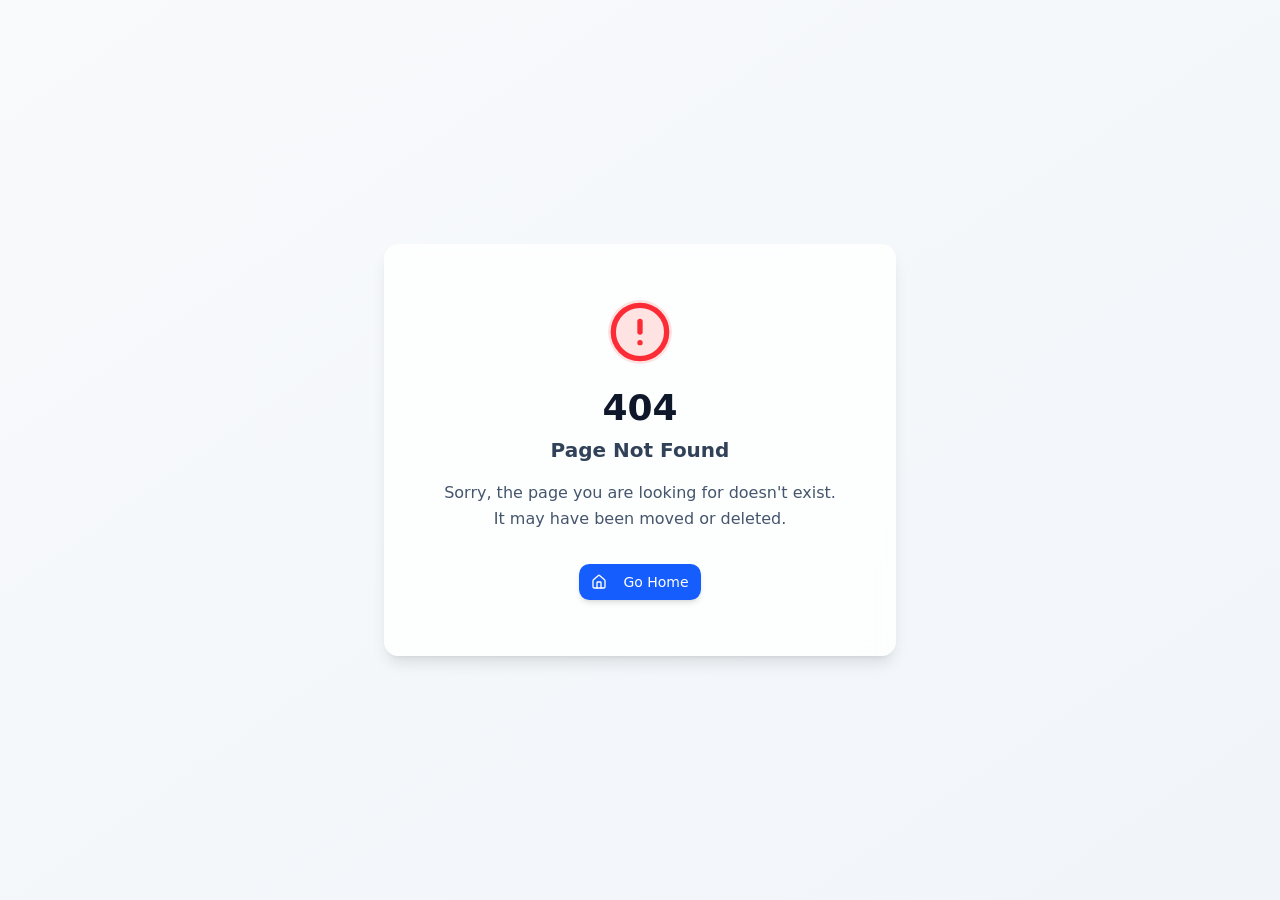
<file: spring-poem/index.html>
<!doctype html>
<html lang="en">

  <head>
    <meta charset="UTF-8" />
    <meta
      name="viewport"
      content="width=device-width, initial-scale=1.0, maximum-scale=1" />
    <title>为你写诗 - 春季最浪漫活动</title>    
    <link rel="preconnect" href="https://fonts.googleapis.com" />
    <link rel="preconnect" href="https://fonts.gstatic.com" crossorigin />
    <link href="https://fonts.googleapis.com/css2?family=Cormorant+Garamond:ital,wght@0,500;0,700;1,600&family=Noto+Serif+SC:wght@400;600;700;900&family=Noto+Sans+SC:wght@300;400;500&family=Playfair+Display:ital,wght@0,400;0,700;1,400&display=swap" rel="stylesheet" />
    <script type="module" crossorigin src="./assets/index-CNr-c3r2.js"></script>
    <link rel="stylesheet" crossorigin href="./assets/index-UmJbsYzR.css">
  <meta property="og:type" content="website">
		<meta property="og:url" content="https://poempromo-nmjdbd9x.manus.space/">
		<meta property="og:title" content="为你写诗 - 春季最浪漫活动">
		<meta property="og:description" content="一个手机端动态宣传网页，使用莫奈印象派风格背景图+CSS/JS动画实现12秒的活动宣传视频效果，包含花瓣飘落、文字浮现、画面切换等动画。">
		<meta property="og:image" content="https://files.manuscdn.com/webdev_screenshots/2026/03/19/SwRLhjy89W5aCcQX4E82XY.png?x-oss-process=image/resize,w_1200/crop,h_630,x_0,y_0">
		<meta property="og:image:width" content="1200">
		<meta property="og:image:height" content="630">
		<meta name="twitter:card" content="summary_large_image">
		<meta name="twitter:title" content="为你写诗 - 春季最浪漫活动">
		<meta name="twitter:description" content="一个手机端动态宣传网页，使用莫奈印象派风格背景图+CSS/JS动画实现12秒的活动宣传视频效果，包含花瓣飘落、文字浮现、画面切换等动画。">
		<meta name="twitter:image" content="https://files.manuscdn.com/webdev_screenshots/2026/03/19/SwRLhjy89W5aCcQX4E82XY.png?x-oss-process=image/resize,w_1200/crop,h_630,x_0,y_0">
		<meta name="twitter:image:width" content="1200">
		<meta name="twitter:image:height" content="630"><link rel="canonical" href="https://poempromo-nmjdbd9x.manus.space/" /></head>

  <body>
    <script id="manus-runtime">window.__MANUS_HOST_DEV__ = false;
(function(){"use strict";var Mr={exports:{}},Kn={};/**
 * @license React
 * react-jsx-runtime.production.js
 *
 * Copyright (c) Meta Platforms, Inc. and affiliates.
 *
 * This source code is licensed under the MIT license found in the
 * LICENSE file in the root directory of this source tree.
 */var $c;function um(){if($c)return Kn;$c=1;var r=Symbol.for("react.transitional.element"),i=Symbol.for("react.fragment");function c(s,d,m){var x=null;if(m!==void 0&&(x=""+m),d.key!==void 0&&(x=""+d.key),"key"in d){m={};for(var R in d)R!=="key"&&(m[R]=d[R])}else m=d;return d=m.ref,{$$typeof:r,type:s,key:x,ref:d!==void 0?d:null,props:m}}return Kn.Fragment=i,Kn.jsx=c,Kn.jsxs=c,Kn}var Fc;function dm(){return Fc||(Fc=1,Mr.exports=um()),Mr.exports}var h=dm(),Ar={exports:{}},Pn={},Rr={exports:{}},Nr={};/**
 * @license React
 * scheduler.production.js
 *
 * Copyright (c) Meta Platforms, Inc. and affiliates.
 *
 * This source code is licensed under the MIT license found in the
 * LICENSE file in the root directory of this source tree.
 */var Ic;function fm(){return Ic||(Ic=1,function(r){function i(A,q){var B=A.length;A.push(q);t:for(;0<B;){var bt=B-1>>>1,p=A[bt];if(0<d(p,q))A[bt]=q,A[B]=p,B=bt;else break t}}function c(A){return A.length===0?null:A[0]}function s(A){if(A.length===0)return null;var q=A[0],B=A.pop();if(B!==q){A[0]=B;t:for(var bt=0,p=A.length,O=p>>>1;bt<O;){var X=2*(bt+1)-1,G=A[X],Z=X+1,st=A[Z];if(0>d(G,B))Z<p&&0>d(st,G)?(A[bt]=st,A[Z]=B,bt=Z):(A[bt]=G,A[X]=B,bt=X);else if(Z<p&&0>d(st,B))A[bt]=st,A[Z]=B,bt=Z;else break t}}return q}function d(A,q){var B=A.sortIndex-q.sortIndex;return B!==0?B:A.id-q.id}if(r.unstable_now=void 0,typeof performance=="object"&&typeof performance.now=="function"){var m=performance;r.unstable_now=function(){return m.now()}}else{var x=Date,R=x.now();r.unstable_now=function(){return x.now()-R}}var C=[],v=[],D=1,j=null,J=3,at=!1,$=!1,nt=!1,ct=!1,ht=typeof setTimeout=="function"?setTimeout:null,St=typeof clearTimeout=="function"?clearTimeout:null,_=typeof setImmediate<"u"?setImmediate:null;function Y(A){for(var q=c(v);q!==null;){if(q.callback===null)s(v);else if(q.startTime<=A)s(v),q.sortIndex=q.expirationTime,i(C,q);else break;q=c(v)}}function H(A){if(nt=!1,Y(A),!$)if(c(C)!==null)$=!0,it||(it=!0,Bt());else{var q=c(v);q!==null&&Mt(H,q.startTime-A)}}var it=!1,rt=-1,V=5,xt=-1;function Be(){return ct?!0:!(r.unstable_now()-xt<V)}function te(){if(ct=!1,it){var A=r.unstable_now();xt=A;var q=!0;try{t:{$=!1,nt&&(nt=!1,St(rt),rt=-1),at=!0;var B=J;try{e:{for(Y(A),j=c(C);j!==null&&!(j.expirationTime>A&&Be());){var bt=j.callback;if(typeof bt=="function"){j.callback=null,J=j.priorityLevel;var p=bt(j.expirationTime<=A);if(A=r.unstable_now(),typeof p=="function"){j.callback=p,Y(A),q=!0;break e}j===c(C)&&s(C),Y(A)}else s(C);j=c(C)}if(j!==null)q=!0;else{var O=c(v);O!==null&&Mt(H,O.startTime-A),q=!1}}break t}finally{j=null,J=B,at=!1}q=void 0}}finally{q?Bt():it=!1}}}var Bt;if(typeof _=="function")Bt=function(){_(te)};else if(typeof MessageChannel<"u"){var me=new MessageChannel,Se=me.port2;me.port1.onmessage=te,Bt=function(){Se.postMessage(null)}}else Bt=function(){ht(te,0)};function Mt(A,q){rt=ht(function(){A(r.unstable_now())},q)}r.unstable_IdlePriority=5,r.unstable_ImmediatePriority=1,r.unstable_LowPriority=4,r.unstable_NormalPriority=3,r.unstable_Profiling=null,r.unstable_UserBlockingPriority=2,r.unstable_cancelCallback=function(A){A.callback=null},r.unstable_forceFrameRate=function(A){0>A||125<A?console.error("forceFrameRate takes a positive int between 0 and 125, forcing frame rates higher than 125 fps is not supported"):V=0<A?Math.floor(1e3/A):5},r.unstable_getCurrentPriorityLevel=function(){return J},r.unstable_next=function(A){switch(J){case 1:case 2:case 3:var q=3;break;default:q=J}var B=J;J=q;try{return A()}finally{J=B}},r.unstable_requestPaint=function(){ct=!0},r.unstable_runWithPriority=function(A,q){switch(A){case 1:case 2:case 3:case 4:case 5:break;default:A=3}var B=J;J=A;try{return q()}finally{J=B}},r.unstable_scheduleCallback=function(A,q,B){var bt=r.unstable_now();switch(typeof B=="object"&&B!==null?(B=B.delay,B=typeof B=="number"&&0<B?bt+B:bt):B=bt,A){case 1:var p=-1;break;case 2:p=250;break;case 5:p=1073741823;break;case 4:p=1e4;break;default:p=5e3}return p=B+p,A={id:D++,callback:q,priorityLevel:A,startTime:B,expirationTime:p,sortIndex:-1},B>bt?(A.sortIndex=B,i(v,A),c(C)===null&&A===c(v)&&(nt?(St(rt),rt=-1):nt=!0,Mt(H,B-bt))):(A.sortIndex=p,i(C,A),$||at||($=!0,it||(it=!0,Bt()))),A},r.unstable_shouldYield=Be,r.unstable_wrapCallback=function(A){var q=J;return function(){var B=J;J=q;try{return A.apply(this,arguments)}finally{J=B}}}}(Nr)),Nr}var tu;function hm(){return tu||(tu=1,Rr.exports=fm()),Rr.exports}var zr={exports:{}},ut={};/**
 * @license React
 * react.production.js
 *
 * Copyright (c) Meta Platforms, Inc. and affiliates.
 *
 * This source code is licensed under the MIT license found in the
 * LICENSE file in the root directory of this source tree.
 */var eu;function mm(){if(eu)return ut;eu=1;var r=Symbol.for("react.transitional.element"),i=Symbol.for("react.portal"),c=Symbol.for("react.fragment"),s=Symbol.for("react.strict_mode"),d=Symbol.for("react.profiler"),m=Symbol.for("react.consumer"),x=Symbol.for("react.context"),R=Symbol.for("react.forward_ref"),C=Symbol.for("react.suspense"),v=Symbol.for("react.memo"),D=Symbol.for("react.lazy"),j=Symbol.iterator;function J(p){return p===null||typeof p!="object"?null:(p=j&&p[j]||p["@@iterator"],typeof p=="function"?p:null)}var at={isMounted:function(){return!1},enqueueForceUpdate:function(){},enqueueReplaceState:function(){},enqueueSetState:function(){}},$=Object.assign,nt={};function ct(p,O,X){this.props=p,this.context=O,this.refs=nt,this.updater=X||at}ct.prototype.isReactComponent={},ct.prototype.setState=function(p,O){if(typeof p!="object"&&typeof p!="function"&&p!=null)throw Error("takes an object of state variables to update or a function which returns an object of state variables.");this.updater.enqueueSetState(this,p,O,"setState")},ct.prototype.forceUpdate=function(p){this.updater.enqueueForceUpdate(this,p,"forceUpdate")};function ht(){}ht.prototype=ct.prototype;function St(p,O,X){this.props=p,this.context=O,this.refs=nt,this.updater=X||at}var _=St.prototype=new ht;_.constructor=St,$(_,ct.prototype),_.isPureReactComponent=!0;var Y=Array.isArray,H={H:null,A:null,T:null,S:null,V:null},it=Object.prototype.hasOwnProperty;function rt(p,O,X,G,Z,st){return X=st.ref,{$$typeof:r,type:p,key:O,ref:X!==void 0?X:null,props:st}}function V(p,O){return rt(p.type,O,void 0,void 0,void 0,p.props)}function xt(p){return typeof p=="object"&&p!==null&&p.$$typeof===r}function Be(p){var O={"=":"=0",":":"=2"};return"$"+p.replace(/[=:]/g,function(X){return O[X]})}var te=/\/+/g;function Bt(p,O){return typeof p=="object"&&p!==null&&p.key!=null?Be(""+p.key):O.toString(36)}function me(){}function Se(p){switch(p.status){case"fulfilled":return p.value;case"rejected":throw p.reason;default:switch(typeof p.status=="string"?p.then(me,me):(p.status="pending",p.then(function(O){p.status==="pending"&&(p.status="fulfilled",p.value=O)},function(O){p.status==="pending"&&(p.status="rejected",p.reason=O)})),p.status){case"fulfilled":return p.value;case"rejected":throw p.reason}}throw p}function Mt(p,O,X,G,Z){var st=typeof p;(st==="undefined"||st==="boolean")&&(p=null);var I=!1;if(p===null)I=!0;else switch(st){case"bigint":case"string":case"number":I=!0;break;case"object":switch(p.$$typeof){case r:case i:I=!0;break;case D:return I=p._init,Mt(I(p._payload),O,X,G,Z)}}if(I)return Z=Z(p),I=G===""?"."+Bt(p,0):G,Y(Z)?(X="",I!=null&&(X=I.replace(te,"$&/")+"/"),Mt(Z,O,X,"",function(Jt){return Jt})):Z!=null&&(xt(Z)&&(Z=V(Z,X+(Z.key==null||p&&p.key===Z.key?"":(""+Z.key).replace(te,"$&/")+"/")+I)),O.push(Z)),1;I=0;var gt=G===""?".":G+":";if(Y(p))for(var Tt=0;Tt<p.length;Tt++)G=p[Tt],st=gt+Bt(G,Tt),I+=Mt(G,O,X,st,Z);else if(Tt=J(p),typeof Tt=="function")for(p=Tt.call(p),Tt=0;!(G=p.next()).done;)G=G.value,st=gt+Bt(G,Tt++),I+=Mt(G,O,X,st,Z);else if(st==="object"){if(typeof p.then=="function")return Mt(Se(p),O,X,G,Z);throw O=String(p),Error("Objects are not valid as a React child (found: "+(O==="[object Object]"?"object with keys {"+Object.keys(p).join(", ")+"}":O)+"). If you meant to render a collection of children, use an array instead.")}return I}function A(p,O,X){if(p==null)return p;var G=[],Z=0;return Mt(p,G,"","",function(st){return O.call(X,st,Z++)}),G}function q(p){if(p._status===-1){var O=p._result;O=O(),O.then(function(X){(p._status===0||p._status===-1)&&(p._status=1,p._result=X)},function(X){(p._status===0||p._status===-1)&&(p._status=2,p._result=X)}),p._status===-1&&(p._status=0,p._result=O)}if(p._status===1)return p._result.default;throw p._result}var B=typeof reportError=="function"?reportError:function(p){if(typeof window=="object"&&typeof window.ErrorEvent=="function"){var O=new window.ErrorEvent("error",{bubbles:!0,cancelable:!0,message:typeof p=="object"&&p!==null&&typeof p.message=="string"?String(p.message):String(p),error:p});if(!window.dispatchEvent(O))return}else if(typeof process=="object"&&typeof process.emit=="function"){process.emit("uncaughtException",p);return}console.error(p)};function bt(){}return ut.Children={map:A,forEach:function(p,O,X){A(p,function(){O.apply(this,arguments)},X)},count:function(p){var O=0;return A(p,function(){O++}),O},toArray:function(p){return A(p,function(O){return O})||[]},only:function(p){if(!xt(p))throw Error("React.Children.only expected to receive a single React element child.");return p}},ut.Component=ct,ut.Fragment=c,ut.Profiler=d,ut.PureComponent=St,ut.StrictMode=s,ut.Suspense=C,ut.__CLIENT_INTERNALS_DO_NOT_USE_OR_WARN_USERS_THEY_CANNOT_UPGRADE=H,ut.__COMPILER_RUNTIME={__proto__:null,c:function(p){return H.H.useMemoCache(p)}},ut.cache=function(p){return function(){return p.apply(null,arguments)}},ut.cloneElement=function(p,O,X){if(p==null)throw Error("The argument must be a React element, but you passed "+p+".");var G=$({},p.props),Z=p.key,st=void 0;if(O!=null)for(I in O.ref!==void 0&&(st=void 0),O.key!==void 0&&(Z=""+O.key),O)!it.call(O,I)||I==="key"||I==="__self"||I==="__source"||I==="ref"&&O.ref===void 0||(G[I]=O[I]);var I=arguments.length-2;if(I===1)G.children=X;else if(1<I){for(var gt=Array(I),Tt=0;Tt<I;Tt++)gt[Tt]=arguments[Tt+2];G.children=gt}return rt(p.type,Z,void 0,void 0,st,G)},ut.createContext=function(p){return p={$$typeof:x,_currentValue:p,_currentValue2:p,_threadCount:0,Provider:null,Consumer:null},p.Provider=p,p.Consumer={$$typeof:m,_context:p},p},ut.createElement=function(p,O,X){var G,Z={},st=null;if(O!=null)for(G in O.key!==void 0&&(st=""+O.key),O)it.call(O,G)&&G!=="key"&&G!=="__self"&&G!=="__source"&&(Z[G]=O[G]);var I=arguments.length-2;if(I===1)Z.children=X;else if(1<I){for(var gt=Array(I),Tt=0;Tt<I;Tt++)gt[Tt]=arguments[Tt+2];Z.children=gt}if(p&&p.defaultProps)for(G in I=p.defaultProps,I)Z[G]===void 0&&(Z[G]=I[G]);return rt(p,st,void 0,void 0,null,Z)},ut.createRef=function(){return{current:null}},ut.forwardRef=function(p){return{$$typeof:R,render:p}},ut.isValidElement=xt,ut.lazy=function(p){return{$$typeof:D,_payload:{_status:-1,_result:p},_init:q}},ut.memo=function(p,O){return{$$typeof:v,type:p,compare:O===void 0?null:O}},ut.startTransition=function(p){var O=H.T,X={};H.T=X;try{var G=p(),Z=H.S;Z!==null&&Z(X,G),typeof G=="object"&&G!==null&&typeof G.then=="function"&&G.then(bt,B)}catch(st){B(st)}finally{H.T=O}},ut.unstable_useCacheRefresh=function(){return H.H.useCacheRefresh()},ut.use=function(p){return H.H.use(p)},ut.useActionState=function(p,O,X){return H.H.useActionState(p,O,X)},ut.useCallback=function(p,O){return H.H.useCallback(p,O)},ut.useContext=function(p){return H.H.useContext(p)},ut.useDebugValue=function(){},ut.useDeferredValue=function(p,O){return H.H.useDeferredValue(p,O)},ut.useEffect=function(p,O,X){var G=H.H;if(typeof X=="function")throw Error("useEffect CRUD overload is not enabled in this build of React.");return G.useEffect(p,O)},ut.useId=function(){return H.H.useId()},ut.useImperativeHandle=function(p,O,X){return H.H.useImperativeHandle(p,O,X)},ut.useInsertionEffect=function(p,O){return H.H.useInsertionEffect(p,O)},ut.useLayoutEffect=function(p,O){return H.H.useLayoutEffect(p,O)},ut.useMemo=function(p,O){return H.H.useMemo(p,O)},ut.useOptimistic=function(p,O){return H.H.useOptimistic(p,O)},ut.useReducer=function(p,O,X){return H.H.useReducer(p,O,X)},ut.useRef=function(p){return H.H.useRef(p)},ut.useState=function(p){return H.H.useState(p)},ut.useSyncExternalStore=function(p,O,X){return H.H.useSyncExternalStore(p,O,X)},ut.useTransition=function(){return H.H.useTransition()},ut.version="19.1.1",ut}var lu;function _r(){return lu||(lu=1,zr.exports=mm()),zr.exports}var kr={exports:{}},he={};/**
 * @license React
 * react-dom.production.js
 *
 * Copyright (c) Meta Platforms, Inc. and affiliates.
 *
 * This source code is licensed under the MIT license found in the
 * LICENSE file in the root directory of this source tree.
 */var au;function gm(){if(au)return he;au=1;var r=_r();function i(C){var v="https://react.dev/errors/"+C;if(1<arguments.length){v+="?args[]="+encodeURIComponent(arguments[1]);for(var D=2;D<arguments.length;D++)v+="&args[]="+encodeURIComponent(arguments[D])}return"Minified React error #"+C+"; visit "+v+" for the full message or use the non-minified dev environment for full errors and additional helpful warnings."}function c(){}var s={d:{f:c,r:function(){throw Error(i(522))},D:c,C:c,L:c,m:c,X:c,S:c,M:c},p:0,findDOMNode:null},d=Symbol.for("react.portal");function m(C,v,D){var j=3<arguments.length&&arguments[3]!==void 0?arguments[3]:null;return{$$typeof:d,key:j==null?null:""+j,children:C,containerInfo:v,implementation:D}}var x=r.__CLIENT_INTERNALS_DO_NOT_USE_OR_WARN_USERS_THEY_CANNOT_UPGRADE;function R(C,v){if(C==="font")return"";if(typeof v=="string")return v==="use-credentials"?v:""}return he.__DOM_INTERNALS_DO_NOT_USE_OR_WARN_USERS_THEY_CANNOT_UPGRADE=s,he.createPortal=function(C,v){var D=2<arguments.length&&arguments[2]!==void 0?arguments[2]:null;if(!v||v.nodeType!==1&&v.nodeType!==9&&v.nodeType!==11)throw Error(i(299));return m(C,v,null,D)},he.flushSync=function(C){var v=x.T,D=s.p;try{if(x.T=null,s.p=2,C)return C()}finally{x.T=v,s.p=D,s.d.f()}},he.preconnect=function(C,v){typeof C=="string"&&(v?(v=v.crossOrigin,v=typeof v=="string"?v==="use-credentials"?v:"":void 0):v=null,s.d.C(C,v))},he.prefetchDNS=function(C){typeof C=="string"&&s.d.D(C)},he.preinit=function(C,v){if(typeof C=="string"&&v&&typeof v.as=="string"){var D=v.as,j=R(D,v.crossOrigin),J=typeof v.integrity=="string"?v.integrity:void 0,at=typeof v.fetchPriority=="string"?v.fetchPriority:void 0;D==="style"?s.d.S(C,typeof v.precedence=="string"?v.precedence:void 0,{crossOrigin:j,integrity:J,fetchPriority:at}):D==="script"&&s.d.X(C,{crossOrigin:j,integrity:J,fetchPriority:at,nonce:typeof v.nonce=="string"?v.nonce:void 0})}},he.preinitModule=function(C,v){if(typeof C=="string")if(typeof v=="object"&&v!==null){if(v.as==null||v.as==="script"){var D=R(v.as,v.crossOrigin);s.d.M(C,{crossOrigin:D,integrity:typeof v.integrity=="string"?v.integrity:void 0,nonce:typeof v.nonce=="string"?v.nonce:void 0})}}else v==null&&s.d.M(C)},he.preload=function(C,v){if(typeof C=="string"&&typeof v=="object"&&v!==null&&typeof v.as=="string"){var D=v.as,j=R(D,v.crossOrigin);s.d.L(C,D,{crossOrigin:j,integrity:typeof v.integrity=="string"?v.integrity:void 0,nonce:typeof v.nonce=="string"?v.nonce:void 0,type:typeof v.type=="string"?v.type:void 0,fetchPriority:typeof v.fetchPriority=="string"?v.fetchPriority:void 0,referrerPolicy:typeof v.referrerPolicy=="string"?v.referrerPolicy:void 0,imageSrcSet:typeof v.imageSrcSet=="string"?v.imageSrcSet:void 0,imageSizes:typeof v.imageSizes=="string"?v.imageSizes:void 0,media:typeof v.media=="string"?v.media:void 0})}},he.preloadModule=function(C,v){if(typeof C=="string")if(v){var D=R(v.as,v.crossOrigin);s.d.m(C,{as:typeof v.as=="string"&&v.as!=="script"?v.as:void 0,crossOrigin:D,integrity:typeof v.integrity=="string"?v.integrity:void 0})}else s.d.m(C)},he.requestFormReset=function(C){s.d.r(C)},he.unstable_batchedUpdates=function(C,v){return C(v)},he.useFormState=function(C,v,D){return x.H.useFormState(C,v,D)},he.useFormStatus=function(){return x.H.useHostTransitionStatus()},he.version="19.1.1",he}var nu;function pm(){if(nu)return kr.exports;nu=1;function r(){if(!(typeof __REACT_DEVTOOLS_GLOBAL_HOOK__>"u"||typeof __REACT_DEVTOOLS_GLOBAL_HOOK__.checkDCE!="function"))try{__REACT_DEVTOOLS_GLOBAL_HOOK__.checkDCE(r)}catch(i){console.error(i)}}return r(),kr.exports=gm(),kr.exports}/**
 * @license React
 * react-dom-client.production.js
 *
 * Copyright (c) Meta Platforms, Inc. and affiliates.
 *
 * This source code is licensed under the MIT license found in the
 * LICENSE file in the root directory of this source tree.
 */var ou;function ym(){if(ou)return Pn;ou=1;var r=hm(),i=_r(),c=pm();function s(t){var e="https://react.dev/errors/"+t;if(1<arguments.length){e+="?args[]="+encodeURIComponent(arguments[1]);for(var l=2;l<arguments.length;l++)e+="&args[]="+encodeURIComponent(arguments[l])}return"Minified React error #"+t+"; visit "+e+" for the full message or use the non-minified dev environment for full errors and additional helpful warnings."}function d(t){return!(!t||t.nodeType!==1&&t.nodeType!==9&&t.nodeType!==11)}function m(t){var e=t,l=t;if(t.alternate)for(;e.return;)e=e.return;else{t=e;do e=t,(e.flags&4098)!==0&&(l=e.return),t=e.return;while(t)}return e.tag===3?l:null}function x(t){if(t.tag===13){var e=t.memoizedState;if(e===null&&(t=t.alternate,t!==null&&(e=t.memoizedState)),e!==null)return e.dehydrated}return null}function R(t){if(m(t)!==t)throw Error(s(188))}function C(t){var e=t.alternate;if(!e){if(e=m(t),e===null)throw Error(s(188));return e!==t?null:t}for(var l=t,a=e;;){var n=l.return;if(n===null)break;var o=n.alternate;if(o===null){if(a=n.return,a!==null){l=a;continue}break}if(n.child===o.child){for(o=n.child;o;){if(o===l)return R(n),t;if(o===a)return R(n),e;o=o.sibling}throw Error(s(188))}if(l.return!==a.return)l=n,a=o;else{for(var u=!1,f=n.child;f;){if(f===l){u=!0,l=n,a=o;break}if(f===a){u=!0,a=n,l=o;break}f=f.sibling}if(!u){for(f=o.child;f;){if(f===l){u=!0,l=o,a=n;break}if(f===a){u=!0,a=o,l=n;break}f=f.sibling}if(!u)throw Error(s(189))}}if(l.alternate!==a)throw Error(s(190))}if(l.tag!==3)throw Error(s(188));return l.stateNode.current===l?t:e}function v(t){var e=t.tag;if(e===5||e===26||e===27||e===6)return t;for(t=t.child;t!==null;){if(e=v(t),e!==null)return e;t=t.sibling}return null}var D=Object.assign,j=Symbol.for("react.element"),J=Symbol.for("react.transitional.element"),at=Symbol.for("react.portal"),$=Symbol.for("react.fragment"),nt=Symbol.for("react.strict_mode"),ct=Symbol.for("react.profiler"),ht=Symbol.for("react.provider"),St=Symbol.for("react.consumer"),_=Symbol.for("react.context"),Y=Symbol.for("react.forward_ref"),H=Symbol.for("react.suspense"),it=Symbol.for("react.suspense_list"),rt=Symbol.for("react.memo"),V=Symbol.for("react.lazy"),xt=Symbol.for("react.activity"),Be=Symbol.for("react.memo_cache_sentinel"),te=Symbol.iterator;function Bt(t){return t===null||typeof t!="object"?null:(t=te&&t[te]||t["@@iterator"],typeof t=="function"?t:null)}var me=Symbol.for("react.client.reference");function Se(t){if(t==null)return null;if(typeof t=="function")return t.$$typeof===me?null:t.displayName||t.name||null;if(typeof t=="string")return t;switch(t){case $:return"Fragment";case ct:return"Profiler";case nt:return"StrictMode";case H:return"Suspense";case it:return"SuspenseList";case xt:return"Activity"}if(typeof t=="object")switch(t.$$typeof){case at:return"Portal";case _:return(t.displayName||"Context")+".Provider";case St:return(t._context.displayName||"Context")+".Consumer";case Y:var e=t.render;return t=t.displayName,t||(t=e.displayName||e.name||"",t=t!==""?"ForwardRef("+t+")":"ForwardRef"),t;case rt:return e=t.displayName||null,e!==null?e:Se(t.type)||"Memo";case V:e=t._payload,t=t._init;try{return Se(t(e))}catch{}}return null}var Mt=Array.isArray,A=i.__CLIENT_INTERNALS_DO_NOT_USE_OR_WARN_USERS_THEY_CANNOT_UPGRADE,q=c.__DOM_INTERNALS_DO_NOT_USE_OR_WARN_USERS_THEY_CANNOT_UPGRADE,B={pending:!1,data:null,method:null,action:null},bt=[],p=-1;function O(t){return{current:t}}function X(t){0>p||(t.current=bt[p],bt[p]=null,p--)}function G(t,e){p++,bt[p]=t.current,t.current=e}var Z=O(null),st=O(null),I=O(null),gt=O(null);function Tt(t,e){switch(G(I,e),G(st,t),G(Z,null),e.nodeType){case 9:case 11:t=(t=e.documentElement)&&(t=t.namespaceURI)?Hh(t):0;break;default:if(t=e.tagName,e=e.namespaceURI)e=Hh(e),t=Uh(e,t);else switch(t){case"svg":t=1;break;case"math":t=2;break;default:t=0}}X(Z),G(Z,t)}function Jt(){X(Z),X(st),X(I)}function Ke(t){t.memoizedState!==null&&G(gt,t);var e=Z.current,l=Uh(e,t.type);e!==l&&(G(st,t),G(Z,l))}function Ce(t){st.current===t&&(X(Z),X(st)),gt.current===t&&(X(gt),Wo._currentValue=B)}var Pe=Object.prototype.hasOwnProperty,yl=r.unstable_scheduleCallback,sn=r.unstable_cancelCallback,Ca=r.unstable_shouldYield,ri=r.unstable_requestPaint,ge=r.unstable_now,si=r.unstable_getCurrentPriorityLevel,Ul=r.unstable_ImmediatePriority,Fn=r.unstable_UserBlockingPriority,nl=r.unstable_NormalPriority,ci=r.unstable_LowPriority,Gl=r.unstable_IdlePriority,ui=r.log,Ea=r.unstable_setDisableYieldValue,ql=null,Wt=null;function Je(t){if(typeof ui=="function"&&Ea(t),Wt&&typeof Wt.setStrictMode=="function")try{Wt.setStrictMode(ql,t)}catch{}}var $t=Math.clz32?Math.clz32:fi,di=Math.log,Ta=Math.LN2;function fi(t){return t>>>=0,t===0?32:31-(di(t)/Ta|0)|0}var L=256,cn=4194304;function vl(t){var e=t&42;if(e!==0)return e;switch(t&-t){case 1:return 1;case 2:return 2;case 4:return 4;case 8:return 8;case 16:return 16;case 32:return 32;case 64:return 64;case 128:return 128;case 256:case 512:case 1024:case 2048:case 4096:case 8192:case 16384:case 32768:case 65536:case 131072:case 262144:case 524288:case 1048576:case 2097152:return t&4194048;case 4194304:case 8388608:case 16777216:case 33554432:return t&62914560;case 67108864:return 67108864;case 134217728:return 134217728;case 268435456:return 268435456;case 536870912:return 536870912;case 1073741824:return 0;default:return t}}function un(t,e,l){var a=t.pendingLanes;if(a===0)return 0;var n=0,o=t.suspendedLanes,u=t.pingedLanes;t=t.warmLanes;var f=a&134217727;return f!==0?(a=f&~o,a!==0?n=vl(a):(u&=f,u!==0?n=vl(u):l||(l=f&~t,l!==0&&(n=vl(l))))):(f=a&~o,f!==0?n=vl(f):u!==0?n=vl(u):l||(l=a&~t,l!==0&&(n=vl(l)))),n===0?0:e!==0&&e!==n&&(e&o)===0&&(o=n&-n,l=e&-e,o>=l||o===32&&(l&4194048)!==0)?e:n}function Dt(t,e){return(t.pendingLanes&~(t.suspendedLanes&~t.pingedLanes)&e)===0}function In(t,e){switch(t){case 1:case 2:case 4:case 8:case 64:return e+250;case 16:case 32:case 128:case 256:case 512:case 1024:case 2048:case 4096:case 8192:case 16384:case 32768:case 65536:case 131072:case 262144:case 524288:case 1048576:case 2097152:return e+5e3;case 4194304:case 8388608:case 16777216:case 33554432:return-1;case 67108864:case 134217728:case 268435456:case 536870912:case 1073741824:return-1;default:return-1}}function to(){var t=L;return L<<=1,(L&4194048)===0&&(L=256),t}function hi(){var t=cn;return cn<<=1,(cn&62914560)===0&&(cn=4194304),t}function eo(t){for(var e=[],l=0;31>l;l++)e.push(t);return e}function Da(t,e){t.pendingLanes|=e,e!==268435456&&(t.suspendedLanes=0,t.pingedLanes=0,t.warmLanes=0)}function Ir(t,e,l,a,n,o){var u=t.pendingLanes;t.pendingLanes=l,t.suspendedLanes=0,t.pingedLanes=0,t.warmLanes=0,t.expiredLanes&=l,t.entangledLanes&=l,t.errorRecoveryDisabledLanes&=l,t.shellSuspendCounter=0;var f=t.entanglements,g=t.expirationTimes,S=t.hiddenUpdates;for(l=u&~l;0<l;){var N=31-$t(l),k=1<<N;f[N]=0,g[N]=-1;var E=S[N];if(E!==null)for(S[N]=null,N=0;N<E.length;N++){var T=E[N];T!==null&&(T.lane&=-536870913)}l&=~k}a!==0&&mi(t,a,0),o!==0&&n===0&&t.tag!==0&&(t.suspendedLanes|=o&~(u&~e))}function mi(t,e,l){t.pendingLanes|=e,t.suspendedLanes&=~e;var a=31-$t(e);t.entangledLanes|=e,t.entanglements[a]=t.entanglements[a]|1073741824|l&4194090}function gi(t,e){var l=t.entangledLanes|=e;for(t=t.entanglements;l;){var a=31-$t(l),n=1<<a;n&e|t[a]&e&&(t[a]|=e),l&=~n}}function lo(t){switch(t){case 2:t=1;break;case 8:t=4;break;case 32:t=16;break;case 256:case 512:case 1024:case 2048:case 4096:case 8192:case 16384:case 32768:case 65536:case 131072:case 262144:case 524288:case 1048576:case 2097152:case 4194304:case 8388608:case 16777216:case 33554432:t=128;break;case 268435456:t=134217728;break;default:t=0}return t}function ao(t){return t&=-t,2<t?8<t?(t&134217727)!==0?32:268435456:8:2}function pi(){var t=q.p;return t!==0?t:(t=window.event,t===void 0?32:nm(t.type))}function ts(t,e){var l=q.p;try{return q.p=t,e()}finally{q.p=l}}var ol=Math.random().toString(36).slice(2),ee="__reactFiber$"+ol,pe="__reactProps$"+ol,Yl="__reactContainer$"+ol,no="__reactEvents$"+ol,es="__reactListeners$"+ol,ls="__reactHandles$"+ol,yi="__reactResources$"+ol,Ma="__reactMarker$"+ol;function oo(t){delete t[ee],delete t[pe],delete t[no],delete t[es],delete t[ls]}function Vl(t){var e=t[ee];if(e)return e;for(var l=t.parentNode;l;){if(e=l[Yl]||l[ee]){if(l=e.alternate,e.child!==null||l!==null&&l.child!==null)for(t=Vh(t);t!==null;){if(l=t[ee])return l;t=Vh(t)}return e}t=l,l=t.parentNode}return null}function Xl(t){if(t=t[ee]||t[Yl]){var e=t.tag;if(e===5||e===6||e===13||e===26||e===27||e===3)return t}return null}function Aa(t){var e=t.tag;if(e===5||e===26||e===27||e===6)return t.stateNode;throw Error(s(33))}function Zl(t){var e=t[yi];return e||(e=t[yi]={hoistableStyles:new Map,hoistableScripts:new Map}),e}function Vt(t){t[Ma]=!0}var vi=new Set,bi={};function bl(t,e){We(t,e),We(t+"Capture",e)}function We(t,e){for(bi[t]=e,t=0;t<e.length;t++)vi.add(e[t])}var as=RegExp("^[:A-Z_a-z\\u00C0-\\u00D6\\u00D8-\\u00F6\\u00F8-\\u02FF\\u0370-\\u037D\\u037F-\\u1FFF\\u200C-\\u200D\\u2070-\\u218F\\u2C00-\\u2FEF\\u3001-\\uD7FF\\uF900-\\uFDCF\\uFDF0-\\uFFFD][:A-Z_a-z\\u00C0-\\u00D6\\u00D8-\\u00F6\\u00F8-\\u02FF\\u0370-\\u037D\\u037F-\\u1FFF\\u200C-\\u200D\\u2070-\\u218F\\u2C00-\\u2FEF\\u3001-\\uD7FF\\uF900-\\uFDCF\\uFDF0-\\uFFFD\\-.0-9\\u00B7\\u0300-\\u036F\\u203F-\\u2040]*$"),xi={},wi={};function Ra(t){return Pe.call(wi,t)?!0:Pe.call(xi,t)?!1:as.test(t)?wi[t]=!0:(xi[t]=!0,!1)}function M(t,e,l){if(Ra(e))if(l===null)t.removeAttribute(e);else{switch(typeof l){case"undefined":case"function":case"symbol":t.removeAttribute(e);return;case"boolean":var a=e.toLowerCase().slice(0,5);if(a!=="data-"&&a!=="aria-"){t.removeAttribute(e);return}}t.setAttribute(e,""+l)}}function tt(t,e,l){if(l===null)t.removeAttribute(e);else{switch(typeof l){case"undefined":case"function":case"symbol":case"boolean":t.removeAttribute(e);return}t.setAttribute(e,""+l)}}function Ot(t,e,l,a){if(a===null)t.removeAttribute(l);else{switch(typeof a){case"undefined":case"function":case"symbol":case"boolean":t.removeAttribute(l);return}t.setAttributeNS(e,l,""+a)}}var le,Ee;function ae(t){if(le===void 0)try{throw Error()}catch(l){var e=l.stack.trim().match(/\n( *(at )?)/);le=e&&e[1]||"",Ee=-1<l.stack.indexOf(`
    at`)?" (<anonymous>)":-1<l.stack.indexOf("@")?"@unknown:0:0":""}return`
`+le+t+Ee}var Le=!1;function He(t,e){if(!t||Le)return"";Le=!0;var l=Error.prepareStackTrace;Error.prepareStackTrace=void 0;try{var a={DetermineComponentFrameRoot:function(){try{if(e){var k=function(){throw Error()};if(Object.defineProperty(k.prototype,"props",{set:function(){throw Error()}}),typeof Reflect=="object"&&Reflect.construct){try{Reflect.construct(k,[])}catch(T){var E=T}Reflect.construct(t,[],k)}else{try{k.call()}catch(T){E=T}t.call(k.prototype)}}else{try{throw Error()}catch(T){E=T}(k=t())&&typeof k.catch=="function"&&k.catch(function(){})}}catch(T){if(T&&E&&typeof T.stack=="string")return[T.stack,E.stack]}return[null,null]}};a.DetermineComponentFrameRoot.displayName="DetermineComponentFrameRoot";var n=Object.getOwnPropertyDescriptor(a.DetermineComponentFrameRoot,"name");n&&n.configurable&&Object.defineProperty(a.DetermineComponentFrameRoot,"name",{value:"DetermineComponentFrameRoot"});var o=a.DetermineComponentFrameRoot(),u=o[0],f=o[1];if(u&&f){var g=u.split(`
`),S=f.split(`
`);for(n=a=0;a<g.length&&!g[a].includes("DetermineComponentFrameRoot");)a++;for(;n<S.length&&!S[n].includes("DetermineComponentFrameRoot");)n++;if(a===g.length||n===S.length)for(a=g.length-1,n=S.length-1;1<=a&&0<=n&&g[a]!==S[n];)n--;for(;1<=a&&0<=n;a--,n--)if(g[a]!==S[n]){if(a!==1||n!==1)do if(a--,n--,0>n||g[a]!==S[n]){var N=`
`+g[a].replace(" at new "," at ");return t.displayName&&N.includes("<anonymous>")&&(N=N.replace("<anonymous>",t.displayName)),N}while(1<=a&&0<=n);break}}}finally{Le=!1,Error.prepareStackTrace=l}return(l=t?t.displayName||t.name:"")?ae(l):""}function Ql(t){switch(t.tag){case 26:case 27:case 5:return ae(t.type);case 16:return ae("Lazy");case 13:return ae("Suspense");case 19:return ae("SuspenseList");case 0:case 15:return He(t.type,!1);case 11:return He(t.type.render,!1);case 1:return He(t.type,!0);case 31:return ae("Activity");default:return""}}function xl(t){try{var e="";do e+=Ql(t),t=t.return;while(t);return e}catch(l){return`
Error generating stack: `+l.message+`
`+l.stack}}function Xt(t){switch(typeof t){case"bigint":case"boolean":case"number":case"string":case"undefined":return t;case"object":return t;default:return""}}function il(t){var e=t.type;return(t=t.nodeName)&&t.toLowerCase()==="input"&&(e==="checkbox"||e==="radio")}function ve(t){var e=il(t)?"checked":"value",l=Object.getOwnPropertyDescriptor(t.constructor.prototype,e),a=""+t[e];if(!t.hasOwnProperty(e)&&typeof l<"u"&&typeof l.get=="function"&&typeof l.set=="function"){var n=l.get,o=l.set;return Object.defineProperty(t,e,{configurable:!0,get:function(){return n.call(this)},set:function(u){a=""+u,o.call(this,u)}}),Object.defineProperty(t,e,{enumerable:l.enumerable}),{getValue:function(){return a},setValue:function(u){a=""+u},stopTracking:function(){t._valueTracker=null,delete t[e]}}}}function re(t){t._valueTracker||(t._valueTracker=ve(t))}function rl(t){if(!t)return!1;var e=t._valueTracker;if(!e)return!0;var l=e.getValue(),a="";return t&&(a=il(t)?t.checked?"true":"false":t.value),t=a,t!==l?(e.setValue(t),!0):!1}function wl(t){if(t=t||(typeof document<"u"?document:void 0),typeof t>"u")return null;try{return t.activeElement||t.body}catch{return t.body}}var dn=/[\n"\\]/g;function se(t){return t.replace(dn,function(e){return"\\"+e.charCodeAt(0).toString(16)+" "})}function Kl(t,e,l,a,n,o,u,f){t.name="",u!=null&&typeof u!="function"&&typeof u!="symbol"&&typeof u!="boolean"?t.type=u:t.removeAttribute("type"),e!=null?u==="number"?(e===0&&t.value===""||t.value!=e)&&(t.value=""+Xt(e)):t.value!==""+Xt(e)&&(t.value=""+Xt(e)):u!=="submit"&&u!=="reset"||t.removeAttribute("value"),e!=null?Pl(t,u,Xt(e)):l!=null?Pl(t,u,Xt(l)):a!=null&&t.removeAttribute("value"),n==null&&o!=null&&(t.defaultChecked=!!o),n!=null&&(t.checked=n&&typeof n!="function"&&typeof n!="symbol"),f!=null&&typeof f!="function"&&typeof f!="symbol"&&typeof f!="boolean"?t.name=""+Xt(f):t.removeAttribute("name")}function Na(t,e,l,a,n,o,u,f){if(o!=null&&typeof o!="function"&&typeof o!="symbol"&&typeof o!="boolean"&&(t.type=o),e!=null||l!=null){if(!(o!=="submit"&&o!=="reset"||e!=null))return;l=l!=null?""+Xt(l):"",e=e!=null?""+Xt(e):l,f||e===t.value||(t.value=e),t.defaultValue=e}a=a??n,a=typeof a!="function"&&typeof a!="symbol"&&!!a,t.checked=f?t.checked:!!a,t.defaultChecked=!!a,u!=null&&typeof u!="function"&&typeof u!="symbol"&&typeof u!="boolean"&&(t.name=u)}function Pl(t,e,l){e==="number"&&wl(t.ownerDocument)===t||t.defaultValue===""+l||(t.defaultValue=""+l)}function $e(t,e,l,a){if(t=t.options,e){e={};for(var n=0;n<l.length;n++)e["$"+l[n]]=!0;for(l=0;l<t.length;l++)n=e.hasOwnProperty("$"+t[l].value),t[l].selected!==n&&(t[l].selected=n),n&&a&&(t[l].defaultSelected=!0)}else{for(l=""+Xt(l),e=null,n=0;n<t.length;n++){if(t[n].value===l){t[n].selected=!0,a&&(t[n].defaultSelected=!0);return}e!==null||t[n].disabled||(e=t[n])}e!==null&&(e.selected=!0)}}function za(t,e,l){if(e!=null&&(e=""+Xt(e),e!==t.value&&(t.value=e),l==null)){t.defaultValue!==e&&(t.defaultValue=e);return}t.defaultValue=l!=null?""+Xt(l):""}function _a(t,e,l,a){if(e==null){if(a!=null){if(l!=null)throw Error(s(92));if(Mt(a)){if(1<a.length)throw Error(s(93));a=a[0]}l=a}l==null&&(l=""),e=l}l=Xt(e),t.defaultValue=l,a=t.textContent,a===l&&a!==""&&a!==null&&(t.value=a)}function Fe(t,e){if(e){var l=t.firstChild;if(l&&l===t.lastChild&&l.nodeType===3){l.nodeValue=e;return}}t.textContent=e}var fn=new Set("animationIterationCount aspectRatio borderImageOutset borderImageSlice borderImageWidth boxFlex boxFlexGroup boxOrdinalGroup columnCount columns flex flexGrow flexPositive flexShrink flexNegative flexOrder gridArea gridRow gridRowEnd gridRowSpan gridRowStart gridColumn gridColumnEnd gridColumnSpan gridColumnStart fontWeight lineClamp lineHeight opacity order orphans scale tabSize widows zIndex zoom fillOpacity floodOpacity stopOpacity strokeDasharray strokeDashoffset strokeMiterlimit strokeOpacity strokeWidth MozAnimationIterationCount MozBoxFlex MozBoxFlexGroup MozLineClamp msAnimationIterationCount msFlex msZoom msFlexGrow msFlexNegative msFlexOrder msFlexPositive msFlexShrink msGridColumn msGridColumnSpan msGridRow msGridRowSpan WebkitAnimationIterationCount WebkitBoxFlex WebKitBoxFlexGroup WebkitBoxOrdinalGroup WebkitColumnCount WebkitColumns WebkitFlex WebkitFlexGrow WebkitFlexPositive WebkitFlexShrink WebkitLineClamp".split(" "));function ka(t,e,l){var a=e.indexOf("--")===0;l==null||typeof l=="boolean"||l===""?a?t.setProperty(e,""):e==="float"?t.cssFloat="":t[e]="":a?t.setProperty(e,l):typeof l!="number"||l===0||fn.has(e)?e==="float"?t.cssFloat=l:t[e]=(""+l).trim():t[e]=l+"px"}function Oa(t,e,l){if(e!=null&&typeof e!="object")throw Error(s(62));if(t=t.style,l!=null){for(var a in l)!l.hasOwnProperty(a)||e!=null&&e.hasOwnProperty(a)||(a.indexOf("--")===0?t.setProperty(a,""):a==="float"?t.cssFloat="":t[a]="");for(var n in e)a=e[n],e.hasOwnProperty(n)&&l[n]!==a&&ka(t,n,a)}else for(var o in e)e.hasOwnProperty(o)&&ka(t,o,e[o])}function ja(t){if(t.indexOf("-")===-1)return!1;switch(t){case"annotation-xml":case"color-profile":case"font-face":case"font-face-src":case"font-face-uri":case"font-face-format":case"font-face-name":case"missing-glyph":return!1;default:return!0}}var Si=new Map([["acceptCharset","accept-charset"],["htmlFor","for"],["httpEquiv","http-equiv"],["crossOrigin","crossorigin"],["accentHeight","accent-height"],["alignmentBaseline","alignment-baseline"],["arabicForm","arabic-form"],["baselineShift","baseline-shift"],["capHeight","cap-height"],["clipPath","clip-path"],["clipRule","clip-rule"],["colorInterpolation","color-interpolation"],["colorInterpolationFilters","color-interpolation-filters"],["colorProfile","color-profile"],["colorRendering","color-rendering"],["dominantBaseline","dominant-baseline"],["enableBackground","enable-background"],["fillOpacity","fill-opacity"],["fillRule","fill-rule"],["floodColor","flood-color"],["floodOpacity","flood-opacity"],["fontFamily","font-family"],["fontSize","font-size"],["fontSizeAdjust","font-size-adjust"],["fontStretch","font-stretch"],["fontStyle","font-style"],["fontVariant","font-variant"],["fontWeight","font-weight"],["glyphName","glyph-name"],["glyphOrientationHorizontal","glyph-orientation-horizontal"],["glyphOrientationVertical","glyph-orientation-vertical"],["horizAdvX","horiz-adv-x"],["horizOriginX","horiz-origin-x"],["imageRendering","image-rendering"],["letterSpacing","letter-spacing"],["lightingColor","lighting-color"],["markerEnd","marker-end"],["markerMid","marker-mid"],["markerStart","marker-start"],["overlinePosition","overline-position"],["overlineThickness","overline-thickness"],["paintOrder","paint-order"],["panose-1","panose-1"],["pointerEvents","pointer-events"],["renderingIntent","rendering-intent"],["shapeRendering","shape-rendering"],["stopColor","stop-color"],["stopOpacity","stop-opacity"],["strikethroughPosition","strikethrough-position"],["strikethroughThickness","strikethrough-thickness"],["strokeDasharray","stroke-dasharray"],["strokeDashoffset","stroke-dashoffset"],["strokeLinecap","stroke-linecap"],["strokeLinejoin","stroke-linejoin"],["strokeMiterlimit","stroke-miterlimit"],["strokeOpacity","stroke-opacity"],["strokeWidth","stroke-width"],["textAnchor","text-anchor"],["textDecoration","text-decoration"],["textRendering","text-rendering"],["transformOrigin","transform-origin"],["underlinePosition","underline-position"],["underlineThickness","underline-thickness"],["unicodeBidi","unicode-bidi"],["unicodeRange","unicode-range"],["unitsPerEm","units-per-em"],["vAlphabetic","v-alphabetic"],["vHanging","v-hanging"],["vIdeographic","v-ideographic"],["vMathematical","v-mathematical"],["vectorEffect","vector-effect"],["vertAdvY","vert-adv-y"],["vertOriginX","vert-origin-x"],["vertOriginY","vert-origin-y"],["wordSpacing","word-spacing"],["writingMode","writing-mode"],["xmlnsXlink","xmlns:xlink"],["xHeight","x-height"]]),Ci=/^[\u0000-\u001F ]*j[\r\n\t]*a[\r\n\t]*v[\r\n\t]*a[\r\n\t]*s[\r\n\t]*c[\r\n\t]*r[\r\n\t]*i[\r\n\t]*p[\r\n\t]*t[\r\n\t]*:/i;function Ba(t){return Ci.test(""+t)?"javascript:throw new Error('React has blocked a javascript: URL as a security precaution.')":t}var hn=null;function mn(t){return t=t.target||t.srcElement||window,t.correspondingUseElement&&(t=t.correspondingUseElement),t.nodeType===3?t.parentNode:t}var Sl=null,Cl=null;function io(t){var e=Xl(t);if(e&&(t=e.stateNode)){var l=t[pe]||null;t:switch(t=e.stateNode,e.type){case"input":if(Kl(t,l.value,l.defaultValue,l.defaultValue,l.checked,l.defaultChecked,l.type,l.name),e=l.name,l.type==="radio"&&e!=null){for(l=t;l.parentNode;)l=l.parentNode;for(l=l.querySelectorAll('input[name="'+se(""+e)+'"][type="radio"]'),e=0;e<l.length;e++){var a=l[e];if(a!==t&&a.form===t.form){var n=a[pe]||null;if(!n)throw Error(s(90));Kl(a,n.value,n.defaultValue,n.defaultValue,n.checked,n.defaultChecked,n.type,n.name)}}for(e=0;e<l.length;e++)a=l[e],a.form===t.form&&rl(a)}break t;case"textarea":za(t,l.value,l.defaultValue);break t;case"select":e=l.value,e!=null&&$e(t,!!l.multiple,e,!1)}}}var gn=!1;function ro(t,e,l){if(gn)return t(e,l);gn=!0;try{var a=t(e);return a}finally{if(gn=!1,(Sl!==null||Cl!==null)&&(ir(),Sl&&(e=Sl,t=Cl,Cl=Sl=null,io(e),t)))for(e=0;e<t.length;e++)io(t[e])}}function Jl(t,e){var l=t.stateNode;if(l===null)return null;var a=l[pe]||null;if(a===null)return null;l=a[e];t:switch(e){case"onClick":case"onClickCapture":case"onDoubleClick":case"onDoubleClickCapture":case"onMouseDown":case"onMouseDownCapture":case"onMouseMove":case"onMouseMoveCapture":case"onMouseUp":case"onMouseUpCapture":case"onMouseEnter":(a=!a.disabled)||(t=t.type,a=!(t==="button"||t==="input"||t==="select"||t==="textarea")),t=!a;break t;default:t=!1}if(t)return null;if(l&&typeof l!="function")throw Error(s(231,e,typeof l));return l}var Ue=!(typeof window>"u"||typeof window.document>"u"||typeof window.document.createElement>"u"),pn=!1;if(Ue)try{var Wl={};Object.defineProperty(Wl,"passive",{get:function(){pn=!0}}),window.addEventListener("test",Wl,Wl),window.removeEventListener("test",Wl,Wl)}catch{pn=!1}var Ie=null,yn=null,La=null;function so(){if(La)return La;var t,e=yn,l=e.length,a,n="value"in Ie?Ie.value:Ie.textContent,o=n.length;for(t=0;t<l&&e[t]===n[t];t++);var u=l-t;for(a=1;a<=u&&e[l-a]===n[o-a];a++);return La=n.slice(t,1<a?1-a:void 0)}function Ha(t){var e=t.keyCode;return"charCode"in t?(t=t.charCode,t===0&&e===13&&(t=13)):t=e,t===10&&(t=13),32<=t||t===13?t:0}function Ua(){return!0}function co(){return!1}function ce(t){function e(l,a,n,o,u){this._reactName=l,this._targetInst=n,this.type=a,this.nativeEvent=o,this.target=u,this.currentTarget=null;for(var f in t)t.hasOwnProperty(f)&&(l=t[f],this[f]=l?l(o):o[f]);return this.isDefaultPrevented=(o.defaultPrevented!=null?o.defaultPrevented:o.returnValue===!1)?Ua:co,this.isPropagationStopped=co,this}return D(e.prototype,{preventDefault:function(){this.defaultPrevented=!0;var l=this.nativeEvent;l&&(l.preventDefault?l.preventDefault():typeof l.returnValue!="unknown"&&(l.returnValue=!1),this.isDefaultPrevented=Ua)},stopPropagation:function(){var l=this.nativeEvent;l&&(l.stopPropagation?l.stopPropagation():typeof l.cancelBubble!="unknown"&&(l.cancelBubble=!0),this.isPropagationStopped=Ua)},persist:function(){},isPersistent:Ua}),e}var sl={eventPhase:0,bubbles:0,cancelable:0,timeStamp:function(t){return t.timeStamp||Date.now()},defaultPrevented:0,isTrusted:0},Ga=ce(sl),$l=D({},sl,{view:0,detail:0}),Ei=ce($l),Ti,uo,fo,Di=D({},$l,{screenX:0,screenY:0,clientX:0,clientY:0,pageX:0,pageY:0,ctrlKey:0,shiftKey:0,altKey:0,metaKey:0,getModifierState:os,button:0,buttons:0,relatedTarget:function(t){return t.relatedTarget===void 0?t.fromElement===t.srcElement?t.toElement:t.fromElement:t.relatedTarget},movementX:function(t){return"movementX"in t?t.movementX:(t!==fo&&(fo&&t.type==="mousemove"?(Ti=t.screenX-fo.screenX,uo=t.screenY-fo.screenY):uo=Ti=0,fo=t),Ti)},movementY:function(t){return"movementY"in t?t.movementY:uo}}),Vu=ce(Di),D0=D({},Di,{dataTransfer:0}),M0=ce(D0),A0=D({},$l,{relatedTarget:0}),ns=ce(A0),R0=D({},sl,{animationName:0,elapsedTime:0,pseudoElement:0}),N0=ce(R0),z0=D({},sl,{clipboardData:function(t){return"clipboardData"in t?t.clipboardData:window.clipboardData}}),_0=ce(z0),k0=D({},sl,{data:0}),Xu=ce(k0),O0={Esc:"Escape",Spacebar:" ",Left:"ArrowLeft",Up:"ArrowUp",Right:"ArrowRight",Down:"ArrowDown",Del:"Delete",Win:"OS",Menu:"ContextMenu",Apps:"ContextMenu",Scroll:"ScrollLock",MozPrintableKey:"Unidentified"},j0={8:"Backspace",9:"Tab",12:"Clear",13:"Enter",16:"Shift",17:"Control",18:"Alt",19:"Pause",20:"CapsLock",27:"Escape",32:" ",33:"PageUp",34:"PageDown",35:"End",36:"Home",37:"ArrowLeft",38:"ArrowUp",39:"ArrowRight",40:"ArrowDown",45:"Insert",46:"Delete",112:"F1",113:"F2",114:"F3",115:"F4",116:"F5",117:"F6",118:"F7",119:"F8",120:"F9",121:"F10",122:"F11",123:"F12",144:"NumLock",145:"ScrollLock",224:"Meta"},B0={Alt:"altKey",Control:"ctrlKey",Meta:"metaKey",Shift:"shiftKey"};function L0(t){var e=this.nativeEvent;return e.getModifierState?e.getModifierState(t):(t=B0[t])?!!e[t]:!1}function os(){return L0}var H0=D({},$l,{key:function(t){if(t.key){var e=O0[t.key]||t.key;if(e!=="Unidentified")return e}return t.type==="keypress"?(t=Ha(t),t===13?"Enter":String.fromCharCode(t)):t.type==="keydown"||t.type==="keyup"?j0[t.keyCode]||"Unidentified":""},code:0,location:0,ctrlKey:0,shiftKey:0,altKey:0,metaKey:0,repeat:0,locale:0,getModifierState:os,charCode:function(t){return t.type==="keypress"?Ha(t):0},keyCode:function(t){return t.type==="keydown"||t.type==="keyup"?t.keyCode:0},which:function(t){return t.type==="keypress"?Ha(t):t.type==="keydown"||t.type==="keyup"?t.keyCode:0}}),U0=ce(H0),G0=D({},Di,{pointerId:0,width:0,height:0,pressure:0,tangentialPressure:0,tiltX:0,tiltY:0,twist:0,pointerType:0,isPrimary:0}),Zu=ce(G0),q0=D({},$l,{touches:0,targetTouches:0,changedTouches:0,altKey:0,metaKey:0,ctrlKey:0,shiftKey:0,getModifierState:os}),Y0=ce(q0),V0=D({},sl,{propertyName:0,elapsedTime:0,pseudoElement:0}),X0=ce(V0),Z0=D({},Di,{deltaX:function(t){return"deltaX"in t?t.deltaX:"wheelDeltaX"in t?-t.wheelDeltaX:0},deltaY:function(t){return"deltaY"in t?t.deltaY:"wheelDeltaY"in t?-t.wheelDeltaY:"wheelDelta"in t?-t.wheelDelta:0},deltaZ:0,deltaMode:0}),Q0=ce(Z0),K0=D({},sl,{newState:0,oldState:0}),P0=ce(K0),J0=[9,13,27,32],is=Ue&&"CompositionEvent"in window,ho=null;Ue&&"documentMode"in document&&(ho=document.documentMode);var W0=Ue&&"TextEvent"in window&&!ho,Qu=Ue&&(!is||ho&&8<ho&&11>=ho),Ku=" ",Pu=!1;function Ju(t,e){switch(t){case"keyup":return J0.indexOf(e.keyCode)!==-1;case"keydown":return e.keyCode!==229;case"keypress":case"mousedown":case"focusout":return!0;default:return!1}}function Wu(t){return t=t.detail,typeof t=="object"&&"data"in t?t.data:null}var vn=!1;function $0(t,e){switch(t){case"compositionend":return Wu(e);case"keypress":return e.which!==32?null:(Pu=!0,Ku);case"textInput":return t=e.data,t===Ku&&Pu?null:t;default:return null}}function F0(t,e){if(vn)return t==="compositionend"||!is&&Ju(t,e)?(t=so(),La=yn=Ie=null,vn=!1,t):null;switch(t){case"paste":return null;case"keypress":if(!(e.ctrlKey||e.altKey||e.metaKey)||e.ctrlKey&&e.altKey){if(e.char&&1<e.char.length)return e.char;if(e.which)return String.fromCharCode(e.which)}return null;case"compositionend":return Qu&&e.locale!=="ko"?null:e.data;default:return null}}var I0={color:!0,date:!0,datetime:!0,"datetime-local":!0,email:!0,month:!0,number:!0,password:!0,range:!0,search:!0,tel:!0,text:!0,time:!0,url:!0,week:!0};function $u(t){var e=t&&t.nodeName&&t.nodeName.toLowerCase();return e==="input"?!!I0[t.type]:e==="textarea"}function Fu(t,e,l,a){Sl?Cl?Cl.push(a):Cl=[a]:Sl=a,e=fr(e,"onChange"),0<e.length&&(l=new Ga("onChange","change",null,l,a),t.push({event:l,listeners:e}))}var mo=null,go=null;function t1(t){kh(t,0)}function Mi(t){var e=Aa(t);if(rl(e))return t}function Iu(t,e){if(t==="change")return e}var td=!1;if(Ue){var rs;if(Ue){var ss="oninput"in document;if(!ss){var ed=document.createElement("div");ed.setAttribute("oninput","return;"),ss=typeof ed.oninput=="function"}rs=ss}else rs=!1;td=rs&&(!document.documentMode||9<document.documentMode)}function ld(){mo&&(mo.detachEvent("onpropertychange",ad),go=mo=null)}function ad(t){if(t.propertyName==="value"&&Mi(go)){var e=[];Fu(e,go,t,mn(t)),ro(t1,e)}}function e1(t,e,l){t==="focusin"?(ld(),mo=e,go=l,mo.attachEvent("onpropertychange",ad)):t==="focusout"&&ld()}function l1(t){if(t==="selectionchange"||t==="keyup"||t==="keydown")return Mi(go)}function a1(t,e){if(t==="click")return Mi(e)}function n1(t,e){if(t==="input"||t==="change")return Mi(e)}function o1(t,e){return t===e&&(t!==0||1/t===1/e)||t!==t&&e!==e}var Re=typeof Object.is=="function"?Object.is:o1;function po(t,e){if(Re(t,e))return!0;if(typeof t!="object"||t===null||typeof e!="object"||e===null)return!1;var l=Object.keys(t),a=Object.keys(e);if(l.length!==a.length)return!1;for(a=0;a<l.length;a++){var n=l[a];if(!Pe.call(e,n)||!Re(t[n],e[n]))return!1}return!0}function nd(t){for(;t&&t.firstChild;)t=t.firstChild;return t}function od(t,e){var l=nd(t);t=0;for(var a;l;){if(l.nodeType===3){if(a=t+l.textContent.length,t<=e&&a>=e)return{node:l,offset:e-t};t=a}t:{for(;l;){if(l.nextSibling){l=l.nextSibling;break t}l=l.parentNode}l=void 0}l=nd(l)}}function id(t,e){return t&&e?t===e?!0:t&&t.nodeType===3?!1:e&&e.nodeType===3?id(t,e.parentNode):"contains"in t?t.contains(e):t.compareDocumentPosition?!!(t.compareDocumentPosition(e)&16):!1:!1}function rd(t){t=t!=null&&t.ownerDocument!=null&&t.ownerDocument.defaultView!=null?t.ownerDocument.defaultView:window;for(var e=wl(t.document);e instanceof t.HTMLIFrameElement;){try{var l=typeof e.contentWindow.location.href=="string"}catch{l=!1}if(l)t=e.contentWindow;else break;e=wl(t.document)}return e}function cs(t){var e=t&&t.nodeName&&t.nodeName.toLowerCase();return e&&(e==="input"&&(t.type==="text"||t.type==="search"||t.type==="tel"||t.type==="url"||t.type==="password")||e==="textarea"||t.contentEditable==="true")}var i1=Ue&&"documentMode"in document&&11>=document.documentMode,bn=null,us=null,yo=null,ds=!1;function sd(t,e,l){var a=l.window===l?l.document:l.nodeType===9?l:l.ownerDocument;ds||bn==null||bn!==wl(a)||(a=bn,"selectionStart"in a&&cs(a)?a={start:a.selectionStart,end:a.selectionEnd}:(a=(a.ownerDocument&&a.ownerDocument.defaultView||window).getSelection(),a={anchorNode:a.anchorNode,anchorOffset:a.anchorOffset,focusNode:a.focusNode,focusOffset:a.focusOffset}),yo&&po(yo,a)||(yo=a,a=fr(us,"onSelect"),0<a.length&&(e=new Ga("onSelect","select",null,e,l),t.push({event:e,listeners:a}),e.target=bn)))}function qa(t,e){var l={};return l[t.toLowerCase()]=e.toLowerCase(),l["Webkit"+t]="webkit"+e,l["Moz"+t]="moz"+e,l}var xn={animationend:qa("Animation","AnimationEnd"),animationiteration:qa("Animation","AnimationIteration"),animationstart:qa("Animation","AnimationStart"),transitionrun:qa("Transition","TransitionRun"),transitionstart:qa("Transition","TransitionStart"),transitioncancel:qa("Transition","TransitionCancel"),transitionend:qa("Transition","TransitionEnd")},fs={},cd={};Ue&&(cd=document.createElement("div").style,"AnimationEvent"in window||(delete xn.animationend.animation,delete xn.animationiteration.animation,delete xn.animationstart.animation),"TransitionEvent"in window||delete xn.transitionend.transition);function Ya(t){if(fs[t])return fs[t];if(!xn[t])return t;var e=xn[t],l;for(l in e)if(e.hasOwnProperty(l)&&l in cd)return fs[t]=e[l];return t}var ud=Ya("animationend"),dd=Ya("animationiteration"),fd=Ya("animationstart"),r1=Ya("transitionrun"),s1=Ya("transitionstart"),c1=Ya("transitioncancel"),hd=Ya("transitionend"),md=new Map,hs="abort auxClick beforeToggle cancel canPlay canPlayThrough click close contextMenu copy cut drag dragEnd dragEnter dragExit dragLeave dragOver dragStart drop durationChange emptied encrypted ended error gotPointerCapture input invalid keyDown keyPress keyUp load loadedData loadedMetadata loadStart lostPointerCapture mouseDown mouseMove mouseOut mouseOver mouseUp paste pause play playing pointerCancel pointerDown pointerMove pointerOut pointerOver pointerUp progress rateChange reset resize seeked seeking stalled submit suspend timeUpdate touchCancel touchEnd touchStart volumeChange scroll toggle touchMove waiting wheel".split(" ");hs.push("scrollEnd");function tl(t,e){md.set(t,e),bl(e,[t])}var gd=new WeakMap;function Ge(t,e){if(typeof t=="object"&&t!==null){var l=gd.get(t);return l!==void 0?l:(e={value:t,source:e,stack:xl(e)},gd.set(t,e),e)}return{value:t,source:e,stack:xl(e)}}var qe=[],wn=0,ms=0;function Ai(){for(var t=wn,e=ms=wn=0;e<t;){var l=qe[e];qe[e++]=null;var a=qe[e];qe[e++]=null;var n=qe[e];qe[e++]=null;var o=qe[e];if(qe[e++]=null,a!==null&&n!==null){var u=a.pending;u===null?n.next=n:(n.next=u.next,u.next=n),a.pending=n}o!==0&&pd(l,n,o)}}function Ri(t,e,l,a){qe[wn++]=t,qe[wn++]=e,qe[wn++]=l,qe[wn++]=a,ms|=a,t.lanes|=a,t=t.alternate,t!==null&&(t.lanes|=a)}function gs(t,e,l,a){return Ri(t,e,l,a),Ni(t)}function Sn(t,e){return Ri(t,null,null,e),Ni(t)}function pd(t,e,l){t.lanes|=l;var a=t.alternate;a!==null&&(a.lanes|=l);for(var n=!1,o=t.return;o!==null;)o.childLanes|=l,a=o.alternate,a!==null&&(a.childLanes|=l),o.tag===22&&(t=o.stateNode,t===null||t._visibility&1||(n=!0)),t=o,o=o.return;return t.tag===3?(o=t.stateNode,n&&e!==null&&(n=31-$t(l),t=o.hiddenUpdates,a=t[n],a===null?t[n]=[e]:a.push(e),e.lane=l|536870912),o):null}function Ni(t){if(50<Yo)throw Yo=0,wc=null,Error(s(185));for(var e=t.return;e!==null;)t=e,e=t.return;return t.tag===3?t.stateNode:null}var Cn={};function u1(t,e,l,a){this.tag=t,this.key=l,this.sibling=this.child=this.return=this.stateNode=this.type=this.elementType=null,this.index=0,this.refCleanup=this.ref=null,this.pendingProps=e,this.dependencies=this.memoizedState=this.updateQueue=this.memoizedProps=null,this.mode=a,this.subtreeFlags=this.flags=0,this.deletions=null,this.childLanes=this.lanes=0,this.alternate=null}function Ne(t,e,l,a){return new u1(t,e,l,a)}function ps(t){return t=t.prototype,!(!t||!t.isReactComponent)}function El(t,e){var l=t.alternate;return l===null?(l=Ne(t.tag,e,t.key,t.mode),l.elementType=t.elementType,l.type=t.type,l.stateNode=t.stateNode,l.alternate=t,t.alternate=l):(l.pendingProps=e,l.type=t.type,l.flags=0,l.subtreeFlags=0,l.deletions=null),l.flags=t.flags&65011712,l.childLanes=t.childLanes,l.lanes=t.lanes,l.child=t.child,l.memoizedProps=t.memoizedProps,l.memoizedState=t.memoizedState,l.updateQueue=t.updateQueue,e=t.dependencies,l.dependencies=e===null?null:{lanes:e.lanes,firstContext:e.firstContext},l.sibling=t.sibling,l.index=t.index,l.ref=t.ref,l.refCleanup=t.refCleanup,l}function yd(t,e){t.flags&=65011714;var l=t.alternate;return l===null?(t.childLanes=0,t.lanes=e,t.child=null,t.subtreeFlags=0,t.memoizedProps=null,t.memoizedState=null,t.updateQueue=null,t.dependencies=null,t.stateNode=null):(t.childLanes=l.childLanes,t.lanes=l.lanes,t.child=l.child,t.subtreeFlags=0,t.deletions=null,t.memoizedProps=l.memoizedProps,t.memoizedState=l.memoizedState,t.updateQueue=l.updateQueue,t.type=l.type,e=l.dependencies,t.dependencies=e===null?null:{lanes:e.lanes,firstContext:e.firstContext}),t}function zi(t,e,l,a,n,o){var u=0;if(a=t,typeof t=="function")ps(t)&&(u=1);else if(typeof t=="string")u=fp(t,l,Z.current)?26:t==="html"||t==="head"||t==="body"?27:5;else t:switch(t){case xt:return t=Ne(31,l,e,n),t.elementType=xt,t.lanes=o,t;case $:return Va(l.children,n,o,e);case nt:u=8,n|=24;break;case ct:return t=Ne(12,l,e,n|2),t.elementType=ct,t.lanes=o,t;case H:return t=Ne(13,l,e,n),t.elementType=H,t.lanes=o,t;case it:return t=Ne(19,l,e,n),t.elementType=it,t.lanes=o,t;default:if(typeof t=="object"&&t!==null)switch(t.$$typeof){case ht:case _:u=10;break t;case St:u=9;break t;case Y:u=11;break t;case rt:u=14;break t;case V:u=16,a=null;break t}u=29,l=Error(s(130,t===null?"null":typeof t,"")),a=null}return e=Ne(u,l,e,n),e.elementType=t,e.type=a,e.lanes=o,e}function Va(t,e,l,a){return t=Ne(7,t,a,e),t.lanes=l,t}function ys(t,e,l){return t=Ne(6,t,null,e),t.lanes=l,t}function vs(t,e,l){return e=Ne(4,t.children!==null?t.children:[],t.key,e),e.lanes=l,e.stateNode={containerInfo:t.containerInfo,pendingChildren:null,implementation:t.implementation},e}var En=[],Tn=0,_i=null,ki=0,Ye=[],Ve=0,Xa=null,Tl=1,Dl="";function Za(t,e){En[Tn++]=ki,En[Tn++]=_i,_i=t,ki=e}function vd(t,e,l){Ye[Ve++]=Tl,Ye[Ve++]=Dl,Ye[Ve++]=Xa,Xa=t;var a=Tl;t=Dl;var n=32-$t(a)-1;a&=~(1<<n),l+=1;var o=32-$t(e)+n;if(30<o){var u=n-n%5;o=(a&(1<<u)-1).toString(32),a>>=u,n-=u,Tl=1<<32-$t(e)+n|l<<n|a,Dl=o+t}else Tl=1<<o|l<<n|a,Dl=t}function bs(t){t.return!==null&&(Za(t,1),vd(t,1,0))}function xs(t){for(;t===_i;)_i=En[--Tn],En[Tn]=null,ki=En[--Tn],En[Tn]=null;for(;t===Xa;)Xa=Ye[--Ve],Ye[Ve]=null,Dl=Ye[--Ve],Ye[Ve]=null,Tl=Ye[--Ve],Ye[Ve]=null}var be=null,Ut=null,Et=!1,Qa=null,cl=!1,ws=Error(s(519));function Ka(t){var e=Error(s(418,""));throw xo(Ge(e,t)),ws}function bd(t){var e=t.stateNode,l=t.type,a=t.memoizedProps;switch(e[ee]=t,e[pe]=a,l){case"dialog":vt("cancel",e),vt("close",e);break;case"iframe":case"object":case"embed":vt("load",e);break;case"video":case"audio":for(l=0;l<Xo.length;l++)vt(Xo[l],e);break;case"source":vt("error",e);break;case"img":case"image":case"link":vt("error",e),vt("load",e);break;case"details":vt("toggle",e);break;case"input":vt("invalid",e),Na(e,a.value,a.defaultValue,a.checked,a.defaultChecked,a.type,a.name,!0),re(e);break;case"select":vt("invalid",e);break;case"textarea":vt("invalid",e),_a(e,a.value,a.defaultValue,a.children),re(e)}l=a.children,typeof l!="string"&&typeof l!="number"&&typeof l!="bigint"||e.textContent===""+l||a.suppressHydrationWarning===!0||Lh(e.textContent,l)?(a.popover!=null&&(vt("beforetoggle",e),vt("toggle",e)),a.onScroll!=null&&vt("scroll",e),a.onScrollEnd!=null&&vt("scrollend",e),a.onClick!=null&&(e.onclick=hr),e=!0):e=!1,e||Ka(t)}function xd(t){for(be=t.return;be;)switch(be.tag){case 5:case 13:cl=!1;return;case 27:case 3:cl=!0;return;default:be=be.return}}function vo(t){if(t!==be)return!1;if(!Et)return xd(t),Et=!0,!1;var e=t.tag,l;if((l=e!==3&&e!==27)&&((l=e===5)&&(l=t.type,l=!(l!=="form"&&l!=="button")||Lc(t.type,t.memoizedProps)),l=!l),l&&Ut&&Ka(t),xd(t),e===13){if(t=t.memoizedState,t=t!==null?t.dehydrated:null,!t)throw Error(s(317));t:{for(t=t.nextSibling,e=0;t;){if(t.nodeType===8)if(l=t.data,l==="/$"){if(e===0){Ut=ll(t.nextSibling);break t}e--}else l!=="$"&&l!=="$!"&&l!=="$?"||e++;t=t.nextSibling}Ut=null}}else e===27?(e=Ut,ha(t.type)?(t=qc,qc=null,Ut=t):Ut=e):Ut=be?ll(t.stateNode.nextSibling):null;return!0}function bo(){Ut=be=null,Et=!1}function wd(){var t=Qa;return t!==null&&(Me===null?Me=t:Me.push.apply(Me,t),Qa=null),t}function xo(t){Qa===null?Qa=[t]:Qa.push(t)}var Ss=O(null),Pa=null,Ml=null;function Fl(t,e,l){G(Ss,e._currentValue),e._currentValue=l}function Al(t){t._currentValue=Ss.current,X(Ss)}function Cs(t,e,l){for(;t!==null;){var a=t.alternate;if((t.childLanes&e)!==e?(t.childLanes|=e,a!==null&&(a.childLanes|=e)):a!==null&&(a.childLanes&e)!==e&&(a.childLanes|=e),t===l)break;t=t.return}}function Es(t,e,l,a){var n=t.child;for(n!==null&&(n.return=t);n!==null;){var o=n.dependencies;if(o!==null){var u=n.child;o=o.firstContext;t:for(;o!==null;){var f=o;o=n;for(var g=0;g<e.length;g++)if(f.context===e[g]){o.lanes|=l,f=o.alternate,f!==null&&(f.lanes|=l),Cs(o.return,l,t),a||(u=null);break t}o=f.next}}else if(n.tag===18){if(u=n.return,u===null)throw Error(s(341));u.lanes|=l,o=u.alternate,o!==null&&(o.lanes|=l),Cs(u,l,t),u=null}else u=n.child;if(u!==null)u.return=n;else for(u=n;u!==null;){if(u===t){u=null;break}if(n=u.sibling,n!==null){n.return=u.return,u=n;break}u=u.return}n=u}}function wo(t,e,l,a){t=null;for(var n=e,o=!1;n!==null;){if(!o){if((n.flags&524288)!==0)o=!0;else if((n.flags&262144)!==0)break}if(n.tag===10){var u=n.alternate;if(u===null)throw Error(s(387));if(u=u.memoizedProps,u!==null){var f=n.type;Re(n.pendingProps.value,u.value)||(t!==null?t.push(f):t=[f])}}else if(n===gt.current){if(u=n.alternate,u===null)throw Error(s(387));u.memoizedState.memoizedState!==n.memoizedState.memoizedState&&(t!==null?t.push(Wo):t=[Wo])}n=n.return}t!==null&&Es(e,t,l,a),e.flags|=262144}function Oi(t){for(t=t.firstContext;t!==null;){if(!Re(t.context._currentValue,t.memoizedValue))return!0;t=t.next}return!1}function Ja(t){Pa=t,Ml=null,t=t.dependencies,t!==null&&(t.firstContext=null)}function ye(t){return Sd(Pa,t)}function ji(t,e){return Pa===null&&Ja(t),Sd(t,e)}function Sd(t,e){var l=e._currentValue;if(e={context:e,memoizedValue:l,next:null},Ml===null){if(t===null)throw Error(s(308));Ml=e,t.dependencies={lanes:0,firstContext:e},t.flags|=524288}else Ml=Ml.next=e;return l}var d1=typeof AbortController<"u"?AbortController:function(){var t=[],e=this.signal={aborted:!1,addEventListener:function(l,a){t.push(a)}};this.abort=function(){e.aborted=!0,t.forEach(function(l){return l()})}},f1=r.unstable_scheduleCallback,h1=r.unstable_NormalPriority,Ft={$$typeof:_,Consumer:null,Provider:null,_currentValue:null,_currentValue2:null,_threadCount:0};function Ts(){return{controller:new d1,data:new Map,refCount:0}}function So(t){t.refCount--,t.refCount===0&&f1(h1,function(){t.controller.abort()})}var Co=null,Ds=0,Dn=0,Mn=null;function m1(t,e){if(Co===null){var l=Co=[];Ds=0,Dn=Ac(),Mn={status:"pending",value:void 0,then:function(a){l.push(a)}}}return Ds++,e.then(Cd,Cd),e}function Cd(){if(--Ds===0&&Co!==null){Mn!==null&&(Mn.status="fulfilled");var t=Co;Co=null,Dn=0,Mn=null;for(var e=0;e<t.length;e++)(0,t[e])()}}function g1(t,e){var l=[],a={status:"pending",value:null,reason:null,then:function(n){l.push(n)}};return t.then(function(){a.status="fulfilled",a.value=e;for(var n=0;n<l.length;n++)(0,l[n])(e)},function(n){for(a.status="rejected",a.reason=n,n=0;n<l.length;n++)(0,l[n])(void 0)}),a}var Ed=A.S;A.S=function(t,e){typeof e=="object"&&e!==null&&typeof e.then=="function"&&m1(t,e),Ed!==null&&Ed(t,e)};var Wa=O(null);function Ms(){var t=Wa.current;return t!==null?t:jt.pooledCache}function Bi(t,e){e===null?G(Wa,Wa.current):G(Wa,e.pool)}function Td(){var t=Ms();return t===null?null:{parent:Ft._currentValue,pool:t}}var Eo=Error(s(460)),Dd=Error(s(474)),Li=Error(s(542)),As={then:function(){}};function Md(t){return t=t.status,t==="fulfilled"||t==="rejected"}function Hi(){}function Ad(t,e,l){switch(l=t[l],l===void 0?t.push(e):l!==e&&(e.then(Hi,Hi),e=l),e.status){case"fulfilled":return e.value;case"rejected":throw t=e.reason,Nd(t),t;default:if(typeof e.status=="string")e.then(Hi,Hi);else{if(t=jt,t!==null&&100<t.shellSuspendCounter)throw Error(s(482));t=e,t.status="pending",t.then(function(a){if(e.status==="pending"){var n=e;n.status="fulfilled",n.value=a}},function(a){if(e.status==="pending"){var n=e;n.status="rejected",n.reason=a}})}switch(e.status){case"fulfilled":return e.value;case"rejected":throw t=e.reason,Nd(t),t}throw To=e,Eo}}var To=null;function Rd(){if(To===null)throw Error(s(459));var t=To;return To=null,t}function Nd(t){if(t===Eo||t===Li)throw Error(s(483))}var Il=!1;function Rs(t){t.updateQueue={baseState:t.memoizedState,firstBaseUpdate:null,lastBaseUpdate:null,shared:{pending:null,lanes:0,hiddenCallbacks:null},callbacks:null}}function Ns(t,e){t=t.updateQueue,e.updateQueue===t&&(e.updateQueue={baseState:t.baseState,firstBaseUpdate:t.firstBaseUpdate,lastBaseUpdate:t.lastBaseUpdate,shared:t.shared,callbacks:null})}function ta(t){return{lane:t,tag:0,payload:null,callback:null,next:null}}function ea(t,e,l){var a=t.updateQueue;if(a===null)return null;if(a=a.shared,(At&2)!==0){var n=a.pending;return n===null?e.next=e:(e.next=n.next,n.next=e),a.pending=e,e=Ni(t),pd(t,null,l),e}return Ri(t,a,e,l),Ni(t)}function Do(t,e,l){if(e=e.updateQueue,e!==null&&(e=e.shared,(l&4194048)!==0)){var a=e.lanes;a&=t.pendingLanes,l|=a,e.lanes=l,gi(t,l)}}function zs(t,e){var l=t.updateQueue,a=t.alternate;if(a!==null&&(a=a.updateQueue,l===a)){var n=null,o=null;if(l=l.firstBaseUpdate,l!==null){do{var u={lane:l.lane,tag:l.tag,payload:l.payload,callback:null,next:null};o===null?n=o=u:o=o.next=u,l=l.next}while(l!==null);o===null?n=o=e:o=o.next=e}else n=o=e;l={baseState:a.baseState,firstBaseUpdate:n,lastBaseUpdate:o,shared:a.shared,callbacks:a.callbacks},t.updateQueue=l;return}t=l.lastBaseUpdate,t===null?l.firstBaseUpdate=e:t.next=e,l.lastBaseUpdate=e}var _s=!1;function Mo(){if(_s){var t=Mn;if(t!==null)throw t}}function Ao(t,e,l,a){_s=!1;var n=t.updateQueue;Il=!1;var o=n.firstBaseUpdate,u=n.lastBaseUpdate,f=n.shared.pending;if(f!==null){n.shared.pending=null;var g=f,S=g.next;g.next=null,u===null?o=S:u.next=S,u=g;var N=t.alternate;N!==null&&(N=N.updateQueue,f=N.lastBaseUpdate,f!==u&&(f===null?N.firstBaseUpdate=S:f.next=S,N.lastBaseUpdate=g))}if(o!==null){var k=n.baseState;u=0,N=S=g=null,f=o;do{var E=f.lane&-536870913,T=E!==f.lane;if(T?(wt&E)===E:(a&E)===E){E!==0&&E===Dn&&(_s=!0),N!==null&&(N=N.next={lane:0,tag:f.tag,payload:f.payload,callback:null,next:null});t:{var lt=t,F=f;E=e;var _t=l;switch(F.tag){case 1:if(lt=F.payload,typeof lt=="function"){k=lt.call(_t,k,E);break t}k=lt;break t;case 3:lt.flags=lt.flags&-65537|128;case 0:if(lt=F.payload,E=typeof lt=="function"?lt.call(_t,k,E):lt,E==null)break t;k=D({},k,E);break t;case 2:Il=!0}}E=f.callback,E!==null&&(t.flags|=64,T&&(t.flags|=8192),T=n.callbacks,T===null?n.callbacks=[E]:T.push(E))}else T={lane:E,tag:f.tag,payload:f.payload,callback:f.callback,next:null},N===null?(S=N=T,g=k):N=N.next=T,u|=E;if(f=f.next,f===null){if(f=n.shared.pending,f===null)break;T=f,f=T.next,T.next=null,n.lastBaseUpdate=T,n.shared.pending=null}}while(!0);N===null&&(g=k),n.baseState=g,n.firstBaseUpdate=S,n.lastBaseUpdate=N,o===null&&(n.shared.lanes=0),ca|=u,t.lanes=u,t.memoizedState=k}}function zd(t,e){if(typeof t!="function")throw Error(s(191,t));t.call(e)}function _d(t,e){var l=t.callbacks;if(l!==null)for(t.callbacks=null,t=0;t<l.length;t++)zd(l[t],e)}var An=O(null),Ui=O(0);function kd(t,e){t=jl,G(Ui,t),G(An,e),jl=t|e.baseLanes}function ks(){G(Ui,jl),G(An,An.current)}function Os(){jl=Ui.current,X(An),X(Ui)}var la=0,mt=null,Nt=null,Zt=null,Gi=!1,Rn=!1,$a=!1,qi=0,Ro=0,Nn=null,p1=0;function qt(){throw Error(s(321))}function js(t,e){if(e===null)return!1;for(var l=0;l<e.length&&l<t.length;l++)if(!Re(t[l],e[l]))return!1;return!0}function Bs(t,e,l,a,n,o){return la=o,mt=e,e.memoizedState=null,e.updateQueue=null,e.lanes=0,A.H=t===null||t.memoizedState===null?yf:vf,$a=!1,o=l(a,n),$a=!1,Rn&&(o=jd(e,l,a,n)),Od(t),o}function Od(t){A.H=Ki;var e=Nt!==null&&Nt.next!==null;if(la=0,Zt=Nt=mt=null,Gi=!1,Ro=0,Nn=null,e)throw Error(s(300));t===null||ne||(t=t.dependencies,t!==null&&Oi(t)&&(ne=!0))}function jd(t,e,l,a){mt=t;var n=0;do{if(Rn&&(Nn=null),Ro=0,Rn=!1,25<=n)throw Error(s(301));if(n+=1,Zt=Nt=null,t.updateQueue!=null){var o=t.updateQueue;o.lastEffect=null,o.events=null,o.stores=null,o.memoCache!=null&&(o.memoCache.index=0)}A.H=C1,o=e(l,a)}while(Rn);return o}function y1(){var t=A.H,e=t.useState()[0];return e=typeof e.then=="function"?No(e):e,t=t.useState()[0],(Nt!==null?Nt.memoizedState:null)!==t&&(mt.flags|=1024),e}function Ls(){var t=qi!==0;return qi=0,t}function Hs(t,e,l){e.updateQueue=t.updateQueue,e.flags&=-2053,t.lanes&=~l}function Us(t){if(Gi){for(t=t.memoizedState;t!==null;){var e=t.queue;e!==null&&(e.pending=null),t=t.next}Gi=!1}la=0,Zt=Nt=mt=null,Rn=!1,Ro=qi=0,Nn=null}function Te(){var t={memoizedState:null,baseState:null,baseQueue:null,queue:null,next:null};return Zt===null?mt.memoizedState=Zt=t:Zt=Zt.next=t,Zt}function Qt(){if(Nt===null){var t=mt.alternate;t=t!==null?t.memoizedState:null}else t=Nt.next;var e=Zt===null?mt.memoizedState:Zt.next;if(e!==null)Zt=e,Nt=t;else{if(t===null)throw mt.alternate===null?Error(s(467)):Error(s(310));Nt=t,t={memoizedState:Nt.memoizedState,baseState:Nt.baseState,baseQueue:Nt.baseQueue,queue:Nt.queue,next:null},Zt===null?mt.memoizedState=Zt=t:Zt=Zt.next=t}return Zt}function Gs(){return{lastEffect:null,events:null,stores:null,memoCache:null}}function No(t){var e=Ro;return Ro+=1,Nn===null&&(Nn=[]),t=Ad(Nn,t,e),e=mt,(Zt===null?e.memoizedState:Zt.next)===null&&(e=e.alternate,A.H=e===null||e.memoizedState===null?yf:vf),t}function Yi(t){if(t!==null&&typeof t=="object"){if(typeof t.then=="function")return No(t);if(t.$$typeof===_)return ye(t)}throw Error(s(438,String(t)))}function qs(t){var e=null,l=mt.updateQueue;if(l!==null&&(e=l.memoCache),e==null){var a=mt.alternate;a!==null&&(a=a.updateQueue,a!==null&&(a=a.memoCache,a!=null&&(e={data:a.data.map(function(n){return n.slice()}),index:0})))}if(e==null&&(e={data:[],index:0}),l===null&&(l=Gs(),mt.updateQueue=l),l.memoCache=e,l=e.data[e.index],l===void 0)for(l=e.data[e.index]=Array(t),a=0;a<t;a++)l[a]=Be;return e.index++,l}function Rl(t,e){return typeof e=="function"?e(t):e}function Vi(t){var e=Qt();return Ys(e,Nt,t)}function Ys(t,e,l){var a=t.queue;if(a===null)throw Error(s(311));a.lastRenderedReducer=l;var n=t.baseQueue,o=a.pending;if(o!==null){if(n!==null){var u=n.next;n.next=o.next,o.next=u}e.baseQueue=n=o,a.pending=null}if(o=t.baseState,n===null)t.memoizedState=o;else{e=n.next;var f=u=null,g=null,S=e,N=!1;do{var k=S.lane&-536870913;if(k!==S.lane?(wt&k)===k:(la&k)===k){var E=S.revertLane;if(E===0)g!==null&&(g=g.next={lane:0,revertLane:0,action:S.action,hasEagerState:S.hasEagerState,eagerState:S.eagerState,next:null}),k===Dn&&(N=!0);else if((la&E)===E){S=S.next,E===Dn&&(N=!0);continue}else k={lane:0,revertLane:S.revertLane,action:S.action,hasEagerState:S.hasEagerState,eagerState:S.eagerState,next:null},g===null?(f=g=k,u=o):g=g.next=k,mt.lanes|=E,ca|=E;k=S.action,$a&&l(o,k),o=S.hasEagerState?S.eagerState:l(o,k)}else E={lane:k,revertLane:S.revertLane,action:S.action,hasEagerState:S.hasEagerState,eagerState:S.eagerState,next:null},g===null?(f=g=E,u=o):g=g.next=E,mt.lanes|=k,ca|=k;S=S.next}while(S!==null&&S!==e);if(g===null?u=o:g.next=f,!Re(o,t.memoizedState)&&(ne=!0,N&&(l=Mn,l!==null)))throw l;t.memoizedState=o,t.baseState=u,t.baseQueue=g,a.lastRenderedState=o}return n===null&&(a.lanes=0),[t.memoizedState,a.dispatch]}function Vs(t){var e=Qt(),l=e.queue;if(l===null)throw Error(s(311));l.lastRenderedReducer=t;var a=l.dispatch,n=l.pending,o=e.memoizedState;if(n!==null){l.pending=null;var u=n=n.next;do o=t(o,u.action),u=u.next;while(u!==n);Re(o,e.memoizedState)||(ne=!0),e.memoizedState=o,e.baseQueue===null&&(e.baseState=o),l.lastRenderedState=o}return[o,a]}function Bd(t,e,l){var a=mt,n=Qt(),o=Et;if(o){if(l===void 0)throw Error(s(407));l=l()}else l=e();var u=!Re((Nt||n).memoizedState,l);u&&(n.memoizedState=l,ne=!0),n=n.queue;var f=Ud.bind(null,a,n,t);if(zo(2048,8,f,[t]),n.getSnapshot!==e||u||Zt!==null&&Zt.memoizedState.tag&1){if(a.flags|=2048,zn(9,Xi(),Hd.bind(null,a,n,l,e),null),jt===null)throw Error(s(349));o||(la&124)!==0||Ld(a,e,l)}return l}function Ld(t,e,l){t.flags|=16384,t={getSnapshot:e,value:l},e=mt.updateQueue,e===null?(e=Gs(),mt.updateQueue=e,e.stores=[t]):(l=e.stores,l===null?e.stores=[t]:l.push(t))}function Hd(t,e,l,a){e.value=l,e.getSnapshot=a,Gd(e)&&qd(t)}function Ud(t,e,l){return l(function(){Gd(e)&&qd(t)})}function Gd(t){var e=t.getSnapshot;t=t.value;try{var l=e();return!Re(t,l)}catch{return!0}}function qd(t){var e=Sn(t,2);e!==null&&je(e,t,2)}function Xs(t){var e=Te();if(typeof t=="function"){var l=t;if(t=l(),$a){Je(!0);try{l()}finally{Je(!1)}}}return e.memoizedState=e.baseState=t,e.queue={pending:null,lanes:0,dispatch:null,lastRenderedReducer:Rl,lastRenderedState:t},e}function Yd(t,e,l,a){return t.baseState=l,Ys(t,Nt,typeof a=="function"?a:Rl)}function v1(t,e,l,a,n){if(Qi(t))throw Error(s(485));if(t=e.action,t!==null){var o={payload:n,action:t,next:null,isTransition:!0,status:"pending",value:null,reason:null,listeners:[],then:function(u){o.listeners.push(u)}};A.T!==null?l(!0):o.isTransition=!1,a(o),l=e.pending,l===null?(o.next=e.pending=o,Vd(e,o)):(o.next=l.next,e.pending=l.next=o)}}function Vd(t,e){var l=e.action,a=e.payload,n=t.state;if(e.isTransition){var o=A.T,u={};A.T=u;try{var f=l(n,a),g=A.S;g!==null&&g(u,f),Xd(t,e,f)}catch(S){Zs(t,e,S)}finally{A.T=o}}else try{o=l(n,a),Xd(t,e,o)}catch(S){Zs(t,e,S)}}function Xd(t,e,l){l!==null&&typeof l=="object"&&typeof l.then=="function"?l.then(function(a){Zd(t,e,a)},function(a){return Zs(t,e,a)}):Zd(t,e,l)}function Zd(t,e,l){e.status="fulfilled",e.value=l,Qd(e),t.state=l,e=t.pending,e!==null&&(l=e.next,l===e?t.pending=null:(l=l.next,e.next=l,Vd(t,l)))}function Zs(t,e,l){var a=t.pending;if(t.pending=null,a!==null){a=a.next;do e.status="rejected",e.reason=l,Qd(e),e=e.next;while(e!==a)}t.action=null}function Qd(t){t=t.listeners;for(var e=0;e<t.length;e++)(0,t[e])()}function Kd(t,e){return e}function Pd(t,e){if(Et){var l=jt.formState;if(l!==null){t:{var a=mt;if(Et){if(Ut){e:{for(var n=Ut,o=cl;n.nodeType!==8;){if(!o){n=null;break e}if(n=ll(n.nextSibling),n===null){n=null;break e}}o=n.data,n=o==="F!"||o==="F"?n:null}if(n){Ut=ll(n.nextSibling),a=n.data==="F!";break t}}Ka(a)}a=!1}a&&(e=l[0])}}return l=Te(),l.memoizedState=l.baseState=e,a={pending:null,lanes:0,dispatch:null,lastRenderedReducer:Kd,lastRenderedState:e},l.queue=a,l=mf.bind(null,mt,a),a.dispatch=l,a=Xs(!1),o=Ws.bind(null,mt,!1,a.queue),a=Te(),n={state:e,dispatch:null,action:t,pending:null},a.queue=n,l=v1.bind(null,mt,n,o,l),n.dispatch=l,a.memoizedState=t,[e,l,!1]}function Jd(t){var e=Qt();return Wd(e,Nt,t)}function Wd(t,e,l){if(e=Ys(t,e,Kd)[0],t=Vi(Rl)[0],typeof e=="object"&&e!==null&&typeof e.then=="function")try{var a=No(e)}catch(u){throw u===Eo?Li:u}else a=e;e=Qt();var n=e.queue,o=n.dispatch;return l!==e.memoizedState&&(mt.flags|=2048,zn(9,Xi(),b1.bind(null,n,l),null)),[a,o,t]}function b1(t,e){t.action=e}function $d(t){var e=Qt(),l=Nt;if(l!==null)return Wd(e,l,t);Qt(),e=e.memoizedState,l=Qt();var a=l.queue.dispatch;return l.memoizedState=t,[e,a,!1]}function zn(t,e,l,a){return t={tag:t,create:l,deps:a,inst:e,next:null},e=mt.updateQueue,e===null&&(e=Gs(),mt.updateQueue=e),l=e.lastEffect,l===null?e.lastEffect=t.next=t:(a=l.next,l.next=t,t.next=a,e.lastEffect=t),t}function Xi(){return{destroy:void 0,resource:void 0}}function Fd(){return Qt().memoizedState}function Zi(t,e,l,a){var n=Te();a=a===void 0?null:a,mt.flags|=t,n.memoizedState=zn(1|e,Xi(),l,a)}function zo(t,e,l,a){var n=Qt();a=a===void 0?null:a;var o=n.memoizedState.inst;Nt!==null&&a!==null&&js(a,Nt.memoizedState.deps)?n.memoizedState=zn(e,o,l,a):(mt.flags|=t,n.memoizedState=zn(1|e,o,l,a))}function Id(t,e){Zi(8390656,8,t,e)}function tf(t,e){zo(2048,8,t,e)}function ef(t,e){return zo(4,2,t,e)}function lf(t,e){return zo(4,4,t,e)}function af(t,e){if(typeof e=="function"){t=t();var l=e(t);return function(){typeof l=="function"?l():e(null)}}if(e!=null)return t=t(),e.current=t,function(){e.current=null}}function nf(t,e,l){l=l!=null?l.concat([t]):null,zo(4,4,af.bind(null,e,t),l)}function Qs(){}function of(t,e){var l=Qt();e=e===void 0?null:e;var a=l.memoizedState;return e!==null&&js(e,a[1])?a[0]:(l.memoizedState=[t,e],t)}function rf(t,e){var l=Qt();e=e===void 0?null:e;var a=l.memoizedState;if(e!==null&&js(e,a[1]))return a[0];if(a=t(),$a){Je(!0);try{t()}finally{Je(!1)}}return l.memoizedState=[a,e],a}function Ks(t,e,l){return l===void 0||(la&1073741824)!==0?t.memoizedState=e:(t.memoizedState=l,t=uh(),mt.lanes|=t,ca|=t,l)}function sf(t,e,l,a){return Re(l,e)?l:An.current!==null?(t=Ks(t,l,a),Re(t,e)||(ne=!0),t):(la&42)===0?(ne=!0,t.memoizedState=l):(t=uh(),mt.lanes|=t,ca|=t,e)}function cf(t,e,l,a,n){var o=q.p;q.p=o!==0&&8>o?o:8;var u=A.T,f={};A.T=f,Ws(t,!1,e,l);try{var g=n(),S=A.S;if(S!==null&&S(f,g),g!==null&&typeof g=="object"&&typeof g.then=="function"){var N=g1(g,a);_o(t,e,N,Oe(t))}else _o(t,e,a,Oe(t))}catch(k){_o(t,e,{then:function(){},status:"rejected",reason:k},Oe())}finally{q.p=o,A.T=u}}function x1(){}function Ps(t,e,l,a){if(t.tag!==5)throw Error(s(476));var n=uf(t).queue;cf(t,n,e,B,l===null?x1:function(){return df(t),l(a)})}function uf(t){var e=t.memoizedState;if(e!==null)return e;e={memoizedState:B,baseState:B,baseQueue:null,queue:{pending:null,lanes:0,dispatch:null,lastRenderedReducer:Rl,lastRenderedState:B},next:null};var l={};return e.next={memoizedState:l,baseState:l,baseQueue:null,queue:{pending:null,lanes:0,dispatch:null,lastRenderedReducer:Rl,lastRenderedState:l},next:null},t.memoizedState=e,t=t.alternate,t!==null&&(t.memoizedState=e),e}function df(t){var e=uf(t).next.queue;_o(t,e,{},Oe())}function Js(){return ye(Wo)}function ff(){return Qt().memoizedState}function hf(){return Qt().memoizedState}function w1(t){for(var e=t.return;e!==null;){switch(e.tag){case 24:case 3:var l=Oe();t=ta(l);var a=ea(e,t,l);a!==null&&(je(a,e,l),Do(a,e,l)),e={cache:Ts()},t.payload=e;return}e=e.return}}function S1(t,e,l){var a=Oe();l={lane:a,revertLane:0,action:l,hasEagerState:!1,eagerState:null,next:null},Qi(t)?gf(e,l):(l=gs(t,e,l,a),l!==null&&(je(l,t,a),pf(l,e,a)))}function mf(t,e,l){var a=Oe();_o(t,e,l,a)}function _o(t,e,l,a){var n={lane:a,revertLane:0,action:l,hasEagerState:!1,eagerState:null,next:null};if(Qi(t))gf(e,n);else{var o=t.alternate;if(t.lanes===0&&(o===null||o.lanes===0)&&(o=e.lastRenderedReducer,o!==null))try{var u=e.lastRenderedState,f=o(u,l);if(n.hasEagerState=!0,n.eagerState=f,Re(f,u))return Ri(t,e,n,0),jt===null&&Ai(),!1}catch{}finally{}if(l=gs(t,e,n,a),l!==null)return je(l,t,a),pf(l,e,a),!0}return!1}function Ws(t,e,l,a){if(a={lane:2,revertLane:Ac(),action:a,hasEagerState:!1,eagerState:null,next:null},Qi(t)){if(e)throw Error(s(479))}else e=gs(t,l,a,2),e!==null&&je(e,t,2)}function Qi(t){var e=t.alternate;return t===mt||e!==null&&e===mt}function gf(t,e){Rn=Gi=!0;var l=t.pending;l===null?e.next=e:(e.next=l.next,l.next=e),t.pending=e}function pf(t,e,l){if((l&4194048)!==0){var a=e.lanes;a&=t.pendingLanes,l|=a,e.lanes=l,gi(t,l)}}var Ki={readContext:ye,use:Yi,useCallback:qt,useContext:qt,useEffect:qt,useImperativeHandle:qt,useLayoutEffect:qt,useInsertionEffect:qt,useMemo:qt,useReducer:qt,useRef:qt,useState:qt,useDebugValue:qt,useDeferredValue:qt,useTransition:qt,useSyncExternalStore:qt,useId:qt,useHostTransitionStatus:qt,useFormState:qt,useActionState:qt,useOptimistic:qt,useMemoCache:qt,useCacheRefresh:qt},yf={readContext:ye,use:Yi,useCallback:function(t,e){return Te().memoizedState=[t,e===void 0?null:e],t},useContext:ye,useEffect:Id,useImperativeHandle:function(t,e,l){l=l!=null?l.concat([t]):null,Zi(4194308,4,af.bind(null,e,t),l)},useLayoutEffect:function(t,e){return Zi(4194308,4,t,e)},useInsertionEffect:function(t,e){Zi(4,2,t,e)},useMemo:function(t,e){var l=Te();e=e===void 0?null:e;var a=t();if($a){Je(!0);try{t()}finally{Je(!1)}}return l.memoizedState=[a,e],a},useReducer:function(t,e,l){var a=Te();if(l!==void 0){var n=l(e);if($a){Je(!0);try{l(e)}finally{Je(!1)}}}else n=e;return a.memoizedState=a.baseState=n,t={pending:null,lanes:0,dispatch:null,lastRenderedReducer:t,lastRenderedState:n},a.queue=t,t=t.dispatch=S1.bind(null,mt,t),[a.memoizedState,t]},useRef:function(t){var e=Te();return t={current:t},e.memoizedState=t},useState:function(t){t=Xs(t);var e=t.queue,l=mf.bind(null,mt,e);return e.dispatch=l,[t.memoizedState,l]},useDebugValue:Qs,useDeferredValue:function(t,e){var l=Te();return Ks(l,t,e)},useTransition:function(){var t=Xs(!1);return t=cf.bind(null,mt,t.queue,!0,!1),Te().memoizedState=t,[!1,t]},useSyncExternalStore:function(t,e,l){var a=mt,n=Te();if(Et){if(l===void 0)throw Error(s(407));l=l()}else{if(l=e(),jt===null)throw Error(s(349));(wt&124)!==0||Ld(a,e,l)}n.memoizedState=l;var o={value:l,getSnapshot:e};return n.queue=o,Id(Ud.bind(null,a,o,t),[t]),a.flags|=2048,zn(9,Xi(),Hd.bind(null,a,o,l,e),null),l},useId:function(){var t=Te(),e=jt.identifierPrefix;if(Et){var l=Dl,a=Tl;l=(a&~(1<<32-$t(a)-1)).toString(32)+l,e="«"+e+"R"+l,l=qi++,0<l&&(e+="H"+l.toString(32)),e+="»"}else l=p1++,e="«"+e+"r"+l.toString(32)+"»";return t.memoizedState=e},useHostTransitionStatus:Js,useFormState:Pd,useActionState:Pd,useOptimistic:function(t){var e=Te();e.memoizedState=e.baseState=t;var l={pending:null,lanes:0,dispatch:null,lastRenderedReducer:null,lastRenderedState:null};return e.queue=l,e=Ws.bind(null,mt,!0,l),l.dispatch=e,[t,e]},useMemoCache:qs,useCacheRefresh:function(){return Te().memoizedState=w1.bind(null,mt)}},vf={readContext:ye,use:Yi,useCallback:of,useContext:ye,useEffect:tf,useImperativeHandle:nf,useInsertionEffect:ef,useLayoutEffect:lf,useMemo:rf,useReducer:Vi,useRef:Fd,useState:function(){return Vi(Rl)},useDebugValue:Qs,useDeferredValue:function(t,e){var l=Qt();return sf(l,Nt.memoizedState,t,e)},useTransition:function(){var t=Vi(Rl)[0],e=Qt().memoizedState;return[typeof t=="boolean"?t:No(t),e]},useSyncExternalStore:Bd,useId:ff,useHostTransitionStatus:Js,useFormState:Jd,useActionState:Jd,useOptimistic:function(t,e){var l=Qt();return Yd(l,Nt,t,e)},useMemoCache:qs,useCacheRefresh:hf},C1={readContext:ye,use:Yi,useCallback:of,useContext:ye,useEffect:tf,useImperativeHandle:nf,useInsertionEffect:ef,useLayoutEffect:lf,useMemo:rf,useReducer:Vs,useRef:Fd,useState:function(){return Vs(Rl)},useDebugValue:Qs,useDeferredValue:function(t,e){var l=Qt();return Nt===null?Ks(l,t,e):sf(l,Nt.memoizedState,t,e)},useTransition:function(){var t=Vs(Rl)[0],e=Qt().memoizedState;return[typeof t=="boolean"?t:No(t),e]},useSyncExternalStore:Bd,useId:ff,useHostTransitionStatus:Js,useFormState:$d,useActionState:$d,useOptimistic:function(t,e){var l=Qt();return Nt!==null?Yd(l,Nt,t,e):(l.baseState=t,[t,l.queue.dispatch])},useMemoCache:qs,useCacheRefresh:hf},_n=null,ko=0;function Pi(t){var e=ko;return ko+=1,_n===null&&(_n=[]),Ad(_n,t,e)}function Oo(t,e){e=e.props.ref,t.ref=e!==void 0?e:null}function Ji(t,e){throw e.$$typeof===j?Error(s(525)):(t=Object.prototype.toString.call(e),Error(s(31,t==="[object Object]"?"object with keys {"+Object.keys(e).join(", ")+"}":t)))}function bf(t){var e=t._init;return e(t._payload)}function xf(t){function e(b,y){if(t){var w=b.deletions;w===null?(b.deletions=[y],b.flags|=16):w.push(y)}}function l(b,y){if(!t)return null;for(;y!==null;)e(b,y),y=y.sibling;return null}function a(b){for(var y=new Map;b!==null;)b.key!==null?y.set(b.key,b):y.set(b.index,b),b=b.sibling;return y}function n(b,y){return b=El(b,y),b.index=0,b.sibling=null,b}function o(b,y,w){return b.index=w,t?(w=b.alternate,w!==null?(w=w.index,w<y?(b.flags|=67108866,y):w):(b.flags|=67108866,y)):(b.flags|=1048576,y)}function u(b){return t&&b.alternate===null&&(b.flags|=67108866),b}function f(b,y,w,z){return y===null||y.tag!==6?(y=ys(w,b.mode,z),y.return=b,y):(y=n(y,w),y.return=b,y)}function g(b,y,w,z){var P=w.type;return P===$?N(b,y,w.props.children,z,w.key):y!==null&&(y.elementType===P||typeof P=="object"&&P!==null&&P.$$typeof===V&&bf(P)===y.type)?(y=n(y,w.props),Oo(y,w),y.return=b,y):(y=zi(w.type,w.key,w.props,null,b.mode,z),Oo(y,w),y.return=b,y)}function S(b,y,w,z){return y===null||y.tag!==4||y.stateNode.containerInfo!==w.containerInfo||y.stateNode.implementation!==w.implementation?(y=vs(w,b.mode,z),y.return=b,y):(y=n(y,w.children||[]),y.return=b,y)}function N(b,y,w,z,P){return y===null||y.tag!==7?(y=Va(w,b.mode,z,P),y.return=b,y):(y=n(y,w),y.return=b,y)}function k(b,y,w){if(typeof y=="string"&&y!==""||typeof y=="number"||typeof y=="bigint")return y=ys(""+y,b.mode,w),y.return=b,y;if(typeof y=="object"&&y!==null){switch(y.$$typeof){case J:return w=zi(y.type,y.key,y.props,null,b.mode,w),Oo(w,y),w.return=b,w;case at:return y=vs(y,b.mode,w),y.return=b,y;case V:var z=y._init;return y=z(y._payload),k(b,y,w)}if(Mt(y)||Bt(y))return y=Va(y,b.mode,w,null),y.return=b,y;if(typeof y.then=="function")return k(b,Pi(y),w);if(y.$$typeof===_)return k(b,ji(b,y),w);Ji(b,y)}return null}function E(b,y,w,z){var P=y!==null?y.key:null;if(typeof w=="string"&&w!==""||typeof w=="number"||typeof w=="bigint")return P!==null?null:f(b,y,""+w,z);if(typeof w=="object"&&w!==null){switch(w.$$typeof){case J:return w.key===P?g(b,y,w,z):null;case at:return w.key===P?S(b,y,w,z):null;case V:return P=w._init,w=P(w._payload),E(b,y,w,z)}if(Mt(w)||Bt(w))return P!==null?null:N(b,y,w,z,null);if(typeof w.then=="function")return E(b,y,Pi(w),z);if(w.$$typeof===_)return E(b,y,ji(b,w),z);Ji(b,w)}return null}function T(b,y,w,z,P){if(typeof z=="string"&&z!==""||typeof z=="number"||typeof z=="bigint")return b=b.get(w)||null,f(y,b,""+z,P);if(typeof z=="object"&&z!==null){switch(z.$$typeof){case J:return b=b.get(z.key===null?w:z.key)||null,g(y,b,z,P);case at:return b=b.get(z.key===null?w:z.key)||null,S(y,b,z,P);case V:var pt=z._init;return z=pt(z._payload),T(b,y,w,z,P)}if(Mt(z)||Bt(z))return b=b.get(w)||null,N(y,b,z,P,null);if(typeof z.then=="function")return T(b,y,w,Pi(z),P);if(z.$$typeof===_)return T(b,y,w,ji(y,z),P);Ji(y,z)}return null}function lt(b,y,w,z){for(var P=null,pt=null,W=y,et=y=0,ie=null;W!==null&&et<w.length;et++){W.index>et?(ie=W,W=null):ie=W.sibling;var Ct=E(b,W,w[et],z);if(Ct===null){W===null&&(W=ie);break}t&&W&&Ct.alternate===null&&e(b,W),y=o(Ct,y,et),pt===null?P=Ct:pt.sibling=Ct,pt=Ct,W=ie}if(et===w.length)return l(b,W),Et&&Za(b,et),P;if(W===null){for(;et<w.length;et++)W=k(b,w[et],z),W!==null&&(y=o(W,y,et),pt===null?P=W:pt.sibling=W,pt=W);return Et&&Za(b,et),P}for(W=a(W);et<w.length;et++)ie=T(W,b,et,w[et],z),ie!==null&&(t&&ie.alternate!==null&&W.delete(ie.key===null?et:ie.key),y=o(ie,y,et),pt===null?P=ie:pt.sibling=ie,pt=ie);return t&&W.forEach(function(va){return e(b,va)}),Et&&Za(b,et),P}function F(b,y,w,z){if(w==null)throw Error(s(151));for(var P=null,pt=null,W=y,et=y=0,ie=null,Ct=w.next();W!==null&&!Ct.done;et++,Ct=w.next()){W.index>et?(ie=W,W=null):ie=W.sibling;var va=E(b,W,Ct.value,z);if(va===null){W===null&&(W=ie);break}t&&W&&va.alternate===null&&e(b,W),y=o(va,y,et),pt===null?P=va:pt.sibling=va,pt=va,W=ie}if(Ct.done)return l(b,W),Et&&Za(b,et),P;if(W===null){for(;!Ct.done;et++,Ct=w.next())Ct=k(b,Ct.value,z),Ct!==null&&(y=o(Ct,y,et),pt===null?P=Ct:pt.sibling=Ct,pt=Ct);return Et&&Za(b,et),P}for(W=a(W);!Ct.done;et++,Ct=w.next())Ct=T(W,b,et,Ct.value,z),Ct!==null&&(t&&Ct.alternate!==null&&W.delete(Ct.key===null?et:Ct.key),y=o(Ct,y,et),pt===null?P=Ct:pt.sibling=Ct,pt=Ct);return t&&W.forEach(function(Ep){return e(b,Ep)}),Et&&Za(b,et),P}function _t(b,y,w,z){if(typeof w=="object"&&w!==null&&w.type===$&&w.key===null&&(w=w.props.children),typeof w=="object"&&w!==null){switch(w.$$typeof){case J:t:{for(var P=w.key;y!==null;){if(y.key===P){if(P=w.type,P===$){if(y.tag===7){l(b,y.sibling),z=n(y,w.props.children),z.return=b,b=z;break t}}else if(y.elementType===P||typeof P=="object"&&P!==null&&P.$$typeof===V&&bf(P)===y.type){l(b,y.sibling),z=n(y,w.props),Oo(z,w),z.return=b,b=z;break t}l(b,y);break}else e(b,y);y=y.sibling}w.type===$?(z=Va(w.props.children,b.mode,z,w.key),z.return=b,b=z):(z=zi(w.type,w.key,w.props,null,b.mode,z),Oo(z,w),z.return=b,b=z)}return u(b);case at:t:{for(P=w.key;y!==null;){if(y.key===P)if(y.tag===4&&y.stateNode.containerInfo===w.containerInfo&&y.stateNode.implementation===w.implementation){l(b,y.sibling),z=n(y,w.children||[]),z.return=b,b=z;break t}else{l(b,y);break}else e(b,y);y=y.sibling}z=vs(w,b.mode,z),z.return=b,b=z}return u(b);case V:return P=w._init,w=P(w._payload),_t(b,y,w,z)}if(Mt(w))return lt(b,y,w,z);if(Bt(w)){if(P=Bt(w),typeof P!="function")throw Error(s(150));return w=P.call(w),F(b,y,w,z)}if(typeof w.then=="function")return _t(b,y,Pi(w),z);if(w.$$typeof===_)return _t(b,y,ji(b,w),z);Ji(b,w)}return typeof w=="string"&&w!==""||typeof w=="number"||typeof w=="bigint"?(w=""+w,y!==null&&y.tag===6?(l(b,y.sibling),z=n(y,w),z.return=b,b=z):(l(b,y),z=ys(w,b.mode,z),z.return=b,b=z),u(b)):l(b,y)}return function(b,y,w,z){try{ko=0;var P=_t(b,y,w,z);return _n=null,P}catch(W){if(W===Eo||W===Li)throw W;var pt=Ne(29,W,null,b.mode);return pt.lanes=z,pt.return=b,pt}finally{}}}var kn=xf(!0),wf=xf(!1),Xe=O(null),ul=null;function aa(t){var e=t.alternate;G(It,It.current&1),G(Xe,t),ul===null&&(e===null||An.current!==null||e.memoizedState!==null)&&(ul=t)}function Sf(t){if(t.tag===22){if(G(It,It.current),G(Xe,t),ul===null){var e=t.alternate;e!==null&&e.memoizedState!==null&&(ul=t)}}else na()}function na(){G(It,It.current),G(Xe,Xe.current)}function Nl(t){X(Xe),ul===t&&(ul=null),X(It)}var It=O(0);function Wi(t){for(var e=t;e!==null;){if(e.tag===13){var l=e.memoizedState;if(l!==null&&(l=l.dehydrated,l===null||l.data==="$?"||Gc(l)))return e}else if(e.tag===19&&e.memoizedProps.revealOrder!==void 0){if((e.flags&128)!==0)return e}else if(e.child!==null){e.child.return=e,e=e.child;continue}if(e===t)break;for(;e.sibling===null;){if(e.return===null||e.return===t)return null;e=e.return}e.sibling.return=e.return,e=e.sibling}return null}function $s(t,e,l,a){e=t.memoizedState,l=l(a,e),l=l==null?e:D({},e,l),t.memoizedState=l,t.lanes===0&&(t.updateQueue.baseState=l)}var Fs={enqueueSetState:function(t,e,l){t=t._reactInternals;var a=Oe(),n=ta(a);n.payload=e,l!=null&&(n.callback=l),e=ea(t,n,a),e!==null&&(je(e,t,a),Do(e,t,a))},enqueueReplaceState:function(t,e,l){t=t._reactInternals;var a=Oe(),n=ta(a);n.tag=1,n.payload=e,l!=null&&(n.callback=l),e=ea(t,n,a),e!==null&&(je(e,t,a),Do(e,t,a))},enqueueForceUpdate:function(t,e){t=t._reactInternals;var l=Oe(),a=ta(l);a.tag=2,e!=null&&(a.callback=e),e=ea(t,a,l),e!==null&&(je(e,t,l),Do(e,t,l))}};function Cf(t,e,l,a,n,o,u){return t=t.stateNode,typeof t.shouldComponentUpdate=="function"?t.shouldComponentUpdate(a,o,u):e.prototype&&e.prototype.isPureReactComponent?!po(l,a)||!po(n,o):!0}function Ef(t,e,l,a){t=e.state,typeof e.componentWillReceiveProps=="function"&&e.componentWillReceiveProps(l,a),typeof e.UNSAFE_componentWillReceiveProps=="function"&&e.UNSAFE_componentWillReceiveProps(l,a),e.state!==t&&Fs.enqueueReplaceState(e,e.state,null)}function Fa(t,e){var l=e;if("ref"in e){l={};for(var a in e)a!=="ref"&&(l[a]=e[a])}if(t=t.defaultProps){l===e&&(l=D({},l));for(var n in t)l[n]===void 0&&(l[n]=t[n])}return l}var $i=typeof reportError=="function"?reportError:function(t){if(typeof window=="object"&&typeof window.ErrorEvent=="function"){var e=new window.ErrorEvent("error",{bubbles:!0,cancelable:!0,message:typeof t=="object"&&t!==null&&typeof t.message=="string"?String(t.message):String(t),error:t});if(!window.dispatchEvent(e))return}else if(typeof process=="object"&&typeof process.emit=="function"){process.emit("uncaughtException",t);return}console.error(t)};function Tf(t){$i(t)}function Df(t){console.error(t)}function Mf(t){$i(t)}function Fi(t,e){try{var l=t.onUncaughtError;l(e.value,{componentStack:e.stack})}catch(a){setTimeout(function(){throw a})}}function Af(t,e,l){try{var a=t.onCaughtError;a(l.value,{componentStack:l.stack,errorBoundary:e.tag===1?e.stateNode:null})}catch(n){setTimeout(function(){throw n})}}function Is(t,e,l){return l=ta(l),l.tag=3,l.payload={element:null},l.callback=function(){Fi(t,e)},l}function Rf(t){return t=ta(t),t.tag=3,t}function Nf(t,e,l,a){var n=l.type.getDerivedStateFromError;if(typeof n=="function"){var o=a.value;t.payload=function(){return n(o)},t.callback=function(){Af(e,l,a)}}var u=l.stateNode;u!==null&&typeof u.componentDidCatch=="function"&&(t.callback=function(){Af(e,l,a),typeof n!="function"&&(ua===null?ua=new Set([this]):ua.add(this));var f=a.stack;this.componentDidCatch(a.value,{componentStack:f!==null?f:""})})}function E1(t,e,l,a,n){if(l.flags|=32768,a!==null&&typeof a=="object"&&typeof a.then=="function"){if(e=l.alternate,e!==null&&wo(e,l,n,!0),l=Xe.current,l!==null){switch(l.tag){case 13:return ul===null?Cc():l.alternate===null&&Gt===0&&(Gt=3),l.flags&=-257,l.flags|=65536,l.lanes=n,a===As?l.flags|=16384:(e=l.updateQueue,e===null?l.updateQueue=new Set([a]):e.add(a),Tc(t,a,n)),!1;case 22:return l.flags|=65536,a===As?l.flags|=16384:(e=l.updateQueue,e===null?(e={transitions:null,markerInstances:null,retryQueue:new Set([a])},l.updateQueue=e):(l=e.retryQueue,l===null?e.retryQueue=new Set([a]):l.add(a)),Tc(t,a,n)),!1}throw Error(s(435,l.tag))}return Tc(t,a,n),Cc(),!1}if(Et)return e=Xe.current,e!==null?((e.flags&65536)===0&&(e.flags|=256),e.flags|=65536,e.lanes=n,a!==ws&&(t=Error(s(422),{cause:a}),xo(Ge(t,l)))):(a!==ws&&(e=Error(s(423),{cause:a}),xo(Ge(e,l))),t=t.current.alternate,t.flags|=65536,n&=-n,t.lanes|=n,a=Ge(a,l),n=Is(t.stateNode,a,n),zs(t,n),Gt!==4&&(Gt=2)),!1;var o=Error(s(520),{cause:a});if(o=Ge(o,l),qo===null?qo=[o]:qo.push(o),Gt!==4&&(Gt=2),e===null)return!0;a=Ge(a,l),l=e;do{switch(l.tag){case 3:return l.flags|=65536,t=n&-n,l.lanes|=t,t=Is(l.stateNode,a,t),zs(l,t),!1;case 1:if(e=l.type,o=l.stateNode,(l.flags&128)===0&&(typeof e.getDerivedStateFromError=="function"||o!==null&&typeof o.componentDidCatch=="function"&&(ua===null||!ua.has(o))))return l.flags|=65536,n&=-n,l.lanes|=n,n=Rf(n),Nf(n,t,l,a),zs(l,n),!1}l=l.return}while(l!==null);return!1}var zf=Error(s(461)),ne=!1;function ue(t,e,l,a){e.child=t===null?wf(e,null,l,a):kn(e,t.child,l,a)}function _f(t,e,l,a,n){l=l.render;var o=e.ref;if("ref"in a){var u={};for(var f in a)f!=="ref"&&(u[f]=a[f])}else u=a;return Ja(e),a=Bs(t,e,l,u,o,n),f=Ls(),t!==null&&!ne?(Hs(t,e,n),zl(t,e,n)):(Et&&f&&bs(e),e.flags|=1,ue(t,e,a,n),e.child)}function kf(t,e,l,a,n){if(t===null){var o=l.type;return typeof o=="function"&&!ps(o)&&o.defaultProps===void 0&&l.compare===null?(e.tag=15,e.type=o,Of(t,e,o,a,n)):(t=zi(l.type,null,a,e,e.mode,n),t.ref=e.ref,t.return=e,e.child=t)}if(o=t.child,!rc(t,n)){var u=o.memoizedProps;if(l=l.compare,l=l!==null?l:po,l(u,a)&&t.ref===e.ref)return zl(t,e,n)}return e.flags|=1,t=El(o,a),t.ref=e.ref,t.return=e,e.child=t}function Of(t,e,l,a,n){if(t!==null){var o=t.memoizedProps;if(po(o,a)&&t.ref===e.ref)if(ne=!1,e.pendingProps=a=o,rc(t,n))(t.flags&131072)!==0&&(ne=!0);else return e.lanes=t.lanes,zl(t,e,n)}return tc(t,e,l,a,n)}function jf(t,e,l){var a=e.pendingProps,n=a.children,o=t!==null?t.memoizedState:null;if(a.mode==="hidden"){if((e.flags&128)!==0){if(a=o!==null?o.baseLanes|l:l,t!==null){for(n=e.child=t.child,o=0;n!==null;)o=o|n.lanes|n.childLanes,n=n.sibling;e.childLanes=o&~a}else e.childLanes=0,e.child=null;return Bf(t,e,a,l)}if((l&536870912)!==0)e.memoizedState={baseLanes:0,cachePool:null},t!==null&&Bi(e,o!==null?o.cachePool:null),o!==null?kd(e,o):ks(),Sf(e);else return e.lanes=e.childLanes=536870912,Bf(t,e,o!==null?o.baseLanes|l:l,l)}else o!==null?(Bi(e,o.cachePool),kd(e,o),na(),e.memoizedState=null):(t!==null&&Bi(e,null),ks(),na());return ue(t,e,n,l),e.child}function Bf(t,e,l,a){var n=Ms();return n=n===null?null:{parent:Ft._currentValue,pool:n},e.memoizedState={baseLanes:l,cachePool:n},t!==null&&Bi(e,null),ks(),Sf(e),t!==null&&wo(t,e,a,!0),null}function Ii(t,e){var l=e.ref;if(l===null)t!==null&&t.ref!==null&&(e.flags|=4194816);else{if(typeof l!="function"&&typeof l!="object")throw Error(s(284));(t===null||t.ref!==l)&&(e.flags|=4194816)}}function tc(t,e,l,a,n){return Ja(e),l=Bs(t,e,l,a,void 0,n),a=Ls(),t!==null&&!ne?(Hs(t,e,n),zl(t,e,n)):(Et&&a&&bs(e),e.flags|=1,ue(t,e,l,n),e.child)}function Lf(t,e,l,a,n,o){return Ja(e),e.updateQueue=null,l=jd(e,a,l,n),Od(t),a=Ls(),t!==null&&!ne?(Hs(t,e,o),zl(t,e,o)):(Et&&a&&bs(e),e.flags|=1,ue(t,e,l,o),e.child)}function Hf(t,e,l,a,n){if(Ja(e),e.stateNode===null){var o=Cn,u=l.contextType;typeof u=="object"&&u!==null&&(o=ye(u)),o=new l(a,o),e.memoizedState=o.state!==null&&o.state!==void 0?o.state:null,o.updater=Fs,e.stateNode=o,o._reactInternals=e,o=e.stateNode,o.props=a,o.state=e.memoizedState,o.refs={},Rs(e),u=l.contextType,o.context=typeof u=="object"&&u!==null?ye(u):Cn,o.state=e.memoizedState,u=l.getDerivedStateFromProps,typeof u=="function"&&($s(e,l,u,a),o.state=e.memoizedState),typeof l.getDerivedStateFromProps=="function"||typeof o.getSnapshotBeforeUpdate=="function"||typeof o.UNSAFE_componentWillMount!="function"&&typeof o.componentWillMount!="function"||(u=o.state,typeof o.componentWillMount=="function"&&o.componentWillMount(),typeof o.UNSAFE_componentWillMount=="function"&&o.UNSAFE_componentWillMount(),u!==o.state&&Fs.enqueueReplaceState(o,o.state,null),Ao(e,a,o,n),Mo(),o.state=e.memoizedState),typeof o.componentDidMount=="function"&&(e.flags|=4194308),a=!0}else if(t===null){o=e.stateNode;var f=e.memoizedProps,g=Fa(l,f);o.props=g;var S=o.context,N=l.contextType;u=Cn,typeof N=="object"&&N!==null&&(u=ye(N));var k=l.getDerivedStateFromProps;N=typeof k=="function"||typeof o.getSnapshotBeforeUpdate=="function",f=e.pendingProps!==f,N||typeof o.UNSAFE_componentWillReceiveProps!="function"&&typeof o.componentWillReceiveProps!="function"||(f||S!==u)&&Ef(e,o,a,u),Il=!1;var E=e.memoizedState;o.state=E,Ao(e,a,o,n),Mo(),S=e.memoizedState,f||E!==S||Il?(typeof k=="function"&&($s(e,l,k,a),S=e.memoizedState),(g=Il||Cf(e,l,g,a,E,S,u))?(N||typeof o.UNSAFE_componentWillMount!="function"&&typeof o.componentWillMount!="function"||(typeof o.componentWillMount=="function"&&o.componentWillMount(),typeof o.UNSAFE_componentWillMount=="function"&&o.UNSAFE_componentWillMount()),typeof o.componentDidMount=="function"&&(e.flags|=4194308)):(typeof o.componentDidMount=="function"&&(e.flags|=4194308),e.memoizedProps=a,e.memoizedState=S),o.props=a,o.state=S,o.context=u,a=g):(typeof o.componentDidMount=="function"&&(e.flags|=4194308),a=!1)}else{o=e.stateNode,Ns(t,e),u=e.memoizedProps,N=Fa(l,u),o.props=N,k=e.pendingProps,E=o.context,S=l.contextType,g=Cn,typeof S=="object"&&S!==null&&(g=ye(S)),f=l.getDerivedStateFromProps,(S=typeof f=="function"||typeof o.getSnapshotBeforeUpdate=="function")||typeof o.UNSAFE_componentWillReceiveProps!="function"&&typeof o.componentWillReceiveProps!="function"||(u!==k||E!==g)&&Ef(e,o,a,g),Il=!1,E=e.memoizedState,o.state=E,Ao(e,a,o,n),Mo();var T=e.memoizedState;u!==k||E!==T||Il||t!==null&&t.dependencies!==null&&Oi(t.dependencies)?(typeof f=="function"&&($s(e,l,f,a),T=e.memoizedState),(N=Il||Cf(e,l,N,a,E,T,g)||t!==null&&t.dependencies!==null&&Oi(t.dependencies))?(S||typeof o.UNSAFE_componentWillUpdate!="function"&&typeof o.componentWillUpdate!="function"||(typeof o.componentWillUpdate=="function"&&o.componentWillUpdate(a,T,g),typeof o.UNSAFE_componentWillUpdate=="function"&&o.UNSAFE_componentWillUpdate(a,T,g)),typeof o.componentDidUpdate=="function"&&(e.flags|=4),typeof o.getSnapshotBeforeUpdate=="function"&&(e.flags|=1024)):(typeof o.componentDidUpdate!="function"||u===t.memoizedProps&&E===t.memoizedState||(e.flags|=4),typeof o.getSnapshotBeforeUpdate!="function"||u===t.memoizedProps&&E===t.memoizedState||(e.flags|=1024),e.memoizedProps=a,e.memoizedState=T),o.props=a,o.state=T,o.context=g,a=N):(typeof o.componentDidUpdate!="function"||u===t.memoizedProps&&E===t.memoizedState||(e.flags|=4),typeof o.getSnapshotBeforeUpdate!="function"||u===t.memoizedProps&&E===t.memoizedState||(e.flags|=1024),a=!1)}return o=a,Ii(t,e),a=(e.flags&128)!==0,o||a?(o=e.stateNode,l=a&&typeof l.getDerivedStateFromError!="function"?null:o.render(),e.flags|=1,t!==null&&a?(e.child=kn(e,t.child,null,n),e.child=kn(e,null,l,n)):ue(t,e,l,n),e.memoizedState=o.state,t=e.child):t=zl(t,e,n),t}function Uf(t,e,l,a){return bo(),e.flags|=256,ue(t,e,l,a),e.child}var ec={dehydrated:null,treeContext:null,retryLane:0,hydrationErrors:null};function lc(t){return{baseLanes:t,cachePool:Td()}}function ac(t,e,l){return t=t!==null?t.childLanes&~l:0,e&&(t|=Ze),t}function Gf(t,e,l){var a=e.pendingProps,n=!1,o=(e.flags&128)!==0,u;if((u=o)||(u=t!==null&&t.memoizedState===null?!1:(It.current&2)!==0),u&&(n=!0,e.flags&=-129),u=(e.flags&32)!==0,e.flags&=-33,t===null){if(Et){if(n?aa(e):na(),Et){var f=Ut,g;if(g=f){t:{for(g=f,f=cl;g.nodeType!==8;){if(!f){f=null;break t}if(g=ll(g.nextSibling),g===null){f=null;break t}}f=g}f!==null?(e.memoizedState={dehydrated:f,treeContext:Xa!==null?{id:Tl,overflow:Dl}:null,retryLane:536870912,hydrationErrors:null},g=Ne(18,null,null,0),g.stateNode=f,g.return=e,e.child=g,be=e,Ut=null,g=!0):g=!1}g||Ka(e)}if(f=e.memoizedState,f!==null&&(f=f.dehydrated,f!==null))return Gc(f)?e.lanes=32:e.lanes=536870912,null;Nl(e)}return f=a.children,a=a.fallback,n?(na(),n=e.mode,f=tr({mode:"hidden",children:f},n),a=Va(a,n,l,null),f.return=e,a.return=e,f.sibling=a,e.child=f,n=e.child,n.memoizedState=lc(l),n.childLanes=ac(t,u,l),e.memoizedState=ec,a):(aa(e),nc(e,f))}if(g=t.memoizedState,g!==null&&(f=g.dehydrated,f!==null)){if(o)e.flags&256?(aa(e),e.flags&=-257,e=oc(t,e,l)):e.memoizedState!==null?(na(),e.child=t.child,e.flags|=128,e=null):(na(),n=a.fallback,f=e.mode,a=tr({mode:"visible",children:a.children},f),n=Va(n,f,l,null),n.flags|=2,a.return=e,n.return=e,a.sibling=n,e.child=a,kn(e,t.child,null,l),a=e.child,a.memoizedState=lc(l),a.childLanes=ac(t,u,l),e.memoizedState=ec,e=n);else if(aa(e),Gc(f)){if(u=f.nextSibling&&f.nextSibling.dataset,u)var S=u.dgst;u=S,a=Error(s(419)),a.stack="",a.digest=u,xo({value:a,source:null,stack:null}),e=oc(t,e,l)}else if(ne||wo(t,e,l,!1),u=(l&t.childLanes)!==0,ne||u){if(u=jt,u!==null&&(a=l&-l,a=(a&42)!==0?1:lo(a),a=(a&(u.suspendedLanes|l))!==0?0:a,a!==0&&a!==g.retryLane))throw g.retryLane=a,Sn(t,a),je(u,t,a),zf;f.data==="$?"||Cc(),e=oc(t,e,l)}else f.data==="$?"?(e.flags|=192,e.child=t.child,e=null):(t=g.treeContext,Ut=ll(f.nextSibling),be=e,Et=!0,Qa=null,cl=!1,t!==null&&(Ye[Ve++]=Tl,Ye[Ve++]=Dl,Ye[Ve++]=Xa,Tl=t.id,Dl=t.overflow,Xa=e),e=nc(e,a.children),e.flags|=4096);return e}return n?(na(),n=a.fallback,f=e.mode,g=t.child,S=g.sibling,a=El(g,{mode:"hidden",children:a.children}),a.subtreeFlags=g.subtreeFlags&65011712,S!==null?n=El(S,n):(n=Va(n,f,l,null),n.flags|=2),n.return=e,a.return=e,a.sibling=n,e.child=a,a=n,n=e.child,f=t.child.memoizedState,f===null?f=lc(l):(g=f.cachePool,g!==null?(S=Ft._currentValue,g=g.parent!==S?{parent:S,pool:S}:g):g=Td(),f={baseLanes:f.baseLanes|l,cachePool:g}),n.memoizedState=f,n.childLanes=ac(t,u,l),e.memoizedState=ec,a):(aa(e),l=t.child,t=l.sibling,l=El(l,{mode:"visible",children:a.children}),l.return=e,l.sibling=null,t!==null&&(u=e.deletions,u===null?(e.deletions=[t],e.flags|=16):u.push(t)),e.child=l,e.memoizedState=null,l)}function nc(t,e){return e=tr({mode:"visible",children:e},t.mode),e.return=t,t.child=e}function tr(t,e){return t=Ne(22,t,null,e),t.lanes=0,t.stateNode={_visibility:1,_pendingMarkers:null,_retryCache:null,_transitions:null},t}function oc(t,e,l){return kn(e,t.child,null,l),t=nc(e,e.pendingProps.children),t.flags|=2,e.memoizedState=null,t}function qf(t,e,l){t.lanes|=e;var a=t.alternate;a!==null&&(a.lanes|=e),Cs(t.return,e,l)}function ic(t,e,l,a,n){var o=t.memoizedState;o===null?t.memoizedState={isBackwards:e,rendering:null,renderingStartTime:0,last:a,tail:l,tailMode:n}:(o.isBackwards=e,o.rendering=null,o.renderingStartTime=0,o.last=a,o.tail=l,o.tailMode=n)}function Yf(t,e,l){var a=e.pendingProps,n=a.revealOrder,o=a.tail;if(ue(t,e,a.children,l),a=It.current,(a&2)!==0)a=a&1|2,e.flags|=128;else{if(t!==null&&(t.flags&128)!==0)t:for(t=e.child;t!==null;){if(t.tag===13)t.memoizedState!==null&&qf(t,l,e);else if(t.tag===19)qf(t,l,e);else if(t.child!==null){t.child.return=t,t=t.child;continue}if(t===e)break t;for(;t.sibling===null;){if(t.return===null||t.return===e)break t;t=t.return}t.sibling.return=t.return,t=t.sibling}a&=1}switch(G(It,a),n){case"forwards":for(l=e.child,n=null;l!==null;)t=l.alternate,t!==null&&Wi(t)===null&&(n=l),l=l.sibling;l=n,l===null?(n=e.child,e.child=null):(n=l.sibling,l.sibling=null),ic(e,!1,n,l,o);break;case"backwards":for(l=null,n=e.child,e.child=null;n!==null;){if(t=n.alternate,t!==null&&Wi(t)===null){e.child=n;break}t=n.sibling,n.sibling=l,l=n,n=t}ic(e,!0,l,null,o);break;case"together":ic(e,!1,null,null,void 0);break;default:e.memoizedState=null}return e.child}function zl(t,e,l){if(t!==null&&(e.dependencies=t.dependencies),ca|=e.lanes,(l&e.childLanes)===0)if(t!==null){if(wo(t,e,l,!1),(l&e.childLanes)===0)return null}else return null;if(t!==null&&e.child!==t.child)throw Error(s(153));if(e.child!==null){for(t=e.child,l=El(t,t.pendingProps),e.child=l,l.return=e;t.sibling!==null;)t=t.sibling,l=l.sibling=El(t,t.pendingProps),l.return=e;l.sibling=null}return e.child}function rc(t,e){return(t.lanes&e)!==0?!0:(t=t.dependencies,!!(t!==null&&Oi(t)))}function T1(t,e,l){switch(e.tag){case 3:Tt(e,e.stateNode.containerInfo),Fl(e,Ft,t.memoizedState.cache),bo();break;case 27:case 5:Ke(e);break;case 4:Tt(e,e.stateNode.containerInfo);break;case 10:Fl(e,e.type,e.memoizedProps.value);break;case 13:var a=e.memoizedState;if(a!==null)return a.dehydrated!==null?(aa(e),e.flags|=128,null):(l&e.child.childLanes)!==0?Gf(t,e,l):(aa(e),t=zl(t,e,l),t!==null?t.sibling:null);aa(e);break;case 19:var n=(t.flags&128)!==0;if(a=(l&e.childLanes)!==0,a||(wo(t,e,l,!1),a=(l&e.childLanes)!==0),n){if(a)return Yf(t,e,l);e.flags|=128}if(n=e.memoizedState,n!==null&&(n.rendering=null,n.tail=null,n.lastEffect=null),G(It,It.current),a)break;return null;case 22:case 23:return e.lanes=0,jf(t,e,l);case 24:Fl(e,Ft,t.memoizedState.cache)}return zl(t,e,l)}function Vf(t,e,l){if(t!==null)if(t.memoizedProps!==e.pendingProps)ne=!0;else{if(!rc(t,l)&&(e.flags&128)===0)return ne=!1,T1(t,e,l);ne=(t.flags&131072)!==0}else ne=!1,Et&&(e.flags&1048576)!==0&&vd(e,ki,e.index);switch(e.lanes=0,e.tag){case 16:t:{t=e.pendingProps;var a=e.elementType,n=a._init;if(a=n(a._payload),e.type=a,typeof a=="function")ps(a)?(t=Fa(a,t),e.tag=1,e=Hf(null,e,a,t,l)):(e.tag=0,e=tc(null,e,a,t,l));else{if(a!=null){if(n=a.$$typeof,n===Y){e.tag=11,e=_f(null,e,a,t,l);break t}else if(n===rt){e.tag=14,e=kf(null,e,a,t,l);break t}}throw e=Se(a)||a,Error(s(306,e,""))}}return e;case 0:return tc(t,e,e.type,e.pendingProps,l);case 1:return a=e.type,n=Fa(a,e.pendingProps),Hf(t,e,a,n,l);case 3:t:{if(Tt(e,e.stateNode.containerInfo),t===null)throw Error(s(387));a=e.pendingProps;var o=e.memoizedState;n=o.element,Ns(t,e),Ao(e,a,null,l);var u=e.memoizedState;if(a=u.cache,Fl(e,Ft,a),a!==o.cache&&Es(e,[Ft],l,!0),Mo(),a=u.element,o.isDehydrated)if(o={element:a,isDehydrated:!1,cache:u.cache},e.updateQueue.baseState=o,e.memoizedState=o,e.flags&256){e=Uf(t,e,a,l);break t}else if(a!==n){n=Ge(Error(s(424)),e),xo(n),e=Uf(t,e,a,l);break t}else{switch(t=e.stateNode.containerInfo,t.nodeType){case 9:t=t.body;break;default:t=t.nodeName==="HTML"?t.ownerDocument.body:t}for(Ut=ll(t.firstChild),be=e,Et=!0,Qa=null,cl=!0,l=wf(e,null,a,l),e.child=l;l;)l.flags=l.flags&-3|4096,l=l.sibling}else{if(bo(),a===n){e=zl(t,e,l);break t}ue(t,e,a,l)}e=e.child}return e;case 26:return Ii(t,e),t===null?(l=Kh(e.type,null,e.pendingProps,null))?e.memoizedState=l:Et||(l=e.type,t=e.pendingProps,a=mr(I.current).createElement(l),a[ee]=e,a[pe]=t,fe(a,l,t),Vt(a),e.stateNode=a):e.memoizedState=Kh(e.type,t.memoizedProps,e.pendingProps,t.memoizedState),null;case 27:return Ke(e),t===null&&Et&&(a=e.stateNode=Xh(e.type,e.pendingProps,I.current),be=e,cl=!0,n=Ut,ha(e.type)?(qc=n,Ut=ll(a.firstChild)):Ut=n),ue(t,e,e.pendingProps.children,l),Ii(t,e),t===null&&(e.flags|=4194304),e.child;case 5:return t===null&&Et&&((n=a=Ut)&&(a=I1(a,e.type,e.pendingProps,cl),a!==null?(e.stateNode=a,be=e,Ut=ll(a.firstChild),cl=!1,n=!0):n=!1),n||Ka(e)),Ke(e),n=e.type,o=e.pendingProps,u=t!==null?t.memoizedProps:null,a=o.children,Lc(n,o)?a=null:u!==null&&Lc(n,u)&&(e.flags|=32),e.memoizedState!==null&&(n=Bs(t,e,y1,null,null,l),Wo._currentValue=n),Ii(t,e),ue(t,e,a,l),e.child;case 6:return t===null&&Et&&((t=l=Ut)&&(l=tp(l,e.pendingProps,cl),l!==null?(e.stateNode=l,be=e,Ut=null,t=!0):t=!1),t||Ka(e)),null;case 13:return Gf(t,e,l);case 4:return Tt(e,e.stateNode.containerInfo),a=e.pendingProps,t===null?e.child=kn(e,null,a,l):ue(t,e,a,l),e.child;case 11:return _f(t,e,e.type,e.pendingProps,l);case 7:return ue(t,e,e.pendingProps,l),e.child;case 8:return ue(t,e,e.pendingProps.children,l),e.child;case 12:return ue(t,e,e.pendingProps.children,l),e.child;case 10:return a=e.pendingProps,Fl(e,e.type,a.value),ue(t,e,a.children,l),e.child;case 9:return n=e.type._context,a=e.pendingProps.children,Ja(e),n=ye(n),a=a(n),e.flags|=1,ue(t,e,a,l),e.child;case 14:return kf(t,e,e.type,e.pendingProps,l);case 15:return Of(t,e,e.type,e.pendingProps,l);case 19:return Yf(t,e,l);case 31:return a=e.pendingProps,l=e.mode,a={mode:a.mode,children:a.children},t===null?(l=tr(a,l),l.ref=e.ref,e.child=l,l.return=e,e=l):(l=El(t.child,a),l.ref=e.ref,e.child=l,l.return=e,e=l),e;case 22:return jf(t,e,l);case 24:return Ja(e),a=ye(Ft),t===null?(n=Ms(),n===null&&(n=jt,o=Ts(),n.pooledCache=o,o.refCount++,o!==null&&(n.pooledCacheLanes|=l),n=o),e.memoizedState={parent:a,cache:n},Rs(e),Fl(e,Ft,n)):((t.lanes&l)!==0&&(Ns(t,e),Ao(e,null,null,l),Mo()),n=t.memoizedState,o=e.memoizedState,n.parent!==a?(n={parent:a,cache:a},e.memoizedState=n,e.lanes===0&&(e.memoizedState=e.updateQueue.baseState=n),Fl(e,Ft,a)):(a=o.cache,Fl(e,Ft,a),a!==n.cache&&Es(e,[Ft],l,!0))),ue(t,e,e.pendingProps.children,l),e.child;case 29:throw e.pendingProps}throw Error(s(156,e.tag))}function _l(t){t.flags|=4}function Xf(t,e){if(e.type!=="stylesheet"||(e.state.loading&4)!==0)t.flags&=-16777217;else if(t.flags|=16777216,!Fh(e)){if(e=Xe.current,e!==null&&((wt&4194048)===wt?ul!==null:(wt&62914560)!==wt&&(wt&536870912)===0||e!==ul))throw To=As,Dd;t.flags|=8192}}function er(t,e){e!==null&&(t.flags|=4),t.flags&16384&&(e=t.tag!==22?hi():536870912,t.lanes|=e,Ln|=e)}function jo(t,e){if(!Et)switch(t.tailMode){case"hidden":e=t.tail;for(var l=null;e!==null;)e.alternate!==null&&(l=e),e=e.sibling;l===null?t.tail=null:l.sibling=null;break;case"collapsed":l=t.tail;for(var a=null;l!==null;)l.alternate!==null&&(a=l),l=l.sibling;a===null?e||t.tail===null?t.tail=null:t.tail.sibling=null:a.sibling=null}}function Ht(t){var e=t.alternate!==null&&t.alternate.child===t.child,l=0,a=0;if(e)for(var n=t.child;n!==null;)l|=n.lanes|n.childLanes,a|=n.subtreeFlags&65011712,a|=n.flags&65011712,n.return=t,n=n.sibling;else for(n=t.child;n!==null;)l|=n.lanes|n.childLanes,a|=n.subtreeFlags,a|=n.flags,n.return=t,n=n.sibling;return t.subtreeFlags|=a,t.childLanes=l,e}function D1(t,e,l){var a=e.pendingProps;switch(xs(e),e.tag){case 31:case 16:case 15:case 0:case 11:case 7:case 8:case 12:case 9:case 14:return Ht(e),null;case 1:return Ht(e),null;case 3:return l=e.stateNode,a=null,t!==null&&(a=t.memoizedState.cache),e.memoizedState.cache!==a&&(e.flags|=2048),Al(Ft),Jt(),l.pendingContext&&(l.context=l.pendingContext,l.pendingContext=null),(t===null||t.child===null)&&(vo(e)?_l(e):t===null||t.memoizedState.isDehydrated&&(e.flags&256)===0||(e.flags|=1024,wd())),Ht(e),null;case 26:return l=e.memoizedState,t===null?(_l(e),l!==null?(Ht(e),Xf(e,l)):(Ht(e),e.flags&=-16777217)):l?l!==t.memoizedState?(_l(e),Ht(e),Xf(e,l)):(Ht(e),e.flags&=-16777217):(t.memoizedProps!==a&&_l(e),Ht(e),e.flags&=-16777217),null;case 27:Ce(e),l=I.current;var n=e.type;if(t!==null&&e.stateNode!=null)t.memoizedProps!==a&&_l(e);else{if(!a){if(e.stateNode===null)throw Error(s(166));return Ht(e),null}t=Z.current,vo(e)?bd(e):(t=Xh(n,a,l),e.stateNode=t,_l(e))}return Ht(e),null;case 5:if(Ce(e),l=e.type,t!==null&&e.stateNode!=null)t.memoizedProps!==a&&_l(e);else{if(!a){if(e.stateNode===null)throw Error(s(166));return Ht(e),null}if(t=Z.current,vo(e))bd(e);else{switch(n=mr(I.current),t){case 1:t=n.createElementNS("http://www.w3.org/2000/svg",l);break;case 2:t=n.createElementNS("http://www.w3.org/1998/Math/MathML",l);break;default:switch(l){case"svg":t=n.createElementNS("http://www.w3.org/2000/svg",l);break;case"math":t=n.createElementNS("http://www.w3.org/1998/Math/MathML",l);break;case"script":t=n.createElement("div"),t.innerHTML="<script><\/script>",t=t.removeChild(t.firstChild);break;case"select":t=typeof a.is=="string"?n.createElement("select",{is:a.is}):n.createElement("select"),a.multiple?t.multiple=!0:a.size&&(t.size=a.size);break;default:t=typeof a.is=="string"?n.createElement(l,{is:a.is}):n.createElement(l)}}t[ee]=e,t[pe]=a;t:for(n=e.child;n!==null;){if(n.tag===5||n.tag===6)t.appendChild(n.stateNode);else if(n.tag!==4&&n.tag!==27&&n.child!==null){n.child.return=n,n=n.child;continue}if(n===e)break t;for(;n.sibling===null;){if(n.return===null||n.return===e)break t;n=n.return}n.sibling.return=n.return,n=n.sibling}e.stateNode=t;t:switch(fe(t,l,a),l){case"button":case"input":case"select":case"textarea":t=!!a.autoFocus;break t;case"img":t=!0;break t;default:t=!1}t&&_l(e)}}return Ht(e),e.flags&=-16777217,null;case 6:if(t&&e.stateNode!=null)t.memoizedProps!==a&&_l(e);else{if(typeof a!="string"&&e.stateNode===null)throw Error(s(166));if(t=I.current,vo(e)){if(t=e.stateNode,l=e.memoizedProps,a=null,n=be,n!==null)switch(n.tag){case 27:case 5:a=n.memoizedProps}t[ee]=e,t=!!(t.nodeValue===l||a!==null&&a.suppressHydrationWarning===!0||Lh(t.nodeValue,l)),t||Ka(e)}else t=mr(t).createTextNode(a),t[ee]=e,e.stateNode=t}return Ht(e),null;case 13:if(a=e.memoizedState,t===null||t.memoizedState!==null&&t.memoizedState.dehydrated!==null){if(n=vo(e),a!==null&&a.dehydrated!==null){if(t===null){if(!n)throw Error(s(318));if(n=e.memoizedState,n=n!==null?n.dehydrated:null,!n)throw Error(s(317));n[ee]=e}else bo(),(e.flags&128)===0&&(e.memoizedState=null),e.flags|=4;Ht(e),n=!1}else n=wd(),t!==null&&t.memoizedState!==null&&(t.memoizedState.hydrationErrors=n),n=!0;if(!n)return e.flags&256?(Nl(e),e):(Nl(e),null)}if(Nl(e),(e.flags&128)!==0)return e.lanes=l,e;if(l=a!==null,t=t!==null&&t.memoizedState!==null,l){a=e.child,n=null,a.alternate!==null&&a.alternate.memoizedState!==null&&a.alternate.memoizedState.cachePool!==null&&(n=a.alternate.memoizedState.cachePool.pool);var o=null;a.memoizedState!==null&&a.memoizedState.cachePool!==null&&(o=a.memoizedState.cachePool.pool),o!==n&&(a.flags|=2048)}return l!==t&&l&&(e.child.flags|=8192),er(e,e.updateQueue),Ht(e),null;case 4:return Jt(),t===null&&_c(e.stateNode.containerInfo),Ht(e),null;case 10:return Al(e.type),Ht(e),null;case 19:if(X(It),n=e.memoizedState,n===null)return Ht(e),null;if(a=(e.flags&128)!==0,o=n.rendering,o===null)if(a)jo(n,!1);else{if(Gt!==0||t!==null&&(t.flags&128)!==0)for(t=e.child;t!==null;){if(o=Wi(t),o!==null){for(e.flags|=128,jo(n,!1),t=o.updateQueue,e.updateQueue=t,er(e,t),e.subtreeFlags=0,t=l,l=e.child;l!==null;)yd(l,t),l=l.sibling;return G(It,It.current&1|2),e.child}t=t.sibling}n.tail!==null&&ge()>nr&&(e.flags|=128,a=!0,jo(n,!1),e.lanes=4194304)}else{if(!a)if(t=Wi(o),t!==null){if(e.flags|=128,a=!0,t=t.updateQueue,e.updateQueue=t,er(e,t),jo(n,!0),n.tail===null&&n.tailMode==="hidden"&&!o.alternate&&!Et)return Ht(e),null}else 2*ge()-n.renderingStartTime>nr&&l!==536870912&&(e.flags|=128,a=!0,jo(n,!1),e.lanes=4194304);n.isBackwards?(o.sibling=e.child,e.child=o):(t=n.last,t!==null?t.sibling=o:e.child=o,n.last=o)}return n.tail!==null?(e=n.tail,n.rendering=e,n.tail=e.sibling,n.renderingStartTime=ge(),e.sibling=null,t=It.current,G(It,a?t&1|2:t&1),e):(Ht(e),null);case 22:case 23:return Nl(e),Os(),a=e.memoizedState!==null,t!==null?t.memoizedState!==null!==a&&(e.flags|=8192):a&&(e.flags|=8192),a?(l&536870912)!==0&&(e.flags&128)===0&&(Ht(e),e.subtreeFlags&6&&(e.flags|=8192)):Ht(e),l=e.updateQueue,l!==null&&er(e,l.retryQueue),l=null,t!==null&&t.memoizedState!==null&&t.memoizedState.cachePool!==null&&(l=t.memoizedState.cachePool.pool),a=null,e.memoizedState!==null&&e.memoizedState.cachePool!==null&&(a=e.memoizedState.cachePool.pool),a!==l&&(e.flags|=2048),t!==null&&X(Wa),null;case 24:return l=null,t!==null&&(l=t.memoizedState.cache),e.memoizedState.cache!==l&&(e.flags|=2048),Al(Ft),Ht(e),null;case 25:return null;case 30:return null}throw Error(s(156,e.tag))}function M1(t,e){switch(xs(e),e.tag){case 1:return t=e.flags,t&65536?(e.flags=t&-65537|128,e):null;case 3:return Al(Ft),Jt(),t=e.flags,(t&65536)!==0&&(t&128)===0?(e.flags=t&-65537|128,e):null;case 26:case 27:case 5:return Ce(e),null;case 13:if(Nl(e),t=e.memoizedState,t!==null&&t.dehydrated!==null){if(e.alternate===null)throw Error(s(340));bo()}return t=e.flags,t&65536?(e.flags=t&-65537|128,e):null;case 19:return X(It),null;case 4:return Jt(),null;case 10:return Al(e.type),null;case 22:case 23:return Nl(e),Os(),t!==null&&X(Wa),t=e.flags,t&65536?(e.flags=t&-65537|128,e):null;case 24:return Al(Ft),null;case 25:return null;default:return null}}function Zf(t,e){switch(xs(e),e.tag){case 3:Al(Ft),Jt();break;case 26:case 27:case 5:Ce(e);break;case 4:Jt();break;case 13:Nl(e);break;case 19:X(It);break;case 10:Al(e.type);break;case 22:case 23:Nl(e),Os(),t!==null&&X(Wa);break;case 24:Al(Ft)}}function Bo(t,e){try{var l=e.updateQueue,a=l!==null?l.lastEffect:null;if(a!==null){var n=a.next;l=n;do{if((l.tag&t)===t){a=void 0;var o=l.create,u=l.inst;a=o(),u.destroy=a}l=l.next}while(l!==n)}}catch(f){kt(e,e.return,f)}}function oa(t,e,l){try{var a=e.updateQueue,n=a!==null?a.lastEffect:null;if(n!==null){var o=n.next;a=o;do{if((a.tag&t)===t){var u=a.inst,f=u.destroy;if(f!==void 0){u.destroy=void 0,n=e;var g=l,S=f;try{S()}catch(N){kt(n,g,N)}}}a=a.next}while(a!==o)}}catch(N){kt(e,e.return,N)}}function Qf(t){var e=t.updateQueue;if(e!==null){var l=t.stateNode;try{_d(e,l)}catch(a){kt(t,t.return,a)}}}function Kf(t,e,l){l.props=Fa(t.type,t.memoizedProps),l.state=t.memoizedState;try{l.componentWillUnmount()}catch(a){kt(t,e,a)}}function Lo(t,e){try{var l=t.ref;if(l!==null){switch(t.tag){case 26:case 27:case 5:var a=t.stateNode;break;case 30:a=t.stateNode;break;default:a=t.stateNode}typeof l=="function"?t.refCleanup=l(a):l.current=a}}catch(n){kt(t,e,n)}}function dl(t,e){var l=t.ref,a=t.refCleanup;if(l!==null)if(typeof a=="function")try{a()}catch(n){kt(t,e,n)}finally{t.refCleanup=null,t=t.alternate,t!=null&&(t.refCleanup=null)}else if(typeof l=="function")try{l(null)}catch(n){kt(t,e,n)}else l.current=null}function Pf(t){var e=t.type,l=t.memoizedProps,a=t.stateNode;try{t:switch(e){case"button":case"input":case"select":case"textarea":l.autoFocus&&a.focus();break t;case"img":l.src?a.src=l.src:l.srcSet&&(a.srcset=l.srcSet)}}catch(n){kt(t,t.return,n)}}function sc(t,e,l){try{var a=t.stateNode;P1(a,t.type,l,e),a[pe]=e}catch(n){kt(t,t.return,n)}}function Jf(t){return t.tag===5||t.tag===3||t.tag===26||t.tag===27&&ha(t.type)||t.tag===4}function cc(t){t:for(;;){for(;t.sibling===null;){if(t.return===null||Jf(t.return))return null;t=t.return}for(t.sibling.return=t.return,t=t.sibling;t.tag!==5&&t.tag!==6&&t.tag!==18;){if(t.tag===27&&ha(t.type)||t.flags&2||t.child===null||t.tag===4)continue t;t.child.return=t,t=t.child}if(!(t.flags&2))return t.stateNode}}function uc(t,e,l){var a=t.tag;if(a===5||a===6)t=t.stateNode,e?(l.nodeType===9?l.body:l.nodeName==="HTML"?l.ownerDocument.body:l).insertBefore(t,e):(e=l.nodeType===9?l.body:l.nodeName==="HTML"?l.ownerDocument.body:l,e.appendChild(t),l=l._reactRootContainer,l!=null||e.onclick!==null||(e.onclick=hr));else if(a!==4&&(a===27&&ha(t.type)&&(l=t.stateNode,e=null),t=t.child,t!==null))for(uc(t,e,l),t=t.sibling;t!==null;)uc(t,e,l),t=t.sibling}function lr(t,e,l){var a=t.tag;if(a===5||a===6)t=t.stateNode,e?l.insertBefore(t,e):l.appendChild(t);else if(a!==4&&(a===27&&ha(t.type)&&(l=t.stateNode),t=t.child,t!==null))for(lr(t,e,l),t=t.sibling;t!==null;)lr(t,e,l),t=t.sibling}function Wf(t){var e=t.stateNode,l=t.memoizedProps;try{for(var a=t.type,n=e.attributes;n.length;)e.removeAttributeNode(n[0]);fe(e,a,l),e[ee]=t,e[pe]=l}catch(o){kt(t,t.return,o)}}var kl=!1,Yt=!1,dc=!1,$f=typeof WeakSet=="function"?WeakSet:Set,oe=null;function A1(t,e){if(t=t.containerInfo,jc=xr,t=rd(t),cs(t)){if("selectionStart"in t)var l={start:t.selectionStart,end:t.selectionEnd};else t:{l=(l=t.ownerDocument)&&l.defaultView||window;var a=l.getSelection&&l.getSelection();if(a&&a.rangeCount!==0){l=a.anchorNode;var n=a.anchorOffset,o=a.focusNode;a=a.focusOffset;try{l.nodeType,o.nodeType}catch{l=null;break t}var u=0,f=-1,g=-1,S=0,N=0,k=t,E=null;e:for(;;){for(var T;k!==l||n!==0&&k.nodeType!==3||(f=u+n),k!==o||a!==0&&k.nodeType!==3||(g=u+a),k.nodeType===3&&(u+=k.nodeValue.length),(T=k.firstChild)!==null;)E=k,k=T;for(;;){if(k===t)break e;if(E===l&&++S===n&&(f=u),E===o&&++N===a&&(g=u),(T=k.nextSibling)!==null)break;k=E,E=k.parentNode}k=T}l=f===-1||g===-1?null:{start:f,end:g}}else l=null}l=l||{start:0,end:0}}else l=null;for(Bc={focusedElem:t,selectionRange:l},xr=!1,oe=e;oe!==null;)if(e=oe,t=e.child,(e.subtreeFlags&1024)!==0&&t!==null)t.return=e,oe=t;else for(;oe!==null;){switch(e=oe,o=e.alternate,t=e.flags,e.tag){case 0:break;case 11:case 15:break;case 1:if((t&1024)!==0&&o!==null){t=void 0,l=e,n=o.memoizedProps,o=o.memoizedState,a=l.stateNode;try{var lt=Fa(l.type,n,l.elementType===l.type);t=a.getSnapshotBeforeUpdate(lt,o),a.__reactInternalSnapshotBeforeUpdate=t}catch(F){kt(l,l.return,F)}}break;case 3:if((t&1024)!==0){if(t=e.stateNode.containerInfo,l=t.nodeType,l===9)Uc(t);else if(l===1)switch(t.nodeName){case"HEAD":case"HTML":case"BODY":Uc(t);break;default:t.textContent=""}}break;case 5:case 26:case 27:case 6:case 4:case 17:break;default:if((t&1024)!==0)throw Error(s(163))}if(t=e.sibling,t!==null){t.return=e.return,oe=t;break}oe=e.return}}function Ff(t,e,l){var a=l.flags;switch(l.tag){case 0:case 11:case 15:ia(t,l),a&4&&Bo(5,l);break;case 1:if(ia(t,l),a&4)if(t=l.stateNode,e===null)try{t.componentDidMount()}catch(u){kt(l,l.return,u)}else{var n=Fa(l.type,e.memoizedProps);e=e.memoizedState;try{t.componentDidUpdate(n,e,t.__reactInternalSnapshotBeforeUpdate)}catch(u){kt(l,l.return,u)}}a&64&&Qf(l),a&512&&Lo(l,l.return);break;case 3:if(ia(t,l),a&64&&(t=l.updateQueue,t!==null)){if(e=null,l.child!==null)switch(l.child.tag){case 27:case 5:e=l.child.stateNode;break;case 1:e=l.child.stateNode}try{_d(t,e)}catch(u){kt(l,l.return,u)}}break;case 27:e===null&&a&4&&Wf(l);case 26:case 5:ia(t,l),e===null&&a&4&&Pf(l),a&512&&Lo(l,l.return);break;case 12:ia(t,l);break;case 13:ia(t,l),a&4&&eh(t,l),a&64&&(t=l.memoizedState,t!==null&&(t=t.dehydrated,t!==null&&(l=L1.bind(null,l),ep(t,l))));break;case 22:if(a=l.memoizedState!==null||kl,!a){e=e!==null&&e.memoizedState!==null||Yt,n=kl;var o=Yt;kl=a,(Yt=e)&&!o?ra(t,l,(l.subtreeFlags&8772)!==0):ia(t,l),kl=n,Yt=o}break;case 30:break;default:ia(t,l)}}function If(t){var e=t.alternate;e!==null&&(t.alternate=null,If(e)),t.child=null,t.deletions=null,t.sibling=null,t.tag===5&&(e=t.stateNode,e!==null&&oo(e)),t.stateNode=null,t.return=null,t.dependencies=null,t.memoizedProps=null,t.memoizedState=null,t.pendingProps=null,t.stateNode=null,t.updateQueue=null}var Lt=null,De=!1;function Ol(t,e,l){for(l=l.child;l!==null;)th(t,e,l),l=l.sibling}function th(t,e,l){if(Wt&&typeof Wt.onCommitFiberUnmount=="function")try{Wt.onCommitFiberUnmount(ql,l)}catch{}switch(l.tag){case 26:Yt||dl(l,e),Ol(t,e,l),l.memoizedState?l.memoizedState.count--:l.stateNode&&(l=l.stateNode,l.parentNode.removeChild(l));break;case 27:Yt||dl(l,e);var a=Lt,n=De;ha(l.type)&&(Lt=l.stateNode,De=!1),Ol(t,e,l),Qo(l.stateNode),Lt=a,De=n;break;case 5:Yt||dl(l,e);case 6:if(a=Lt,n=De,Lt=null,Ol(t,e,l),Lt=a,De=n,Lt!==null)if(De)try{(Lt.nodeType===9?Lt.body:Lt.nodeName==="HTML"?Lt.ownerDocument.body:Lt).removeChild(l.stateNode)}catch(o){kt(l,e,o)}else try{Lt.removeChild(l.stateNode)}catch(o){kt(l,e,o)}break;case 18:Lt!==null&&(De?(t=Lt,Yh(t.nodeType===9?t.body:t.nodeName==="HTML"?t.ownerDocument.body:t,l.stateNode),ti(t)):Yh(Lt,l.stateNode));break;case 4:a=Lt,n=De,Lt=l.stateNode.containerInfo,De=!0,Ol(t,e,l),Lt=a,De=n;break;case 0:case 11:case 14:case 15:Yt||oa(2,l,e),Yt||oa(4,l,e),Ol(t,e,l);break;case 1:Yt||(dl(l,e),a=l.stateNode,typeof a.componentWillUnmount=="function"&&Kf(l,e,a)),Ol(t,e,l);break;case 21:Ol(t,e,l);break;case 22:Yt=(a=Yt)||l.memoizedState!==null,Ol(t,e,l),Yt=a;break;default:Ol(t,e,l)}}function eh(t,e){if(e.memoizedState===null&&(t=e.alternate,t!==null&&(t=t.memoizedState,t!==null&&(t=t.dehydrated,t!==null))))try{ti(t)}catch(l){kt(e,e.return,l)}}function R1(t){switch(t.tag){case 13:case 19:var e=t.stateNode;return e===null&&(e=t.stateNode=new $f),e;case 22:return t=t.stateNode,e=t._retryCache,e===null&&(e=t._retryCache=new $f),e;default:throw Error(s(435,t.tag))}}function fc(t,e){var l=R1(t);e.forEach(function(a){var n=H1.bind(null,t,a);l.has(a)||(l.add(a),a.then(n,n))})}function ze(t,e){var l=e.deletions;if(l!==null)for(var a=0;a<l.length;a++){var n=l[a],o=t,u=e,f=u;t:for(;f!==null;){switch(f.tag){case 27:if(ha(f.type)){Lt=f.stateNode,De=!1;break t}break;case 5:Lt=f.stateNode,De=!1;break t;case 3:case 4:Lt=f.stateNode.containerInfo,De=!0;break t}f=f.return}if(Lt===null)throw Error(s(160));th(o,u,n),Lt=null,De=!1,o=n.alternate,o!==null&&(o.return=null),n.return=null}if(e.subtreeFlags&13878)for(e=e.child;e!==null;)lh(e,t),e=e.sibling}var el=null;function lh(t,e){var l=t.alternate,a=t.flags;switch(t.tag){case 0:case 11:case 14:case 15:ze(e,t),_e(t),a&4&&(oa(3,t,t.return),Bo(3,t),oa(5,t,t.return));break;case 1:ze(e,t),_e(t),a&512&&(Yt||l===null||dl(l,l.return)),a&64&&kl&&(t=t.updateQueue,t!==null&&(a=t.callbacks,a!==null&&(l=t.shared.hiddenCallbacks,t.shared.hiddenCallbacks=l===null?a:l.concat(a))));break;case 26:var n=el;if(ze(e,t),_e(t),a&512&&(Yt||l===null||dl(l,l.return)),a&4){var o=l!==null?l.memoizedState:null;if(a=t.memoizedState,l===null)if(a===null)if(t.stateNode===null){t:{a=t.type,l=t.memoizedProps,n=n.ownerDocument||n;e:switch(a){case"title":o=n.getElementsByTagName("title")[0],(!o||o[Ma]||o[ee]||o.namespaceURI==="http://www.w3.org/2000/svg"||o.hasAttribute("itemprop"))&&(o=n.createElement(a),n.head.insertBefore(o,n.querySelector("head > title"))),fe(o,a,l),o[ee]=t,Vt(o),a=o;break t;case"link":var u=Wh("link","href",n).get(a+(l.href||""));if(u){for(var f=0;f<u.length;f++)if(o=u[f],o.getAttribute("href")===(l.href==null||l.href===""?null:l.href)&&o.getAttribute("rel")===(l.rel==null?null:l.rel)&&o.getAttribute("title")===(l.title==null?null:l.title)&&o.getAttribute("crossorigin")===(l.crossOrigin==null?null:l.crossOrigin)){u.splice(f,1);break e}}o=n.createElement(a),fe(o,a,l),n.head.appendChild(o);break;case"meta":if(u=Wh("meta","content",n).get(a+(l.content||""))){for(f=0;f<u.length;f++)if(o=u[f],o.getAttribute("content")===(l.content==null?null:""+l.content)&&o.getAttribute("name")===(l.name==null?null:l.name)&&o.getAttribute("property")===(l.property==null?null:l.property)&&o.getAttribute("http-equiv")===(l.httpEquiv==null?null:l.httpEquiv)&&o.getAttribute("charset")===(l.charSet==null?null:l.charSet)){u.splice(f,1);break e}}o=n.createElement(a),fe(o,a,l),n.head.appendChild(o);break;default:throw Error(s(468,a))}o[ee]=t,Vt(o),a=o}t.stateNode=a}else $h(n,t.type,t.stateNode);else t.stateNode=Jh(n,a,t.memoizedProps);else o!==a?(o===null?l.stateNode!==null&&(l=l.stateNode,l.parentNode.removeChild(l)):o.count--,a===null?$h(n,t.type,t.stateNode):Jh(n,a,t.memoizedProps)):a===null&&t.stateNode!==null&&sc(t,t.memoizedProps,l.memoizedProps)}break;case 27:ze(e,t),_e(t),a&512&&(Yt||l===null||dl(l,l.return)),l!==null&&a&4&&sc(t,t.memoizedProps,l.memoizedProps);break;case 5:if(ze(e,t),_e(t),a&512&&(Yt||l===null||dl(l,l.return)),t.flags&32){n=t.stateNode;try{Fe(n,"")}catch(T){kt(t,t.return,T)}}a&4&&t.stateNode!=null&&(n=t.memoizedProps,sc(t,n,l!==null?l.memoizedProps:n)),a&1024&&(dc=!0);break;case 6:if(ze(e,t),_e(t),a&4){if(t.stateNode===null)throw Error(s(162));a=t.memoizedProps,l=t.stateNode;try{l.nodeValue=a}catch(T){kt(t,t.return,T)}}break;case 3:if(yr=null,n=el,el=gr(e.containerInfo),ze(e,t),el=n,_e(t),a&4&&l!==null&&l.memoizedState.isDehydrated)try{ti(e.containerInfo)}catch(T){kt(t,t.return,T)}dc&&(dc=!1,ah(t));break;case 4:a=el,el=gr(t.stateNode.containerInfo),ze(e,t),_e(t),el=a;break;case 12:ze(e,t),_e(t);break;case 13:ze(e,t),_e(t),t.child.flags&8192&&t.memoizedState!==null!=(l!==null&&l.memoizedState!==null)&&(vc=ge()),a&4&&(a=t.updateQueue,a!==null&&(t.updateQueue=null,fc(t,a)));break;case 22:n=t.memoizedState!==null;var g=l!==null&&l.memoizedState!==null,S=kl,N=Yt;if(kl=S||n,Yt=N||g,ze(e,t),Yt=N,kl=S,_e(t),a&8192)t:for(e=t.stateNode,e._visibility=n?e._visibility&-2:e._visibility|1,n&&(l===null||g||kl||Yt||Ia(t)),l=null,e=t;;){if(e.tag===5||e.tag===26){if(l===null){g=l=e;try{if(o=g.stateNode,n)u=o.style,typeof u.setProperty=="function"?u.setProperty("display","none","important"):u.display="none";else{f=g.stateNode;var k=g.memoizedProps.style,E=k!=null&&k.hasOwnProperty("display")?k.display:null;f.style.display=E==null||typeof E=="boolean"?"":(""+E).trim()}}catch(T){kt(g,g.return,T)}}}else if(e.tag===6){if(l===null){g=e;try{g.stateNode.nodeValue=n?"":g.memoizedProps}catch(T){kt(g,g.return,T)}}}else if((e.tag!==22&&e.tag!==23||e.memoizedState===null||e===t)&&e.child!==null){e.child.return=e,e=e.child;continue}if(e===t)break t;for(;e.sibling===null;){if(e.return===null||e.return===t)break t;l===e&&(l=null),e=e.return}l===e&&(l=null),e.sibling.return=e.return,e=e.sibling}a&4&&(a=t.updateQueue,a!==null&&(l=a.retryQueue,l!==null&&(a.retryQueue=null,fc(t,l))));break;case 19:ze(e,t),_e(t),a&4&&(a=t.updateQueue,a!==null&&(t.updateQueue=null,fc(t,a)));break;case 30:break;case 21:break;default:ze(e,t),_e(t)}}function _e(t){var e=t.flags;if(e&2){try{for(var l,a=t.return;a!==null;){if(Jf(a)){l=a;break}a=a.return}if(l==null)throw Error(s(160));switch(l.tag){case 27:var n=l.stateNode,o=cc(t);lr(t,o,n);break;case 5:var u=l.stateNode;l.flags&32&&(Fe(u,""),l.flags&=-33);var f=cc(t);lr(t,f,u);break;case 3:case 4:var g=l.stateNode.containerInfo,S=cc(t);uc(t,S,g);break;default:throw Error(s(161))}}catch(N){kt(t,t.return,N)}t.flags&=-3}e&4096&&(t.flags&=-4097)}function ah(t){if(t.subtreeFlags&1024)for(t=t.child;t!==null;){var e=t;ah(e),e.tag===5&&e.flags&1024&&e.stateNode.reset(),t=t.sibling}}function ia(t,e){if(e.subtreeFlags&8772)for(e=e.child;e!==null;)Ff(t,e.alternate,e),e=e.sibling}function Ia(t){for(t=t.child;t!==null;){var e=t;switch(e.tag){case 0:case 11:case 14:case 15:oa(4,e,e.return),Ia(e);break;case 1:dl(e,e.return);var l=e.stateNode;typeof l.componentWillUnmount=="function"&&Kf(e,e.return,l),Ia(e);break;case 27:Qo(e.stateNode);case 26:case 5:dl(e,e.return),Ia(e);break;case 22:e.memoizedState===null&&Ia(e);break;case 30:Ia(e);break;default:Ia(e)}t=t.sibling}}function ra(t,e,l){for(l=l&&(e.subtreeFlags&8772)!==0,e=e.child;e!==null;){var a=e.alternate,n=t,o=e,u=o.flags;switch(o.tag){case 0:case 11:case 15:ra(n,o,l),Bo(4,o);break;case 1:if(ra(n,o,l),a=o,n=a.stateNode,typeof n.componentDidMount=="function")try{n.componentDidMount()}catch(S){kt(a,a.return,S)}if(a=o,n=a.updateQueue,n!==null){var f=a.stateNode;try{var g=n.shared.hiddenCallbacks;if(g!==null)for(n.shared.hiddenCallbacks=null,n=0;n<g.length;n++)zd(g[n],f)}catch(S){kt(a,a.return,S)}}l&&u&64&&Qf(o),Lo(o,o.return);break;case 27:Wf(o);case 26:case 5:ra(n,o,l),l&&a===null&&u&4&&Pf(o),Lo(o,o.return);break;case 12:ra(n,o,l);break;case 13:ra(n,o,l),l&&u&4&&eh(n,o);break;case 22:o.memoizedState===null&&ra(n,o,l),Lo(o,o.return);break;case 30:break;default:ra(n,o,l)}e=e.sibling}}function hc(t,e){var l=null;t!==null&&t.memoizedState!==null&&t.memoizedState.cachePool!==null&&(l=t.memoizedState.cachePool.pool),t=null,e.memoizedState!==null&&e.memoizedState.cachePool!==null&&(t=e.memoizedState.cachePool.pool),t!==l&&(t!=null&&t.refCount++,l!=null&&So(l))}function mc(t,e){t=null,e.alternate!==null&&(t=e.alternate.memoizedState.cache),e=e.memoizedState.cache,e!==t&&(e.refCount++,t!=null&&So(t))}function fl(t,e,l,a){if(e.subtreeFlags&10256)for(e=e.child;e!==null;)nh(t,e,l,a),e=e.sibling}function nh(t,e,l,a){var n=e.flags;switch(e.tag){case 0:case 11:case 15:fl(t,e,l,a),n&2048&&Bo(9,e);break;case 1:fl(t,e,l,a);break;case 3:fl(t,e,l,a),n&2048&&(t=null,e.alternate!==null&&(t=e.alternate.memoizedState.cache),e=e.memoizedState.cache,e!==t&&(e.refCount++,t!=null&&So(t)));break;case 12:if(n&2048){fl(t,e,l,a),t=e.stateNode;try{var o=e.memoizedProps,u=o.id,f=o.onPostCommit;typeof f=="function"&&f(u,e.alternate===null?"mount":"update",t.passiveEffectDuration,-0)}catch(g){kt(e,e.return,g)}}else fl(t,e,l,a);break;case 13:fl(t,e,l,a);break;case 23:break;case 22:o=e.stateNode,u=e.alternate,e.memoizedState!==null?o._visibility&2?fl(t,e,l,a):Ho(t,e):o._visibility&2?fl(t,e,l,a):(o._visibility|=2,On(t,e,l,a,(e.subtreeFlags&10256)!==0)),n&2048&&hc(u,e);break;case 24:fl(t,e,l,a),n&2048&&mc(e.alternate,e);break;default:fl(t,e,l,a)}}function On(t,e,l,a,n){for(n=n&&(e.subtreeFlags&10256)!==0,e=e.child;e!==null;){var o=t,u=e,f=l,g=a,S=u.flags;switch(u.tag){case 0:case 11:case 15:On(o,u,f,g,n),Bo(8,u);break;case 23:break;case 22:var N=u.stateNode;u.memoizedState!==null?N._visibility&2?On(o,u,f,g,n):Ho(o,u):(N._visibility|=2,On(o,u,f,g,n)),n&&S&2048&&hc(u.alternate,u);break;case 24:On(o,u,f,g,n),n&&S&2048&&mc(u.alternate,u);break;default:On(o,u,f,g,n)}e=e.sibling}}function Ho(t,e){if(e.subtreeFlags&10256)for(e=e.child;e!==null;){var l=t,a=e,n=a.flags;switch(a.tag){case 22:Ho(l,a),n&2048&&hc(a.alternate,a);break;case 24:Ho(l,a),n&2048&&mc(a.alternate,a);break;default:Ho(l,a)}e=e.sibling}}var Uo=8192;function jn(t){if(t.subtreeFlags&Uo)for(t=t.child;t!==null;)oh(t),t=t.sibling}function oh(t){switch(t.tag){case 26:jn(t),t.flags&Uo&&t.memoizedState!==null&&mp(el,t.memoizedState,t.memoizedProps);break;case 5:jn(t);break;case 3:case 4:var e=el;el=gr(t.stateNode.containerInfo),jn(t),el=e;break;case 22:t.memoizedState===null&&(e=t.alternate,e!==null&&e.memoizedState!==null?(e=Uo,Uo=16777216,jn(t),Uo=e):jn(t));break;default:jn(t)}}function ih(t){var e=t.alternate;if(e!==null&&(t=e.child,t!==null)){e.child=null;do e=t.sibling,t.sibling=null,t=e;while(t!==null)}}function Go(t){var e=t.deletions;if((t.flags&16)!==0){if(e!==null)for(var l=0;l<e.length;l++){var a=e[l];oe=a,sh(a,t)}ih(t)}if(t.subtreeFlags&10256)for(t=t.child;t!==null;)rh(t),t=t.sibling}function rh(t){switch(t.tag){case 0:case 11:case 15:Go(t),t.flags&2048&&oa(9,t,t.return);break;case 3:Go(t);break;case 12:Go(t);break;case 22:var e=t.stateNode;t.memoizedState!==null&&e._visibility&2&&(t.return===null||t.return.tag!==13)?(e._visibility&=-3,ar(t)):Go(t);break;default:Go(t)}}function ar(t){var e=t.deletions;if((t.flags&16)!==0){if(e!==null)for(var l=0;l<e.length;l++){var a=e[l];oe=a,sh(a,t)}ih(t)}for(t=t.child;t!==null;){switch(e=t,e.tag){case 0:case 11:case 15:oa(8,e,e.return),ar(e);break;case 22:l=e.stateNode,l._visibility&2&&(l._visibility&=-3,ar(e));break;default:ar(e)}t=t.sibling}}function sh(t,e){for(;oe!==null;){var l=oe;switch(l.tag){case 0:case 11:case 15:oa(8,l,e);break;case 23:case 22:if(l.memoizedState!==null&&l.memoizedState.cachePool!==null){var a=l.memoizedState.cachePool.pool;a!=null&&a.refCount++}break;case 24:So(l.memoizedState.cache)}if(a=l.child,a!==null)a.return=l,oe=a;else t:for(l=t;oe!==null;){a=oe;var n=a.sibling,o=a.return;if(If(a),a===l){oe=null;break t}if(n!==null){n.return=o,oe=n;break t}oe=o}}}var N1={getCacheForType:function(t){var e=ye(Ft),l=e.data.get(t);return l===void 0&&(l=t(),e.data.set(t,l)),l}},z1=typeof WeakMap=="function"?WeakMap:Map,At=0,jt=null,yt=null,wt=0,Rt=0,ke=null,sa=!1,Bn=!1,gc=!1,jl=0,Gt=0,ca=0,tn=0,pc=0,Ze=0,Ln=0,qo=null,Me=null,yc=!1,vc=0,nr=1/0,or=null,ua=null,de=0,da=null,Hn=null,Un=0,bc=0,xc=null,ch=null,Yo=0,wc=null;function Oe(){if((At&2)!==0&&wt!==0)return wt&-wt;if(A.T!==null){var t=Dn;return t!==0?t:Ac()}return pi()}function uh(){Ze===0&&(Ze=(wt&536870912)===0||Et?to():536870912);var t=Xe.current;return t!==null&&(t.flags|=32),Ze}function je(t,e,l){(t===jt&&(Rt===2||Rt===9)||t.cancelPendingCommit!==null)&&(Gn(t,0),fa(t,wt,Ze,!1)),Da(t,l),((At&2)===0||t!==jt)&&(t===jt&&((At&2)===0&&(tn|=l),Gt===4&&fa(t,wt,Ze,!1)),hl(t))}function dh(t,e,l){if((At&6)!==0)throw Error(s(327));var a=!l&&(e&124)===0&&(e&t.expiredLanes)===0||Dt(t,e),n=a?O1(t,e):Ec(t,e,!0),o=a;do{if(n===0){Bn&&!a&&fa(t,e,0,!1);break}else{if(l=t.current.alternate,o&&!_1(l)){n=Ec(t,e,!1),o=!1;continue}if(n===2){if(o=e,t.errorRecoveryDisabledLanes&o)var u=0;else u=t.pendingLanes&-536870913,u=u!==0?u:u&536870912?536870912:0;if(u!==0){e=u;t:{var f=t;n=qo;var g=f.current.memoizedState.isDehydrated;if(g&&(Gn(f,u).flags|=256),u=Ec(f,u,!1),u!==2){if(gc&&!g){f.errorRecoveryDisabledLanes|=o,tn|=o,n=4;break t}o=Me,Me=n,o!==null&&(Me===null?Me=o:Me.push.apply(Me,o))}n=u}if(o=!1,n!==2)continue}}if(n===1){Gn(t,0),fa(t,e,0,!0);break}t:{switch(a=t,o=n,o){case 0:case 1:throw Error(s(345));case 4:if((e&4194048)!==e)break;case 6:fa(a,e,Ze,!sa);break t;case 2:Me=null;break;case 3:case 5:break;default:throw Error(s(329))}if((e&62914560)===e&&(n=vc+300-ge(),10<n)){if(fa(a,e,Ze,!sa),un(a,0,!0)!==0)break t;a.timeoutHandle=Gh(fh.bind(null,a,l,Me,or,yc,e,Ze,tn,Ln,sa,o,2,-0,0),n);break t}fh(a,l,Me,or,yc,e,Ze,tn,Ln,sa,o,0,-0,0)}}break}while(!0);hl(t)}function fh(t,e,l,a,n,o,u,f,g,S,N,k,E,T){if(t.timeoutHandle=-1,k=e.subtreeFlags,(k&8192||(k&16785408)===16785408)&&(Jo={stylesheets:null,count:0,unsuspend:hp},oh(e),k=gp(),k!==null)){t.cancelPendingCommit=k(bh.bind(null,t,e,o,l,a,n,u,f,g,N,1,E,T)),fa(t,o,u,!S);return}bh(t,e,o,l,a,n,u,f,g)}function _1(t){for(var e=t;;){var l=e.tag;if((l===0||l===11||l===15)&&e.flags&16384&&(l=e.updateQueue,l!==null&&(l=l.stores,l!==null)))for(var a=0;a<l.length;a++){var n=l[a],o=n.getSnapshot;n=n.value;try{if(!Re(o(),n))return!1}catch{return!1}}if(l=e.child,e.subtreeFlags&16384&&l!==null)l.return=e,e=l;else{if(e===t)break;for(;e.sibling===null;){if(e.return===null||e.return===t)return!0;e=e.return}e.sibling.return=e.return,e=e.sibling}}return!0}function fa(t,e,l,a){e&=~pc,e&=~tn,t.suspendedLanes|=e,t.pingedLanes&=~e,a&&(t.warmLanes|=e),a=t.expirationTimes;for(var n=e;0<n;){var o=31-$t(n),u=1<<o;a[o]=-1,n&=~u}l!==0&&mi(t,l,e)}function ir(){return(At&6)===0?(Vo(0),!1):!0}function Sc(){if(yt!==null){if(Rt===0)var t=yt.return;else t=yt,Ml=Pa=null,Us(t),_n=null,ko=0,t=yt;for(;t!==null;)Zf(t.alternate,t),t=t.return;yt=null}}function Gn(t,e){var l=t.timeoutHandle;l!==-1&&(t.timeoutHandle=-1,W1(l)),l=t.cancelPendingCommit,l!==null&&(t.cancelPendingCommit=null,l()),Sc(),jt=t,yt=l=El(t.current,null),wt=e,Rt=0,ke=null,sa=!1,Bn=Dt(t,e),gc=!1,Ln=Ze=pc=tn=ca=Gt=0,Me=qo=null,yc=!1,(e&8)!==0&&(e|=e&32);var a=t.entangledLanes;if(a!==0)for(t=t.entanglements,a&=e;0<a;){var n=31-$t(a),o=1<<n;e|=t[n],a&=~o}return jl=e,Ai(),l}function hh(t,e){mt=null,A.H=Ki,e===Eo||e===Li?(e=Rd(),Rt=3):e===Dd?(e=Rd(),Rt=4):Rt=e===zf?8:e!==null&&typeof e=="object"&&typeof e.then=="function"?6:1,ke=e,yt===null&&(Gt=1,Fi(t,Ge(e,t.current)))}function mh(){var t=A.H;return A.H=Ki,t===null?Ki:t}function gh(){var t=A.A;return A.A=N1,t}function Cc(){Gt=4,sa||(wt&4194048)!==wt&&Xe.current!==null||(Bn=!0),(ca&134217727)===0&&(tn&134217727)===0||jt===null||fa(jt,wt,Ze,!1)}function Ec(t,e,l){var a=At;At|=2;var n=mh(),o=gh();(jt!==t||wt!==e)&&(or=null,Gn(t,e)),e=!1;var u=Gt;t:do try{if(Rt!==0&&yt!==null){var f=yt,g=ke;switch(Rt){case 8:Sc(),u=6;break t;case 3:case 2:case 9:case 6:Xe.current===null&&(e=!0);var S=Rt;if(Rt=0,ke=null,qn(t,f,g,S),l&&Bn){u=0;break t}break;default:S=Rt,Rt=0,ke=null,qn(t,f,g,S)}}k1(),u=Gt;break}catch(N){hh(t,N)}while(!0);return e&&t.shellSuspendCounter++,Ml=Pa=null,At=a,A.H=n,A.A=o,yt===null&&(jt=null,wt=0,Ai()),u}function k1(){for(;yt!==null;)ph(yt)}function O1(t,e){var l=At;At|=2;var a=mh(),n=gh();jt!==t||wt!==e?(or=null,nr=ge()+500,Gn(t,e)):Bn=Dt(t,e);t:do try{if(Rt!==0&&yt!==null){e=yt;var o=ke;e:switch(Rt){case 1:Rt=0,ke=null,qn(t,e,o,1);break;case 2:case 9:if(Md(o)){Rt=0,ke=null,yh(e);break}e=function(){Rt!==2&&Rt!==9||jt!==t||(Rt=7),hl(t)},o.then(e,e);break t;case 3:Rt=7;break t;case 4:Rt=5;break t;case 7:Md(o)?(Rt=0,ke=null,yh(e)):(Rt=0,ke=null,qn(t,e,o,7));break;case 5:var u=null;switch(yt.tag){case 26:u=yt.memoizedState;case 5:case 27:var f=yt;if(!u||Fh(u)){Rt=0,ke=null;var g=f.sibling;if(g!==null)yt=g;else{var S=f.return;S!==null?(yt=S,rr(S)):yt=null}break e}}Rt=0,ke=null,qn(t,e,o,5);break;case 6:Rt=0,ke=null,qn(t,e,o,6);break;case 8:Sc(),Gt=6;break t;default:throw Error(s(462))}}j1();break}catch(N){hh(t,N)}while(!0);return Ml=Pa=null,A.H=a,A.A=n,At=l,yt!==null?0:(jt=null,wt=0,Ai(),Gt)}function j1(){for(;yt!==null&&!Ca();)ph(yt)}function ph(t){var e=Vf(t.alternate,t,jl);t.memoizedProps=t.pendingProps,e===null?rr(t):yt=e}function yh(t){var e=t,l=e.alternate;switch(e.tag){case 15:case 0:e=Lf(l,e,e.pendingProps,e.type,void 0,wt);break;case 11:e=Lf(l,e,e.pendingProps,e.type.render,e.ref,wt);break;case 5:Us(e);default:Zf(l,e),e=yt=yd(e,jl),e=Vf(l,e,jl)}t.memoizedProps=t.pendingProps,e===null?rr(t):yt=e}function qn(t,e,l,a){Ml=Pa=null,Us(e),_n=null,ko=0;var n=e.return;try{if(E1(t,n,e,l,wt)){Gt=1,Fi(t,Ge(l,t.current)),yt=null;return}}catch(o){if(n!==null)throw yt=n,o;Gt=1,Fi(t,Ge(l,t.current)),yt=null;return}e.flags&32768?(Et||a===1?t=!0:Bn||(wt&536870912)!==0?t=!1:(sa=t=!0,(a===2||a===9||a===3||a===6)&&(a=Xe.current,a!==null&&a.tag===13&&(a.flags|=16384))),vh(e,t)):rr(e)}function rr(t){var e=t;do{if((e.flags&32768)!==0){vh(e,sa);return}t=e.return;var l=D1(e.alternate,e,jl);if(l!==null){yt=l;return}if(e=e.sibling,e!==null){yt=e;return}yt=e=t}while(e!==null);Gt===0&&(Gt=5)}function vh(t,e){do{var l=M1(t.alternate,t);if(l!==null){l.flags&=32767,yt=l;return}if(l=t.return,l!==null&&(l.flags|=32768,l.subtreeFlags=0,l.deletions=null),!e&&(t=t.sibling,t!==null)){yt=t;return}yt=t=l}while(t!==null);Gt=6,yt=null}function bh(t,e,l,a,n,o,u,f,g){t.cancelPendingCommit=null;do sr();while(de!==0);if((At&6)!==0)throw Error(s(327));if(e!==null){if(e===t.current)throw Error(s(177));if(o=e.lanes|e.childLanes,o|=ms,Ir(t,l,o,u,f,g),t===jt&&(yt=jt=null,wt=0),Hn=e,da=t,Un=l,bc=o,xc=n,ch=a,(e.subtreeFlags&10256)!==0||(e.flags&10256)!==0?(t.callbackNode=null,t.callbackPriority=0,U1(nl,function(){return Eh(),null})):(t.callbackNode=null,t.callbackPriority=0),a=(e.flags&13878)!==0,(e.subtreeFlags&13878)!==0||a){a=A.T,A.T=null,n=q.p,q.p=2,u=At,At|=4;try{A1(t,e,l)}finally{At=u,q.p=n,A.T=a}}de=1,xh(),wh(),Sh()}}function xh(){if(de===1){de=0;var t=da,e=Hn,l=(e.flags&13878)!==0;if((e.subtreeFlags&13878)!==0||l){l=A.T,A.T=null;var a=q.p;q.p=2;var n=At;At|=4;try{lh(e,t);var o=Bc,u=rd(t.containerInfo),f=o.focusedElem,g=o.selectionRange;if(u!==f&&f&&f.ownerDocument&&id(f.ownerDocument.documentElement,f)){if(g!==null&&cs(f)){var S=g.start,N=g.end;if(N===void 0&&(N=S),"selectionStart"in f)f.selectionStart=S,f.selectionEnd=Math.min(N,f.value.length);else{var k=f.ownerDocument||document,E=k&&k.defaultView||window;if(E.getSelection){var T=E.getSelection(),lt=f.textContent.length,F=Math.min(g.start,lt),_t=g.end===void 0?F:Math.min(g.end,lt);!T.extend&&F>_t&&(u=_t,_t=F,F=u);var b=od(f,F),y=od(f,_t);if(b&&y&&(T.rangeCount!==1||T.anchorNode!==b.node||T.anchorOffset!==b.offset||T.focusNode!==y.node||T.focusOffset!==y.offset)){var w=k.createRange();w.setStart(b.node,b.offset),T.removeAllRanges(),F>_t?(T.addRange(w),T.extend(y.node,y.offset)):(w.setEnd(y.node,y.offset),T.addRange(w))}}}}for(k=[],T=f;T=T.parentNode;)T.nodeType===1&&k.push({element:T,left:T.scrollLeft,top:T.scrollTop});for(typeof f.focus=="function"&&f.focus(),f=0;f<k.length;f++){var z=k[f];z.element.scrollLeft=z.left,z.element.scrollTop=z.top}}xr=!!jc,Bc=jc=null}finally{At=n,q.p=a,A.T=l}}t.current=e,de=2}}function wh(){if(de===2){de=0;var t=da,e=Hn,l=(e.flags&8772)!==0;if((e.subtreeFlags&8772)!==0||l){l=A.T,A.T=null;var a=q.p;q.p=2;var n=At;At|=4;try{Ff(t,e.alternate,e)}finally{At=n,q.p=a,A.T=l}}de=3}}function Sh(){if(de===4||de===3){de=0,ri();var t=da,e=Hn,l=Un,a=ch;(e.subtreeFlags&10256)!==0||(e.flags&10256)!==0?de=5:(de=0,Hn=da=null,Ch(t,t.pendingLanes));var n=t.pendingLanes;if(n===0&&(ua=null),ao(l),e=e.stateNode,Wt&&typeof Wt.onCommitFiberRoot=="function")try{Wt.onCommitFiberRoot(ql,e,void 0,(e.current.flags&128)===128)}catch{}if(a!==null){e=A.T,n=q.p,q.p=2,A.T=null;try{for(var o=t.onRecoverableError,u=0;u<a.length;u++){var f=a[u];o(f.value,{componentStack:f.stack})}}finally{A.T=e,q.p=n}}(Un&3)!==0&&sr(),hl(t),n=t.pendingLanes,(l&4194090)!==0&&(n&42)!==0?t===wc?Yo++:(Yo=0,wc=t):Yo=0,Vo(0)}}function Ch(t,e){(t.pooledCacheLanes&=e)===0&&(e=t.pooledCache,e!=null&&(t.pooledCache=null,So(e)))}function sr(t){return xh(),wh(),Sh(),Eh()}function Eh(){if(de!==5)return!1;var t=da,e=bc;bc=0;var l=ao(Un),a=A.T,n=q.p;try{q.p=32>l?32:l,A.T=null,l=xc,xc=null;var o=da,u=Un;if(de=0,Hn=da=null,Un=0,(At&6)!==0)throw Error(s(331));var f=At;if(At|=4,rh(o.current),nh(o,o.current,u,l),At=f,Vo(0,!1),Wt&&typeof Wt.onPostCommitFiberRoot=="function")try{Wt.onPostCommitFiberRoot(ql,o)}catch{}return!0}finally{q.p=n,A.T=a,Ch(t,e)}}function Th(t,e,l){e=Ge(l,e),e=Is(t.stateNode,e,2),t=ea(t,e,2),t!==null&&(Da(t,2),hl(t))}function kt(t,e,l){if(t.tag===3)Th(t,t,l);else for(;e!==null;){if(e.tag===3){Th(e,t,l);break}else if(e.tag===1){var a=e.stateNode;if(typeof e.type.getDerivedStateFromError=="function"||typeof a.componentDidCatch=="function"&&(ua===null||!ua.has(a))){t=Ge(l,t),l=Rf(2),a=ea(e,l,2),a!==null&&(Nf(l,a,e,t),Da(a,2),hl(a));break}}e=e.return}}function Tc(t,e,l){var a=t.pingCache;if(a===null){a=t.pingCache=new z1;var n=new Set;a.set(e,n)}else n=a.get(e),n===void 0&&(n=new Set,a.set(e,n));n.has(l)||(gc=!0,n.add(l),t=B1.bind(null,t,e,l),e.then(t,t))}function B1(t,e,l){var a=t.pingCache;a!==null&&a.delete(e),t.pingedLanes|=t.suspendedLanes&l,t.warmLanes&=~l,jt===t&&(wt&l)===l&&(Gt===4||Gt===3&&(wt&62914560)===wt&&300>ge()-vc?(At&2)===0&&Gn(t,0):pc|=l,Ln===wt&&(Ln=0)),hl(t)}function Dh(t,e){e===0&&(e=hi()),t=Sn(t,e),t!==null&&(Da(t,e),hl(t))}function L1(t){var e=t.memoizedState,l=0;e!==null&&(l=e.retryLane),Dh(t,l)}function H1(t,e){var l=0;switch(t.tag){case 13:var a=t.stateNode,n=t.memoizedState;n!==null&&(l=n.retryLane);break;case 19:a=t.stateNode;break;case 22:a=t.stateNode._retryCache;break;default:throw Error(s(314))}a!==null&&a.delete(e),Dh(t,l)}function U1(t,e){return yl(t,e)}var cr=null,Yn=null,Dc=!1,ur=!1,Mc=!1,en=0;function hl(t){t!==Yn&&t.next===null&&(Yn===null?cr=Yn=t:Yn=Yn.next=t),ur=!0,Dc||(Dc=!0,q1())}function Vo(t,e){if(!Mc&&ur){Mc=!0;do for(var l=!1,a=cr;a!==null;){if(t!==0){var n=a.pendingLanes;if(n===0)var o=0;else{var u=a.suspendedLanes,f=a.pingedLanes;o=(1<<31-$t(42|t)+1)-1,o&=n&~(u&~f),o=o&201326741?o&201326741|1:o?o|2:0}o!==0&&(l=!0,Nh(a,o))}else o=wt,o=un(a,a===jt?o:0,a.cancelPendingCommit!==null||a.timeoutHandle!==-1),(o&3)===0||Dt(a,o)||(l=!0,Nh(a,o));a=a.next}while(l);Mc=!1}}function G1(){Mh()}function Mh(){ur=Dc=!1;var t=0;en!==0&&(J1()&&(t=en),en=0);for(var e=ge(),l=null,a=cr;a!==null;){var n=a.next,o=Ah(a,e);o===0?(a.next=null,l===null?cr=n:l.next=n,n===null&&(Yn=l)):(l=a,(t!==0||(o&3)!==0)&&(ur=!0)),a=n}Vo(t)}function Ah(t,e){for(var l=t.suspendedLanes,a=t.pingedLanes,n=t.expirationTimes,o=t.pendingLanes&-62914561;0<o;){var u=31-$t(o),f=1<<u,g=n[u];g===-1?((f&l)===0||(f&a)!==0)&&(n[u]=In(f,e)):g<=e&&(t.expiredLanes|=f),o&=~f}if(e=jt,l=wt,l=un(t,t===e?l:0,t.cancelPendingCommit!==null||t.timeoutHandle!==-1),a=t.callbackNode,l===0||t===e&&(Rt===2||Rt===9)||t.cancelPendingCommit!==null)return a!==null&&a!==null&&sn(a),t.callbackNode=null,t.callbackPriority=0;if((l&3)===0||Dt(t,l)){if(e=l&-l,e===t.callbackPriority)return e;switch(a!==null&&sn(a),ao(l)){case 2:case 8:l=Fn;break;case 32:l=nl;break;case 268435456:l=Gl;break;default:l=nl}return a=Rh.bind(null,t),l=yl(l,a),t.callbackPriority=e,t.callbackNode=l,e}return a!==null&&a!==null&&sn(a),t.callbackPriority=2,t.callbackNode=null,2}function Rh(t,e){if(de!==0&&de!==5)return t.callbackNode=null,t.callbackPriority=0,null;var l=t.callbackNode;if(sr()&&t.callbackNode!==l)return null;var a=wt;return a=un(t,t===jt?a:0,t.cancelPendingCommit!==null||t.timeoutHandle!==-1),a===0?null:(dh(t,a,e),Ah(t,ge()),t.callbackNode!=null&&t.callbackNode===l?Rh.bind(null,t):null)}function Nh(t,e){if(sr())return null;dh(t,e,!0)}function q1(){$1(function(){(At&6)!==0?yl(Ul,G1):Mh()})}function Ac(){return en===0&&(en=to()),en}function zh(t){return t==null||typeof t=="symbol"||typeof t=="boolean"?null:typeof t=="function"?t:Ba(""+t)}function _h(t,e){var l=e.ownerDocument.createElement("input");return l.name=e.name,l.value=e.value,t.id&&l.setAttribute("form",t.id),e.parentNode.insertBefore(l,e),t=new FormData(t),l.parentNode.removeChild(l),t}function Y1(t,e,l,a,n){if(e==="submit"&&l&&l.stateNode===n){var o=zh((n[pe]||null).action),u=a.submitter;u&&(e=(e=u[pe]||null)?zh(e.formAction):u.getAttribute("formAction"),e!==null&&(o=e,u=null));var f=new Ga("action","action",null,a,n);t.push({event:f,listeners:[{instance:null,listener:function(){if(a.defaultPrevented){if(en!==0){var g=u?_h(n,u):new FormData(n);Ps(l,{pending:!0,data:g,method:n.method,action:o},null,g)}}else typeof o=="function"&&(f.preventDefault(),g=u?_h(n,u):new FormData(n),Ps(l,{pending:!0,data:g,method:n.method,action:o},o,g))},currentTarget:n}]})}}for(var Rc=0;Rc<hs.length;Rc++){var Nc=hs[Rc],V1=Nc.toLowerCase(),X1=Nc[0].toUpperCase()+Nc.slice(1);tl(V1,"on"+X1)}tl(ud,"onAnimationEnd"),tl(dd,"onAnimationIteration"),tl(fd,"onAnimationStart"),tl("dblclick","onDoubleClick"),tl("focusin","onFocus"),tl("focusout","onBlur"),tl(r1,"onTransitionRun"),tl(s1,"onTransitionStart"),tl(c1,"onTransitionCancel"),tl(hd,"onTransitionEnd"),We("onMouseEnter",["mouseout","mouseover"]),We("onMouseLeave",["mouseout","mouseover"]),We("onPointerEnter",["pointerout","pointerover"]),We("onPointerLeave",["pointerout","pointerover"]),bl("onChange","change click focusin focusout input keydown keyup selectionchange".split(" ")),bl("onSelect","focusout contextmenu dragend focusin keydown keyup mousedown mouseup selectionchange".split(" ")),bl("onBeforeInput",["compositionend","keypress","textInput","paste"]),bl("onCompositionEnd","compositionend focusout keydown keypress keyup mousedown".split(" ")),bl("onCompositionStart","compositionstart focusout keydown keypress keyup mousedown".split(" ")),bl("onCompositionUpdate","compositionupdate focusout keydown keypress keyup mousedown".split(" "));var Xo="abort canplay canplaythrough durationchange emptied encrypted ended error loadeddata loadedmetadata loadstart pause play playing progress ratechange resize seeked seeking stalled suspend timeupdate volumechange waiting".split(" "),Z1=new Set("beforetoggle cancel close invalid load scroll scrollend toggle".split(" ").concat(Xo));function kh(t,e){e=(e&4)!==0;for(var l=0;l<t.length;l++){var a=t[l],n=a.event;a=a.listeners;t:{var o=void 0;if(e)for(var u=a.length-1;0<=u;u--){var f=a[u],g=f.instance,S=f.currentTarget;if(f=f.listener,g!==o&&n.isPropagationStopped())break t;o=f,n.currentTarget=S;try{o(n)}catch(N){$i(N)}n.currentTarget=null,o=g}else for(u=0;u<a.length;u++){if(f=a[u],g=f.instance,S=f.currentTarget,f=f.listener,g!==o&&n.isPropagationStopped())break t;o=f,n.currentTarget=S;try{o(n)}catch(N){$i(N)}n.currentTarget=null,o=g}}}}function vt(t,e){var l=e[no];l===void 0&&(l=e[no]=new Set);var a=t+"__bubble";l.has(a)||(Oh(e,t,2,!1),l.add(a))}function zc(t,e,l){var a=0;e&&(a|=4),Oh(l,t,a,e)}var dr="_reactListening"+Math.random().toString(36).slice(2);function _c(t){if(!t[dr]){t[dr]=!0,vi.forEach(function(l){l!=="selectionchange"&&(Z1.has(l)||zc(l,!1,t),zc(l,!0,t))});var e=t.nodeType===9?t:t.ownerDocument;e===null||e[dr]||(e[dr]=!0,zc("selectionchange",!1,e))}}function Oh(t,e,l,a){switch(nm(e)){case 2:var n=vp;break;case 8:n=bp;break;default:n=Qc}l=n.bind(null,e,l,t),n=void 0,!pn||e!=="touchstart"&&e!=="touchmove"&&e!=="wheel"||(n=!0),a?n!==void 0?t.addEventListener(e,l,{capture:!0,passive:n}):t.addEventListener(e,l,!0):n!==void 0?t.addEventListener(e,l,{passive:n}):t.addEventListener(e,l,!1)}function kc(t,e,l,a,n){var o=a;if((e&1)===0&&(e&2)===0&&a!==null)t:for(;;){if(a===null)return;var u=a.tag;if(u===3||u===4){var f=a.stateNode.containerInfo;if(f===n)break;if(u===4)for(u=a.return;u!==null;){var g=u.tag;if((g===3||g===4)&&u.stateNode.containerInfo===n)return;u=u.return}for(;f!==null;){if(u=Vl(f),u===null)return;if(g=u.tag,g===5||g===6||g===26||g===27){a=o=u;continue t}f=f.parentNode}}a=a.return}ro(function(){var S=o,N=mn(l),k=[];t:{var E=md.get(t);if(E!==void 0){var T=Ga,lt=t;switch(t){case"keypress":if(Ha(l)===0)break t;case"keydown":case"keyup":T=U0;break;case"focusin":lt="focus",T=ns;break;case"focusout":lt="blur",T=ns;break;case"beforeblur":case"afterblur":T=ns;break;case"click":if(l.button===2)break t;case"auxclick":case"dblclick":case"mousedown":case"mousemove":case"mouseup":case"mouseout":case"mouseover":case"contextmenu":T=Vu;break;case"drag":case"dragend":case"dragenter":case"dragexit":case"dragleave":case"dragover":case"dragstart":case"drop":T=M0;break;case"touchcancel":case"touchend":case"touchmove":case"touchstart":T=Y0;break;case ud:case dd:case fd:T=N0;break;case hd:T=X0;break;case"scroll":case"scrollend":T=Ei;break;case"wheel":T=Q0;break;case"copy":case"cut":case"paste":T=_0;break;case"gotpointercapture":case"lostpointercapture":case"pointercancel":case"pointerdown":case"pointermove":case"pointerout":case"pointerover":case"pointerup":T=Zu;break;case"toggle":case"beforetoggle":T=P0}var F=(e&4)!==0,_t=!F&&(t==="scroll"||t==="scrollend"),b=F?E!==null?E+"Capture":null:E;F=[];for(var y=S,w;y!==null;){var z=y;if(w=z.stateNode,z=z.tag,z!==5&&z!==26&&z!==27||w===null||b===null||(z=Jl(y,b),z!=null&&F.push(Zo(y,z,w))),_t)break;y=y.return}0<F.length&&(E=new T(E,lt,null,l,N),k.push({event:E,listeners:F}))}}if((e&7)===0){t:{if(E=t==="mouseover"||t==="pointerover",T=t==="mouseout"||t==="pointerout",E&&l!==hn&&(lt=l.relatedTarget||l.fromElement)&&(Vl(lt)||lt[Yl]))break t;if((T||E)&&(E=N.window===N?N:(E=N.ownerDocument)?E.defaultView||E.parentWindow:window,T?(lt=l.relatedTarget||l.toElement,T=S,lt=lt?Vl(lt):null,lt!==null&&(_t=m(lt),F=lt.tag,lt!==_t||F!==5&&F!==27&&F!==6)&&(lt=null)):(T=null,lt=S),T!==lt)){if(F=Vu,z="onMouseLeave",b="onMouseEnter",y="mouse",(t==="pointerout"||t==="pointerover")&&(F=Zu,z="onPointerLeave",b="onPointerEnter",y="pointer"),_t=T==null?E:Aa(T),w=lt==null?E:Aa(lt),E=new F(z,y+"leave",T,l,N),E.target=_t,E.relatedTarget=w,z=null,Vl(N)===S&&(F=new F(b,y+"enter",lt,l,N),F.target=w,F.relatedTarget=_t,z=F),_t=z,T&&lt)e:{for(F=T,b=lt,y=0,w=F;w;w=Vn(w))y++;for(w=0,z=b;z;z=Vn(z))w++;for(;0<y-w;)F=Vn(F),y--;for(;0<w-y;)b=Vn(b),w--;for(;y--;){if(F===b||b!==null&&F===b.alternate)break e;F=Vn(F),b=Vn(b)}F=null}else F=null;T!==null&&jh(k,E,T,F,!1),lt!==null&&_t!==null&&jh(k,_t,lt,F,!0)}}t:{if(E=S?Aa(S):window,T=E.nodeName&&E.nodeName.toLowerCase(),T==="select"||T==="input"&&E.type==="file")var P=Iu;else if($u(E))if(td)P=n1;else{P=l1;var pt=e1}else T=E.nodeName,!T||T.toLowerCase()!=="input"||E.type!=="checkbox"&&E.type!=="radio"?S&&ja(S.elementType)&&(P=Iu):P=a1;if(P&&(P=P(t,S))){Fu(k,P,l,N);break t}pt&&pt(t,E,S),t==="focusout"&&S&&E.type==="number"&&S.memoizedProps.value!=null&&Pl(E,"number",E.value)}switch(pt=S?Aa(S):window,t){case"focusin":($u(pt)||pt.contentEditable==="true")&&(bn=pt,us=S,yo=null);break;case"focusout":yo=us=bn=null;break;case"mousedown":ds=!0;break;case"contextmenu":case"mouseup":case"dragend":ds=!1,sd(k,l,N);break;case"selectionchange":if(i1)break;case"keydown":case"keyup":sd(k,l,N)}var W;if(is)t:{switch(t){case"compositionstart":var et="onCompositionStart";break t;case"compositionend":et="onCompositionEnd";break t;case"compositionupdate":et="onCompositionUpdate";break t}et=void 0}else vn?Ju(t,l)&&(et="onCompositionEnd"):t==="keydown"&&l.keyCode===229&&(et="onCompositionStart");et&&(Qu&&l.locale!=="ko"&&(vn||et!=="onCompositionStart"?et==="onCompositionEnd"&&vn&&(W=so()):(Ie=N,yn="value"in Ie?Ie.value:Ie.textContent,vn=!0)),pt=fr(S,et),0<pt.length&&(et=new Xu(et,t,null,l,N),k.push({event:et,listeners:pt}),W?et.data=W:(W=Wu(l),W!==null&&(et.data=W)))),(W=W0?$0(t,l):F0(t,l))&&(et=fr(S,"onBeforeInput"),0<et.length&&(pt=new Xu("onBeforeInput","beforeinput",null,l,N),k.push({event:pt,listeners:et}),pt.data=W)),Y1(k,t,S,l,N)}kh(k,e)})}function Zo(t,e,l){return{instance:t,listener:e,currentTarget:l}}function fr(t,e){for(var l=e+"Capture",a=[];t!==null;){var n=t,o=n.stateNode;if(n=n.tag,n!==5&&n!==26&&n!==27||o===null||(n=Jl(t,l),n!=null&&a.unshift(Zo(t,n,o)),n=Jl(t,e),n!=null&&a.push(Zo(t,n,o))),t.tag===3)return a;t=t.return}return[]}function Vn(t){if(t===null)return null;do t=t.return;while(t&&t.tag!==5&&t.tag!==27);return t||null}function jh(t,e,l,a,n){for(var o=e._reactName,u=[];l!==null&&l!==a;){var f=l,g=f.alternate,S=f.stateNode;if(f=f.tag,g!==null&&g===a)break;f!==5&&f!==26&&f!==27||S===null||(g=S,n?(S=Jl(l,o),S!=null&&u.unshift(Zo(l,S,g))):n||(S=Jl(l,o),S!=null&&u.push(Zo(l,S,g)))),l=l.return}u.length!==0&&t.push({event:e,listeners:u})}var Q1=/\r\n?/g,K1=/\u0000|\uFFFD/g;function Bh(t){return(typeof t=="string"?t:""+t).replace(Q1,`
`).replace(K1,"")}function Lh(t,e){return e=Bh(e),Bh(t)===e}function hr(){}function zt(t,e,l,a,n,o){switch(l){case"children":typeof a=="string"?e==="body"||e==="textarea"&&a===""||Fe(t,a):(typeof a=="number"||typeof a=="bigint")&&e!=="body"&&Fe(t,""+a);break;case"className":tt(t,"class",a);break;case"tabIndex":tt(t,"tabindex",a);break;case"dir":case"role":case"viewBox":case"width":case"height":tt(t,l,a);break;case"style":Oa(t,a,o);break;case"data":if(e!=="object"){tt(t,"data",a);break}case"src":case"href":if(a===""&&(e!=="a"||l!=="href")){t.removeAttribute(l);break}if(a==null||typeof a=="function"||typeof a=="symbol"||typeof a=="boolean"){t.removeAttribute(l);break}a=Ba(""+a),t.setAttribute(l,a);break;case"action":case"formAction":if(typeof a=="function"){t.setAttribute(l,"javascript:throw new Error('A React form was unexpectedly submitted. If you called form.submit() manually, consider using form.requestSubmit() instead. If you\\'re trying to use event.stopPropagation() in a submit event handler, consider also calling event.preventDefault().')");break}else typeof o=="function"&&(l==="formAction"?(e!=="input"&&zt(t,e,"name",n.name,n,null),zt(t,e,"formEncType",n.formEncType,n,null),zt(t,e,"formMethod",n.formMethod,n,null),zt(t,e,"formTarget",n.formTarget,n,null)):(zt(t,e,"encType",n.encType,n,null),zt(t,e,"method",n.method,n,null),zt(t,e,"target",n.target,n,null)));if(a==null||typeof a=="symbol"||typeof a=="boolean"){t.removeAttribute(l);break}a=Ba(""+a),t.setAttribute(l,a);break;case"onClick":a!=null&&(t.onclick=hr);break;case"onScroll":a!=null&&vt("scroll",t);break;case"onScrollEnd":a!=null&&vt("scrollend",t);break;case"dangerouslySetInnerHTML":if(a!=null){if(typeof a!="object"||!("__html"in a))throw Error(s(61));if(l=a.__html,l!=null){if(n.children!=null)throw Error(s(60));t.innerHTML=l}}break;case"multiple":t.multiple=a&&typeof a!="function"&&typeof a!="symbol";break;case"muted":t.muted=a&&typeof a!="function"&&typeof a!="symbol";break;case"suppressContentEditableWarning":case"suppressHydrationWarning":case"defaultValue":case"defaultChecked":case"innerHTML":case"ref":break;case"autoFocus":break;case"xlinkHref":if(a==null||typeof a=="function"||typeof a=="boolean"||typeof a=="symbol"){t.removeAttribute("xlink:href");break}l=Ba(""+a),t.setAttributeNS("http://www.w3.org/1999/xlink","xlink:href",l);break;case"contentEditable":case"spellCheck":case"draggable":case"value":case"autoReverse":case"externalResourcesRequired":case"focusable":case"preserveAlpha":a!=null&&typeof a!="function"&&typeof a!="symbol"?t.setAttribute(l,""+a):t.removeAttribute(l);break;case"inert":case"allowFullScreen":case"async":case"autoPlay":case"controls":case"default":case"defer":case"disabled":case"disablePictureInPicture":case"disableRemotePlayback":case"formNoValidate":case"hidden":case"loop":case"noModule":case"noValidate":case"open":case"playsInline":case"readOnly":case"required":case"reversed":case"scoped":case"seamless":case"itemScope":a&&typeof a!="function"&&typeof a!="symbol"?t.setAttribute(l,""):t.removeAttribute(l);break;case"capture":case"download":a===!0?t.setAttribute(l,""):a!==!1&&a!=null&&typeof a!="function"&&typeof a!="symbol"?t.setAttribute(l,a):t.removeAttribute(l);break;case"cols":case"rows":case"size":case"span":a!=null&&typeof a!="function"&&typeof a!="symbol"&&!isNaN(a)&&1<=a?t.setAttribute(l,a):t.removeAttribute(l);break;case"rowSpan":case"start":a==null||typeof a=="function"||typeof a=="symbol"||isNaN(a)?t.removeAttribute(l):t.setAttribute(l,a);break;case"popover":vt("beforetoggle",t),vt("toggle",t),M(t,"popover",a);break;case"xlinkActuate":Ot(t,"http://www.w3.org/1999/xlink","xlink:actuate",a);break;case"xlinkArcrole":Ot(t,"http://www.w3.org/1999/xlink","xlink:arcrole",a);break;case"xlinkRole":Ot(t,"http://www.w3.org/1999/xlink","xlink:role",a);break;case"xlinkShow":Ot(t,"http://www.w3.org/1999/xlink","xlink:show",a);break;case"xlinkTitle":Ot(t,"http://www.w3.org/1999/xlink","xlink:title",a);break;case"xlinkType":Ot(t,"http://www.w3.org/1999/xlink","xlink:type",a);break;case"xmlBase":Ot(t,"http://www.w3.org/XML/1998/namespace","xml:base",a);break;case"xmlLang":Ot(t,"http://www.w3.org/XML/1998/namespace","xml:lang",a);break;case"xmlSpace":Ot(t,"http://www.w3.org/XML/1998/namespace","xml:space",a);break;case"is":M(t,"is",a);break;case"innerText":case"textContent":break;default:(!(2<l.length)||l[0]!=="o"&&l[0]!=="O"||l[1]!=="n"&&l[1]!=="N")&&(l=Si.get(l)||l,M(t,l,a))}}function Oc(t,e,l,a,n,o){switch(l){case"style":Oa(t,a,o);break;case"dangerouslySetInnerHTML":if(a!=null){if(typeof a!="object"||!("__html"in a))throw Error(s(61));if(l=a.__html,l!=null){if(n.children!=null)throw Error(s(60));t.innerHTML=l}}break;case"children":typeof a=="string"?Fe(t,a):(typeof a=="number"||typeof a=="bigint")&&Fe(t,""+a);break;case"onScroll":a!=null&&vt("scroll",t);break;case"onScrollEnd":a!=null&&vt("scrollend",t);break;case"onClick":a!=null&&(t.onclick=hr);break;case"suppressContentEditableWarning":case"suppressHydrationWarning":case"innerHTML":case"ref":break;case"innerText":case"textContent":break;default:if(!bi.hasOwnProperty(l))t:{if(l[0]==="o"&&l[1]==="n"&&(n=l.endsWith("Capture"),e=l.slice(2,n?l.length-7:void 0),o=t[pe]||null,o=o!=null?o[l]:null,typeof o=="function"&&t.removeEventListener(e,o,n),typeof a=="function")){typeof o!="function"&&o!==null&&(l in t?t[l]=null:t.hasAttribute(l)&&t.removeAttribute(l)),t.addEventListener(e,a,n);break t}l in t?t[l]=a:a===!0?t.setAttribute(l,""):M(t,l,a)}}}function fe(t,e,l){switch(e){case"div":case"span":case"svg":case"path":case"a":case"g":case"p":case"li":break;case"img":vt("error",t),vt("load",t);var a=!1,n=!1,o;for(o in l)if(l.hasOwnProperty(o)){var u=l[o];if(u!=null)switch(o){case"src":a=!0;break;case"srcSet":n=!0;break;case"children":case"dangerouslySetInnerHTML":throw Error(s(137,e));default:zt(t,e,o,u,l,null)}}n&&zt(t,e,"srcSet",l.srcSet,l,null),a&&zt(t,e,"src",l.src,l,null);return;case"input":vt("invalid",t);var f=o=u=n=null,g=null,S=null;for(a in l)if(l.hasOwnProperty(a)){var N=l[a];if(N!=null)switch(a){case"name":n=N;break;case"type":u=N;break;case"checked":g=N;break;case"defaultChecked":S=N;break;case"value":o=N;break;case"defaultValue":f=N;break;case"children":case"dangerouslySetInnerHTML":if(N!=null)throw Error(s(137,e));break;default:zt(t,e,a,N,l,null)}}Na(t,o,f,g,S,u,n,!1),re(t);return;case"select":vt("invalid",t),a=u=o=null;for(n in l)if(l.hasOwnProperty(n)&&(f=l[n],f!=null))switch(n){case"value":o=f;break;case"defaultValue":u=f;break;case"multiple":a=f;default:zt(t,e,n,f,l,null)}e=o,l=u,t.multiple=!!a,e!=null?$e(t,!!a,e,!1):l!=null&&$e(t,!!a,l,!0);return;case"textarea":vt("invalid",t),o=n=a=null;for(u in l)if(l.hasOwnProperty(u)&&(f=l[u],f!=null))switch(u){case"value":a=f;break;case"defaultValue":n=f;break;case"children":o=f;break;case"dangerouslySetInnerHTML":if(f!=null)throw Error(s(91));break;default:zt(t,e,u,f,l,null)}_a(t,a,n,o),re(t);return;case"option":for(g in l)if(l.hasOwnProperty(g)&&(a=l[g],a!=null))switch(g){case"selected":t.selected=a&&typeof a!="function"&&typeof a!="symbol";break;default:zt(t,e,g,a,l,null)}return;case"dialog":vt("beforetoggle",t),vt("toggle",t),vt("cancel",t),vt("close",t);break;case"iframe":case"object":vt("load",t);break;case"video":case"audio":for(a=0;a<Xo.length;a++)vt(Xo[a],t);break;case"image":vt("error",t),vt("load",t);break;case"details":vt("toggle",t);break;case"embed":case"source":case"link":vt("error",t),vt("load",t);case"area":case"base":case"br":case"col":case"hr":case"keygen":case"meta":case"param":case"track":case"wbr":case"menuitem":for(S in l)if(l.hasOwnProperty(S)&&(a=l[S],a!=null))switch(S){case"children":case"dangerouslySetInnerHTML":throw Error(s(137,e));default:zt(t,e,S,a,l,null)}return;default:if(ja(e)){for(N in l)l.hasOwnProperty(N)&&(a=l[N],a!==void 0&&Oc(t,e,N,a,l,void 0));return}}for(f in l)l.hasOwnProperty(f)&&(a=l[f],a!=null&&zt(t,e,f,a,l,null))}function P1(t,e,l,a){switch(e){case"div":case"span":case"svg":case"path":case"a":case"g":case"p":case"li":break;case"input":var n=null,o=null,u=null,f=null,g=null,S=null,N=null;for(T in l){var k=l[T];if(l.hasOwnProperty(T)&&k!=null)switch(T){case"checked":break;case"value":break;case"defaultValue":g=k;default:a.hasOwnProperty(T)||zt(t,e,T,null,a,k)}}for(var E in a){var T=a[E];if(k=l[E],a.hasOwnProperty(E)&&(T!=null||k!=null))switch(E){case"type":o=T;break;case"name":n=T;break;case"checked":S=T;break;case"defaultChecked":N=T;break;case"value":u=T;break;case"defaultValue":f=T;break;case"children":case"dangerouslySetInnerHTML":if(T!=null)throw Error(s(137,e));break;default:T!==k&&zt(t,e,E,T,a,k)}}Kl(t,u,f,g,S,N,o,n);return;case"select":T=u=f=E=null;for(o in l)if(g=l[o],l.hasOwnProperty(o)&&g!=null)switch(o){case"value":break;case"multiple":T=g;default:a.hasOwnProperty(o)||zt(t,e,o,null,a,g)}for(n in a)if(o=a[n],g=l[n],a.hasOwnProperty(n)&&(o!=null||g!=null))switch(n){case"value":E=o;break;case"defaultValue":f=o;break;case"multiple":u=o;default:o!==g&&zt(t,e,n,o,a,g)}e=f,l=u,a=T,E!=null?$e(t,!!l,E,!1):!!a!=!!l&&(e!=null?$e(t,!!l,e,!0):$e(t,!!l,l?[]:"",!1));return;case"textarea":T=E=null;for(f in l)if(n=l[f],l.hasOwnProperty(f)&&n!=null&&!a.hasOwnProperty(f))switch(f){case"value":break;case"children":break;default:zt(t,e,f,null,a,n)}for(u in a)if(n=a[u],o=l[u],a.hasOwnProperty(u)&&(n!=null||o!=null))switch(u){case"value":E=n;break;case"defaultValue":T=n;break;case"children":break;case"dangerouslySetInnerHTML":if(n!=null)throw Error(s(91));break;default:n!==o&&zt(t,e,u,n,a,o)}za(t,E,T);return;case"option":for(var lt in l)if(E=l[lt],l.hasOwnProperty(lt)&&E!=null&&!a.hasOwnProperty(lt))switch(lt){case"selected":t.selected=!1;break;default:zt(t,e,lt,null,a,E)}for(g in a)if(E=a[g],T=l[g],a.hasOwnProperty(g)&&E!==T&&(E!=null||T!=null))switch(g){case"selected":t.selected=E&&typeof E!="function"&&typeof E!="symbol";break;default:zt(t,e,g,E,a,T)}return;case"img":case"link":case"area":case"base":case"br":case"col":case"embed":case"hr":case"keygen":case"meta":case"param":case"source":case"track":case"wbr":case"menuitem":for(var F in l)E=l[F],l.hasOwnProperty(F)&&E!=null&&!a.hasOwnProperty(F)&&zt(t,e,F,null,a,E);for(S in a)if(E=a[S],T=l[S],a.hasOwnProperty(S)&&E!==T&&(E!=null||T!=null))switch(S){case"children":case"dangerouslySetInnerHTML":if(E!=null)throw Error(s(137,e));break;default:zt(t,e,S,E,a,T)}return;default:if(ja(e)){for(var _t in l)E=l[_t],l.hasOwnProperty(_t)&&E!==void 0&&!a.hasOwnProperty(_t)&&Oc(t,e,_t,void 0,a,E);for(N in a)E=a[N],T=l[N],!a.hasOwnProperty(N)||E===T||E===void 0&&T===void 0||Oc(t,e,N,E,a,T);return}}for(var b in l)E=l[b],l.hasOwnProperty(b)&&E!=null&&!a.hasOwnProperty(b)&&zt(t,e,b,null,a,E);for(k in a)E=a[k],T=l[k],!a.hasOwnProperty(k)||E===T||E==null&&T==null||zt(t,e,k,E,a,T)}var jc=null,Bc=null;function mr(t){return t.nodeType===9?t:t.ownerDocument}function Hh(t){switch(t){case"http://www.w3.org/2000/svg":return 1;case"http://www.w3.org/1998/Math/MathML":return 2;default:return 0}}function Uh(t,e){if(t===0)switch(e){case"svg":return 1;case"math":return 2;default:return 0}return t===1&&e==="foreignObject"?0:t}function Lc(t,e){return t==="textarea"||t==="noscript"||typeof e.children=="string"||typeof e.children=="number"||typeof e.children=="bigint"||typeof e.dangerouslySetInnerHTML=="object"&&e.dangerouslySetInnerHTML!==null&&e.dangerouslySetInnerHTML.__html!=null}var Hc=null;function J1(){var t=window.event;return t&&t.type==="popstate"?t===Hc?!1:(Hc=t,!0):(Hc=null,!1)}var Gh=typeof setTimeout=="function"?setTimeout:void 0,W1=typeof clearTimeout=="function"?clearTimeout:void 0,qh=typeof Promise=="function"?Promise:void 0,$1=typeof queueMicrotask=="function"?queueMicrotask:typeof qh<"u"?function(t){return qh.resolve(null).then(t).catch(F1)}:Gh;function F1(t){setTimeout(function(){throw t})}function ha(t){return t==="head"}function Yh(t,e){var l=e,a=0,n=0;do{var o=l.nextSibling;if(t.removeChild(l),o&&o.nodeType===8)if(l=o.data,l==="/$"){if(0<a&&8>a){l=a;var u=t.ownerDocument;if(l&1&&Qo(u.documentElement),l&2&&Qo(u.body),l&4)for(l=u.head,Qo(l),u=l.firstChild;u;){var f=u.nextSibling,g=u.nodeName;u[Ma]||g==="SCRIPT"||g==="STYLE"||g==="LINK"&&u.rel.toLowerCase()==="stylesheet"||l.removeChild(u),u=f}}if(n===0){t.removeChild(o),ti(e);return}n--}else l==="$"||l==="$?"||l==="$!"?n++:a=l.charCodeAt(0)-48;else a=0;l=o}while(l);ti(e)}function Uc(t){var e=t.firstChild;for(e&&e.nodeType===10&&(e=e.nextSibling);e;){var l=e;switch(e=e.nextSibling,l.nodeName){case"HTML":case"HEAD":case"BODY":Uc(l),oo(l);continue;case"SCRIPT":case"STYLE":continue;case"LINK":if(l.rel.toLowerCase()==="stylesheet")continue}t.removeChild(l)}}function I1(t,e,l,a){for(;t.nodeType===1;){var n=l;if(t.nodeName.toLowerCase()!==e.toLowerCase()){if(!a&&(t.nodeName!=="INPUT"||t.type!=="hidden"))break}else if(a){if(!t[Ma])switch(e){case"meta":if(!t.hasAttribute("itemprop"))break;return t;case"link":if(o=t.getAttribute("rel"),o==="stylesheet"&&t.hasAttribute("data-precedence"))break;if(o!==n.rel||t.getAttribute("href")!==(n.href==null||n.href===""?null:n.href)||t.getAttribute("crossorigin")!==(n.crossOrigin==null?null:n.crossOrigin)||t.getAttribute("title")!==(n.title==null?null:n.title))break;return t;case"style":if(t.hasAttribute("data-precedence"))break;return t;case"script":if(o=t.getAttribute("src"),(o!==(n.src==null?null:n.src)||t.getAttribute("type")!==(n.type==null?null:n.type)||t.getAttribute("crossorigin")!==(n.crossOrigin==null?null:n.crossOrigin))&&o&&t.hasAttribute("async")&&!t.hasAttribute("itemprop"))break;return t;default:return t}}else if(e==="input"&&t.type==="hidden"){var o=n.name==null?null:""+n.name;if(n.type==="hidden"&&t.getAttribute("name")===o)return t}else return t;if(t=ll(t.nextSibling),t===null)break}return null}function tp(t,e,l){if(e==="")return null;for(;t.nodeType!==3;)if((t.nodeType!==1||t.nodeName!=="INPUT"||t.type!=="hidden")&&!l||(t=ll(t.nextSibling),t===null))return null;return t}function Gc(t){return t.data==="$!"||t.data==="$?"&&t.ownerDocument.readyState==="complete"}function ep(t,e){var l=t.ownerDocument;if(t.data!=="$?"||l.readyState==="complete")e();else{var a=function(){e(),l.removeEventListener("DOMContentLoaded",a)};l.addEventListener("DOMContentLoaded",a),t._reactRetry=a}}function ll(t){for(;t!=null;t=t.nextSibling){var e=t.nodeType;if(e===1||e===3)break;if(e===8){if(e=t.data,e==="$"||e==="$!"||e==="$?"||e==="F!"||e==="F")break;if(e==="/$")return null}}return t}var qc=null;function Vh(t){t=t.previousSibling;for(var e=0;t;){if(t.nodeType===8){var l=t.data;if(l==="$"||l==="$!"||l==="$?"){if(e===0)return t;e--}else l==="/$"&&e++}t=t.previousSibling}return null}function Xh(t,e,l){switch(e=mr(l),t){case"html":if(t=e.documentElement,!t)throw Error(s(452));return t;case"head":if(t=e.head,!t)throw Error(s(453));return t;case"body":if(t=e.body,!t)throw Error(s(454));return t;default:throw Error(s(451))}}function Qo(t){for(var e=t.attributes;e.length;)t.removeAttributeNode(e[0]);oo(t)}var Qe=new Map,Zh=new Set;function gr(t){return typeof t.getRootNode=="function"?t.getRootNode():t.nodeType===9?t:t.ownerDocument}var Bl=q.d;q.d={f:lp,r:ap,D:np,C:op,L:ip,m:rp,X:cp,S:sp,M:up};function lp(){var t=Bl.f(),e=ir();return t||e}function ap(t){var e=Xl(t);e!==null&&e.tag===5&&e.type==="form"?df(e):Bl.r(t)}var Xn=typeof document>"u"?null:document;function Qh(t,e,l){var a=Xn;if(a&&typeof e=="string"&&e){var n=se(e);n='link[rel="'+t+'"][href="'+n+'"]',typeof l=="string"&&(n+='[crossorigin="'+l+'"]'),Zh.has(n)||(Zh.add(n),t={rel:t,crossOrigin:l,href:e},a.querySelector(n)===null&&(e=a.createElement("link"),fe(e,"link",t),Vt(e),a.head.appendChild(e)))}}function np(t){Bl.D(t),Qh("dns-prefetch",t,null)}function op(t,e){Bl.C(t,e),Qh("preconnect",t,e)}function ip(t,e,l){Bl.L(t,e,l);var a=Xn;if(a&&t&&e){var n='link[rel="preload"][as="'+se(e)+'"]';e==="image"&&l&&l.imageSrcSet?(n+='[imagesrcset="'+se(l.imageSrcSet)+'"]',typeof l.imageSizes=="string"&&(n+='[imagesizes="'+se(l.imageSizes)+'"]')):n+='[href="'+se(t)+'"]';var o=n;switch(e){case"style":o=Zn(t);break;case"script":o=Qn(t)}Qe.has(o)||(t=D({rel:"preload",href:e==="image"&&l&&l.imageSrcSet?void 0:t,as:e},l),Qe.set(o,t),a.querySelector(n)!==null||e==="style"&&a.querySelector(Ko(o))||e==="script"&&a.querySelector(Po(o))||(e=a.createElement("link"),fe(e,"link",t),Vt(e),a.head.appendChild(e)))}}function rp(t,e){Bl.m(t,e);var l=Xn;if(l&&t){var a=e&&typeof e.as=="string"?e.as:"script",n='link[rel="modulepreload"][as="'+se(a)+'"][href="'+se(t)+'"]',o=n;switch(a){case"audioworklet":case"paintworklet":case"serviceworker":case"sharedworker":case"worker":case"script":o=Qn(t)}if(!Qe.has(o)&&(t=D({rel:"modulepreload",href:t},e),Qe.set(o,t),l.querySelector(n)===null)){switch(a){case"audioworklet":case"paintworklet":case"serviceworker":case"sharedworker":case"worker":case"script":if(l.querySelector(Po(o)))return}a=l.createElement("link"),fe(a,"link",t),Vt(a),l.head.appendChild(a)}}}function sp(t,e,l){Bl.S(t,e,l);var a=Xn;if(a&&t){var n=Zl(a).hoistableStyles,o=Zn(t);e=e||"default";var u=n.get(o);if(!u){var f={loading:0,preload:null};if(u=a.querySelector(Ko(o)))f.loading=5;else{t=D({rel:"stylesheet",href:t,"data-precedence":e},l),(l=Qe.get(o))&&Yc(t,l);var g=u=a.createElement("link");Vt(g),fe(g,"link",t),g._p=new Promise(function(S,N){g.onload=S,g.onerror=N}),g.addEventListener("load",function(){f.loading|=1}),g.addEventListener("error",function(){f.loading|=2}),f.loading|=4,pr(u,e,a)}u={type:"stylesheet",instance:u,count:1,state:f},n.set(o,u)}}}function cp(t,e){Bl.X(t,e);var l=Xn;if(l&&t){var a=Zl(l).hoistableScripts,n=Qn(t),o=a.get(n);o||(o=l.querySelector(Po(n)),o||(t=D({src:t,async:!0},e),(e=Qe.get(n))&&Vc(t,e),o=l.createElement("script"),Vt(o),fe(o,"link",t),l.head.appendChild(o)),o={type:"script",instance:o,count:1,state:null},a.set(n,o))}}function up(t,e){Bl.M(t,e);var l=Xn;if(l&&t){var a=Zl(l).hoistableScripts,n=Qn(t),o=a.get(n);o||(o=l.querySelector(Po(n)),o||(t=D({src:t,async:!0,type:"module"},e),(e=Qe.get(n))&&Vc(t,e),o=l.createElement("script"),Vt(o),fe(o,"link",t),l.head.appendChild(o)),o={type:"script",instance:o,count:1,state:null},a.set(n,o))}}function Kh(t,e,l,a){var n=(n=I.current)?gr(n):null;if(!n)throw Error(s(446));switch(t){case"meta":case"title":return null;case"style":return typeof l.precedence=="string"&&typeof l.href=="string"?(e=Zn(l.href),l=Zl(n).hoistableStyles,a=l.get(e),a||(a={type:"style",instance:null,count:0,state:null},l.set(e,a)),a):{type:"void",instance:null,count:0,state:null};case"link":if(l.rel==="stylesheet"&&typeof l.href=="string"&&typeof l.precedence=="string"){t=Zn(l.href);var o=Zl(n).hoistableStyles,u=o.get(t);if(u||(n=n.ownerDocument||n,u={type:"stylesheet",instance:null,count:0,state:{loading:0,preload:null}},o.set(t,u),(o=n.querySelector(Ko(t)))&&!o._p&&(u.instance=o,u.state.loading=5),Qe.has(t)||(l={rel:"preload",as:"style",href:l.href,crossOrigin:l.crossOrigin,integrity:l.integrity,media:l.media,hrefLang:l.hrefLang,referrerPolicy:l.referrerPolicy},Qe.set(t,l),o||dp(n,t,l,u.state))),e&&a===null)throw Error(s(528,""));return u}if(e&&a!==null)throw Error(s(529,""));return null;case"script":return e=l.async,l=l.src,typeof l=="string"&&e&&typeof e!="function"&&typeof e!="symbol"?(e=Qn(l),l=Zl(n).hoistableScripts,a=l.get(e),a||(a={type:"script",instance:null,count:0,state:null},l.set(e,a)),a):{type:"void",instance:null,count:0,state:null};default:throw Error(s(444,t))}}function Zn(t){return'href="'+se(t)+'"'}function Ko(t){return'link[rel="stylesheet"]['+t+"]"}function Ph(t){return D({},t,{"data-precedence":t.precedence,precedence:null})}function dp(t,e,l,a){t.querySelector('link[rel="preload"][as="style"]['+e+"]")?a.loading=1:(e=t.createElement("link"),a.preload=e,e.addEventListener("load",function(){return a.loading|=1}),e.addEventListener("error",function(){return a.loading|=2}),fe(e,"link",l),Vt(e),t.head.appendChild(e))}function Qn(t){return'[src="'+se(t)+'"]'}function Po(t){return"script[async]"+t}function Jh(t,e,l){if(e.count++,e.instance===null)switch(e.type){case"style":var a=t.querySelector('style[data-href~="'+se(l.href)+'"]');if(a)return e.instance=a,Vt(a),a;var n=D({},l,{"data-href":l.href,"data-precedence":l.precedence,href:null,precedence:null});return a=(t.ownerDocument||t).createElement("style"),Vt(a),fe(a,"style",n),pr(a,l.precedence,t),e.instance=a;case"stylesheet":n=Zn(l.href);var o=t.querySelector(Ko(n));if(o)return e.state.loading|=4,e.instance=o,Vt(o),o;a=Ph(l),(n=Qe.get(n))&&Yc(a,n),o=(t.ownerDocument||t).createElement("link"),Vt(o);var u=o;return u._p=new Promise(function(f,g){u.onload=f,u.onerror=g}),fe(o,"link",a),e.state.loading|=4,pr(o,l.precedence,t),e.instance=o;case"script":return o=Qn(l.src),(n=t.querySelector(Po(o)))?(e.instance=n,Vt(n),n):(a=l,(n=Qe.get(o))&&(a=D({},l),Vc(a,n)),t=t.ownerDocument||t,n=t.createElement("script"),Vt(n),fe(n,"link",a),t.head.appendChild(n),e.instance=n);case"void":return null;default:throw Error(s(443,e.type))}else e.type==="stylesheet"&&(e.state.loading&4)===0&&(a=e.instance,e.state.loading|=4,pr(a,l.precedence,t));return e.instance}function pr(t,e,l){for(var a=l.querySelectorAll('link[rel="stylesheet"][data-precedence],style[data-precedence]'),n=a.length?a[a.length-1]:null,o=n,u=0;u<a.length;u++){var f=a[u];if(f.dataset.precedence===e)o=f;else if(o!==n)break}o?o.parentNode.insertBefore(t,o.nextSibling):(e=l.nodeType===9?l.head:l,e.insertBefore(t,e.firstChild))}function Yc(t,e){t.crossOrigin==null&&(t.crossOrigin=e.crossOrigin),t.referrerPolicy==null&&(t.referrerPolicy=e.referrerPolicy),t.title==null&&(t.title=e.title)}function Vc(t,e){t.crossOrigin==null&&(t.crossOrigin=e.crossOrigin),t.referrerPolicy==null&&(t.referrerPolicy=e.referrerPolicy),t.integrity==null&&(t.integrity=e.integrity)}var yr=null;function Wh(t,e,l){if(yr===null){var a=new Map,n=yr=new Map;n.set(l,a)}else n=yr,a=n.get(l),a||(a=new Map,n.set(l,a));if(a.has(t))return a;for(a.set(t,null),l=l.getElementsByTagName(t),n=0;n<l.length;n++){var o=l[n];if(!(o[Ma]||o[ee]||t==="link"&&o.getAttribute("rel")==="stylesheet")&&o.namespaceURI!=="http://www.w3.org/2000/svg"){var u=o.getAttribute(e)||"";u=t+u;var f=a.get(u);f?f.push(o):a.set(u,[o])}}return a}function $h(t,e,l){t=t.ownerDocument||t,t.head.insertBefore(l,e==="title"?t.querySelector("head > title"):null)}function fp(t,e,l){if(l===1||e.itemProp!=null)return!1;switch(t){case"meta":case"title":return!0;case"style":if(typeof e.precedence!="string"||typeof e.href!="string"||e.href==="")break;return!0;case"link":if(typeof e.rel!="string"||typeof e.href!="string"||e.href===""||e.onLoad||e.onError)break;switch(e.rel){case"stylesheet":return t=e.disabled,typeof e.precedence=="string"&&t==null;default:return!0}case"script":if(e.async&&typeof e.async!="function"&&typeof e.async!="symbol"&&!e.onLoad&&!e.onError&&e.src&&typeof e.src=="string")return!0}return!1}function Fh(t){return!(t.type==="stylesheet"&&(t.state.loading&3)===0)}var Jo=null;function hp(){}function mp(t,e,l){if(Jo===null)throw Error(s(475));var a=Jo;if(e.type==="stylesheet"&&(typeof l.media!="string"||matchMedia(l.media).matches!==!1)&&(e.state.loading&4)===0){if(e.instance===null){var n=Zn(l.href),o=t.querySelector(Ko(n));if(o){t=o._p,t!==null&&typeof t=="object"&&typeof t.then=="function"&&(a.count++,a=vr.bind(a),t.then(a,a)),e.state.loading|=4,e.instance=o,Vt(o);return}o=t.ownerDocument||t,l=Ph(l),(n=Qe.get(n))&&Yc(l,n),o=o.createElement("link"),Vt(o);var u=o;u._p=new Promise(function(f,g){u.onload=f,u.onerror=g}),fe(o,"link",l),e.instance=o}a.stylesheets===null&&(a.stylesheets=new Map),a.stylesheets.set(e,t),(t=e.state.preload)&&(e.state.loading&3)===0&&(a.count++,e=vr.bind(a),t.addEventListener("load",e),t.addEventListener("error",e))}}function gp(){if(Jo===null)throw Error(s(475));var t=Jo;return t.stylesheets&&t.count===0&&Xc(t,t.stylesheets),0<t.count?function(e){var l=setTimeout(function(){if(t.stylesheets&&Xc(t,t.stylesheets),t.unsuspend){var a=t.unsuspend;t.unsuspend=null,a()}},6e4);return t.unsuspend=e,function(){t.unsuspend=null,clearTimeout(l)}}:null}function vr(){if(this.count--,this.count===0){if(this.stylesheets)Xc(this,this.stylesheets);else if(this.unsuspend){var t=this.unsuspend;this.unsuspend=null,t()}}}var br=null;function Xc(t,e){t.stylesheets=null,t.unsuspend!==null&&(t.count++,br=new Map,e.forEach(pp,t),br=null,vr.call(t))}function pp(t,e){if(!(e.state.loading&4)){var l=br.get(t);if(l)var a=l.get(null);else{l=new Map,br.set(t,l);for(var n=t.querySelectorAll("link[data-precedence],style[data-precedence]"),o=0;o<n.length;o++){var u=n[o];(u.nodeName==="LINK"||u.getAttribute("media")!=="not all")&&(l.set(u.dataset.precedence,u),a=u)}a&&l.set(null,a)}n=e.instance,u=n.getAttribute("data-precedence"),o=l.get(u)||a,o===a&&l.set(null,n),l.set(u,n),this.count++,a=vr.bind(this),n.addEventListener("load",a),n.addEventListener("error",a),o?o.parentNode.insertBefore(n,o.nextSibling):(t=t.nodeType===9?t.head:t,t.insertBefore(n,t.firstChild)),e.state.loading|=4}}var Wo={$$typeof:_,Provider:null,Consumer:null,_currentValue:B,_currentValue2:B,_threadCount:0};function yp(t,e,l,a,n,o,u,f){this.tag=1,this.containerInfo=t,this.pingCache=this.current=this.pendingChildren=null,this.timeoutHandle=-1,this.callbackNode=this.next=this.pendingContext=this.context=this.cancelPendingCommit=null,this.callbackPriority=0,this.expirationTimes=eo(-1),this.entangledLanes=this.shellSuspendCounter=this.errorRecoveryDisabledLanes=this.expiredLanes=this.warmLanes=this.pingedLanes=this.suspendedLanes=this.pendingLanes=0,this.entanglements=eo(0),this.hiddenUpdates=eo(null),this.identifierPrefix=a,this.onUncaughtError=n,this.onCaughtError=o,this.onRecoverableError=u,this.pooledCache=null,this.pooledCacheLanes=0,this.formState=f,this.incompleteTransitions=new Map}function Ih(t,e,l,a,n,o,u,f,g,S,N,k){return t=new yp(t,e,l,u,f,g,S,k),e=1,o===!0&&(e|=24),o=Ne(3,null,null,e),t.current=o,o.stateNode=t,e=Ts(),e.refCount++,t.pooledCache=e,e.refCount++,o.memoizedState={element:a,isDehydrated:l,cache:e},Rs(o),t}function tm(t){return t?(t=Cn,t):Cn}function em(t,e,l,a,n,o){n=tm(n),a.context===null?a.context=n:a.pendingContext=n,a=ta(e),a.payload={element:l},o=o===void 0?null:o,o!==null&&(a.callback=o),l=ea(t,a,e),l!==null&&(je(l,t,e),Do(l,t,e))}function lm(t,e){if(t=t.memoizedState,t!==null&&t.dehydrated!==null){var l=t.retryLane;t.retryLane=l!==0&&l<e?l:e}}function Zc(t,e){lm(t,e),(t=t.alternate)&&lm(t,e)}function am(t){if(t.tag===13){var e=Sn(t,67108864);e!==null&&je(e,t,67108864),Zc(t,67108864)}}var xr=!0;function vp(t,e,l,a){var n=A.T;A.T=null;var o=q.p;try{q.p=2,Qc(t,e,l,a)}finally{q.p=o,A.T=n}}function bp(t,e,l,a){var n=A.T;A.T=null;var o=q.p;try{q.p=8,Qc(t,e,l,a)}finally{q.p=o,A.T=n}}function Qc(t,e,l,a){if(xr){var n=Kc(a);if(n===null)kc(t,e,a,wr,l),om(t,a);else if(wp(n,t,e,l,a))a.stopPropagation();else if(om(t,a),e&4&&-1<xp.indexOf(t)){for(;n!==null;){var o=Xl(n);if(o!==null)switch(o.tag){case 3:if(o=o.stateNode,o.current.memoizedState.isDehydrated){var u=vl(o.pendingLanes);if(u!==0){var f=o;for(f.pendingLanes|=2,f.entangledLanes|=2;u;){var g=1<<31-$t(u);f.entanglements[1]|=g,u&=~g}hl(o),(At&6)===0&&(nr=ge()+500,Vo(0))}}break;case 13:f=Sn(o,2),f!==null&&je(f,o,2),ir(),Zc(o,2)}if(o=Kc(a),o===null&&kc(t,e,a,wr,l),o===n)break;n=o}n!==null&&a.stopPropagation()}else kc(t,e,a,null,l)}}function Kc(t){return t=mn(t),Pc(t)}var wr=null;function Pc(t){if(wr=null,t=Vl(t),t!==null){var e=m(t);if(e===null)t=null;else{var l=e.tag;if(l===13){if(t=x(e),t!==null)return t;t=null}else if(l===3){if(e.stateNode.current.memoizedState.isDehydrated)return e.tag===3?e.stateNode.containerInfo:null;t=null}else e!==t&&(t=null)}}return wr=t,null}function nm(t){switch(t){case"beforetoggle":case"cancel":case"click":case"close":case"contextmenu":case"copy":case"cut":case"auxclick":case"dblclick":case"dragend":case"dragstart":case"drop":case"focusin":case"focusout":case"input":case"invalid":case"keydown":case"keypress":case"keyup":case"mousedown":case"mouseup":case"paste":case"pause":case"play":case"pointercancel":case"pointerdown":case"pointerup":case"ratechange":case"reset":case"resize":case"seeked":case"submit":case"toggle":case"touchcancel":case"touchend":case"touchstart":case"volumechange":case"change":case"selectionchange":case"textInput":case"compositionstart":case"compositionend":case"compositionupdate":case"beforeblur":case"afterblur":case"beforeinput":case"blur":case"fullscreenchange":case"focus":case"hashchange":case"popstate":case"select":case"selectstart":return 2;case"drag":case"dragenter":case"dragexit":case"dragleave":case"dragover":case"mousemove":case"mouseout":case"mouseover":case"pointermove":case"pointerout":case"pointerover":case"scroll":case"touchmove":case"wheel":case"mouseenter":case"mouseleave":case"pointerenter":case"pointerleave":return 8;case"message":switch(si()){case Ul:return 2;case Fn:return 8;case nl:case ci:return 32;case Gl:return 268435456;default:return 32}default:return 32}}var Jc=!1,ma=null,ga=null,pa=null,$o=new Map,Fo=new Map,ya=[],xp="mousedown mouseup touchcancel touchend touchstart auxclick dblclick pointercancel pointerdown pointerup dragend dragstart drop compositionend compositionstart keydown keypress keyup input textInput copy cut paste click change contextmenu reset".split(" ");function om(t,e){switch(t){case"focusin":case"focusout":ma=null;break;case"dragenter":case"dragleave":ga=null;break;case"mouseover":case"mouseout":pa=null;break;case"pointerover":case"pointerout":$o.delete(e.pointerId);break;case"gotpointercapture":case"lostpointercapture":Fo.delete(e.pointerId)}}function Io(t,e,l,a,n,o){return t===null||t.nativeEvent!==o?(t={blockedOn:e,domEventName:l,eventSystemFlags:a,nativeEvent:o,targetContainers:[n]},e!==null&&(e=Xl(e),e!==null&&am(e)),t):(t.eventSystemFlags|=a,e=t.targetContainers,n!==null&&e.indexOf(n)===-1&&e.push(n),t)}function wp(t,e,l,a,n){switch(e){case"focusin":return ma=Io(ma,t,e,l,a,n),!0;case"dragenter":return ga=Io(ga,t,e,l,a,n),!0;case"mouseover":return pa=Io(pa,t,e,l,a,n),!0;case"pointerover":var o=n.pointerId;return $o.set(o,Io($o.get(o)||null,t,e,l,a,n)),!0;case"gotpointercapture":return o=n.pointerId,Fo.set(o,Io(Fo.get(o)||null,t,e,l,a,n)),!0}return!1}function im(t){var e=Vl(t.target);if(e!==null){var l=m(e);if(l!==null){if(e=l.tag,e===13){if(e=x(l),e!==null){t.blockedOn=e,ts(t.priority,function(){if(l.tag===13){var a=Oe();a=lo(a);var n=Sn(l,a);n!==null&&je(n,l,a),Zc(l,a)}});return}}else if(e===3&&l.stateNode.current.memoizedState.isDehydrated){t.blockedOn=l.tag===3?l.stateNode.containerInfo:null;return}}}t.blockedOn=null}function Sr(t){if(t.blockedOn!==null)return!1;for(var e=t.targetContainers;0<e.length;){var l=Kc(t.nativeEvent);if(l===null){l=t.nativeEvent;var a=new l.constructor(l.type,l);hn=a,l.target.dispatchEvent(a),hn=null}else return e=Xl(l),e!==null&&am(e),t.blockedOn=l,!1;e.shift()}return!0}function rm(t,e,l){Sr(t)&&l.delete(e)}function Sp(){Jc=!1,ma!==null&&Sr(ma)&&(ma=null),ga!==null&&Sr(ga)&&(ga=null),pa!==null&&Sr(pa)&&(pa=null),$o.forEach(rm),Fo.forEach(rm)}function Cr(t,e){t.blockedOn===e&&(t.blockedOn=null,Jc||(Jc=!0,r.unstable_scheduleCallback(r.unstable_NormalPriority,Sp)))}var Er=null;function sm(t){Er!==t&&(Er=t,r.unstable_scheduleCallback(r.unstable_NormalPriority,function(){Er===t&&(Er=null);for(var e=0;e<t.length;e+=3){var l=t[e],a=t[e+1],n=t[e+2];if(typeof a!="function"){if(Pc(a||l)===null)continue;break}var o=Xl(l);o!==null&&(t.splice(e,3),e-=3,Ps(o,{pending:!0,data:n,method:l.method,action:a},a,n))}}))}function ti(t){function e(g){return Cr(g,t)}ma!==null&&Cr(ma,t),ga!==null&&Cr(ga,t),pa!==null&&Cr(pa,t),$o.forEach(e),Fo.forEach(e);for(var l=0;l<ya.length;l++){var a=ya[l];a.blockedOn===t&&(a.blockedOn=null)}for(;0<ya.length&&(l=ya[0],l.blockedOn===null);)im(l),l.blockedOn===null&&ya.shift();if(l=(t.ownerDocument||t).$$reactFormReplay,l!=null)for(a=0;a<l.length;a+=3){var n=l[a],o=l[a+1],u=n[pe]||null;if(typeof o=="function")u||sm(l);else if(u){var f=null;if(o&&o.hasAttribute("formAction")){if(n=o,u=o[pe]||null)f=u.formAction;else if(Pc(n)!==null)continue}else f=u.action;typeof f=="function"?l[a+1]=f:(l.splice(a,3),a-=3),sm(l)}}}function Wc(t){this._internalRoot=t}Tr.prototype.render=Wc.prototype.render=function(t){var e=this._internalRoot;if(e===null)throw Error(s(409));var l=e.current,a=Oe();em(l,a,t,e,null,null)},Tr.prototype.unmount=Wc.prototype.unmount=function(){var t=this._internalRoot;if(t!==null){this._internalRoot=null;var e=t.containerInfo;em(t.current,2,null,t,null,null),ir(),e[Yl]=null}};function Tr(t){this._internalRoot=t}Tr.prototype.unstable_scheduleHydration=function(t){if(t){var e=pi();t={blockedOn:null,target:t,priority:e};for(var l=0;l<ya.length&&e!==0&&e<ya[l].priority;l++);ya.splice(l,0,t),l===0&&im(t)}};var cm=i.version;if(cm!=="19.1.1")throw Error(s(527,cm,"19.1.1"));q.findDOMNode=function(t){var e=t._reactInternals;if(e===void 0)throw typeof t.render=="function"?Error(s(188)):(t=Object.keys(t).join(","),Error(s(268,t)));return t=C(e),t=t!==null?v(t):null,t=t===null?null:t.stateNode,t};var Cp={bundleType:0,version:"19.1.1",rendererPackageName:"react-dom",currentDispatcherRef:A,reconcilerVersion:"19.1.1"};if(typeof __REACT_DEVTOOLS_GLOBAL_HOOK__<"u"){var Dr=__REACT_DEVTOOLS_GLOBAL_HOOK__;if(!Dr.isDisabled&&Dr.supportsFiber)try{ql=Dr.inject(Cp),Wt=Dr}catch{}}return Pn.createRoot=function(t,e){if(!d(t))throw Error(s(299));var l=!1,a="",n=Tf,o=Df,u=Mf,f=null;return e!=null&&(e.unstable_strictMode===!0&&(l=!0),e.identifierPrefix!==void 0&&(a=e.identifierPrefix),e.onUncaughtError!==void 0&&(n=e.onUncaughtError),e.onCaughtError!==void 0&&(o=e.onCaughtError),e.onRecoverableError!==void 0&&(u=e.onRecoverableError),e.unstable_transitionCallbacks!==void 0&&(f=e.unstable_transitionCallbacks)),e=Ih(t,1,!1,null,null,l,a,n,o,u,f,null),t[Yl]=e.current,_c(t),new Wc(e)},Pn.hydrateRoot=function(t,e,l){if(!d(t))throw Error(s(299));var a=!1,n="",o=Tf,u=Df,f=Mf,g=null,S=null;return l!=null&&(l.unstable_strictMode===!0&&(a=!0),l.identifierPrefix!==void 0&&(n=l.identifierPrefix),l.onUncaughtError!==void 0&&(o=l.onUncaughtError),l.onCaughtError!==void 0&&(u=l.onCaughtError),l.onRecoverableError!==void 0&&(f=l.onRecoverableError),l.unstable_transitionCallbacks!==void 0&&(g=l.unstable_transitionCallbacks),l.formState!==void 0&&(S=l.formState)),e=Ih(t,1,!0,e,l??null,a,n,o,u,f,g,S),e.context=tm(null),l=e.current,a=Oe(),a=lo(a),n=ta(a),n.callback=null,ea(l,n,a),l=a,e.current.lanes=l,Da(e,l),hl(e),t[Yl]=e.current,_c(t),new Tr(e)},Pn.version="19.1.1",Pn}var iu;function vm(){if(iu)return Ar.exports;iu=1;function r(){if(!(typeof __REACT_DEVTOOLS_GLOBAL_HOOK__>"u"||typeof __REACT_DEVTOOLS_GLOBAL_HOOK__.checkDCE!="function"))try{__REACT_DEVTOOLS_GLOBAL_HOOK__.checkDCE(r)}catch(i){console.error(i)}}return r(),Ar.exports=ym(),Ar.exports}var Or=vm();const jr={root:"manus-previewer-root",contentRoot:"manus-previewer-content-root"};class bm{dialogRoot=null;setDialogRoot(i){this.dialogRoot=i}createOpener=(i,c)=>{const{singleton:s,closeWhenNextTrigger:d,closeBeforeDialog:m}=c||{};let x=[];const R=v=>{const D="single";if(s){const $=x.find(nt=>nt.id===D);if($)if(m)$.onDisposed();else return d&&$.onDisposed(),null}const j=document.createElement("div"),J=Or.createRoot(j);this.dialogRoot&&this.dialogRoot.append(j);const at=()=>{J.unmount(),j.remove(),x=x.filter($=>$.id!==D),v.onDisposed?.()};return x.push({id:D,onDisposed:at}),J.render(h.jsx(i,{"data-loc":"src/helpers/dialogController.tsx:69",...v,onDisposed:at})),{dispose:at}};return v=>R({...v})}}const ei=new bm;var U=_r();function xm({size:r=18}){return h.jsx("svg",{"data-loc":"src/icons/PreviewIcon.tsx:3",width:r,height:r,viewBox:"0 0 18 16",fill:"none",xmlns:"http://www.w3.org/2000/svg",children:h.jsx("path",{"data-loc":"src/icons/PreviewIcon.tsx:10",d:"M15.75 2.75C15.75 2.33579 15.4142 2 15 2H3C2.58579 2 2.25 2.33579 2.25 2.75V10.25C2.25 10.6642 2.58579 11 3 11H15C15.4142 11 15.75 10.6642 15.75 10.25V2.75ZM8.25 7.85205L10.4517 6.49927L8.25 5.14795V7.85205ZM12.1223 6.5C12.1223 6.7243 12.0648 6.9451 11.9553 7.14087C11.8459 7.33651 11.6878 7.50104 11.4968 7.61841L8.74878 9.30591C8.54978 9.42791 8.32151 9.4947 8.08813 9.49927C7.85482 9.50383 7.62448 9.44634 7.4209 9.33228C7.21728 9.21816 7.04736 9.05178 6.92944 8.85034C6.81156 8.64892 6.74981 8.41942 6.75 8.18604V4.81104C6.75045 4.57796 6.81277 4.34911 6.93091 4.14819C7.04908 3.94724 7.21885 3.78142 7.42236 3.66772C7.62582 3.55406 7.85587 3.49678 8.08887 3.50146L8.17603 3.50586C8.34959 3.52093 8.51836 3.57062 8.67261 3.65161L8.74878 3.69482L11.4968 5.38159C11.6878 5.49896 11.8459 5.6635 11.9553 5.85913C12.0648 6.0549 12.1223 6.2757 12.1223 6.5ZM17.25 10.25C17.25 11.4926 16.2426 12.5 15 12.5H9.75V14H12C12.4142 14 12.75 14.3358 12.75 14.75C12.75 15.1642 12.4142 15.5 12 15.5H6C5.58579 15.5 5.25 15.1642 5.25 14.75C5.25 14.3358 5.58579 14 6 14H8.25V12.5H3C1.75736 12.5 0.75 11.4926 0.75 10.25V2.75C0.75 1.50736 1.75736 0.5 3 0.5H15C16.2426 0.5 17.25 1.50736 17.25 2.75V10.25Z",fill:"#34322D"})})}function ru(r){var i,c,s="";if(typeof r=="string"||typeof r=="number")s+=r;else if(typeof r=="object")if(Array.isArray(r)){var d=r.length;for(i=0;i<d;i++)r[i]&&(c=ru(r[i]))&&(s&&(s+=" "),s+=c)}else for(c in r)r[c]&&(s&&(s+=" "),s+=c);return s}function wm(){for(var r,i,c=0,s="",d=arguments.length;c<d;c++)(r=arguments[c])&&(i=ru(r))&&(s&&(s+=" "),s+=i);return s}const Br="-",Sm=r=>{const i=Em(r),{conflictingClassGroups:c,conflictingClassGroupModifiers:s}=r;return{getClassGroupId:x=>{const R=x.split(Br);return R[0]===""&&R.length!==1&&R.shift(),su(R,i)||Cm(x)},getConflictingClassGroupIds:(x,R)=>{const C=c[x]||[];return R&&s[x]?[...C,...s[x]]:C}}},su=(r,i)=>{if(r.length===0)return i.classGroupId;const c=r[0],s=i.nextPart.get(c),d=s?su(r.slice(1),s):void 0;if(d)return d;if(i.validators.length===0)return;const m=r.join(Br);return i.validators.find(({validator:x})=>x(m))?.classGroupId},cu=/^\[(.+)\]$/,Cm=r=>{if(cu.test(r)){const i=cu.exec(r)[1],c=i?.substring(0,i.indexOf(":"));if(c)return"arbitrary.."+c}},Em=r=>{const{theme:i,classGroups:c}=r,s={nextPart:new Map,validators:[]};for(const d in c)Lr(c[d],s,d,i);return s},Lr=(r,i,c,s)=>{r.forEach(d=>{if(typeof d=="string"){const m=d===""?i:uu(i,d);m.classGroupId=c;return}if(typeof d=="function"){if(Tm(d)){Lr(d(s),i,c,s);return}i.validators.push({validator:d,classGroupId:c});return}Object.entries(d).forEach(([m,x])=>{Lr(x,uu(i,m),c,s)})})},uu=(r,i)=>{let c=r;return i.split(Br).forEach(s=>{c.nextPart.has(s)||c.nextPart.set(s,{nextPart:new Map,validators:[]}),c=c.nextPart.get(s)}),c},Tm=r=>r.isThemeGetter,Dm=r=>{if(r<1)return{get:()=>{},set:()=>{}};let i=0,c=new Map,s=new Map;const d=(m,x)=>{c.set(m,x),i++,i>r&&(i=0,s=c,c=new Map)};return{get(m){let x=c.get(m);if(x!==void 0)return x;if((x=s.get(m))!==void 0)return d(m,x),x},set(m,x){c.has(m)?c.set(m,x):d(m,x)}}},Hr="!",Ur=":",Mm=Ur.length,Am=r=>{const{prefix:i,experimentalParseClassName:c}=r;let s=d=>{const m=[];let x=0,R=0,C=0,v;for(let $=0;$<d.length;$++){let nt=d[$];if(x===0&&R===0){if(nt===Ur){m.push(d.slice(C,$)),C=$+Mm;continue}if(nt==="/"){v=$;continue}}nt==="["?x++:nt==="]"?x--:nt==="("?R++:nt===")"&&R--}const D=m.length===0?d:d.substring(C),j=Rm(D),J=j!==D,at=v&&v>C?v-C:void 0;return{modifiers:m,hasImportantModifier:J,baseClassName:j,maybePostfixModifierPosition:at}};if(i){const d=i+Ur,m=s;s=x=>x.startsWith(d)?m(x.substring(d.length)):{isExternal:!0,modifiers:[],hasImportantModifier:!1,baseClassName:x,maybePostfixModifierPosition:void 0}}if(c){const d=s;s=m=>c({className:m,parseClassName:d})}return s},Rm=r=>r.endsWith(Hr)?r.substring(0,r.length-1):r.startsWith(Hr)?r.substring(1):r,Nm=r=>{const i=Object.fromEntries(r.orderSensitiveModifiers.map(s=>[s,!0]));return s=>{if(s.length<=1)return s;const d=[];let m=[];return s.forEach(x=>{x[0]==="["||i[x]?(d.push(...m.sort(),x),m=[]):m.push(x)}),d.push(...m.sort()),d}},zm=r=>({cache:Dm(r.cacheSize),parseClassName:Am(r),sortModifiers:Nm(r),...Sm(r)}),_m=/\s+/,km=(r,i)=>{const{parseClassName:c,getClassGroupId:s,getConflictingClassGroupIds:d,sortModifiers:m}=i,x=[],R=r.trim().split(_m);let C="";for(let v=R.length-1;v>=0;v-=1){const D=R[v],{isExternal:j,modifiers:J,hasImportantModifier:at,baseClassName:$,maybePostfixModifierPosition:nt}=c(D);if(j){C=D+(C.length>0?" "+C:C);continue}let ct=!!nt,ht=s(ct?$.substring(0,nt):$);if(!ht){if(!ct){C=D+(C.length>0?" "+C:C);continue}if(ht=s($),!ht){C=D+(C.length>0?" "+C:C);continue}ct=!1}const St=m(J).join(":"),_=at?St+Hr:St,Y=_+ht;if(x.includes(Y))continue;x.push(Y);const H=d(ht,ct);for(let it=0;it<H.length;++it){const rt=H[it];x.push(_+rt)}C=D+(C.length>0?" "+C:C)}return C};function Om(){let r=0,i,c,s="";for(;r<arguments.length;)(i=arguments[r++])&&(c=du(i))&&(s&&(s+=" "),s+=c);return s}const du=r=>{if(typeof r=="string")return r;let i,c="";for(let s=0;s<r.length;s++)r[s]&&(i=du(r[s]))&&(c&&(c+=" "),c+=i);return c};function jm(r,...i){let c,s,d,m=x;function x(C){const v=i.reduce((D,j)=>j(D),r());return c=zm(v),s=c.cache.get,d=c.cache.set,m=R,R(C)}function R(C){const v=s(C);if(v)return v;const D=km(C,c);return d(C,D),D}return function(){return m(Om.apply(null,arguments))}}const Kt=r=>{const i=c=>c[r]||[];return i.isThemeGetter=!0,i},fu=/^\[(?:(\w[\w-]*):)?(.+)\]$/i,hu=/^\((?:(\w[\w-]*):)?(.+)\)$/i,Bm=/^\d+\/\d+$/,Lm=/^(\d+(\.\d+)?)?(xs|sm|md|lg|xl)$/,Hm=/\d+(%|px|r?em|[sdl]?v([hwib]|min|max)|pt|pc|in|cm|mm|cap|ch|ex|r?lh|cq(w|h|i|b|min|max))|\b(calc|min|max|clamp)\(.+\)|^0$/,Um=/^(rgba?|hsla?|hwb|(ok)?(lab|lch)|color-mix)\(.+\)$/,Gm=/^(inset_)?-?((\d+)?\.?(\d+)[a-z]+|0)_-?((\d+)?\.?(\d+)[a-z]+|0)/,qm=/^(url|image|image-set|cross-fade|element|(repeating-)?(linear|radial|conic)-gradient)\(.+\)$/,ln=r=>Bm.test(r),dt=r=>!!r&&!Number.isNaN(Number(r)),Ll=r=>!!r&&Number.isInteger(Number(r)),Gr=r=>r.endsWith("%")&&dt(r.slice(0,-1)),ml=r=>Lm.test(r),Ym=()=>!0,Vm=r=>Hm.test(r)&&!Um.test(r),mu=()=>!1,Xm=r=>Gm.test(r),Zm=r=>qm.test(r),Qm=r=>!Q(r)&&!K(r),Km=r=>an(r,bu,mu),Q=r=>fu.test(r),ba=r=>an(r,xu,Vm),qr=r=>an(r,Fm,dt),gu=r=>an(r,yu,mu),Pm=r=>an(r,vu,Zm),li=r=>an(r,wu,Xm),K=r=>hu.test(r),Jn=r=>nn(r,xu),Jm=r=>nn(r,Im),pu=r=>nn(r,yu),Wm=r=>nn(r,bu),$m=r=>nn(r,vu),ai=r=>nn(r,wu,!0),an=(r,i,c)=>{const s=fu.exec(r);return s?s[1]?i(s[1]):c(s[2]):!1},nn=(r,i,c=!1)=>{const s=hu.exec(r);return s?s[1]?i(s[1]):c:!1},yu=r=>r==="position"||r==="percentage",vu=r=>r==="image"||r==="url",bu=r=>r==="length"||r==="size"||r==="bg-size",xu=r=>r==="length",Fm=r=>r==="number",Im=r=>r==="family-name",wu=r=>r==="shadow",tg=jm(()=>{const r=Kt("color"),i=Kt("font"),c=Kt("text"),s=Kt("font-weight"),d=Kt("tracking"),m=Kt("leading"),x=Kt("breakpoint"),R=Kt("container"),C=Kt("spacing"),v=Kt("radius"),D=Kt("shadow"),j=Kt("inset-shadow"),J=Kt("text-shadow"),at=Kt("drop-shadow"),$=Kt("blur"),nt=Kt("perspective"),ct=Kt("aspect"),ht=Kt("ease"),St=Kt("animate"),_=()=>["auto","avoid","all","avoid-page","page","left","right","column"],Y=()=>["center","top","bottom","left","right","top-left","left-top","top-right","right-top","bottom-right","right-bottom","bottom-left","left-bottom"],H=()=>[...Y(),K,Q],it=()=>["auto","hidden","clip","visible","scroll"],rt=()=>["auto","contain","none"],V=()=>[K,Q,C],xt=()=>[ln,"full","auto",...V()],Be=()=>[Ll,"none","subgrid",K,Q],te=()=>["auto",{span:["full",Ll,K,Q]},Ll,K,Q],Bt=()=>[Ll,"auto",K,Q],me=()=>["auto","min","max","fr",K,Q],Se=()=>["start","end","center","between","around","evenly","stretch","baseline","center-safe","end-safe"],Mt=()=>["start","end","center","stretch","center-safe","end-safe"],A=()=>["auto",...V()],q=()=>[ln,"auto","full","dvw","dvh","lvw","lvh","svw","svh","min","max","fit",...V()],B=()=>[r,K,Q],bt=()=>[...Y(),pu,gu,{position:[K,Q]}],p=()=>["no-repeat",{repeat:["","x","y","space","round"]}],O=()=>["auto","cover","contain",Wm,Km,{size:[K,Q]}],X=()=>[Gr,Jn,ba],G=()=>["","none","full",v,K,Q],Z=()=>["",dt,Jn,ba],st=()=>["solid","dashed","dotted","double"],I=()=>["normal","multiply","screen","overlay","darken","lighten","color-dodge","color-burn","hard-light","soft-light","difference","exclusion","hue","saturation","color","luminosity"],gt=()=>[dt,Gr,pu,gu],Tt=()=>["","none",$,K,Q],Jt=()=>["none",dt,K,Q],Ke=()=>["none",dt,K,Q],Ce=()=>[dt,K,Q],Pe=()=>[ln,"full",...V()];return{cacheSize:500,theme:{animate:["spin","ping","pulse","bounce"],aspect:["video"],blur:[ml],breakpoint:[ml],color:[Ym],container:[ml],"drop-shadow":[ml],ease:["in","out","in-out"],font:[Qm],"font-weight":["thin","extralight","light","normal","medium","semibold","bold","extrabold","black"],"inset-shadow":[ml],leading:["none","tight","snug","normal","relaxed","loose"],perspective:["dramatic","near","normal","midrange","distant","none"],radius:[ml],shadow:[ml],spacing:["px",dt],text:[ml],"text-shadow":[ml],tracking:["tighter","tight","normal","wide","wider","widest"]},classGroups:{aspect:[{aspect:["auto","square",ln,Q,K,ct]}],container:["container"],columns:[{columns:[dt,Q,K,R]}],"break-after":[{"break-after":_()}],"break-before":[{"break-before":_()}],"break-inside":[{"break-inside":["auto","avoid","avoid-page","avoid-column"]}],"box-decoration":[{"box-decoration":["slice","clone"]}],box:[{box:["border","content"]}],display:["block","inline-block","inline","flex","inline-flex","table","inline-table","table-caption","table-cell","table-column","table-column-group","table-footer-group","table-header-group","table-row-group","table-row","flow-root","grid","inline-grid","contents","list-item","hidden"],sr:["sr-only","not-sr-only"],float:[{float:["right","left","none","start","end"]}],clear:[{clear:["left","right","both","none","start","end"]}],isolation:["isolate","isolation-auto"],"object-fit":[{object:["contain","cover","fill","none","scale-down"]}],"object-position":[{object:H()}],overflow:[{overflow:it()}],"overflow-x":[{"overflow-x":it()}],"overflow-y":[{"overflow-y":it()}],overscroll:[{overscroll:rt()}],"overscroll-x":[{"overscroll-x":rt()}],"overscroll-y":[{"overscroll-y":rt()}],position:["static","fixed","absolute","relative","sticky"],inset:[{inset:xt()}],"inset-x":[{"inset-x":xt()}],"inset-y":[{"inset-y":xt()}],start:[{start:xt()}],end:[{end:xt()}],top:[{top:xt()}],right:[{right:xt()}],bottom:[{bottom:xt()}],left:[{left:xt()}],visibility:["visible","invisible","collapse"],z:[{z:[Ll,"auto",K,Q]}],basis:[{basis:[ln,"full","auto",R,...V()]}],"flex-direction":[{flex:["row","row-reverse","col","col-reverse"]}],"flex-wrap":[{flex:["nowrap","wrap","wrap-reverse"]}],flex:[{flex:[dt,ln,"auto","initial","none",Q]}],grow:[{grow:["",dt,K,Q]}],shrink:[{shrink:["",dt,K,Q]}],order:[{order:[Ll,"first","last","none",K,Q]}],"grid-cols":[{"grid-cols":Be()}],"col-start-end":[{col:te()}],"col-start":[{"col-start":Bt()}],"col-end":[{"col-end":Bt()}],"grid-rows":[{"grid-rows":Be()}],"row-start-end":[{row:te()}],"row-start":[{"row-start":Bt()}],"row-end":[{"row-end":Bt()}],"grid-flow":[{"grid-flow":["row","col","dense","row-dense","col-dense"]}],"auto-cols":[{"auto-cols":me()}],"auto-rows":[{"auto-rows":me()}],gap:[{gap:V()}],"gap-x":[{"gap-x":V()}],"gap-y":[{"gap-y":V()}],"justify-content":[{justify:[...Se(),"normal"]}],"justify-items":[{"justify-items":[...Mt(),"normal"]}],"justify-self":[{"justify-self":["auto",...Mt()]}],"align-content":[{content:["normal",...Se()]}],"align-items":[{items:[...Mt(),{baseline:["","last"]}]}],"align-self":[{self:["auto",...Mt(),{baseline:["","last"]}]}],"place-content":[{"place-content":Se()}],"place-items":[{"place-items":[...Mt(),"baseline"]}],"place-self":[{"place-self":["auto",...Mt()]}],p:[{p:V()}],px:[{px:V()}],py:[{py:V()}],ps:[{ps:V()}],pe:[{pe:V()}],pt:[{pt:V()}],pr:[{pr:V()}],pb:[{pb:V()}],pl:[{pl:V()}],m:[{m:A()}],mx:[{mx:A()}],my:[{my:A()}],ms:[{ms:A()}],me:[{me:A()}],mt:[{mt:A()}],mr:[{mr:A()}],mb:[{mb:A()}],ml:[{ml:A()}],"space-x":[{"space-x":V()}],"space-x-reverse":["space-x-reverse"],"space-y":[{"space-y":V()}],"space-y-reverse":["space-y-reverse"],size:[{size:q()}],w:[{w:[R,"screen",...q()]}],"min-w":[{"min-w":[R,"screen","none",...q()]}],"max-w":[{"max-w":[R,"screen","none","prose",{screen:[x]},...q()]}],h:[{h:["screen","lh",...q()]}],"min-h":[{"min-h":["screen","lh","none",...q()]}],"max-h":[{"max-h":["screen","lh",...q()]}],"font-size":[{text:["base",c,Jn,ba]}],"font-smoothing":["antialiased","subpixel-antialiased"],"font-style":["italic","not-italic"],"font-weight":[{font:[s,K,qr]}],"font-stretch":[{"font-stretch":["ultra-condensed","extra-condensed","condensed","semi-condensed","normal","semi-expanded","expanded","extra-expanded","ultra-expanded",Gr,Q]}],"font-family":[{font:[Jm,Q,i]}],"fvn-normal":["normal-nums"],"fvn-ordinal":["ordinal"],"fvn-slashed-zero":["slashed-zero"],"fvn-figure":["lining-nums","oldstyle-nums"],"fvn-spacing":["proportional-nums","tabular-nums"],"fvn-fraction":["diagonal-fractions","stacked-fractions"],tracking:[{tracking:[d,K,Q]}],"line-clamp":[{"line-clamp":[dt,"none",K,qr]}],leading:[{leading:[m,...V()]}],"list-image":[{"list-image":["none",K,Q]}],"list-style-position":[{list:["inside","outside"]}],"list-style-type":[{list:["disc","decimal","none",K,Q]}],"text-alignment":[{text:["left","center","right","justify","start","end"]}],"placeholder-color":[{placeholder:B()}],"text-color":[{text:B()}],"text-decoration":["underline","overline","line-through","no-underline"],"text-decoration-style":[{decoration:[...st(),"wavy"]}],"text-decoration-thickness":[{decoration:[dt,"from-font","auto",K,ba]}],"text-decoration-color":[{decoration:B()}],"underline-offset":[{"underline-offset":[dt,"auto",K,Q]}],"text-transform":["uppercase","lowercase","capitalize","normal-case"],"text-overflow":["truncate","text-ellipsis","text-clip"],"text-wrap":[{text:["wrap","nowrap","balance","pretty"]}],indent:[{indent:V()}],"vertical-align":[{align:["baseline","top","middle","bottom","text-top","text-bottom","sub","super",K,Q]}],whitespace:[{whitespace:["normal","nowrap","pre","pre-line","pre-wrap","break-spaces"]}],break:[{break:["normal","words","all","keep"]}],wrap:[{wrap:["break-word","anywhere","normal"]}],hyphens:[{hyphens:["none","manual","auto"]}],content:[{content:["none",K,Q]}],"bg-attachment":[{bg:["fixed","local","scroll"]}],"bg-clip":[{"bg-clip":["border","padding","content","text"]}],"bg-origin":[{"bg-origin":["border","padding","content"]}],"bg-position":[{bg:bt()}],"bg-repeat":[{bg:p()}],"bg-size":[{bg:O()}],"bg-image":[{bg:["none",{linear:[{to:["t","tr","r","br","b","bl","l","tl"]},Ll,K,Q],radial:["",K,Q],conic:[Ll,K,Q]},$m,Pm]}],"bg-color":[{bg:B()}],"gradient-from-pos":[{from:X()}],"gradient-via-pos":[{via:X()}],"gradient-to-pos":[{to:X()}],"gradient-from":[{from:B()}],"gradient-via":[{via:B()}],"gradient-to":[{to:B()}],rounded:[{rounded:G()}],"rounded-s":[{"rounded-s":G()}],"rounded-e":[{"rounded-e":G()}],"rounded-t":[{"rounded-t":G()}],"rounded-r":[{"rounded-r":G()}],"rounded-b":[{"rounded-b":G()}],"rounded-l":[{"rounded-l":G()}],"rounded-ss":[{"rounded-ss":G()}],"rounded-se":[{"rounded-se":G()}],"rounded-ee":[{"rounded-ee":G()}],"rounded-es":[{"rounded-es":G()}],"rounded-tl":[{"rounded-tl":G()}],"rounded-tr":[{"rounded-tr":G()}],"rounded-br":[{"rounded-br":G()}],"rounded-bl":[{"rounded-bl":G()}],"border-w":[{border:Z()}],"border-w-x":[{"border-x":Z()}],"border-w-y":[{"border-y":Z()}],"border-w-s":[{"border-s":Z()}],"border-w-e":[{"border-e":Z()}],"border-w-t":[{"border-t":Z()}],"border-w-r":[{"border-r":Z()}],"border-w-b":[{"border-b":Z()}],"border-w-l":[{"border-l":Z()}],"divide-x":[{"divide-x":Z()}],"divide-x-reverse":["divide-x-reverse"],"divide-y":[{"divide-y":Z()}],"divide-y-reverse":["divide-y-reverse"],"border-style":[{border:[...st(),"hidden","none"]}],"divide-style":[{divide:[...st(),"hidden","none"]}],"border-color":[{border:B()}],"border-color-x":[{"border-x":B()}],"border-color-y":[{"border-y":B()}],"border-color-s":[{"border-s":B()}],"border-color-e":[{"border-e":B()}],"border-color-t":[{"border-t":B()}],"border-color-r":[{"border-r":B()}],"border-color-b":[{"border-b":B()}],"border-color-l":[{"border-l":B()}],"divide-color":[{divide:B()}],"outline-style":[{outline:[...st(),"none","hidden"]}],"outline-offset":[{"outline-offset":[dt,K,Q]}],"outline-w":[{outline:["",dt,Jn,ba]}],"outline-color":[{outline:B()}],shadow:[{shadow:["","none",D,ai,li]}],"shadow-color":[{shadow:B()}],"inset-shadow":[{"inset-shadow":["none",j,ai,li]}],"inset-shadow-color":[{"inset-shadow":B()}],"ring-w":[{ring:Z()}],"ring-w-inset":["ring-inset"],"ring-color":[{ring:B()}],"ring-offset-w":[{"ring-offset":[dt,ba]}],"ring-offset-color":[{"ring-offset":B()}],"inset-ring-w":[{"inset-ring":Z()}],"inset-ring-color":[{"inset-ring":B()}],"text-shadow":[{"text-shadow":["none",J,ai,li]}],"text-shadow-color":[{"text-shadow":B()}],opacity:[{opacity:[dt,K,Q]}],"mix-blend":[{"mix-blend":[...I(),"plus-darker","plus-lighter"]}],"bg-blend":[{"bg-blend":I()}],"mask-clip":[{"mask-clip":["border","padding","content","fill","stroke","view"]},"mask-no-clip"],"mask-composite":[{mask:["add","subtract","intersect","exclude"]}],"mask-image-linear-pos":[{"mask-linear":[dt]}],"mask-image-linear-from-pos":[{"mask-linear-from":gt()}],"mask-image-linear-to-pos":[{"mask-linear-to":gt()}],"mask-image-linear-from-color":[{"mask-linear-from":B()}],"mask-image-linear-to-color":[{"mask-linear-to":B()}],"mask-image-t-from-pos":[{"mask-t-from":gt()}],"mask-image-t-to-pos":[{"mask-t-to":gt()}],"mask-image-t-from-color":[{"mask-t-from":B()}],"mask-image-t-to-color":[{"mask-t-to":B()}],"mask-image-r-from-pos":[{"mask-r-from":gt()}],"mask-image-r-to-pos":[{"mask-r-to":gt()}],"mask-image-r-from-color":[{"mask-r-from":B()}],"mask-image-r-to-color":[{"mask-r-to":B()}],"mask-image-b-from-pos":[{"mask-b-from":gt()}],"mask-image-b-to-pos":[{"mask-b-to":gt()}],"mask-image-b-from-color":[{"mask-b-from":B()}],"mask-image-b-to-color":[{"mask-b-to":B()}],"mask-image-l-from-pos":[{"mask-l-from":gt()}],"mask-image-l-to-pos":[{"mask-l-to":gt()}],"mask-image-l-from-color":[{"mask-l-from":B()}],"mask-image-l-to-color":[{"mask-l-to":B()}],"mask-image-x-from-pos":[{"mask-x-from":gt()}],"mask-image-x-to-pos":[{"mask-x-to":gt()}],"mask-image-x-from-color":[{"mask-x-from":B()}],"mask-image-x-to-color":[{"mask-x-to":B()}],"mask-image-y-from-pos":[{"mask-y-from":gt()}],"mask-image-y-to-pos":[{"mask-y-to":gt()}],"mask-image-y-from-color":[{"mask-y-from":B()}],"mask-image-y-to-color":[{"mask-y-to":B()}],"mask-image-radial":[{"mask-radial":[K,Q]}],"mask-image-radial-from-pos":[{"mask-radial-from":gt()}],"mask-image-radial-to-pos":[{"mask-radial-to":gt()}],"mask-image-radial-from-color":[{"mask-radial-from":B()}],"mask-image-radial-to-color":[{"mask-radial-to":B()}],"mask-image-radial-shape":[{"mask-radial":["circle","ellipse"]}],"mask-image-radial-size":[{"mask-radial":[{closest:["side","corner"],farthest:["side","corner"]}]}],"mask-image-radial-pos":[{"mask-radial-at":Y()}],"mask-image-conic-pos":[{"mask-conic":[dt]}],"mask-image-conic-from-pos":[{"mask-conic-from":gt()}],"mask-image-conic-to-pos":[{"mask-conic-to":gt()}],"mask-image-conic-from-color":[{"mask-conic-from":B()}],"mask-image-conic-to-color":[{"mask-conic-to":B()}],"mask-mode":[{mask:["alpha","luminance","match"]}],"mask-origin":[{"mask-origin":["border","padding","content","fill","stroke","view"]}],"mask-position":[{mask:bt()}],"mask-repeat":[{mask:p()}],"mask-size":[{mask:O()}],"mask-type":[{"mask-type":["alpha","luminance"]}],"mask-image":[{mask:["none",K,Q]}],filter:[{filter:["","none",K,Q]}],blur:[{blur:Tt()}],brightness:[{brightness:[dt,K,Q]}],contrast:[{contrast:[dt,K,Q]}],"drop-shadow":[{"drop-shadow":["","none",at,ai,li]}],"drop-shadow-color":[{"drop-shadow":B()}],grayscale:[{grayscale:["",dt,K,Q]}],"hue-rotate":[{"hue-rotate":[dt,K,Q]}],invert:[{invert:["",dt,K,Q]}],saturate:[{saturate:[dt,K,Q]}],sepia:[{sepia:["",dt,K,Q]}],"backdrop-filter":[{"backdrop-filter":["","none",K,Q]}],"backdrop-blur":[{"backdrop-blur":Tt()}],"backdrop-brightness":[{"backdrop-brightness":[dt,K,Q]}],"backdrop-contrast":[{"backdrop-contrast":[dt,K,Q]}],"backdrop-grayscale":[{"backdrop-grayscale":["",dt,K,Q]}],"backdrop-hue-rotate":[{"backdrop-hue-rotate":[dt,K,Q]}],"backdrop-invert":[{"backdrop-invert":["",dt,K,Q]}],"backdrop-opacity":[{"backdrop-opacity":[dt,K,Q]}],"backdrop-saturate":[{"backdrop-saturate":[dt,K,Q]}],"backdrop-sepia":[{"backdrop-sepia":["",dt,K,Q]}],"border-collapse":[{border:["collapse","separate"]}],"border-spacing":[{"border-spacing":V()}],"border-spacing-x":[{"border-spacing-x":V()}],"border-spacing-y":[{"border-spacing-y":V()}],"table-layout":[{table:["auto","fixed"]}],caption:[{caption:["top","bottom"]}],transition:[{transition:["","all","colors","opacity","shadow","transform","none",K,Q]}],"transition-behavior":[{transition:["normal","discrete"]}],duration:[{duration:[dt,"initial",K,Q]}],ease:[{ease:["linear","initial",ht,K,Q]}],delay:[{delay:[dt,K,Q]}],animate:[{animate:["none",St,K,Q]}],backface:[{backface:["hidden","visible"]}],perspective:[{perspective:[nt,K,Q]}],"perspective-origin":[{"perspective-origin":H()}],rotate:[{rotate:Jt()}],"rotate-x":[{"rotate-x":Jt()}],"rotate-y":[{"rotate-y":Jt()}],"rotate-z":[{"rotate-z":Jt()}],scale:[{scale:Ke()}],"scale-x":[{"scale-x":Ke()}],"scale-y":[{"scale-y":Ke()}],"scale-z":[{"scale-z":Ke()}],"scale-3d":["scale-3d"],skew:[{skew:Ce()}],"skew-x":[{"skew-x":Ce()}],"skew-y":[{"skew-y":Ce()}],transform:[{transform:[K,Q,"","none","gpu","cpu"]}],"transform-origin":[{origin:H()}],"transform-style":[{transform:["3d","flat"]}],translate:[{translate:Pe()}],"translate-x":[{"translate-x":Pe()}],"translate-y":[{"translate-y":Pe()}],"translate-z":[{"translate-z":Pe()}],"translate-none":["translate-none"],accent:[{accent:B()}],appearance:[{appearance:["none","auto"]}],"caret-color":[{caret:B()}],"color-scheme":[{scheme:["normal","dark","light","light-dark","only-dark","only-light"]}],cursor:[{cursor:["auto","default","pointer","wait","text","move","help","not-allowed","none","context-menu","progress","cell","crosshair","vertical-text","alias","copy","no-drop","grab","grabbing","all-scroll","col-resize","row-resize","n-resize","e-resize","s-resize","w-resize","ne-resize","nw-resize","se-resize","sw-resize","ew-resize","ns-resize","nesw-resize","nwse-resize","zoom-in","zoom-out",K,Q]}],"field-sizing":[{"field-sizing":["fixed","content"]}],"pointer-events":[{"pointer-events":["auto","none"]}],resize:[{resize:["none","","y","x"]}],"scroll-behavior":[{scroll:["auto","smooth"]}],"scroll-m":[{"scroll-m":V()}],"scroll-mx":[{"scroll-mx":V()}],"scroll-my":[{"scroll-my":V()}],"scroll-ms":[{"scroll-ms":V()}],"scroll-me":[{"scroll-me":V()}],"scroll-mt":[{"scroll-mt":V()}],"scroll-mr":[{"scroll-mr":V()}],"scroll-mb":[{"scroll-mb":V()}],"scroll-ml":[{"scroll-ml":V()}],"scroll-p":[{"scroll-p":V()}],"scroll-px":[{"scroll-px":V()}],"scroll-py":[{"scroll-py":V()}],"scroll-ps":[{"scroll-ps":V()}],"scroll-pe":[{"scroll-pe":V()}],"scroll-pt":[{"scroll-pt":V()}],"scroll-pr":[{"scroll-pr":V()}],"scroll-pb":[{"scroll-pb":V()}],"scroll-pl":[{"scroll-pl":V()}],"snap-align":[{snap:["start","end","center","align-none"]}],"snap-stop":[{snap:["normal","always"]}],"snap-type":[{snap:["none","x","y","both"]}],"snap-strictness":[{snap:["mandatory","proximity"]}],touch:[{touch:["auto","none","manipulation"]}],"touch-x":[{"touch-pan":["x","left","right"]}],"touch-y":[{"touch-pan":["y","up","down"]}],"touch-pz":["touch-pinch-zoom"],select:[{select:["none","text","all","auto"]}],"will-change":[{"will-change":["auto","scroll","contents","transform",K,Q]}],fill:[{fill:["none",...B()]}],"stroke-w":[{stroke:[dt,Jn,ba,qr]}],stroke:[{stroke:["none",...B()]}],"forced-color-adjust":[{"forced-color-adjust":["auto","none"]}]},conflictingClassGroups:{overflow:["overflow-x","overflow-y"],overscroll:["overscroll-x","overscroll-y"],inset:["inset-x","inset-y","start","end","top","right","bottom","left"],"inset-x":["right","left"],"inset-y":["top","bottom"],flex:["basis","grow","shrink"],gap:["gap-x","gap-y"],p:["px","py","ps","pe","pt","pr","pb","pl"],px:["pr","pl"],py:["pt","pb"],m:["mx","my","ms","me","mt","mr","mb","ml"],mx:["mr","ml"],my:["mt","mb"],size:["w","h"],"font-size":["leading"],"fvn-normal":["fvn-ordinal","fvn-slashed-zero","fvn-figure","fvn-spacing","fvn-fraction"],"fvn-ordinal":["fvn-normal"],"fvn-slashed-zero":["fvn-normal"],"fvn-figure":["fvn-normal"],"fvn-spacing":["fvn-normal"],"fvn-fraction":["fvn-normal"],"line-clamp":["display","overflow"],rounded:["rounded-s","rounded-e","rounded-t","rounded-r","rounded-b","rounded-l","rounded-ss","rounded-se","rounded-ee","rounded-es","rounded-tl","rounded-tr","rounded-br","rounded-bl"],"rounded-s":["rounded-ss","rounded-es"],"rounded-e":["rounded-se","rounded-ee"],"rounded-t":["rounded-tl","rounded-tr"],"rounded-r":["rounded-tr","rounded-br"],"rounded-b":["rounded-br","rounded-bl"],"rounded-l":["rounded-tl","rounded-bl"],"border-spacing":["border-spacing-x","border-spacing-y"],"border-w":["border-w-x","border-w-y","border-w-s","border-w-e","border-w-t","border-w-r","border-w-b","border-w-l"],"border-w-x":["border-w-r","border-w-l"],"border-w-y":["border-w-t","border-w-b"],"border-color":["border-color-x","border-color-y","border-color-s","border-color-e","border-color-t","border-color-r","border-color-b","border-color-l"],"border-color-x":["border-color-r","border-color-l"],"border-color-y":["border-color-t","border-color-b"],translate:["translate-x","translate-y","translate-none"],"translate-none":["translate","translate-x","translate-y","translate-z"],"scroll-m":["scroll-mx","scroll-my","scroll-ms","scroll-me","scroll-mt","scroll-mr","scroll-mb","scroll-ml"],"scroll-mx":["scroll-mr","scroll-ml"],"scroll-my":["scroll-mt","scroll-mb"],"scroll-p":["scroll-px","scroll-py","scroll-ps","scroll-pe","scroll-pt","scroll-pr","scroll-pb","scroll-pl"],"scroll-px":["scroll-pr","scroll-pl"],"scroll-py":["scroll-pt","scroll-pb"],touch:["touch-x","touch-y","touch-pz"],"touch-x":["touch"],"touch-y":["touch"],"touch-pz":["touch"]},conflictingClassGroupModifiers:{"font-size":["leading"]},orderSensitiveModifiers:["*","**","after","backdrop","before","details-content","file","first-letter","first-line","marker","placeholder","selection"]}});class eg{cn(...i){return tg(wm(i))}createReadySource(){let i=!1,c=[];return{get ready(){return i},markReady:()=>{i||(i=!0,c.forEach(({resolve:s})=>s()),c=[])},waitReady:async()=>i?!0:new Promise((d,m)=>{c.push({resolve:d,reject:m})}),onReady(s){this.waitReady().then(s)},clear:()=>{i=!1,c.forEach(({reject:s})=>s()),c=[]},clearWithoutPromise:()=>{i=!1}}}onDOMReady(i){document.readyState==="loading"?document.addEventListener("DOMContentLoaded",i):i()}}const Ae=new eg;class lg{readySource=Ae.createReadySource();iframeElement=null;currentEndpoint=null;messageQueue=[];inited=!1;sendMessage(i){if(i.to!==this.currentEndpoint){if(i.to==="content"){if(!this.iframeElement?.contentWindow)return;this.iframeElement.contentWindow.postMessage(this.packMessage(i),"*")}i.to==="container"&&window.parent.postMessage(this.packMessage(i),"*")}}listenMessage(i){const c=s=>{this.sendMessage({type:"getMessage",to:"container",payload:{messageType:i.type}}),i.callback(s)};return this.messageQueue.push({type:i.type,callback:c}),()=>{this.messageQueue=this.messageQueue.filter(s=>s.callback!==c)}}updateIframeElement(i){this.iframeElement=i}init(i){this.inited||(this.inited=!0,this.currentEndpoint=i.currentEndpoint,window.addEventListener("message",c=>{const s=c.data;s.type==="SpacePreviewerChannel"&&this.messageQueue.forEach(d=>{d.type===s.payload.type&&s.payload.to===this.currentEndpoint&&d.callback(s.payload.payload)})}))}packMessage(i){return{type:"SpacePreviewerChannel",payload:{...i,from:this.currentEndpoint}}}}const Pt=new lg;function ag(){const r=()=>{const i=window.location.href;Pt.sendMessage({type:"reportNotfound",to:"container",payload:{url:i}})};return h.jsxs("button",{"data-loc":"src/modules/NotFoundButton/NotFoundButton.tsx:16",id:"not-found-fix-button",onClick:r,style:{display:"flex",alignItems:"center",justifyContent:"center",width:"100%",gap:"8px",background:"#1a1a19",color:"#fff",fontWeight:"500",fontSize:"14px",height:"36px",borderRadius:"10px",padding:"10px 12px"},children:[h.jsxs("svg",{"data-loc":"src/modules/NotFoundButton/NotFoundButton.tsx:34",xmlns:"http://www.w3.org/2000/svg",width:"24",height:"24",viewBox:"0 0 24 24",fill:"none",stroke:"currentColor",strokeWidth:"2",strokeLinecap:"round",strokeLinejoin:"round",className:"w-4 h-4",children:[h.jsx("path",{"data-loc":"src/modules/NotFoundButton/NotFoundButton.tsx:46",d:"M12 2v4"}),h.jsx("path",{"data-loc":"src/modules/NotFoundButton/NotFoundButton.tsx:47",d:"m16.2 7.8 2.9-2.9"}),h.jsx("path",{"data-loc":"src/modules/NotFoundButton/NotFoundButton.tsx:48",d:"M18 12h4"}),h.jsx("path",{"data-loc":"src/modules/NotFoundButton/NotFoundButton.tsx:49",d:"m16.2 16.2 2.9 2.9"}),h.jsx("path",{"data-loc":"src/modules/NotFoundButton/NotFoundButton.tsx:50",d:"M12 18v4"}),h.jsx("path",{"data-loc":"src/modules/NotFoundButton/NotFoundButton.tsx:51",d:"m4.9 19.1 2.9-2.9"}),h.jsx("path",{"data-loc":"src/modules/NotFoundButton/NotFoundButton.tsx:52",d:"M2 12h4"}),h.jsx("path",{"data-loc":"src/modules/NotFoundButton/NotFoundButton.tsx:53",d:"m4.9 4.9 2.9 2.9"})]}),"Fix URL"]})}class ng{initialHref=!1;lastHref="";originalPushState;originalReplaceState;init(){this.initialHref||(this.initialHref=!0,window.addEventListener("popstate",()=>{this.notifyContainer()}),window.addEventListener("hashchange",()=>{this.notifyContainer()}),window.addEventListener("unload",()=>{Pt.sendMessage({type:"onUnload",to:"container",payload:{url:window.location.href}})}),this.originalPushState=window.history.pushState.bind(window.history),this.originalReplaceState=window.history.replaceState.bind(window.history),window.history.pushState=(...i)=>{this.originalPushState(...i),this.notifyContainer()},window.history.replaceState=(...i)=>{this.originalReplaceState(...i),this.notifyContainer()},Pt.listenMessage({type:"refresh",callback:i=>{const{path:c}=i;c?window.location.href=c:window.location.reload()}}),this.checkContentRoutesInited().then(()=>{this.notifyContainer()}))}checkContentRoutesInited(i=5e3){return new Promise(c=>{const s=Date.now(),d=setInterval(()=>{window.__WOUTER_ROUTES__?(clearInterval(d),c(!0)):Date.now()-s>=i&&(clearInterval(d),c(!1))},20)})}notifyContainer(){const i=window.location.href;if(this.lastHref===i)return;this.lastHref=i;const c=window.__WOUTER_ROUTES__||[],s=Array.isArray(c)?c:[];Pt.sendMessage({type:"urlChange",to:"container",payload:{href:i,allSupportedUrls:s}}),Pt.readySource.waitReady().then(()=>{this.checkIsNotfoundButtonGroup()})}checkIsNotfoundButtonGroup(){const i=document.getElementById("not-found-button-group");if(i){const c="not-found-button-container";if(document.getElementById(c))return;const s=document.createElement("div");s.id=c,i.appendChild(s),Or.createRoot(s).render(U.createElement(ag))}}}const Su=new ng;function og(){const r=window.__MANUS_HOST_DEV__??!1,i=window.location.hostname==="localhost"||window.location.hostname==="127.0.0.1",[c,s]=U.useState(!1),[d,m]=U.useState(!1);return U.useEffect(()=>{Pt.readySource.waitReady().then(()=>{s(!1)}),Su.checkContentRoutesInited().then(()=>{setTimeout(()=>{Pt.readySource.ready||s(!0)},1200)})},[]),!r||!c||i||d?null:h.jsxs("div",{"data-loc":"src/modules/Alert/PreviewerModeAlert.tsx:49",className:"fixed bottom-0 left-0 right-0 z-[999999] w-full py-2 px-2 pr-4 flex items-center gap-2 bg-[#fdf4e0]",children:[h.jsxs("div",{"data-loc":"src/modules/Alert/PreviewerModeAlert.tsx:50",className:"flex items-center justify-center gap-2 pointer-events-none flex-1",children:[h.jsxs("div",{"data-loc":"src/modules/Alert/PreviewerModeAlert.tsx:51",className:"px-2 py-1 bg-[rgba(239,162,1,0.12)] rounded-full items-center gap-2 hidden md:flex",children:[h.jsx("div",{"data-loc":"src/modules/Alert/PreviewerModeAlert.tsx:52",className:"w-[18px] h-[18px] text-[var(--icon-primary,#34322D)]",children:h.jsx(xm,{"data-loc":"src/modules/Alert/PreviewerModeAlert.tsx:53",size:18})}),h.jsx("span",{"data-loc":"src/modules/Alert/PreviewerModeAlert.tsx:55",className:"text-sm font-medium leading-5 text-[var(--text-primary,#34322D)]",children:"Preview mode"})]}),h.jsx("span",{"data-loc":"src/modules/Alert/PreviewerModeAlert.tsx:59",className:"text-sm font-normal leading-5 text-[var(--text-primary,#34322D)]",children:"This page is not live and cannot be shared directly. Please publish to get a public link."})]}),h.jsx("button",{"data-loc":"src/modules/Alert/PreviewerModeAlert.tsx:64",className:"w-4 h-4 flex-shrink-0 cursor-pointer",onClick:()=>{m(!0)},children:h.jsx("svg",{"data-loc":"src/modules/Alert/PreviewerModeAlert.tsx:70",width:"16",height:"16",viewBox:"0 0 16 16",fill:"none",xmlns:"http://www.w3.org/2000/svg",children:h.jsx("path",{"data-loc":"src/modules/Alert/PreviewerModeAlert.tsx:77",d:"M12 4L4 12M4 4L12 12",stroke:"var(--icon-tertiary, #858481)",strokeWidth:"1.5",strokeLinecap:"round"})})})]})}class Cu{emitter;event;handler;destroyed=!1;listenBy;constructor(i,c,s,d){this.event=i,this.handler=c,this.emitter=s,this.listenBy=d}unregister(){this.emitter.off(this.event,this),this._destroy()}_destroy(){return this.destroyed?!1:(this.handler=null,this.emitter=null,this.destroyed=!0,!0)}}class ig{_events={};on(i,c){if(!c)throw new TypeError("invalid handler! --EventEmitter");this._events[i]||(this._events[i]=[]);const s=new Cu(i,c,this,null);return this._events[i]?.push(s),s}listenBy(i,c,s){if(!s)throw new TypeError("invalid handler! --EventEmitter");this._events[c]||(this._events[c]=[]);const d=new Cu(c,s,this,i);return this._events[c]?.push(d),d}once(i,c){const s=this.on(i,d=>{c(d),s.unregister()});return s}emit(i,c=null){if(!this._events[i])return!1;for(const s of this._events[i])s.destroyed||s.handler.call(this,c);return!0}off(i,c){if(!this._events[i])return!1;if(c){for(let s=this._events[i],d=0;d<s.length;d++){const m=s[d];if(m===c)return this._events[i]=this._events[i]?.filter(x=>x!==m),this._events[i]?.length===0&&delete this._events[i],!0}return console.error(c,this),console.error(`Cannot find listener of ${i} --EventEmitter`),!1}for(let s=this._events[i],d=0;d<s.length;d++){const m=s[d];this._events[i][d]=null,m?._destroy()}return delete this._events[i],!0}stopListenBy(i){for(const c in this._events)this._events[c]=this._events[c]?.filter(s=>s.listenBy===i?(s._destroy(),!1):!0)}removeAllListeners(){for(const i in this._events){const c=this._events[i];if(c){for(let s=c,d=0;d<s.length;d++)c[d]=null;this._events[i]=null}}}}const rg="useandom-26T198340PX75pxJACKVERYMINDBUSHWOLF_GQZbfghjklqvwyzrict";let sg=r=>crypto.getRandomValues(new Uint8Array(r)),cg=(r,i,c)=>{let s=(2<<Math.log2(r.length-1))-1,d=-~(1.6*s*i/r.length);return(m=i)=>{let x="";for(;;){let R=c(d),C=d|0;for(;C--;)if(x+=r[R[C]&s]||"",x.length>=m)return x}}},ug=(r,i=21)=>cg(r,i|0,sg);function Eu(){const r=rg.replace(/[-_]/g,"");return ug(r,22)()}class dg{readySource=Ae.createReadySource();eventEmitter=new ig;init(){const i=console.error;console.error=(...c)=>{const s=this.parseConsoleError(...c),d=this.checkShouldIgnoreError(s);if(s&&!d){const R=new Error().stack?.split(`
`)?.slice(2).join(`
`);s.callStack=s.callStack||R,this.readySource.waitReady().then(()=>{this.eventEmitter.emit("caughtError",s)})}i(...c)},window.addEventListener("error",c=>{const s=this.parseWindowError(c),d=this.checkShouldIgnoreError(s);s&&!d&&this.readySource.waitReady().then(()=>{this.eventEmitter.emit("caughtError",s)})})}formatConsoleArgs(...i){const c={message:"",callStack:""};if(i.length===0)return c;const s=i[0];if(typeof s=="string"){let d=1;const m=/%[sdj%]/g;for(c.message=s.replace(m,x=>{if(x==="%%")return"%";if(d>=i.length)return x;const R=i[d++];switch(x){case"%s":return String(R);case"%d":return String(Number(R));case"%j":try{return JSON.stringify(R)}catch{return"[Circular]"}default:return x}});d<i.length;d++){const x=i[d];x instanceof Error?(c.callStack=c.callStack||x.stack||"",c.message+=" "+x.message):c.message+=" "+String(x)}}else for(const d of i)d instanceof Error?(c.callStack=c.callStack||d.stack||"",c.message+=(c.message?" ":"")+d.message):c.message+=(c.message?" ":"")+String(d);return c}parseConsoleError(...i){const{message:c,callStack:s}=this.formatConsoleArgs(...i);return{id:Eu(),from:"console",message:c.trim()||"Unknown error",callStack:s,time:new Date().toISOString(),timeZone:Intl.DateTimeFormat().resolvedOptions().timeZone}}parseWindowError(i){return{id:Eu(),from:"window",message:i.message||"Unknown error",callStack:i.error?.stack||`at ${i.filename}:${i.lineno}:${i.colno}`,time:new Date().toISOString(),timeZone:Intl.DateTimeFormat().resolvedOptions().timeZone}}checkShouldIgnoreError(i){return!!(!i||i.message.includes("This will cause a hydration error.")||i.message.includes("validateDOMNesting"))}}function ot(r){const i=U.useRef(r);i.current=r;const c=U.useRef(null);return c.current||(c.current=function(...s){return i.current.apply(this,s)}),c.current}function Tu(r){return r.split(`
`).filter(c=>c.trim()).map(c=>{const s=c.match(/at\s+(?:(.+?)\s+\()?(.+?):(\d+):(\d+)\)?$/);if(s){const[,d,m,x,R]=s;return{raw:c,functionName:d?.trim(),fileName:m?.trim(),lineNumber:parseInt(x,10),columnNumber:parseInt(R,10)}}return{raw:c}})}function fg(r){const i=r.split(`
`),c=i[0]||r,s=[];for(let d=1;d<i.length;d++){const m=i[d].trim();if(m.startsWith("at "))s.push(m);else if(s.length>0)break}return s.length>0?{mainMessage:c,stackFrames:Tu(s.join(`
`))}:{mainMessage:r,stackFrames:[]}}function hg(r){if(!r)return"";try{return new URL(r).pathname.split("/").pop()||r}catch{return r.split("/").pop()||r}}function mg({frames:r}){return h.jsx("div",{"data-loc":"src/modules/ErrorCatcher/StackView.tsx:10",className:"px-4 pt-0 pb-3 space-y-1.5 text-sm",children:r.map((i,c)=>h.jsx("div",{"data-loc":"src/modules/ErrorCatcher/StackView.tsx:12",className:"font-mono",children:i.fileName||i.functionName?h.jsxs(h.Fragment,{children:[h.jsx("div",{"data-loc":"src/modules/ErrorCatcher/StackView.tsx:15",className:"text-gray-800",children:i.functionName||"(anonymous)"}),i.fileName&&h.jsxs("div",{"data-loc":"src/modules/ErrorCatcher/StackView.tsx:19",className:"text-gray-600",children:["@"," ",h.jsxs("a",{"data-loc":"src/modules/ErrorCatcher/StackView.tsx:21",href:i.fileName,target:"_blank",rel:"noopener noreferrer",className:"text-blue-600 hover:underline",children:[hg(i.fileName),i.lineNumber&&h.jsxs(h.Fragment,{children:[":",i.lineNumber,i.columnNumber&&`:${i.columnNumber}`]})]})]})]}):h.jsx("div",{"data-loc":"src/modules/ErrorCatcher/StackView.tsx:39",className:"text-gray-600",children:i.raw})},c))})}function gg(){const[r,i]=U.useState(!1),[c,s]=U.useState([]),[d,m]=U.useState(0),[x,R]=U.useState(!1),[C,v]=U.useState("message"),D=c[d]||c[0],j=U.useMemo(()=>D?.message?fg(D.message):{mainMessage:"",stackFrames:[]},[D?.message]),J=U.useMemo(()=>{const _=[...j.stackFrames];if(D?.callStack){const Y=Tu(D.callStack);Y.length>0&&_.length!==Y.length?_.push(...Y):_.length===0&&_.push(...Y)}return _},[j.stackFrames,D?.callStack]),at=ot(()=>{s([]),m(0),R(!1)}),$=ot(()=>{R(!0)}),nt=ot(()=>{R(!1),v("message")}),ct=ot(()=>{m(_=>_===c.length-1?0:_+1)}),ht=ot(()=>{m(_=>_===0?c.length-1:_-1)}),St=ot(_=>{Pt.sendMessage({payload:{errorItems:_?[_]:c,url:window.location.href,userInfo:localStorage.getItem("manus-runtime-user-info")||void 0},to:"container",type:"reportError"}),at()});return U.useEffect(()=>{const _=Yr.eventEmitter.on("caughtError",Y=>{s(H=>[Y,...H])});return Pt.readySource.waitReady().then(()=>{i(!0)}),Yr.readySource.markReady(),()=>{_.unregister()}},[]),!D||!r?null:x?h.jsx("div",{"data-loc":"src/modules/ErrorCatcher/ErrorToast.tsx:118",className:"fixed inset-0 z-[999999] flex items-center justify-center bg-black/50",onClick:nt,children:h.jsxs("div",{"data-loc":"src/modules/ErrorCatcher/ErrorToast.tsx:122",className:"bg-white rounded-xl max-w-[600px] w-[90%] max-h-[80vh] flex flex-col shadow-[0_4px_24px_rgba(0,0,0,0.15)]",onClick:_=>_.stopPropagation(),children:[h.jsxs("div",{"data-loc":"src/modules/ErrorCatcher/ErrorToast.tsx:127",className:"flex items-start justify-between p-6 pb-4 shrink-0",children:[h.jsx("h3",{"data-loc":"src/modules/ErrorCatcher/ErrorToast.tsx:128",className:"m-0 text-lg font-semibold text-black",children:D.from==="console"?"Console Error":"Uncaught Error"}),h.jsx("button",{"data-loc":"src/modules/ErrorCatcher/ErrorToast.tsx:133",onClick:nt,className:"bg-transparent border-none text-2xl cursor-pointer p-0 text-gray-400 leading-none hover:text-gray-600",children:"×"})]}),h.jsx("div",{"data-loc":"src/modules/ErrorCatcher/ErrorToast.tsx:142",className:"overflow-y-auto flex-1 min-h-0",children:h.jsx("div",{"data-loc":"src/modules/ErrorCatcher/ErrorToast.tsx:143",className:"px-4 py-0",children:h.jsxs("div",{"data-loc":"src/modules/ErrorCatcher/ErrorToast.tsx:145",className:"rounded-lg overflow-hidden bg-red-50",children:[h.jsxs("div",{"data-loc":"src/modules/ErrorCatcher/ErrorToast.tsx:147",className:"flex items-start gap-2 px-4 py-3 cursor-pointer hover:bg-red-100 transition-colors",onClick:()=>v(C==="message"?"stack":"message"),children:[h.jsx("span",{"data-loc":"src/modules/ErrorCatcher/ErrorToast.tsx:153",className:"text-red-600 text-sm shrink-0 mt-0.5",children:C==="message"?"▼":"▶"}),h.jsx("p",{"data-loc":"src/modules/ErrorCatcher/ErrorToast.tsx:156",className:"text-red-800 text-sm leading-relaxed font-medium break-words whitespace-pre-wrap m-0 flex-1",children:j.mainMessage})]}),C==="stack"&&J.length>0&&h.jsx(mg,{"data-loc":"src/modules/ErrorCatcher/ErrorToast.tsx:163",frames:J})]})})}),h.jsx("div",{"data-loc":"src/modules/ErrorCatcher/ErrorToast.tsx:170",className:Ae.cn("flex flex-col xs:flex-row items-stretch xs:items-center justify-between gap-3 p-4 xs:p-6 xs:pt-4 shrink-0"),children:c.length>1?h.jsxs(h.Fragment,{children:[h.jsxs("div",{"data-loc":"src/modules/ErrorCatcher/ErrorToast.tsx:177",className:"flex items-center gap-3",children:[h.jsx("button",{"data-loc":"src/modules/ErrorCatcher/ErrorToast.tsx:178",onClick:ht,className:"bg-gray-100 border-none rounded-lg w-8 h-8 flex items-center justify-center cursor-pointer text-gray-600 text-lg hover:bg-gray-200",children:"‹"}),h.jsx("button",{"data-loc":"src/modules/ErrorCatcher/ErrorToast.tsx:184",onClick:ct,className:"bg-gray-100 border-none rounded-lg w-8 h-8 flex items-center justify-center cursor-pointer text-gray-600 text-lg hover:bg-gray-200",children:"›"}),h.jsxs("span",{"data-loc":"src/modules/ErrorCatcher/ErrorToast.tsx:190",className:"text-sm text-gray-600 whitespace-nowrap",children:[d+1," of ",c.length," errors"]})]}),h.jsxs("div",{"data-loc":"src/modules/ErrorCatcher/ErrorToast.tsx:194",className:"flex gap-2",children:[h.jsx("button",{"data-loc":"src/modules/ErrorCatcher/ErrorToast.tsx:195",onClick:()=>{St(D)},className:"bg-white text-gray-700 rounded-lg px-4 xs:px-5 py-2 border border-gray-300 cursor-pointer text-sm font-medium hover:bg-gray-50 flex-1 xs:flex-none",children:"Fix it"}),h.jsx("button",{"data-loc":"src/modules/ErrorCatcher/ErrorToast.tsx:203",onClick:()=>{St()},className:"bg-black text-white rounded-lg px-4 xs:px-5 py-2 border-none cursor-pointer text-sm font-medium hover:bg-gray-800 flex-1 xs:flex-none",children:"Fix All"})]})]}):h.jsxs(h.Fragment,{children:[h.jsx("div",{"data-loc":"src/modules/ErrorCatcher/ErrorToast.tsx:215",className:"hidden xs:block"}),h.jsx("button",{"data-loc":"src/modules/ErrorCatcher/ErrorToast.tsx:216",onClick:()=>{St(D)},className:"bg-black text-white rounded-lg px-4 xs:px-5 py-2 border-none cursor-pointer text-sm font-medium hover:bg-gray-800 w-full xs:w-auto",children:"Fix it"})]})})]})}):h.jsxs("div",{"data-loc":"src/modules/ErrorCatcher/ErrorToast.tsx:234",className:"fixed bottom-8 left-8 z-[999999] bg-red-500 text-white rounded-3xl px-5 py-3 flex items-center gap-3 shadow-[0_4px_12px_rgba(0,0,0,0.15)] cursor-pointer text-base font-medium",onClick:$,children:[h.jsx("span",{"data-loc":"src/modules/ErrorCatcher/ErrorToast.tsx:238",className:"text-xl font-bold",children:"ⓘ"}),h.jsxs("span",{"data-loc":"src/modules/ErrorCatcher/ErrorToast.tsx:239",children:[c.length," error",c.length>1?"s":""]}),h.jsx("button",{"data-loc":"src/modules/ErrorCatcher/ErrorToast.tsx:242",onClick:_=>{_.stopPropagation(),at()},className:"bg-transparent border-none text-white text-xl cursor-pointer p-0 leading-none hover:opacity-80",children:"×"})]})}const Yr=new dg;function pg(){return h.jsxs("div",{"data-loc":"src/ContentRoot.tsx:8",id:jr.contentRoot,className:"z-[999999] relative",ref:r=>{r&&ei.setDialogRoot(r)},children:[h.jsx(og,{"data-loc":"src/ContentRoot.tsx:17"}),h.jsx(gg,{"data-loc":"src/ContentRoot.tsx:18"})]})}class yg{init(){Pt.listenMessage({type:"setCookie",callback:i=>{document.cookie=i.cookie}})}}const vg=new yg,bg=2147483646,Du="data-manus-selector-canvas",al="data-manus-selector-input",Mu=2.5,xg=[8,4],wg="#0081f2",Sg="rgba(0, 0, 0, 0)",Au="rgba(0, 122, 255, 0.08)",Cg=2;function Ru(){return Math.min(window.devicePixelRatio||1,Cg)}function ni(r,i){const c=r.match(/^([0-9.]+)/);if(!c||!c[1])return 0;const s=Number.parseFloat(c[1]),d=Math.min(i.width,i.height)/2;return r.includes("%")?Math.min(s/100*Math.min(i.width,i.height),d):/rem|em/.test(r)?Math.min(s*16,d):Math.min(s,d)}class Eg{hoverTarget=null;activeTarget=null;canvas=null;context=null;host=null;currentDpr=1;frameRequested=!1;resizeScheduled=!1;exclusionRects=new Map;handleResize=()=>{this.resizeScheduled||(this.resizeScheduled=!0,setTimeout(()=>{this.resizeScheduled=!1,!(!this.canvas||!this.context)&&(this.updateCanvasDimensions(),this.scheduleRender())}))};handleScroll=()=>{this.scheduleRender()};mount(){if(this.canvas)return;const i=document.createElement("div");i.setAttribute(Du,"true");const c=i.attachShadow({mode:"open"});c.innerHTML=`<canvas style="position:fixed;top:0;left:0;z-index:${bg};pointer-events:none" aria-hidden="true"></canvas>`;const s=c.querySelector("canvas");if(!s)return;const d=s.getContext("2d");d&&(this.host=i,this.canvas=s,this.context=d,document.documentElement.appendChild(i),this.updateCanvasDimensions(),window.addEventListener("resize",this.handleResize,{passive:!0}),window.addEventListener("scroll",this.handleScroll,{passive:!0}),this.scheduleRender())}unmount(){window.removeEventListener("resize",this.handleResize),window.removeEventListener("scroll",this.handleScroll),this.clear(),this.host&&this.host.remove(),this.canvas=null,this.context=null,this.host=null}setHoverTarget(i){this.hoverTarget!==i&&(this.hoverTarget=i,this.scheduleRender())}setActiveTarget(i){this.activeTarget!==i&&(this.activeTarget=i,this.scheduleRender())}addExclusionRect(i,c){this.exclusionRects.set(i,c),this.scheduleRender()}removeExclusionRect(i){this.exclusionRects.delete(i),this.scheduleRender()}clear(){this.hoverTarget=null,this.activeTarget=null,this.scheduleRender()}scheduleRender(){!this.canvas||!this.context||this.frameRequested||(this.frameRequested=!0,requestAnimationFrame(()=>{this.frameRequested=!1,this.render()}))}updateCanvasDimensions(){if(!this.canvas||!this.context)return;const i=Ru(),{innerWidth:c,innerHeight:s}=window;this.canvas.style.width=`${c}px`,this.canvas.style.height=`${s}px`,this.canvas.width=c*i,this.canvas.height=s*i,typeof this.context.resetTransform=="function"?this.context.resetTransform():this.context.setTransform(1,0,0,1,0,0),this.context.scale(i,i),this.currentDpr=i}render(){if(!this.canvas||!this.context)return;const i=Ru();Math.abs(i-this.currentDpr)>.01&&this.updateCanvasDimensions();const c=this.context,s=this.canvas;c.clearRect(0,0,s.width,s.height),c.setLineDash([]);const d=this.getDrawableElement(this.activeTarget),m=this.getDrawableElement(this.hoverTarget);if(!(!d&&!m)){if(c.save(),this.exclusionRects.size>0){c.beginPath(),c.rect(0,0,s.width,s.height);for(const x of this.exclusionRects.values())c.rect(x.left,x.top,x.width,x.height);c.clip("evenodd")}d&&Nu(s,c,d,{fillColor:Sg}),m&&m!==d&&Nu(s,c,m,{lineDash:xg}),c.restore()}}getDrawableElement(i){if(!i)return null;const c=i.getBoundingClientRect();return c.width<=0||c.height<=0?null:i}}function Nu(r,i,c,s={lineWidth:Mu,fillColor:Au}){const d=s.rect??c.getBoundingClientRect();if(d.width<=0||d.height<=0)return;s.lineDash?i.setLineDash(s.lineDash):i.setLineDash([]);const m=window.getComputedStyle(c),{borderTopLeftRadius:x,borderTopRightRadius:R,borderBottomLeftRadius:C,borderBottomRightRadius:v}=m,D={top:{left:ni(x,d),right:ni(R,d)},bottom:{left:ni(C,d),right:ni(v,d)}};i.lineWidth=s.lineWidth??Mu,i.strokeStyle=wg,i.lineCap="round",i.lineJoin="round",i.beginPath(),D.top.left>0||D.top.right>0||D.bottom.right>0||D.bottom.left>0?(i.moveTo(d.left+D.top.left,d.top),i.lineTo(d.left+d.width-D.top.right,d.top),i.arcTo(d.left+d.width,d.top,d.left+d.width,d.top+D.top.right,D.top.right),i.lineTo(d.left+d.width,d.top+d.height-D.bottom.right),i.arcTo(d.left+d.width,d.top+d.height,d.left+d.width-D.bottom.right,d.top+d.height,D.bottom.right),i.lineTo(d.left+D.bottom.left,d.top+d.height),i.arcTo(d.left,d.top+d.height,d.left,d.top+d.height-D.bottom.left,D.bottom.left),i.lineTo(d.left,d.top+D.top.left),i.arcTo(d.left,d.top,d.left+D.top.left,d.top,D.top.left)):i.rect(d.left,d.top,d.width,d.height),i.fillStyle=s.fillColor??Au,i.fill(),i.shadowColor="rgba(0, 122, 255, 0.3)",i.shadowBlur=4,i.shadowOffsetX=0,i.shadowOffsetY=0,i.stroke(),i.shadowColor="transparent",i.shadowBlur=0,Tg(r,i,c,d)}function Tg(r,i,c,s){const d=c.tagName.toLowerCase(),m=8,x=4,R=10,C=8;i.font=`600 ${R}px -apple-system, BlinkMacSystemFont, "Segoe UI", Roboto, sans-serif`;const D=i.measureText(d).width,j={x:s.left,y:0,width:D+m*2,height:R+x*2+2};j.y=s.top-j.height-C,j.y<0&&(j.y=s.top+s.height+C),j.y>s.top+document.body.clientHeight-C&&(j.y=C),j.x<C?j.x=C:j.x+j.width>r.width-C&&(j.x=r.width-j.width-C),i.setLineDash([]),i.fillStyle="#0081f2",i.beginPath(),i.roundRect(j.x,j.y,j.width,j.height,6),i.fill(),i.shadowColor="transparent",i.shadowBlur=0,i.shadowOffsetX=0,i.shadowOffsetY=0,i.strokeStyle="rgba(0, 81, 213, 0.3)",i.lineWidth=1,i.stroke(),i.shadowColor="rgba(0, 0, 0, 0.25)",i.shadowBlur=2,i.shadowOffsetX=0,i.shadowOffsetY=1,i.fillStyle="#fff",i.textAlign="center",i.textBaseline="middle",i.fillText(d,j.x+j.width/2,j.y+j.height/2),i.shadowColor="transparent",i.shadowBlur=0,i.shadowOffsetX=0,i.shadowOffsetY=0}function Dg(r={}){const{onKeyDown:i,onCompositionStart:c,onCompositionEnd:s}=r,d=U.useRef(!1),m=U.useRef(null),x=U.useRef(null),R=ot(j=>{m.current&&(clearTimeout(m.current),m.current=null),x.current&&(clearTimeout(x.current),x.current=null),d.current=!0,c?.(j)}),C=ot(j=>{m.current=setTimeout(()=>{x.current=setTimeout(()=>{d.current=!1})}),s?.(j)}),v=ot(j=>{if(d.current&&(j.key==="Escape"||j.key==="Enter"&&!j.shiftKey)){j.stopPropagation();return}i?.(j)}),D=ot(()=>d.current);return{onCompositionStart:R,onCompositionEnd:C,onKeyDown:v,isComposing:D}}const Mg=new Set(["role","name","aria-label","rel","href"]);function Ag(r,i){let c=Mg.has(r);c||=r.startsWith("data-")&&Wn(r);let s=Wn(i)&&i.length<100;return s||=i.startsWith("#")&&Wn(i.slice(1)),c&&s}function Rg(r){return Wn(r)}function Ng(r){return Wn(r)}function zg(r){return!0}function Vr(r,i){if(r.nodeType!==Node.ELEMENT_NODE)throw new Error("Can't generate CSS selector for non-element node type.");if(r.tagName.toLowerCase()==="html")return"html";const c={root:document.body,idName:Rg,className:Ng,tagName:zg,attr:Ag,timeoutMs:1e3,seedMinLength:3,optimizedMinLength:2,maxNumberOfPathChecks:1/0},s=new Date,d={...c,...i},m=Bg(d.root,c);let x,R=0;for(const v of _g(r,d,m)){if(new Date().getTime()-s.getTime()>d.timeoutMs||R>=d.maxNumberOfPathChecks){const j=Og(r,m);if(!j)throw new Error(`Timeout: Can't find a unique selector after ${d.timeoutMs}ms`);return $n(j)}if(R++,Qr(v,m)){x=v;break}}if(!x)throw new Error("Selector was not found.");const C=[...Ou(x,r,d,m,s)];return C.sort(Xr),C.length>0?$n(C[0]):$n(x)}function*_g(r,i,c){const s=[];let d=[],m=r,x=0;for(;m&&m!==c;){const R=kg(m,i);for(const C of R)C.level=x;if(s.push(R),m=m.parentElement,x++,d.push(...ku(s)),x>=i.seedMinLength){d.sort(Xr);for(const C of d)yield C;d=[]}}d.sort(Xr);for(const R of d)yield R}function Wn(r){if(/^[a-z\-]{3,}$/i.test(r)){const i=r.split(/-|[A-Z]/);for(const c of i)if(c.length<=2||/[^aeiou]{4,}/i.test(c))return!1;return!0}return!1}function kg(r,i){const c=[],s=r.getAttribute("id");s&&i.idName(s)&&c.push({name:"#"+CSS.escape(s),penalty:0});for(let x=0;x<r.classList.length;x++){const R=r.classList[x];i.className(R)&&c.push({name:"."+CSS.escape(R),penalty:1})}for(let x=0;x<r.attributes.length;x++){const R=r.attributes[x];i.attr(R.name,R.value)&&c.push({name:`[${CSS.escape(R.name)}="${CSS.escape(R.value)}"]`,penalty:2})}const d=r.tagName.toLowerCase();if(i.tagName(d)){c.push({name:d,penalty:5});const x=Zr(r,d);x!==void 0&&c.push({name:_u(d,x),penalty:10})}const m=Zr(r);return m!==void 0&&c.push({name:jg(d,m),penalty:50}),c}function $n(r){let i=r[0],c=i.name;for(let s=1;s<r.length;s++){const d=r[s].level||0;i.level===d-1?c=`${r[s].name} > ${c}`:c=`${r[s].name} ${c}`,i=r[s]}return c}function zu(r){return r.map(i=>i.penalty).reduce((i,c)=>i+c,0)}function Xr(r,i){return zu(r)-zu(i)}function Zr(r,i){const c=r.parentNode;if(!c)return;let s=c.firstChild;if(!s)return;let d=0;for(;s&&(s.nodeType===Node.ELEMENT_NODE&&(i===void 0||s.tagName.toLowerCase()===i)&&d++,s!==r);)s=s.nextSibling;return d}function Og(r,i){let c=0,s=r;const d=[];for(;s&&s!==i;){const m=s.tagName.toLowerCase(),x=Zr(s,m);if(x===void 0)return;d.push({name:_u(m,x),penalty:NaN,level:c}),s=s.parentElement,c++}if(Qr(d,i))return d}function jg(r,i){return r==="html"?"html":`${r}:nth-child(${i})`}function _u(r,i){return r==="html"?"html":`${r}:nth-of-type(${i})`}function*ku(r,i=[]){if(r.length>0)for(let c of r[0])yield*ku(r.slice(1,r.length),i.concat(c));else yield i}function Bg(r,i){return r.nodeType===Node.DOCUMENT_NODE?r:r===i.root?r.ownerDocument:r}function Qr(r,i){const c=$n(r);switch(i.querySelectorAll(c).length){case 0:throw new Error(`Can't select any node with this selector: ${c}`);case 1:return!0;default:return!1}}function*Ou(r,i,c,s,d){if(r.length>2&&r.length>c.optimizedMinLength)for(let m=1;m<r.length-1;m++){if(new Date().getTime()-d.getTime()>c.timeoutMs)return;const R=[...r];R.splice(m,1),Qr(R,s)&&s.querySelector($n(R))===i&&(yield R,yield*Ou(R,i,c,s,d))}}const Lg="#0c8ce9",Hl="data-manus-element-id",Hg=["app","root"],Ug=["P","H1","H2","H3","H4","H5","H6","A","LI","TD","TH","EM","SPAN","LABEL","SMALL","STRONG","BUTTON"];function Kr(r){return r instanceof HTMLElement||r instanceof SVGSVGElement}function Gg(r){if(!r)return!1;const i=r.getBoundingClientRect(),c=window.getComputedStyle(r);return i.width===0||i.height===0||c.opacity==="0"||c.display==="none"||c.visibility==="hidden"||r instanceof HTMLElement&&r.offsetParent===null}function qg(r){if(!r)return!1;const i=r.getBoundingClientRect();return i.top>=0&&i.left>=0&&i.bottom<=window.innerHeight&&i.right<=window.innerWidth}function Yg(r){if(!r)return!0;const i=r.getBoundingClientRect();return i.bottom<0||i.top>window.innerHeight||i.right<0||i.left>window.innerWidth}function xa(r){if(r.nodeType===Node.TEXT_NODE)return!0;if(r.nodeType===Node.ELEMENT_NODE&&r instanceof HTMLElement){const i=getComputedStyle(r);if(r.childNodes.length){for(const c of Array.from(r.childNodes))if(c.nodeType===Node.TEXT_NODE&&c.textContent?.trim())return!0}return Ug.includes(r.tagName)||["inline","inline-block"].includes(i.display)}return!1}function Vg(){return[1e7,-1e3,-4e3,-8e3,-1e11].join("").replace(/[018]/g,r=>(parseInt(r)^crypto.getRandomValues(new Uint8Array(1))[0]&15>>parseInt(r)/4).toString(16))}function Pr(r){return r?r.getAttribute(Hl)??"":""}function Jr(r){if(!r)return"";const i=Pr(r);if(i)return i;const c=Vg();return r.setAttribute(Hl,c),c}function Xg(r){const i=document.querySelector(`[${Hl}="${r.id}"]`);if(i)return i;try{const c=document.querySelector(r.selector);if(c)return c.setAttribute(Hl,r.id),c}catch(c){console.warn("Invalid selector in getElementByIdOrSelector:",r.selector,c)}return null}function ju(r,i){if(!(!r||!xa(r))&&r instanceof HTMLElement)if(i){if(r.isContentEditable)return;r.contentEditable="plaintext-only",r.style.setProperty("cursor","text","important"),r.style.setProperty("text-wrap","wrap","important"),r.style.setProperty("caret-color",Lg,"important"),r.focus()}else r.removeAttribute("contenteditable"),r.style.removeProperty("cursor"),r.style.removeProperty("text-wrap"),r.style.removeProperty("caret-color"),r.blur()}function gl(r,i){const c=r[i];return c?typeof c=="object"&&"baseVal"in c?c.baseVal||"":typeof c=="string"?c:i==="className"?r.getAttribute("class")||"":r.getAttribute(i)||"":""}function oi(r){r&&(r._srcOriginal=r._srcOriginal??gl(r,"src"),r._hrefOriginal=r._hrefOriginal??gl(r,"href"),r._innerHTMLOriginal=r._innerHTMLOriginal??r.innerHTML,r._textContentOriginal=r._textContentOriginal??r.textContent??"",r._classNameOriginal=r._classNameOriginal??gl(r,"className"),r._manusImportantProperties||(r._manusImportantProperties=new Set))}function Wr(r){if(r){if(["IMG","VIDEO"].includes(r.tagName)&&gl(r,"src")!==r._srcOriginal){const i=r._srcOriginal??"";r instanceof SVGElement?r.setAttribute("src",i):r.src=i}if(xa(r)&&r.textContent!==r._textContentOriginal&&(r.innerHTML=r._innerHTMLOriginal||""),"href"in r&&gl(r,"href")!==r._hrefOriginal){const i=r._hrefOriginal??"";r instanceof SVGElement?r.setAttribute("href",i):r.href=i}if(gl(r,"className")!==r._classNameOriginal){const i=r._classNameOriginal??"";r instanceof SVGElement?r.setAttribute("class",i):r instanceof HTMLElement&&(r.className=i)}if(r._manusImportantProperties?.size){for(const i of r._manusImportantProperties)r.style.removeProperty(i);r._manusImportantProperties.clear()}}}function Zg(r){const i=getComputedStyle(r);return{color:i.color,backgroundColor:i.backgroundColor,width:i.width,height:i.height,display:i.display,objectFit:i.objectFit,fontSize:i.fontSize,fontStyle:i.fontStyle,fontWeight:i.fontWeight,fontFamily:i.fontFamily,textAlign:i.textAlign,textDecoration:i.textDecoration,borderRadius:i.borderRadius,borderWidth:i.borderWidth,borderStyle:i.borderStyle,borderColor:i.borderColor,opacity:i.opacity,marginLeft:i.marginLeft,marginRight:i.marginRight,marginTop:i.marginTop,marginBottom:i.marginBottom,paddingLeft:i.paddingLeft,paddingRight:i.paddingRight,paddingTop:i.paddingTop,paddingBottom:i.paddingBottom}}function Qg(r,i,c){if(!r)return;const s=i.split(/(?=[A-Z])/).join("-").toLowerCase();c?(r.style.setProperty(s,c,"important"),i==="height"&&r.style.setProperty("min-height","auto","important"),r._manusImportantProperties||(r._manusImportantProperties=new Set),r._manusImportantProperties.add(s),i==="height"&&r._manusImportantProperties.add("min-height")):(r.style.removeProperty(s),r._manusImportantProperties?.delete(s),i==="height"&&(r.style.removeProperty("min-height"),r._manusImportantProperties?.delete("min-height")))}function $r(r){if(!r)throw new Error("Target element is required");return oi(r),Jr(r),{id:Pr(r),selector:Vr(r,{seedMinLength:3,optimizedMinLength:2}),tagName:r.tagName.toLowerCase(),isText:xa(r),isImage:r.tagName==="IMG",isVideo:r.tagName==="VIDEO",isCanvas:r.tagName==="CANVAS",isLink:r.tagName==="A",style:Zg(r),src:gl(r,"src"),href:gl(r,"href"),innerHTML:r.innerHTML,textContent:r.textContent||"",className:gl(r,"className"),comment:r._comment||"",window:{innerWidth:window.innerWidth,innerHeight:window.innerHeight},jsxLoc:r.getAttribute("data-loc")||void 0}}function Kg(r){r&&(qg(r)||r.scrollIntoView({behavior:"smooth",block:"center"}))}function Bu(r){const i=r.getBoundingClientRect();return{x:i.left+i.width/2,y:i.top+i.height/2}}function Pg(r,i,c){switch(c){case"up":return i.y<r.y-0;case"down":return i.y>r.y+0;case"left":return i.x<r.x-0;case"right":return i.x>r.x+0}}function Lu(r,i){return r.contains(i)&&r!==i}function Hu(r){let i=0,c=r.parentElement;for(;c;)i++,c=c.parentElement;return i}function Jg(r,i,c,s,d){const m=s.x-i.x,x=s.y-i.y,R=Math.sqrt(m*m+x*x);let C=0;switch(d){case"up":case"down":C=Math.abs(m);break;case"left":case"right":C=Math.abs(x);break}let v=0;Lu(c,r)&&(v+=1e4),Lu(r,c)&&(v+=5e3);const D=Math.abs(Hu(c)-Hu(r));return v+=D*100,R+C*1.5+v}function Wg(r,i){const c=document.querySelectorAll("*"),s=[];for(const d of Array.from(c))!(d instanceof HTMLElement)&&!(d instanceof SVGSVGElement)||r&&d===r||Kr(d)&&(Gg(d)||i&&d instanceof HTMLElement&&i(d)||["SCRIPT","STYLE"].includes(d.tagName)||s.push(d));return s}function $g(r,i,c){const s=Bu(r),d=Wg(r,c);let m=null,x=1/0;for(const R of d){const C=Bu(R);if(!Pg(s,C,i))continue;const v=Jg(r,s,R,C,i);v<x&&(x=v,m=R)}return m}function Fg(r){if(!r)return!1;const i=r.tagName;if(["HTML","BODY","HEAD"].includes(i))return!1;if(r instanceof HTMLElement){const c=r.id;if(Hg.includes(c))return!1}return!0}function Ig(r){if(!r.parentElement)return null;const i=r.parentElement,c=Jr(i),s=Vr(i,{seedMinLength:3,optimizedMinLength:2});let d=null,m=null;const x=r.nextElementSibling;return x&&(d=Jr(x),m=Vr(x,{seedMinLength:3,optimizedMinLength:2})),{parentId:c,parentSelector:s,nextSiblingId:d,nextSiblingSelector:m,outerHTML:r.outerHTML,comment:r._comment}}function Uu(r){let i=document.querySelector(`[${Hl}="${r.parentId}"]`);if(!i)try{i=document.querySelector(r.parentSelector),i&&i.setAttribute(Hl,r.parentId)}catch(m){return console.warn("Failed to find parent element for restoration:",m),null}if(!i)return console.warn("Parent element not found for restoration"),null;const c=document.createElement("div");c.innerHTML=r.outerHTML;const s=c.firstElementChild;if(!s)return console.warn("Failed to parse outerHTML for restoration"),null;let d=null;if(r.nextSiblingId&&(d=document.querySelector(`[${Hl}="${r.nextSiblingId}"]`),!d&&r.nextSiblingSelector))try{d=document.querySelector(r.nextSiblingSelector),d&&d.setAttribute(Hl,r.nextSiblingId)}catch(m){console.warn("Failed to find next sibling for restoration:",m)}return d&&d.parentElement===i?i.insertBefore(s,d):i.appendChild(s),r.comment&&(s._comment=r.comment),s}const ft=r=>{const i=Number.parseInt(r);return Number.isNaN(i)?0:i},pl=r=>{if(!r||r==="transparent")return"transparent";const i=r.match(/rgba?\((\d+),\s*(\d+),\s*(\d+)/);if(i){const c=Number.parseInt(i[1]).toString(16).padStart(2,"0"),s=Number.parseInt(i[2]).toString(16).padStart(2,"0"),d=Number.parseInt(i[3]).toString(16).padStart(2,"0");return`#${c}${s}${d}`}return r};function wa({label:r,children:i,isOpen:c,onToggle:s}){return h.jsxs("div",{"data-loc":"src/modules/DomSelector/ControlPanel/CollapsibleGroup.tsx:18",style:{borderBottom:"1px solid var(--border-main)"},className:"last:border-b-0",children:[h.jsxs("button",{"data-loc":"src/modules/DomSelector/ControlPanel/CollapsibleGroup.tsx:24",onClick:s,className:"w-full flex items-center justify-between py-2.5 px-3 hover:bg-[var(--fill-tsp-white-light)] active:opacity-80 transition-all",children:[h.jsx("span",{"data-loc":"src/modules/DomSelector/ControlPanel/CollapsibleGroup.tsx:28",className:"text-sm text-[var(--text-primary)]",children:r}),h.jsx("svg",{"data-loc":"src/modules/DomSelector/ControlPanel/CollapsibleGroup.tsx:29",width:"14",height:"14",viewBox:"0 0 24 24",fill:"none",stroke:"currentColor",strokeWidth:"2.5",strokeLinecap:"round",strokeLinejoin:"round",className:Ae.cn("text-[var(--icon-tertiary)] transition-transform duration-200",c?"rotate-180":""),children:h.jsx("polyline",{"data-loc":"src/modules/DomSelector/ControlPanel/CollapsibleGroup.tsx:43",points:"6 9 12 15 18 9"})})]}),h.jsx("div",{"data-loc":"src/modules/DomSelector/ControlPanel/CollapsibleGroup.tsx:46",className:"grid transition-all duration-200 ease-in-out overflow-hidden",style:{gridTemplateRows:c?"1fr":"0fr",opacity:c?1:0},children:h.jsx("div",{"data-loc":"src/modules/DomSelector/ControlPanel/CollapsibleGroup.tsx:53",className:"min-h-0",children:h.jsx("div",{"data-loc":"src/modules/DomSelector/ControlPanel/CollapsibleGroup.tsx:54",className:"px-3 pb-3 pt-0 space-y-2.5",children:i})})})]})}const t0={background:"var(--fill-tsp-white-main)",MozAppearance:"textfield"},e0="w-full text-sm px-2.5 py-1.5 rounded-[10px] border border-transparent text-[var(--text-primary)] placeholder:text-[var(--text-disable)] outline-none focus:ring-inset focus:ring-[1px] focus:ring-[var(--border-dark)] transition-all cursor-ew-resize [&::-webkit-inner-spin-button]:appearance-none [&::-webkit-outer-spin-button]:appearance-none";function xe({value:r,onChange:i,placeholder:c="",min:s,step:d=1,className:m=e0,style:x=t0,leftLabel:R}){const[C,v]=U.useState(!1),[D,j]=U.useState(!1),J=U.useRef(0),at=U.useRef(0),$=U.useRef(null),nt=U.useRef(i),ct=U.useRef(d),ht=U.useRef(s);U.useEffect(()=>{nt.current=i,ct.current=d,ht.current=s},[i,d,s]);const St=Y=>{if(document.activeElement===$.current)return;j(!0),J.current=Y.clientX;const H=parseFloat(r)||0;at.current=H};U.useEffect(()=>{if(!D&&!C)return;const Y=it=>{if(!C&&D){Math.abs(it.clientX-J.current)>3&&(v(!0),j(!1),document.body.style.cursor="ew-resize",document.body.style.userSelect="none",$.current?.blur());return}if(C){const rt=it.clientX-J.current,V=Math.round(rt/2)*ct.current;let xt=at.current+V;ht.current!==void 0&&xt<ht.current&&(xt=ht.current),nt.current(String(xt))}},H=()=>{v(!1),j(!1),document.body.style.cursor="",document.body.style.userSelect=""};return document.addEventListener("mousemove",Y),document.addEventListener("mouseup",H),()=>{document.removeEventListener("mousemove",Y),document.removeEventListener("mouseup",H)}},[C,D]);const _=h.jsx("input",{"data-loc":"src/modules/DomSelector/ControlPanel/DraggableInput.tsx:116",ref:$,type:"number",min:s,step:d,value:r,onChange:Y=>i(Y.target.value),onMouseDown:St,placeholder:c,style:x,className:R?`${m} pl-7`:m});return R?h.jsxs("div",{"data-loc":"src/modules/DomSelector/ControlPanel/DraggableInput.tsx:132",className:"relative",children:[h.jsx("span",{"data-loc":"src/modules/DomSelector/ControlPanel/DraggableInput.tsx:133",className:"absolute left-2.5 top-1/2 -translate-y-1/2 text-sm text-[var(--text-tertiary)] pointer-events-none",children:R}),_]}):_}function l0(r){const[i,c]=U.useState("padding"),s=d=>{c(m=>m===d?null:d)};return h.jsxs("div",{"data-loc":"src/modules/DomSelector/ControlPanel/LayoutPanel.tsx:39",style:{borderTop:"1px solid var(--border-main)"},children:[h.jsx(wa,{"data-loc":"src/modules/DomSelector/ControlPanel/LayoutPanel.tsx:44",label:"Padding",isOpen:i==="padding",onToggle:()=>s("padding"),children:h.jsxs("div",{"data-loc":"src/modules/DomSelector/ControlPanel/LayoutPanel.tsx:49",className:"grid grid-cols-2 gap-x-2 gap-y-3",children:[h.jsx(xe,{"data-loc":"src/modules/DomSelector/ControlPanel/LayoutPanel.tsx:50",min:0,step:1,value:r.paddingTop,onChange:r.onPaddingTopChange,placeholder:"0",leftLabel:"T"}),h.jsx(xe,{"data-loc":"src/modules/DomSelector/ControlPanel/LayoutPanel.tsx:58",min:0,step:1,value:r.paddingRight,onChange:r.onPaddingRightChange,placeholder:"0",leftLabel:"R"}),h.jsx(xe,{"data-loc":"src/modules/DomSelector/ControlPanel/LayoutPanel.tsx:66",min:0,step:1,value:r.paddingBottom,onChange:r.onPaddingBottomChange,placeholder:"0",leftLabel:"B"}),h.jsx(xe,{"data-loc":"src/modules/DomSelector/ControlPanel/LayoutPanel.tsx:74",min:0,step:1,value:r.paddingLeft,onChange:r.onPaddingLeftChange,placeholder:"0",leftLabel:"L"})]})}),h.jsx(wa,{"data-loc":"src/modules/DomSelector/ControlPanel/LayoutPanel.tsx:85",label:"Margin",isOpen:i==="margin",onToggle:()=>s("margin"),children:h.jsxs("div",{"data-loc":"src/modules/DomSelector/ControlPanel/LayoutPanel.tsx:90",className:"grid grid-cols-2 gap-x-2 gap-y-3",children:[h.jsx(xe,{"data-loc":"src/modules/DomSelector/ControlPanel/LayoutPanel.tsx:91",step:1,value:r.marginTop,onChange:r.onMarginTopChange,placeholder:"0",leftLabel:"T"}),h.jsx(xe,{"data-loc":"src/modules/DomSelector/ControlPanel/LayoutPanel.tsx:98",step:1,value:r.marginRight,onChange:r.onMarginRightChange,placeholder:"0",leftLabel:"R"}),h.jsx(xe,{"data-loc":"src/modules/DomSelector/ControlPanel/LayoutPanel.tsx:105",step:1,value:r.marginBottom,onChange:r.onMarginBottomChange,placeholder:"0",leftLabel:"B"}),h.jsx(xe,{"data-loc":"src/modules/DomSelector/ControlPanel/LayoutPanel.tsx:112",step:1,value:r.marginLeft,onChange:r.onMarginLeftChange,placeholder:"0",leftLabel:"L"})]})}),h.jsx(wa,{"data-loc":"src/modules/DomSelector/ControlPanel/LayoutPanel.tsx:122",label:"Dimensions",isOpen:i==="dimensions",onToggle:()=>s("dimensions"),children:h.jsxs("div",{"data-loc":"src/modules/DomSelector/ControlPanel/LayoutPanel.tsx:127",className:"grid grid-cols-2 gap-x-2 gap-y-3",children:[h.jsx(xe,{"data-loc":"src/modules/DomSelector/ControlPanel/LayoutPanel.tsx:128",min:0,step:1,value:r.width,onChange:r.onWidthChange,placeholder:"0",leftLabel:"W"}),h.jsx(xe,{"data-loc":"src/modules/DomSelector/ControlPanel/LayoutPanel.tsx:136",min:0,step:1,value:r.height,onChange:r.onHeightChange,placeholder:"0",leftLabel:"H"})]})})]})}function Fr({value:r,onChange:i}){const c=U.useRef(null),s=m=>!m||m==="transparent"?"#ffffff":m.startsWith("#")||m.startsWith("#")?m:"#ffffff",d=()=>{c.current?.click()};return h.jsxs("div",{"data-loc":"src/modules/DomSelector/ControlPanel/ColorInput.tsx:25",className:"relative flex items-center",children:[h.jsx("input",{"data-loc":"src/modules/DomSelector/ControlPanel/ColorInput.tsx:26",type:"text",value:r,onChange:m=>i(m.target.value),onClick:d,placeholder:"#000000",className:"w-full text-sm px-2.5 py-1.5 pl-10 rounded-[10px] border border-transparent bg-[var(--fill-tsp-white-main)] text-[var(--text-primary)] placeholder:text-[var(--text-disable)] outline-none focus:ring-inset focus:ring-[1px] focus:ring-[var(--border-dark)] transition-all cursor-pointer"}),h.jsx("div",{"data-loc":"src/modules/DomSelector/ControlPanel/ColorInput.tsx:34",className:"absolute left-2.5 pointer-events-none",children:h.jsx("div",{"data-loc":"src/modules/DomSelector/ControlPanel/ColorInput.tsx:35",className:"w-5 h-5 rounded border border-black/20 overflow-hidden shadow-sm",style:{backgroundColor:r,boxShadow:"inset 0 1px 2px rgba(0,0,0,0.1)"},children:h.jsx("input",{"data-loc":"src/modules/DomSelector/ControlPanel/ColorInput.tsx:42",ref:c,type:"color",value:s(r),onChange:m=>i(m.target.value),className:"w-[150%] h-[150%] cursor-pointer border-0 -m-[25%] opacity-0 pointer-events-auto",title:"Pick a color"})})})]})}const a0={background:"var(--fill-tsp-white-main)"},n0="w-full text-sm px-2.5 py-1.5 rounded-[10px] border border-transparent text-[var(--text-primary)] placeholder:text-[var(--text-disable)] outline-none focus:ring-inset focus:ring-[1px] focus:ring-[var(--border-dark)] transition-all",on="w-full text-sm px-2.5 py-1.5 rounded-[10px] border border-transparent text-[var(--text-primary)] outline-none focus:ring-inset focus:ring-[1px] focus:ring-[var(--border-dark)] transition-all cursor-pointer appearance-none",rn={background:"var(--fill-tsp-white-main)",backgroundImage:`url("data:image/svg+xml,%3Csvg xmlns='http://www.w3.org/2000/svg' fill='none' viewBox='0 0 20 20'%3E%3Cpath stroke='%236b7280' stroke-linecap='round' stroke-linejoin='round' stroke-width='1.5' d='M6 8l4 4 4-4'/%3E%3C/svg%3E")`,backgroundPosition:"right 0.5rem center",backgroundSize:"16px 16px",backgroundRepeat:"no-repeat",paddingRight:"2rem"};function o0(r){const[i,c]=U.useState("colors"),s=d=>{c(m=>m===d?null:d)};return h.jsxs("div",{"data-loc":"src/modules/DomSelector/ControlPanel/StylesPanel.tsx:70",style:{borderTop:"1px solid var(--border-main)"},children:[h.jsx(wa,{"data-loc":"src/modules/DomSelector/ControlPanel/StylesPanel.tsx:75",label:"Colors",isOpen:i==="colors",onToggle:()=>s("colors"),children:h.jsxs("div",{"data-loc":"src/modules/DomSelector/ControlPanel/StylesPanel.tsx:80",className:"grid grid-cols-2 gap-x-2 gap-y-3",children:[r.result.isText&&h.jsxs("div",{"data-loc":"src/modules/DomSelector/ControlPanel/StylesPanel.tsx:82",children:[h.jsx("label",{"data-loc":"src/modules/DomSelector/ControlPanel/StylesPanel.tsx:83",className:"text-xs text-[var(--text-tertiary)] mb-1.5 block",children:"Text color"}),h.jsx(Fr,{"data-loc":"src/modules/DomSelector/ControlPanel/StylesPanel.tsx:86",value:r.color,onChange:r.onColorChange})]}),h.jsxs("div",{"data-loc":"src/modules/DomSelector/ControlPanel/StylesPanel.tsx:89",children:[h.jsx("label",{"data-loc":"src/modules/DomSelector/ControlPanel/StylesPanel.tsx:90",className:"text-xs text-[var(--text-tertiary)] mb-1.5 block",children:"Background"}),h.jsx(Fr,{"data-loc":"src/modules/DomSelector/ControlPanel/StylesPanel.tsx:93",value:r.backgroundColor,onChange:r.onBackgroundColorChange})]})]})}),r.result.isText&&h.jsxs(wa,{"data-loc":"src/modules/DomSelector/ControlPanel/StylesPanel.tsx:102",label:"Typography",isOpen:i==="typography",onToggle:()=>s("typography"),children:[h.jsxs("div",{"data-loc":"src/modules/DomSelector/ControlPanel/StylesPanel.tsx:107",className:"grid grid-cols-2 gap-x-2 gap-y-3",children:[h.jsxs("div",{"data-loc":"src/modules/DomSelector/ControlPanel/StylesPanel.tsx:108",children:[h.jsx("label",{"data-loc":"src/modules/DomSelector/ControlPanel/StylesPanel.tsx:109",className:"text-xs text-[var(--text-tertiary)] mb-1.5 block",children:"Font size"}),h.jsx(xe,{"data-loc":"src/modules/DomSelector/ControlPanel/StylesPanel.tsx:112",min:0,step:1,value:r.fontSize,onChange:r.onFontSizeChange,placeholder:"px"})]}),h.jsxs("div",{"data-loc":"src/modules/DomSelector/ControlPanel/StylesPanel.tsx:120",children:[h.jsx("label",{"data-loc":"src/modules/DomSelector/ControlPanel/StylesPanel.tsx:121",className:"text-xs text-[var(--text-tertiary)] mb-1.5 block",children:"Font weight"}),h.jsxs("select",{"data-loc":"src/modules/DomSelector/ControlPanel/StylesPanel.tsx:124",value:r.fontWeight,onChange:d=>r.onFontWeightChange(d.target.value),style:rn,className:on,children:[h.jsx("option",{"data-loc":"src/modules/DomSelector/ControlPanel/StylesPanel.tsx:130",value:"",children:"Default"}),h.jsx("option",{"data-loc":"src/modules/DomSelector/ControlPanel/StylesPanel.tsx:131",value:"100",children:"Thin (100)"}),h.jsx("option",{"data-loc":"src/modules/DomSelector/ControlPanel/StylesPanel.tsx:132",value:"200",children:"Extra Light (200)"}),h.jsx("option",{"data-loc":"src/modules/DomSelector/ControlPanel/StylesPanel.tsx:133",value:"300",children:"Light (300)"}),h.jsx("option",{"data-loc":"src/modules/DomSelector/ControlPanel/StylesPanel.tsx:134",value:"400",children:"Normal (400)"}),h.jsx("option",{"data-loc":"src/modules/DomSelector/ControlPanel/StylesPanel.tsx:135",value:"500",children:"Medium (500)"}),h.jsx("option",{"data-loc":"src/modules/DomSelector/ControlPanel/StylesPanel.tsx:136",value:"600",children:"Semi Bold (600)"}),h.jsx("option",{"data-loc":"src/modules/DomSelector/ControlPanel/StylesPanel.tsx:137",value:"700",children:"Bold (700)"}),h.jsx("option",{"data-loc":"src/modules/DomSelector/ControlPanel/StylesPanel.tsx:138",value:"800",children:"Extra Bold (800)"}),h.jsx("option",{"data-loc":"src/modules/DomSelector/ControlPanel/StylesPanel.tsx:139",value:"900",children:"Black (900)"})]})]})]}),h.jsxs("div",{"data-loc":"src/modules/DomSelector/ControlPanel/StylesPanel.tsx:143",children:[h.jsx("label",{"data-loc":"src/modules/DomSelector/ControlPanel/StylesPanel.tsx:144",className:"text-xs text-[var(--text-tertiary)] mb-1.5 block",children:"Font family"}),h.jsx("input",{"data-loc":"src/modules/DomSelector/ControlPanel/StylesPanel.tsx:147",type:"text",value:r.fontFamily,onChange:d=>r.onFontFamilyChange(d.target.value),placeholder:"e.g., Arial, sans-serif",style:a0,className:n0})]}),h.jsxs("div",{"data-loc":"src/modules/DomSelector/ControlPanel/StylesPanel.tsx:156",className:"grid grid-cols-2 gap-x-2 gap-y-3",children:[h.jsxs("div",{"data-loc":"src/modules/DomSelector/ControlPanel/StylesPanel.tsx:157",children:[h.jsx("label",{"data-loc":"src/modules/DomSelector/ControlPanel/StylesPanel.tsx:158",className:"text-xs text-[var(--text-tertiary)] mb-1.5 block",children:"Text align"}),h.jsxs("select",{"data-loc":"src/modules/DomSelector/ControlPanel/StylesPanel.tsx:161",value:r.textAlign,onChange:d=>r.onTextAlignChange(d.target.value),style:rn,className:on,children:[h.jsx("option",{"data-loc":"src/modules/DomSelector/ControlPanel/StylesPanel.tsx:167",value:"",children:"Default"}),h.jsx("option",{"data-loc":"src/modules/DomSelector/ControlPanel/StylesPanel.tsx:168",value:"left",children:"Left"}),h.jsx("option",{"data-loc":"src/modules/DomSelector/ControlPanel/StylesPanel.tsx:169",value:"center",children:"Center"}),h.jsx("option",{"data-loc":"src/modules/DomSelector/ControlPanel/StylesPanel.tsx:170",value:"right",children:"Right"}),h.jsx("option",{"data-loc":"src/modules/DomSelector/ControlPanel/StylesPanel.tsx:171",value:"justify",children:"Justify"})]})]}),h.jsxs("div",{"data-loc":"src/modules/DomSelector/ControlPanel/StylesPanel.tsx:174",children:[h.jsx("label",{"data-loc":"src/modules/DomSelector/ControlPanel/StylesPanel.tsx:175",className:"text-xs text-[var(--text-tertiary)] mb-1.5 block",children:"Text decoration"}),h.jsxs("select",{"data-loc":"src/modules/DomSelector/ControlPanel/StylesPanel.tsx:178",value:r.textDecoration,onChange:d=>r.onTextDecorationChange(d.target.value),style:rn,className:on,children:[h.jsx("option",{"data-loc":"src/modules/DomSelector/ControlPanel/StylesPanel.tsx:184",value:"",children:"Default"}),h.jsx("option",{"data-loc":"src/modules/DomSelector/ControlPanel/StylesPanel.tsx:185",value:"none",children:"None"}),h.jsx("option",{"data-loc":"src/modules/DomSelector/ControlPanel/StylesPanel.tsx:186",value:"underline",children:"Underline"}),h.jsx("option",{"data-loc":"src/modules/DomSelector/ControlPanel/StylesPanel.tsx:187",value:"overline",children:"Overline"}),h.jsx("option",{"data-loc":"src/modules/DomSelector/ControlPanel/StylesPanel.tsx:188",value:"line-through",children:"Line Through"})]})]})]})]}),h.jsx(wa,{"data-loc":"src/modules/DomSelector/ControlPanel/StylesPanel.tsx:195",label:"Border",isOpen:i==="border",onToggle:()=>s("border"),children:h.jsxs("div",{"data-loc":"src/modules/DomSelector/ControlPanel/StylesPanel.tsx:200",className:"grid grid-cols-2 gap-x-2 gap-y-3",children:[h.jsxs("div",{"data-loc":"src/modules/DomSelector/ControlPanel/StylesPanel.tsx:201",children:[h.jsx("label",{"data-loc":"src/modules/DomSelector/ControlPanel/StylesPanel.tsx:202",className:"text-xs text-[var(--text-tertiary)] mb-1.5 block",children:"Border color"}),h.jsx(Fr,{"data-loc":"src/modules/DomSelector/ControlPanel/StylesPanel.tsx:205",value:r.borderColor,onChange:r.onBorderColorChange})]}),h.jsxs("div",{"data-loc":"src/modules/DomSelector/ControlPanel/StylesPanel.tsx:210",children:[h.jsx("label",{"data-loc":"src/modules/DomSelector/ControlPanel/StylesPanel.tsx:211",className:"text-xs text-[var(--text-tertiary)] mb-1.5 block",children:"Radius"}),h.jsx(xe,{"data-loc":"src/modules/DomSelector/ControlPanel/StylesPanel.tsx:214",min:0,step:1,value:r.borderRadius,onChange:r.onBorderRadiusChange,placeholder:"px"})]}),h.jsxs("div",{"data-loc":"src/modules/DomSelector/ControlPanel/StylesPanel.tsx:222",children:[h.jsx("label",{"data-loc":"src/modules/DomSelector/ControlPanel/StylesPanel.tsx:223",className:"text-xs text-[var(--text-tertiary)] mb-1.5 block",children:"Border style"}),h.jsxs("select",{"data-loc":"src/modules/DomSelector/ControlPanel/StylesPanel.tsx:226",value:r.borderStyle,onChange:d=>r.onBorderStyleChange(d.target.value),style:rn,className:on,children:[h.jsx("option",{"data-loc":"src/modules/DomSelector/ControlPanel/StylesPanel.tsx:232",value:"",children:"Default"}),h.jsx("option",{"data-loc":"src/modules/DomSelector/ControlPanel/StylesPanel.tsx:233",value:"none",children:"None"}),h.jsx("option",{"data-loc":"src/modules/DomSelector/ControlPanel/StylesPanel.tsx:234",value:"solid",children:"Solid"}),h.jsx("option",{"data-loc":"src/modules/DomSelector/ControlPanel/StylesPanel.tsx:235",value:"dashed",children:"Dashed"}),h.jsx("option",{"data-loc":"src/modules/DomSelector/ControlPanel/StylesPanel.tsx:236",value:"dotted",children:"Dotted"}),h.jsx("option",{"data-loc":"src/modules/DomSelector/ControlPanel/StylesPanel.tsx:237",value:"double",children:"Double"}),h.jsx("option",{"data-loc":"src/modules/DomSelector/ControlPanel/StylesPanel.tsx:238",value:"groove",children:"Groove"}),h.jsx("option",{"data-loc":"src/modules/DomSelector/ControlPanel/StylesPanel.tsx:239",value:"ridge",children:"Ridge"}),h.jsx("option",{"data-loc":"src/modules/DomSelector/ControlPanel/StylesPanel.tsx:240",value:"inset",children:"Inset"}),h.jsx("option",{"data-loc":"src/modules/DomSelector/ControlPanel/StylesPanel.tsx:241",value:"outset",children:"Outset"})]})]}),h.jsxs("div",{"data-loc":"src/modules/DomSelector/ControlPanel/StylesPanel.tsx:244",children:[h.jsx("label",{"data-loc":"src/modules/DomSelector/ControlPanel/StylesPanel.tsx:245",className:"text-xs text-[var(--text-tertiary)] mb-1.5 block",children:"Border weight"}),h.jsx(xe,{"data-loc":"src/modules/DomSelector/ControlPanel/StylesPanel.tsx:248",min:0,step:1,value:r.borderWidth,onChange:r.onBorderWidthChange,placeholder:"px"})]})]})}),h.jsx(wa,{"data-loc":"src/modules/DomSelector/ControlPanel/StylesPanel.tsx:259",label:"Display",isOpen:i==="display",onToggle:()=>s("display"),children:h.jsxs("div",{"data-loc":"src/modules/DomSelector/ControlPanel/StylesPanel.tsx:264",className:"grid grid-cols-2 gap-x-2 gap-y-3",children:[h.jsxs("div",{"data-loc":"src/modules/DomSelector/ControlPanel/StylesPanel.tsx:265",children:[h.jsx("label",{"data-loc":"src/modules/DomSelector/ControlPanel/StylesPanel.tsx:266",className:"text-xs text-[var(--text-tertiary)] mb-1.5 block",children:"Behavior"}),h.jsxs("select",{"data-loc":"src/modules/DomSelector/ControlPanel/StylesPanel.tsx:269",value:r.display,onChange:d=>r.onDisplayChange(d.target.value),style:rn,className:on,children:[h.jsx("option",{"data-loc":"src/modules/DomSelector/ControlPanel/StylesPanel.tsx:275",value:"",children:"Default"}),h.jsx("option",{"data-loc":"src/modules/DomSelector/ControlPanel/StylesPanel.tsx:276",value:"block",children:"Block"}),h.jsx("option",{"data-loc":"src/modules/DomSelector/ControlPanel/StylesPanel.tsx:277",value:"inline",children:"Inline"}),h.jsx("option",{"data-loc":"src/modules/DomSelector/ControlPanel/StylesPanel.tsx:278",value:"inline-block",children:"Inline Block"}),h.jsx("option",{"data-loc":"src/modules/DomSelector/ControlPanel/StylesPanel.tsx:279",value:"flex",children:"Flex"}),h.jsx("option",{"data-loc":"src/modules/DomSelector/ControlPanel/StylesPanel.tsx:280",value:"inline-flex",children:"Inline Flex"}),h.jsx("option",{"data-loc":"src/modules/DomSelector/ControlPanel/StylesPanel.tsx:281",value:"grid",children:"Grid"}),h.jsx("option",{"data-loc":"src/modules/DomSelector/ControlPanel/StylesPanel.tsx:282",value:"inline-grid",children:"Inline Grid"}),h.jsx("option",{"data-loc":"src/modules/DomSelector/ControlPanel/StylesPanel.tsx:283",value:"none",children:"None (Hidden)"})]})]}),h.jsxs("div",{"data-loc":"src/modules/DomSelector/ControlPanel/StylesPanel.tsx:286",children:[h.jsx("label",{"data-loc":"src/modules/DomSelector/ControlPanel/StylesPanel.tsx:287",className:"text-xs text-[var(--text-tertiary)] mb-1.5 block",children:"Opacity"}),h.jsx(xe,{"data-loc":"src/modules/DomSelector/ControlPanel/StylesPanel.tsx:290",min:0,step:.1,value:r.opacity,onChange:r.onOpacityChange,placeholder:"0-1"})]}),(r.result.isImage||r.result.isVideo)&&h.jsxs("div",{"data-loc":"src/modules/DomSelector/ControlPanel/StylesPanel.tsx:299",children:[h.jsx("label",{"data-loc":"src/modules/DomSelector/ControlPanel/StylesPanel.tsx:300",className:"text-xs text-[var(--text-tertiary)] mb-1.5 block",children:"Object fit"}),h.jsxs("select",{"data-loc":"src/modules/DomSelector/ControlPanel/StylesPanel.tsx:303",value:r.objectFit,onChange:d=>r.onObjectFitChange(d.target.value),style:rn,className:on,children:[h.jsx("option",{"data-loc":"src/modules/DomSelector/ControlPanel/StylesPanel.tsx:309",value:"",children:"Default"}),h.jsx("option",{"data-loc":"src/modules/DomSelector/ControlPanel/StylesPanel.tsx:310",value:"contain",children:"Contain"}),h.jsx("option",{"data-loc":"src/modules/DomSelector/ControlPanel/StylesPanel.tsx:311",value:"cover",children:"Cover"}),h.jsx("option",{"data-loc":"src/modules/DomSelector/ControlPanel/StylesPanel.tsx:312",value:"fill",children:"Fill"}),h.jsx("option",{"data-loc":"src/modules/DomSelector/ControlPanel/StylesPanel.tsx:313",value:"none",children:"None"}),h.jsx("option",{"data-loc":"src/modules/DomSelector/ControlPanel/StylesPanel.tsx:314",value:"scale-down",children:"Scale Down"})]})]})]})})]})}const ii=8,we=16,Sa=320,Gu=600;function i0(r){const i=U.useRef(null),c=U.useRef(null),s=U.useRef(null),d=U.useRef(!1),[m,x]=U.useState(0),[R,C]=U.useState(0),[v,D]=U.useState(!1),[j,J]=U.useState("styles"),[at,$]=U.useState(""),[nt,ct]=U.useState(""),[ht,St]=U.useState(""),[_,Y]=U.useState(""),[H,it]=U.useState(""),[rt,V]=U.useState(""),[xt,Be]=U.useState(""),[te,Bt]=U.useState(""),[me,Se]=U.useState(""),[Mt,A]=U.useState(""),[q,B]=U.useState(""),[bt,p]=U.useState(""),[O,X]=U.useState(""),[G,Z]=U.useState(""),[st,I]=U.useState(""),[gt,Tt]=U.useState(""),[Jt,Ke]=U.useState(""),[Ce,Pe]=U.useState(""),[yl,sn]=U.useState(""),[Ca,ri]=U.useState(""),[ge,si]=U.useState(""),[Ul,Fn]=U.useState(""),[nl,ci]=U.useState(""),[Gl,ui]=U.useState(""),[Ea,ql]=U.useState(""),[Wt,Je]=U.useState(""),[$t,di]=U.useState(""),[Ta,fi]=U.useState(""),L=U.useMemo(()=>$r(r.targetElement),[r.targetElement]),cn=ot(M=>{const tt=r.targetElement;tt&&(tt.textContent!==null&&(tt.textContent=M),r.highlighter.scheduleRender())}),vl=ot(M=>{const tt=r.targetElement;tt&&("src"in tt&&(tt instanceof SVGElement?tt.setAttribute("src",M):typeof tt.src=="string"&&(tt.src=M)),r.highlighter.scheduleRender())}),un=ot(M=>{const tt=r.targetElement;tt&&("href"in tt&&(tt instanceof SVGElement?tt.setAttribute("href",M):typeof tt.href=="string"&&(tt.href=M)),r.highlighter.scheduleRender())}),Dt=ot((M,tt)=>{const Ot=r.targetElement;if(!Ot)return;const le=M.split(/(?=[A-Z])/).join("-").toLowerCase();tt?Ot.style.setProperty(le,tt,"important"):Ot.style.removeProperty(le),r.highlighter.scheduleRender()}),In=ot(()=>{d.current=!0,Wr(r.targetElement),r.onDisposed()}),to=ot(()=>{r.onDisposed()}),hi=ot(async()=>{const M=at.trim(),tt=L.comment,Ot=nt!==L.textContent,le=ht!==L.src,Ee=_!==L.href,ae=M!==tt,Le=pl(L.style.color),He=pl(L.style.backgroundColor),Ql=ft(L.style.fontSize).toString(),xl=ft(L.style.borderRadius).toString(),Xt=ft(L.style.paddingTop).toString(),il=ft(L.style.paddingRight).toString(),ve=ft(L.style.paddingBottom).toString(),re=ft(L.style.paddingLeft).toString(),rl=ft(L.style.marginTop).toString(),wl=ft(L.style.marginRight).toString(),dn=ft(L.style.marginBottom).toString(),se=ft(L.style.marginLeft).toString(),Kl=ft(L.style.width).toString(),Na=ft(L.style.height).toString(),Pl=L.style.fontWeight,$e=L.style.fontFamily,za=L.style.textAlign,_a=L.style.textDecoration,Fe=L.style.display,fn=L.style.opacity,ka=L.style.objectFit,Oa=ft(L.style.borderWidth).toString(),ja=L.style.borderStyle,Si=pl(L.style.borderColor),Ci=H!==Le,Ba=rt!==He,hn=xt!==Ql,mn=te!==xl,Sl=me!==Xt,Cl=Mt!==il,io=q!==ve,gn=bt!==re,ro=O!==rl,Jl=G!==wl,Ue=st!==dn,pn=gt!==se,Wl=Jt!==Kl,Ie=Ce!==Na,yn=yl!==Pl,La=Ca!==$e,so=ge!==za,Ha=Ul!==_a,Ua=nl!==Fe,co=Gl!==fn,ce=Ea!==ka,sl=Wt!==Oa,Ga=$t!==ja,$l=Ta!==Si,Ei=Ci||Ba||hn||mn||Sl||Cl||io||gn||ro||Jl||Ue||pn||Wl||Ie||yn||La||so||Ha||Ua||co||ce||sl||Ga||$l;if(!(Ot||le||Ee||Ei||ae))return;const uo={textContent:Ot?{original:L.textContent,modified:nt}:void 0,src:le?{original:L.src,modified:ht}:void 0,href:Ee?{original:L.href,modified:_}:void 0,comment:ae?{original:tt,modified:M}:void 0,style:Ei?{...Ci&&{color:{original:Le,modified:H}},...Ba&&{backgroundColor:{original:He,modified:rt}},...hn&&{fontSize:{original:`${Ql}px`,modified:`${xt}px`}},...mn&&{borderRadius:{original:`${xl}px`,modified:`${te}px`}},...Sl&&{paddingTop:{original:`${Xt}px`,modified:`${me}px`}},...Cl&&{paddingRight:{original:`${il}px`,modified:`${Mt}px`}},...io&&{paddingBottom:{original:`${ve}px`,modified:`${q}px`}},...gn&&{paddingLeft:{original:`${re}px`,modified:`${bt}px`}},...ro&&{marginTop:{original:`${rl}px`,modified:`${O}px`}},...Jl&&{marginRight:{original:`${wl}px`,modified:`${G}px`}},...Ue&&{marginBottom:{original:`${dn}px`,modified:`${st}px`}},...pn&&{marginLeft:{original:`${se}px`,modified:`${gt}px`}},...Wl&&{width:{original:`${Kl}px`,modified:`${Jt}px`}},...Ie&&{height:{original:`${Na}px`,modified:`${Ce}px`}},...yn&&{fontWeight:{original:Pl,modified:yl}},...La&&{fontFamily:{original:$e,modified:Ca}},...so&&{textAlign:{original:za,modified:ge}},...Ha&&{textDecoration:{original:_a,modified:Ul}},...Ua&&{display:{original:Fe,modified:nl}},...co&&{opacity:{original:fn,modified:Gl}},...ce&&{objectFit:{original:ka,modified:Ea}},...sl&&{borderWidth:{original:`${Oa}px`,modified:`${Wt}px`}},...Ga&&{borderStyle:{original:ja,modified:$t}},...$l&&{borderColor:{original:Si,modified:Ta}}}:void 0};M?r.targetElement._comment=M:r.targetElement._comment&&delete r.targetElement._comment,r.onSaveChanges({element:L,changes:uo,screenshot:null})}),eo=ot(M=>{ct(M),cn(M)}),Da=ot(M=>{St(M),vl(M)}),Ir=ot(M=>{Y(M),un(M)}),mi=ot(M=>{it(M),Dt("color",M)}),gi=ot(M=>{V(M),Dt("backgroundColor",M)}),lo=ot(M=>{Be(M),Dt("fontSize",M?`${M}px`:"")}),ao=ot(M=>{Bt(M),Dt("borderRadius",M?`${M}px`:"")}),pi=ot(M=>{Se(M),Dt("paddingTop",M?`${M}px`:"")}),ts=ot(M=>{B(M),Dt("paddingBottom",M?`${M}px`:"")}),ol=ot(M=>{A(M),Dt("paddingRight",M?`${M}px`:"")}),ee=ot(M=>{p(M),Dt("paddingLeft",M?`${M}px`:"")}),pe=ot(M=>{X(M),Dt("marginTop",M?`${M}px`:"")}),Yl=ot(M=>{Z(M),Dt("marginRight",M?`${M}px`:"")}),no=ot(M=>{I(M),Dt("marginBottom",M?`${M}px`:"")}),es=ot(M=>{Tt(M),Dt("marginLeft",M?`${M}px`:"")}),ls=ot(M=>{Ke(M),Dt("width",M?`${M}px`:"")}),yi=ot(M=>{Pe(M),Dt("height",M?`${M}px`:"")}),Ma=ot(M=>{sn(M),Dt("fontWeight",M)}),oo=ot(M=>{ri(M),Dt("fontFamily",M)}),Vl=ot(M=>{si(M),Dt("textAlign",M)}),Xl=ot(M=>{Fn(M),Dt("textDecoration",M)}),Aa=ot(M=>{ci(M),Dt("display",M)}),Zl=ot(M=>{ui(M),Dt("opacity",M)}),Vt=ot(M=>{ql(M),Dt("objectFit",M)}),vi=ot(M=>{Je(M),Dt("borderWidth",M?`${M}px`:"")}),bi=ot(M=>{di(M),Dt("borderStyle",M)}),bl=ot(M=>{fi(M),Dt("borderColor",M)}),We=U.useMemo(()=>{const M=nt!==L.textContent,tt=ht!==L.src,Ot=_!==L.href,le=at.trim()!==L.comment,Ee=pl(L.style.color),ae=pl(L.style.backgroundColor),Le=ft(L.style.fontSize).toString(),He=ft(L.style.borderRadius).toString(),Ql=ft(L.style.paddingTop).toString(),xl=ft(L.style.paddingRight).toString(),Xt=ft(L.style.paddingBottom).toString(),il=ft(L.style.paddingLeft).toString(),ve=ft(L.style.marginTop).toString(),re=ft(L.style.marginRight).toString(),rl=ft(L.style.marginBottom).toString(),wl=ft(L.style.marginLeft).toString(),dn=ft(L.style.width).toString(),se=ft(L.style.height).toString(),Kl=L.style.fontWeight,Na=L.style.fontFamily,Pl=L.style.textAlign,$e=L.style.textDecoration,za=L.style.display,_a=L.style.opacity,Fe=L.style.objectFit,fn=ft(L.style.borderWidth).toString(),ka=L.style.borderStyle,Oa=pl(L.style.borderColor);return M||tt||Ot||le||(H!==Ee||rt!==ae||xt!==Le||te!==He||me!==Ql||Mt!==xl||q!==Xt||bt!==il||O!==ve||G!==re||st!==rl||gt!==wl||Jt!==dn||Ce!==se||yl!==Kl||Ca!==Na||ge!==Pl||Ul!==$e||nl!==za||Gl!==_a||Ea!==Fe||Wt!==fn||$t!==ka||Ta!==Oa)},[L,nt,ht,_,H,rt,xt,te,me,Mt,q,bt,O,G,st,gt,Jt,Ce,yl,Ca,ge,Ul,nl,Gl,Ea,Wt,$t,Ta,r.targetElement,at]),{onCompositionEnd:as,onCompositionStart:xi,onKeyDown:wi}=Dg({onKeyDown:M=>{M.key==="Escape"?In():M.key==="Enter"&&!M.shiftKey&&(M.preventDefault(),to())}}),Ra=ot((M=!1)=>{if(!i.current)return;const tt=r.targetElement.getBoundingClientRect(),Ot=window.innerWidth,le=window.innerHeight,Ee=i.current.offsetHeight||0,ae=Ee>0?Ee:Gu;let Le=m,He=R;if(!M){const xl=(re,rl)=>re>=we&&re+Sa<=Ot-we&&rl>=we&&rl+ae<=le-we,Xt=()=>{const re=tt.top+tt.height/2-ae/2;return Math.max(we,Math.min(re,le-we-ae))},il=[{left:tt.right+ii,top:Xt(),name:"right"},{left:tt.left-Sa-ii,top:Xt(),name:"left"},{left:Math.max(we,Math.min(tt.left,Ot-we-Sa)),top:tt.bottom+ii,name:"below"},{left:Math.max(we,Math.min(tt.left,Ot-we-Sa)),top:tt.top-ae-ii,name:"above"}];let ve=il.find(re=>xl(re.left,re.top));ve||(ve=il[0],ve.left=Math.max(we,Math.min(ve.left,Ot-we-Sa)),ve.top=Math.max(we,Math.min(ve.top,le-we-ae))),Le=ve.left,He=ve.top,x(Le),C(He),D(!0)}const Ql=new DOMRect(Le,He,Sa,ae);r.highlighter.addExclusionRect("control-panel",Ql)});return U.useEffect(()=>{if(!i.current||!v)return;const M=new ResizeObserver(()=>{i.current&&Ra(!0)});return M.observe(i.current),()=>{M.disconnect()}},[v,Ra]),U.useEffect(()=>{s.current&&(s.current.style.height="auto",s.current.style.height=`${Math.min(s.current.scrollHeight,200)}px`)},[nt]),U.useEffect(()=>{$(L.comment),ct(r.targetElement.textContent||""),St(r.targetElement.src||""),Y(r.targetElement.href||""),it(pl(L.style.color)),V(pl(L.style.backgroundColor)),Be(ft(L.style.fontSize).toString()),Bt(ft(L.style.borderRadius).toString()),Se(ft(L.style.paddingTop).toString()),A(ft(L.style.paddingRight).toString()),B(ft(L.style.paddingBottom).toString()),p(ft(L.style.paddingLeft).toString()),X(ft(L.style.marginTop).toString()),Z(ft(L.style.marginRight).toString()),I(ft(L.style.marginBottom).toString()),Tt(ft(L.style.marginLeft).toString()),Ke(ft(L.style.width).toString()),Pe(ft(L.style.height).toString()),sn(L.style.fontWeight),ri(L.style.fontFamily),si(L.style.textAlign),Fn(L.style.textDecoration),ci(L.style.display),ui(L.style.opacity),ql(L.style.objectFit),Je(ft(L.style.borderWidth).toString()),di(L.style.borderStyle),fi(pl(L.style.borderColor));const M=()=>{const Ee=r.targetElement.textContent||"";ct(Ee)},tt=()=>{Ra()},Ot=Ee=>{Ee.key==="Escape"&&In()},le=()=>{Ra()};return Ra(),c.current?.focus(),L.isText&&r.targetElement.addEventListener("input",M),window.addEventListener("resize",tt),window.addEventListener("scroll",le,{passive:!0}),document.addEventListener("keydown",Ot),()=>{L.isText&&r.targetElement.removeEventListener("input",M),window.removeEventListener("resize",tt),window.removeEventListener("scroll",le),document.removeEventListener("keydown",Ot),r.highlighter.removeExclusionRect("control-panel"),d.current||hi()}},[]),h.jsx("div",{"data-loc":"src/modules/DomSelector/ControlPanel/ControlPanel.tsx:1005",className:"fixed left-0 right-0 top-0 bottom-0 pointer-events-none",style:{zIndex:2147483645},children:h.jsxs("div",{"data-loc":"src/modules/DomSelector/ControlPanel/ControlPanel.tsx:1009",[al]:"true",onMouseDown:M=>M.stopPropagation(),ref:i,className:"absolute pointer-events-auto rounded-[20px] border border-[var(--border-main)] overflow-hidden bg-[var(--background-menu-gray)] shadow-[0px_8px_32px_0px_var(--shadow-S)] flex flex-col",style:{left:m,top:R,width:`${Sa}px`,maxHeight:`${Gu}px`,opacity:v?1:0,transform:v?"scale(1)":"scale(0.95)",transition:"opacity 0.2s, transform 0.2s"},children:[h.jsxs("div",{"data-loc":"src/modules/DomSelector/ControlPanel/ControlPanel.tsx:1025",className:"flex flex-col flex-shrink-0",children:[h.jsxs("div",{"data-loc":"src/modules/DomSelector/ControlPanel/ControlPanel.tsx:1027",className:"flex items-end mx-2 pt-2.5 pb-1.5 pl-1 gap-1.5 border-b border-main",children:[h.jsx("textarea",{"data-loc":"src/modules/DomSelector/ControlPanel/ControlPanel.tsx:1028",ref:c,rows:1,className:"flex-1 text-sm py-1 bg-[var(--background-menu-gray)] text-[var(--text-primary)] placeholder:text-[var(--text-disable)] resize-none overflow-hidden",value:at,onChange:M=>$(M.target.value),onCompositionStart:xi,onCompositionEnd:as,onKeyDown:wi,placeholder:"Describe a change",onInput:M=>{const tt=M.target;tt.style.height="auto",tt.style.height=`${tt.scrollHeight}px`}}),h.jsx("div",{"data-loc":"src/modules/DomSelector/ControlPanel/ControlPanel.tsx:1072",className:"w-px h-4 mb-[6px] bg-[var(--border-main)] flex-shrink-0"}),h.jsx("button",{"data-loc":"src/modules/DomSelector/ControlPanel/ControlPanel.tsx:1073",onClick:We?to:In,className:Ae.cn("flex items-center justify-center size-7 rounded-full transition-all active:opacity-80 outline-none flex-shrink-0",We?"bg-[var(--Button-primary-brand)] text-white hover:opacity-90 focus:opacity-90":"text-[var(--text-tertiary)] hover:bg-[var(--fill-tsp-white-main)] focus:bg-[var(--fill-tsp-white-main)]"),title:We?"Save and close":"Close",children:We?h.jsx("svg",{"data-loc":"src/modules/DomSelector/ControlPanel/ControlPanel.tsx:1084",xmlns:"http://www.w3.org/2000/svg",width:"14",height:"14",viewBox:"0 0 14 14",children:h.jsx("path",{"data-loc":"src/modules/DomSelector/ControlPanel/ControlPanel.tsx:1090",d:"M6.92786 13.1812C6.59033 13.1812 6.31903 13.0723 6.11395 12.8544C5.90887 12.6407 5.80634 12.3566 5.80634 12.002V5.59973L5.9281 2.92731L6.54974 3.40796L4.92194 5.3562L3.4928 6.79175C3.39026 6.89429 3.27277 6.97974 3.14032 7.0481C3.01215 7.11646 2.86261 7.15063 2.69171 7.15063C2.39264 7.15063 2.14056 7.05237 1.93549 6.85583C1.73468 6.65503 1.63428 6.39655 1.63428 6.08038C1.63428 5.77704 1.74963 5.51001 1.98035 5.2793L6.10754 1.14569C6.20581 1.04315 6.32971 0.964111 6.47925 0.908569C6.62878 0.848755 6.77832 0.818848 6.92786 0.818848C7.07739 0.818848 7.22693 0.848755 7.37646 0.908569C7.526 0.964111 7.65204 1.04315 7.75458 1.14569L11.8818 5.2793C12.1125 5.51001 12.2278 5.77704 12.2278 6.08038C12.2278 6.39655 12.1253 6.65503 11.9202 6.85583C11.7194 7.05237 11.4695 7.15063 11.1704 7.15063C10.9995 7.15063 10.8478 7.11646 10.7154 7.0481C10.5872 6.97974 10.4719 6.89429 10.3693 6.79175L8.93378 5.3562L7.30597 3.40796L7.92761 2.92731L8.04297 5.59973V12.002C8.04297 12.3566 7.94043 12.6407 7.73535 12.8544C7.53027 13.0723 7.26111 13.1812 6.92786 13.1812Z",fill:"currentColor"})}):h.jsxs("svg",{"data-loc":"src/modules/DomSelector/ControlPanel/ControlPanel.tsx:1096",xmlns:"http://www.w3.org/2000/svg",width:"10",height:"10",viewBox:"0 0 14 14",fill:"none",strokeWidth:"1.5",stroke:"currentColor",strokeLinecap:"round",strokeLinejoin:"round",children:[h.jsx("line",{"data-loc":"src/modules/DomSelector/ControlPanel/ControlPanel.tsx:1107",x1:"14",y1:"0",x2:"0",y2:"14"}),h.jsx("line",{"data-loc":"src/modules/DomSelector/ControlPanel/ControlPanel.tsx:1108",x1:"0",y1:"0",x2:"14",y2:"14"})]})})]}),(L.isText||L.isImage||L.isLink)&&h.jsxs("div",{"data-loc":"src/modules/DomSelector/ControlPanel/ControlPanel.tsx:1116",className:"px-2.5 pt-3 flex flex-col gap-2",children:[L.isText&&h.jsxs("div",{"data-loc":"src/modules/DomSelector/ControlPanel/ControlPanel.tsx:1118",className:"flex flex-col gap-1.5",children:[h.jsx("label",{"data-loc":"src/modules/DomSelector/ControlPanel/ControlPanel.tsx:1119",className:"text-xs text-[var(--text-tertiary)] px-0.5",children:"Text content"}),h.jsx("textarea",{"data-loc":"src/modules/DomSelector/ControlPanel/ControlPanel.tsx:1122",ref:s,style:{minHeight:"34px",maxHeight:"200px"},className:"w-full resize-y rounded-[10px] border border-transparent bg-[var(--fill-tsp-white-main)] px-2.5 py-1.5 text-sm text-[var(--text-primary)] placeholder:text-[var(--text-disable)] outline-none focus:ring-inset focus:ring-[1px] focus:ring-[var(--border-dark)] overflow-y-auto",value:nt,onChange:M=>eo(M.target.value),placeholder:"Edit text content...",onInput:M=>{const tt=M.target;tt.style.height="auto",tt.style.height=`${Math.min(tt.scrollHeight,200)}px`}})]}),L.isImage&&h.jsxs("div",{"data-loc":"src/modules/DomSelector/ControlPanel/ControlPanel.tsx:1142",className:"flex flex-col gap-1.5",children:[h.jsx("label",{"data-loc":"src/modules/DomSelector/ControlPanel/ControlPanel.tsx:1143",className:"text-xs text-[var(--text-tertiary)] px-0.5",children:"Image source"}),h.jsx("input",{"data-loc":"src/modules/DomSelector/ControlPanel/ControlPanel.tsx:1146",type:"text",className:"w-full text-sm px-2.5 py-1.5 rounded-[10px] border border-transparent bg-[var(--fill-tsp-white-main)] text-[var(--text-primary)] placeholder:text-[var(--text-disable)] outline-none focus:ring-inset focus:ring-[1px] focus:ring-[var(--border-dark)] transition-all",value:ht,onChange:M=>Da(M.target.value),placeholder:"Edit image source URL"})]}),L.isLink&&h.jsxs("div",{"data-loc":"src/modules/DomSelector/ControlPanel/ControlPanel.tsx:1156",className:"flex flex-col gap-1.5",children:[h.jsx("label",{"data-loc":"src/modules/DomSelector/ControlPanel/ControlPanel.tsx:1157",className:"text-xs text-[var(--text-tertiary)] px-0.5",children:"Link URL"}),h.jsx("input",{"data-loc":"src/modules/DomSelector/ControlPanel/ControlPanel.tsx:1160",type:"text",className:"w-full text-sm px-2.5 py-1.5 rounded-[10px] border border-transparent bg-[var(--fill-tsp-white-main)] text-[var(--text-primary)] placeholder:text-[var(--text-disable)] outline-none focus:ring-inset focus:ring-[1px] focus:ring-[var(--border-dark)] transition-all",value:_,onChange:M=>Ir(M.target.value),placeholder:"Edit link URL (href)"})]})]}),h.jsxs("div",{"data-loc":"src/modules/DomSelector/ControlPanel/ControlPanel.tsx:1173",className:"flex items-center gap-0 px-2 pt-1 pb-0",children:[h.jsxs("button",{"data-loc":"src/modules/DomSelector/ControlPanel/ControlPanel.tsx:1174",onClick:()=>J("styles"),className:Ae.cn("text-sm px-4 py-2 transition-all relative outline-none",j==="styles"?"text-[var(--text-primary)]":"text-[var(--text-tertiary)] hover:text-[var(--text-secondary)] focus:text-[var(--text-secondary)] active:opacity-80"),children:["Style",j==="styles"&&h.jsx("div",{"data-loc":"src/modules/DomSelector/ControlPanel/ControlPanel.tsx:1185",className:"absolute bottom-0 left-0 right-0 h-0.5 bg-[var(--text-primary)] rounded-full"})]}),h.jsxs("button",{"data-loc":"src/modules/DomSelector/ControlPanel/ControlPanel.tsx:1188",onClick:()=>J("spacing"),className:Ae.cn("text-sm px-4 py-2 transition-all relative outline-none",j==="spacing"?"text-[var(--text-primary)]":"text-[var(--text-tertiary)] hover:text-[var(--text-secondary)] focus:text-[var(--text-secondary)] active:opacity-80"),children:["Layout",j==="spacing"&&h.jsx("div",{"data-loc":"src/modules/DomSelector/ControlPanel/ControlPanel.tsx:1199",className:"absolute bottom-0 left-0 right-0 h-0.5 bg-[var(--text-primary)] rounded-full"})]})]})]}),h.jsxs("div",{"data-loc":"src/modules/DomSelector/ControlPanel/ControlPanel.tsx:1206",className:"relative overflow-hidden flex-1",children:[h.jsx("div",{"data-loc":"src/modules/DomSelector/ControlPanel/ControlPanel.tsx:1207",className:"transition-all duration-200 ease-in-out",style:{opacity:j==="styles"?1:0,transform:j==="styles"?"translateX(0)":"translateX(-20px)",position:j==="styles"?"relative":"absolute",width:"100%",pointerEvents:j==="styles"?"auto":"none",visibility:j==="styles"?"visible":"hidden"},children:h.jsx(o0,{"data-loc":"src/modules/DomSelector/ControlPanel/ControlPanel.tsx:1221",result:L,color:H,backgroundColor:rt,onColorChange:mi,onBackgroundColorChange:gi,fontSize:xt,fontWeight:yl,fontFamily:Ca,textAlign:ge,textDecoration:Ul,onFontSizeChange:lo,onFontWeightChange:Ma,onFontFamilyChange:oo,onTextAlignChange:Vl,onTextDecorationChange:Xl,borderRadius:te,borderWidth:Wt,borderStyle:$t,borderColor:Ta,onBorderRadiusChange:ao,onBorderWidthChange:vi,onBorderStyleChange:bi,onBorderColorChange:bl,display:nl,opacity:Gl,objectFit:Ea,onDisplayChange:Aa,onOpacityChange:Zl,onObjectFitChange:Vt})}),h.jsx("div",{"data-loc":"src/modules/DomSelector/ControlPanel/ControlPanel.tsx:1253",className:"transition-all duration-200 ease-in-out",style:{opacity:j==="spacing"?1:0,transform:j==="spacing"?"translateX(0)":"translateX(20px)",position:j==="spacing"?"relative":"absolute",width:"100%",pointerEvents:j==="spacing"?"auto":"none",visibility:j==="spacing"?"visible":"hidden"},children:h.jsx(l0,{"data-loc":"src/modules/DomSelector/ControlPanel/ControlPanel.tsx:1267",paddingTop:me,paddingRight:Mt,paddingBottom:q,paddingLeft:bt,onPaddingTopChange:pi,onPaddingRightChange:ol,onPaddingBottomChange:ts,onPaddingLeftChange:ee,marginTop:O,marginRight:G,marginBottom:st,marginLeft:gt,onMarginTopChange:pe,onMarginRightChange:Yl,onMarginBottomChange:no,onMarginLeftChange:es,width:Jt,height:Ce,onWidthChange:ls,onHeightChange:yi})})]})]})})}const r0=ei.createOpener(i0,{singleton:!0});class s0{history=[];currentIndex=-1;listeners=[];elementCache=new Map;addEdit(i){this.history=this.history.slice(0,this.currentIndex+1);const c=this.getCachedElement(i.targetData.id,i.targetData);c&&(oi(c),i.target=c),this.history.push(i),this.currentIndex=this.history.length-1,this.notifyListeners()}undo(){if(!this.canUndo())return null;const i=this.history[this.currentIndex],c=i.targetData.id;if(i.changes.deleted){const d=Uu(i.changes.deleted);d&&(this.elementCache.set(c,new WeakRef(d)),i.target=d)}this.currentIndex--;const s=this.rebuildElementState(c,i.targetData);return s&&(i.target=s),this.notifyListeners(),i}redo(){if(!this.canRedo())return null;this.currentIndex++;const i=this.history[this.currentIndex],c=this.rebuildElementState(i.targetData.id,i.targetData);return c&&(i.target=c),this.notifyListeners(),i}canUndo(){return this.currentIndex>=0}canRedo(){return this.currentIndex<this.history.length-1}getActiveEdits(){return this.history.slice(0,this.currentIndex+1)}hasEdits(){return this.currentIndex>=0}clear(){const i=this.getActiveEdits();for(let s=i.length-1;s>=0;s--){const d=i[s];if(d.changes.deleted){const m=Uu(d.changes.deleted);m&&(this.elementCache.set(d.targetData.id,new WeakRef(m)),d.target=m)}}const c=this.collectTargets();for(const s of c.values())Wr(s);this.history=[],this.currentIndex=-1,this.elementCache.clear(),this.notifyListeners()}clearComments(){const i=this.getActiveEdits(),c=new Set;for(const s of i)s.changes.comment&&c.add(s.targetData.id);for(const s of c){const d=this.getCachedElement(s,i.find(m=>m.targetData.id===s).targetData);d&&d._comment&&delete d._comment}this.history=this.history.map(s=>{if(!s.changes.comment)return s;const{comment:d,...m}=s.changes;return m.textContent||m.src||m.href||m.className||m.deleted||m.style&&Object.keys(m.style).length>0?{...s,changes:m}:null}).filter(s=>s!==null),this.currentIndex>=this.history.length&&(this.currentIndex=this.history.length-1),this.notifyListeners()}onChange(i){return this.listeners.push(i),()=>{this.listeners=this.listeners.filter(c=>c!==i)}}notifyListeners(){for(const i of this.listeners)i()}getCachedElement(i,c){const s=this.elementCache.get(i);if(s){const m=s.deref();if(m&&document.contains(m))return m;this.elementCache.delete(i)}const d=Xg(c);return d&&this.elementCache.set(i,new WeakRef(d)),d}rebuildElementState(i,c){const s=this.getCachedElement(i,c);if(!s)return null;if(oi(s),Wr(s),this.currentIndex<0)return s;for(let d=0;d<=this.currentIndex;d++){const m=this.history[d];m.targetData.id===i&&(m.target=s,this.applyChanges(s,m.changes))}return s}applyChanges(i,c){if(c.deleted){i.parentElement&&document.contains(i)&&i.parentElement.removeChild(i);return}if(c.textContent&&i.textContent!==null&&(i.textContent=c.textContent.modified),c.src&&"src"in i&&(i instanceof SVGElement?i.setAttribute("src",c.src.modified):i.src=c.src.modified),c.href&&"href"in i&&(i instanceof SVGElement?i.setAttribute("href",c.href.modified):i.href=c.href.modified),c.className&&(i instanceof SVGElement?i.setAttribute("class",c.className.modified):i instanceof HTMLElement&&(i.className=c.className.modified)),c.comment&&(i._comment=c.comment.modified),c.style){const s=Object.entries(c.style);for(const[d,m]of s)Qg(i,d,m.modified)}}collectTargets(){const i=new Map,c=this.currentIndex>=0?this.history.slice(0,this.currentIndex+1):[];for(const s of c){const d=s.targetData.id;if(i.has(d))continue;const m=this.getCachedElement(d,s.targetData);m&&(oi(m),s.target=m,i.set(d,m))}return i}}class c0{hoverTarget=null;activeTarget=null;pointerDown=!1;disposeSelectorInput=()=>{};highlighter=new Eg;cursorStyleElement=null;isDirectEditing=!1;removeEnterKeyListener=null;editHistory=new s0;disposeEditToolbar=null;disposeHistoryListener=null;disposeCommentMarkers=null;init(){Pt.listenMessage({type:"enableEditMode",callback:()=>{this.enable()}}),Pt.listenMessage({type:"disableEditMode",callback:i=>{this.disable(i.keepDomChanges),this.cancel(),this.disposeSelectorInput()}}),Pt.listenMessage({type:"hideEditToolBar",callback:()=>{this.hideEditToolbar()}})}enable(){this.highlighter.mount(),this.injectCursorStyle(),this.disposeHistoryListener?.(),this.disposeHistoryListener=this.editHistory.onChange(()=>{this.highlighter.scheduleRender()}),document.addEventListener("pointerover",this.handlePointerOver,!0),document.addEventListener("pointerdown",this.handlePointerDown,!0),document.addEventListener("pointerout",this.handlePointerOut,!0),document.addEventListener("click",this.handleClick,!0),document.addEventListener("keydown",this.handleArrowKeyNavigation,!0),document.addEventListener("keydown",this.handleUndoRedo,!0),document.addEventListener("keydown",this.handleDelete,!0),document.addEventListener("keydown",this.handleGlobalEscape,!0),window.addEventListener("scroll",this.handleScrollOutOfView,!0),this.showEditToolbarIfNeeded(),this.showCommentMarkersIfNeeded()}disable(i=!1){document.removeEventListener("pointerover",this.handlePointerOver,!0),document.removeEventListener("pointerdown",this.handlePointerDown,!0),document.removeEventListener("pointerout",this.handlePointerOut,!0),document.removeEventListener("click",this.handleClick,!0),document.removeEventListener("keydown",this.handleArrowKeyNavigation,!0),document.removeEventListener("keydown",this.handleUndoRedo,!0),document.removeEventListener("keydown",this.handleDelete,!0),document.removeEventListener("keydown",this.handleGlobalEscape,!0),window.removeEventListener("scroll",this.handleScrollOutOfView,!0),this.highlighter.unmount(),this.removeCursorStyle(),this.exitDirectEditMode(),this.hideEditToolbar(),i||this.editHistory.clear(),this.hideCommentMarkers(),this.disposeHistoryListener?.(),this.disposeHistoryListener=null,this.hoverTarget=null,this.activeTarget=null,this.pointerDown=!1}cancel(){this.exitDirectEditMode(),this.removeEnterKeyListener?.(),this.removeEnterKeyListener=null,this.pointerDown=!1,this.activeTarget=null,this.hoverTarget=null,this.highlighter.setActiveTarget(null),this.highlighter.setHoverTarget(null)}handlePointerOver=i=>{const c=i.target;if(!Kr(c)||!this.isSelectableElement(c)){this.hoverTarget=null,this.highlighter.setHoverTarget(null);return}if(this.isIgnoredElement(c)){this.hoverTarget=null,this.highlighter.setHoverTarget(null);return}this.hoverTarget=c,this.highlighter.setHoverTarget(this.hoverTarget)};handlePointerOut=i=>{i.target&&!this.isSelectableElement(i.target)||i.relatedTarget&&i.relatedTarget instanceof Node&&document.documentElement.contains(i.relatedTarget)||(this.hoverTarget=null,this.highlighter.setHoverTarget(null))};handleScrollOutOfView=()=>{!this.activeTarget||!this.pointerDown||this.isDirectEditing||Yg(this.activeTarget)&&(this.disposeSelectorInput(),this.exitDirectEditMode(),this.removeEnterKeyListener?.(),this.removeEnterKeyListener=null,this.pointerDown=!1,this.activeTarget=null,this.hoverTarget=null,this.highlighter.setActiveTarget(null),this.highlighter.setHoverTarget(null))};selectElement(i,c){if(this.activeTarget&&i===this.activeTarget&&xa(i)){this.enterDirectEditMode(i);return}this.pointerDown&&(this.disposeSelectorInput(),this.exitDirectEditMode(),this.removeEnterKeyListener?.(),this.removeEnterKeyListener=null),this.pointerDown=!0,this.activeTarget=i,this.hoverTarget=i,this.highlighter.setActiveTarget(this.activeTarget),this.highlighter.setHoverTarget(this.hoverTarget),xa(i)&&this.setupEnterKeyListener();const s=c||(()=>{const m=i.getBoundingClientRect();return new MouseEvent("click",{clientX:m.left+m.width/2,clientY:m.top+m.height/2,bubbles:!0,cancelable:!0})})(),d=r0({targetElement:this.activeTarget,mouseEvent:s,highlighter:this.highlighter,onSaveChanges:m=>{this.editHistory.addEdit({target:this.activeTarget,targetData:m.element,changes:m.changes,screenshot:m.screenshot}),this.showEditToolbarIfNeeded(),this.showCommentMarkersIfNeeded()},onDisposed:()=>{this.cancel()}});this.disposeSelectorInput=()=>{d?.dispose()}}handlePointerDown=i=>{const c=i.target;!Kr(c)||!this.isSelectableElement(c)||this.isIgnoredElement(c)||(i.preventDefault(),i.stopPropagation(),this.selectElement(c,i))};handleClick=i=>{const c=i.target;!(c instanceof HTMLElement)&&!(c instanceof SVGElement)||this.isIgnoredElement(c)||(i.preventDefault(),i.stopPropagation(),i.stopImmediatePropagation())};handleArrowKeyNavigation=i=>{if(this.isDirectEditing||!["ArrowUp","ArrowDown","ArrowLeft","ArrowRight"].includes(i.key))return;const c=i.target;if(c instanceof HTMLElement){const R=c.tagName;if(["INPUT","TEXTAREA","SELECT"].includes(R)||c.isContentEditable)return}const s=document.activeElement;if(s instanceof HTMLElement){const R=s.tagName;if(["INPUT","TEXTAREA","SELECT"].includes(R)||s.isContentEditable)return;let C=s;for(;C;){if(C.hasAttribute(al))return;C=C.parentElement}}if(!this.activeTarget)return;i.preventDefault(),i.stopPropagation();const m={ArrowUp:"up",ArrowDown:"down",ArrowLeft:"left",ArrowRight:"right"}[i.key];if(!m)return;const x=$g(this.activeTarget,m,R=>this.isIgnoredElement(R));x&&(Kg(x),this.selectElement(x))};setupEnterKeyListener(){const i=c=>{if(c.key==="Enter"&&!c.shiftKey&&!c.ctrlKey&&!c.metaKey){const s=document.activeElement;if(s instanceof HTMLElement){const d=s.tagName;if(["INPUT","TEXTAREA","SELECT"].includes(d)||s.isContentEditable)return;let m=s;for(;m;){if(m.hasAttribute(al))return;m=m.parentElement}}!this.isDirectEditing&&this.activeTarget&&xa(this.activeTarget)&&(c.preventDefault(),c.stopPropagation(),this.enterDirectEditMode(this.activeTarget))}};document.addEventListener("keydown",i,!0),this.removeEnterKeyListener=()=>{document.removeEventListener("keydown",i,!0)}}enterDirectEditMode(i){if(this.isDirectEditing)return;this.isDirectEditing=!0,this.removeEnterKeyListener?.(),this.removeEnterKeyListener=null,ju(i,!0),i instanceof HTMLElement&&setTimeout(()=>{const m=document.createRange(),x=window.getSelection();m.selectNodeContents(i),x?.removeAllRanges(),x?.addRange(m)},0);const c=()=>{this.exitDirectEditMode()},s=m=>{m instanceof KeyboardEvent&&m.key==="Escape"&&this.exitDirectEditMode()},d=()=>{this.highlighter.scheduleRender()};i.addEventListener("blur",c,{once:!0}),i.addEventListener("keydown",s),i.addEventListener("input",d),i._editModeCleanup=()=>{i.removeEventListener("blur",c),i.removeEventListener("keydown",s),i.removeEventListener("input",d)}}exitDirectEditMode(){if(this.isDirectEditing&&(this.isDirectEditing=!1,this.activeTarget)){ju(this.activeTarget,!1);const i=this.activeTarget._editModeCleanup;i&&(i(),delete this.activeTarget._editModeCleanup),xa(this.activeTarget)&&this.setupEnterKeyListener()}}isIgnoredElement(i){const c=i.tagName;if(new Set(["SCRIPT","STYLE"]).has(c)||i.hasAttribute(Du))return!0;let s=i;for(;s;){if(s.hasAttribute(al))return!0;s=s.parentElement}return!1}isSelectableElement(i){return!!i&&(i instanceof HTMLElement||i instanceof SVGElement)}injectCursorStyle(){if(this.cursorStyleElement)return;const i=document.createElement("style");i.textContent=`
      * { cursor: crosshair !important; }
      [contenteditable="true"], [contenteditable="plaintext-only"] { cursor: text !important; }
    `,document.head.appendChild(i),this.cursorStyleElement=i}removeCursorStyle(){this.cursorStyleElement&&(this.cursorStyleElement.remove(),this.cursorStyleElement=null)}handleUndoRedo=i=>{const c=i.key.toLowerCase(),s=(i.ctrlKey||i.metaKey)&&c==="z"&&!i.shiftKey,d=(i.ctrlKey||i.metaKey)&&(c==="z"&&i.shiftKey||c==="y");if(!s&&!d)return;const m=i.target;if(m instanceof HTMLElement){const C=m.tagName;if(["INPUT","TEXTAREA","SELECT"].includes(C)||m.isContentEditable)return}const x=document.activeElement;if(x instanceof HTMLElement){const C=x.tagName;if(["INPUT","TEXTAREA","SELECT"].includes(C)||x.isContentEditable)return;let v=x;for(;v;){if(v.hasAttribute(al))return;v=v.parentElement}}i.preventDefault(),i.stopPropagation();let R=null;s?(R=this.editHistory.undo(),this.highlighter.scheduleRender()):d&&(R=this.editHistory.redo(),this.highlighter.scheduleRender()),R&&R.target&&document.contains(R.target)&&(R.target.scrollIntoView({behavior:"smooth",block:"center"}),this.highlighter.setActiveTarget(R.target),setTimeout(()=>{this.highlighter.setActiveTarget(null)},1500))};handleDelete=i=>{if(i.key!=="Delete"&&i.key!=="Backspace"||this.isDirectEditing)return;const c=i.target;if(c instanceof HTMLElement){const R=c.tagName;if(["INPUT","TEXTAREA","SELECT"].includes(R)||c.isContentEditable)return}const s=document.activeElement;if(s instanceof HTMLElement){const R=s.tagName;if(["INPUT","TEXTAREA","SELECT"].includes(R)||s.isContentEditable)return;let C=s;for(;C;){if(C.hasAttribute(al))return;C=C.parentElement}}if(!this.activeTarget)return;if(!Fg(this.activeTarget)){console.warn("Cannot delete this element: it is a critical DOM element");return}i.preventDefault(),i.stopPropagation();const d=Ig(this.activeTarget);if(!d){console.warn("Cannot delete element: no parent found");return}const m=$r(this.activeTarget),x=this.activeTarget;this.disposeSelectorInput(),this.exitDirectEditMode(),this.removeEnterKeyListener?.(),this.removeEnterKeyListener=null,x.parentElement&&x.parentElement.removeChild(x),this.activeTarget=null,this.hoverTarget=null,this.pointerDown=!1,this.highlighter.setActiveTarget(null),this.highlighter.setHoverTarget(null),this.editHistory.addEdit({target:x,targetData:m,changes:{deleted:d},screenshot:null}),this.showEditToolbarIfNeeded(),this.showCommentMarkersIfNeeded()};showEditToolbarIfNeeded(){if(!this.editHistory.hasEdits()){this.hideEditToolbar();return}this.disposeEditToolbar||Promise.resolve().then(()=>w0).then(({openEditToolbar:i})=>{const c=i({editHistory:this.editHistory,highlighter:this.highlighter,onApply:()=>{this.handleApplyAll()},onDiscard:()=>{this.handleDiscardAll()}});this.disposeEditToolbar=()=>{c?.dispose(),this.disposeEditToolbar=null}}).catch(i=>{console.error("Failed to render EditToolbar:",i)})}hideEditToolbar(){this.disposeEditToolbar&&this.disposeEditToolbar()}handleApplyAll(){const i=this.editHistory.getActiveEdits();i.length!==0&&Pt.sendMessage({type:"edits",to:"container",payload:{edits:i.map(c=>({element:c.targetData,changes:c.changes,screenshot:c.screenshot}))}})}handleDiscardAll(){this.editHistory.clear(),this.hideEditToolbar(),this.hideCommentMarkers(),this.highlighter.scheduleRender()}showCommentMarkersIfNeeded(){if(!this.editHistory.hasEdits()){this.hideCommentMarkers();return}this.disposeCommentMarkers||Promise.resolve().then(()=>E0).then(({openCommentMarkers:i})=>{const c=i({editHistory:this.editHistory,highlighter:this.highlighter,getActiveElement:()=>this.activeTarget,onElementSelect:s=>{this.selectElement(s)}});this.disposeCommentMarkers=()=>{c?.dispose(),this.disposeCommentMarkers=null}}).catch(i=>{console.error("Failed to render CommentMarkers:",i)})}hideCommentMarkers(){this.disposeCommentMarkers&&this.disposeCommentMarkers(),this.editHistory.clearComments(),this.highlighter.scheduleRender()}handleGlobalEscape=i=>{if(i.key!=="Escape"||this.activeTarget)return;const c=i.target;if(c instanceof HTMLElement){const d=c.tagName;if(["INPUT","TEXTAREA","SELECT"].includes(d)||c.isContentEditable)return}const s=document.activeElement;if(s instanceof HTMLElement){const d=s.tagName;if(["INPUT","TEXTAREA","SELECT"].includes(d)||s.isContentEditable)return;let m=s;for(;m;){if(m.hasAttribute(al))return;m=m.parentElement}}this.editHistory.hasEdits()||(i.preventDefault(),i.stopPropagation(),this.disable(),Pt.sendMessage({type:"exitEditMode",to:"container",payload:{}}))}}const u0=new c0;class d0{wired=!1;init(){if(this.wired)return;this.wired=!0;const i=s=>{try{const m=new URL(s,window.location.href).hostname.toLowerCase();return m==="stripe.com"||m.endsWith(".stripe.com")}catch{return!1}},c=(s,d)=>{Pt.sendMessage({type:"externalNavAttempt",to:"container",payload:{href:s,trigger:d}})};try{const s=window.open;window.open=(...d)=>{const m=d[0];return typeof m=="string"&&i(m)&&c(m,"window.open"),s.apply(window,d)}}catch{}try{const s=window.navigation;s&&typeof s.addEventListener=="function"&&s.addEventListener("navigate",d=>{const m=d?.destination?.url;typeof m=="string"&&i(m)&&c(m,"navigation")})}catch{}}}const f0=new d0;class h0{constructor(){this.init()}async init(){Pt.init({currentEndpoint:"content"}),Pt.listenMessage({type:"containerInited",callback:()=>{Pt.readySource.markReady()}}),Yr.init(),vg.init(),f0.init(),Su.init(),u0.init(),await this.renderRoot(),this.renderRootForDev()}renderRootForDev(){}async renderRoot(){if(document.getElementById(jr.root))return;const c=document.createElement("div");c.id=jr.root,c.setAttribute(al,"true"),document.documentElement.appendChild(c);const s=c.attachShadow({mode:"closed"}),d=document.createElement("style"),m=await Promise.resolve().then(()=>T0).then(x=>x.default);d.textContent=m,s.appendChild(d),Or.createRoot(s).render(h.jsx(pg,{"data-loc":"src/main.tsx:128"}))}}new h0;function m0({onDiscard:r,onApply:i,isApplying:c=!1,editCount:s}){const d=c||s===0;return h.jsxs("div",{"data-loc":"src/modules/DomSelector/EditsToolBar/ActionButtons.tsx:17",className:"flex items-center gap-2",children:[h.jsx("button",{"data-loc":"src/modules/DomSelector/EditsToolBar/ActionButtons.tsx:18",onClick:r,disabled:d,className:"px-3 py-1.5 text-sm font-medium text-[var(--text-white)] border-[var(--text-tertiary)] border-[1.5px] hover:bg-[#ffffff0f] focus:bg-[#ffffff0f] active:opacity-90 rounded-[12px] transition-all outline-none disabled:opacity-50 disabled:cursor-not-allowed",title:"Discard all changes",children:"Discard"}),h.jsxs("button",{"data-loc":"src/modules/DomSelector/EditsToolBar/ActionButtons.tsx:27",onClick:i,disabled:d,className:"flex items-center gap-2 px-4 py-1.5 text-sm font-medium bg-[var(--Button-primary-brand)] text-white border border-transparent hover:opacity-90 focus:opacity-90 active:opacity-90 rounded-[12px] transition-all outline-none disabled:opacity-50 disabled:cursor-not-allowed",title:"Save all changes",children:[c&&h.jsxs("svg",{"data-loc":"src/modules/DomSelector/EditsToolBar/ActionButtons.tsx:34",className:"animate-spin h-4 w-4",xmlns:"http://www.w3.org/2000/svg",fill:"none",viewBox:"0 0 24 24",children:[h.jsx("circle",{"data-loc":"src/modules/DomSelector/EditsToolBar/ActionButtons.tsx:40",className:"opacity-25",cx:"12",cy:"12",r:"10",stroke:"currentColor",strokeWidth:"4"}),h.jsx("path",{"data-loc":"src/modules/DomSelector/EditsToolBar/ActionButtons.tsx:48",className:"opacity-75",fill:"currentColor",d:"M4 12a8 8 0 018-8V0C5.373 0 0 5.373 0 12h4zm2 5.291A7.962 7.962 0 014 12H0c0 3.042 1.135 5.824 3 7.938l3-2.647z"})]}),"Apply"]})]})}function g0({editCount:r,showEditPreviews:i,onClick:c}){return h.jsxs("div",{"data-loc":"src/modules/DomSelector/EditsToolBar/EditCountBadge.tsx:15",onClick:c,tabIndex:0,role:"button",className:Ae.cn("flex items-center gap-2 px-3 py-1.5 rounded-[12px] cursor-pointer transition-all relative outline-none text-[var(--text-white)] border-[var(--text-tertiary)] border-[1.5px] active:opacity-90",i?"bg-[#ffffff0f]":"bg-transparent hover:bg-[#ffffff0f]"),children:[h.jsx("svg",{"data-loc":"src/modules/DomSelector/EditsToolBar/EditCountBadge.tsx:26",xmlns:"http://www.w3.org/2000/svg",width:"18",height:"18",viewBox:"0 0 16 16",fill:"currentColor",children:h.jsx("g",{"data-loc":"src/modules/DomSelector/EditsToolBar/EditCountBadge.tsx:33",children:h.jsx("path",{"data-loc":"src/modules/DomSelector/EditsToolBar/EditCountBadge.tsx:34",d:"M7.52881 7.52869C7.71733 7.34017 8 7.28198 8.24756 7.3809L14.9142 10.0476C15.1678 10.149 15.334 10.3949 15.3335 10.668C15.3329 10.9411 15.1656 11.1861 14.9116 11.2865L12.3133 12.3132L11.2866 14.9115C11.1862 15.1655 10.9412 15.3328 10.6681 15.3334C10.3951 15.3339 10.1491 15.1677 10.0477 14.9141L7.38102 8.24744C7.2821 7.99988 7.34029 7.71721 7.52881 7.52869ZM1.3335 12.6667C1.3335 12.2985 1.63197 12 2.00016 12C2.36835 12 2.66683 12.2985 2.66683 12.6667C2.66683 12.8435 2.73712 13.013 2.86214 13.1381C2.98717 13.2631 3.15669 13.3334 3.3335 13.3334C3.70169 13.3334 4.00016 13.6319 4.00016 14C4.00016 14.3682 3.70169 14.6667 3.3335 14.6667C2.80306 14.6667 2.29451 14.4558 1.91943 14.0808C1.54436 13.7057 1.3335 13.1971 1.3335 12.6667ZM7.3335 13.3334C7.70169 13.3334 8.00016 13.6319 8.00016 14C8.00016 14.3682 7.70169 14.6667 7.3335 14.6667H6.00016C5.63197 14.6667 5.3335 14.3682 5.3335 14C5.3335 13.6319 5.63197 13.3334 6.00016 13.3334H7.3335ZM10.6629 12.8627L11.1805 11.5547L11.2085 11.4922C11.2822 11.3506 11.405 11.2397 11.5549 11.1804L12.8628 10.6628L9.19678 9.19666L10.6629 12.8627ZM1.3335 10V9.33337C1.3335 8.96518 1.63197 8.66671 2.00016 8.66671C2.36835 8.66671 2.66683 8.96518 2.66683 9.33337V10C2.66683 10.3682 2.36835 10.6667 2.00016 10.6667C1.63197 10.6667 1.3335 10.3682 1.3335 10ZM13.3335 7.33337V6.00004C13.3335 5.63185 13.632 5.33337 14.0002 5.33337C14.3684 5.33337 14.6668 5.63185 14.6668 6.00004V7.33337C14.6668 7.70156 14.3684 8.00004 14.0002 8.00004C13.632 8.00004 13.3335 7.70156 13.3335 7.33337ZM1.3335 6.66671V6.00004C1.3335 5.63185 1.63197 5.33337 2.00016 5.33337C2.36835 5.33337 2.66683 5.63185 2.66683 6.00004V6.66671C2.66683 7.0349 2.36835 7.33337 2.00016 7.33337C1.63197 7.33337 1.3335 7.0349 1.3335 6.66671ZM1.3335 3.33337C1.3335 2.80294 1.54436 2.29438 1.91943 1.91931C2.29451 1.54424 2.80306 1.33337 3.3335 1.33337C3.70169 1.33337 4.00016 1.63185 4.00016 2.00004C4.00016 2.36823 3.70169 2.66671 3.3335 2.66671C3.15668 2.66671 2.98717 2.737 2.86214 2.86202C2.73712 2.98704 2.66683 3.15656 2.66683 3.33337C2.66683 3.70156 2.36835 4.00004 2.00016 4.00004C1.63197 4.00004 1.3335 3.70156 1.3335 3.33337ZM13.3335 3.33337C13.3335 3.15656 13.2632 2.98704 13.1382 2.86202C13.0132 2.737 12.8436 2.66671 12.6668 2.66671C12.2986 2.66671 12.0002 2.36823 12.0002 2.00004C12.0002 1.63185 12.2986 1.33337 12.6668 1.33337C13.1973 1.33337 13.7058 1.54424 14.0809 1.91931C14.456 2.29438 14.6668 2.80294 14.6668 3.33337C14.6668 3.70156 14.3684 4.00004 14.0002 4.00004C13.632 4.00004 13.3335 3.70156 13.3335 3.33337ZM6.66683 1.33337C7.03502 1.33337 7.3335 1.63185 7.3335 2.00004C7.3335 2.36823 7.03502 2.66671 6.66683 2.66671H6.00016C5.63197 2.66671 5.3335 2.36823 5.3335 2.00004C5.3335 1.63185 5.63197 1.33337 6.00016 1.33337H6.66683ZM10.0002 1.33337C10.3684 1.33337 10.6668 1.63185 10.6668 2.00004C10.6668 2.36823 10.3684 2.66671 10.0002 2.66671H9.3335C8.96531 2.66671 8.66683 2.36823 8.66683 2.00004C8.66683 1.63185 8.96531 1.33337 9.3335 1.33337H10.0002Z"})})}),h.jsx("span",{"data-loc":"src/modules/DomSelector/EditsToolBar/EditCountBadge.tsx:37",className:"text-sm font-medium tabular-nums",children:r})]})}function p0({activeEdits:r,hoveredEditIndex:i,highlighter:c,onCardClick:s,onCardHover:d,show:m}){const x=U.useRef(null),R=v=>{d(v)},C=()=>{d(null)};return U.useEffect(()=>{if(!m){c.removeExclusionRect("edit-preview-cards");return}const v=()=>{if(x.current&&m){const D=x.current.getBoundingClientRect();c.addExclusionRect("edit-preview-cards",D)}};return v(),window.addEventListener("resize",v),window.addEventListener("scroll",v,{passive:!0}),()=>{window.removeEventListener("resize",v),window.removeEventListener("scroll",v),c.removeExclusionRect("edit-preview-cards")}},[c,m]),h.jsx("div",{"data-loc":"src/modules/DomSelector/EditsToolBar/EditPreviewCards.tsx:59",ref:x,className:"absolute bottom-full mb-2 left-0 right-0 transition-all duration-200 ease-out",style:{opacity:m?1:0,transform:m?"translateY(0) scale(1)":"translateY(8px) scale(0.98)",pointerEvents:m?"auto":"none",transitionTimingFunction:"cubic-bezier(0.16, 1, 0.3, 1)"},onMouseLeave:C,children:h.jsx("div",{"data-loc":"src/modules/DomSelector/EditsToolBar/EditPreviewCards.tsx:72",className:"rounded-[14px] border border-[var(--border-main)] bg-[rgb(37,37,37)] shadow-[0px_8px_32px_0px_var(--shadow-S)] overflow-hidden",style:{maxHeight:"40vh"},children:h.jsx("div",{"data-loc":"src/modules/DomSelector/EditsToolBar/EditPreviewCards.tsx:78",className:"overflow-y-auto",style:{maxHeight:"40vh"},children:r.map((v,D)=>{const j=i===D,J=!!v.screenshot;return h.jsx("div",{"data-loc":"src/modules/DomSelector/EditsToolBar/EditPreviewCards.tsx:89",onClick:()=>s(D),onMouseEnter:()=>R(D),className:Ae.cn("px-4 cursor-pointer transition-all",j&&"bg-[#ffffff0f]"),children:h.jsxs("div",{"data-loc":"src/modules/DomSelector/EditsToolBar/EditPreviewCards.tsx:98",className:"flex items-center gap-2.5 py-2",style:{borderBottom:D!==r.length-1?"1px solid var(--icon-secondary)":"none"},children:[h.jsx("div",{"data-loc":"src/modules/DomSelector/EditsToolBar/EditPreviewCards.tsx:108",className:Ae.cn("flex-shrink-0 size-5 rounded-full flex items-center justify-center transition-all text-[var(--background-card)] border-[var(--icon-secondary)] border",j&&"bg-[#ffffff0f]"),children:h.jsx("span",{"data-loc":"src/modules/DomSelector/EditsToolBar/EditPreviewCards.tsx:114",className:"text-xs",children:D+1})}),h.jsxs("div",{"data-loc":"src/modules/DomSelector/EditsToolBar/EditPreviewCards.tsx:118",className:"flex-1 min-w-0",children:[h.jsx("span",{"data-loc":"src/modules/DomSelector/EditsToolBar/EditPreviewCards.tsx:119",className:Ae.cn("text-sm text-white font-medium",v.changes.deleted&&"line-through"),children:v.targetData.tagName}),h.jsxs("div",{"data-loc":"src/modules/DomSelector/EditsToolBar/EditPreviewCards.tsx:129",className:"text-xs text-[var(--text-white-tsp)] pt-0.5 leading-none gap-1 flex flex-col",children:[v.changes.comment&&h.jsx("span",{"data-loc":"src/modules/DomSelector/EditsToolBar/EditPreviewCards.tsx:131",className:"leading-snug",children:v.changes.comment.modified===""?"Removed comment":`Comment: "${v.changes.comment.modified.slice(0,30)}${v.changes.comment.modified.length>30?"...":""}"`}),v.changes.deleted&&h.jsx("span",{"data-loc":"src/modules/DomSelector/EditsToolBar/EditPreviewCards.tsx:144",children:"Element deleted"}),v.changes.textContent&&h.jsxs("span",{"data-loc":"src/modules/DomSelector/EditsToolBar/EditPreviewCards.tsx:146",className:"leading-snug",children:['Text: "',v.changes.textContent.modified.slice(0,40),v.changes.textContent.modified.length>40?"...":"",'"']}),v.changes.src&&h.jsx("span",{"data-loc":"src/modules/DomSelector/EditsToolBar/EditPreviewCards.tsx:155",children:"Image source updated"}),v.changes.href&&h.jsxs("span",{"data-loc":"src/modules/DomSelector/EditsToolBar/EditPreviewCards.tsx:157",className:"leading-snug",children:["Link: ",v.changes.href.modified.slice(0,30),"..."]}),v.changes.style&&h.jsxs("div",{"data-loc":"src/modules/DomSelector/EditsToolBar/EditPreviewCards.tsx:162",className:"flex flex-wrap gap-1",children:[Object.keys(v.changes.style).slice(0,3).map(at=>h.jsx("span",{"data-loc":"src/modules/DomSelector/EditsToolBar/EditPreviewCards.tsx:166",className:"px-1.5 py-0.5 text-xs bg-[#ffffff1a] text-white rounded-[8px]",children:at},at)),Object.keys(v.changes.style).length>3&&h.jsxs("span",{"data-loc":"src/modules/DomSelector/EditsToolBar/EditPreviewCards.tsx:174",className:"text-xs text-white",children:["+",Object.keys(v.changes.style).length-3," more"]})]}),J&&!v.changes.deleted&&(v.changes.textContent||v.changes.style||v.changes.comment)&&h.jsx("div",{"data-loc":"src/modules/DomSelector/EditsToolBar/EditPreviewCards.tsx:185",style:{backgroundImage:`url(${v.screenshot})`,backgroundSize:"cover",backgroundPosition:"top"},className:"h-12 mt-1 rounded border border-black/10"})]})]})]})},`${v.targetData.id}-${D}`)})})})})}function y0({canUndo:r,canRedo:i,onUndo:c,onRedo:s}){return h.jsxs("div",{"data-loc":"src/modules/DomSelector/EditsToolBar/UndoRedoButtons.tsx:17",className:"flex items-center gap-1.5",children:[h.jsx("button",{"data-loc":"src/modules/DomSelector/EditsToolBar/UndoRedoButtons.tsx:18",onClick:c,disabled:!r,className:Ae.cn("flex items-center justify-center p-1.5 rounded-full transition-all outline-none",r?"text-[var(--text-white)] hover:bg-[#ffffff0f] cursor-pointer":"bg-transparent text-[var(--text-disable)] cursor-not-allowed opacity-50"),title:"Undo (⌘Z)",children:h.jsx("svg",{"data-loc":"src/modules/DomSelector/EditsToolBar/UndoRedoButtons.tsx:29",xmlns:"http://www.w3.org/2000/svg",width:"18",height:"18",viewBox:"0 0 16 16",fill:"none",children:h.jsx("path",{"data-loc":"src/modules/DomSelector/EditsToolBar/UndoRedoButtons.tsx:36",d:"M12.6666 9.66662C12.6666 9.27271 12.5888 8.88276 12.4381 8.51883C12.2873 8.15485 12.0663 7.8241 11.7877 7.54552C11.5091 7.26695 11.1784 7.0459 10.8144 6.89513C10.4505 6.74441 10.0605 6.66662 9.66662 6.66662H4.27599L6.4713 8.86193C6.73165 9.12228 6.73165 9.54429 6.4713 9.80464C6.21095 10.065 5.78894 10.065 5.5286 9.80464L2.19526 6.4713C1.93491 6.21095 1.93491 5.78894 2.19526 5.5286L5.5286 2.19526C5.78894 1.93491 6.21095 1.93491 6.4713 2.19526C6.73165 2.45561 6.73165 2.87762 6.4713 3.13797L4.27599 5.33328H9.66662C10.2357 5.33328 10.7991 5.44559 11.3248 5.66336C11.8506 5.88113 12.3287 6.19978 12.7311 6.60216C13.1335 7.00455 13.4521 7.48267 13.6699 8.00841C13.8876 8.53416 13.9999 9.09755 13.9999 9.66662C13.9999 10.2357 13.8876 10.7991 13.6699 11.3248C13.4521 11.8506 13.1335 12.3287 12.7311 12.7311C12.3287 13.1335 11.8506 13.4521 11.3248 13.6699C10.7991 13.8876 10.2357 13.9999 9.66662 13.9999H7.33328C6.96509 13.9999 6.66662 13.7015 6.66662 13.3333C6.66662 12.9651 6.96509 12.6666 7.33328 12.6666H9.66662C10.0605 12.6666 10.4505 12.5888 10.8144 12.4381C11.1784 12.2873 11.5091 12.0663 11.7877 11.7877C12.0663 11.5091 12.2873 11.1784 12.4381 10.8144C12.5888 10.4505 12.6666 10.0605 12.6666 9.66662Z",fill:"currentColor"})})}),h.jsx("button",{"data-loc":"src/modules/DomSelector/EditsToolBar/UndoRedoButtons.tsx:43",onClick:s,disabled:!i,className:Ae.cn("flex items-center justify-center p-1.5 rounded-full transition-all outline-none",i?"text-[var(--text-white)] hover:bg-[#ffffff0f] cursor-pointer":"bg-transparent text-[var(--text-disable)] opacity-50 cursor-not-allowed"),title:"Redo (⌘⇧Z)",children:h.jsx("svg",{"data-loc":"src/modules/DomSelector/EditsToolBar/UndoRedoButtons.tsx:54",xmlns:"http://www.w3.org/2000/svg",width:"18",height:"18",viewBox:"0 0 16 16",fill:"none",children:h.jsx("path",{"data-loc":"src/modules/DomSelector/EditsToolBar/UndoRedoButtons.tsx:61",d:"M3.33338 9.66662C3.33338 9.27271 3.41118 8.88276 3.5619 8.51883C3.71266 8.15485 3.93371 7.8241 4.21229 7.54552C4.49086 7.26695 4.82162 7.0459 5.1856 6.89513C5.54953 6.74441 5.93948 6.66662 6.33338 6.66662H11.724L9.5287 8.86193C9.26835 9.12228 9.26835 9.54429 9.5287 9.80464C9.78905 10.065 10.2111 10.065 10.4714 9.80464L13.8047 6.4713C14.0651 6.21095 14.0651 5.78894 13.8047 5.5286L10.4714 2.19526C10.2111 1.93491 9.78905 1.93491 9.5287 2.19526C9.26835 2.45561 9.26835 2.87762 9.5287 3.13797L11.724 5.33328H6.33338C5.76432 5.33328 5.20092 5.44559 4.67518 5.66336C4.14944 5.88113 3.67132 6.19978 3.26893 6.60216C2.86654 7.00455 2.5479 7.48267 2.33013 8.00841C2.11236 8.53416 2.00005 9.09755 2.00005 9.66662C2.00005 10.2357 2.11236 10.7991 2.33013 11.3248C2.5479 11.8506 2.86654 12.3287 3.26893 12.7311C3.67132 13.1335 4.14944 13.4521 4.67518 13.6699C5.20092 13.8876 5.76432 13.9999 6.33338 13.9999H8.66672C9.03491 13.9999 9.33338 13.7015 9.33338 13.3333C9.33338 12.9651 9.03491 12.6666 8.66672 12.6666H6.33338C5.93948 12.6666 5.54953 12.5888 5.1856 12.4381C4.82162 12.2873 4.49086 12.0663 4.21229 11.7877C3.93371 11.5091 3.71266 11.1784 3.5619 10.8144C3.41118 10.4505 3.33338 10.0605 3.33338 9.66662Z",fill:"currentColor"})})})]})}function v0(r){const[i,c]=U.useState(r.canUndo()),[s,d]=U.useState(r.canRedo()),[m,x]=U.useState(r.getActiveEdits().length),[R,C]=U.useState([]);return U.useEffect(()=>{const v=r.onChange(()=>{c(r.canUndo()),d(r.canRedo());const D=r.getActiveEdits();x(D.length),C(D)});return C(r.getActiveEdits()),v},[r]),{canUndo:i,canRedo:s,editCount:m,activeEdits:R}}function b0(){const[r,i]=U.useState(!1);return{showEditPreviews:r,handleEditCountClick:()=>{i(!r)}}}function qu({editHistory:r,highlighter:i,onApply:c,onDiscard:s}){const d=U.useRef(null),[m,x]=U.useState(null),[R,C]=U.useState(!1),{canUndo:v,canRedo:D,editCount:j,activeEdits:J}=v0(r),{showEditPreviews:at,handleEditCountClick:$}=b0();U.useEffect(()=>{if(m!==null&&J[m]){const _=J[m];_.target&&document.contains(_.target)&&i.setHoverTarget(_.target)}else i.setHoverTarget(null)},[m,J,i]),U.useEffect(()=>{const _=()=>{if(d.current){const Y=d.current.getBoundingClientRect();i.addExclusionRect("edit-toolbar",Y)}};return _(),window.addEventListener("resize",_),()=>{window.removeEventListener("resize",_),i.removeExclusionRect("edit-toolbar")}},[i]);const nt=()=>{const _=r.undo();i.scheduleRender(),_&&_.target&&document.contains(_.target)&&(_.target.scrollIntoView({behavior:"smooth",block:"center"}),i.setActiveTarget(_.target),setTimeout(()=>{i.setActiveTarget(null)},1500))},ct=()=>{const _=r.redo();i.scheduleRender(),_&&_.target&&document.contains(_.target)&&(_.target.scrollIntoView({behavior:"smooth",block:"center"}),i.setActiveTarget(_.target),setTimeout(()=>{i.setActiveTarget(null)},1500))},ht=_=>{const Y=J[_];Y.target&&document.contains(Y.target)&&(Y.target.scrollIntoView({behavior:"smooth",block:"center"}),i.setActiveTarget(Y.target),setTimeout(()=>{i.setActiveTarget(null)},1500))},St=()=>{C(!0),c()};return h.jsx("div",{"data-loc":"src/modules/DomSelector/EditsToolBar/EditToolbar.tsx:127",className:"fixed left-0 right-0 top-0 bottom-0 pointer-events-none",style:{zIndex:2147483645},children:h.jsx("div",{"data-loc":"src/modules/DomSelector/EditsToolBar/EditToolbar.tsx:131",className:"absolute bottom-0 left-0 right-0 flex items-center justify-center pb-8",children:h.jsxs("div",{"data-loc":"src/modules/DomSelector/EditsToolBar/EditToolbar.tsx:132",ref:d,[al]:"true",onMouseDown:_=>_.stopPropagation(),className:"pointer-events-auto flex items-center gap-8 p-2 rounded-[14px] border border-[var(--border-main)] bg-[rgb(37,37,37)] shadow-[0px_8px_32px_0px_var(--shadow-S)] relative justify-between",children:[h.jsxs("div",{"data-loc":"src/modules/DomSelector/EditsToolBar/EditToolbar.tsx:138",className:"flex items-center gap-3",children:[h.jsx(g0,{"data-loc":"src/modules/DomSelector/EditsToolBar/EditToolbar.tsx:139",editCount:j,showEditPreviews:at,onClick:$}),h.jsx(y0,{"data-loc":"src/modules/DomSelector/EditsToolBar/EditToolbar.tsx:145",canUndo:v,canRedo:D,onUndo:nt,onRedo:ct})]}),h.jsx(m0,{"data-loc":"src/modules/DomSelector/EditsToolBar/EditToolbar.tsx:153",onDiscard:s,onApply:St,isApplying:R,editCount:j}),J.length>0&&h.jsx(p0,{"data-loc":"src/modules/DomSelector/EditsToolBar/EditToolbar.tsx:161",activeEdits:J,hoveredEditIndex:m,highlighter:i,onCardClick:ht,onCardHover:x,show:at})]})})})}const x0=ei.createOpener(qu,{singleton:!0}),w0=Object.freeze(Object.defineProperty({__proto__:null,EditToolbar:qu,openEditToolbar:x0},Symbol.toStringTag,{value:"Module"}));function S0({comment:r,elementRect:i,boxRef:c,onMouseEnter:s,onMouseLeave:d,onClick:m,onDelete:x,isHidden:R}){const C=U.useRef(null),v=U.useRef(null),[D,j]=U.useState({width:0,height:0});U.useLayoutEffect(()=>{if(!C.current)return;const it=C.current.getBoundingClientRect();j({width:it.width,height:it.height})},[r,x]);const J=window.innerWidth,at=window.innerHeight,$=30,nt=i.top+i.height/2;let ct=i.right+$,ht=nt-D.height/2;ct+D.width>J-20&&(ct=i.left-$-D.width),ct<20&&(ct=Math.min(i.left,J-D.width-20),ct=Math.max(20,ct),ht=i.bottom+$),ht<20?ht=20:ht+D.height>at-20&&(ht=Math.max(20,at-D.height-20));const St={x:ct,y:ht},_=St.y+D.height/2,Y=St.x>i.right?i.right:i.left;return R?null:h.jsxs(h.Fragment,{children:[h.jsxs("svg",{"data-loc":"src/modules/DomSelector/CommentMarkers/CommentTooltip.tsx:80",className:"absolute inset-0 w-full h-full pointer-events-none z-[2147483643]",children:[h.jsx("line",{"data-loc":"src/modules/DomSelector/CommentMarkers/CommentTooltip.tsx:81",x1:Y,y1:nt,x2:St.x,y2:_,stroke:"#0081f2",strokeWidth:1.5,strokeDasharray:"3 2"}),h.jsx("circle",{"data-loc":"src/modules/DomSelector/CommentMarkers/CommentTooltip.tsx:90",cx:Y,cy:nt,r:3,fill:"#0081f2"})]}),h.jsxs("div",{"data-loc":"src/modules/DomSelector/CommentMarkers/CommentTooltip.tsx:94",ref:v,className:"absolute group z-[2147483644]",style:{left:St.x,top:St.y},onMouseEnter:s,onMouseLeave:d,children:[h.jsx("div",{"data-loc":"src/modules/DomSelector/CommentMarkers/CommentTooltip.tsx:105",ref:H=>{C.current=H,c(H)},className:"pointer-events-auto cursor-pointer rounded-[10px] px-2.5 py-1.5 bg-[#0081f2] max-w-[260px]",onClick:m,onMouseDown:H=>H.stopPropagation(),children:h.jsx("div",{"data-loc":"src/modules/DomSelector/CommentMarkers/CommentTooltip.tsx:114",className:"flex items-start gap-1.5",children:h.jsx("p",{"data-loc":"src/modules/DomSelector/CommentMarkers/CommentTooltip.tsx:115",className:"flex-1 text-xs break-words whitespace-pre-wrap text-[var(--text-white)]",children:r})})}),x&&h.jsx("button",{"data-loc":"src/modules/DomSelector/CommentMarkers/CommentTooltip.tsx:123",onClick:H=>{H.stopPropagation(),x()},className:"absolute -top-1 right-0 pointer-events-auto flex items-center justify-center size-5 rounded-full bg-white shadow-md text-gray-600 hover:text-red-500 hover:bg-red-50 transition-all opacity-0 group-hover:opacity-100",title:"Delete comment",onMouseDown:H=>H.stopPropagation(),children:h.jsx("svg",{"data-loc":"src/modules/DomSelector/CommentMarkers/CommentTooltip.tsx:132",xmlns:"http://www.w3.org/2000/svg",width:"10",height:"10",viewBox:"0 0 12 12",fill:"none",stroke:"currentColor",strokeWidth:"1.5",strokeLinecap:"round",children:h.jsx("path",{"data-loc":"src/modules/DomSelector/CommentMarkers/CommentTooltip.tsx:142",d:"M9 3L3 9M3 3l6 6"})})})]})]})}function Yu({editHistory:r,highlighter:i,getActiveElement:c,onElementSelect:s}){const[d,m]=U.useState(null),[x,R]=U.useState(null),[C,v]=U.useState(0),D=U.useRef(new Map),j=U.useMemo(()=>{const _=r.getActiveEdits(),Y=new Map;for(const it of _){const rt=it.target;if(!document.contains(rt))continue;const V=Pr(rt);V&&Y.set(V,rt)}const H=[];for(const[it,rt]of Y.entries()){const V=rt._comment||"";if(!V.trim())continue;const xt=rt.getBoundingClientRect();xt.width===0||xt.height===0||H.push({id:it,element:rt,comment:V.trim(),position:{x:xt.left,y:xt.top}})}return H},[r,C,x]),J=()=>{for(const[_,Y]of D.current.entries()){const H=Y.getBoundingClientRect();i.addExclusionRect(`comment-box-${_}`,H)}},at=(_,Y)=>!(_.right<Y.left||_.left>Y.right||_.bottom<Y.top||_.top>Y.bottom);U.useEffect(()=>{const _=r.onChange(()=>{v(V=>V+1)});let Y=null,H=null;const it=()=>{Y===null&&(Y=requestAnimationFrame(()=>{Y=null,v(V=>V+1)}))},rt=()=>{H&&clearTimeout(H),H=setTimeout(()=>{v(V=>V+1)},100)};return window.addEventListener("scroll",it,{passive:!0}),window.addEventListener("resize",rt,{passive:!0}),()=>{_(),Y!==null&&cancelAnimationFrame(Y),H&&clearTimeout(H),window.removeEventListener("scroll",it),window.removeEventListener("resize",rt);for(const V of D.current.keys())i.removeExclusionRect(`comment-box-${V}`)}},[r,i]),U.useEffect(()=>{const _=()=>{const H=c();R(H)};_();const Y=setInterval(_,100);return()=>{clearInterval(Y)}},[c]),U.useEffect(()=>{const _=new Set(j.map(H=>H.id));for(const H of D.current.keys())_.has(H)||(i.removeExclusionRect(`comment-box-${H}`),D.current.delete(H));J();const Y=d?j.find(H=>H.id===d)?.element:null;Y&&document.contains(Y)?i.setHoverTarget(Y):i.setHoverTarget(null)},[j,d,i]);const $=_=>{m(_)},nt=()=>{m(null)},ct=_=>{const Y=j.find(H=>H.id===_);Y&&document.contains(Y.element)&&(Y.element.scrollIntoView({behavior:"smooth",block:"center"}),s(Y.element))},ht=_=>{const Y=j.find(H=>H.id===_);if(Y&&document.contains(Y.element)){const H=Y.element,it=H._comment||"",rt=$r(H);delete H._comment,r.addEdit({target:H,targetData:rt,changes:{comment:{original:it,modified:""}},screenshot:null}),v(V=>V+1)}},St=(_,Y)=>{if(Y){D.current.set(_,Y);const H=Y.getBoundingClientRect();i.addExclusionRect(`comment-box-${_}`,H)}else D.current.delete(_),i.removeExclusionRect(`comment-box-${_}`)};return h.jsx("div",{"data-loc":"src/modules/DomSelector/CommentMarkers/CommentMarkers.tsx:229",className:"fixed inset-0 pointer-events-none",style:{zIndex:2147483642},[al]:"true",children:j.map(_=>{let H=x===_.element;if(!H&&x&&document.contains(x)){const it=D.current.get(_.id);if(it){const rt=x.getBoundingClientRect(),V=it.getBoundingClientRect();H=at(V,rt)}}return h.jsx(S0,{"data-loc":"src/modules/DomSelector/CommentMarkers/CommentMarkers.tsx:249",comment:_.comment,elementRect:_.element.getBoundingClientRect(),isHidden:H,onMouseEnter:()=>$(_.id),onMouseLeave:nt,onClick:()=>ct(_.id),onDelete:()=>ht(_.id),boxRef:it=>St(_.id,it)},_.id)})})}const C0=ei.createOpener(Yu,{singleton:!0}),E0=Object.freeze(Object.defineProperty({__proto__:null,CommentMarkers:Yu,openCommentMarkers:C0},Symbol.toStringTag,{value:"Module"})),T0=Object.freeze(Object.defineProperty({__proto__:null,default:'#manus-previewer-content-root{--background-gray-login: #f8f8f7;--background-selection: #b8d3f8;--background-tool-used: linear-gradient( 176deg, rgba(255, 255, 255, 0) 5.88%, rgba(255, 255, 255, .6) 51.28%, rgba(255, 255, 255, 0) 94.95% );--background-drag-overlay: #ffffff80;--background-thinking: linear-gradient( 90deg, var(--text-primary) 0%, #d9d8d8 50.48%, var(--text-primary) 99.04% );--background-app-banner: linear-gradient(180deg, #f7f7f7 0%, #ececec 100%);--background-share-header: linear-gradient( 0deg, rgba(248, 248, 247, 0) 0%, #f8f8f7 45.05% );--text-primary: #34322d;--text-secondary: #5e5e5b;--text-tertiary: #858481;--text-disable: #b9b9b7;--text-blue: #0081f2;--text-onblack: #ffffff;--text-white: #ffffff;--text-white-tsp: #ffffff99;--theme-text-primary: #262626;--logo-color: #34322d;--text-shining: #e5e5e5;--background-gray-main: #f8f8f7;--background-white-main: #ffffff;--background-menu-white: #ffffff;--background-menu-gray: #f8f8f7;--background-tsp-menu-white: #ffffff14;--background-tsp-card-gray: #37352f0a;--background-nav: #ebebeb;--background-card: #fafafa;--background-mask: #000000a6;--background-card-gray: #fafafa;--background-preview-mask: #000000d9;--border-main: #0000000f;--border-white: #ffffff33;--border-btn-main: #0000001f;--border-input-active: #0081f280;--border-light: #0000000a;--border-dark: #0000001f;--border-primary: #4f59661f;--icon-primary: #34322d;--icon-secondary: #5e5e5b;--icon-tertiary: #858481;--icon-disable: #b9b9b7;--icon-blue: #0081f2;--icon-onblack: #ffffff;--icon-white: #ffffff;--icon-white-tsp: #ffffff99;--function-error: #f25a5a;--function-success: #25ba3b;--function-warning: #efa201;--function-error-tsp: #f25a5a14;--function-warning-tsp: #efa2011f;--function-success-tsp: #25ba3b14;--fill-blue: #0081f214;--fill-tsp-white-main: #37352f0f;--fill-tsp-white-dark: #37352f14;--fill-tsp-white-light: #37352f0a;--fill-tsp-gray-dark: #37352f14;--fill-tsp-gray-main: #37352f0a;--fill-white: #ffffff;--fill-black: #28282973;--fill-gray: #f8f8f7;--Button-primary-black: #1a1a19;--Button-primary-white: #ffffff;--Button-primary-brand: #0081f2;--Button-primary-brand-disabled: #7cbdf5;--Button-secondary-brand: #0081f21a;--Button-secondary-error-border: #f25a5a80;--Button-secondary-error-fill: #ffffff;--Button-secondary-main: #ffffff;--Button-secondary-gray: #37352f0f;--tab-fill: rgba(0, 0, 0, .04);--tab-active-black: #1a1a19;--shadow-L: #0000003d;--shadow-M: #0000001f;--shadow-S: #00000014;--shadow-XS: #0000000f;--shadows-inner-0: #ffffff00;--shadows-inner-1: #16191d14;--shadows-inner-2: #16191d1f;--shadows-drop-1: #16191d08;--shadows-drop-2: #16191d0a;--shadows-drop-3: #16191d14;--shadows-drop-4: #16191d1f;--shadows-highlight-1: #cce5ff;--shadows-highlight-2: #1487fa;--shadows-danger-1: #fed7d7;--shadows-danger-2: #ee3a3a;--shadows-card-border: #16191d1f;--shadows-card-border-2: #16191d1f;--Tooltips-main: #000000e6;--gradual-white-0: #ffffff00;--gradual-gray-100: #ffffff00;--gradual-gray-0: #ffffff00;--gradual-dark-20: #00000033;--fill-input-chat: #ffffff;--gradient-bg-mask-gray-0: #eaeaeb00;--gradual-white-menu-0: #ffffff00}#manus-previewer-content-root.dark{--text-primary: #dadada;--text-secondary: #acacac;--text-tertiary: #7f7f7f;--text-disable: #5f5f5f;--text-blue: #1a93fe;--text-onblack: #000000e6;--text-white: #ffffff;--text-white-tsp: #ffffff99;--theme-text-primary: #dbdbdb;--logo-color: #dadada;--text-shining: #474747;--background-gray-main: #272728;--background-white-main: #161618;--background-menu-white: #383739;--background-menu-gray: #272728;--background-tsp-menu-white: #ffffff0f;--background-tsp-card-gray: #ffffff0f;--background-nav: #212122;--background-card: #383739;--background-mask-black: #000000a6;--background-mask-white: #272728a6;--background-card-gray: #383739;--background-preview-mask: #000000d9;--border-main: #ffffff14;--border-white: #00000014;--border-btn-main: #ffffff1a;--border-input-active: #1a93fe80;--border-light: #ffffff0f;--border-dark: #ffffff29;--border-primary: #56565f52;--icon-primary: #dadada;--icon-secondary: #acacac;--icon-tertiary: #7f7f7f;--icon-disable: #5f5f5f;--icon-blue: #1a93fe;--icon-onblack: #000000d9;--icon-white: #ffffff;--icon-white-tsp: #ffffff99;--function-error: #eb4d4d;--function-success: #5eb92d;--function-warning: #ffbf36;--function-error-tsp: #eb4d4d14;--function-warning-tsp: #ffbf361f;--function-success-tsp: #25ba3b1f;--fill-blue: #1a93fe1f;--fill-tsp-white-main: #ffffff0f;--fill-tsp-white-dark: #ffffff1f;--fill-tsp-white-light: #ffffff0a;--fill-tsp-gray-dark: #00000047;--fill-tsp-gray-main: #00000033;--fill-white: #3e3d3e;--fill-black: #28282973;--fill-gray: #444345;--Button-primary-black: #ffffff;--Button-primary-white: #ffffff14;--Button-primary-brand: #1a93fe;--Button-primary-brand-disabled: #215d93;--Button-secondary-brand: #1a93fe1f;--Button-secondary-error-border: #eb4d4d29;--Button-secondary-error-fill: #eb4d4d1f;--Button-secondary-main: #ffffff1f;--Button-secondary-gray: #ffffff0f;--tab-fill: rgba(255, 255, 255, .06);--tab-active-black: #ffffff;--shadow-L: #00000066;--shadow-M: #0000003d;--shadow-S: #00000029;--shadow-XS: #0000001f;--shadows-inner-0: #ffffff1f;--shadows-inner-1: #ffffff14;--shadows-inner-2: #ffffff1f;--shadows-drop-1: #0000001f;--shadows-drop-2: #00000033;--shadows-drop-3: #00000047;--shadows-drop-4: #0000005c;--shadows-highlight-1: #1b61a6;--shadows-highlight-2: #1487fa;--shadows-danger-1: #8f1919;--shadows-danger-2: #ee3a3a;--shadows-card-border: #ffffff1f;--shadows-card-border-2: #ffffff00;--Tooltips-main: #000000e6;--gradual-white-0: #27272800;--gradual-gray-100: #444345;--gradual-gray-0: #44434500;--gradual-dark-20: #ffffff33;--fill-input-chat: #363537;--gradient-bg-mask-gray-0: #1e1e1e00;--gradual-white-menu-0: #38373900}*,:before,:after{--tw-border-spacing-x: 0;--tw-border-spacing-y: 0;--tw-translate-x: 0;--tw-translate-y: 0;--tw-rotate: 0;--tw-skew-x: 0;--tw-skew-y: 0;--tw-scale-x: 1;--tw-scale-y: 1;--tw-pan-x: ;--tw-pan-y: ;--tw-pinch-zoom: ;--tw-scroll-snap-strictness: proximity;--tw-gradient-from-position: ;--tw-gradient-via-position: ;--tw-gradient-to-position: ;--tw-ordinal: ;--tw-slashed-zero: ;--tw-numeric-figure: ;--tw-numeric-spacing: ;--tw-numeric-fraction: ;--tw-ring-inset: ;--tw-ring-offset-width: 0px;--tw-ring-offset-color: #fff;--tw-ring-color: rgb(59 130 246 / .5);--tw-ring-offset-shadow: 0 0 #0000;--tw-ring-shadow: 0 0 #0000;--tw-shadow: 0 0 #0000;--tw-shadow-colored: 0 0 #0000;--tw-blur: ;--tw-brightness: ;--tw-contrast: ;--tw-grayscale: ;--tw-hue-rotate: ;--tw-invert: ;--tw-saturate: ;--tw-sepia: ;--tw-drop-shadow: ;--tw-backdrop-blur: ;--tw-backdrop-brightness: ;--tw-backdrop-contrast: ;--tw-backdrop-grayscale: ;--tw-backdrop-hue-rotate: ;--tw-backdrop-invert: ;--tw-backdrop-opacity: ;--tw-backdrop-saturate: ;--tw-backdrop-sepia: ;--tw-contain-size: ;--tw-contain-layout: ;--tw-contain-paint: ;--tw-contain-style: }::backdrop{--tw-border-spacing-x: 0;--tw-border-spacing-y: 0;--tw-translate-x: 0;--tw-translate-y: 0;--tw-rotate: 0;--tw-skew-x: 0;--tw-skew-y: 0;--tw-scale-x: 1;--tw-scale-y: 1;--tw-pan-x: ;--tw-pan-y: ;--tw-pinch-zoom: ;--tw-scroll-snap-strictness: proximity;--tw-gradient-from-position: ;--tw-gradient-via-position: ;--tw-gradient-to-position: ;--tw-ordinal: ;--tw-slashed-zero: ;--tw-numeric-figure: ;--tw-numeric-spacing: ;--tw-numeric-fraction: ;--tw-ring-inset: ;--tw-ring-offset-width: 0px;--tw-ring-offset-color: #fff;--tw-ring-color: rgb(59 130 246 / .5);--tw-ring-offset-shadow: 0 0 #0000;--tw-ring-shadow: 0 0 #0000;--tw-shadow: 0 0 #0000;--tw-shadow-colored: 0 0 #0000;--tw-blur: ;--tw-brightness: ;--tw-contrast: ;--tw-grayscale: ;--tw-hue-rotate: ;--tw-invert: ;--tw-saturate: ;--tw-sepia: ;--tw-drop-shadow: ;--tw-backdrop-blur: ;--tw-backdrop-brightness: ;--tw-backdrop-contrast: ;--tw-backdrop-grayscale: ;--tw-backdrop-hue-rotate: ;--tw-backdrop-invert: ;--tw-backdrop-opacity: ;--tw-backdrop-saturate: ;--tw-backdrop-sepia: ;--tw-contain-size: ;--tw-contain-layout: ;--tw-contain-paint: ;--tw-contain-style: }*,:before,:after{box-sizing:border-box;border-width:0;border-style:solid;border-color:#e5e7eb}:before,:after{--tw-content: ""}html,:host{line-height:1.5;-webkit-text-size-adjust:100%;-moz-tab-size:4;-o-tab-size:4;tab-size:4;font-family:ui-sans-serif,system-ui,sans-serif,"Apple Color Emoji","Segoe UI Emoji",Segoe UI Symbol,"Noto Color Emoji";font-feature-settings:normal;font-variation-settings:normal;-webkit-tap-highlight-color:transparent}body{margin:0;line-height:inherit}hr{height:0;color:inherit;border-top-width:1px}abbr:where([title]){-webkit-text-decoration:underline dotted;text-decoration:underline dotted}h1,h2,h3,h4,h5,h6{font-size:inherit;font-weight:inherit}a{color:inherit;text-decoration:inherit}b,strong{font-weight:bolder}code,kbd,samp,pre{font-family:ui-monospace,SFMono-Regular,Menlo,Monaco,Consolas,Liberation Mono,Courier New,monospace;font-feature-settings:normal;font-variation-settings:normal;font-size:1em}small{font-size:80%}sub,sup{font-size:75%;line-height:0;position:relative;vertical-align:baseline}sub{bottom:-.25em}sup{top:-.5em}table{text-indent:0;border-color:inherit;border-collapse:collapse}button,input,optgroup,select,textarea{font-family:inherit;font-feature-settings:inherit;font-variation-settings:inherit;font-size:100%;font-weight:inherit;line-height:inherit;letter-spacing:inherit;color:inherit;margin:0;padding:0}button,select{text-transform:none}button,input:where([type=button]),input:where([type=reset]),input:where([type=submit]){-webkit-appearance:button;background-color:transparent;background-image:none}:-moz-focusring{outline:auto}:-moz-ui-invalid{box-shadow:none}progress{vertical-align:baseline}::-webkit-inner-spin-button,::-webkit-outer-spin-button{height:auto}[type=search]{-webkit-appearance:textfield;outline-offset:-2px}::-webkit-search-decoration{-webkit-appearance:none}::-webkit-file-upload-button{-webkit-appearance:button;font:inherit}summary{display:list-item}blockquote,dl,dd,h1,h2,h3,h4,h5,h6,hr,figure,p,pre{margin:0}fieldset{margin:0;padding:0}legend{padding:0}ol,ul,menu{list-style:none;margin:0;padding:0}dialog{padding:0}textarea{resize:vertical}input::-moz-placeholder,textarea::-moz-placeholder{opacity:1;color:#9ca3af}input::placeholder,textarea::placeholder{opacity:1;color:#9ca3af}button,[role=button]{cursor:pointer}:disabled{cursor:default}img,svg,video,canvas,audio,iframe,embed,object{display:block;vertical-align:middle}img,video{max-width:100%;height:auto}[hidden]:where(:not([hidden=until-found])){display:none}.container{width:100%}@media (min-width: 475px){.container{max-width:475px}}@media (min-width: 640px){.container{max-width:640px}}@media (min-width: 768px){.container{max-width:768px}}@media (min-width: 1024px){.container{max-width:1024px}}@media (min-width: 1280px){.container{max-width:1280px}}@media (min-width: 1536px){.container{max-width:1536px}}.pointer-events-none{pointer-events:none}.pointer-events-auto{pointer-events:auto}.visible{visibility:visible}.invisible{visibility:hidden}.fixed{position:fixed}.absolute{position:absolute}.relative{position:relative}.sticky{position:sticky}.inset-0{inset:0}.-top-1{top:-.25rem}.bottom-0{bottom:0}.bottom-8{bottom:2rem}.bottom-full{bottom:100%}.left-0{left:0}.left-2\\.5{left:.625rem}.left-8{left:2rem}.right-0{right:0}.right-4{right:1rem}.top-0{top:0}.top-1\\/2{top:50%}.top-4{top:1rem}.top-full{top:100%}.z-50{z-index:50}.z-\\[-1\\]{z-index:-1}.z-\\[2147483643\\]{z-index:2147483643}.z-\\[2147483644\\]{z-index:2147483644}.z-\\[999999\\]{z-index:999999}.z-\\[9999\\]{z-index:9999}.-m-\\[25\\%\\]{margin:-25%}.m-0{margin:0}.mx-2{margin-left:.5rem;margin-right:.5rem}.mx-auto{margin-left:auto;margin-right:auto}.mb-1{margin-bottom:.25rem}.mb-1\\.5{margin-bottom:.375rem}.mb-2{margin-bottom:.5rem}.mb-4{margin-bottom:1rem}.mb-6{margin-bottom:1.5rem}.mb-8{margin-bottom:2rem}.mb-\\[6px\\]{margin-bottom:6px}.ml-1{margin-left:.25rem}.mr-1{margin-right:.25rem}.mt-0\\.5{margin-top:.125rem}.mt-1{margin-top:.25rem}.mt-12{margin-top:3rem}.mt-2{margin-top:.5rem}.mt-4{margin-top:1rem}.mt-6{margin-top:1.5rem}.mt-8{margin-top:2rem}.line-clamp-2{overflow:hidden;display:-webkit-box;-webkit-box-orient:vertical;-webkit-line-clamp:2}.block{display:block}.inline-block{display:inline-block}.inline{display:inline}.flex{display:flex}.inline-flex{display:inline-flex}.grid{display:grid}.inline-grid{display:inline-grid}.hidden{display:none}.size-5{width:1.25rem;height:1.25rem}.size-7{width:1.75rem;height:1.75rem}.h-0\\.5{height:.125rem}.h-12{height:3rem}.h-2{height:.5rem}.h-4{height:1rem}.h-48{height:12rem}.h-5{height:1.25rem}.h-6{height:1.5rem}.h-8{height:2rem}.h-\\[150\\%\\]{height:150%}.h-\\[18px\\]{height:18px}.h-auto{height:auto}.h-full{height:100%}.max-h-96{max-height:24rem}.max-h-\\[70vh\\]{max-height:70vh}.max-h-\\[80vh\\]{max-height:80vh}.min-h-0{min-height:0px}.min-h-screen{min-height:100vh}.w-2{width:.5rem}.w-4{width:1rem}.w-5{width:1.25rem}.w-6{width:1.5rem}.w-64{width:16rem}.w-8{width:2rem}.w-80{width:20rem}.w-\\[150\\%\\]{width:150%}.w-\\[18px\\]{width:18px}.w-\\[90\\%\\]{width:90%}.w-full{width:100%}.w-px{width:1px}.min-w-0{min-width:0px}.max-w-2xl{max-width:42rem}.max-w-4xl{max-width:56rem}.max-w-7xl{max-width:80rem}.max-w-\\[260px\\]{max-width:260px}.max-w-\\[600px\\]{max-width:600px}.flex-1{flex:1 1 0%}.flex-shrink-0,.shrink-0{flex-shrink:0}.-translate-y-1\\/2{--tw-translate-y: -50%;transform:translate(var(--tw-translate-x),var(--tw-translate-y)) rotate(var(--tw-rotate)) skew(var(--tw-skew-x)) skewY(var(--tw-skew-y)) scaleX(var(--tw-scale-x)) scaleY(var(--tw-scale-y))}.rotate-180{--tw-rotate: 180deg;transform:translate(var(--tw-translate-x),var(--tw-translate-y)) rotate(var(--tw-rotate)) skew(var(--tw-skew-x)) skewY(var(--tw-skew-y)) scaleX(var(--tw-scale-x)) scaleY(var(--tw-scale-y))}.transform{transform:translate(var(--tw-translate-x),var(--tw-translate-y)) rotate(var(--tw-rotate)) skew(var(--tw-skew-x)) skewY(var(--tw-skew-y)) scaleX(var(--tw-scale-x)) scaleY(var(--tw-scale-y))}@keyframes spin{to{transform:rotate(360deg)}}.animate-spin{animation:spin 1s linear infinite}.cursor-ew-resize{cursor:ew-resize}.cursor-not-allowed{cursor:not-allowed}.cursor-pointer{cursor:pointer}.resize-none{resize:none}.resize-y{resize:vertical}.resize{resize:both}.list-inside{list-style-position:inside}.list-disc{list-style-type:disc}.appearance-none{-webkit-appearance:none;-moz-appearance:none;appearance:none}.grid-cols-1{grid-template-columns:repeat(1,minmax(0,1fr))}.grid-cols-2{grid-template-columns:repeat(2,minmax(0,1fr))}.flex-col{flex-direction:column}.flex-wrap{flex-wrap:wrap}.items-start{align-items:flex-start}.items-end{align-items:flex-end}.items-center{align-items:center}.items-stretch{align-items:stretch}.justify-center{justify-content:center}.justify-between{justify-content:space-between}.gap-0{gap:0px}.gap-1{gap:.25rem}.gap-1\\.5{gap:.375rem}.gap-2{gap:.5rem}.gap-2\\.5{gap:.625rem}.gap-3{gap:.75rem}.gap-4{gap:1rem}.gap-6{gap:1.5rem}.gap-8{gap:2rem}.gap-x-2{-moz-column-gap:.5rem;column-gap:.5rem}.gap-y-3{row-gap:.75rem}.space-y-1>:not([hidden])~:not([hidden]){--tw-space-y-reverse: 0;margin-top:calc(.25rem * calc(1 - var(--tw-space-y-reverse)));margin-bottom:calc(.25rem * var(--tw-space-y-reverse))}.space-y-1\\.5>:not([hidden])~:not([hidden]){--tw-space-y-reverse: 0;margin-top:calc(.375rem * calc(1 - var(--tw-space-y-reverse)));margin-bottom:calc(.375rem * var(--tw-space-y-reverse))}.space-y-2>:not([hidden])~:not([hidden]){--tw-space-y-reverse: 0;margin-top:calc(.5rem * calc(1 - var(--tw-space-y-reverse)));margin-bottom:calc(.5rem * var(--tw-space-y-reverse))}.space-y-2\\.5>:not([hidden])~:not([hidden]){--tw-space-y-reverse: 0;margin-top:calc(.625rem * calc(1 - var(--tw-space-y-reverse)));margin-bottom:calc(.625rem * var(--tw-space-y-reverse))}.space-y-6>:not([hidden])~:not([hidden]){--tw-space-y-reverse: 0;margin-top:calc(1.5rem * calc(1 - var(--tw-space-y-reverse)));margin-bottom:calc(1.5rem * var(--tw-space-y-reverse))}.divide-y>:not([hidden])~:not([hidden]){--tw-divide-y-reverse: 0;border-top-width:calc(1px * calc(1 - var(--tw-divide-y-reverse)));border-bottom-width:calc(1px * var(--tw-divide-y-reverse))}.overflow-hidden{overflow:hidden}.overflow-y-auto{overflow-y:auto}.whitespace-nowrap{white-space:nowrap}.whitespace-pre-wrap{white-space:pre-wrap}.text-wrap{text-wrap:wrap}.break-words{overflow-wrap:break-word}.rounded{border-radius:.25rem}.rounded-3xl{border-radius:1.5rem}.rounded-\\[10px\\]{border-radius:10px}.rounded-\\[12px\\]{border-radius:12px}.rounded-\\[14px\\]{border-radius:14px}.rounded-\\[20px\\]{border-radius:20px}.rounded-\\[8px\\]{border-radius:8px}.rounded-full{border-radius:9999px}.rounded-lg{border-radius:.5rem}.rounded-xl{border-radius:.75rem}.border{border-width:1px}.border-0{border-width:0px}.border-\\[1\\.5px\\]{border-width:1.5px}.border-b{border-bottom-width:1px}.border-t{border-top-width:1px}.border-none{border-style:none}.border-\\[var\\(--border-main\\)\\]{border-color:var(--border-main)}.border-\\[var\\(--icon-secondary\\)\\]{border-color:var(--icon-secondary)}.border-\\[var\\(--text-tertiary\\)\\]{border-color:var(--text-tertiary)}.border-black\\/10{border-color:#0000001a}.border-black\\/20{border-color:#0003}.border-gray-200{--tw-border-opacity: 1;border-color:rgb(229 231 235 / var(--tw-border-opacity, 1))}.border-gray-300{--tw-border-opacity: 1;border-color:rgb(209 213 219 / var(--tw-border-opacity, 1))}.border-transparent{border-color:transparent}.bg-\\[\\#0081f2\\]{--tw-bg-opacity: 1;background-color:rgb(0 129 242 / var(--tw-bg-opacity, 1))}.bg-\\[\\#fdf4e0\\]{--tw-bg-opacity: 1;background-color:rgb(253 244 224 / var(--tw-bg-opacity, 1))}.bg-\\[\\#ffffff0f\\]{background-color:#ffffff0f}.bg-\\[\\#ffffff1a\\]{background-color:#ffffff1a}.bg-\\[rgb\\(37\\,37\\,37\\)\\]{--tw-bg-opacity: 1;background-color:rgb(37 37 37 / var(--tw-bg-opacity, 1))}.bg-\\[rgba\\(239\\,162\\,1\\,0\\.12\\)\\]{background-color:#efa2011f}.bg-\\[var\\(--Button-primary-brand\\)\\]{background-color:var(--Button-primary-brand)}.bg-\\[var\\(--background-menu-gray\\)\\]{background-color:var(--background-menu-gray)}.bg-\\[var\\(--border-main\\)\\]{background-color:var(--border-main)}.bg-\\[var\\(--fill-tsp-white-main\\)\\]{background-color:var(--fill-tsp-white-main)}.bg-\\[var\\(--text-primary\\)\\]{background-color:var(--text-primary)}.bg-black{--tw-bg-opacity: 1;background-color:rgb(0 0 0 / var(--tw-bg-opacity, 1))}.bg-black\\/50{background-color:#00000080}.bg-gray-100{--tw-bg-opacity: 1;background-color:rgb(243 244 246 / var(--tw-bg-opacity, 1))}.bg-gray-200{--tw-bg-opacity: 1;background-color:rgb(229 231 235 / var(--tw-bg-opacity, 1))}.bg-gray-300{--tw-bg-opacity: 1;background-color:rgb(209 213 219 / var(--tw-bg-opacity, 1))}.bg-gray-50{--tw-bg-opacity: 1;background-color:rgb(249 250 251 / var(--tw-bg-opacity, 1))}.bg-indigo-100{--tw-bg-opacity: 1;background-color:rgb(224 231 255 / var(--tw-bg-opacity, 1))}.bg-indigo-600{--tw-bg-opacity: 1;background-color:rgb(79 70 229 / var(--tw-bg-opacity, 1))}.bg-purple-50{--tw-bg-opacity: 1;background-color:rgb(250 245 255 / var(--tw-bg-opacity, 1))}.bg-purple-600{--tw-bg-opacity: 1;background-color:rgb(147 51 234 / var(--tw-bg-opacity, 1))}.bg-red-50{--tw-bg-opacity: 1;background-color:rgb(254 242 242 / var(--tw-bg-opacity, 1))}.bg-red-500{--tw-bg-opacity: 1;background-color:rgb(239 68 68 / var(--tw-bg-opacity, 1))}.bg-transparent{background-color:transparent}.bg-white{--tw-bg-opacity: 1;background-color:rgb(255 255 255 / var(--tw-bg-opacity, 1))}.bg-opacity-75{--tw-bg-opacity: .75}.bg-gradient-to-br{background-image:linear-gradient(to bottom right,var(--tw-gradient-stops))}.bg-gradient-to-r{background-image:linear-gradient(to right,var(--tw-gradient-stops))}.from-blue-50{--tw-gradient-from: #eff6ff var(--tw-gradient-from-position);--tw-gradient-to: rgb(239 246 255 / 0) var(--tw-gradient-to-position);--tw-gradient-stops: var(--tw-gradient-from), var(--tw-gradient-to)}.from-purple-100{--tw-gradient-from: #f3e8ff var(--tw-gradient-from-position);--tw-gradient-to: rgb(243 232 255 / 0) var(--tw-gradient-to-position);--tw-gradient-stops: var(--tw-gradient-from), var(--tw-gradient-to)}.from-purple-600{--tw-gradient-from: #9333ea var(--tw-gradient-from-position);--tw-gradient-to: rgb(147 51 234 / 0) var(--tw-gradient-to-position);--tw-gradient-stops: var(--tw-gradient-from), var(--tw-gradient-to)}.to-blue-100{--tw-gradient-to: #dbeafe var(--tw-gradient-to-position)}.to-blue-600{--tw-gradient-to: #2563eb var(--tw-gradient-to-position)}.to-indigo-100{--tw-gradient-to: #e0e7ff var(--tw-gradient-to-position)}.object-contain{-o-object-fit:contain;object-fit:contain}.object-cover{-o-object-fit:cover;object-fit:cover}.p-0{padding:0}.p-1\\.5{padding:.375rem}.p-2{padding:.5rem}.p-3{padding:.75rem}.p-4{padding:1rem}.p-6{padding:1.5rem}.p-8{padding:2rem}.px-0\\.5{padding-left:.125rem;padding-right:.125rem}.px-1{padding-left:.25rem;padding-right:.25rem}.px-1\\.5{padding-left:.375rem;padding-right:.375rem}.px-2{padding-left:.5rem;padding-right:.5rem}.px-2\\.5{padding-left:.625rem;padding-right:.625rem}.px-3{padding-left:.75rem;padding-right:.75rem}.px-4{padding-left:1rem;padding-right:1rem}.px-5{padding-left:1.25rem;padding-right:1.25rem}.px-6{padding-left:1.5rem;padding-right:1.5rem}.px-8{padding-left:2rem;padding-right:2rem}.py-0{padding-top:0;padding-bottom:0}.py-0\\.5{padding-top:.125rem;padding-bottom:.125rem}.py-1{padding-top:.25rem;padding-bottom:.25rem}.py-1\\.5{padding-top:.375rem;padding-bottom:.375rem}.py-2{padding-top:.5rem;padding-bottom:.5rem}.py-2\\.5{padding-top:.625rem;padding-bottom:.625rem}.py-3{padding-top:.75rem;padding-bottom:.75rem}.py-4{padding-top:1rem;padding-bottom:1rem}.py-8{padding-top:2rem;padding-bottom:2rem}.pb-0{padding-bottom:0}.pb-1\\.5{padding-bottom:.375rem}.pb-3{padding-bottom:.75rem}.pb-4{padding-bottom:1rem}.pb-8{padding-bottom:2rem}.pl-1{padding-left:.25rem}.pl-10{padding-left:2.5rem}.pl-7{padding-left:1.75rem}.pr-4{padding-right:1rem}.pt-0{padding-top:0}.pt-0\\.5{padding-top:.125rem}.pt-1{padding-top:.25rem}.pt-2\\.5{padding-top:.625rem}.pt-3{padding-top:.75rem}.pt-8{padding-top:2rem}.text-left{text-align:left}.text-center{text-align:center}.font-mono{font-family:ui-monospace,SFMono-Regular,Menlo,Monaco,Consolas,Liberation Mono,Courier New,monospace}.text-2xl{font-size:1.5rem;line-height:2rem}.text-3xl{font-size:1.875rem;line-height:2.25rem}.text-base{font-size:1rem;line-height:1.5rem}.text-lg{font-size:1.125rem;line-height:1.75rem}.text-sm{font-size:.875rem;line-height:1.25rem}.text-xl{font-size:1.25rem;line-height:1.75rem}.text-xs{font-size:.75rem;line-height:1rem}.font-bold{font-weight:700}.font-medium{font-weight:500}.font-normal{font-weight:400}.font-semibold{font-weight:600}.tabular-nums{--tw-numeric-spacing: tabular-nums;font-variant-numeric:var(--tw-ordinal) var(--tw-slashed-zero) var(--tw-numeric-figure) var(--tw-numeric-spacing) var(--tw-numeric-fraction)}.leading-5{line-height:1.25rem}.leading-none{line-height:1}.leading-relaxed{line-height:1.625}.leading-snug{line-height:1.375}.text-\\[var\\(--background-card\\)\\]{color:var(--background-card)}.text-\\[var\\(--icon-primary\\,\\#34322D\\)\\]{color:var(--icon-primary,#34322D)}.text-\\[var\\(--icon-tertiary\\)\\]{color:var(--icon-tertiary)}.text-\\[var\\(--text-disable\\)\\]{color:var(--text-disable)}.text-\\[var\\(--text-primary\\)\\]{color:var(--text-primary)}.text-\\[var\\(--text-primary\\,\\#34322D\\)\\]{color:var(--text-primary,#34322D)}.text-\\[var\\(--text-tertiary\\)\\]{color:var(--text-tertiary)}.text-\\[var\\(--text-white\\)\\]{color:var(--text-white)}.text-\\[var\\(--text-white-tsp\\)\\]{color:var(--text-white-tsp)}.text-black{--tw-text-opacity: 1;color:rgb(0 0 0 / var(--tw-text-opacity, 1))}.text-blue-600{--tw-text-opacity: 1;color:rgb(37 99 235 / var(--tw-text-opacity, 1))}.text-gray-400{--tw-text-opacity: 1;color:rgb(156 163 175 / var(--tw-text-opacity, 1))}.text-gray-500{--tw-text-opacity: 1;color:rgb(107 114 128 / var(--tw-text-opacity, 1))}.text-gray-600{--tw-text-opacity: 1;color:rgb(75 85 99 / var(--tw-text-opacity, 1))}.text-gray-700{--tw-text-opacity: 1;color:rgb(55 65 81 / var(--tw-text-opacity, 1))}.text-gray-800{--tw-text-opacity: 1;color:rgb(31 41 55 / var(--tw-text-opacity, 1))}.text-indigo-600{--tw-text-opacity: 1;color:rgb(79 70 229 / var(--tw-text-opacity, 1))}.text-indigo-700{--tw-text-opacity: 1;color:rgb(67 56 202 / var(--tw-text-opacity, 1))}.text-purple-100{--tw-text-opacity: 1;color:rgb(243 232 255 / var(--tw-text-opacity, 1))}.text-purple-600{--tw-text-opacity: 1;color:rgb(147 51 234 / var(--tw-text-opacity, 1))}.text-red-600{--tw-text-opacity: 1;color:rgb(220 38 38 / var(--tw-text-opacity, 1))}.text-red-800{--tw-text-opacity: 1;color:rgb(153 27 27 / var(--tw-text-opacity, 1))}.text-transparent{color:transparent}.text-white{--tw-text-opacity: 1;color:rgb(255 255 255 / var(--tw-text-opacity, 1))}.underline{text-decoration-line:underline}.overline{text-decoration-line:overline}.line-through{text-decoration-line:line-through}.opacity-0{opacity:0}.opacity-25{opacity:.25}.opacity-50{opacity:.5}.opacity-75{opacity:.75}.shadow{--tw-shadow: 0 1px 3px 0 rgb(0 0 0 / .1), 0 1px 2px -1px rgb(0 0 0 / .1);--tw-shadow-colored: 0 1px 3px 0 var(--tw-shadow-color), 0 1px 2px -1px var(--tw-shadow-color);box-shadow:var(--tw-ring-offset-shadow, 0 0 #0000),var(--tw-ring-shadow, 0 0 #0000),var(--tw-shadow)}.shadow-\\[0_4px_12px_rgba\\(0\\,0\\,0\\,0\\.15\\)\\]{--tw-shadow: 0 4px 12px rgba(0,0,0,.15);--tw-shadow-colored: 0 4px 12px var(--tw-shadow-color);box-shadow:var(--tw-ring-offset-shadow, 0 0 #0000),var(--tw-ring-shadow, 0 0 #0000),var(--tw-shadow)}.shadow-\\[0_4px_24px_rgba\\(0\\,0\\,0\\,0\\.15\\)\\]{--tw-shadow: 0 4px 24px rgba(0,0,0,.15);--tw-shadow-colored: 0 4px 24px var(--tw-shadow-color);box-shadow:var(--tw-ring-offset-shadow, 0 0 #0000),var(--tw-ring-shadow, 0 0 #0000),var(--tw-shadow)}.shadow-\\[0px_8px_32px_0px_var\\(--shadow-S\\)\\]{--tw-shadow: 0px 8px 32px 0px var(--shadow-S);--tw-shadow-colored: 0px 8px 32px 0px var(--tw-shadow-color);box-shadow:var(--tw-ring-offset-shadow, 0 0 #0000),var(--tw-ring-shadow, 0 0 #0000),var(--tw-shadow)}.shadow-lg{--tw-shadow: 0 10px 15px -3px rgb(0 0 0 / .1), 0 4px 6px -4px rgb(0 0 0 / .1);--tw-shadow-colored: 0 10px 15px -3px var(--tw-shadow-color), 0 4px 6px -4px var(--tw-shadow-color);box-shadow:var(--tw-ring-offset-shadow, 0 0 #0000),var(--tw-ring-shadow, 0 0 #0000),var(--tw-shadow)}.shadow-md{--tw-shadow: 0 4px 6px -1px rgb(0 0 0 / .1), 0 2px 4px -2px rgb(0 0 0 / .1);--tw-shadow-colored: 0 4px 6px -1px var(--tw-shadow-color), 0 2px 4px -2px var(--tw-shadow-color);box-shadow:var(--tw-ring-offset-shadow, 0 0 #0000),var(--tw-ring-shadow, 0 0 #0000),var(--tw-shadow)}.shadow-sm{--tw-shadow: 0 1px 2px 0 rgb(0 0 0 / .05);--tw-shadow-colored: 0 1px 2px 0 var(--tw-shadow-color);box-shadow:var(--tw-ring-offset-shadow, 0 0 #0000),var(--tw-ring-shadow, 0 0 #0000),var(--tw-shadow)}.shadow-xl{--tw-shadow: 0 20px 25px -5px rgb(0 0 0 / .1), 0 8px 10px -6px rgb(0 0 0 / .1);--tw-shadow-colored: 0 20px 25px -5px var(--tw-shadow-color), 0 8px 10px -6px var(--tw-shadow-color);box-shadow:var(--tw-ring-offset-shadow, 0 0 #0000),var(--tw-ring-shadow, 0 0 #0000),var(--tw-shadow)}.outline-none{outline:2px solid transparent;outline-offset:2px}.blur{--tw-blur: blur(8px);filter:var(--tw-blur) var(--tw-brightness) var(--tw-contrast) var(--tw-grayscale) var(--tw-hue-rotate) var(--tw-invert) var(--tw-saturate) var(--tw-sepia) var(--tw-drop-shadow)}.filter{filter:var(--tw-blur) var(--tw-brightness) var(--tw-contrast) var(--tw-grayscale) var(--tw-hue-rotate) var(--tw-invert) var(--tw-saturate) var(--tw-sepia) var(--tw-drop-shadow)}.transition{transition-property:color,background-color,border-color,text-decoration-color,fill,stroke,opacity,box-shadow,transform,filter,-webkit-backdrop-filter;transition-property:color,background-color,border-color,text-decoration-color,fill,stroke,opacity,box-shadow,transform,filter,backdrop-filter;transition-property:color,background-color,border-color,text-decoration-color,fill,stroke,opacity,box-shadow,transform,filter,backdrop-filter,-webkit-backdrop-filter;transition-timing-function:cubic-bezier(.4,0,.2,1);transition-duration:.15s}.transition-all{transition-property:all;transition-timing-function:cubic-bezier(.4,0,.2,1);transition-duration:.15s}.transition-colors{transition-property:color,background-color,border-color,text-decoration-color,fill,stroke;transition-timing-function:cubic-bezier(.4,0,.2,1);transition-duration:.15s}.transition-shadow{transition-property:box-shadow;transition-timing-function:cubic-bezier(.4,0,.2,1);transition-duration:.15s}.transition-transform{transition-property:transform;transition-timing-function:cubic-bezier(.4,0,.2,1);transition-duration:.15s}.duration-200{transition-duration:.2s}.ease-in-out{transition-timing-function:cubic-bezier(.4,0,.2,1)}.ease-out{transition-timing-function:cubic-bezier(0,0,.2,1)}*{box-sizing:border-box;outline:none;margin:0;padding:0}#manus-previewer-content-root{font-family:-apple-system,BlinkMacSystemFont,Segoe UI Variable Display,Segoe UI,Helvetica,"Apple Color Emoji",Arial,sans-serif,"Segoe UI Emoji",Segoe UI Symbol}::-webkit-scrollbar-thumb{background-color:transparent;cursor:pointer}*:hover::-webkit-scrollbar-thumb{background-color:#b9b9b7}::-webkit-scrollbar-thumb:hover{background-color:#858481}::-webkit-scrollbar-track{background-color:transparent}*{scrollbar-width:thin;scrollbar-color:transparent transparent}*:hover{scrollbar-color:#b9b9b7 transparent}@keyframes fadeInUp{0%{opacity:0;transform:translateY(12px) scale(.96)}to{opacity:1;transform:translateY(0) scale(1)}}@keyframes fadeInScale{0%{opacity:0;transform:scale(.92)}to{opacity:1;transform:scale(1)}}.placeholder\\:text-\\[var\\(--text-disable\\)\\]::-moz-placeholder{color:var(--text-disable)}.placeholder\\:text-\\[var\\(--text-disable\\)\\]::placeholder{color:var(--text-disable)}.last\\:border-b-0:last-child{border-bottom-width:0px}.hover\\:bg-\\[\\#ffffff0f\\]:hover{background-color:#ffffff0f}.hover\\:bg-\\[var\\(--fill-tsp-white-light\\)\\]:hover{background-color:var(--fill-tsp-white-light)}.hover\\:bg-\\[var\\(--fill-tsp-white-main\\)\\]:hover{background-color:var(--fill-tsp-white-main)}.hover\\:bg-gray-100:hover{--tw-bg-opacity: 1;background-color:rgb(243 244 246 / var(--tw-bg-opacity, 1))}.hover\\:bg-gray-200:hover{--tw-bg-opacity: 1;background-color:rgb(229 231 235 / var(--tw-bg-opacity, 1))}.hover\\:bg-gray-300:hover{--tw-bg-opacity: 1;background-color:rgb(209 213 219 / var(--tw-bg-opacity, 1))}.hover\\:bg-gray-50:hover{--tw-bg-opacity: 1;background-color:rgb(249 250 251 / var(--tw-bg-opacity, 1))}.hover\\:bg-gray-800:hover{--tw-bg-opacity: 1;background-color:rgb(31 41 55 / var(--tw-bg-opacity, 1))}.hover\\:bg-indigo-700:hover{--tw-bg-opacity: 1;background-color:rgb(67 56 202 / var(--tw-bg-opacity, 1))}.hover\\:bg-purple-700:hover{--tw-bg-opacity: 1;background-color:rgb(126 34 206 / var(--tw-bg-opacity, 1))}.hover\\:bg-red-100:hover{--tw-bg-opacity: 1;background-color:rgb(254 226 226 / var(--tw-bg-opacity, 1))}.hover\\:bg-red-50:hover{--tw-bg-opacity: 1;background-color:rgb(254 242 242 / var(--tw-bg-opacity, 1))}.hover\\:text-\\[var\\(--text-secondary\\)\\]:hover{color:var(--text-secondary)}.hover\\:text-gray-600:hover{--tw-text-opacity: 1;color:rgb(75 85 99 / var(--tw-text-opacity, 1))}.hover\\:text-indigo-600:hover{--tw-text-opacity: 1;color:rgb(79 70 229 / var(--tw-text-opacity, 1))}.hover\\:text-indigo-700:hover{--tw-text-opacity: 1;color:rgb(67 56 202 / var(--tw-text-opacity, 1))}.hover\\:text-purple-700:hover{--tw-text-opacity: 1;color:rgb(126 34 206 / var(--tw-text-opacity, 1))}.hover\\:text-red-500:hover{--tw-text-opacity: 1;color:rgb(239 68 68 / var(--tw-text-opacity, 1))}.hover\\:underline:hover{text-decoration-line:underline}.hover\\:opacity-80:hover{opacity:.8}.hover\\:opacity-90:hover{opacity:.9}.hover\\:shadow-xl:hover{--tw-shadow: 0 20px 25px -5px rgb(0 0 0 / .1), 0 8px 10px -6px rgb(0 0 0 / .1);--tw-shadow-colored: 0 20px 25px -5px var(--tw-shadow-color), 0 8px 10px -6px var(--tw-shadow-color);box-shadow:var(--tw-ring-offset-shadow, 0 0 #0000),var(--tw-ring-shadow, 0 0 #0000),var(--tw-shadow)}.focus\\:bg-\\[\\#ffffff0f\\]:focus{background-color:#ffffff0f}.focus\\:bg-\\[var\\(--fill-tsp-white-main\\)\\]:focus{background-color:var(--fill-tsp-white-main)}.focus\\:text-\\[var\\(--text-secondary\\)\\]:focus{color:var(--text-secondary)}.focus\\:opacity-90:focus{opacity:.9}.focus\\:outline-none:focus{outline:2px solid transparent;outline-offset:2px}.focus\\:ring-2:focus{--tw-ring-offset-shadow: var(--tw-ring-inset) 0 0 0 var(--tw-ring-offset-width) var(--tw-ring-offset-color);--tw-ring-shadow: var(--tw-ring-inset) 0 0 0 calc(2px + var(--tw-ring-offset-width)) var(--tw-ring-color);box-shadow:var(--tw-ring-offset-shadow),var(--tw-ring-shadow),var(--tw-shadow, 0 0 #0000)}.focus\\:ring-\\[1px\\]:focus{--tw-ring-offset-shadow: var(--tw-ring-inset) 0 0 0 var(--tw-ring-offset-width) var(--tw-ring-offset-color);--tw-ring-shadow: var(--tw-ring-inset) 0 0 0 calc(1px + var(--tw-ring-offset-width)) var(--tw-ring-color);box-shadow:var(--tw-ring-offset-shadow),var(--tw-ring-shadow),var(--tw-shadow, 0 0 #0000)}.focus\\:ring-inset:focus{--tw-ring-inset: inset}.focus\\:ring-\\[var\\(--border-dark\\)\\]:focus{--tw-ring-color: var(--border-dark)}.focus\\:ring-purple-500:focus{--tw-ring-opacity: 1;--tw-ring-color: rgb(168 85 247 / var(--tw-ring-opacity, 1))}.active\\:opacity-80:active{opacity:.8}.active\\:opacity-90:active{opacity:.9}.disabled\\:cursor-not-allowed:disabled{cursor:not-allowed}.disabled\\:opacity-50:disabled{opacity:.5}.group:hover .group-hover\\:opacity-100{opacity:1}@media (min-width: 475px){.xs\\:block{display:block}.xs\\:w-auto{width:auto}.xs\\:flex-none{flex:none}.xs\\:flex-row{flex-direction:row}.xs\\:items-center{align-items:center}.xs\\:p-6{padding:1.5rem}.xs\\:px-5{padding-left:1.25rem;padding-right:1.25rem}.xs\\:pt-4{padding-top:1rem}}@media (min-width: 768px){.md\\:flex{display:flex}.md\\:w-1\\/3{width:33.333333%}.md\\:w-2\\/3{width:66.666667%}.md\\:grid-cols-2{grid-template-columns:repeat(2,minmax(0,1fr))}.md\\:grid-cols-4{grid-template-columns:repeat(4,minmax(0,1fr))}}@media (min-width: 1024px){.lg\\:grid-cols-3{grid-template-columns:repeat(3,minmax(0,1fr))}}.\\[\\&\\:\\:-webkit-inner-spin-button\\]\\:appearance-none::-webkit-inner-spin-button{-webkit-appearance:none;appearance:none}.\\[\\&\\:\\:-webkit-outer-spin-button\\]\\:appearance-none::-webkit-outer-spin-button{-webkit-appearance:none;appearance:none}'},Symbol.toStringTag,{value:"Module"}))})();
</script>

    <div id="root"></div>
    <script
      defer
      src="https://manus-analytics.com/umami"
      data-website-id="72568225-5865-48ee-a279-7ebb225aa824"></script>
  <manus-content-root></manus-content-root><script>
			var __manus_space_editor_info = {
			spaceId : 'NmjdbD9xBHmcnN5Q7RdEea',
			patchList : [],
			hideBadge : true,
			sessionId : 'd0SjrbXfhGhIxnO2JiAoWC',
			isWebDev : true,
			usageStatus : 'UsageStatus_Unknown',
			};
			var __manus__global_env = {
				apiHost: 'https://api.manus.im',
				host: 'https://manus.im',
				amplitudeKey: '46ac3f9abb41dd2d17a5785e052bc6d3',
			};
			</script><script src="https://files.manuscdn.com/manus-space-dispatcher/spaceEditor-DPV-_I11.js" async></script><script
			defer
			data-domain="manus.space"
			src="https://plausible.io/js/script.file-downloads.hash.outbound-links.pageview-props.revenue.tagged-events.js"
		></script>
		<script>
			window.plausible =
				window.plausible ||
				function () {
					(window.plausible.q = window.plausible.q || []).push(arguments);
				};
			plausible('custom-pageview', {
			  props: {
    			domain: window.location.host
  			}
			})
		</script></body>

</html>
</file>
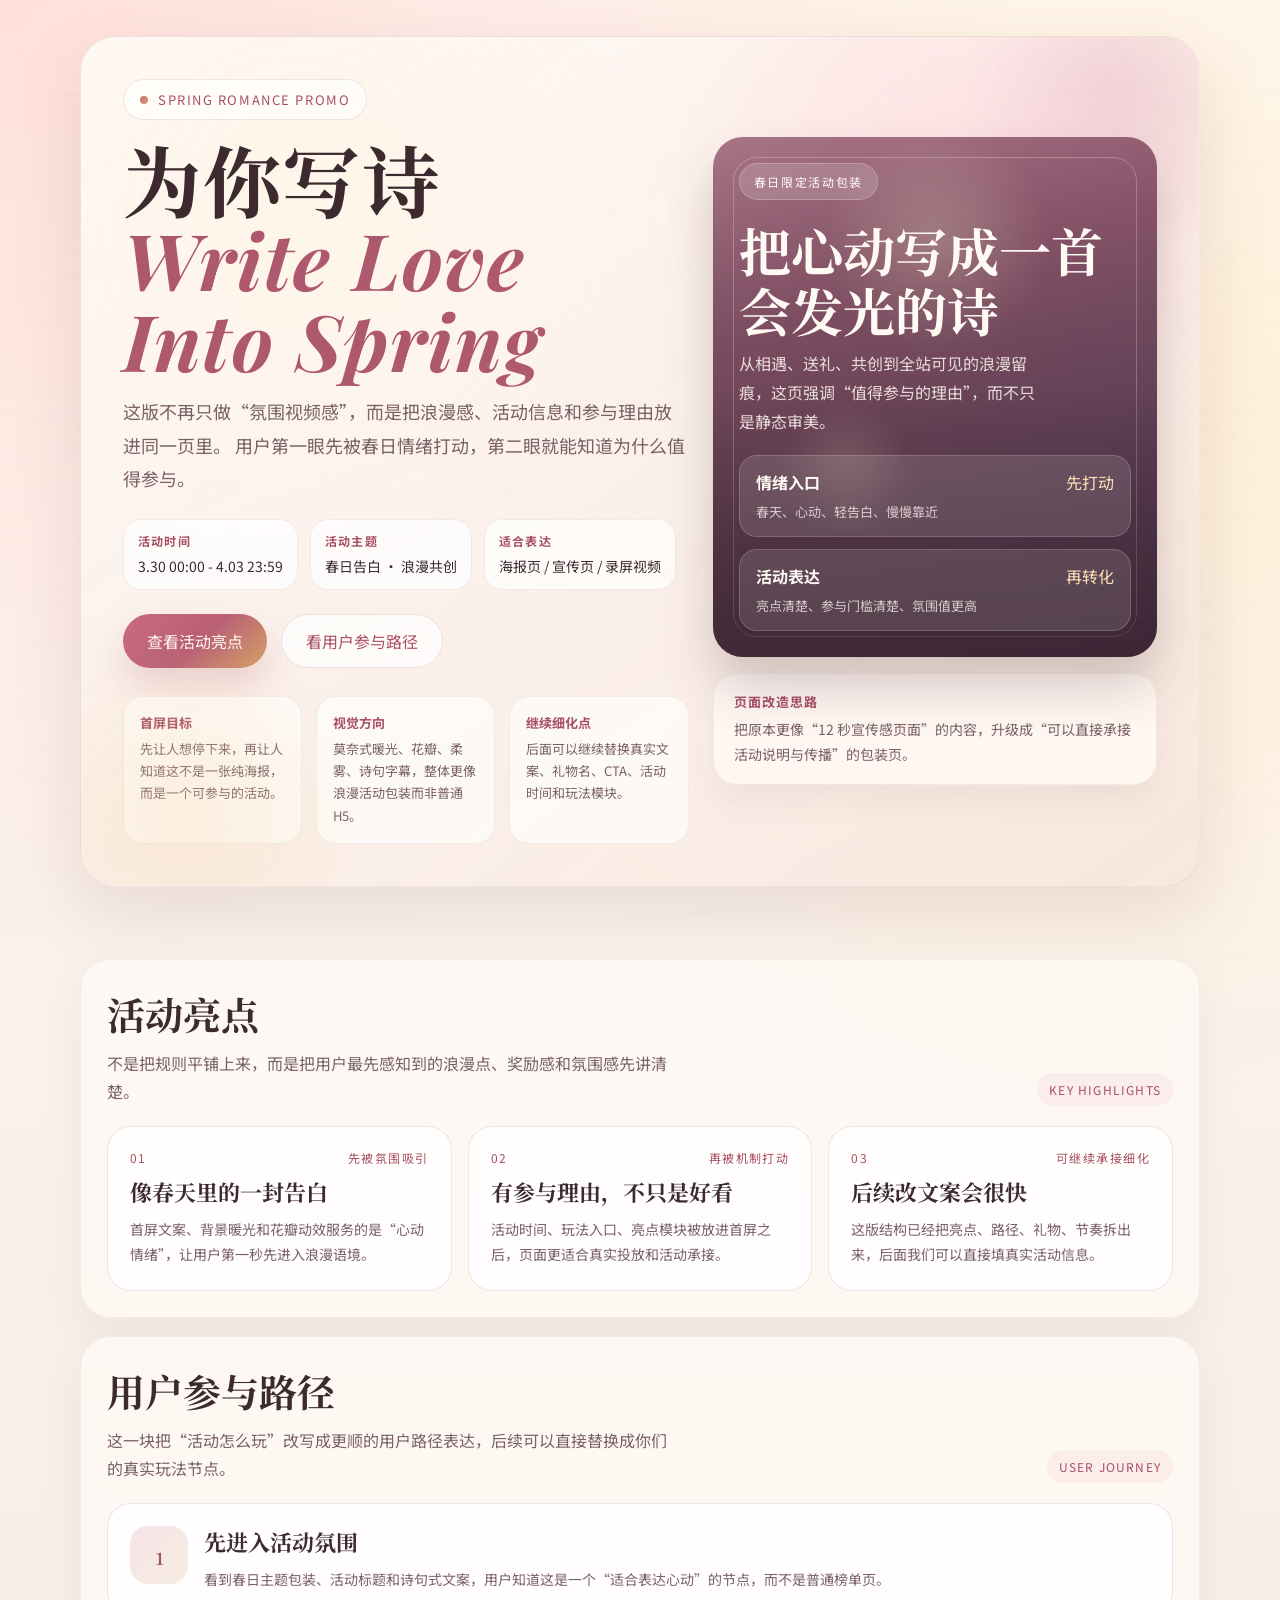
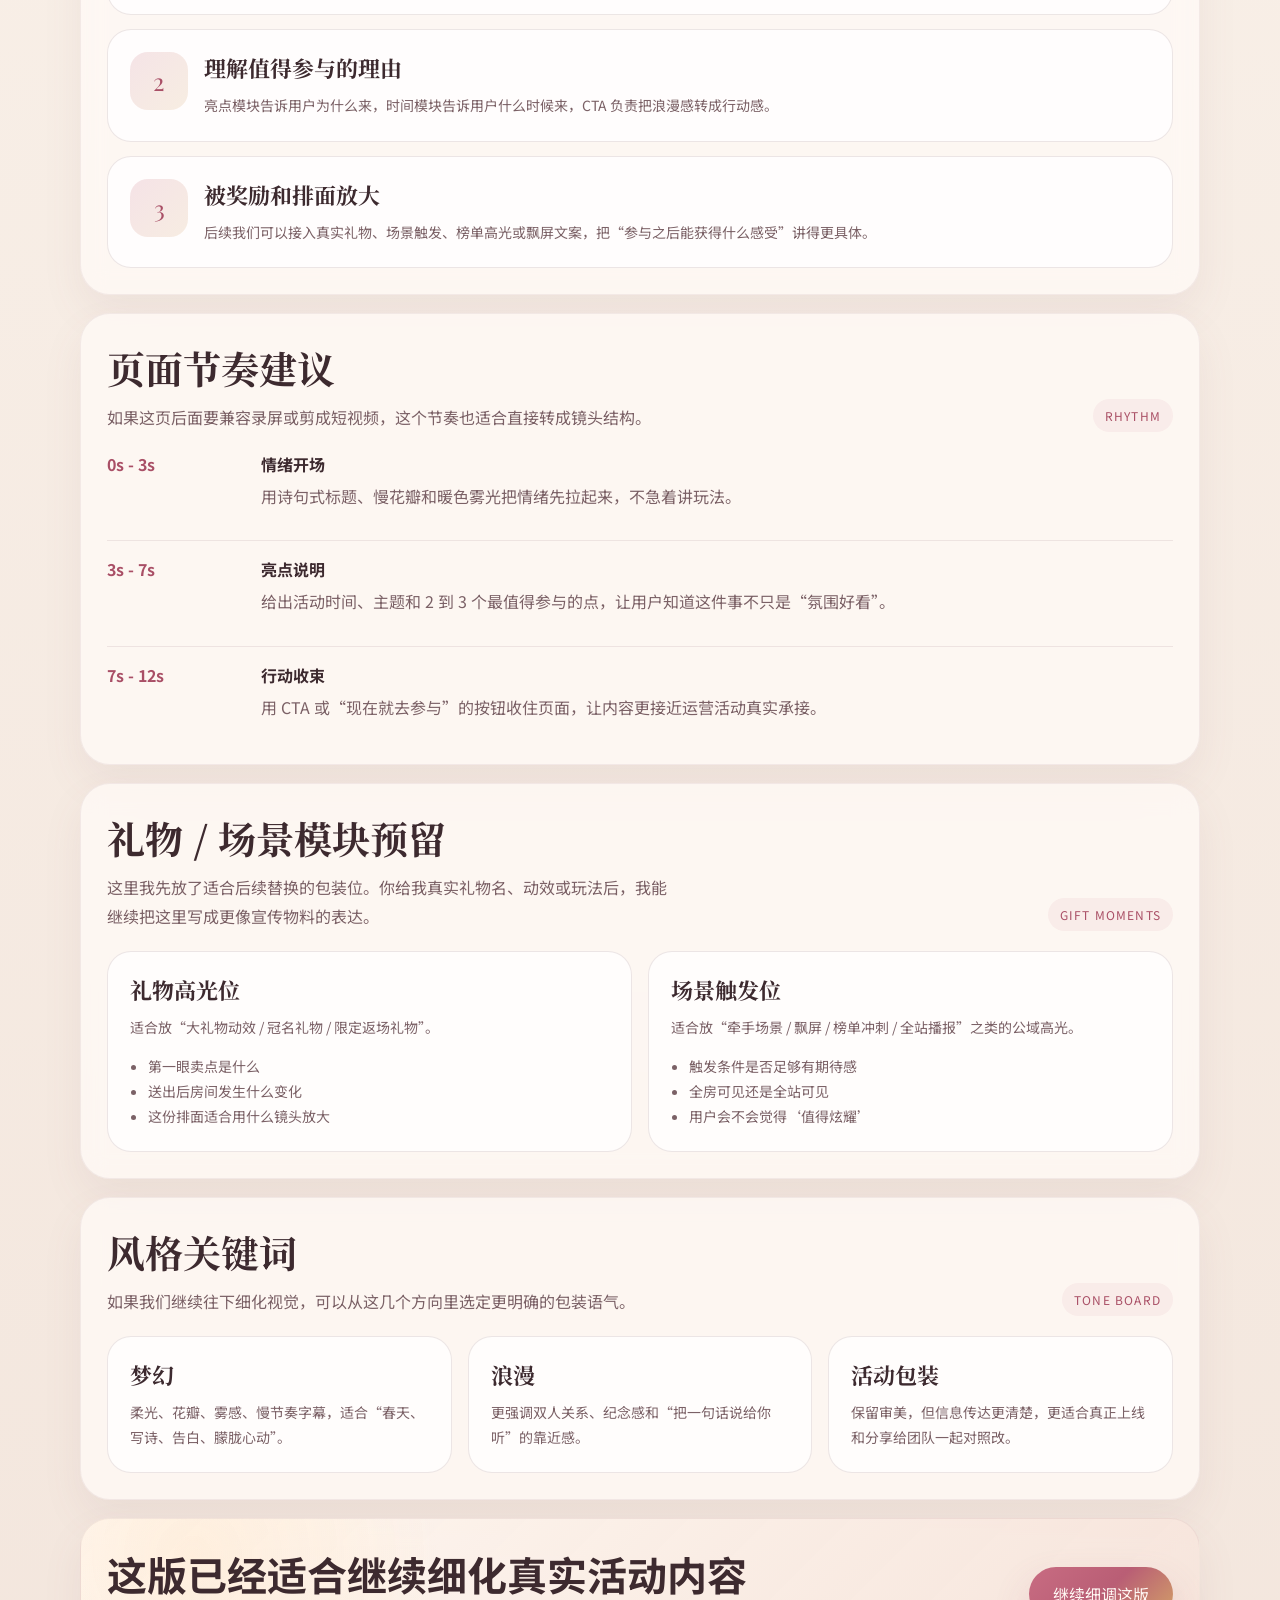
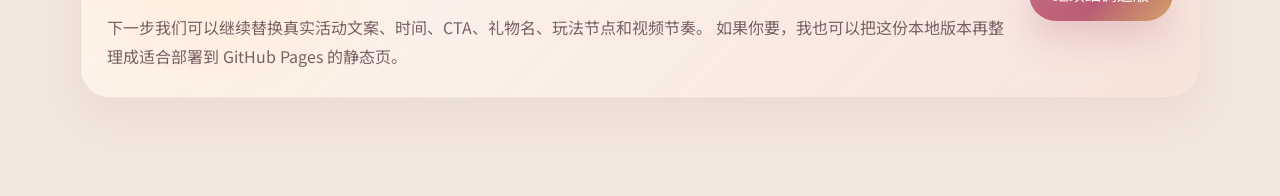
<file: concept-landing-version.html>
<!doctype html>
<html lang="zh-CN">
  <head>
    <meta charset="UTF-8" />
    <meta
      name="viewport"
      content="width=device-width, initial-scale=1.0, maximum-scale=1" />
    <title>为你写诗 - 活动包装版</title>
    <meta
      name="description"
      content="春日浪漫主题活动宣传页，聚焦活动亮点、参与路径与氛围表达。" />
    <link rel="preconnect" href="https://fonts.googleapis.com" />
    <link rel="preconnect" href="https://fonts.gstatic.com" crossorigin />
    <link
      href="https://fonts.googleapis.com/css2?family=Noto+Sans+SC:wght@400;500;700&family=Noto+Serif+SC:wght@500;700;900&family=Playfair+Display:wght@600;700&display=swap"
      rel="stylesheet" />
    <style>
      :root {
        --bg: #fbf3eb;
        --bg-soft: #f6ece3;
        --card: rgba(255, 250, 246, 0.78);
        --card-strong: rgba(255, 248, 242, 0.92);
        --text: #3d2a2f;
        --muted: #7b6166;
        --line: rgba(119, 87, 92, 0.14);
        --rose: #c86c82;
        --rose-deep: #a94f66;
        --gold: #d3a267;
        --shadow: 0 24px 70px rgba(116, 73, 83, 0.14);
      }

      * {
        box-sizing: border-box;
      }

      html {
        scroll-behavior: smooth;
      }

      body {
        margin: 0;
        font-family: "Noto Sans SC", sans-serif;
        color: var(--text);
        background:
          radial-gradient(circle at top left, rgba(255, 222, 214, 0.9), transparent 28%),
          radial-gradient(circle at 85% 12%, rgba(255, 236, 201, 0.7), transparent 22%),
          linear-gradient(180deg, #fff9f5 0%, #f8efe7 42%, #f3e6dd 100%);
        overflow-x: hidden;
      }

      body::before {
        content: "";
        position: fixed;
        inset: 0;
        pointer-events: none;
        background:
          linear-gradient(rgba(255, 255, 255, 0.26), rgba(255, 255, 255, 0.06)),
          url("data:image/svg+xml,%3Csvg xmlns='http://www.w3.org/2000/svg' width='180' height='180' viewBox='0 0 180 180'%3E%3Cg fill='none' stroke='rgba(173,132,138,0.09)' stroke-width='1'%3E%3Cpath d='M22 120c18-20 40-28 66-24s45 1 68-20'/%3E%3Cpath d='M14 50c20 12 39 15 59 10s43-1 76 18'/%3E%3C/g%3E%3C/svg%3E");
        mix-blend-mode: multiply;
        opacity: 0.55;
      }

      .petals {
        position: fixed;
        inset: 0;
        pointer-events: none;
        overflow: hidden;
        z-index: 0;
      }

      .petal {
        position: absolute;
        top: -10vh;
        width: 18px;
        height: 12px;
        border-radius: 14px 14px 14px 4px;
        background: linear-gradient(135deg, rgba(255, 210, 221, 0.96), rgba(214, 137, 164, 0.92));
        box-shadow: 0 8px 18px rgba(204, 107, 139, 0.15);
        opacity: 0.72;
        animation: fall linear infinite;
      }

      @keyframes fall {
        0% {
          transform: translate3d(0, -10vh, 0) rotate(0deg) scale(0.9);
        }
        100% {
          transform: translate3d(var(--drift), 110vh, 0) rotate(360deg) scale(1.08);
        }
      }

      .page {
        position: relative;
        z-index: 1;
      }

      .section {
        width: min(1120px, calc(100% - 32px));
        margin: 0 auto;
      }

      .hero {
        min-height: 100svh;
        display: flex;
        align-items: center;
        padding: 36px 0 48px;
      }

      .hero-shell {
        position: relative;
        width: 100%;
        border: 1px solid rgba(147, 99, 109, 0.1);
        border-radius: 36px;
        overflow: hidden;
        background:
          radial-gradient(circle at 20% 20%, rgba(255, 245, 231, 0.86), transparent 32%),
          radial-gradient(circle at 80% 18%, rgba(255, 218, 224, 0.82), transparent 28%),
          linear-gradient(145deg, rgba(255, 251, 248, 0.9), rgba(246, 230, 220, 0.84));
        box-shadow: var(--shadow);
      }

      .hero-shell::before,
      .hero-shell::after {
        content: "";
        position: absolute;
        border-radius: 999px;
        filter: blur(6px);
      }

      .hero-shell::before {
        width: 320px;
        height: 320px;
        top: -100px;
        right: -80px;
        background: radial-gradient(circle, rgba(220, 160, 180, 0.35), transparent 68%);
      }

      .hero-shell::after {
        width: 380px;
        height: 380px;
        bottom: -120px;
        left: -90px;
        background: radial-gradient(circle, rgba(243, 205, 152, 0.28), transparent 68%);
      }

      .hero-grid {
        position: relative;
        display: grid;
        grid-template-columns: 1.12fr 0.88fr;
        gap: 24px;
        padding: 42px;
      }

      .eyebrow {
        display: inline-flex;
        align-items: center;
        gap: 10px;
        padding: 10px 16px;
        border-radius: 999px;
        border: 1px solid rgba(170, 98, 118, 0.16);
        background: rgba(255, 255, 255, 0.64);
        color: var(--rose-deep);
        font-size: 13px;
        letter-spacing: 0.12em;
      }

      .eyebrow::before {
        content: "";
        width: 8px;
        height: 8px;
        border-radius: 999px;
        background: linear-gradient(135deg, var(--rose), var(--gold));
      }

      h1 {
        margin: 18px 0 14px;
        font-family: "Noto Serif SC", serif;
        font-size: clamp(42px, 7vw, 78px);
        line-height: 1.04;
        letter-spacing: 0.02em;
      }

      .hero h1 span {
        display: block;
        font-family: "Playfair Display", serif;
        font-style: italic;
        color: var(--rose-deep);
        opacity: 0.94;
      }

      .hero-lead {
        max-width: 580px;
        margin: 0 0 24px;
        color: var(--muted);
        font-size: clamp(15px, 2.5vw, 18px);
        line-height: 1.85;
      }

      .hero-meta {
        display: flex;
        flex-wrap: wrap;
        gap: 12px;
        margin-bottom: 24px;
      }

      .meta-pill {
        padding: 12px 14px;
        border-radius: 18px;
        background: rgba(255, 255, 255, 0.72);
        border: 1px solid rgba(133, 95, 101, 0.11);
        min-width: 140px;
      }

      .meta-pill strong {
        display: block;
        margin-bottom: 4px;
        font-size: 12px;
        letter-spacing: 0.1em;
        color: var(--rose-deep);
      }

      .meta-pill span {
        font-size: 14px;
        color: var(--text);
      }

      .hero-actions {
        display: flex;
        flex-wrap: wrap;
        gap: 14px;
        margin-bottom: 28px;
      }

      .button {
        display: inline-flex;
        align-items: center;
        justify-content: center;
        min-height: 54px;
        padding: 0 24px;
        border-radius: 999px;
        text-decoration: none;
        transition: transform 0.25s ease, box-shadow 0.25s ease, background 0.25s ease;
      }

      .button:hover {
        transform: translateY(-2px);
      }

      .button-primary {
        color: #fff8f4;
        background: linear-gradient(135deg, #c86c82, #b95e75 52%, #d3a267 100%);
        box-shadow: 0 18px 36px rgba(177, 93, 116, 0.24);
      }

      .button-secondary {
        color: var(--rose-deep);
        background: rgba(255, 255, 255, 0.7);
        border: 1px solid rgba(170, 98, 118, 0.18);
      }

      .hero-note {
        display: grid;
        grid-template-columns: repeat(3, minmax(0, 1fr));
        gap: 14px;
      }

      .mini-card {
        padding: 16px;
        border-radius: 20px;
        background: rgba(255, 255, 255, 0.62);
        border: 1px solid rgba(146, 108, 116, 0.1);
      }

      .mini-card strong {
        display: block;
        margin-bottom: 6px;
        font-size: 13px;
        color: var(--rose-deep);
      }

      .mini-card p {
        margin: 0;
        font-size: 13px;
        line-height: 1.7;
        color: var(--muted);
      }

      .visual-panel {
        display: flex;
        flex-direction: column;
        gap: 16px;
        justify-content: center;
      }

      .poster {
        position: relative;
        min-height: 520px;
        padding: 26px;
        border-radius: 30px;
        overflow: hidden;
        color: #fffaf4;
        background:
          linear-gradient(180deg, rgba(53, 30, 41, 0.22), rgba(53, 30, 41, 0.62)),
          radial-gradient(circle at 50% 20%, rgba(255, 233, 208, 0.42), transparent 24%),
          linear-gradient(160deg, #c88ea2 0%, #a56780 32%, #7d5875 68%, #5f4b69 100%);
        box-shadow: 0 30px 50px rgba(84, 52, 63, 0.24);
      }

      .poster::before {
        content: "";
        position: absolute;
        inset: 20px;
        border-radius: 24px;
        border: 1px solid rgba(255, 246, 236, 0.25);
      }

      .poster::after {
        content: "";
        position: absolute;
        inset: auto 0 0;
        height: 52%;
        background:
          radial-gradient(circle at 30% 30%, rgba(255, 229, 196, 0.16), transparent 18%),
          linear-gradient(180deg, rgba(255, 255, 255, 0), rgba(54, 32, 44, 0.54));
      }

      .poster-content {
        position: relative;
        z-index: 1;
        display: flex;
        flex-direction: column;
        height: 100%;
        justify-content: space-between;
      }

      .poster-tag {
        align-self: flex-start;
        padding: 9px 14px;
        border-radius: 999px;
        background: rgba(255, 251, 245, 0.16);
        border: 1px solid rgba(255, 248, 238, 0.24);
        backdrop-filter: blur(10px);
        font-size: 12px;
        letter-spacing: 0.14em;
      }

      .poster-copy h2 {
        margin: 0 0 10px;
        font-family: "Noto Serif SC", serif;
        font-size: clamp(34px, 5vw, 52px);
        line-height: 1.15;
      }

      .poster-copy p {
        margin: 0;
        max-width: 300px;
        color: rgba(255, 247, 240, 0.85);
        line-height: 1.8;
      }

      .poster-cards {
        display: grid;
        gap: 12px;
      }

      .poster-card {
        display: flex;
        justify-content: space-between;
        gap: 16px;
        padding: 14px 16px;
        border-radius: 18px;
        background: rgba(255, 251, 245, 0.12);
        border: 1px solid rgba(255, 248, 238, 0.18);
        backdrop-filter: blur(14px);
      }

      .poster-card strong {
        display: block;
        margin-bottom: 4px;
      }

      .poster-card span {
        color: rgba(255, 247, 240, 0.76);
        font-size: 13px;
      }

      .poster-card em {
        font-style: normal;
        color: #ffe1b6;
        white-space: nowrap;
      }

      .stack-card {
        padding: 18px 20px;
        border-radius: 24px;
        background: var(--card-strong);
        border: 1px solid rgba(149, 112, 119, 0.1);
        box-shadow: 0 18px 28px rgba(128, 90, 99, 0.08);
      }

      .stack-card strong {
        display: block;
        margin-bottom: 6px;
        color: var(--rose-deep);
        font-size: 13px;
        letter-spacing: 0.08em;
      }

      .stack-card p {
        margin: 0;
        color: var(--muted);
        line-height: 1.75;
        font-size: 14px;
      }

      .content {
        padding: 24px 0 80px;
      }

      .block {
        margin-bottom: 18px;
        padding: 26px;
        border-radius: 30px;
        background: var(--card);
        border: 1px solid rgba(149, 112, 119, 0.1);
        box-shadow: 0 18px 42px rgba(126, 88, 96, 0.08);
        backdrop-filter: blur(12px);
      }

      .block-head {
        display: flex;
        justify-content: space-between;
        gap: 18px;
        align-items: end;
        margin-bottom: 20px;
      }

      .block-head h3 {
        margin: 0 0 8px;
        font-family: "Noto Serif SC", serif;
        font-size: clamp(26px, 4vw, 38px);
      }

      .block-head p {
        margin: 0;
        max-width: 560px;
        color: var(--muted);
        line-height: 1.8;
      }

      .label {
        padding: 8px 12px;
        border-radius: 999px;
        background: rgba(200, 108, 130, 0.08);
        color: var(--rose-deep);
        font-size: 12px;
        letter-spacing: 0.1em;
        white-space: nowrap;
      }

      .grid-3,
      .grid-2 {
        display: grid;
        gap: 16px;
      }

      .grid-3 {
        grid-template-columns: repeat(3, minmax(0, 1fr));
      }

      .grid-2 {
        grid-template-columns: repeat(2, minmax(0, 1fr));
      }

      .feature-card,
      .path-card,
      .gift-card,
      .tone-card {
        padding: 22px;
        border-radius: 24px;
        background: rgba(255, 255, 255, 0.72);
        border: 1px solid var(--line);
      }

      .feature-card h4,
      .path-card h4,
      .gift-card h4,
      .tone-card h4 {
        margin: 0 0 10px;
        font-family: "Noto Serif SC", serif;
        font-size: 22px;
      }

      .feature-card p,
      .path-card p,
      .gift-card p,
      .tone-card p,
      .gift-card li {
        margin: 0;
        color: var(--muted);
        line-height: 1.8;
        font-size: 14px;
      }

      .feature-top {
        display: flex;
        align-items: center;
        justify-content: space-between;
        gap: 12px;
        margin-bottom: 10px;
      }

      .feature-top span {
        font-size: 12px;
        letter-spacing: 0.12em;
        color: var(--rose-deep);
      }

      .path-list {
        display: grid;
        gap: 14px;
      }

      .path-step {
        display: grid;
        grid-template-columns: 58px 1fr;
        gap: 16px;
        align-items: start;
      }

      .step-no {
        display: grid;
        place-items: center;
        width: 58px;
        height: 58px;
        border-radius: 18px;
        background: linear-gradient(135deg, rgba(200, 108, 130, 0.18), rgba(211, 162, 103, 0.18));
        color: var(--rose-deep);
        font-family: "Playfair Display", serif;
        font-size: 24px;
      }

      .timeline {
        display: grid;
        gap: 14px;
      }

      .timeline-item {
        display: grid;
        grid-template-columns: 140px 1fr;
        gap: 14px;
        padding: 16px 0;
        border-top: 1px solid rgba(124, 93, 99, 0.12);
      }

      .timeline-item:first-child {
        border-top: 0;
        padding-top: 0;
      }

      .timeline-time {
        color: var(--rose-deep);
        font-weight: 700;
      }

      .timeline-body strong {
        display: block;
        margin-bottom: 6px;
      }

      .timeline-body p {
        margin: 0;
        color: var(--muted);
        line-height: 1.8;
      }

      .gift-card ul {
        margin: 14px 0 0;
        padding-left: 18px;
      }

      .cta-block {
        display: grid;
        grid-template-columns: 1fr auto;
        gap: 18px;
        align-items: center;
        background:
          radial-gradient(circle at 10% 20%, rgba(255, 232, 203, 0.48), transparent 24%),
          linear-gradient(135deg, rgba(255, 248, 241, 0.94), rgba(246, 227, 218, 0.88));
      }

      .cta-block h3 {
        margin: 0 0 10px;
        font-size: clamp(26px, 4vw, 40px);
      }

      .cta-block p {
        margin: 0;
        color: var(--muted);
        line-height: 1.8;
      }

      .reveal {
        opacity: 0;
        transform: translateY(28px);
        transition: opacity 0.8s ease, transform 0.8s ease;
      }

      .reveal.show {
        opacity: 1;
        transform: translateY(0);
      }

      @media (max-width: 960px) {
        .hero-grid,
        .grid-3,
        .grid-2,
        .cta-block {
          grid-template-columns: 1fr;
        }

        .hero-note {
          grid-template-columns: 1fr;
        }

        .poster {
          min-height: 420px;
        }

        .timeline-item {
          grid-template-columns: 1fr;
          gap: 6px;
        }
      }

      @media (max-width: 720px) {
        .section {
          width: min(100% - 20px, 1120px);
        }

        .hero {
          min-height: auto;
          padding-top: 16px;
        }

        .hero-grid {
          padding: 22px;
        }

        .block {
          padding: 20px;
          border-radius: 24px;
        }

        .block-head {
          align-items: start;
          flex-direction: column;
        }

        .path-step {
          grid-template-columns: 48px 1fr;
        }

        .step-no {
          width: 48px;
          height: 48px;
          border-radius: 14px;
          font-size: 20px;
        }

        .cta-block .hero-actions {
          width: 100%;
        }

        .cta-block .button {
          width: 100%;
        }
      }
    </style>
  </head>
  <body>
    <div class="petals" aria-hidden="true"></div>

    <div class="page">
      <section class="hero section">
        <div class="hero-shell reveal show">
          <div class="hero-grid">
            <div>
              <div class="eyebrow">SPRING ROMANCE PROMO</div>
              <h1>
                为你写诗
                <span>Write Love Into Spring</span>
              </h1>
              <p class="hero-lead">
                这版不再只做“氛围视频感”，而是把浪漫感、活动信息和参与理由放进同一页里。
                用户第一眼先被春日情绪打动，第二眼就能知道为什么值得参与。
              </p>

              <div class="hero-meta">
                <div class="meta-pill">
                  <strong>活动时间</strong>
                  <span>3.30 00:00 - 4.03 23:59</span>
                </div>
                <div class="meta-pill">
                  <strong>活动主题</strong>
                  <span>春日告白 · 浪漫共创</span>
                </div>
                <div class="meta-pill">
                  <strong>适合表达</strong>
                  <span>海报页 / 宣传页 / 录屏视频</span>
                </div>
              </div>

              <div class="hero-actions">
                <a class="button button-primary" href="#highlights">查看活动亮点</a>
                <a class="button button-secondary" href="#journey">看用户参与路径</a>
              </div>

              <div class="hero-note">
                <div class="mini-card">
                  <strong>首屏目标</strong>
                  <p>先让人想停下来，再让人知道这不是一张纯海报，而是一个可参与的活动。</p>
                </div>
                <div class="mini-card">
                  <strong>视觉方向</strong>
                  <p>莫奈式暖光、花瓣、柔雾、诗句字幕，整体更像浪漫活动包装而非普通 H5。</p>
                </div>
                <div class="mini-card">
                  <strong>继续细化点</strong>
                  <p>后面可以继续替换真实文案、礼物名、CTA、活动时间和玩法模块。</p>
                </div>
              </div>
            </div>

            <div class="visual-panel">
              <div class="poster">
                <div class="poster-content">
                  <div class="poster-tag">春日限定活动包装</div>

                  <div class="poster-copy">
                    <h2>把心动写成一首会发光的诗</h2>
                    <p>
                      从相遇、送礼、共创到全站可见的浪漫留痕，这页强调“值得参与的理由”，而不只是静态审美。
                    </p>
                  </div>

                  <div class="poster-cards">
                    <div class="poster-card">
                      <div>
                        <strong>情绪入口</strong>
                        <span>春天、心动、轻告白、慢慢靠近</span>
                      </div>
                      <em>先打动</em>
                    </div>
                    <div class="poster-card">
                      <div>
                        <strong>活动表达</strong>
                        <span>亮点清楚、参与门槛清楚、氛围值更高</span>
                      </div>
                      <em>再转化</em>
                    </div>
                  </div>
                </div>
              </div>

              <div class="stack-card">
                <strong>页面改造思路</strong>
                <p>
                  把原本更像“12 秒宣传感页面”的内容，升级成“可以直接承接活动说明与传播”的包装页。
                </p>
              </div>
            </div>
          </div>
        </div>
      </section>

      <main class="content">
        <section class="section block reveal" id="highlights">
          <div class="block-head">
            <div>
              <h3>活动亮点</h3>
              <p>不是把规则平铺上来，而是把用户最先感知到的浪漫点、奖励感和氛围感先讲清楚。</p>
            </div>
            <div class="label">KEY HIGHLIGHTS</div>
          </div>

          <div class="grid-3">
            <article class="feature-card">
              <div class="feature-top">
                <span>01</span>
                <span>先被氛围吸引</span>
              </div>
              <h4>像春天里的一封告白</h4>
              <p>首屏文案、背景暖光和花瓣动效服务的是“心动情绪”，让用户第一秒先进入浪漫语境。</p>
            </article>

            <article class="feature-card">
              <div class="feature-top">
                <span>02</span>
                <span>再被机制打动</span>
              </div>
              <h4>有参与理由，不只是好看</h4>
              <p>活动时间、玩法入口、亮点模块被放进首屏之后，页面更适合真实投放和活动承接。</p>
            </article>

            <article class="feature-card">
              <div class="feature-top">
                <span>03</span>
                <span>可继续承接细化</span>
              </div>
              <h4>后续改文案会很快</h4>
              <p>这版结构已经把亮点、路径、礼物、节奏拆出来，后面我们可以直接填真实活动信息。</p>
            </article>
          </div>
        </section>

        <section class="section block reveal" id="journey">
          <div class="block-head">
            <div>
              <h3>用户参与路径</h3>
              <p>这一块把“活动怎么玩”改写成更顺的用户路径表达，后续可以直接替换成你们的真实玩法节点。</p>
            </div>
            <div class="label">USER JOURNEY</div>
          </div>

          <div class="path-list">
            <div class="path-card path-step">
              <div class="step-no">1</div>
              <div>
                <h4>先进入活动氛围</h4>
                <p>看到春日主题包装、活动标题和诗句式文案，用户知道这是一个“适合表达心动”的节点，而不是普通榜单页。</p>
              </div>
            </div>

            <div class="path-card path-step">
              <div class="step-no">2</div>
              <div>
                <h4>理解值得参与的理由</h4>
                <p>亮点模块告诉用户为什么来，时间模块告诉用户什么时候来，CTA 负责把浪漫感转成行动感。</p>
              </div>
            </div>

            <div class="path-card path-step">
              <div class="step-no">3</div>
              <div>
                <h4>被奖励和排面放大</h4>
                <p>后续我们可以接入真实礼物、场景触发、榜单高光或飘屏文案，把“参与之后能获得什么感受”讲得更具体。</p>
              </div>
            </div>
          </div>
        </section>

        <section class="section block reveal">
          <div class="block-head">
            <div>
              <h3>页面节奏建议</h3>
              <p>如果这页后面要兼容录屏或剪成短视频，这个节奏也适合直接转成镜头结构。</p>
            </div>
            <div class="label">RHYTHM</div>
          </div>

          <div class="timeline">
            <div class="timeline-item">
              <div class="timeline-time">0s - 3s</div>
              <div class="timeline-body">
                <strong>情绪开场</strong>
                <p>用诗句式标题、慢花瓣和暖色雾光把情绪先拉起来，不急着讲玩法。</p>
              </div>
            </div>
            <div class="timeline-item">
              <div class="timeline-time">3s - 7s</div>
              <div class="timeline-body">
                <strong>亮点说明</strong>
                <p>给出活动时间、主题和 2 到 3 个最值得参与的点，让用户知道这件事不只是“氛围好看”。</p>
              </div>
            </div>
            <div class="timeline-item">
              <div class="timeline-time">7s - 12s</div>
              <div class="timeline-body">
                <strong>行动收束</strong>
                <p>用 CTA 或“现在就去参与”的按钮收住页面，让内容更接近运营活动真实承接。</p>
              </div>
            </div>
          </div>
        </section>

        <section class="section block reveal">
          <div class="block-head">
            <div>
              <h3>礼物 / 场景模块预留</h3>
              <p>这里我先放了适合后续替换的包装位。你给我真实礼物名、动效或玩法后，我能继续把这里写成更像宣传物料的表达。</p>
            </div>
            <div class="label">GIFT MOMENTS</div>
          </div>

          <div class="grid-2">
            <article class="gift-card">
              <h4>礼物高光位</h4>
              <p>适合放“大礼物动效 / 冠名礼物 / 限定返场礼物”。</p>
              <ul>
                <li>第一眼卖点是什么</li>
                <li>送出后房间发生什么变化</li>
                <li>这份排面适合用什么镜头放大</li>
              </ul>
            </article>

            <article class="gift-card">
              <h4>场景触发位</h4>
              <p>适合放“牵手场景 / 飘屏 / 榜单冲刺 / 全站播报”之类的公域高光。</p>
              <ul>
                <li>触发条件是否足够有期待感</li>
                <li>全房可见还是全站可见</li>
                <li>用户会不会觉得‘值得炫耀’</li>
              </ul>
            </article>
          </div>
        </section>

        <section class="section block reveal">
          <div class="block-head">
            <div>
              <h3>风格关键词</h3>
              <p>如果我们继续往下细化视觉，可以从这几个方向里选定更明确的包装语气。</p>
            </div>
            <div class="label">TONE BOARD</div>
          </div>

          <div class="grid-3">
            <article class="tone-card">
              <h4>梦幻</h4>
              <p>柔光、花瓣、雾感、慢节奏字幕，适合“春天、写诗、告白、朦胧心动”。</p>
            </article>
            <article class="tone-card">
              <h4>浪漫</h4>
              <p>更强调双人关系、纪念感和“把一句话说给你听”的靠近感。</p>
            </article>
            <article class="tone-card">
              <h4>活动包装</h4>
              <p>保留审美，但信息传达更清楚，更适合真正上线和分享给团队一起对照改。</p>
            </article>
          </div>
        </section>

        <section class="section block cta-block reveal">
          <div>
            <h3>这版已经适合继续细化真实活动内容</h3>
            <p>
              下一步我们可以继续替换真实活动文案、时间、CTA、礼物名、玩法节点和视频节奏。
              如果你要，我也可以把这份本地版本再整理成适合部署到 GitHub Pages 的静态页。
            </p>
          </div>
          <div class="hero-actions">
            <a class="button button-primary" href="#highlights">继续细调这版</a>
          </div>
        </section>
      </main>
    </div>

    <script>
      const petals = document.querySelector(".petals");
      for (let i = 0; i < 18; i += 1) {
        const petal = document.createElement("span");
        petal.className = "petal";
        petal.style.left = `${Math.random() * 100}%`;
        petal.style.animationDuration = `${10 + Math.random() * 10}s`;
        petal.style.animationDelay = `${Math.random() * -16}s`;
        petal.style.setProperty("--drift", `${-80 + Math.random() * 160}px`);
        petal.style.opacity = `${0.35 + Math.random() * 0.45}`;
        petal.style.transform = `scale(${0.7 + Math.random() * 0.7})`;
        petals.appendChild(petal);
      }

      const reveals = document.querySelectorAll(".reveal");
      const observer = new IntersectionObserver(
        (entries) => {
          entries.forEach((entry) => {
            if (entry.isIntersecting) {
              entry.target.classList.add("show");
            }
          });
        },
        { threshold: 0.16 }
      );

      reveals.forEach((node, index) => {
        if (index > 0) {
          observer.observe(node);
        }
      });
    </script>
  </body>
</html>
</file>
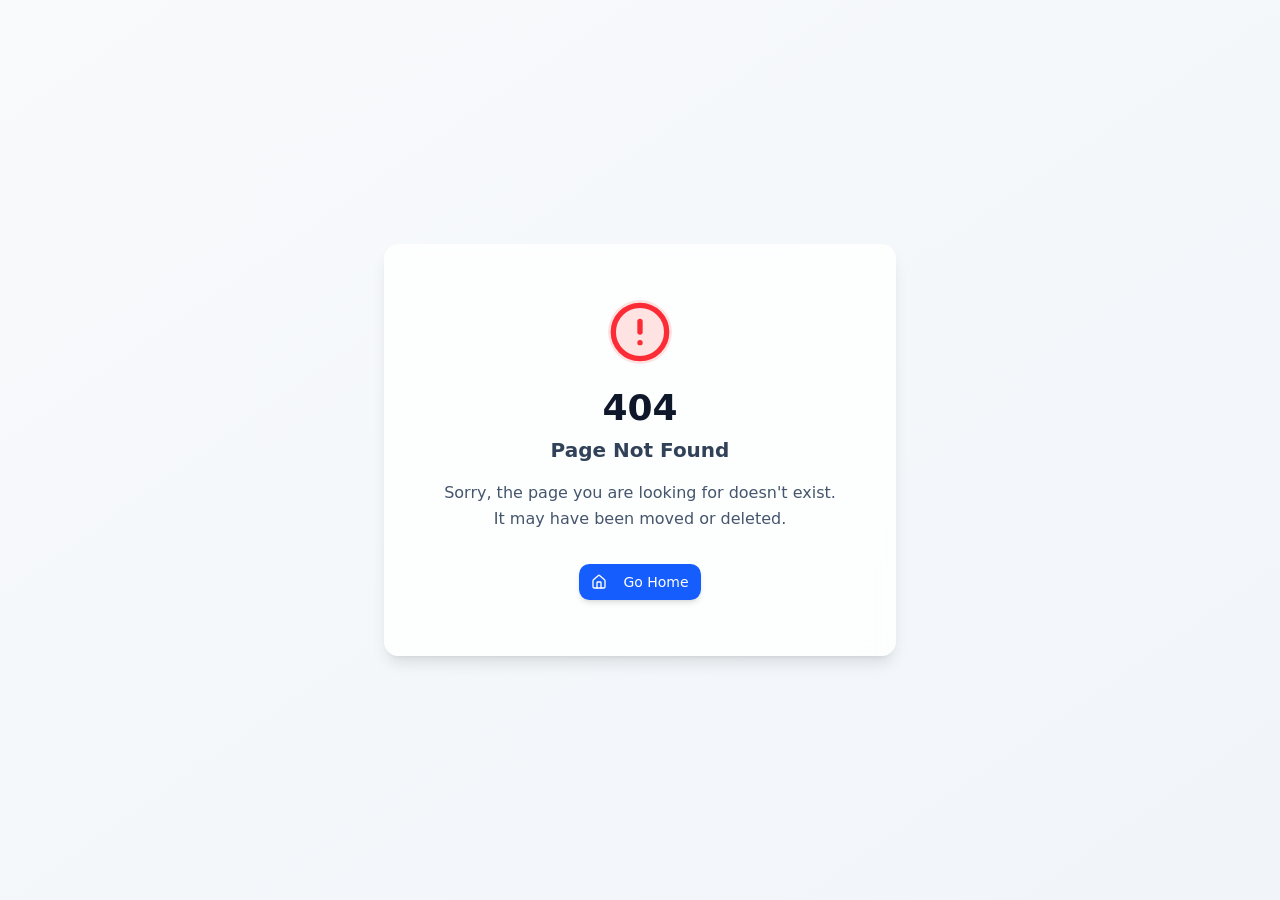
<file: spring-poem.html>
<!doctype html>
<html lang="en">

  <head>
    <meta charset="UTF-8" />
    <meta name="viewport" content="width=device-width, initial-scale=1.0, maximum-scale=1" />
    <base href="./spring-poem/">
    <title>为你写诗 - 春季最浪漫活动</title>    
    <link rel="preconnect" href="https://fonts.googleapis.com" />
    <link rel="preconnect" href="https://fonts.gstatic.com" crossorigin />
    <link href="https://fonts.googleapis.com/css2?family=Cormorant+Garamond:ital,wght@0,500;0,700;1,600&family=Noto+Serif+SC:wght@400;600;700;900&family=Noto+Sans+SC:wght@300;400;500&family=Playfair+Display:ital,wght@0,400;0,700;1,400&display=swap" rel="stylesheet" />
    <script type="module" crossorigin src="./assets/index-CNr-c3r2.js"></script>
    <link rel="stylesheet" crossorigin href="./assets/index-UmJbsYzR.css">
  <meta property="og:type" content="website">
		<meta property="og:url" content="https://poempromo-nmjdbd9x.manus.space/">
		<meta property="og:title" content="为你写诗 - 春季最浪漫活动">
		<meta property="og:description" content="一个手机端动态宣传网页，使用莫奈印象派风格背景图+CSS/JS动画实现12秒的活动宣传视频效果，包含花瓣飘落、文字浮现、画面切换等动画。">
		<meta property="og:image" content="https://files.manuscdn.com/webdev_screenshots/2026/03/19/SwRLhjy89W5aCcQX4E82XY.png?x-oss-process=image/resize,w_1200/crop,h_630,x_0,y_0">
		<meta property="og:image:width" content="1200">
		<meta property="og:image:height" content="630">
		<meta name="twitter:card" content="summary_large_image">
		<meta name="twitter:title" content="为你写诗 - 春季最浪漫活动">
		<meta name="twitter:description" content="一个手机端动态宣传网页，使用莫奈印象派风格背景图+CSS/JS动画实现12秒的活动宣传视频效果，包含花瓣飘落、文字浮现、画面切换等动画。">
		<meta name="twitter:image" content="https://files.manuscdn.com/webdev_screenshots/2026/03/19/SwRLhjy89W5aCcQX4E82XY.png?x-oss-process=image/resize,w_1200/crop,h_630,x_0,y_0">
		<meta name="twitter:image:width" content="1200">
		<meta name="twitter:image:height" content="630"><link rel="canonical" href="https://poempromo-nmjdbd9x.manus.space/" /></head>

  <body>
    <script id="manus-runtime">window.__MANUS_HOST_DEV__ = false;
(function(){"use strict";var Mr={exports:{}},Kn={};/**
 * @license React
 * react-jsx-runtime.production.js
 *
 * Copyright (c) Meta Platforms, Inc. and affiliates.
 *
 * This source code is licensed under the MIT license found in the
 * LICENSE file in the root directory of this source tree.
 */var $c;function um(){if($c)return Kn;$c=1;var r=Symbol.for("react.transitional.element"),i=Symbol.for("react.fragment");function c(s,d,m){var x=null;if(m!==void 0&&(x=""+m),d.key!==void 0&&(x=""+d.key),"key"in d){m={};for(var R in d)R!=="key"&&(m[R]=d[R])}else m=d;return d=m.ref,{$$typeof:r,type:s,key:x,ref:d!==void 0?d:null,props:m}}return Kn.Fragment=i,Kn.jsx=c,Kn.jsxs=c,Kn}var Fc;function dm(){return Fc||(Fc=1,Mr.exports=um()),Mr.exports}var h=dm(),Ar={exports:{}},Pn={},Rr={exports:{}},Nr={};/**
 * @license React
 * scheduler.production.js
 *
 * Copyright (c) Meta Platforms, Inc. and affiliates.
 *
 * This source code is licensed under the MIT license found in the
 * LICENSE file in the root directory of this source tree.
 */var Ic;function fm(){return Ic||(Ic=1,function(r){function i(A,q){var B=A.length;A.push(q);t:for(;0<B;){var bt=B-1>>>1,p=A[bt];if(0<d(p,q))A[bt]=q,A[B]=p,B=bt;else break t}}function c(A){return A.length===0?null:A[0]}function s(A){if(A.length===0)return null;var q=A[0],B=A.pop();if(B!==q){A[0]=B;t:for(var bt=0,p=A.length,O=p>>>1;bt<O;){var X=2*(bt+1)-1,G=A[X],Z=X+1,st=A[Z];if(0>d(G,B))Z<p&&0>d(st,G)?(A[bt]=st,A[Z]=B,bt=Z):(A[bt]=G,A[X]=B,bt=X);else if(Z<p&&0>d(st,B))A[bt]=st,A[Z]=B,bt=Z;else break t}}return q}function d(A,q){var B=A.sortIndex-q.sortIndex;return B!==0?B:A.id-q.id}if(r.unstable_now=void 0,typeof performance=="object"&&typeof performance.now=="function"){var m=performance;r.unstable_now=function(){return m.now()}}else{var x=Date,R=x.now();r.unstable_now=function(){return x.now()-R}}var C=[],v=[],D=1,j=null,J=3,at=!1,$=!1,nt=!1,ct=!1,ht=typeof setTimeout=="function"?setTimeout:null,St=typeof clearTimeout=="function"?clearTimeout:null,_=typeof setImmediate<"u"?setImmediate:null;function Y(A){for(var q=c(v);q!==null;){if(q.callback===null)s(v);else if(q.startTime<=A)s(v),q.sortIndex=q.expirationTime,i(C,q);else break;q=c(v)}}function H(A){if(nt=!1,Y(A),!$)if(c(C)!==null)$=!0,it||(it=!0,Bt());else{var q=c(v);q!==null&&Mt(H,q.startTime-A)}}var it=!1,rt=-1,V=5,xt=-1;function Be(){return ct?!0:!(r.unstable_now()-xt<V)}function te(){if(ct=!1,it){var A=r.unstable_now();xt=A;var q=!0;try{t:{$=!1,nt&&(nt=!1,St(rt),rt=-1),at=!0;var B=J;try{e:{for(Y(A),j=c(C);j!==null&&!(j.expirationTime>A&&Be());){var bt=j.callback;if(typeof bt=="function"){j.callback=null,J=j.priorityLevel;var p=bt(j.expirationTime<=A);if(A=r.unstable_now(),typeof p=="function"){j.callback=p,Y(A),q=!0;break e}j===c(C)&&s(C),Y(A)}else s(C);j=c(C)}if(j!==null)q=!0;else{var O=c(v);O!==null&&Mt(H,O.startTime-A),q=!1}}break t}finally{j=null,J=B,at=!1}q=void 0}}finally{q?Bt():it=!1}}}var Bt;if(typeof _=="function")Bt=function(){_(te)};else if(typeof MessageChannel<"u"){var me=new MessageChannel,Se=me.port2;me.port1.onmessage=te,Bt=function(){Se.postMessage(null)}}else Bt=function(){ht(te,0)};function Mt(A,q){rt=ht(function(){A(r.unstable_now())},q)}r.unstable_IdlePriority=5,r.unstable_ImmediatePriority=1,r.unstable_LowPriority=4,r.unstable_NormalPriority=3,r.unstable_Profiling=null,r.unstable_UserBlockingPriority=2,r.unstable_cancelCallback=function(A){A.callback=null},r.unstable_forceFrameRate=function(A){0>A||125<A?console.error("forceFrameRate takes a positive int between 0 and 125, forcing frame rates higher than 125 fps is not supported"):V=0<A?Math.floor(1e3/A):5},r.unstable_getCurrentPriorityLevel=function(){return J},r.unstable_next=function(A){switch(J){case 1:case 2:case 3:var q=3;break;default:q=J}var B=J;J=q;try{return A()}finally{J=B}},r.unstable_requestPaint=function(){ct=!0},r.unstable_runWithPriority=function(A,q){switch(A){case 1:case 2:case 3:case 4:case 5:break;default:A=3}var B=J;J=A;try{return q()}finally{J=B}},r.unstable_scheduleCallback=function(A,q,B){var bt=r.unstable_now();switch(typeof B=="object"&&B!==null?(B=B.delay,B=typeof B=="number"&&0<B?bt+B:bt):B=bt,A){case 1:var p=-1;break;case 2:p=250;break;case 5:p=1073741823;break;case 4:p=1e4;break;default:p=5e3}return p=B+p,A={id:D++,callback:q,priorityLevel:A,startTime:B,expirationTime:p,sortIndex:-1},B>bt?(A.sortIndex=B,i(v,A),c(C)===null&&A===c(v)&&(nt?(St(rt),rt=-1):nt=!0,Mt(H,B-bt))):(A.sortIndex=p,i(C,A),$||at||($=!0,it||(it=!0,Bt()))),A},r.unstable_shouldYield=Be,r.unstable_wrapCallback=function(A){var q=J;return function(){var B=J;J=q;try{return A.apply(this,arguments)}finally{J=B}}}}(Nr)),Nr}var tu;function hm(){return tu||(tu=1,Rr.exports=fm()),Rr.exports}var zr={exports:{}},ut={};/**
 * @license React
 * react.production.js
 *
 * Copyright (c) Meta Platforms, Inc. and affiliates.
 *
 * This source code is licensed under the MIT license found in the
 * LICENSE file in the root directory of this source tree.
 */var eu;function mm(){if(eu)return ut;eu=1;var r=Symbol.for("react.transitional.element"),i=Symbol.for("react.portal"),c=Symbol.for("react.fragment"),s=Symbol.for("react.strict_mode"),d=Symbol.for("react.profiler"),m=Symbol.for("react.consumer"),x=Symbol.for("react.context"),R=Symbol.for("react.forward_ref"),C=Symbol.for("react.suspense"),v=Symbol.for("react.memo"),D=Symbol.for("react.lazy"),j=Symbol.iterator;function J(p){return p===null||typeof p!="object"?null:(p=j&&p[j]||p["@@iterator"],typeof p=="function"?p:null)}var at={isMounted:function(){return!1},enqueueForceUpdate:function(){},enqueueReplaceState:function(){},enqueueSetState:function(){}},$=Object.assign,nt={};function ct(p,O,X){this.props=p,this.context=O,this.refs=nt,this.updater=X||at}ct.prototype.isReactComponent={},ct.prototype.setState=function(p,O){if(typeof p!="object"&&typeof p!="function"&&p!=null)throw Error("takes an object of state variables to update or a function which returns an object of state variables.");this.updater.enqueueSetState(this,p,O,"setState")},ct.prototype.forceUpdate=function(p){this.updater.enqueueForceUpdate(this,p,"forceUpdate")};function ht(){}ht.prototype=ct.prototype;function St(p,O,X){this.props=p,this.context=O,this.refs=nt,this.updater=X||at}var _=St.prototype=new ht;_.constructor=St,$(_,ct.prototype),_.isPureReactComponent=!0;var Y=Array.isArray,H={H:null,A:null,T:null,S:null,V:null},it=Object.prototype.hasOwnProperty;function rt(p,O,X,G,Z,st){return X=st.ref,{$$typeof:r,type:p,key:O,ref:X!==void 0?X:null,props:st}}function V(p,O){return rt(p.type,O,void 0,void 0,void 0,p.props)}function xt(p){return typeof p=="object"&&p!==null&&p.$$typeof===r}function Be(p){var O={"=":"=0",":":"=2"};return"$"+p.replace(/[=:]/g,function(X){return O[X]})}var te=/\/+/g;function Bt(p,O){return typeof p=="object"&&p!==null&&p.key!=null?Be(""+p.key):O.toString(36)}function me(){}function Se(p){switch(p.status){case"fulfilled":return p.value;case"rejected":throw p.reason;default:switch(typeof p.status=="string"?p.then(me,me):(p.status="pending",p.then(function(O){p.status==="pending"&&(p.status="fulfilled",p.value=O)},function(O){p.status==="pending"&&(p.status="rejected",p.reason=O)})),p.status){case"fulfilled":return p.value;case"rejected":throw p.reason}}throw p}function Mt(p,O,X,G,Z){var st=typeof p;(st==="undefined"||st==="boolean")&&(p=null);var I=!1;if(p===null)I=!0;else switch(st){case"bigint":case"string":case"number":I=!0;break;case"object":switch(p.$$typeof){case r:case i:I=!0;break;case D:return I=p._init,Mt(I(p._payload),O,X,G,Z)}}if(I)return Z=Z(p),I=G===""?"."+Bt(p,0):G,Y(Z)?(X="",I!=null&&(X=I.replace(te,"$&/")+"/"),Mt(Z,O,X,"",function(Jt){return Jt})):Z!=null&&(xt(Z)&&(Z=V(Z,X+(Z.key==null||p&&p.key===Z.key?"":(""+Z.key).replace(te,"$&/")+"/")+I)),O.push(Z)),1;I=0;var gt=G===""?".":G+":";if(Y(p))for(var Tt=0;Tt<p.length;Tt++)G=p[Tt],st=gt+Bt(G,Tt),I+=Mt(G,O,X,st,Z);else if(Tt=J(p),typeof Tt=="function")for(p=Tt.call(p),Tt=0;!(G=p.next()).done;)G=G.value,st=gt+Bt(G,Tt++),I+=Mt(G,O,X,st,Z);else if(st==="object"){if(typeof p.then=="function")return Mt(Se(p),O,X,G,Z);throw O=String(p),Error("Objects are not valid as a React child (found: "+(O==="[object Object]"?"object with keys {"+Object.keys(p).join(", ")+"}":O)+"). If you meant to render a collection of children, use an array instead.")}return I}function A(p,O,X){if(p==null)return p;var G=[],Z=0;return Mt(p,G,"","",function(st){return O.call(X,st,Z++)}),G}function q(p){if(p._status===-1){var O=p._result;O=O(),O.then(function(X){(p._status===0||p._status===-1)&&(p._status=1,p._result=X)},function(X){(p._status===0||p._status===-1)&&(p._status=2,p._result=X)}),p._status===-1&&(p._status=0,p._result=O)}if(p._status===1)return p._result.default;throw p._result}var B=typeof reportError=="function"?reportError:function(p){if(typeof window=="object"&&typeof window.ErrorEvent=="function"){var O=new window.ErrorEvent("error",{bubbles:!0,cancelable:!0,message:typeof p=="object"&&p!==null&&typeof p.message=="string"?String(p.message):String(p),error:p});if(!window.dispatchEvent(O))return}else if(typeof process=="object"&&typeof process.emit=="function"){process.emit("uncaughtException",p);return}console.error(p)};function bt(){}return ut.Children={map:A,forEach:function(p,O,X){A(p,function(){O.apply(this,arguments)},X)},count:function(p){var O=0;return A(p,function(){O++}),O},toArray:function(p){return A(p,function(O){return O})||[]},only:function(p){if(!xt(p))throw Error("React.Children.only expected to receive a single React element child.");return p}},ut.Component=ct,ut.Fragment=c,ut.Profiler=d,ut.PureComponent=St,ut.StrictMode=s,ut.Suspense=C,ut.__CLIENT_INTERNALS_DO_NOT_USE_OR_WARN_USERS_THEY_CANNOT_UPGRADE=H,ut.__COMPILER_RUNTIME={__proto__:null,c:function(p){return H.H.useMemoCache(p)}},ut.cache=function(p){return function(){return p.apply(null,arguments)}},ut.cloneElement=function(p,O,X){if(p==null)throw Error("The argument must be a React element, but you passed "+p+".");var G=$({},p.props),Z=p.key,st=void 0;if(O!=null)for(I in O.ref!==void 0&&(st=void 0),O.key!==void 0&&(Z=""+O.key),O)!it.call(O,I)||I==="key"||I==="__self"||I==="__source"||I==="ref"&&O.ref===void 0||(G[I]=O[I]);var I=arguments.length-2;if(I===1)G.children=X;else if(1<I){for(var gt=Array(I),Tt=0;Tt<I;Tt++)gt[Tt]=arguments[Tt+2];G.children=gt}return rt(p.type,Z,void 0,void 0,st,G)},ut.createContext=function(p){return p={$$typeof:x,_currentValue:p,_currentValue2:p,_threadCount:0,Provider:null,Consumer:null},p.Provider=p,p.Consumer={$$typeof:m,_context:p},p},ut.createElement=function(p,O,X){var G,Z={},st=null;if(O!=null)for(G in O.key!==void 0&&(st=""+O.key),O)it.call(O,G)&&G!=="key"&&G!=="__self"&&G!=="__source"&&(Z[G]=O[G]);var I=arguments.length-2;if(I===1)Z.children=X;else if(1<I){for(var gt=Array(I),Tt=0;Tt<I;Tt++)gt[Tt]=arguments[Tt+2];Z.children=gt}if(p&&p.defaultProps)for(G in I=p.defaultProps,I)Z[G]===void 0&&(Z[G]=I[G]);return rt(p,st,void 0,void 0,null,Z)},ut.createRef=function(){return{current:null}},ut.forwardRef=function(p){return{$$typeof:R,render:p}},ut.isValidElement=xt,ut.lazy=function(p){return{$$typeof:D,_payload:{_status:-1,_result:p},_init:q}},ut.memo=function(p,O){return{$$typeof:v,type:p,compare:O===void 0?null:O}},ut.startTransition=function(p){var O=H.T,X={};H.T=X;try{var G=p(),Z=H.S;Z!==null&&Z(X,G),typeof G=="object"&&G!==null&&typeof G.then=="function"&&G.then(bt,B)}catch(st){B(st)}finally{H.T=O}},ut.unstable_useCacheRefresh=function(){return H.H.useCacheRefresh()},ut.use=function(p){return H.H.use(p)},ut.useActionState=function(p,O,X){return H.H.useActionState(p,O,X)},ut.useCallback=function(p,O){return H.H.useCallback(p,O)},ut.useContext=function(p){return H.H.useContext(p)},ut.useDebugValue=function(){},ut.useDeferredValue=function(p,O){return H.H.useDeferredValue(p,O)},ut.useEffect=function(p,O,X){var G=H.H;if(typeof X=="function")throw Error("useEffect CRUD overload is not enabled in this build of React.");return G.useEffect(p,O)},ut.useId=function(){return H.H.useId()},ut.useImperativeHandle=function(p,O,X){return H.H.useImperativeHandle(p,O,X)},ut.useInsertionEffect=function(p,O){return H.H.useInsertionEffect(p,O)},ut.useLayoutEffect=function(p,O){return H.H.useLayoutEffect(p,O)},ut.useMemo=function(p,O){return H.H.useMemo(p,O)},ut.useOptimistic=function(p,O){return H.H.useOptimistic(p,O)},ut.useReducer=function(p,O,X){return H.H.useReducer(p,O,X)},ut.useRef=function(p){return H.H.useRef(p)},ut.useState=function(p){return H.H.useState(p)},ut.useSyncExternalStore=function(p,O,X){return H.H.useSyncExternalStore(p,O,X)},ut.useTransition=function(){return H.H.useTransition()},ut.version="19.1.1",ut}var lu;function _r(){return lu||(lu=1,zr.exports=mm()),zr.exports}var kr={exports:{}},he={};/**
 * @license React
 * react-dom.production.js
 *
 * Copyright (c) Meta Platforms, Inc. and affiliates.
 *
 * This source code is licensed under the MIT license found in the
 * LICENSE file in the root directory of this source tree.
 */var au;function gm(){if(au)return he;au=1;var r=_r();function i(C){var v="https://react.dev/errors/"+C;if(1<arguments.length){v+="?args[]="+encodeURIComponent(arguments[1]);for(var D=2;D<arguments.length;D++)v+="&args[]="+encodeURIComponent(arguments[D])}return"Minified React error #"+C+"; visit "+v+" for the full message or use the non-minified dev environment for full errors and additional helpful warnings."}function c(){}var s={d:{f:c,r:function(){throw Error(i(522))},D:c,C:c,L:c,m:c,X:c,S:c,M:c},p:0,findDOMNode:null},d=Symbol.for("react.portal");function m(C,v,D){var j=3<arguments.length&&arguments[3]!==void 0?arguments[3]:null;return{$$typeof:d,key:j==null?null:""+j,children:C,containerInfo:v,implementation:D}}var x=r.__CLIENT_INTERNALS_DO_NOT_USE_OR_WARN_USERS_THEY_CANNOT_UPGRADE;function R(C,v){if(C==="font")return"";if(typeof v=="string")return v==="use-credentials"?v:""}return he.__DOM_INTERNALS_DO_NOT_USE_OR_WARN_USERS_THEY_CANNOT_UPGRADE=s,he.createPortal=function(C,v){var D=2<arguments.length&&arguments[2]!==void 0?arguments[2]:null;if(!v||v.nodeType!==1&&v.nodeType!==9&&v.nodeType!==11)throw Error(i(299));return m(C,v,null,D)},he.flushSync=function(C){var v=x.T,D=s.p;try{if(x.T=null,s.p=2,C)return C()}finally{x.T=v,s.p=D,s.d.f()}},he.preconnect=function(C,v){typeof C=="string"&&(v?(v=v.crossOrigin,v=typeof v=="string"?v==="use-credentials"?v:"":void 0):v=null,s.d.C(C,v))},he.prefetchDNS=function(C){typeof C=="string"&&s.d.D(C)},he.preinit=function(C,v){if(typeof C=="string"&&v&&typeof v.as=="string"){var D=v.as,j=R(D,v.crossOrigin),J=typeof v.integrity=="string"?v.integrity:void 0,at=typeof v.fetchPriority=="string"?v.fetchPriority:void 0;D==="style"?s.d.S(C,typeof v.precedence=="string"?v.precedence:void 0,{crossOrigin:j,integrity:J,fetchPriority:at}):D==="script"&&s.d.X(C,{crossOrigin:j,integrity:J,fetchPriority:at,nonce:typeof v.nonce=="string"?v.nonce:void 0})}},he.preinitModule=function(C,v){if(typeof C=="string")if(typeof v=="object"&&v!==null){if(v.as==null||v.as==="script"){var D=R(v.as,v.crossOrigin);s.d.M(C,{crossOrigin:D,integrity:typeof v.integrity=="string"?v.integrity:void 0,nonce:typeof v.nonce=="string"?v.nonce:void 0})}}else v==null&&s.d.M(C)},he.preload=function(C,v){if(typeof C=="string"&&typeof v=="object"&&v!==null&&typeof v.as=="string"){var D=v.as,j=R(D,v.crossOrigin);s.d.L(C,D,{crossOrigin:j,integrity:typeof v.integrity=="string"?v.integrity:void 0,nonce:typeof v.nonce=="string"?v.nonce:void 0,type:typeof v.type=="string"?v.type:void 0,fetchPriority:typeof v.fetchPriority=="string"?v.fetchPriority:void 0,referrerPolicy:typeof v.referrerPolicy=="string"?v.referrerPolicy:void 0,imageSrcSet:typeof v.imageSrcSet=="string"?v.imageSrcSet:void 0,imageSizes:typeof v.imageSizes=="string"?v.imageSizes:void 0,media:typeof v.media=="string"?v.media:void 0})}},he.preloadModule=function(C,v){if(typeof C=="string")if(v){var D=R(v.as,v.crossOrigin);s.d.m(C,{as:typeof v.as=="string"&&v.as!=="script"?v.as:void 0,crossOrigin:D,integrity:typeof v.integrity=="string"?v.integrity:void 0})}else s.d.m(C)},he.requestFormReset=function(C){s.d.r(C)},he.unstable_batchedUpdates=function(C,v){return C(v)},he.useFormState=function(C,v,D){return x.H.useFormState(C,v,D)},he.useFormStatus=function(){return x.H.useHostTransitionStatus()},he.version="19.1.1",he}var nu;function pm(){if(nu)return kr.exports;nu=1;function r(){if(!(typeof __REACT_DEVTOOLS_GLOBAL_HOOK__>"u"||typeof __REACT_DEVTOOLS_GLOBAL_HOOK__.checkDCE!="function"))try{__REACT_DEVTOOLS_GLOBAL_HOOK__.checkDCE(r)}catch(i){console.error(i)}}return r(),kr.exports=gm(),kr.exports}/**
 * @license React
 * react-dom-client.production.js
 *
 * Copyright (c) Meta Platforms, Inc. and affiliates.
 *
 * This source code is licensed under the MIT license found in the
 * LICENSE file in the root directory of this source tree.
 */var ou;function ym(){if(ou)return Pn;ou=1;var r=hm(),i=_r(),c=pm();function s(t){var e="https://react.dev/errors/"+t;if(1<arguments.length){e+="?args[]="+encodeURIComponent(arguments[1]);for(var l=2;l<arguments.length;l++)e+="&args[]="+encodeURIComponent(arguments[l])}return"Minified React error #"+t+"; visit "+e+" for the full message or use the non-minified dev environment for full errors and additional helpful warnings."}function d(t){return!(!t||t.nodeType!==1&&t.nodeType!==9&&t.nodeType!==11)}function m(t){var e=t,l=t;if(t.alternate)for(;e.return;)e=e.return;else{t=e;do e=t,(e.flags&4098)!==0&&(l=e.return),t=e.return;while(t)}return e.tag===3?l:null}function x(t){if(t.tag===13){var e=t.memoizedState;if(e===null&&(t=t.alternate,t!==null&&(e=t.memoizedState)),e!==null)return e.dehydrated}return null}function R(t){if(m(t)!==t)throw Error(s(188))}function C(t){var e=t.alternate;if(!e){if(e=m(t),e===null)throw Error(s(188));return e!==t?null:t}for(var l=t,a=e;;){var n=l.return;if(n===null)break;var o=n.alternate;if(o===null){if(a=n.return,a!==null){l=a;continue}break}if(n.child===o.child){for(o=n.child;o;){if(o===l)return R(n),t;if(o===a)return R(n),e;o=o.sibling}throw Error(s(188))}if(l.return!==a.return)l=n,a=o;else{for(var u=!1,f=n.child;f;){if(f===l){u=!0,l=n,a=o;break}if(f===a){u=!0,a=n,l=o;break}f=f.sibling}if(!u){for(f=o.child;f;){if(f===l){u=!0,l=o,a=n;break}if(f===a){u=!0,a=o,l=n;break}f=f.sibling}if(!u)throw Error(s(189))}}if(l.alternate!==a)throw Error(s(190))}if(l.tag!==3)throw Error(s(188));return l.stateNode.current===l?t:e}function v(t){var e=t.tag;if(e===5||e===26||e===27||e===6)return t;for(t=t.child;t!==null;){if(e=v(t),e!==null)return e;t=t.sibling}return null}var D=Object.assign,j=Symbol.for("react.element"),J=Symbol.for("react.transitional.element"),at=Symbol.for("react.portal"),$=Symbol.for("react.fragment"),nt=Symbol.for("react.strict_mode"),ct=Symbol.for("react.profiler"),ht=Symbol.for("react.provider"),St=Symbol.for("react.consumer"),_=Symbol.for("react.context"),Y=Symbol.for("react.forward_ref"),H=Symbol.for("react.suspense"),it=Symbol.for("react.suspense_list"),rt=Symbol.for("react.memo"),V=Symbol.for("react.lazy"),xt=Symbol.for("react.activity"),Be=Symbol.for("react.memo_cache_sentinel"),te=Symbol.iterator;function Bt(t){return t===null||typeof t!="object"?null:(t=te&&t[te]||t["@@iterator"],typeof t=="function"?t:null)}var me=Symbol.for("react.client.reference");function Se(t){if(t==null)return null;if(typeof t=="function")return t.$$typeof===me?null:t.displayName||t.name||null;if(typeof t=="string")return t;switch(t){case $:return"Fragment";case ct:return"Profiler";case nt:return"StrictMode";case H:return"Suspense";case it:return"SuspenseList";case xt:return"Activity"}if(typeof t=="object")switch(t.$$typeof){case at:return"Portal";case _:return(t.displayName||"Context")+".Provider";case St:return(t._context.displayName||"Context")+".Consumer";case Y:var e=t.render;return t=t.displayName,t||(t=e.displayName||e.name||"",t=t!==""?"ForwardRef("+t+")":"ForwardRef"),t;case rt:return e=t.displayName||null,e!==null?e:Se(t.type)||"Memo";case V:e=t._payload,t=t._init;try{return Se(t(e))}catch{}}return null}var Mt=Array.isArray,A=i.__CLIENT_INTERNALS_DO_NOT_USE_OR_WARN_USERS_THEY_CANNOT_UPGRADE,q=c.__DOM_INTERNALS_DO_NOT_USE_OR_WARN_USERS_THEY_CANNOT_UPGRADE,B={pending:!1,data:null,method:null,action:null},bt=[],p=-1;function O(t){return{current:t}}function X(t){0>p||(t.current=bt[p],bt[p]=null,p--)}function G(t,e){p++,bt[p]=t.current,t.current=e}var Z=O(null),st=O(null),I=O(null),gt=O(null);function Tt(t,e){switch(G(I,e),G(st,t),G(Z,null),e.nodeType){case 9:case 11:t=(t=e.documentElement)&&(t=t.namespaceURI)?Hh(t):0;break;default:if(t=e.tagName,e=e.namespaceURI)e=Hh(e),t=Uh(e,t);else switch(t){case"svg":t=1;break;case"math":t=2;break;default:t=0}}X(Z),G(Z,t)}function Jt(){X(Z),X(st),X(I)}function Ke(t){t.memoizedState!==null&&G(gt,t);var e=Z.current,l=Uh(e,t.type);e!==l&&(G(st,t),G(Z,l))}function Ce(t){st.current===t&&(X(Z),X(st)),gt.current===t&&(X(gt),Wo._currentValue=B)}var Pe=Object.prototype.hasOwnProperty,yl=r.unstable_scheduleCallback,sn=r.unstable_cancelCallback,Ca=r.unstable_shouldYield,ri=r.unstable_requestPaint,ge=r.unstable_now,si=r.unstable_getCurrentPriorityLevel,Ul=r.unstable_ImmediatePriority,Fn=r.unstable_UserBlockingPriority,nl=r.unstable_NormalPriority,ci=r.unstable_LowPriority,Gl=r.unstable_IdlePriority,ui=r.log,Ea=r.unstable_setDisableYieldValue,ql=null,Wt=null;function Je(t){if(typeof ui=="function"&&Ea(t),Wt&&typeof Wt.setStrictMode=="function")try{Wt.setStrictMode(ql,t)}catch{}}var $t=Math.clz32?Math.clz32:fi,di=Math.log,Ta=Math.LN2;function fi(t){return t>>>=0,t===0?32:31-(di(t)/Ta|0)|0}var L=256,cn=4194304;function vl(t){var e=t&42;if(e!==0)return e;switch(t&-t){case 1:return 1;case 2:return 2;case 4:return 4;case 8:return 8;case 16:return 16;case 32:return 32;case 64:return 64;case 128:return 128;case 256:case 512:case 1024:case 2048:case 4096:case 8192:case 16384:case 32768:case 65536:case 131072:case 262144:case 524288:case 1048576:case 2097152:return t&4194048;case 4194304:case 8388608:case 16777216:case 33554432:return t&62914560;case 67108864:return 67108864;case 134217728:return 134217728;case 268435456:return 268435456;case 536870912:return 536870912;case 1073741824:return 0;default:return t}}function un(t,e,l){var a=t.pendingLanes;if(a===0)return 0;var n=0,o=t.suspendedLanes,u=t.pingedLanes;t=t.warmLanes;var f=a&134217727;return f!==0?(a=f&~o,a!==0?n=vl(a):(u&=f,u!==0?n=vl(u):l||(l=f&~t,l!==0&&(n=vl(l))))):(f=a&~o,f!==0?n=vl(f):u!==0?n=vl(u):l||(l=a&~t,l!==0&&(n=vl(l)))),n===0?0:e!==0&&e!==n&&(e&o)===0&&(o=n&-n,l=e&-e,o>=l||o===32&&(l&4194048)!==0)?e:n}function Dt(t,e){return(t.pendingLanes&~(t.suspendedLanes&~t.pingedLanes)&e)===0}function In(t,e){switch(t){case 1:case 2:case 4:case 8:case 64:return e+250;case 16:case 32:case 128:case 256:case 512:case 1024:case 2048:case 4096:case 8192:case 16384:case 32768:case 65536:case 131072:case 262144:case 524288:case 1048576:case 2097152:return e+5e3;case 4194304:case 8388608:case 16777216:case 33554432:return-1;case 67108864:case 134217728:case 268435456:case 536870912:case 1073741824:return-1;default:return-1}}function to(){var t=L;return L<<=1,(L&4194048)===0&&(L=256),t}function hi(){var t=cn;return cn<<=1,(cn&62914560)===0&&(cn=4194304),t}function eo(t){for(var e=[],l=0;31>l;l++)e.push(t);return e}function Da(t,e){t.pendingLanes|=e,e!==268435456&&(t.suspendedLanes=0,t.pingedLanes=0,t.warmLanes=0)}function Ir(t,e,l,a,n,o){var u=t.pendingLanes;t.pendingLanes=l,t.suspendedLanes=0,t.pingedLanes=0,t.warmLanes=0,t.expiredLanes&=l,t.entangledLanes&=l,t.errorRecoveryDisabledLanes&=l,t.shellSuspendCounter=0;var f=t.entanglements,g=t.expirationTimes,S=t.hiddenUpdates;for(l=u&~l;0<l;){var N=31-$t(l),k=1<<N;f[N]=0,g[N]=-1;var E=S[N];if(E!==null)for(S[N]=null,N=0;N<E.length;N++){var T=E[N];T!==null&&(T.lane&=-536870913)}l&=~k}a!==0&&mi(t,a,0),o!==0&&n===0&&t.tag!==0&&(t.suspendedLanes|=o&~(u&~e))}function mi(t,e,l){t.pendingLanes|=e,t.suspendedLanes&=~e;var a=31-$t(e);t.entangledLanes|=e,t.entanglements[a]=t.entanglements[a]|1073741824|l&4194090}function gi(t,e){var l=t.entangledLanes|=e;for(t=t.entanglements;l;){var a=31-$t(l),n=1<<a;n&e|t[a]&e&&(t[a]|=e),l&=~n}}function lo(t){switch(t){case 2:t=1;break;case 8:t=4;break;case 32:t=16;break;case 256:case 512:case 1024:case 2048:case 4096:case 8192:case 16384:case 32768:case 65536:case 131072:case 262144:case 524288:case 1048576:case 2097152:case 4194304:case 8388608:case 16777216:case 33554432:t=128;break;case 268435456:t=134217728;break;default:t=0}return t}function ao(t){return t&=-t,2<t?8<t?(t&134217727)!==0?32:268435456:8:2}function pi(){var t=q.p;return t!==0?t:(t=window.event,t===void 0?32:nm(t.type))}function ts(t,e){var l=q.p;try{return q.p=t,e()}finally{q.p=l}}var ol=Math.random().toString(36).slice(2),ee="__reactFiber$"+ol,pe="__reactProps$"+ol,Yl="__reactContainer$"+ol,no="__reactEvents$"+ol,es="__reactListeners$"+ol,ls="__reactHandles$"+ol,yi="__reactResources$"+ol,Ma="__reactMarker$"+ol;function oo(t){delete t[ee],delete t[pe],delete t[no],delete t[es],delete t[ls]}function Vl(t){var e=t[ee];if(e)return e;for(var l=t.parentNode;l;){if(e=l[Yl]||l[ee]){if(l=e.alternate,e.child!==null||l!==null&&l.child!==null)for(t=Vh(t);t!==null;){if(l=t[ee])return l;t=Vh(t)}return e}t=l,l=t.parentNode}return null}function Xl(t){if(t=t[ee]||t[Yl]){var e=t.tag;if(e===5||e===6||e===13||e===26||e===27||e===3)return t}return null}function Aa(t){var e=t.tag;if(e===5||e===26||e===27||e===6)return t.stateNode;throw Error(s(33))}function Zl(t){var e=t[yi];return e||(e=t[yi]={hoistableStyles:new Map,hoistableScripts:new Map}),e}function Vt(t){t[Ma]=!0}var vi=new Set,bi={};function bl(t,e){We(t,e),We(t+"Capture",e)}function We(t,e){for(bi[t]=e,t=0;t<e.length;t++)vi.add(e[t])}var as=RegExp("^[:A-Z_a-z\\u00C0-\\u00D6\\u00D8-\\u00F6\\u00F8-\\u02FF\\u0370-\\u037D\\u037F-\\u1FFF\\u200C-\\u200D\\u2070-\\u218F\\u2C00-\\u2FEF\\u3001-\\uD7FF\\uF900-\\uFDCF\\uFDF0-\\uFFFD][:A-Z_a-z\\u00C0-\\u00D6\\u00D8-\\u00F6\\u00F8-\\u02FF\\u0370-\\u037D\\u037F-\\u1FFF\\u200C-\\u200D\\u2070-\\u218F\\u2C00-\\u2FEF\\u3001-\\uD7FF\\uF900-\\uFDCF\\uFDF0-\\uFFFD\\-.0-9\\u00B7\\u0300-\\u036F\\u203F-\\u2040]*$"),xi={},wi={};function Ra(t){return Pe.call(wi,t)?!0:Pe.call(xi,t)?!1:as.test(t)?wi[t]=!0:(xi[t]=!0,!1)}function M(t,e,l){if(Ra(e))if(l===null)t.removeAttribute(e);else{switch(typeof l){case"undefined":case"function":case"symbol":t.removeAttribute(e);return;case"boolean":var a=e.toLowerCase().slice(0,5);if(a!=="data-"&&a!=="aria-"){t.removeAttribute(e);return}}t.setAttribute(e,""+l)}}function tt(t,e,l){if(l===null)t.removeAttribute(e);else{switch(typeof l){case"undefined":case"function":case"symbol":case"boolean":t.removeAttribute(e);return}t.setAttribute(e,""+l)}}function Ot(t,e,l,a){if(a===null)t.removeAttribute(l);else{switch(typeof a){case"undefined":case"function":case"symbol":case"boolean":t.removeAttribute(l);return}t.setAttributeNS(e,l,""+a)}}var le,Ee;function ae(t){if(le===void 0)try{throw Error()}catch(l){var e=l.stack.trim().match(/\n( *(at )?)/);le=e&&e[1]||"",Ee=-1<l.stack.indexOf(`
    at`)?" (<anonymous>)":-1<l.stack.indexOf("@")?"@unknown:0:0":""}return`
`+le+t+Ee}var Le=!1;function He(t,e){if(!t||Le)return"";Le=!0;var l=Error.prepareStackTrace;Error.prepareStackTrace=void 0;try{var a={DetermineComponentFrameRoot:function(){try{if(e){var k=function(){throw Error()};if(Object.defineProperty(k.prototype,"props",{set:function(){throw Error()}}),typeof Reflect=="object"&&Reflect.construct){try{Reflect.construct(k,[])}catch(T){var E=T}Reflect.construct(t,[],k)}else{try{k.call()}catch(T){E=T}t.call(k.prototype)}}else{try{throw Error()}catch(T){E=T}(k=t())&&typeof k.catch=="function"&&k.catch(function(){})}}catch(T){if(T&&E&&typeof T.stack=="string")return[T.stack,E.stack]}return[null,null]}};a.DetermineComponentFrameRoot.displayName="DetermineComponentFrameRoot";var n=Object.getOwnPropertyDescriptor(a.DetermineComponentFrameRoot,"name");n&&n.configurable&&Object.defineProperty(a.DetermineComponentFrameRoot,"name",{value:"DetermineComponentFrameRoot"});var o=a.DetermineComponentFrameRoot(),u=o[0],f=o[1];if(u&&f){var g=u.split(`
`),S=f.split(`
`);for(n=a=0;a<g.length&&!g[a].includes("DetermineComponentFrameRoot");)a++;for(;n<S.length&&!S[n].includes("DetermineComponentFrameRoot");)n++;if(a===g.length||n===S.length)for(a=g.length-1,n=S.length-1;1<=a&&0<=n&&g[a]!==S[n];)n--;for(;1<=a&&0<=n;a--,n--)if(g[a]!==S[n]){if(a!==1||n!==1)do if(a--,n--,0>n||g[a]!==S[n]){var N=`
`+g[a].replace(" at new "," at ");return t.displayName&&N.includes("<anonymous>")&&(N=N.replace("<anonymous>",t.displayName)),N}while(1<=a&&0<=n);break}}}finally{Le=!1,Error.prepareStackTrace=l}return(l=t?t.displayName||t.name:"")?ae(l):""}function Ql(t){switch(t.tag){case 26:case 27:case 5:return ae(t.type);case 16:return ae("Lazy");case 13:return ae("Suspense");case 19:return ae("SuspenseList");case 0:case 15:return He(t.type,!1);case 11:return He(t.type.render,!1);case 1:return He(t.type,!0);case 31:return ae("Activity");default:return""}}function xl(t){try{var e="";do e+=Ql(t),t=t.return;while(t);return e}catch(l){return`
Error generating stack: `+l.message+`
`+l.stack}}function Xt(t){switch(typeof t){case"bigint":case"boolean":case"number":case"string":case"undefined":return t;case"object":return t;default:return""}}function il(t){var e=t.type;return(t=t.nodeName)&&t.toLowerCase()==="input"&&(e==="checkbox"||e==="radio")}function ve(t){var e=il(t)?"checked":"value",l=Object.getOwnPropertyDescriptor(t.constructor.prototype,e),a=""+t[e];if(!t.hasOwnProperty(e)&&typeof l<"u"&&typeof l.get=="function"&&typeof l.set=="function"){var n=l.get,o=l.set;return Object.defineProperty(t,e,{configurable:!0,get:function(){return n.call(this)},set:function(u){a=""+u,o.call(this,u)}}),Object.defineProperty(t,e,{enumerable:l.enumerable}),{getValue:function(){return a},setValue:function(u){a=""+u},stopTracking:function(){t._valueTracker=null,delete t[e]}}}}function re(t){t._valueTracker||(t._valueTracker=ve(t))}function rl(t){if(!t)return!1;var e=t._valueTracker;if(!e)return!0;var l=e.getValue(),a="";return t&&(a=il(t)?t.checked?"true":"false":t.value),t=a,t!==l?(e.setValue(t),!0):!1}function wl(t){if(t=t||(typeof document<"u"?document:void 0),typeof t>"u")return null;try{return t.activeElement||t.body}catch{return t.body}}var dn=/[\n"\\]/g;function se(t){return t.replace(dn,function(e){return"\\"+e.charCodeAt(0).toString(16)+" "})}function Kl(t,e,l,a,n,o,u,f){t.name="",u!=null&&typeof u!="function"&&typeof u!="symbol"&&typeof u!="boolean"?t.type=u:t.removeAttribute("type"),e!=null?u==="number"?(e===0&&t.value===""||t.value!=e)&&(t.value=""+Xt(e)):t.value!==""+Xt(e)&&(t.value=""+Xt(e)):u!=="submit"&&u!=="reset"||t.removeAttribute("value"),e!=null?Pl(t,u,Xt(e)):l!=null?Pl(t,u,Xt(l)):a!=null&&t.removeAttribute("value"),n==null&&o!=null&&(t.defaultChecked=!!o),n!=null&&(t.checked=n&&typeof n!="function"&&typeof n!="symbol"),f!=null&&typeof f!="function"&&typeof f!="symbol"&&typeof f!="boolean"?t.name=""+Xt(f):t.removeAttribute("name")}function Na(t,e,l,a,n,o,u,f){if(o!=null&&typeof o!="function"&&typeof o!="symbol"&&typeof o!="boolean"&&(t.type=o),e!=null||l!=null){if(!(o!=="submit"&&o!=="reset"||e!=null))return;l=l!=null?""+Xt(l):"",e=e!=null?""+Xt(e):l,f||e===t.value||(t.value=e),t.defaultValue=e}a=a??n,a=typeof a!="function"&&typeof a!="symbol"&&!!a,t.checked=f?t.checked:!!a,t.defaultChecked=!!a,u!=null&&typeof u!="function"&&typeof u!="symbol"&&typeof u!="boolean"&&(t.name=u)}function Pl(t,e,l){e==="number"&&wl(t.ownerDocument)===t||t.defaultValue===""+l||(t.defaultValue=""+l)}function $e(t,e,l,a){if(t=t.options,e){e={};for(var n=0;n<l.length;n++)e["$"+l[n]]=!0;for(l=0;l<t.length;l++)n=e.hasOwnProperty("$"+t[l].value),t[l].selected!==n&&(t[l].selected=n),n&&a&&(t[l].defaultSelected=!0)}else{for(l=""+Xt(l),e=null,n=0;n<t.length;n++){if(t[n].value===l){t[n].selected=!0,a&&(t[n].defaultSelected=!0);return}e!==null||t[n].disabled||(e=t[n])}e!==null&&(e.selected=!0)}}function za(t,e,l){if(e!=null&&(e=""+Xt(e),e!==t.value&&(t.value=e),l==null)){t.defaultValue!==e&&(t.defaultValue=e);return}t.defaultValue=l!=null?""+Xt(l):""}function _a(t,e,l,a){if(e==null){if(a!=null){if(l!=null)throw Error(s(92));if(Mt(a)){if(1<a.length)throw Error(s(93));a=a[0]}l=a}l==null&&(l=""),e=l}l=Xt(e),t.defaultValue=l,a=t.textContent,a===l&&a!==""&&a!==null&&(t.value=a)}function Fe(t,e){if(e){var l=t.firstChild;if(l&&l===t.lastChild&&l.nodeType===3){l.nodeValue=e;return}}t.textContent=e}var fn=new Set("animationIterationCount aspectRatio borderImageOutset borderImageSlice borderImageWidth boxFlex boxFlexGroup boxOrdinalGroup columnCount columns flex flexGrow flexPositive flexShrink flexNegative flexOrder gridArea gridRow gridRowEnd gridRowSpan gridRowStart gridColumn gridColumnEnd gridColumnSpan gridColumnStart fontWeight lineClamp lineHeight opacity order orphans scale tabSize widows zIndex zoom fillOpacity floodOpacity stopOpacity strokeDasharray strokeDashoffset strokeMiterlimit strokeOpacity strokeWidth MozAnimationIterationCount MozBoxFlex MozBoxFlexGroup MozLineClamp msAnimationIterationCount msFlex msZoom msFlexGrow msFlexNegative msFlexOrder msFlexPositive msFlexShrink msGridColumn msGridColumnSpan msGridRow msGridRowSpan WebkitAnimationIterationCount WebkitBoxFlex WebKitBoxFlexGroup WebkitBoxOrdinalGroup WebkitColumnCount WebkitColumns WebkitFlex WebkitFlexGrow WebkitFlexPositive WebkitFlexShrink WebkitLineClamp".split(" "));function ka(t,e,l){var a=e.indexOf("--")===0;l==null||typeof l=="boolean"||l===""?a?t.setProperty(e,""):e==="float"?t.cssFloat="":t[e]="":a?t.setProperty(e,l):typeof l!="number"||l===0||fn.has(e)?e==="float"?t.cssFloat=l:t[e]=(""+l).trim():t[e]=l+"px"}function Oa(t,e,l){if(e!=null&&typeof e!="object")throw Error(s(62));if(t=t.style,l!=null){for(var a in l)!l.hasOwnProperty(a)||e!=null&&e.hasOwnProperty(a)||(a.indexOf("--")===0?t.setProperty(a,""):a==="float"?t.cssFloat="":t[a]="");for(var n in e)a=e[n],e.hasOwnProperty(n)&&l[n]!==a&&ka(t,n,a)}else for(var o in e)e.hasOwnProperty(o)&&ka(t,o,e[o])}function ja(t){if(t.indexOf("-")===-1)return!1;switch(t){case"annotation-xml":case"color-profile":case"font-face":case"font-face-src":case"font-face-uri":case"font-face-format":case"font-face-name":case"missing-glyph":return!1;default:return!0}}var Si=new Map([["acceptCharset","accept-charset"],["htmlFor","for"],["httpEquiv","http-equiv"],["crossOrigin","crossorigin"],["accentHeight","accent-height"],["alignmentBaseline","alignment-baseline"],["arabicForm","arabic-form"],["baselineShift","baseline-shift"],["capHeight","cap-height"],["clipPath","clip-path"],["clipRule","clip-rule"],["colorInterpolation","color-interpolation"],["colorInterpolationFilters","color-interpolation-filters"],["colorProfile","color-profile"],["colorRendering","color-rendering"],["dominantBaseline","dominant-baseline"],["enableBackground","enable-background"],["fillOpacity","fill-opacity"],["fillRule","fill-rule"],["floodColor","flood-color"],["floodOpacity","flood-opacity"],["fontFamily","font-family"],["fontSize","font-size"],["fontSizeAdjust","font-size-adjust"],["fontStretch","font-stretch"],["fontStyle","font-style"],["fontVariant","font-variant"],["fontWeight","font-weight"],["glyphName","glyph-name"],["glyphOrientationHorizontal","glyph-orientation-horizontal"],["glyphOrientationVertical","glyph-orientation-vertical"],["horizAdvX","horiz-adv-x"],["horizOriginX","horiz-origin-x"],["imageRendering","image-rendering"],["letterSpacing","letter-spacing"],["lightingColor","lighting-color"],["markerEnd","marker-end"],["markerMid","marker-mid"],["markerStart","marker-start"],["overlinePosition","overline-position"],["overlineThickness","overline-thickness"],["paintOrder","paint-order"],["panose-1","panose-1"],["pointerEvents","pointer-events"],["renderingIntent","rendering-intent"],["shapeRendering","shape-rendering"],["stopColor","stop-color"],["stopOpacity","stop-opacity"],["strikethroughPosition","strikethrough-position"],["strikethroughThickness","strikethrough-thickness"],["strokeDasharray","stroke-dasharray"],["strokeDashoffset","stroke-dashoffset"],["strokeLinecap","stroke-linecap"],["strokeLinejoin","stroke-linejoin"],["strokeMiterlimit","stroke-miterlimit"],["strokeOpacity","stroke-opacity"],["strokeWidth","stroke-width"],["textAnchor","text-anchor"],["textDecoration","text-decoration"],["textRendering","text-rendering"],["transformOrigin","transform-origin"],["underlinePosition","underline-position"],["underlineThickness","underline-thickness"],["unicodeBidi","unicode-bidi"],["unicodeRange","unicode-range"],["unitsPerEm","units-per-em"],["vAlphabetic","v-alphabetic"],["vHanging","v-hanging"],["vIdeographic","v-ideographic"],["vMathematical","v-mathematical"],["vectorEffect","vector-effect"],["vertAdvY","vert-adv-y"],["vertOriginX","vert-origin-x"],["vertOriginY","vert-origin-y"],["wordSpacing","word-spacing"],["writingMode","writing-mode"],["xmlnsXlink","xmlns:xlink"],["xHeight","x-height"]]),Ci=/^[\u0000-\u001F ]*j[\r\n\t]*a[\r\n\t]*v[\r\n\t]*a[\r\n\t]*s[\r\n\t]*c[\r\n\t]*r[\r\n\t]*i[\r\n\t]*p[\r\n\t]*t[\r\n\t]*:/i;function Ba(t){return Ci.test(""+t)?"javascript:throw new Error('React has blocked a javascript: URL as a security precaution.')":t}var hn=null;function mn(t){return t=t.target||t.srcElement||window,t.correspondingUseElement&&(t=t.correspondingUseElement),t.nodeType===3?t.parentNode:t}var Sl=null,Cl=null;function io(t){var e=Xl(t);if(e&&(t=e.stateNode)){var l=t[pe]||null;t:switch(t=e.stateNode,e.type){case"input":if(Kl(t,l.value,l.defaultValue,l.defaultValue,l.checked,l.defaultChecked,l.type,l.name),e=l.name,l.type==="radio"&&e!=null){for(l=t;l.parentNode;)l=l.parentNode;for(l=l.querySelectorAll('input[name="'+se(""+e)+'"][type="radio"]'),e=0;e<l.length;e++){var a=l[e];if(a!==t&&a.form===t.form){var n=a[pe]||null;if(!n)throw Error(s(90));Kl(a,n.value,n.defaultValue,n.defaultValue,n.checked,n.defaultChecked,n.type,n.name)}}for(e=0;e<l.length;e++)a=l[e],a.form===t.form&&rl(a)}break t;case"textarea":za(t,l.value,l.defaultValue);break t;case"select":e=l.value,e!=null&&$e(t,!!l.multiple,e,!1)}}}var gn=!1;function ro(t,e,l){if(gn)return t(e,l);gn=!0;try{var a=t(e);return a}finally{if(gn=!1,(Sl!==null||Cl!==null)&&(ir(),Sl&&(e=Sl,t=Cl,Cl=Sl=null,io(e),t)))for(e=0;e<t.length;e++)io(t[e])}}function Jl(t,e){var l=t.stateNode;if(l===null)return null;var a=l[pe]||null;if(a===null)return null;l=a[e];t:switch(e){case"onClick":case"onClickCapture":case"onDoubleClick":case"onDoubleClickCapture":case"onMouseDown":case"onMouseDownCapture":case"onMouseMove":case"onMouseMoveCapture":case"onMouseUp":case"onMouseUpCapture":case"onMouseEnter":(a=!a.disabled)||(t=t.type,a=!(t==="button"||t==="input"||t==="select"||t==="textarea")),t=!a;break t;default:t=!1}if(t)return null;if(l&&typeof l!="function")throw Error(s(231,e,typeof l));return l}var Ue=!(typeof window>"u"||typeof window.document>"u"||typeof window.document.createElement>"u"),pn=!1;if(Ue)try{var Wl={};Object.defineProperty(Wl,"passive",{get:function(){pn=!0}}),window.addEventListener("test",Wl,Wl),window.removeEventListener("test",Wl,Wl)}catch{pn=!1}var Ie=null,yn=null,La=null;function so(){if(La)return La;var t,e=yn,l=e.length,a,n="value"in Ie?Ie.value:Ie.textContent,o=n.length;for(t=0;t<l&&e[t]===n[t];t++);var u=l-t;for(a=1;a<=u&&e[l-a]===n[o-a];a++);return La=n.slice(t,1<a?1-a:void 0)}function Ha(t){var e=t.keyCode;return"charCode"in t?(t=t.charCode,t===0&&e===13&&(t=13)):t=e,t===10&&(t=13),32<=t||t===13?t:0}function Ua(){return!0}function co(){return!1}function ce(t){function e(l,a,n,o,u){this._reactName=l,this._targetInst=n,this.type=a,this.nativeEvent=o,this.target=u,this.currentTarget=null;for(var f in t)t.hasOwnProperty(f)&&(l=t[f],this[f]=l?l(o):o[f]);return this.isDefaultPrevented=(o.defaultPrevented!=null?o.defaultPrevented:o.returnValue===!1)?Ua:co,this.isPropagationStopped=co,this}return D(e.prototype,{preventDefault:function(){this.defaultPrevented=!0;var l=this.nativeEvent;l&&(l.preventDefault?l.preventDefault():typeof l.returnValue!="unknown"&&(l.returnValue=!1),this.isDefaultPrevented=Ua)},stopPropagation:function(){var l=this.nativeEvent;l&&(l.stopPropagation?l.stopPropagation():typeof l.cancelBubble!="unknown"&&(l.cancelBubble=!0),this.isPropagationStopped=Ua)},persist:function(){},isPersistent:Ua}),e}var sl={eventPhase:0,bubbles:0,cancelable:0,timeStamp:function(t){return t.timeStamp||Date.now()},defaultPrevented:0,isTrusted:0},Ga=ce(sl),$l=D({},sl,{view:0,detail:0}),Ei=ce($l),Ti,uo,fo,Di=D({},$l,{screenX:0,screenY:0,clientX:0,clientY:0,pageX:0,pageY:0,ctrlKey:0,shiftKey:0,altKey:0,metaKey:0,getModifierState:os,button:0,buttons:0,relatedTarget:function(t){return t.relatedTarget===void 0?t.fromElement===t.srcElement?t.toElement:t.fromElement:t.relatedTarget},movementX:function(t){return"movementX"in t?t.movementX:(t!==fo&&(fo&&t.type==="mousemove"?(Ti=t.screenX-fo.screenX,uo=t.screenY-fo.screenY):uo=Ti=0,fo=t),Ti)},movementY:function(t){return"movementY"in t?t.movementY:uo}}),Vu=ce(Di),D0=D({},Di,{dataTransfer:0}),M0=ce(D0),A0=D({},$l,{relatedTarget:0}),ns=ce(A0),R0=D({},sl,{animationName:0,elapsedTime:0,pseudoElement:0}),N0=ce(R0),z0=D({},sl,{clipboardData:function(t){return"clipboardData"in t?t.clipboardData:window.clipboardData}}),_0=ce(z0),k0=D({},sl,{data:0}),Xu=ce(k0),O0={Esc:"Escape",Spacebar:" ",Left:"ArrowLeft",Up:"ArrowUp",Right:"ArrowRight",Down:"ArrowDown",Del:"Delete",Win:"OS",Menu:"ContextMenu",Apps:"ContextMenu",Scroll:"ScrollLock",MozPrintableKey:"Unidentified"},j0={8:"Backspace",9:"Tab",12:"Clear",13:"Enter",16:"Shift",17:"Control",18:"Alt",19:"Pause",20:"CapsLock",27:"Escape",32:" ",33:"PageUp",34:"PageDown",35:"End",36:"Home",37:"ArrowLeft",38:"ArrowUp",39:"ArrowRight",40:"ArrowDown",45:"Insert",46:"Delete",112:"F1",113:"F2",114:"F3",115:"F4",116:"F5",117:"F6",118:"F7",119:"F8",120:"F9",121:"F10",122:"F11",123:"F12",144:"NumLock",145:"ScrollLock",224:"Meta"},B0={Alt:"altKey",Control:"ctrlKey",Meta:"metaKey",Shift:"shiftKey"};function L0(t){var e=this.nativeEvent;return e.getModifierState?e.getModifierState(t):(t=B0[t])?!!e[t]:!1}function os(){return L0}var H0=D({},$l,{key:function(t){if(t.key){var e=O0[t.key]||t.key;if(e!=="Unidentified")return e}return t.type==="keypress"?(t=Ha(t),t===13?"Enter":String.fromCharCode(t)):t.type==="keydown"||t.type==="keyup"?j0[t.keyCode]||"Unidentified":""},code:0,location:0,ctrlKey:0,shiftKey:0,altKey:0,metaKey:0,repeat:0,locale:0,getModifierState:os,charCode:function(t){return t.type==="keypress"?Ha(t):0},keyCode:function(t){return t.type==="keydown"||t.type==="keyup"?t.keyCode:0},which:function(t){return t.type==="keypress"?Ha(t):t.type==="keydown"||t.type==="keyup"?t.keyCode:0}}),U0=ce(H0),G0=D({},Di,{pointerId:0,width:0,height:0,pressure:0,tangentialPressure:0,tiltX:0,tiltY:0,twist:0,pointerType:0,isPrimary:0}),Zu=ce(G0),q0=D({},$l,{touches:0,targetTouches:0,changedTouches:0,altKey:0,metaKey:0,ctrlKey:0,shiftKey:0,getModifierState:os}),Y0=ce(q0),V0=D({},sl,{propertyName:0,elapsedTime:0,pseudoElement:0}),X0=ce(V0),Z0=D({},Di,{deltaX:function(t){return"deltaX"in t?t.deltaX:"wheelDeltaX"in t?-t.wheelDeltaX:0},deltaY:function(t){return"deltaY"in t?t.deltaY:"wheelDeltaY"in t?-t.wheelDeltaY:"wheelDelta"in t?-t.wheelDelta:0},deltaZ:0,deltaMode:0}),Q0=ce(Z0),K0=D({},sl,{newState:0,oldState:0}),P0=ce(K0),J0=[9,13,27,32],is=Ue&&"CompositionEvent"in window,ho=null;Ue&&"documentMode"in document&&(ho=document.documentMode);var W0=Ue&&"TextEvent"in window&&!ho,Qu=Ue&&(!is||ho&&8<ho&&11>=ho),Ku=" ",Pu=!1;function Ju(t,e){switch(t){case"keyup":return J0.indexOf(e.keyCode)!==-1;case"keydown":return e.keyCode!==229;case"keypress":case"mousedown":case"focusout":return!0;default:return!1}}function Wu(t){return t=t.detail,typeof t=="object"&&"data"in t?t.data:null}var vn=!1;function $0(t,e){switch(t){case"compositionend":return Wu(e);case"keypress":return e.which!==32?null:(Pu=!0,Ku);case"textInput":return t=e.data,t===Ku&&Pu?null:t;default:return null}}function F0(t,e){if(vn)return t==="compositionend"||!is&&Ju(t,e)?(t=so(),La=yn=Ie=null,vn=!1,t):null;switch(t){case"paste":return null;case"keypress":if(!(e.ctrlKey||e.altKey||e.metaKey)||e.ctrlKey&&e.altKey){if(e.char&&1<e.char.length)return e.char;if(e.which)return String.fromCharCode(e.which)}return null;case"compositionend":return Qu&&e.locale!=="ko"?null:e.data;default:return null}}var I0={color:!0,date:!0,datetime:!0,"datetime-local":!0,email:!0,month:!0,number:!0,password:!0,range:!0,search:!0,tel:!0,text:!0,time:!0,url:!0,week:!0};function $u(t){var e=t&&t.nodeName&&t.nodeName.toLowerCase();return e==="input"?!!I0[t.type]:e==="textarea"}function Fu(t,e,l,a){Sl?Cl?Cl.push(a):Cl=[a]:Sl=a,e=fr(e,"onChange"),0<e.length&&(l=new Ga("onChange","change",null,l,a),t.push({event:l,listeners:e}))}var mo=null,go=null;function t1(t){kh(t,0)}function Mi(t){var e=Aa(t);if(rl(e))return t}function Iu(t,e){if(t==="change")return e}var td=!1;if(Ue){var rs;if(Ue){var ss="oninput"in document;if(!ss){var ed=document.createElement("div");ed.setAttribute("oninput","return;"),ss=typeof ed.oninput=="function"}rs=ss}else rs=!1;td=rs&&(!document.documentMode||9<document.documentMode)}function ld(){mo&&(mo.detachEvent("onpropertychange",ad),go=mo=null)}function ad(t){if(t.propertyName==="value"&&Mi(go)){var e=[];Fu(e,go,t,mn(t)),ro(t1,e)}}function e1(t,e,l){t==="focusin"?(ld(),mo=e,go=l,mo.attachEvent("onpropertychange",ad)):t==="focusout"&&ld()}function l1(t){if(t==="selectionchange"||t==="keyup"||t==="keydown")return Mi(go)}function a1(t,e){if(t==="click")return Mi(e)}function n1(t,e){if(t==="input"||t==="change")return Mi(e)}function o1(t,e){return t===e&&(t!==0||1/t===1/e)||t!==t&&e!==e}var Re=typeof Object.is=="function"?Object.is:o1;function po(t,e){if(Re(t,e))return!0;if(typeof t!="object"||t===null||typeof e!="object"||e===null)return!1;var l=Object.keys(t),a=Object.keys(e);if(l.length!==a.length)return!1;for(a=0;a<l.length;a++){var n=l[a];if(!Pe.call(e,n)||!Re(t[n],e[n]))return!1}return!0}function nd(t){for(;t&&t.firstChild;)t=t.firstChild;return t}function od(t,e){var l=nd(t);t=0;for(var a;l;){if(l.nodeType===3){if(a=t+l.textContent.length,t<=e&&a>=e)return{node:l,offset:e-t};t=a}t:{for(;l;){if(l.nextSibling){l=l.nextSibling;break t}l=l.parentNode}l=void 0}l=nd(l)}}function id(t,e){return t&&e?t===e?!0:t&&t.nodeType===3?!1:e&&e.nodeType===3?id(t,e.parentNode):"contains"in t?t.contains(e):t.compareDocumentPosition?!!(t.compareDocumentPosition(e)&16):!1:!1}function rd(t){t=t!=null&&t.ownerDocument!=null&&t.ownerDocument.defaultView!=null?t.ownerDocument.defaultView:window;for(var e=wl(t.document);e instanceof t.HTMLIFrameElement;){try{var l=typeof e.contentWindow.location.href=="string"}catch{l=!1}if(l)t=e.contentWindow;else break;e=wl(t.document)}return e}function cs(t){var e=t&&t.nodeName&&t.nodeName.toLowerCase();return e&&(e==="input"&&(t.type==="text"||t.type==="search"||t.type==="tel"||t.type==="url"||t.type==="password")||e==="textarea"||t.contentEditable==="true")}var i1=Ue&&"documentMode"in document&&11>=document.documentMode,bn=null,us=null,yo=null,ds=!1;function sd(t,e,l){var a=l.window===l?l.document:l.nodeType===9?l:l.ownerDocument;ds||bn==null||bn!==wl(a)||(a=bn,"selectionStart"in a&&cs(a)?a={start:a.selectionStart,end:a.selectionEnd}:(a=(a.ownerDocument&&a.ownerDocument.defaultView||window).getSelection(),a={anchorNode:a.anchorNode,anchorOffset:a.anchorOffset,focusNode:a.focusNode,focusOffset:a.focusOffset}),yo&&po(yo,a)||(yo=a,a=fr(us,"onSelect"),0<a.length&&(e=new Ga("onSelect","select",null,e,l),t.push({event:e,listeners:a}),e.target=bn)))}function qa(t,e){var l={};return l[t.toLowerCase()]=e.toLowerCase(),l["Webkit"+t]="webkit"+e,l["Moz"+t]="moz"+e,l}var xn={animationend:qa("Animation","AnimationEnd"),animationiteration:qa("Animation","AnimationIteration"),animationstart:qa("Animation","AnimationStart"),transitionrun:qa("Transition","TransitionRun"),transitionstart:qa("Transition","TransitionStart"),transitioncancel:qa("Transition","TransitionCancel"),transitionend:qa("Transition","TransitionEnd")},fs={},cd={};Ue&&(cd=document.createElement("div").style,"AnimationEvent"in window||(delete xn.animationend.animation,delete xn.animationiteration.animation,delete xn.animationstart.animation),"TransitionEvent"in window||delete xn.transitionend.transition);function Ya(t){if(fs[t])return fs[t];if(!xn[t])return t;var e=xn[t],l;for(l in e)if(e.hasOwnProperty(l)&&l in cd)return fs[t]=e[l];return t}var ud=Ya("animationend"),dd=Ya("animationiteration"),fd=Ya("animationstart"),r1=Ya("transitionrun"),s1=Ya("transitionstart"),c1=Ya("transitioncancel"),hd=Ya("transitionend"),md=new Map,hs="abort auxClick beforeToggle cancel canPlay canPlayThrough click close contextMenu copy cut drag dragEnd dragEnter dragExit dragLeave dragOver dragStart drop durationChange emptied encrypted ended error gotPointerCapture input invalid keyDown keyPress keyUp load loadedData loadedMetadata loadStart lostPointerCapture mouseDown mouseMove mouseOut mouseOver mouseUp paste pause play playing pointerCancel pointerDown pointerMove pointerOut pointerOver pointerUp progress rateChange reset resize seeked seeking stalled submit suspend timeUpdate touchCancel touchEnd touchStart volumeChange scroll toggle touchMove waiting wheel".split(" ");hs.push("scrollEnd");function tl(t,e){md.set(t,e),bl(e,[t])}var gd=new WeakMap;function Ge(t,e){if(typeof t=="object"&&t!==null){var l=gd.get(t);return l!==void 0?l:(e={value:t,source:e,stack:xl(e)},gd.set(t,e),e)}return{value:t,source:e,stack:xl(e)}}var qe=[],wn=0,ms=0;function Ai(){for(var t=wn,e=ms=wn=0;e<t;){var l=qe[e];qe[e++]=null;var a=qe[e];qe[e++]=null;var n=qe[e];qe[e++]=null;var o=qe[e];if(qe[e++]=null,a!==null&&n!==null){var u=a.pending;u===null?n.next=n:(n.next=u.next,u.next=n),a.pending=n}o!==0&&pd(l,n,o)}}function Ri(t,e,l,a){qe[wn++]=t,qe[wn++]=e,qe[wn++]=l,qe[wn++]=a,ms|=a,t.lanes|=a,t=t.alternate,t!==null&&(t.lanes|=a)}function gs(t,e,l,a){return Ri(t,e,l,a),Ni(t)}function Sn(t,e){return Ri(t,null,null,e),Ni(t)}function pd(t,e,l){t.lanes|=l;var a=t.alternate;a!==null&&(a.lanes|=l);for(var n=!1,o=t.return;o!==null;)o.childLanes|=l,a=o.alternate,a!==null&&(a.childLanes|=l),o.tag===22&&(t=o.stateNode,t===null||t._visibility&1||(n=!0)),t=o,o=o.return;return t.tag===3?(o=t.stateNode,n&&e!==null&&(n=31-$t(l),t=o.hiddenUpdates,a=t[n],a===null?t[n]=[e]:a.push(e),e.lane=l|536870912),o):null}function Ni(t){if(50<Yo)throw Yo=0,wc=null,Error(s(185));for(var e=t.return;e!==null;)t=e,e=t.return;return t.tag===3?t.stateNode:null}var Cn={};function u1(t,e,l,a){this.tag=t,this.key=l,this.sibling=this.child=this.return=this.stateNode=this.type=this.elementType=null,this.index=0,this.refCleanup=this.ref=null,this.pendingProps=e,this.dependencies=this.memoizedState=this.updateQueue=this.memoizedProps=null,this.mode=a,this.subtreeFlags=this.flags=0,this.deletions=null,this.childLanes=this.lanes=0,this.alternate=null}function Ne(t,e,l,a){return new u1(t,e,l,a)}function ps(t){return t=t.prototype,!(!t||!t.isReactComponent)}function El(t,e){var l=t.alternate;return l===null?(l=Ne(t.tag,e,t.key,t.mode),l.elementType=t.elementType,l.type=t.type,l.stateNode=t.stateNode,l.alternate=t,t.alternate=l):(l.pendingProps=e,l.type=t.type,l.flags=0,l.subtreeFlags=0,l.deletions=null),l.flags=t.flags&65011712,l.childLanes=t.childLanes,l.lanes=t.lanes,l.child=t.child,l.memoizedProps=t.memoizedProps,l.memoizedState=t.memoizedState,l.updateQueue=t.updateQueue,e=t.dependencies,l.dependencies=e===null?null:{lanes:e.lanes,firstContext:e.firstContext},l.sibling=t.sibling,l.index=t.index,l.ref=t.ref,l.refCleanup=t.refCleanup,l}function yd(t,e){t.flags&=65011714;var l=t.alternate;return l===null?(t.childLanes=0,t.lanes=e,t.child=null,t.subtreeFlags=0,t.memoizedProps=null,t.memoizedState=null,t.updateQueue=null,t.dependencies=null,t.stateNode=null):(t.childLanes=l.childLanes,t.lanes=l.lanes,t.child=l.child,t.subtreeFlags=0,t.deletions=null,t.memoizedProps=l.memoizedProps,t.memoizedState=l.memoizedState,t.updateQueue=l.updateQueue,t.type=l.type,e=l.dependencies,t.dependencies=e===null?null:{lanes:e.lanes,firstContext:e.firstContext}),t}function zi(t,e,l,a,n,o){var u=0;if(a=t,typeof t=="function")ps(t)&&(u=1);else if(typeof t=="string")u=fp(t,l,Z.current)?26:t==="html"||t==="head"||t==="body"?27:5;else t:switch(t){case xt:return t=Ne(31,l,e,n),t.elementType=xt,t.lanes=o,t;case $:return Va(l.children,n,o,e);case nt:u=8,n|=24;break;case ct:return t=Ne(12,l,e,n|2),t.elementType=ct,t.lanes=o,t;case H:return t=Ne(13,l,e,n),t.elementType=H,t.lanes=o,t;case it:return t=Ne(19,l,e,n),t.elementType=it,t.lanes=o,t;default:if(typeof t=="object"&&t!==null)switch(t.$$typeof){case ht:case _:u=10;break t;case St:u=9;break t;case Y:u=11;break t;case rt:u=14;break t;case V:u=16,a=null;break t}u=29,l=Error(s(130,t===null?"null":typeof t,"")),a=null}return e=Ne(u,l,e,n),e.elementType=t,e.type=a,e.lanes=o,e}function Va(t,e,l,a){return t=Ne(7,t,a,e),t.lanes=l,t}function ys(t,e,l){return t=Ne(6,t,null,e),t.lanes=l,t}function vs(t,e,l){return e=Ne(4,t.children!==null?t.children:[],t.key,e),e.lanes=l,e.stateNode={containerInfo:t.containerInfo,pendingChildren:null,implementation:t.implementation},e}var En=[],Tn=0,_i=null,ki=0,Ye=[],Ve=0,Xa=null,Tl=1,Dl="";function Za(t,e){En[Tn++]=ki,En[Tn++]=_i,_i=t,ki=e}function vd(t,e,l){Ye[Ve++]=Tl,Ye[Ve++]=Dl,Ye[Ve++]=Xa,Xa=t;var a=Tl;t=Dl;var n=32-$t(a)-1;a&=~(1<<n),l+=1;var o=32-$t(e)+n;if(30<o){var u=n-n%5;o=(a&(1<<u)-1).toString(32),a>>=u,n-=u,Tl=1<<32-$t(e)+n|l<<n|a,Dl=o+t}else Tl=1<<o|l<<n|a,Dl=t}function bs(t){t.return!==null&&(Za(t,1),vd(t,1,0))}function xs(t){for(;t===_i;)_i=En[--Tn],En[Tn]=null,ki=En[--Tn],En[Tn]=null;for(;t===Xa;)Xa=Ye[--Ve],Ye[Ve]=null,Dl=Ye[--Ve],Ye[Ve]=null,Tl=Ye[--Ve],Ye[Ve]=null}var be=null,Ut=null,Et=!1,Qa=null,cl=!1,ws=Error(s(519));function Ka(t){var e=Error(s(418,""));throw xo(Ge(e,t)),ws}function bd(t){var e=t.stateNode,l=t.type,a=t.memoizedProps;switch(e[ee]=t,e[pe]=a,l){case"dialog":vt("cancel",e),vt("close",e);break;case"iframe":case"object":case"embed":vt("load",e);break;case"video":case"audio":for(l=0;l<Xo.length;l++)vt(Xo[l],e);break;case"source":vt("error",e);break;case"img":case"image":case"link":vt("error",e),vt("load",e);break;case"details":vt("toggle",e);break;case"input":vt("invalid",e),Na(e,a.value,a.defaultValue,a.checked,a.defaultChecked,a.type,a.name,!0),re(e);break;case"select":vt("invalid",e);break;case"textarea":vt("invalid",e),_a(e,a.value,a.defaultValue,a.children),re(e)}l=a.children,typeof l!="string"&&typeof l!="number"&&typeof l!="bigint"||e.textContent===""+l||a.suppressHydrationWarning===!0||Lh(e.textContent,l)?(a.popover!=null&&(vt("beforetoggle",e),vt("toggle",e)),a.onScroll!=null&&vt("scroll",e),a.onScrollEnd!=null&&vt("scrollend",e),a.onClick!=null&&(e.onclick=hr),e=!0):e=!1,e||Ka(t)}function xd(t){for(be=t.return;be;)switch(be.tag){case 5:case 13:cl=!1;return;case 27:case 3:cl=!0;return;default:be=be.return}}function vo(t){if(t!==be)return!1;if(!Et)return xd(t),Et=!0,!1;var e=t.tag,l;if((l=e!==3&&e!==27)&&((l=e===5)&&(l=t.type,l=!(l!=="form"&&l!=="button")||Lc(t.type,t.memoizedProps)),l=!l),l&&Ut&&Ka(t),xd(t),e===13){if(t=t.memoizedState,t=t!==null?t.dehydrated:null,!t)throw Error(s(317));t:{for(t=t.nextSibling,e=0;t;){if(t.nodeType===8)if(l=t.data,l==="/$"){if(e===0){Ut=ll(t.nextSibling);break t}e--}else l!=="$"&&l!=="$!"&&l!=="$?"||e++;t=t.nextSibling}Ut=null}}else e===27?(e=Ut,ha(t.type)?(t=qc,qc=null,Ut=t):Ut=e):Ut=be?ll(t.stateNode.nextSibling):null;return!0}function bo(){Ut=be=null,Et=!1}function wd(){var t=Qa;return t!==null&&(Me===null?Me=t:Me.push.apply(Me,t),Qa=null),t}function xo(t){Qa===null?Qa=[t]:Qa.push(t)}var Ss=O(null),Pa=null,Ml=null;function Fl(t,e,l){G(Ss,e._currentValue),e._currentValue=l}function Al(t){t._currentValue=Ss.current,X(Ss)}function Cs(t,e,l){for(;t!==null;){var a=t.alternate;if((t.childLanes&e)!==e?(t.childLanes|=e,a!==null&&(a.childLanes|=e)):a!==null&&(a.childLanes&e)!==e&&(a.childLanes|=e),t===l)break;t=t.return}}function Es(t,e,l,a){var n=t.child;for(n!==null&&(n.return=t);n!==null;){var o=n.dependencies;if(o!==null){var u=n.child;o=o.firstContext;t:for(;o!==null;){var f=o;o=n;for(var g=0;g<e.length;g++)if(f.context===e[g]){o.lanes|=l,f=o.alternate,f!==null&&(f.lanes|=l),Cs(o.return,l,t),a||(u=null);break t}o=f.next}}else if(n.tag===18){if(u=n.return,u===null)throw Error(s(341));u.lanes|=l,o=u.alternate,o!==null&&(o.lanes|=l),Cs(u,l,t),u=null}else u=n.child;if(u!==null)u.return=n;else for(u=n;u!==null;){if(u===t){u=null;break}if(n=u.sibling,n!==null){n.return=u.return,u=n;break}u=u.return}n=u}}function wo(t,e,l,a){t=null;for(var n=e,o=!1;n!==null;){if(!o){if((n.flags&524288)!==0)o=!0;else if((n.flags&262144)!==0)break}if(n.tag===10){var u=n.alternate;if(u===null)throw Error(s(387));if(u=u.memoizedProps,u!==null){var f=n.type;Re(n.pendingProps.value,u.value)||(t!==null?t.push(f):t=[f])}}else if(n===gt.current){if(u=n.alternate,u===null)throw Error(s(387));u.memoizedState.memoizedState!==n.memoizedState.memoizedState&&(t!==null?t.push(Wo):t=[Wo])}n=n.return}t!==null&&Es(e,t,l,a),e.flags|=262144}function Oi(t){for(t=t.firstContext;t!==null;){if(!Re(t.context._currentValue,t.memoizedValue))return!0;t=t.next}return!1}function Ja(t){Pa=t,Ml=null,t=t.dependencies,t!==null&&(t.firstContext=null)}function ye(t){return Sd(Pa,t)}function ji(t,e){return Pa===null&&Ja(t),Sd(t,e)}function Sd(t,e){var l=e._currentValue;if(e={context:e,memoizedValue:l,next:null},Ml===null){if(t===null)throw Error(s(308));Ml=e,t.dependencies={lanes:0,firstContext:e},t.flags|=524288}else Ml=Ml.next=e;return l}var d1=typeof AbortController<"u"?AbortController:function(){var t=[],e=this.signal={aborted:!1,addEventListener:function(l,a){t.push(a)}};this.abort=function(){e.aborted=!0,t.forEach(function(l){return l()})}},f1=r.unstable_scheduleCallback,h1=r.unstable_NormalPriority,Ft={$$typeof:_,Consumer:null,Provider:null,_currentValue:null,_currentValue2:null,_threadCount:0};function Ts(){return{controller:new d1,data:new Map,refCount:0}}function So(t){t.refCount--,t.refCount===0&&f1(h1,function(){t.controller.abort()})}var Co=null,Ds=0,Dn=0,Mn=null;function m1(t,e){if(Co===null){var l=Co=[];Ds=0,Dn=Ac(),Mn={status:"pending",value:void 0,then:function(a){l.push(a)}}}return Ds++,e.then(Cd,Cd),e}function Cd(){if(--Ds===0&&Co!==null){Mn!==null&&(Mn.status="fulfilled");var t=Co;Co=null,Dn=0,Mn=null;for(var e=0;e<t.length;e++)(0,t[e])()}}function g1(t,e){var l=[],a={status:"pending",value:null,reason:null,then:function(n){l.push(n)}};return t.then(function(){a.status="fulfilled",a.value=e;for(var n=0;n<l.length;n++)(0,l[n])(e)},function(n){for(a.status="rejected",a.reason=n,n=0;n<l.length;n++)(0,l[n])(void 0)}),a}var Ed=A.S;A.S=function(t,e){typeof e=="object"&&e!==null&&typeof e.then=="function"&&m1(t,e),Ed!==null&&Ed(t,e)};var Wa=O(null);function Ms(){var t=Wa.current;return t!==null?t:jt.pooledCache}function Bi(t,e){e===null?G(Wa,Wa.current):G(Wa,e.pool)}function Td(){var t=Ms();return t===null?null:{parent:Ft._currentValue,pool:t}}var Eo=Error(s(460)),Dd=Error(s(474)),Li=Error(s(542)),As={then:function(){}};function Md(t){return t=t.status,t==="fulfilled"||t==="rejected"}function Hi(){}function Ad(t,e,l){switch(l=t[l],l===void 0?t.push(e):l!==e&&(e.then(Hi,Hi),e=l),e.status){case"fulfilled":return e.value;case"rejected":throw t=e.reason,Nd(t),t;default:if(typeof e.status=="string")e.then(Hi,Hi);else{if(t=jt,t!==null&&100<t.shellSuspendCounter)throw Error(s(482));t=e,t.status="pending",t.then(function(a){if(e.status==="pending"){var n=e;n.status="fulfilled",n.value=a}},function(a){if(e.status==="pending"){var n=e;n.status="rejected",n.reason=a}})}switch(e.status){case"fulfilled":return e.value;case"rejected":throw t=e.reason,Nd(t),t}throw To=e,Eo}}var To=null;function Rd(){if(To===null)throw Error(s(459));var t=To;return To=null,t}function Nd(t){if(t===Eo||t===Li)throw Error(s(483))}var Il=!1;function Rs(t){t.updateQueue={baseState:t.memoizedState,firstBaseUpdate:null,lastBaseUpdate:null,shared:{pending:null,lanes:0,hiddenCallbacks:null},callbacks:null}}function Ns(t,e){t=t.updateQueue,e.updateQueue===t&&(e.updateQueue={baseState:t.baseState,firstBaseUpdate:t.firstBaseUpdate,lastBaseUpdate:t.lastBaseUpdate,shared:t.shared,callbacks:null})}function ta(t){return{lane:t,tag:0,payload:null,callback:null,next:null}}function ea(t,e,l){var a=t.updateQueue;if(a===null)return null;if(a=a.shared,(At&2)!==0){var n=a.pending;return n===null?e.next=e:(e.next=n.next,n.next=e),a.pending=e,e=Ni(t),pd(t,null,l),e}return Ri(t,a,e,l),Ni(t)}function Do(t,e,l){if(e=e.updateQueue,e!==null&&(e=e.shared,(l&4194048)!==0)){var a=e.lanes;a&=t.pendingLanes,l|=a,e.lanes=l,gi(t,l)}}function zs(t,e){var l=t.updateQueue,a=t.alternate;if(a!==null&&(a=a.updateQueue,l===a)){var n=null,o=null;if(l=l.firstBaseUpdate,l!==null){do{var u={lane:l.lane,tag:l.tag,payload:l.payload,callback:null,next:null};o===null?n=o=u:o=o.next=u,l=l.next}while(l!==null);o===null?n=o=e:o=o.next=e}else n=o=e;l={baseState:a.baseState,firstBaseUpdate:n,lastBaseUpdate:o,shared:a.shared,callbacks:a.callbacks},t.updateQueue=l;return}t=l.lastBaseUpdate,t===null?l.firstBaseUpdate=e:t.next=e,l.lastBaseUpdate=e}var _s=!1;function Mo(){if(_s){var t=Mn;if(t!==null)throw t}}function Ao(t,e,l,a){_s=!1;var n=t.updateQueue;Il=!1;var o=n.firstBaseUpdate,u=n.lastBaseUpdate,f=n.shared.pending;if(f!==null){n.shared.pending=null;var g=f,S=g.next;g.next=null,u===null?o=S:u.next=S,u=g;var N=t.alternate;N!==null&&(N=N.updateQueue,f=N.lastBaseUpdate,f!==u&&(f===null?N.firstBaseUpdate=S:f.next=S,N.lastBaseUpdate=g))}if(o!==null){var k=n.baseState;u=0,N=S=g=null,f=o;do{var E=f.lane&-536870913,T=E!==f.lane;if(T?(wt&E)===E:(a&E)===E){E!==0&&E===Dn&&(_s=!0),N!==null&&(N=N.next={lane:0,tag:f.tag,payload:f.payload,callback:null,next:null});t:{var lt=t,F=f;E=e;var _t=l;switch(F.tag){case 1:if(lt=F.payload,typeof lt=="function"){k=lt.call(_t,k,E);break t}k=lt;break t;case 3:lt.flags=lt.flags&-65537|128;case 0:if(lt=F.payload,E=typeof lt=="function"?lt.call(_t,k,E):lt,E==null)break t;k=D({},k,E);break t;case 2:Il=!0}}E=f.callback,E!==null&&(t.flags|=64,T&&(t.flags|=8192),T=n.callbacks,T===null?n.callbacks=[E]:T.push(E))}else T={lane:E,tag:f.tag,payload:f.payload,callback:f.callback,next:null},N===null?(S=N=T,g=k):N=N.next=T,u|=E;if(f=f.next,f===null){if(f=n.shared.pending,f===null)break;T=f,f=T.next,T.next=null,n.lastBaseUpdate=T,n.shared.pending=null}}while(!0);N===null&&(g=k),n.baseState=g,n.firstBaseUpdate=S,n.lastBaseUpdate=N,o===null&&(n.shared.lanes=0),ca|=u,t.lanes=u,t.memoizedState=k}}function zd(t,e){if(typeof t!="function")throw Error(s(191,t));t.call(e)}function _d(t,e){var l=t.callbacks;if(l!==null)for(t.callbacks=null,t=0;t<l.length;t++)zd(l[t],e)}var An=O(null),Ui=O(0);function kd(t,e){t=jl,G(Ui,t),G(An,e),jl=t|e.baseLanes}function ks(){G(Ui,jl),G(An,An.current)}function Os(){jl=Ui.current,X(An),X(Ui)}var la=0,mt=null,Nt=null,Zt=null,Gi=!1,Rn=!1,$a=!1,qi=0,Ro=0,Nn=null,p1=0;function qt(){throw Error(s(321))}function js(t,e){if(e===null)return!1;for(var l=0;l<e.length&&l<t.length;l++)if(!Re(t[l],e[l]))return!1;return!0}function Bs(t,e,l,a,n,o){return la=o,mt=e,e.memoizedState=null,e.updateQueue=null,e.lanes=0,A.H=t===null||t.memoizedState===null?yf:vf,$a=!1,o=l(a,n),$a=!1,Rn&&(o=jd(e,l,a,n)),Od(t),o}function Od(t){A.H=Ki;var e=Nt!==null&&Nt.next!==null;if(la=0,Zt=Nt=mt=null,Gi=!1,Ro=0,Nn=null,e)throw Error(s(300));t===null||ne||(t=t.dependencies,t!==null&&Oi(t)&&(ne=!0))}function jd(t,e,l,a){mt=t;var n=0;do{if(Rn&&(Nn=null),Ro=0,Rn=!1,25<=n)throw Error(s(301));if(n+=1,Zt=Nt=null,t.updateQueue!=null){var o=t.updateQueue;o.lastEffect=null,o.events=null,o.stores=null,o.memoCache!=null&&(o.memoCache.index=0)}A.H=C1,o=e(l,a)}while(Rn);return o}function y1(){var t=A.H,e=t.useState()[0];return e=typeof e.then=="function"?No(e):e,t=t.useState()[0],(Nt!==null?Nt.memoizedState:null)!==t&&(mt.flags|=1024),e}function Ls(){var t=qi!==0;return qi=0,t}function Hs(t,e,l){e.updateQueue=t.updateQueue,e.flags&=-2053,t.lanes&=~l}function Us(t){if(Gi){for(t=t.memoizedState;t!==null;){var e=t.queue;e!==null&&(e.pending=null),t=t.next}Gi=!1}la=0,Zt=Nt=mt=null,Rn=!1,Ro=qi=0,Nn=null}function Te(){var t={memoizedState:null,baseState:null,baseQueue:null,queue:null,next:null};return Zt===null?mt.memoizedState=Zt=t:Zt=Zt.next=t,Zt}function Qt(){if(Nt===null){var t=mt.alternate;t=t!==null?t.memoizedState:null}else t=Nt.next;var e=Zt===null?mt.memoizedState:Zt.next;if(e!==null)Zt=e,Nt=t;else{if(t===null)throw mt.alternate===null?Error(s(467)):Error(s(310));Nt=t,t={memoizedState:Nt.memoizedState,baseState:Nt.baseState,baseQueue:Nt.baseQueue,queue:Nt.queue,next:null},Zt===null?mt.memoizedState=Zt=t:Zt=Zt.next=t}return Zt}function Gs(){return{lastEffect:null,events:null,stores:null,memoCache:null}}function No(t){var e=Ro;return Ro+=1,Nn===null&&(Nn=[]),t=Ad(Nn,t,e),e=mt,(Zt===null?e.memoizedState:Zt.next)===null&&(e=e.alternate,A.H=e===null||e.memoizedState===null?yf:vf),t}function Yi(t){if(t!==null&&typeof t=="object"){if(typeof t.then=="function")return No(t);if(t.$$typeof===_)return ye(t)}throw Error(s(438,String(t)))}function qs(t){var e=null,l=mt.updateQueue;if(l!==null&&(e=l.memoCache),e==null){var a=mt.alternate;a!==null&&(a=a.updateQueue,a!==null&&(a=a.memoCache,a!=null&&(e={data:a.data.map(function(n){return n.slice()}),index:0})))}if(e==null&&(e={data:[],index:0}),l===null&&(l=Gs(),mt.updateQueue=l),l.memoCache=e,l=e.data[e.index],l===void 0)for(l=e.data[e.index]=Array(t),a=0;a<t;a++)l[a]=Be;return e.index++,l}function Rl(t,e){return typeof e=="function"?e(t):e}function Vi(t){var e=Qt();return Ys(e,Nt,t)}function Ys(t,e,l){var a=t.queue;if(a===null)throw Error(s(311));a.lastRenderedReducer=l;var n=t.baseQueue,o=a.pending;if(o!==null){if(n!==null){var u=n.next;n.next=o.next,o.next=u}e.baseQueue=n=o,a.pending=null}if(o=t.baseState,n===null)t.memoizedState=o;else{e=n.next;var f=u=null,g=null,S=e,N=!1;do{var k=S.lane&-536870913;if(k!==S.lane?(wt&k)===k:(la&k)===k){var E=S.revertLane;if(E===0)g!==null&&(g=g.next={lane:0,revertLane:0,action:S.action,hasEagerState:S.hasEagerState,eagerState:S.eagerState,next:null}),k===Dn&&(N=!0);else if((la&E)===E){S=S.next,E===Dn&&(N=!0);continue}else k={lane:0,revertLane:S.revertLane,action:S.action,hasEagerState:S.hasEagerState,eagerState:S.eagerState,next:null},g===null?(f=g=k,u=o):g=g.next=k,mt.lanes|=E,ca|=E;k=S.action,$a&&l(o,k),o=S.hasEagerState?S.eagerState:l(o,k)}else E={lane:k,revertLane:S.revertLane,action:S.action,hasEagerState:S.hasEagerState,eagerState:S.eagerState,next:null},g===null?(f=g=E,u=o):g=g.next=E,mt.lanes|=k,ca|=k;S=S.next}while(S!==null&&S!==e);if(g===null?u=o:g.next=f,!Re(o,t.memoizedState)&&(ne=!0,N&&(l=Mn,l!==null)))throw l;t.memoizedState=o,t.baseState=u,t.baseQueue=g,a.lastRenderedState=o}return n===null&&(a.lanes=0),[t.memoizedState,a.dispatch]}function Vs(t){var e=Qt(),l=e.queue;if(l===null)throw Error(s(311));l.lastRenderedReducer=t;var a=l.dispatch,n=l.pending,o=e.memoizedState;if(n!==null){l.pending=null;var u=n=n.next;do o=t(o,u.action),u=u.next;while(u!==n);Re(o,e.memoizedState)||(ne=!0),e.memoizedState=o,e.baseQueue===null&&(e.baseState=o),l.lastRenderedState=o}return[o,a]}function Bd(t,e,l){var a=mt,n=Qt(),o=Et;if(o){if(l===void 0)throw Error(s(407));l=l()}else l=e();var u=!Re((Nt||n).memoizedState,l);u&&(n.memoizedState=l,ne=!0),n=n.queue;var f=Ud.bind(null,a,n,t);if(zo(2048,8,f,[t]),n.getSnapshot!==e||u||Zt!==null&&Zt.memoizedState.tag&1){if(a.flags|=2048,zn(9,Xi(),Hd.bind(null,a,n,l,e),null),jt===null)throw Error(s(349));o||(la&124)!==0||Ld(a,e,l)}return l}function Ld(t,e,l){t.flags|=16384,t={getSnapshot:e,value:l},e=mt.updateQueue,e===null?(e=Gs(),mt.updateQueue=e,e.stores=[t]):(l=e.stores,l===null?e.stores=[t]:l.push(t))}function Hd(t,e,l,a){e.value=l,e.getSnapshot=a,Gd(e)&&qd(t)}function Ud(t,e,l){return l(function(){Gd(e)&&qd(t)})}function Gd(t){var e=t.getSnapshot;t=t.value;try{var l=e();return!Re(t,l)}catch{return!0}}function qd(t){var e=Sn(t,2);e!==null&&je(e,t,2)}function Xs(t){var e=Te();if(typeof t=="function"){var l=t;if(t=l(),$a){Je(!0);try{l()}finally{Je(!1)}}}return e.memoizedState=e.baseState=t,e.queue={pending:null,lanes:0,dispatch:null,lastRenderedReducer:Rl,lastRenderedState:t},e}function Yd(t,e,l,a){return t.baseState=l,Ys(t,Nt,typeof a=="function"?a:Rl)}function v1(t,e,l,a,n){if(Qi(t))throw Error(s(485));if(t=e.action,t!==null){var o={payload:n,action:t,next:null,isTransition:!0,status:"pending",value:null,reason:null,listeners:[],then:function(u){o.listeners.push(u)}};A.T!==null?l(!0):o.isTransition=!1,a(o),l=e.pending,l===null?(o.next=e.pending=o,Vd(e,o)):(o.next=l.next,e.pending=l.next=o)}}function Vd(t,e){var l=e.action,a=e.payload,n=t.state;if(e.isTransition){var o=A.T,u={};A.T=u;try{var f=l(n,a),g=A.S;g!==null&&g(u,f),Xd(t,e,f)}catch(S){Zs(t,e,S)}finally{A.T=o}}else try{o=l(n,a),Xd(t,e,o)}catch(S){Zs(t,e,S)}}function Xd(t,e,l){l!==null&&typeof l=="object"&&typeof l.then=="function"?l.then(function(a){Zd(t,e,a)},function(a){return Zs(t,e,a)}):Zd(t,e,l)}function Zd(t,e,l){e.status="fulfilled",e.value=l,Qd(e),t.state=l,e=t.pending,e!==null&&(l=e.next,l===e?t.pending=null:(l=l.next,e.next=l,Vd(t,l)))}function Zs(t,e,l){var a=t.pending;if(t.pending=null,a!==null){a=a.next;do e.status="rejected",e.reason=l,Qd(e),e=e.next;while(e!==a)}t.action=null}function Qd(t){t=t.listeners;for(var e=0;e<t.length;e++)(0,t[e])()}function Kd(t,e){return e}function Pd(t,e){if(Et){var l=jt.formState;if(l!==null){t:{var a=mt;if(Et){if(Ut){e:{for(var n=Ut,o=cl;n.nodeType!==8;){if(!o){n=null;break e}if(n=ll(n.nextSibling),n===null){n=null;break e}}o=n.data,n=o==="F!"||o==="F"?n:null}if(n){Ut=ll(n.nextSibling),a=n.data==="F!";break t}}Ka(a)}a=!1}a&&(e=l[0])}}return l=Te(),l.memoizedState=l.baseState=e,a={pending:null,lanes:0,dispatch:null,lastRenderedReducer:Kd,lastRenderedState:e},l.queue=a,l=mf.bind(null,mt,a),a.dispatch=l,a=Xs(!1),o=Ws.bind(null,mt,!1,a.queue),a=Te(),n={state:e,dispatch:null,action:t,pending:null},a.queue=n,l=v1.bind(null,mt,n,o,l),n.dispatch=l,a.memoizedState=t,[e,l,!1]}function Jd(t){var e=Qt();return Wd(e,Nt,t)}function Wd(t,e,l){if(e=Ys(t,e,Kd)[0],t=Vi(Rl)[0],typeof e=="object"&&e!==null&&typeof e.then=="function")try{var a=No(e)}catch(u){throw u===Eo?Li:u}else a=e;e=Qt();var n=e.queue,o=n.dispatch;return l!==e.memoizedState&&(mt.flags|=2048,zn(9,Xi(),b1.bind(null,n,l),null)),[a,o,t]}function b1(t,e){t.action=e}function $d(t){var e=Qt(),l=Nt;if(l!==null)return Wd(e,l,t);Qt(),e=e.memoizedState,l=Qt();var a=l.queue.dispatch;return l.memoizedState=t,[e,a,!1]}function zn(t,e,l,a){return t={tag:t,create:l,deps:a,inst:e,next:null},e=mt.updateQueue,e===null&&(e=Gs(),mt.updateQueue=e),l=e.lastEffect,l===null?e.lastEffect=t.next=t:(a=l.next,l.next=t,t.next=a,e.lastEffect=t),t}function Xi(){return{destroy:void 0,resource:void 0}}function Fd(){return Qt().memoizedState}function Zi(t,e,l,a){var n=Te();a=a===void 0?null:a,mt.flags|=t,n.memoizedState=zn(1|e,Xi(),l,a)}function zo(t,e,l,a){var n=Qt();a=a===void 0?null:a;var o=n.memoizedState.inst;Nt!==null&&a!==null&&js(a,Nt.memoizedState.deps)?n.memoizedState=zn(e,o,l,a):(mt.flags|=t,n.memoizedState=zn(1|e,o,l,a))}function Id(t,e){Zi(8390656,8,t,e)}function tf(t,e){zo(2048,8,t,e)}function ef(t,e){return zo(4,2,t,e)}function lf(t,e){return zo(4,4,t,e)}function af(t,e){if(typeof e=="function"){t=t();var l=e(t);return function(){typeof l=="function"?l():e(null)}}if(e!=null)return t=t(),e.current=t,function(){e.current=null}}function nf(t,e,l){l=l!=null?l.concat([t]):null,zo(4,4,af.bind(null,e,t),l)}function Qs(){}function of(t,e){var l=Qt();e=e===void 0?null:e;var a=l.memoizedState;return e!==null&&js(e,a[1])?a[0]:(l.memoizedState=[t,e],t)}function rf(t,e){var l=Qt();e=e===void 0?null:e;var a=l.memoizedState;if(e!==null&&js(e,a[1]))return a[0];if(a=t(),$a){Je(!0);try{t()}finally{Je(!1)}}return l.memoizedState=[a,e],a}function Ks(t,e,l){return l===void 0||(la&1073741824)!==0?t.memoizedState=e:(t.memoizedState=l,t=uh(),mt.lanes|=t,ca|=t,l)}function sf(t,e,l,a){return Re(l,e)?l:An.current!==null?(t=Ks(t,l,a),Re(t,e)||(ne=!0),t):(la&42)===0?(ne=!0,t.memoizedState=l):(t=uh(),mt.lanes|=t,ca|=t,e)}function cf(t,e,l,a,n){var o=q.p;q.p=o!==0&&8>o?o:8;var u=A.T,f={};A.T=f,Ws(t,!1,e,l);try{var g=n(),S=A.S;if(S!==null&&S(f,g),g!==null&&typeof g=="object"&&typeof g.then=="function"){var N=g1(g,a);_o(t,e,N,Oe(t))}else _o(t,e,a,Oe(t))}catch(k){_o(t,e,{then:function(){},status:"rejected",reason:k},Oe())}finally{q.p=o,A.T=u}}function x1(){}function Ps(t,e,l,a){if(t.tag!==5)throw Error(s(476));var n=uf(t).queue;cf(t,n,e,B,l===null?x1:function(){return df(t),l(a)})}function uf(t){var e=t.memoizedState;if(e!==null)return e;e={memoizedState:B,baseState:B,baseQueue:null,queue:{pending:null,lanes:0,dispatch:null,lastRenderedReducer:Rl,lastRenderedState:B},next:null};var l={};return e.next={memoizedState:l,baseState:l,baseQueue:null,queue:{pending:null,lanes:0,dispatch:null,lastRenderedReducer:Rl,lastRenderedState:l},next:null},t.memoizedState=e,t=t.alternate,t!==null&&(t.memoizedState=e),e}function df(t){var e=uf(t).next.queue;_o(t,e,{},Oe())}function Js(){return ye(Wo)}function ff(){return Qt().memoizedState}function hf(){return Qt().memoizedState}function w1(t){for(var e=t.return;e!==null;){switch(e.tag){case 24:case 3:var l=Oe();t=ta(l);var a=ea(e,t,l);a!==null&&(je(a,e,l),Do(a,e,l)),e={cache:Ts()},t.payload=e;return}e=e.return}}function S1(t,e,l){var a=Oe();l={lane:a,revertLane:0,action:l,hasEagerState:!1,eagerState:null,next:null},Qi(t)?gf(e,l):(l=gs(t,e,l,a),l!==null&&(je(l,t,a),pf(l,e,a)))}function mf(t,e,l){var a=Oe();_o(t,e,l,a)}function _o(t,e,l,a){var n={lane:a,revertLane:0,action:l,hasEagerState:!1,eagerState:null,next:null};if(Qi(t))gf(e,n);else{var o=t.alternate;if(t.lanes===0&&(o===null||o.lanes===0)&&(o=e.lastRenderedReducer,o!==null))try{var u=e.lastRenderedState,f=o(u,l);if(n.hasEagerState=!0,n.eagerState=f,Re(f,u))return Ri(t,e,n,0),jt===null&&Ai(),!1}catch{}finally{}if(l=gs(t,e,n,a),l!==null)return je(l,t,a),pf(l,e,a),!0}return!1}function Ws(t,e,l,a){if(a={lane:2,revertLane:Ac(),action:a,hasEagerState:!1,eagerState:null,next:null},Qi(t)){if(e)throw Error(s(479))}else e=gs(t,l,a,2),e!==null&&je(e,t,2)}function Qi(t){var e=t.alternate;return t===mt||e!==null&&e===mt}function gf(t,e){Rn=Gi=!0;var l=t.pending;l===null?e.next=e:(e.next=l.next,l.next=e),t.pending=e}function pf(t,e,l){if((l&4194048)!==0){var a=e.lanes;a&=t.pendingLanes,l|=a,e.lanes=l,gi(t,l)}}var Ki={readContext:ye,use:Yi,useCallback:qt,useContext:qt,useEffect:qt,useImperativeHandle:qt,useLayoutEffect:qt,useInsertionEffect:qt,useMemo:qt,useReducer:qt,useRef:qt,useState:qt,useDebugValue:qt,useDeferredValue:qt,useTransition:qt,useSyncExternalStore:qt,useId:qt,useHostTransitionStatus:qt,useFormState:qt,useActionState:qt,useOptimistic:qt,useMemoCache:qt,useCacheRefresh:qt},yf={readContext:ye,use:Yi,useCallback:function(t,e){return Te().memoizedState=[t,e===void 0?null:e],t},useContext:ye,useEffect:Id,useImperativeHandle:function(t,e,l){l=l!=null?l.concat([t]):null,Zi(4194308,4,af.bind(null,e,t),l)},useLayoutEffect:function(t,e){return Zi(4194308,4,t,e)},useInsertionEffect:function(t,e){Zi(4,2,t,e)},useMemo:function(t,e){var l=Te();e=e===void 0?null:e;var a=t();if($a){Je(!0);try{t()}finally{Je(!1)}}return l.memoizedState=[a,e],a},useReducer:function(t,e,l){var a=Te();if(l!==void 0){var n=l(e);if($a){Je(!0);try{l(e)}finally{Je(!1)}}}else n=e;return a.memoizedState=a.baseState=n,t={pending:null,lanes:0,dispatch:null,lastRenderedReducer:t,lastRenderedState:n},a.queue=t,t=t.dispatch=S1.bind(null,mt,t),[a.memoizedState,t]},useRef:function(t){var e=Te();return t={current:t},e.memoizedState=t},useState:function(t){t=Xs(t);var e=t.queue,l=mf.bind(null,mt,e);return e.dispatch=l,[t.memoizedState,l]},useDebugValue:Qs,useDeferredValue:function(t,e){var l=Te();return Ks(l,t,e)},useTransition:function(){var t=Xs(!1);return t=cf.bind(null,mt,t.queue,!0,!1),Te().memoizedState=t,[!1,t]},useSyncExternalStore:function(t,e,l){var a=mt,n=Te();if(Et){if(l===void 0)throw Error(s(407));l=l()}else{if(l=e(),jt===null)throw Error(s(349));(wt&124)!==0||Ld(a,e,l)}n.memoizedState=l;var o={value:l,getSnapshot:e};return n.queue=o,Id(Ud.bind(null,a,o,t),[t]),a.flags|=2048,zn(9,Xi(),Hd.bind(null,a,o,l,e),null),l},useId:function(){var t=Te(),e=jt.identifierPrefix;if(Et){var l=Dl,a=Tl;l=(a&~(1<<32-$t(a)-1)).toString(32)+l,e="«"+e+"R"+l,l=qi++,0<l&&(e+="H"+l.toString(32)),e+="»"}else l=p1++,e="«"+e+"r"+l.toString(32)+"»";return t.memoizedState=e},useHostTransitionStatus:Js,useFormState:Pd,useActionState:Pd,useOptimistic:function(t){var e=Te();e.memoizedState=e.baseState=t;var l={pending:null,lanes:0,dispatch:null,lastRenderedReducer:null,lastRenderedState:null};return e.queue=l,e=Ws.bind(null,mt,!0,l),l.dispatch=e,[t,e]},useMemoCache:qs,useCacheRefresh:function(){return Te().memoizedState=w1.bind(null,mt)}},vf={readContext:ye,use:Yi,useCallback:of,useContext:ye,useEffect:tf,useImperativeHandle:nf,useInsertionEffect:ef,useLayoutEffect:lf,useMemo:rf,useReducer:Vi,useRef:Fd,useState:function(){return Vi(Rl)},useDebugValue:Qs,useDeferredValue:function(t,e){var l=Qt();return sf(l,Nt.memoizedState,t,e)},useTransition:function(){var t=Vi(Rl)[0],e=Qt().memoizedState;return[typeof t=="boolean"?t:No(t),e]},useSyncExternalStore:Bd,useId:ff,useHostTransitionStatus:Js,useFormState:Jd,useActionState:Jd,useOptimistic:function(t,e){var l=Qt();return Yd(l,Nt,t,e)},useMemoCache:qs,useCacheRefresh:hf},C1={readContext:ye,use:Yi,useCallback:of,useContext:ye,useEffect:tf,useImperativeHandle:nf,useInsertionEffect:ef,useLayoutEffect:lf,useMemo:rf,useReducer:Vs,useRef:Fd,useState:function(){return Vs(Rl)},useDebugValue:Qs,useDeferredValue:function(t,e){var l=Qt();return Nt===null?Ks(l,t,e):sf(l,Nt.memoizedState,t,e)},useTransition:function(){var t=Vs(Rl)[0],e=Qt().memoizedState;return[typeof t=="boolean"?t:No(t),e]},useSyncExternalStore:Bd,useId:ff,useHostTransitionStatus:Js,useFormState:$d,useActionState:$d,useOptimistic:function(t,e){var l=Qt();return Nt!==null?Yd(l,Nt,t,e):(l.baseState=t,[t,l.queue.dispatch])},useMemoCache:qs,useCacheRefresh:hf},_n=null,ko=0;function Pi(t){var e=ko;return ko+=1,_n===null&&(_n=[]),Ad(_n,t,e)}function Oo(t,e){e=e.props.ref,t.ref=e!==void 0?e:null}function Ji(t,e){throw e.$$typeof===j?Error(s(525)):(t=Object.prototype.toString.call(e),Error(s(31,t==="[object Object]"?"object with keys {"+Object.keys(e).join(", ")+"}":t)))}function bf(t){var e=t._init;return e(t._payload)}function xf(t){function e(b,y){if(t){var w=b.deletions;w===null?(b.deletions=[y],b.flags|=16):w.push(y)}}function l(b,y){if(!t)return null;for(;y!==null;)e(b,y),y=y.sibling;return null}function a(b){for(var y=new Map;b!==null;)b.key!==null?y.set(b.key,b):y.set(b.index,b),b=b.sibling;return y}function n(b,y){return b=El(b,y),b.index=0,b.sibling=null,b}function o(b,y,w){return b.index=w,t?(w=b.alternate,w!==null?(w=w.index,w<y?(b.flags|=67108866,y):w):(b.flags|=67108866,y)):(b.flags|=1048576,y)}function u(b){return t&&b.alternate===null&&(b.flags|=67108866),b}function f(b,y,w,z){return y===null||y.tag!==6?(y=ys(w,b.mode,z),y.return=b,y):(y=n(y,w),y.return=b,y)}function g(b,y,w,z){var P=w.type;return P===$?N(b,y,w.props.children,z,w.key):y!==null&&(y.elementType===P||typeof P=="object"&&P!==null&&P.$$typeof===V&&bf(P)===y.type)?(y=n(y,w.props),Oo(y,w),y.return=b,y):(y=zi(w.type,w.key,w.props,null,b.mode,z),Oo(y,w),y.return=b,y)}function S(b,y,w,z){return y===null||y.tag!==4||y.stateNode.containerInfo!==w.containerInfo||y.stateNode.implementation!==w.implementation?(y=vs(w,b.mode,z),y.return=b,y):(y=n(y,w.children||[]),y.return=b,y)}function N(b,y,w,z,P){return y===null||y.tag!==7?(y=Va(w,b.mode,z,P),y.return=b,y):(y=n(y,w),y.return=b,y)}function k(b,y,w){if(typeof y=="string"&&y!==""||typeof y=="number"||typeof y=="bigint")return y=ys(""+y,b.mode,w),y.return=b,y;if(typeof y=="object"&&y!==null){switch(y.$$typeof){case J:return w=zi(y.type,y.key,y.props,null,b.mode,w),Oo(w,y),w.return=b,w;case at:return y=vs(y,b.mode,w),y.return=b,y;case V:var z=y._init;return y=z(y._payload),k(b,y,w)}if(Mt(y)||Bt(y))return y=Va(y,b.mode,w,null),y.return=b,y;if(typeof y.then=="function")return k(b,Pi(y),w);if(y.$$typeof===_)return k(b,ji(b,y),w);Ji(b,y)}return null}function E(b,y,w,z){var P=y!==null?y.key:null;if(typeof w=="string"&&w!==""||typeof w=="number"||typeof w=="bigint")return P!==null?null:f(b,y,""+w,z);if(typeof w=="object"&&w!==null){switch(w.$$typeof){case J:return w.key===P?g(b,y,w,z):null;case at:return w.key===P?S(b,y,w,z):null;case V:return P=w._init,w=P(w._payload),E(b,y,w,z)}if(Mt(w)||Bt(w))return P!==null?null:N(b,y,w,z,null);if(typeof w.then=="function")return E(b,y,Pi(w),z);if(w.$$typeof===_)return E(b,y,ji(b,w),z);Ji(b,w)}return null}function T(b,y,w,z,P){if(typeof z=="string"&&z!==""||typeof z=="number"||typeof z=="bigint")return b=b.get(w)||null,f(y,b,""+z,P);if(typeof z=="object"&&z!==null){switch(z.$$typeof){case J:return b=b.get(z.key===null?w:z.key)||null,g(y,b,z,P);case at:return b=b.get(z.key===null?w:z.key)||null,S(y,b,z,P);case V:var pt=z._init;return z=pt(z._payload),T(b,y,w,z,P)}if(Mt(z)||Bt(z))return b=b.get(w)||null,N(y,b,z,P,null);if(typeof z.then=="function")return T(b,y,w,Pi(z),P);if(z.$$typeof===_)return T(b,y,w,ji(y,z),P);Ji(y,z)}return null}function lt(b,y,w,z){for(var P=null,pt=null,W=y,et=y=0,ie=null;W!==null&&et<w.length;et++){W.index>et?(ie=W,W=null):ie=W.sibling;var Ct=E(b,W,w[et],z);if(Ct===null){W===null&&(W=ie);break}t&&W&&Ct.alternate===null&&e(b,W),y=o(Ct,y,et),pt===null?P=Ct:pt.sibling=Ct,pt=Ct,W=ie}if(et===w.length)return l(b,W),Et&&Za(b,et),P;if(W===null){for(;et<w.length;et++)W=k(b,w[et],z),W!==null&&(y=o(W,y,et),pt===null?P=W:pt.sibling=W,pt=W);return Et&&Za(b,et),P}for(W=a(W);et<w.length;et++)ie=T(W,b,et,w[et],z),ie!==null&&(t&&ie.alternate!==null&&W.delete(ie.key===null?et:ie.key),y=o(ie,y,et),pt===null?P=ie:pt.sibling=ie,pt=ie);return t&&W.forEach(function(va){return e(b,va)}),Et&&Za(b,et),P}function F(b,y,w,z){if(w==null)throw Error(s(151));for(var P=null,pt=null,W=y,et=y=0,ie=null,Ct=w.next();W!==null&&!Ct.done;et++,Ct=w.next()){W.index>et?(ie=W,W=null):ie=W.sibling;var va=E(b,W,Ct.value,z);if(va===null){W===null&&(W=ie);break}t&&W&&va.alternate===null&&e(b,W),y=o(va,y,et),pt===null?P=va:pt.sibling=va,pt=va,W=ie}if(Ct.done)return l(b,W),Et&&Za(b,et),P;if(W===null){for(;!Ct.done;et++,Ct=w.next())Ct=k(b,Ct.value,z),Ct!==null&&(y=o(Ct,y,et),pt===null?P=Ct:pt.sibling=Ct,pt=Ct);return Et&&Za(b,et),P}for(W=a(W);!Ct.done;et++,Ct=w.next())Ct=T(W,b,et,Ct.value,z),Ct!==null&&(t&&Ct.alternate!==null&&W.delete(Ct.key===null?et:Ct.key),y=o(Ct,y,et),pt===null?P=Ct:pt.sibling=Ct,pt=Ct);return t&&W.forEach(function(Ep){return e(b,Ep)}),Et&&Za(b,et),P}function _t(b,y,w,z){if(typeof w=="object"&&w!==null&&w.type===$&&w.key===null&&(w=w.props.children),typeof w=="object"&&w!==null){switch(w.$$typeof){case J:t:{for(var P=w.key;y!==null;){if(y.key===P){if(P=w.type,P===$){if(y.tag===7){l(b,y.sibling),z=n(y,w.props.children),z.return=b,b=z;break t}}else if(y.elementType===P||typeof P=="object"&&P!==null&&P.$$typeof===V&&bf(P)===y.type){l(b,y.sibling),z=n(y,w.props),Oo(z,w),z.return=b,b=z;break t}l(b,y);break}else e(b,y);y=y.sibling}w.type===$?(z=Va(w.props.children,b.mode,z,w.key),z.return=b,b=z):(z=zi(w.type,w.key,w.props,null,b.mode,z),Oo(z,w),z.return=b,b=z)}return u(b);case at:t:{for(P=w.key;y!==null;){if(y.key===P)if(y.tag===4&&y.stateNode.containerInfo===w.containerInfo&&y.stateNode.implementation===w.implementation){l(b,y.sibling),z=n(y,w.children||[]),z.return=b,b=z;break t}else{l(b,y);break}else e(b,y);y=y.sibling}z=vs(w,b.mode,z),z.return=b,b=z}return u(b);case V:return P=w._init,w=P(w._payload),_t(b,y,w,z)}if(Mt(w))return lt(b,y,w,z);if(Bt(w)){if(P=Bt(w),typeof P!="function")throw Error(s(150));return w=P.call(w),F(b,y,w,z)}if(typeof w.then=="function")return _t(b,y,Pi(w),z);if(w.$$typeof===_)return _t(b,y,ji(b,w),z);Ji(b,w)}return typeof w=="string"&&w!==""||typeof w=="number"||typeof w=="bigint"?(w=""+w,y!==null&&y.tag===6?(l(b,y.sibling),z=n(y,w),z.return=b,b=z):(l(b,y),z=ys(w,b.mode,z),z.return=b,b=z),u(b)):l(b,y)}return function(b,y,w,z){try{ko=0;var P=_t(b,y,w,z);return _n=null,P}catch(W){if(W===Eo||W===Li)throw W;var pt=Ne(29,W,null,b.mode);return pt.lanes=z,pt.return=b,pt}finally{}}}var kn=xf(!0),wf=xf(!1),Xe=O(null),ul=null;function aa(t){var e=t.alternate;G(It,It.current&1),G(Xe,t),ul===null&&(e===null||An.current!==null||e.memoizedState!==null)&&(ul=t)}function Sf(t){if(t.tag===22){if(G(It,It.current),G(Xe,t),ul===null){var e=t.alternate;e!==null&&e.memoizedState!==null&&(ul=t)}}else na()}function na(){G(It,It.current),G(Xe,Xe.current)}function Nl(t){X(Xe),ul===t&&(ul=null),X(It)}var It=O(0);function Wi(t){for(var e=t;e!==null;){if(e.tag===13){var l=e.memoizedState;if(l!==null&&(l=l.dehydrated,l===null||l.data==="$?"||Gc(l)))return e}else if(e.tag===19&&e.memoizedProps.revealOrder!==void 0){if((e.flags&128)!==0)return e}else if(e.child!==null){e.child.return=e,e=e.child;continue}if(e===t)break;for(;e.sibling===null;){if(e.return===null||e.return===t)return null;e=e.return}e.sibling.return=e.return,e=e.sibling}return null}function $s(t,e,l,a){e=t.memoizedState,l=l(a,e),l=l==null?e:D({},e,l),t.memoizedState=l,t.lanes===0&&(t.updateQueue.baseState=l)}var Fs={enqueueSetState:function(t,e,l){t=t._reactInternals;var a=Oe(),n=ta(a);n.payload=e,l!=null&&(n.callback=l),e=ea(t,n,a),e!==null&&(je(e,t,a),Do(e,t,a))},enqueueReplaceState:function(t,e,l){t=t._reactInternals;var a=Oe(),n=ta(a);n.tag=1,n.payload=e,l!=null&&(n.callback=l),e=ea(t,n,a),e!==null&&(je(e,t,a),Do(e,t,a))},enqueueForceUpdate:function(t,e){t=t._reactInternals;var l=Oe(),a=ta(l);a.tag=2,e!=null&&(a.callback=e),e=ea(t,a,l),e!==null&&(je(e,t,l),Do(e,t,l))}};function Cf(t,e,l,a,n,o,u){return t=t.stateNode,typeof t.shouldComponentUpdate=="function"?t.shouldComponentUpdate(a,o,u):e.prototype&&e.prototype.isPureReactComponent?!po(l,a)||!po(n,o):!0}function Ef(t,e,l,a){t=e.state,typeof e.componentWillReceiveProps=="function"&&e.componentWillReceiveProps(l,a),typeof e.UNSAFE_componentWillReceiveProps=="function"&&e.UNSAFE_componentWillReceiveProps(l,a),e.state!==t&&Fs.enqueueReplaceState(e,e.state,null)}function Fa(t,e){var l=e;if("ref"in e){l={};for(var a in e)a!=="ref"&&(l[a]=e[a])}if(t=t.defaultProps){l===e&&(l=D({},l));for(var n in t)l[n]===void 0&&(l[n]=t[n])}return l}var $i=typeof reportError=="function"?reportError:function(t){if(typeof window=="object"&&typeof window.ErrorEvent=="function"){var e=new window.ErrorEvent("error",{bubbles:!0,cancelable:!0,message:typeof t=="object"&&t!==null&&typeof t.message=="string"?String(t.message):String(t),error:t});if(!window.dispatchEvent(e))return}else if(typeof process=="object"&&typeof process.emit=="function"){process.emit("uncaughtException",t);return}console.error(t)};function Tf(t){$i(t)}function Df(t){console.error(t)}function Mf(t){$i(t)}function Fi(t,e){try{var l=t.onUncaughtError;l(e.value,{componentStack:e.stack})}catch(a){setTimeout(function(){throw a})}}function Af(t,e,l){try{var a=t.onCaughtError;a(l.value,{componentStack:l.stack,errorBoundary:e.tag===1?e.stateNode:null})}catch(n){setTimeout(function(){throw n})}}function Is(t,e,l){return l=ta(l),l.tag=3,l.payload={element:null},l.callback=function(){Fi(t,e)},l}function Rf(t){return t=ta(t),t.tag=3,t}function Nf(t,e,l,a){var n=l.type.getDerivedStateFromError;if(typeof n=="function"){var o=a.value;t.payload=function(){return n(o)},t.callback=function(){Af(e,l,a)}}var u=l.stateNode;u!==null&&typeof u.componentDidCatch=="function"&&(t.callback=function(){Af(e,l,a),typeof n!="function"&&(ua===null?ua=new Set([this]):ua.add(this));var f=a.stack;this.componentDidCatch(a.value,{componentStack:f!==null?f:""})})}function E1(t,e,l,a,n){if(l.flags|=32768,a!==null&&typeof a=="object"&&typeof a.then=="function"){if(e=l.alternate,e!==null&&wo(e,l,n,!0),l=Xe.current,l!==null){switch(l.tag){case 13:return ul===null?Cc():l.alternate===null&&Gt===0&&(Gt=3),l.flags&=-257,l.flags|=65536,l.lanes=n,a===As?l.flags|=16384:(e=l.updateQueue,e===null?l.updateQueue=new Set([a]):e.add(a),Tc(t,a,n)),!1;case 22:return l.flags|=65536,a===As?l.flags|=16384:(e=l.updateQueue,e===null?(e={transitions:null,markerInstances:null,retryQueue:new Set([a])},l.updateQueue=e):(l=e.retryQueue,l===null?e.retryQueue=new Set([a]):l.add(a)),Tc(t,a,n)),!1}throw Error(s(435,l.tag))}return Tc(t,a,n),Cc(),!1}if(Et)return e=Xe.current,e!==null?((e.flags&65536)===0&&(e.flags|=256),e.flags|=65536,e.lanes=n,a!==ws&&(t=Error(s(422),{cause:a}),xo(Ge(t,l)))):(a!==ws&&(e=Error(s(423),{cause:a}),xo(Ge(e,l))),t=t.current.alternate,t.flags|=65536,n&=-n,t.lanes|=n,a=Ge(a,l),n=Is(t.stateNode,a,n),zs(t,n),Gt!==4&&(Gt=2)),!1;var o=Error(s(520),{cause:a});if(o=Ge(o,l),qo===null?qo=[o]:qo.push(o),Gt!==4&&(Gt=2),e===null)return!0;a=Ge(a,l),l=e;do{switch(l.tag){case 3:return l.flags|=65536,t=n&-n,l.lanes|=t,t=Is(l.stateNode,a,t),zs(l,t),!1;case 1:if(e=l.type,o=l.stateNode,(l.flags&128)===0&&(typeof e.getDerivedStateFromError=="function"||o!==null&&typeof o.componentDidCatch=="function"&&(ua===null||!ua.has(o))))return l.flags|=65536,n&=-n,l.lanes|=n,n=Rf(n),Nf(n,t,l,a),zs(l,n),!1}l=l.return}while(l!==null);return!1}var zf=Error(s(461)),ne=!1;function ue(t,e,l,a){e.child=t===null?wf(e,null,l,a):kn(e,t.child,l,a)}function _f(t,e,l,a,n){l=l.render;var o=e.ref;if("ref"in a){var u={};for(var f in a)f!=="ref"&&(u[f]=a[f])}else u=a;return Ja(e),a=Bs(t,e,l,u,o,n),f=Ls(),t!==null&&!ne?(Hs(t,e,n),zl(t,e,n)):(Et&&f&&bs(e),e.flags|=1,ue(t,e,a,n),e.child)}function kf(t,e,l,a,n){if(t===null){var o=l.type;return typeof o=="function"&&!ps(o)&&o.defaultProps===void 0&&l.compare===null?(e.tag=15,e.type=o,Of(t,e,o,a,n)):(t=zi(l.type,null,a,e,e.mode,n),t.ref=e.ref,t.return=e,e.child=t)}if(o=t.child,!rc(t,n)){var u=o.memoizedProps;if(l=l.compare,l=l!==null?l:po,l(u,a)&&t.ref===e.ref)return zl(t,e,n)}return e.flags|=1,t=El(o,a),t.ref=e.ref,t.return=e,e.child=t}function Of(t,e,l,a,n){if(t!==null){var o=t.memoizedProps;if(po(o,a)&&t.ref===e.ref)if(ne=!1,e.pendingProps=a=o,rc(t,n))(t.flags&131072)!==0&&(ne=!0);else return e.lanes=t.lanes,zl(t,e,n)}return tc(t,e,l,a,n)}function jf(t,e,l){var a=e.pendingProps,n=a.children,o=t!==null?t.memoizedState:null;if(a.mode==="hidden"){if((e.flags&128)!==0){if(a=o!==null?o.baseLanes|l:l,t!==null){for(n=e.child=t.child,o=0;n!==null;)o=o|n.lanes|n.childLanes,n=n.sibling;e.childLanes=o&~a}else e.childLanes=0,e.child=null;return Bf(t,e,a,l)}if((l&536870912)!==0)e.memoizedState={baseLanes:0,cachePool:null},t!==null&&Bi(e,o!==null?o.cachePool:null),o!==null?kd(e,o):ks(),Sf(e);else return e.lanes=e.childLanes=536870912,Bf(t,e,o!==null?o.baseLanes|l:l,l)}else o!==null?(Bi(e,o.cachePool),kd(e,o),na(),e.memoizedState=null):(t!==null&&Bi(e,null),ks(),na());return ue(t,e,n,l),e.child}function Bf(t,e,l,a){var n=Ms();return n=n===null?null:{parent:Ft._currentValue,pool:n},e.memoizedState={baseLanes:l,cachePool:n},t!==null&&Bi(e,null),ks(),Sf(e),t!==null&&wo(t,e,a,!0),null}function Ii(t,e){var l=e.ref;if(l===null)t!==null&&t.ref!==null&&(e.flags|=4194816);else{if(typeof l!="function"&&typeof l!="object")throw Error(s(284));(t===null||t.ref!==l)&&(e.flags|=4194816)}}function tc(t,e,l,a,n){return Ja(e),l=Bs(t,e,l,a,void 0,n),a=Ls(),t!==null&&!ne?(Hs(t,e,n),zl(t,e,n)):(Et&&a&&bs(e),e.flags|=1,ue(t,e,l,n),e.child)}function Lf(t,e,l,a,n,o){return Ja(e),e.updateQueue=null,l=jd(e,a,l,n),Od(t),a=Ls(),t!==null&&!ne?(Hs(t,e,o),zl(t,e,o)):(Et&&a&&bs(e),e.flags|=1,ue(t,e,l,o),e.child)}function Hf(t,e,l,a,n){if(Ja(e),e.stateNode===null){var o=Cn,u=l.contextType;typeof u=="object"&&u!==null&&(o=ye(u)),o=new l(a,o),e.memoizedState=o.state!==null&&o.state!==void 0?o.state:null,o.updater=Fs,e.stateNode=o,o._reactInternals=e,o=e.stateNode,o.props=a,o.state=e.memoizedState,o.refs={},Rs(e),u=l.contextType,o.context=typeof u=="object"&&u!==null?ye(u):Cn,o.state=e.memoizedState,u=l.getDerivedStateFromProps,typeof u=="function"&&($s(e,l,u,a),o.state=e.memoizedState),typeof l.getDerivedStateFromProps=="function"||typeof o.getSnapshotBeforeUpdate=="function"||typeof o.UNSAFE_componentWillMount!="function"&&typeof o.componentWillMount!="function"||(u=o.state,typeof o.componentWillMount=="function"&&o.componentWillMount(),typeof o.UNSAFE_componentWillMount=="function"&&o.UNSAFE_componentWillMount(),u!==o.state&&Fs.enqueueReplaceState(o,o.state,null),Ao(e,a,o,n),Mo(),o.state=e.memoizedState),typeof o.componentDidMount=="function"&&(e.flags|=4194308),a=!0}else if(t===null){o=e.stateNode;var f=e.memoizedProps,g=Fa(l,f);o.props=g;var S=o.context,N=l.contextType;u=Cn,typeof N=="object"&&N!==null&&(u=ye(N));var k=l.getDerivedStateFromProps;N=typeof k=="function"||typeof o.getSnapshotBeforeUpdate=="function",f=e.pendingProps!==f,N||typeof o.UNSAFE_componentWillReceiveProps!="function"&&typeof o.componentWillReceiveProps!="function"||(f||S!==u)&&Ef(e,o,a,u),Il=!1;var E=e.memoizedState;o.state=E,Ao(e,a,o,n),Mo(),S=e.memoizedState,f||E!==S||Il?(typeof k=="function"&&($s(e,l,k,a),S=e.memoizedState),(g=Il||Cf(e,l,g,a,E,S,u))?(N||typeof o.UNSAFE_componentWillMount!="function"&&typeof o.componentWillMount!="function"||(typeof o.componentWillMount=="function"&&o.componentWillMount(),typeof o.UNSAFE_componentWillMount=="function"&&o.UNSAFE_componentWillMount()),typeof o.componentDidMount=="function"&&(e.flags|=4194308)):(typeof o.componentDidMount=="function"&&(e.flags|=4194308),e.memoizedProps=a,e.memoizedState=S),o.props=a,o.state=S,o.context=u,a=g):(typeof o.componentDidMount=="function"&&(e.flags|=4194308),a=!1)}else{o=e.stateNode,Ns(t,e),u=e.memoizedProps,N=Fa(l,u),o.props=N,k=e.pendingProps,E=o.context,S=l.contextType,g=Cn,typeof S=="object"&&S!==null&&(g=ye(S)),f=l.getDerivedStateFromProps,(S=typeof f=="function"||typeof o.getSnapshotBeforeUpdate=="function")||typeof o.UNSAFE_componentWillReceiveProps!="function"&&typeof o.componentWillReceiveProps!="function"||(u!==k||E!==g)&&Ef(e,o,a,g),Il=!1,E=e.memoizedState,o.state=E,Ao(e,a,o,n),Mo();var T=e.memoizedState;u!==k||E!==T||Il||t!==null&&t.dependencies!==null&&Oi(t.dependencies)?(typeof f=="function"&&($s(e,l,f,a),T=e.memoizedState),(N=Il||Cf(e,l,N,a,E,T,g)||t!==null&&t.dependencies!==null&&Oi(t.dependencies))?(S||typeof o.UNSAFE_componentWillUpdate!="function"&&typeof o.componentWillUpdate!="function"||(typeof o.componentWillUpdate=="function"&&o.componentWillUpdate(a,T,g),typeof o.UNSAFE_componentWillUpdate=="function"&&o.UNSAFE_componentWillUpdate(a,T,g)),typeof o.componentDidUpdate=="function"&&(e.flags|=4),typeof o.getSnapshotBeforeUpdate=="function"&&(e.flags|=1024)):(typeof o.componentDidUpdate!="function"||u===t.memoizedProps&&E===t.memoizedState||(e.flags|=4),typeof o.getSnapshotBeforeUpdate!="function"||u===t.memoizedProps&&E===t.memoizedState||(e.flags|=1024),e.memoizedProps=a,e.memoizedState=T),o.props=a,o.state=T,o.context=g,a=N):(typeof o.componentDidUpdate!="function"||u===t.memoizedProps&&E===t.memoizedState||(e.flags|=4),typeof o.getSnapshotBeforeUpdate!="function"||u===t.memoizedProps&&E===t.memoizedState||(e.flags|=1024),a=!1)}return o=a,Ii(t,e),a=(e.flags&128)!==0,o||a?(o=e.stateNode,l=a&&typeof l.getDerivedStateFromError!="function"?null:o.render(),e.flags|=1,t!==null&&a?(e.child=kn(e,t.child,null,n),e.child=kn(e,null,l,n)):ue(t,e,l,n),e.memoizedState=o.state,t=e.child):t=zl(t,e,n),t}function Uf(t,e,l,a){return bo(),e.flags|=256,ue(t,e,l,a),e.child}var ec={dehydrated:null,treeContext:null,retryLane:0,hydrationErrors:null};function lc(t){return{baseLanes:t,cachePool:Td()}}function ac(t,e,l){return t=t!==null?t.childLanes&~l:0,e&&(t|=Ze),t}function Gf(t,e,l){var a=e.pendingProps,n=!1,o=(e.flags&128)!==0,u;if((u=o)||(u=t!==null&&t.memoizedState===null?!1:(It.current&2)!==0),u&&(n=!0,e.flags&=-129),u=(e.flags&32)!==0,e.flags&=-33,t===null){if(Et){if(n?aa(e):na(),Et){var f=Ut,g;if(g=f){t:{for(g=f,f=cl;g.nodeType!==8;){if(!f){f=null;break t}if(g=ll(g.nextSibling),g===null){f=null;break t}}f=g}f!==null?(e.memoizedState={dehydrated:f,treeContext:Xa!==null?{id:Tl,overflow:Dl}:null,retryLane:536870912,hydrationErrors:null},g=Ne(18,null,null,0),g.stateNode=f,g.return=e,e.child=g,be=e,Ut=null,g=!0):g=!1}g||Ka(e)}if(f=e.memoizedState,f!==null&&(f=f.dehydrated,f!==null))return Gc(f)?e.lanes=32:e.lanes=536870912,null;Nl(e)}return f=a.children,a=a.fallback,n?(na(),n=e.mode,f=tr({mode:"hidden",children:f},n),a=Va(a,n,l,null),f.return=e,a.return=e,f.sibling=a,e.child=f,n=e.child,n.memoizedState=lc(l),n.childLanes=ac(t,u,l),e.memoizedState=ec,a):(aa(e),nc(e,f))}if(g=t.memoizedState,g!==null&&(f=g.dehydrated,f!==null)){if(o)e.flags&256?(aa(e),e.flags&=-257,e=oc(t,e,l)):e.memoizedState!==null?(na(),e.child=t.child,e.flags|=128,e=null):(na(),n=a.fallback,f=e.mode,a=tr({mode:"visible",children:a.children},f),n=Va(n,f,l,null),n.flags|=2,a.return=e,n.return=e,a.sibling=n,e.child=a,kn(e,t.child,null,l),a=e.child,a.memoizedState=lc(l),a.childLanes=ac(t,u,l),e.memoizedState=ec,e=n);else if(aa(e),Gc(f)){if(u=f.nextSibling&&f.nextSibling.dataset,u)var S=u.dgst;u=S,a=Error(s(419)),a.stack="",a.digest=u,xo({value:a,source:null,stack:null}),e=oc(t,e,l)}else if(ne||wo(t,e,l,!1),u=(l&t.childLanes)!==0,ne||u){if(u=jt,u!==null&&(a=l&-l,a=(a&42)!==0?1:lo(a),a=(a&(u.suspendedLanes|l))!==0?0:a,a!==0&&a!==g.retryLane))throw g.retryLane=a,Sn(t,a),je(u,t,a),zf;f.data==="$?"||Cc(),e=oc(t,e,l)}else f.data==="$?"?(e.flags|=192,e.child=t.child,e=null):(t=g.treeContext,Ut=ll(f.nextSibling),be=e,Et=!0,Qa=null,cl=!1,t!==null&&(Ye[Ve++]=Tl,Ye[Ve++]=Dl,Ye[Ve++]=Xa,Tl=t.id,Dl=t.overflow,Xa=e),e=nc(e,a.children),e.flags|=4096);return e}return n?(na(),n=a.fallback,f=e.mode,g=t.child,S=g.sibling,a=El(g,{mode:"hidden",children:a.children}),a.subtreeFlags=g.subtreeFlags&65011712,S!==null?n=El(S,n):(n=Va(n,f,l,null),n.flags|=2),n.return=e,a.return=e,a.sibling=n,e.child=a,a=n,n=e.child,f=t.child.memoizedState,f===null?f=lc(l):(g=f.cachePool,g!==null?(S=Ft._currentValue,g=g.parent!==S?{parent:S,pool:S}:g):g=Td(),f={baseLanes:f.baseLanes|l,cachePool:g}),n.memoizedState=f,n.childLanes=ac(t,u,l),e.memoizedState=ec,a):(aa(e),l=t.child,t=l.sibling,l=El(l,{mode:"visible",children:a.children}),l.return=e,l.sibling=null,t!==null&&(u=e.deletions,u===null?(e.deletions=[t],e.flags|=16):u.push(t)),e.child=l,e.memoizedState=null,l)}function nc(t,e){return e=tr({mode:"visible",children:e},t.mode),e.return=t,t.child=e}function tr(t,e){return t=Ne(22,t,null,e),t.lanes=0,t.stateNode={_visibility:1,_pendingMarkers:null,_retryCache:null,_transitions:null},t}function oc(t,e,l){return kn(e,t.child,null,l),t=nc(e,e.pendingProps.children),t.flags|=2,e.memoizedState=null,t}function qf(t,e,l){t.lanes|=e;var a=t.alternate;a!==null&&(a.lanes|=e),Cs(t.return,e,l)}function ic(t,e,l,a,n){var o=t.memoizedState;o===null?t.memoizedState={isBackwards:e,rendering:null,renderingStartTime:0,last:a,tail:l,tailMode:n}:(o.isBackwards=e,o.rendering=null,o.renderingStartTime=0,o.last=a,o.tail=l,o.tailMode=n)}function Yf(t,e,l){var a=e.pendingProps,n=a.revealOrder,o=a.tail;if(ue(t,e,a.children,l),a=It.current,(a&2)!==0)a=a&1|2,e.flags|=128;else{if(t!==null&&(t.flags&128)!==0)t:for(t=e.child;t!==null;){if(t.tag===13)t.memoizedState!==null&&qf(t,l,e);else if(t.tag===19)qf(t,l,e);else if(t.child!==null){t.child.return=t,t=t.child;continue}if(t===e)break t;for(;t.sibling===null;){if(t.return===null||t.return===e)break t;t=t.return}t.sibling.return=t.return,t=t.sibling}a&=1}switch(G(It,a),n){case"forwards":for(l=e.child,n=null;l!==null;)t=l.alternate,t!==null&&Wi(t)===null&&(n=l),l=l.sibling;l=n,l===null?(n=e.child,e.child=null):(n=l.sibling,l.sibling=null),ic(e,!1,n,l,o);break;case"backwards":for(l=null,n=e.child,e.child=null;n!==null;){if(t=n.alternate,t!==null&&Wi(t)===null){e.child=n;break}t=n.sibling,n.sibling=l,l=n,n=t}ic(e,!0,l,null,o);break;case"together":ic(e,!1,null,null,void 0);break;default:e.memoizedState=null}return e.child}function zl(t,e,l){if(t!==null&&(e.dependencies=t.dependencies),ca|=e.lanes,(l&e.childLanes)===0)if(t!==null){if(wo(t,e,l,!1),(l&e.childLanes)===0)return null}else return null;if(t!==null&&e.child!==t.child)throw Error(s(153));if(e.child!==null){for(t=e.child,l=El(t,t.pendingProps),e.child=l,l.return=e;t.sibling!==null;)t=t.sibling,l=l.sibling=El(t,t.pendingProps),l.return=e;l.sibling=null}return e.child}function rc(t,e){return(t.lanes&e)!==0?!0:(t=t.dependencies,!!(t!==null&&Oi(t)))}function T1(t,e,l){switch(e.tag){case 3:Tt(e,e.stateNode.containerInfo),Fl(e,Ft,t.memoizedState.cache),bo();break;case 27:case 5:Ke(e);break;case 4:Tt(e,e.stateNode.containerInfo);break;case 10:Fl(e,e.type,e.memoizedProps.value);break;case 13:var a=e.memoizedState;if(a!==null)return a.dehydrated!==null?(aa(e),e.flags|=128,null):(l&e.child.childLanes)!==0?Gf(t,e,l):(aa(e),t=zl(t,e,l),t!==null?t.sibling:null);aa(e);break;case 19:var n=(t.flags&128)!==0;if(a=(l&e.childLanes)!==0,a||(wo(t,e,l,!1),a=(l&e.childLanes)!==0),n){if(a)return Yf(t,e,l);e.flags|=128}if(n=e.memoizedState,n!==null&&(n.rendering=null,n.tail=null,n.lastEffect=null),G(It,It.current),a)break;return null;case 22:case 23:return e.lanes=0,jf(t,e,l);case 24:Fl(e,Ft,t.memoizedState.cache)}return zl(t,e,l)}function Vf(t,e,l){if(t!==null)if(t.memoizedProps!==e.pendingProps)ne=!0;else{if(!rc(t,l)&&(e.flags&128)===0)return ne=!1,T1(t,e,l);ne=(t.flags&131072)!==0}else ne=!1,Et&&(e.flags&1048576)!==0&&vd(e,ki,e.index);switch(e.lanes=0,e.tag){case 16:t:{t=e.pendingProps;var a=e.elementType,n=a._init;if(a=n(a._payload),e.type=a,typeof a=="function")ps(a)?(t=Fa(a,t),e.tag=1,e=Hf(null,e,a,t,l)):(e.tag=0,e=tc(null,e,a,t,l));else{if(a!=null){if(n=a.$$typeof,n===Y){e.tag=11,e=_f(null,e,a,t,l);break t}else if(n===rt){e.tag=14,e=kf(null,e,a,t,l);break t}}throw e=Se(a)||a,Error(s(306,e,""))}}return e;case 0:return tc(t,e,e.type,e.pendingProps,l);case 1:return a=e.type,n=Fa(a,e.pendingProps),Hf(t,e,a,n,l);case 3:t:{if(Tt(e,e.stateNode.containerInfo),t===null)throw Error(s(387));a=e.pendingProps;var o=e.memoizedState;n=o.element,Ns(t,e),Ao(e,a,null,l);var u=e.memoizedState;if(a=u.cache,Fl(e,Ft,a),a!==o.cache&&Es(e,[Ft],l,!0),Mo(),a=u.element,o.isDehydrated)if(o={element:a,isDehydrated:!1,cache:u.cache},e.updateQueue.baseState=o,e.memoizedState=o,e.flags&256){e=Uf(t,e,a,l);break t}else if(a!==n){n=Ge(Error(s(424)),e),xo(n),e=Uf(t,e,a,l);break t}else{switch(t=e.stateNode.containerInfo,t.nodeType){case 9:t=t.body;break;default:t=t.nodeName==="HTML"?t.ownerDocument.body:t}for(Ut=ll(t.firstChild),be=e,Et=!0,Qa=null,cl=!0,l=wf(e,null,a,l),e.child=l;l;)l.flags=l.flags&-3|4096,l=l.sibling}else{if(bo(),a===n){e=zl(t,e,l);break t}ue(t,e,a,l)}e=e.child}return e;case 26:return Ii(t,e),t===null?(l=Kh(e.type,null,e.pendingProps,null))?e.memoizedState=l:Et||(l=e.type,t=e.pendingProps,a=mr(I.current).createElement(l),a[ee]=e,a[pe]=t,fe(a,l,t),Vt(a),e.stateNode=a):e.memoizedState=Kh(e.type,t.memoizedProps,e.pendingProps,t.memoizedState),null;case 27:return Ke(e),t===null&&Et&&(a=e.stateNode=Xh(e.type,e.pendingProps,I.current),be=e,cl=!0,n=Ut,ha(e.type)?(qc=n,Ut=ll(a.firstChild)):Ut=n),ue(t,e,e.pendingProps.children,l),Ii(t,e),t===null&&(e.flags|=4194304),e.child;case 5:return t===null&&Et&&((n=a=Ut)&&(a=I1(a,e.type,e.pendingProps,cl),a!==null?(e.stateNode=a,be=e,Ut=ll(a.firstChild),cl=!1,n=!0):n=!1),n||Ka(e)),Ke(e),n=e.type,o=e.pendingProps,u=t!==null?t.memoizedProps:null,a=o.children,Lc(n,o)?a=null:u!==null&&Lc(n,u)&&(e.flags|=32),e.memoizedState!==null&&(n=Bs(t,e,y1,null,null,l),Wo._currentValue=n),Ii(t,e),ue(t,e,a,l),e.child;case 6:return t===null&&Et&&((t=l=Ut)&&(l=tp(l,e.pendingProps,cl),l!==null?(e.stateNode=l,be=e,Ut=null,t=!0):t=!1),t||Ka(e)),null;case 13:return Gf(t,e,l);case 4:return Tt(e,e.stateNode.containerInfo),a=e.pendingProps,t===null?e.child=kn(e,null,a,l):ue(t,e,a,l),e.child;case 11:return _f(t,e,e.type,e.pendingProps,l);case 7:return ue(t,e,e.pendingProps,l),e.child;case 8:return ue(t,e,e.pendingProps.children,l),e.child;case 12:return ue(t,e,e.pendingProps.children,l),e.child;case 10:return a=e.pendingProps,Fl(e,e.type,a.value),ue(t,e,a.children,l),e.child;case 9:return n=e.type._context,a=e.pendingProps.children,Ja(e),n=ye(n),a=a(n),e.flags|=1,ue(t,e,a,l),e.child;case 14:return kf(t,e,e.type,e.pendingProps,l);case 15:return Of(t,e,e.type,e.pendingProps,l);case 19:return Yf(t,e,l);case 31:return a=e.pendingProps,l=e.mode,a={mode:a.mode,children:a.children},t===null?(l=tr(a,l),l.ref=e.ref,e.child=l,l.return=e,e=l):(l=El(t.child,a),l.ref=e.ref,e.child=l,l.return=e,e=l),e;case 22:return jf(t,e,l);case 24:return Ja(e),a=ye(Ft),t===null?(n=Ms(),n===null&&(n=jt,o=Ts(),n.pooledCache=o,o.refCount++,o!==null&&(n.pooledCacheLanes|=l),n=o),e.memoizedState={parent:a,cache:n},Rs(e),Fl(e,Ft,n)):((t.lanes&l)!==0&&(Ns(t,e),Ao(e,null,null,l),Mo()),n=t.memoizedState,o=e.memoizedState,n.parent!==a?(n={parent:a,cache:a},e.memoizedState=n,e.lanes===0&&(e.memoizedState=e.updateQueue.baseState=n),Fl(e,Ft,a)):(a=o.cache,Fl(e,Ft,a),a!==n.cache&&Es(e,[Ft],l,!0))),ue(t,e,e.pendingProps.children,l),e.child;case 29:throw e.pendingProps}throw Error(s(156,e.tag))}function _l(t){t.flags|=4}function Xf(t,e){if(e.type!=="stylesheet"||(e.state.loading&4)!==0)t.flags&=-16777217;else if(t.flags|=16777216,!Fh(e)){if(e=Xe.current,e!==null&&((wt&4194048)===wt?ul!==null:(wt&62914560)!==wt&&(wt&536870912)===0||e!==ul))throw To=As,Dd;t.flags|=8192}}function er(t,e){e!==null&&(t.flags|=4),t.flags&16384&&(e=t.tag!==22?hi():536870912,t.lanes|=e,Ln|=e)}function jo(t,e){if(!Et)switch(t.tailMode){case"hidden":e=t.tail;for(var l=null;e!==null;)e.alternate!==null&&(l=e),e=e.sibling;l===null?t.tail=null:l.sibling=null;break;case"collapsed":l=t.tail;for(var a=null;l!==null;)l.alternate!==null&&(a=l),l=l.sibling;a===null?e||t.tail===null?t.tail=null:t.tail.sibling=null:a.sibling=null}}function Ht(t){var e=t.alternate!==null&&t.alternate.child===t.child,l=0,a=0;if(e)for(var n=t.child;n!==null;)l|=n.lanes|n.childLanes,a|=n.subtreeFlags&65011712,a|=n.flags&65011712,n.return=t,n=n.sibling;else for(n=t.child;n!==null;)l|=n.lanes|n.childLanes,a|=n.subtreeFlags,a|=n.flags,n.return=t,n=n.sibling;return t.subtreeFlags|=a,t.childLanes=l,e}function D1(t,e,l){var a=e.pendingProps;switch(xs(e),e.tag){case 31:case 16:case 15:case 0:case 11:case 7:case 8:case 12:case 9:case 14:return Ht(e),null;case 1:return Ht(e),null;case 3:return l=e.stateNode,a=null,t!==null&&(a=t.memoizedState.cache),e.memoizedState.cache!==a&&(e.flags|=2048),Al(Ft),Jt(),l.pendingContext&&(l.context=l.pendingContext,l.pendingContext=null),(t===null||t.child===null)&&(vo(e)?_l(e):t===null||t.memoizedState.isDehydrated&&(e.flags&256)===0||(e.flags|=1024,wd())),Ht(e),null;case 26:return l=e.memoizedState,t===null?(_l(e),l!==null?(Ht(e),Xf(e,l)):(Ht(e),e.flags&=-16777217)):l?l!==t.memoizedState?(_l(e),Ht(e),Xf(e,l)):(Ht(e),e.flags&=-16777217):(t.memoizedProps!==a&&_l(e),Ht(e),e.flags&=-16777217),null;case 27:Ce(e),l=I.current;var n=e.type;if(t!==null&&e.stateNode!=null)t.memoizedProps!==a&&_l(e);else{if(!a){if(e.stateNode===null)throw Error(s(166));return Ht(e),null}t=Z.current,vo(e)?bd(e):(t=Xh(n,a,l),e.stateNode=t,_l(e))}return Ht(e),null;case 5:if(Ce(e),l=e.type,t!==null&&e.stateNode!=null)t.memoizedProps!==a&&_l(e);else{if(!a){if(e.stateNode===null)throw Error(s(166));return Ht(e),null}if(t=Z.current,vo(e))bd(e);else{switch(n=mr(I.current),t){case 1:t=n.createElementNS("http://www.w3.org/2000/svg",l);break;case 2:t=n.createElementNS("http://www.w3.org/1998/Math/MathML",l);break;default:switch(l){case"svg":t=n.createElementNS("http://www.w3.org/2000/svg",l);break;case"math":t=n.createElementNS("http://www.w3.org/1998/Math/MathML",l);break;case"script":t=n.createElement("div"),t.innerHTML="<script><\/script>",t=t.removeChild(t.firstChild);break;case"select":t=typeof a.is=="string"?n.createElement("select",{is:a.is}):n.createElement("select"),a.multiple?t.multiple=!0:a.size&&(t.size=a.size);break;default:t=typeof a.is=="string"?n.createElement(l,{is:a.is}):n.createElement(l)}}t[ee]=e,t[pe]=a;t:for(n=e.child;n!==null;){if(n.tag===5||n.tag===6)t.appendChild(n.stateNode);else if(n.tag!==4&&n.tag!==27&&n.child!==null){n.child.return=n,n=n.child;continue}if(n===e)break t;for(;n.sibling===null;){if(n.return===null||n.return===e)break t;n=n.return}n.sibling.return=n.return,n=n.sibling}e.stateNode=t;t:switch(fe(t,l,a),l){case"button":case"input":case"select":case"textarea":t=!!a.autoFocus;break t;case"img":t=!0;break t;default:t=!1}t&&_l(e)}}return Ht(e),e.flags&=-16777217,null;case 6:if(t&&e.stateNode!=null)t.memoizedProps!==a&&_l(e);else{if(typeof a!="string"&&e.stateNode===null)throw Error(s(166));if(t=I.current,vo(e)){if(t=e.stateNode,l=e.memoizedProps,a=null,n=be,n!==null)switch(n.tag){case 27:case 5:a=n.memoizedProps}t[ee]=e,t=!!(t.nodeValue===l||a!==null&&a.suppressHydrationWarning===!0||Lh(t.nodeValue,l)),t||Ka(e)}else t=mr(t).createTextNode(a),t[ee]=e,e.stateNode=t}return Ht(e),null;case 13:if(a=e.memoizedState,t===null||t.memoizedState!==null&&t.memoizedState.dehydrated!==null){if(n=vo(e),a!==null&&a.dehydrated!==null){if(t===null){if(!n)throw Error(s(318));if(n=e.memoizedState,n=n!==null?n.dehydrated:null,!n)throw Error(s(317));n[ee]=e}else bo(),(e.flags&128)===0&&(e.memoizedState=null),e.flags|=4;Ht(e),n=!1}else n=wd(),t!==null&&t.memoizedState!==null&&(t.memoizedState.hydrationErrors=n),n=!0;if(!n)return e.flags&256?(Nl(e),e):(Nl(e),null)}if(Nl(e),(e.flags&128)!==0)return e.lanes=l,e;if(l=a!==null,t=t!==null&&t.memoizedState!==null,l){a=e.child,n=null,a.alternate!==null&&a.alternate.memoizedState!==null&&a.alternate.memoizedState.cachePool!==null&&(n=a.alternate.memoizedState.cachePool.pool);var o=null;a.memoizedState!==null&&a.memoizedState.cachePool!==null&&(o=a.memoizedState.cachePool.pool),o!==n&&(a.flags|=2048)}return l!==t&&l&&(e.child.flags|=8192),er(e,e.updateQueue),Ht(e),null;case 4:return Jt(),t===null&&_c(e.stateNode.containerInfo),Ht(e),null;case 10:return Al(e.type),Ht(e),null;case 19:if(X(It),n=e.memoizedState,n===null)return Ht(e),null;if(a=(e.flags&128)!==0,o=n.rendering,o===null)if(a)jo(n,!1);else{if(Gt!==0||t!==null&&(t.flags&128)!==0)for(t=e.child;t!==null;){if(o=Wi(t),o!==null){for(e.flags|=128,jo(n,!1),t=o.updateQueue,e.updateQueue=t,er(e,t),e.subtreeFlags=0,t=l,l=e.child;l!==null;)yd(l,t),l=l.sibling;return G(It,It.current&1|2),e.child}t=t.sibling}n.tail!==null&&ge()>nr&&(e.flags|=128,a=!0,jo(n,!1),e.lanes=4194304)}else{if(!a)if(t=Wi(o),t!==null){if(e.flags|=128,a=!0,t=t.updateQueue,e.updateQueue=t,er(e,t),jo(n,!0),n.tail===null&&n.tailMode==="hidden"&&!o.alternate&&!Et)return Ht(e),null}else 2*ge()-n.renderingStartTime>nr&&l!==536870912&&(e.flags|=128,a=!0,jo(n,!1),e.lanes=4194304);n.isBackwards?(o.sibling=e.child,e.child=o):(t=n.last,t!==null?t.sibling=o:e.child=o,n.last=o)}return n.tail!==null?(e=n.tail,n.rendering=e,n.tail=e.sibling,n.renderingStartTime=ge(),e.sibling=null,t=It.current,G(It,a?t&1|2:t&1),e):(Ht(e),null);case 22:case 23:return Nl(e),Os(),a=e.memoizedState!==null,t!==null?t.memoizedState!==null!==a&&(e.flags|=8192):a&&(e.flags|=8192),a?(l&536870912)!==0&&(e.flags&128)===0&&(Ht(e),e.subtreeFlags&6&&(e.flags|=8192)):Ht(e),l=e.updateQueue,l!==null&&er(e,l.retryQueue),l=null,t!==null&&t.memoizedState!==null&&t.memoizedState.cachePool!==null&&(l=t.memoizedState.cachePool.pool),a=null,e.memoizedState!==null&&e.memoizedState.cachePool!==null&&(a=e.memoizedState.cachePool.pool),a!==l&&(e.flags|=2048),t!==null&&X(Wa),null;case 24:return l=null,t!==null&&(l=t.memoizedState.cache),e.memoizedState.cache!==l&&(e.flags|=2048),Al(Ft),Ht(e),null;case 25:return null;case 30:return null}throw Error(s(156,e.tag))}function M1(t,e){switch(xs(e),e.tag){case 1:return t=e.flags,t&65536?(e.flags=t&-65537|128,e):null;case 3:return Al(Ft),Jt(),t=e.flags,(t&65536)!==0&&(t&128)===0?(e.flags=t&-65537|128,e):null;case 26:case 27:case 5:return Ce(e),null;case 13:if(Nl(e),t=e.memoizedState,t!==null&&t.dehydrated!==null){if(e.alternate===null)throw Error(s(340));bo()}return t=e.flags,t&65536?(e.flags=t&-65537|128,e):null;case 19:return X(It),null;case 4:return Jt(),null;case 10:return Al(e.type),null;case 22:case 23:return Nl(e),Os(),t!==null&&X(Wa),t=e.flags,t&65536?(e.flags=t&-65537|128,e):null;case 24:return Al(Ft),null;case 25:return null;default:return null}}function Zf(t,e){switch(xs(e),e.tag){case 3:Al(Ft),Jt();break;case 26:case 27:case 5:Ce(e);break;case 4:Jt();break;case 13:Nl(e);break;case 19:X(It);break;case 10:Al(e.type);break;case 22:case 23:Nl(e),Os(),t!==null&&X(Wa);break;case 24:Al(Ft)}}function Bo(t,e){try{var l=e.updateQueue,a=l!==null?l.lastEffect:null;if(a!==null){var n=a.next;l=n;do{if((l.tag&t)===t){a=void 0;var o=l.create,u=l.inst;a=o(),u.destroy=a}l=l.next}while(l!==n)}}catch(f){kt(e,e.return,f)}}function oa(t,e,l){try{var a=e.updateQueue,n=a!==null?a.lastEffect:null;if(n!==null){var o=n.next;a=o;do{if((a.tag&t)===t){var u=a.inst,f=u.destroy;if(f!==void 0){u.destroy=void 0,n=e;var g=l,S=f;try{S()}catch(N){kt(n,g,N)}}}a=a.next}while(a!==o)}}catch(N){kt(e,e.return,N)}}function Qf(t){var e=t.updateQueue;if(e!==null){var l=t.stateNode;try{_d(e,l)}catch(a){kt(t,t.return,a)}}}function Kf(t,e,l){l.props=Fa(t.type,t.memoizedProps),l.state=t.memoizedState;try{l.componentWillUnmount()}catch(a){kt(t,e,a)}}function Lo(t,e){try{var l=t.ref;if(l!==null){switch(t.tag){case 26:case 27:case 5:var a=t.stateNode;break;case 30:a=t.stateNode;break;default:a=t.stateNode}typeof l=="function"?t.refCleanup=l(a):l.current=a}}catch(n){kt(t,e,n)}}function dl(t,e){var l=t.ref,a=t.refCleanup;if(l!==null)if(typeof a=="function")try{a()}catch(n){kt(t,e,n)}finally{t.refCleanup=null,t=t.alternate,t!=null&&(t.refCleanup=null)}else if(typeof l=="function")try{l(null)}catch(n){kt(t,e,n)}else l.current=null}function Pf(t){var e=t.type,l=t.memoizedProps,a=t.stateNode;try{t:switch(e){case"button":case"input":case"select":case"textarea":l.autoFocus&&a.focus();break t;case"img":l.src?a.src=l.src:l.srcSet&&(a.srcset=l.srcSet)}}catch(n){kt(t,t.return,n)}}function sc(t,e,l){try{var a=t.stateNode;P1(a,t.type,l,e),a[pe]=e}catch(n){kt(t,t.return,n)}}function Jf(t){return t.tag===5||t.tag===3||t.tag===26||t.tag===27&&ha(t.type)||t.tag===4}function cc(t){t:for(;;){for(;t.sibling===null;){if(t.return===null||Jf(t.return))return null;t=t.return}for(t.sibling.return=t.return,t=t.sibling;t.tag!==5&&t.tag!==6&&t.tag!==18;){if(t.tag===27&&ha(t.type)||t.flags&2||t.child===null||t.tag===4)continue t;t.child.return=t,t=t.child}if(!(t.flags&2))return t.stateNode}}function uc(t,e,l){var a=t.tag;if(a===5||a===6)t=t.stateNode,e?(l.nodeType===9?l.body:l.nodeName==="HTML"?l.ownerDocument.body:l).insertBefore(t,e):(e=l.nodeType===9?l.body:l.nodeName==="HTML"?l.ownerDocument.body:l,e.appendChild(t),l=l._reactRootContainer,l!=null||e.onclick!==null||(e.onclick=hr));else if(a!==4&&(a===27&&ha(t.type)&&(l=t.stateNode,e=null),t=t.child,t!==null))for(uc(t,e,l),t=t.sibling;t!==null;)uc(t,e,l),t=t.sibling}function lr(t,e,l){var a=t.tag;if(a===5||a===6)t=t.stateNode,e?l.insertBefore(t,e):l.appendChild(t);else if(a!==4&&(a===27&&ha(t.type)&&(l=t.stateNode),t=t.child,t!==null))for(lr(t,e,l),t=t.sibling;t!==null;)lr(t,e,l),t=t.sibling}function Wf(t){var e=t.stateNode,l=t.memoizedProps;try{for(var a=t.type,n=e.attributes;n.length;)e.removeAttributeNode(n[0]);fe(e,a,l),e[ee]=t,e[pe]=l}catch(o){kt(t,t.return,o)}}var kl=!1,Yt=!1,dc=!1,$f=typeof WeakSet=="function"?WeakSet:Set,oe=null;function A1(t,e){if(t=t.containerInfo,jc=xr,t=rd(t),cs(t)){if("selectionStart"in t)var l={start:t.selectionStart,end:t.selectionEnd};else t:{l=(l=t.ownerDocument)&&l.defaultView||window;var a=l.getSelection&&l.getSelection();if(a&&a.rangeCount!==0){l=a.anchorNode;var n=a.anchorOffset,o=a.focusNode;a=a.focusOffset;try{l.nodeType,o.nodeType}catch{l=null;break t}var u=0,f=-1,g=-1,S=0,N=0,k=t,E=null;e:for(;;){for(var T;k!==l||n!==0&&k.nodeType!==3||(f=u+n),k!==o||a!==0&&k.nodeType!==3||(g=u+a),k.nodeType===3&&(u+=k.nodeValue.length),(T=k.firstChild)!==null;)E=k,k=T;for(;;){if(k===t)break e;if(E===l&&++S===n&&(f=u),E===o&&++N===a&&(g=u),(T=k.nextSibling)!==null)break;k=E,E=k.parentNode}k=T}l=f===-1||g===-1?null:{start:f,end:g}}else l=null}l=l||{start:0,end:0}}else l=null;for(Bc={focusedElem:t,selectionRange:l},xr=!1,oe=e;oe!==null;)if(e=oe,t=e.child,(e.subtreeFlags&1024)!==0&&t!==null)t.return=e,oe=t;else for(;oe!==null;){switch(e=oe,o=e.alternate,t=e.flags,e.tag){case 0:break;case 11:case 15:break;case 1:if((t&1024)!==0&&o!==null){t=void 0,l=e,n=o.memoizedProps,o=o.memoizedState,a=l.stateNode;try{var lt=Fa(l.type,n,l.elementType===l.type);t=a.getSnapshotBeforeUpdate(lt,o),a.__reactInternalSnapshotBeforeUpdate=t}catch(F){kt(l,l.return,F)}}break;case 3:if((t&1024)!==0){if(t=e.stateNode.containerInfo,l=t.nodeType,l===9)Uc(t);else if(l===1)switch(t.nodeName){case"HEAD":case"HTML":case"BODY":Uc(t);break;default:t.textContent=""}}break;case 5:case 26:case 27:case 6:case 4:case 17:break;default:if((t&1024)!==0)throw Error(s(163))}if(t=e.sibling,t!==null){t.return=e.return,oe=t;break}oe=e.return}}function Ff(t,e,l){var a=l.flags;switch(l.tag){case 0:case 11:case 15:ia(t,l),a&4&&Bo(5,l);break;case 1:if(ia(t,l),a&4)if(t=l.stateNode,e===null)try{t.componentDidMount()}catch(u){kt(l,l.return,u)}else{var n=Fa(l.type,e.memoizedProps);e=e.memoizedState;try{t.componentDidUpdate(n,e,t.__reactInternalSnapshotBeforeUpdate)}catch(u){kt(l,l.return,u)}}a&64&&Qf(l),a&512&&Lo(l,l.return);break;case 3:if(ia(t,l),a&64&&(t=l.updateQueue,t!==null)){if(e=null,l.child!==null)switch(l.child.tag){case 27:case 5:e=l.child.stateNode;break;case 1:e=l.child.stateNode}try{_d(t,e)}catch(u){kt(l,l.return,u)}}break;case 27:e===null&&a&4&&Wf(l);case 26:case 5:ia(t,l),e===null&&a&4&&Pf(l),a&512&&Lo(l,l.return);break;case 12:ia(t,l);break;case 13:ia(t,l),a&4&&eh(t,l),a&64&&(t=l.memoizedState,t!==null&&(t=t.dehydrated,t!==null&&(l=L1.bind(null,l),ep(t,l))));break;case 22:if(a=l.memoizedState!==null||kl,!a){e=e!==null&&e.memoizedState!==null||Yt,n=kl;var o=Yt;kl=a,(Yt=e)&&!o?ra(t,l,(l.subtreeFlags&8772)!==0):ia(t,l),kl=n,Yt=o}break;case 30:break;default:ia(t,l)}}function If(t){var e=t.alternate;e!==null&&(t.alternate=null,If(e)),t.child=null,t.deletions=null,t.sibling=null,t.tag===5&&(e=t.stateNode,e!==null&&oo(e)),t.stateNode=null,t.return=null,t.dependencies=null,t.memoizedProps=null,t.memoizedState=null,t.pendingProps=null,t.stateNode=null,t.updateQueue=null}var Lt=null,De=!1;function Ol(t,e,l){for(l=l.child;l!==null;)th(t,e,l),l=l.sibling}function th(t,e,l){if(Wt&&typeof Wt.onCommitFiberUnmount=="function")try{Wt.onCommitFiberUnmount(ql,l)}catch{}switch(l.tag){case 26:Yt||dl(l,e),Ol(t,e,l),l.memoizedState?l.memoizedState.count--:l.stateNode&&(l=l.stateNode,l.parentNode.removeChild(l));break;case 27:Yt||dl(l,e);var a=Lt,n=De;ha(l.type)&&(Lt=l.stateNode,De=!1),Ol(t,e,l),Qo(l.stateNode),Lt=a,De=n;break;case 5:Yt||dl(l,e);case 6:if(a=Lt,n=De,Lt=null,Ol(t,e,l),Lt=a,De=n,Lt!==null)if(De)try{(Lt.nodeType===9?Lt.body:Lt.nodeName==="HTML"?Lt.ownerDocument.body:Lt).removeChild(l.stateNode)}catch(o){kt(l,e,o)}else try{Lt.removeChild(l.stateNode)}catch(o){kt(l,e,o)}break;case 18:Lt!==null&&(De?(t=Lt,Yh(t.nodeType===9?t.body:t.nodeName==="HTML"?t.ownerDocument.body:t,l.stateNode),ti(t)):Yh(Lt,l.stateNode));break;case 4:a=Lt,n=De,Lt=l.stateNode.containerInfo,De=!0,Ol(t,e,l),Lt=a,De=n;break;case 0:case 11:case 14:case 15:Yt||oa(2,l,e),Yt||oa(4,l,e),Ol(t,e,l);break;case 1:Yt||(dl(l,e),a=l.stateNode,typeof a.componentWillUnmount=="function"&&Kf(l,e,a)),Ol(t,e,l);break;case 21:Ol(t,e,l);break;case 22:Yt=(a=Yt)||l.memoizedState!==null,Ol(t,e,l),Yt=a;break;default:Ol(t,e,l)}}function eh(t,e){if(e.memoizedState===null&&(t=e.alternate,t!==null&&(t=t.memoizedState,t!==null&&(t=t.dehydrated,t!==null))))try{ti(t)}catch(l){kt(e,e.return,l)}}function R1(t){switch(t.tag){case 13:case 19:var e=t.stateNode;return e===null&&(e=t.stateNode=new $f),e;case 22:return t=t.stateNode,e=t._retryCache,e===null&&(e=t._retryCache=new $f),e;default:throw Error(s(435,t.tag))}}function fc(t,e){var l=R1(t);e.forEach(function(a){var n=H1.bind(null,t,a);l.has(a)||(l.add(a),a.then(n,n))})}function ze(t,e){var l=e.deletions;if(l!==null)for(var a=0;a<l.length;a++){var n=l[a],o=t,u=e,f=u;t:for(;f!==null;){switch(f.tag){case 27:if(ha(f.type)){Lt=f.stateNode,De=!1;break t}break;case 5:Lt=f.stateNode,De=!1;break t;case 3:case 4:Lt=f.stateNode.containerInfo,De=!0;break t}f=f.return}if(Lt===null)throw Error(s(160));th(o,u,n),Lt=null,De=!1,o=n.alternate,o!==null&&(o.return=null),n.return=null}if(e.subtreeFlags&13878)for(e=e.child;e!==null;)lh(e,t),e=e.sibling}var el=null;function lh(t,e){var l=t.alternate,a=t.flags;switch(t.tag){case 0:case 11:case 14:case 15:ze(e,t),_e(t),a&4&&(oa(3,t,t.return),Bo(3,t),oa(5,t,t.return));break;case 1:ze(e,t),_e(t),a&512&&(Yt||l===null||dl(l,l.return)),a&64&&kl&&(t=t.updateQueue,t!==null&&(a=t.callbacks,a!==null&&(l=t.shared.hiddenCallbacks,t.shared.hiddenCallbacks=l===null?a:l.concat(a))));break;case 26:var n=el;if(ze(e,t),_e(t),a&512&&(Yt||l===null||dl(l,l.return)),a&4){var o=l!==null?l.memoizedState:null;if(a=t.memoizedState,l===null)if(a===null)if(t.stateNode===null){t:{a=t.type,l=t.memoizedProps,n=n.ownerDocument||n;e:switch(a){case"title":o=n.getElementsByTagName("title")[0],(!o||o[Ma]||o[ee]||o.namespaceURI==="http://www.w3.org/2000/svg"||o.hasAttribute("itemprop"))&&(o=n.createElement(a),n.head.insertBefore(o,n.querySelector("head > title"))),fe(o,a,l),o[ee]=t,Vt(o),a=o;break t;case"link":var u=Wh("link","href",n).get(a+(l.href||""));if(u){for(var f=0;f<u.length;f++)if(o=u[f],o.getAttribute("href")===(l.href==null||l.href===""?null:l.href)&&o.getAttribute("rel")===(l.rel==null?null:l.rel)&&o.getAttribute("title")===(l.title==null?null:l.title)&&o.getAttribute("crossorigin")===(l.crossOrigin==null?null:l.crossOrigin)){u.splice(f,1);break e}}o=n.createElement(a),fe(o,a,l),n.head.appendChild(o);break;case"meta":if(u=Wh("meta","content",n).get(a+(l.content||""))){for(f=0;f<u.length;f++)if(o=u[f],o.getAttribute("content")===(l.content==null?null:""+l.content)&&o.getAttribute("name")===(l.name==null?null:l.name)&&o.getAttribute("property")===(l.property==null?null:l.property)&&o.getAttribute("http-equiv")===(l.httpEquiv==null?null:l.httpEquiv)&&o.getAttribute("charset")===(l.charSet==null?null:l.charSet)){u.splice(f,1);break e}}o=n.createElement(a),fe(o,a,l),n.head.appendChild(o);break;default:throw Error(s(468,a))}o[ee]=t,Vt(o),a=o}t.stateNode=a}else $h(n,t.type,t.stateNode);else t.stateNode=Jh(n,a,t.memoizedProps);else o!==a?(o===null?l.stateNode!==null&&(l=l.stateNode,l.parentNode.removeChild(l)):o.count--,a===null?$h(n,t.type,t.stateNode):Jh(n,a,t.memoizedProps)):a===null&&t.stateNode!==null&&sc(t,t.memoizedProps,l.memoizedProps)}break;case 27:ze(e,t),_e(t),a&512&&(Yt||l===null||dl(l,l.return)),l!==null&&a&4&&sc(t,t.memoizedProps,l.memoizedProps);break;case 5:if(ze(e,t),_e(t),a&512&&(Yt||l===null||dl(l,l.return)),t.flags&32){n=t.stateNode;try{Fe(n,"")}catch(T){kt(t,t.return,T)}}a&4&&t.stateNode!=null&&(n=t.memoizedProps,sc(t,n,l!==null?l.memoizedProps:n)),a&1024&&(dc=!0);break;case 6:if(ze(e,t),_e(t),a&4){if(t.stateNode===null)throw Error(s(162));a=t.memoizedProps,l=t.stateNode;try{l.nodeValue=a}catch(T){kt(t,t.return,T)}}break;case 3:if(yr=null,n=el,el=gr(e.containerInfo),ze(e,t),el=n,_e(t),a&4&&l!==null&&l.memoizedState.isDehydrated)try{ti(e.containerInfo)}catch(T){kt(t,t.return,T)}dc&&(dc=!1,ah(t));break;case 4:a=el,el=gr(t.stateNode.containerInfo),ze(e,t),_e(t),el=a;break;case 12:ze(e,t),_e(t);break;case 13:ze(e,t),_e(t),t.child.flags&8192&&t.memoizedState!==null!=(l!==null&&l.memoizedState!==null)&&(vc=ge()),a&4&&(a=t.updateQueue,a!==null&&(t.updateQueue=null,fc(t,a)));break;case 22:n=t.memoizedState!==null;var g=l!==null&&l.memoizedState!==null,S=kl,N=Yt;if(kl=S||n,Yt=N||g,ze(e,t),Yt=N,kl=S,_e(t),a&8192)t:for(e=t.stateNode,e._visibility=n?e._visibility&-2:e._visibility|1,n&&(l===null||g||kl||Yt||Ia(t)),l=null,e=t;;){if(e.tag===5||e.tag===26){if(l===null){g=l=e;try{if(o=g.stateNode,n)u=o.style,typeof u.setProperty=="function"?u.setProperty("display","none","important"):u.display="none";else{f=g.stateNode;var k=g.memoizedProps.style,E=k!=null&&k.hasOwnProperty("display")?k.display:null;f.style.display=E==null||typeof E=="boolean"?"":(""+E).trim()}}catch(T){kt(g,g.return,T)}}}else if(e.tag===6){if(l===null){g=e;try{g.stateNode.nodeValue=n?"":g.memoizedProps}catch(T){kt(g,g.return,T)}}}else if((e.tag!==22&&e.tag!==23||e.memoizedState===null||e===t)&&e.child!==null){e.child.return=e,e=e.child;continue}if(e===t)break t;for(;e.sibling===null;){if(e.return===null||e.return===t)break t;l===e&&(l=null),e=e.return}l===e&&(l=null),e.sibling.return=e.return,e=e.sibling}a&4&&(a=t.updateQueue,a!==null&&(l=a.retryQueue,l!==null&&(a.retryQueue=null,fc(t,l))));break;case 19:ze(e,t),_e(t),a&4&&(a=t.updateQueue,a!==null&&(t.updateQueue=null,fc(t,a)));break;case 30:break;case 21:break;default:ze(e,t),_e(t)}}function _e(t){var e=t.flags;if(e&2){try{for(var l,a=t.return;a!==null;){if(Jf(a)){l=a;break}a=a.return}if(l==null)throw Error(s(160));switch(l.tag){case 27:var n=l.stateNode,o=cc(t);lr(t,o,n);break;case 5:var u=l.stateNode;l.flags&32&&(Fe(u,""),l.flags&=-33);var f=cc(t);lr(t,f,u);break;case 3:case 4:var g=l.stateNode.containerInfo,S=cc(t);uc(t,S,g);break;default:throw Error(s(161))}}catch(N){kt(t,t.return,N)}t.flags&=-3}e&4096&&(t.flags&=-4097)}function ah(t){if(t.subtreeFlags&1024)for(t=t.child;t!==null;){var e=t;ah(e),e.tag===5&&e.flags&1024&&e.stateNode.reset(),t=t.sibling}}function ia(t,e){if(e.subtreeFlags&8772)for(e=e.child;e!==null;)Ff(t,e.alternate,e),e=e.sibling}function Ia(t){for(t=t.child;t!==null;){var e=t;switch(e.tag){case 0:case 11:case 14:case 15:oa(4,e,e.return),Ia(e);break;case 1:dl(e,e.return);var l=e.stateNode;typeof l.componentWillUnmount=="function"&&Kf(e,e.return,l),Ia(e);break;case 27:Qo(e.stateNode);case 26:case 5:dl(e,e.return),Ia(e);break;case 22:e.memoizedState===null&&Ia(e);break;case 30:Ia(e);break;default:Ia(e)}t=t.sibling}}function ra(t,e,l){for(l=l&&(e.subtreeFlags&8772)!==0,e=e.child;e!==null;){var a=e.alternate,n=t,o=e,u=o.flags;switch(o.tag){case 0:case 11:case 15:ra(n,o,l),Bo(4,o);break;case 1:if(ra(n,o,l),a=o,n=a.stateNode,typeof n.componentDidMount=="function")try{n.componentDidMount()}catch(S){kt(a,a.return,S)}if(a=o,n=a.updateQueue,n!==null){var f=a.stateNode;try{var g=n.shared.hiddenCallbacks;if(g!==null)for(n.shared.hiddenCallbacks=null,n=0;n<g.length;n++)zd(g[n],f)}catch(S){kt(a,a.return,S)}}l&&u&64&&Qf(o),Lo(o,o.return);break;case 27:Wf(o);case 26:case 5:ra(n,o,l),l&&a===null&&u&4&&Pf(o),Lo(o,o.return);break;case 12:ra(n,o,l);break;case 13:ra(n,o,l),l&&u&4&&eh(n,o);break;case 22:o.memoizedState===null&&ra(n,o,l),Lo(o,o.return);break;case 30:break;default:ra(n,o,l)}e=e.sibling}}function hc(t,e){var l=null;t!==null&&t.memoizedState!==null&&t.memoizedState.cachePool!==null&&(l=t.memoizedState.cachePool.pool),t=null,e.memoizedState!==null&&e.memoizedState.cachePool!==null&&(t=e.memoizedState.cachePool.pool),t!==l&&(t!=null&&t.refCount++,l!=null&&So(l))}function mc(t,e){t=null,e.alternate!==null&&(t=e.alternate.memoizedState.cache),e=e.memoizedState.cache,e!==t&&(e.refCount++,t!=null&&So(t))}function fl(t,e,l,a){if(e.subtreeFlags&10256)for(e=e.child;e!==null;)nh(t,e,l,a),e=e.sibling}function nh(t,e,l,a){var n=e.flags;switch(e.tag){case 0:case 11:case 15:fl(t,e,l,a),n&2048&&Bo(9,e);break;case 1:fl(t,e,l,a);break;case 3:fl(t,e,l,a),n&2048&&(t=null,e.alternate!==null&&(t=e.alternate.memoizedState.cache),e=e.memoizedState.cache,e!==t&&(e.refCount++,t!=null&&So(t)));break;case 12:if(n&2048){fl(t,e,l,a),t=e.stateNode;try{var o=e.memoizedProps,u=o.id,f=o.onPostCommit;typeof f=="function"&&f(u,e.alternate===null?"mount":"update",t.passiveEffectDuration,-0)}catch(g){kt(e,e.return,g)}}else fl(t,e,l,a);break;case 13:fl(t,e,l,a);break;case 23:break;case 22:o=e.stateNode,u=e.alternate,e.memoizedState!==null?o._visibility&2?fl(t,e,l,a):Ho(t,e):o._visibility&2?fl(t,e,l,a):(o._visibility|=2,On(t,e,l,a,(e.subtreeFlags&10256)!==0)),n&2048&&hc(u,e);break;case 24:fl(t,e,l,a),n&2048&&mc(e.alternate,e);break;default:fl(t,e,l,a)}}function On(t,e,l,a,n){for(n=n&&(e.subtreeFlags&10256)!==0,e=e.child;e!==null;){var o=t,u=e,f=l,g=a,S=u.flags;switch(u.tag){case 0:case 11:case 15:On(o,u,f,g,n),Bo(8,u);break;case 23:break;case 22:var N=u.stateNode;u.memoizedState!==null?N._visibility&2?On(o,u,f,g,n):Ho(o,u):(N._visibility|=2,On(o,u,f,g,n)),n&&S&2048&&hc(u.alternate,u);break;case 24:On(o,u,f,g,n),n&&S&2048&&mc(u.alternate,u);break;default:On(o,u,f,g,n)}e=e.sibling}}function Ho(t,e){if(e.subtreeFlags&10256)for(e=e.child;e!==null;){var l=t,a=e,n=a.flags;switch(a.tag){case 22:Ho(l,a),n&2048&&hc(a.alternate,a);break;case 24:Ho(l,a),n&2048&&mc(a.alternate,a);break;default:Ho(l,a)}e=e.sibling}}var Uo=8192;function jn(t){if(t.subtreeFlags&Uo)for(t=t.child;t!==null;)oh(t),t=t.sibling}function oh(t){switch(t.tag){case 26:jn(t),t.flags&Uo&&t.memoizedState!==null&&mp(el,t.memoizedState,t.memoizedProps);break;case 5:jn(t);break;case 3:case 4:var e=el;el=gr(t.stateNode.containerInfo),jn(t),el=e;break;case 22:t.memoizedState===null&&(e=t.alternate,e!==null&&e.memoizedState!==null?(e=Uo,Uo=16777216,jn(t),Uo=e):jn(t));break;default:jn(t)}}function ih(t){var e=t.alternate;if(e!==null&&(t=e.child,t!==null)){e.child=null;do e=t.sibling,t.sibling=null,t=e;while(t!==null)}}function Go(t){var e=t.deletions;if((t.flags&16)!==0){if(e!==null)for(var l=0;l<e.length;l++){var a=e[l];oe=a,sh(a,t)}ih(t)}if(t.subtreeFlags&10256)for(t=t.child;t!==null;)rh(t),t=t.sibling}function rh(t){switch(t.tag){case 0:case 11:case 15:Go(t),t.flags&2048&&oa(9,t,t.return);break;case 3:Go(t);break;case 12:Go(t);break;case 22:var e=t.stateNode;t.memoizedState!==null&&e._visibility&2&&(t.return===null||t.return.tag!==13)?(e._visibility&=-3,ar(t)):Go(t);break;default:Go(t)}}function ar(t){var e=t.deletions;if((t.flags&16)!==0){if(e!==null)for(var l=0;l<e.length;l++){var a=e[l];oe=a,sh(a,t)}ih(t)}for(t=t.child;t!==null;){switch(e=t,e.tag){case 0:case 11:case 15:oa(8,e,e.return),ar(e);break;case 22:l=e.stateNode,l._visibility&2&&(l._visibility&=-3,ar(e));break;default:ar(e)}t=t.sibling}}function sh(t,e){for(;oe!==null;){var l=oe;switch(l.tag){case 0:case 11:case 15:oa(8,l,e);break;case 23:case 22:if(l.memoizedState!==null&&l.memoizedState.cachePool!==null){var a=l.memoizedState.cachePool.pool;a!=null&&a.refCount++}break;case 24:So(l.memoizedState.cache)}if(a=l.child,a!==null)a.return=l,oe=a;else t:for(l=t;oe!==null;){a=oe;var n=a.sibling,o=a.return;if(If(a),a===l){oe=null;break t}if(n!==null){n.return=o,oe=n;break t}oe=o}}}var N1={getCacheForType:function(t){var e=ye(Ft),l=e.data.get(t);return l===void 0&&(l=t(),e.data.set(t,l)),l}},z1=typeof WeakMap=="function"?WeakMap:Map,At=0,jt=null,yt=null,wt=0,Rt=0,ke=null,sa=!1,Bn=!1,gc=!1,jl=0,Gt=0,ca=0,tn=0,pc=0,Ze=0,Ln=0,qo=null,Me=null,yc=!1,vc=0,nr=1/0,or=null,ua=null,de=0,da=null,Hn=null,Un=0,bc=0,xc=null,ch=null,Yo=0,wc=null;function Oe(){if((At&2)!==0&&wt!==0)return wt&-wt;if(A.T!==null){var t=Dn;return t!==0?t:Ac()}return pi()}function uh(){Ze===0&&(Ze=(wt&536870912)===0||Et?to():536870912);var t=Xe.current;return t!==null&&(t.flags|=32),Ze}function je(t,e,l){(t===jt&&(Rt===2||Rt===9)||t.cancelPendingCommit!==null)&&(Gn(t,0),fa(t,wt,Ze,!1)),Da(t,l),((At&2)===0||t!==jt)&&(t===jt&&((At&2)===0&&(tn|=l),Gt===4&&fa(t,wt,Ze,!1)),hl(t))}function dh(t,e,l){if((At&6)!==0)throw Error(s(327));var a=!l&&(e&124)===0&&(e&t.expiredLanes)===0||Dt(t,e),n=a?O1(t,e):Ec(t,e,!0),o=a;do{if(n===0){Bn&&!a&&fa(t,e,0,!1);break}else{if(l=t.current.alternate,o&&!_1(l)){n=Ec(t,e,!1),o=!1;continue}if(n===2){if(o=e,t.errorRecoveryDisabledLanes&o)var u=0;else u=t.pendingLanes&-536870913,u=u!==0?u:u&536870912?536870912:0;if(u!==0){e=u;t:{var f=t;n=qo;var g=f.current.memoizedState.isDehydrated;if(g&&(Gn(f,u).flags|=256),u=Ec(f,u,!1),u!==2){if(gc&&!g){f.errorRecoveryDisabledLanes|=o,tn|=o,n=4;break t}o=Me,Me=n,o!==null&&(Me===null?Me=o:Me.push.apply(Me,o))}n=u}if(o=!1,n!==2)continue}}if(n===1){Gn(t,0),fa(t,e,0,!0);break}t:{switch(a=t,o=n,o){case 0:case 1:throw Error(s(345));case 4:if((e&4194048)!==e)break;case 6:fa(a,e,Ze,!sa);break t;case 2:Me=null;break;case 3:case 5:break;default:throw Error(s(329))}if((e&62914560)===e&&(n=vc+300-ge(),10<n)){if(fa(a,e,Ze,!sa),un(a,0,!0)!==0)break t;a.timeoutHandle=Gh(fh.bind(null,a,l,Me,or,yc,e,Ze,tn,Ln,sa,o,2,-0,0),n);break t}fh(a,l,Me,or,yc,e,Ze,tn,Ln,sa,o,0,-0,0)}}break}while(!0);hl(t)}function fh(t,e,l,a,n,o,u,f,g,S,N,k,E,T){if(t.timeoutHandle=-1,k=e.subtreeFlags,(k&8192||(k&16785408)===16785408)&&(Jo={stylesheets:null,count:0,unsuspend:hp},oh(e),k=gp(),k!==null)){t.cancelPendingCommit=k(bh.bind(null,t,e,o,l,a,n,u,f,g,N,1,E,T)),fa(t,o,u,!S);return}bh(t,e,o,l,a,n,u,f,g)}function _1(t){for(var e=t;;){var l=e.tag;if((l===0||l===11||l===15)&&e.flags&16384&&(l=e.updateQueue,l!==null&&(l=l.stores,l!==null)))for(var a=0;a<l.length;a++){var n=l[a],o=n.getSnapshot;n=n.value;try{if(!Re(o(),n))return!1}catch{return!1}}if(l=e.child,e.subtreeFlags&16384&&l!==null)l.return=e,e=l;else{if(e===t)break;for(;e.sibling===null;){if(e.return===null||e.return===t)return!0;e=e.return}e.sibling.return=e.return,e=e.sibling}}return!0}function fa(t,e,l,a){e&=~pc,e&=~tn,t.suspendedLanes|=e,t.pingedLanes&=~e,a&&(t.warmLanes|=e),a=t.expirationTimes;for(var n=e;0<n;){var o=31-$t(n),u=1<<o;a[o]=-1,n&=~u}l!==0&&mi(t,l,e)}function ir(){return(At&6)===0?(Vo(0),!1):!0}function Sc(){if(yt!==null){if(Rt===0)var t=yt.return;else t=yt,Ml=Pa=null,Us(t),_n=null,ko=0,t=yt;for(;t!==null;)Zf(t.alternate,t),t=t.return;yt=null}}function Gn(t,e){var l=t.timeoutHandle;l!==-1&&(t.timeoutHandle=-1,W1(l)),l=t.cancelPendingCommit,l!==null&&(t.cancelPendingCommit=null,l()),Sc(),jt=t,yt=l=El(t.current,null),wt=e,Rt=0,ke=null,sa=!1,Bn=Dt(t,e),gc=!1,Ln=Ze=pc=tn=ca=Gt=0,Me=qo=null,yc=!1,(e&8)!==0&&(e|=e&32);var a=t.entangledLanes;if(a!==0)for(t=t.entanglements,a&=e;0<a;){var n=31-$t(a),o=1<<n;e|=t[n],a&=~o}return jl=e,Ai(),l}function hh(t,e){mt=null,A.H=Ki,e===Eo||e===Li?(e=Rd(),Rt=3):e===Dd?(e=Rd(),Rt=4):Rt=e===zf?8:e!==null&&typeof e=="object"&&typeof e.then=="function"?6:1,ke=e,yt===null&&(Gt=1,Fi(t,Ge(e,t.current)))}function mh(){var t=A.H;return A.H=Ki,t===null?Ki:t}function gh(){var t=A.A;return A.A=N1,t}function Cc(){Gt=4,sa||(wt&4194048)!==wt&&Xe.current!==null||(Bn=!0),(ca&134217727)===0&&(tn&134217727)===0||jt===null||fa(jt,wt,Ze,!1)}function Ec(t,e,l){var a=At;At|=2;var n=mh(),o=gh();(jt!==t||wt!==e)&&(or=null,Gn(t,e)),e=!1;var u=Gt;t:do try{if(Rt!==0&&yt!==null){var f=yt,g=ke;switch(Rt){case 8:Sc(),u=6;break t;case 3:case 2:case 9:case 6:Xe.current===null&&(e=!0);var S=Rt;if(Rt=0,ke=null,qn(t,f,g,S),l&&Bn){u=0;break t}break;default:S=Rt,Rt=0,ke=null,qn(t,f,g,S)}}k1(),u=Gt;break}catch(N){hh(t,N)}while(!0);return e&&t.shellSuspendCounter++,Ml=Pa=null,At=a,A.H=n,A.A=o,yt===null&&(jt=null,wt=0,Ai()),u}function k1(){for(;yt!==null;)ph(yt)}function O1(t,e){var l=At;At|=2;var a=mh(),n=gh();jt!==t||wt!==e?(or=null,nr=ge()+500,Gn(t,e)):Bn=Dt(t,e);t:do try{if(Rt!==0&&yt!==null){e=yt;var o=ke;e:switch(Rt){case 1:Rt=0,ke=null,qn(t,e,o,1);break;case 2:case 9:if(Md(o)){Rt=0,ke=null,yh(e);break}e=function(){Rt!==2&&Rt!==9||jt!==t||(Rt=7),hl(t)},o.then(e,e);break t;case 3:Rt=7;break t;case 4:Rt=5;break t;case 7:Md(o)?(Rt=0,ke=null,yh(e)):(Rt=0,ke=null,qn(t,e,o,7));break;case 5:var u=null;switch(yt.tag){case 26:u=yt.memoizedState;case 5:case 27:var f=yt;if(!u||Fh(u)){Rt=0,ke=null;var g=f.sibling;if(g!==null)yt=g;else{var S=f.return;S!==null?(yt=S,rr(S)):yt=null}break e}}Rt=0,ke=null,qn(t,e,o,5);break;case 6:Rt=0,ke=null,qn(t,e,o,6);break;case 8:Sc(),Gt=6;break t;default:throw Error(s(462))}}j1();break}catch(N){hh(t,N)}while(!0);return Ml=Pa=null,A.H=a,A.A=n,At=l,yt!==null?0:(jt=null,wt=0,Ai(),Gt)}function j1(){for(;yt!==null&&!Ca();)ph(yt)}function ph(t){var e=Vf(t.alternate,t,jl);t.memoizedProps=t.pendingProps,e===null?rr(t):yt=e}function yh(t){var e=t,l=e.alternate;switch(e.tag){case 15:case 0:e=Lf(l,e,e.pendingProps,e.type,void 0,wt);break;case 11:e=Lf(l,e,e.pendingProps,e.type.render,e.ref,wt);break;case 5:Us(e);default:Zf(l,e),e=yt=yd(e,jl),e=Vf(l,e,jl)}t.memoizedProps=t.pendingProps,e===null?rr(t):yt=e}function qn(t,e,l,a){Ml=Pa=null,Us(e),_n=null,ko=0;var n=e.return;try{if(E1(t,n,e,l,wt)){Gt=1,Fi(t,Ge(l,t.current)),yt=null;return}}catch(o){if(n!==null)throw yt=n,o;Gt=1,Fi(t,Ge(l,t.current)),yt=null;return}e.flags&32768?(Et||a===1?t=!0:Bn||(wt&536870912)!==0?t=!1:(sa=t=!0,(a===2||a===9||a===3||a===6)&&(a=Xe.current,a!==null&&a.tag===13&&(a.flags|=16384))),vh(e,t)):rr(e)}function rr(t){var e=t;do{if((e.flags&32768)!==0){vh(e,sa);return}t=e.return;var l=D1(e.alternate,e,jl);if(l!==null){yt=l;return}if(e=e.sibling,e!==null){yt=e;return}yt=e=t}while(e!==null);Gt===0&&(Gt=5)}function vh(t,e){do{var l=M1(t.alternate,t);if(l!==null){l.flags&=32767,yt=l;return}if(l=t.return,l!==null&&(l.flags|=32768,l.subtreeFlags=0,l.deletions=null),!e&&(t=t.sibling,t!==null)){yt=t;return}yt=t=l}while(t!==null);Gt=6,yt=null}function bh(t,e,l,a,n,o,u,f,g){t.cancelPendingCommit=null;do sr();while(de!==0);if((At&6)!==0)throw Error(s(327));if(e!==null){if(e===t.current)throw Error(s(177));if(o=e.lanes|e.childLanes,o|=ms,Ir(t,l,o,u,f,g),t===jt&&(yt=jt=null,wt=0),Hn=e,da=t,Un=l,bc=o,xc=n,ch=a,(e.subtreeFlags&10256)!==0||(e.flags&10256)!==0?(t.callbackNode=null,t.callbackPriority=0,U1(nl,function(){return Eh(),null})):(t.callbackNode=null,t.callbackPriority=0),a=(e.flags&13878)!==0,(e.subtreeFlags&13878)!==0||a){a=A.T,A.T=null,n=q.p,q.p=2,u=At,At|=4;try{A1(t,e,l)}finally{At=u,q.p=n,A.T=a}}de=1,xh(),wh(),Sh()}}function xh(){if(de===1){de=0;var t=da,e=Hn,l=(e.flags&13878)!==0;if((e.subtreeFlags&13878)!==0||l){l=A.T,A.T=null;var a=q.p;q.p=2;var n=At;At|=4;try{lh(e,t);var o=Bc,u=rd(t.containerInfo),f=o.focusedElem,g=o.selectionRange;if(u!==f&&f&&f.ownerDocument&&id(f.ownerDocument.documentElement,f)){if(g!==null&&cs(f)){var S=g.start,N=g.end;if(N===void 0&&(N=S),"selectionStart"in f)f.selectionStart=S,f.selectionEnd=Math.min(N,f.value.length);else{var k=f.ownerDocument||document,E=k&&k.defaultView||window;if(E.getSelection){var T=E.getSelection(),lt=f.textContent.length,F=Math.min(g.start,lt),_t=g.end===void 0?F:Math.min(g.end,lt);!T.extend&&F>_t&&(u=_t,_t=F,F=u);var b=od(f,F),y=od(f,_t);if(b&&y&&(T.rangeCount!==1||T.anchorNode!==b.node||T.anchorOffset!==b.offset||T.focusNode!==y.node||T.focusOffset!==y.offset)){var w=k.createRange();w.setStart(b.node,b.offset),T.removeAllRanges(),F>_t?(T.addRange(w),T.extend(y.node,y.offset)):(w.setEnd(y.node,y.offset),T.addRange(w))}}}}for(k=[],T=f;T=T.parentNode;)T.nodeType===1&&k.push({element:T,left:T.scrollLeft,top:T.scrollTop});for(typeof f.focus=="function"&&f.focus(),f=0;f<k.length;f++){var z=k[f];z.element.scrollLeft=z.left,z.element.scrollTop=z.top}}xr=!!jc,Bc=jc=null}finally{At=n,q.p=a,A.T=l}}t.current=e,de=2}}function wh(){if(de===2){de=0;var t=da,e=Hn,l=(e.flags&8772)!==0;if((e.subtreeFlags&8772)!==0||l){l=A.T,A.T=null;var a=q.p;q.p=2;var n=At;At|=4;try{Ff(t,e.alternate,e)}finally{At=n,q.p=a,A.T=l}}de=3}}function Sh(){if(de===4||de===3){de=0,ri();var t=da,e=Hn,l=Un,a=ch;(e.subtreeFlags&10256)!==0||(e.flags&10256)!==0?de=5:(de=0,Hn=da=null,Ch(t,t.pendingLanes));var n=t.pendingLanes;if(n===0&&(ua=null),ao(l),e=e.stateNode,Wt&&typeof Wt.onCommitFiberRoot=="function")try{Wt.onCommitFiberRoot(ql,e,void 0,(e.current.flags&128)===128)}catch{}if(a!==null){e=A.T,n=q.p,q.p=2,A.T=null;try{for(var o=t.onRecoverableError,u=0;u<a.length;u++){var f=a[u];o(f.value,{componentStack:f.stack})}}finally{A.T=e,q.p=n}}(Un&3)!==0&&sr(),hl(t),n=t.pendingLanes,(l&4194090)!==0&&(n&42)!==0?t===wc?Yo++:(Yo=0,wc=t):Yo=0,Vo(0)}}function Ch(t,e){(t.pooledCacheLanes&=e)===0&&(e=t.pooledCache,e!=null&&(t.pooledCache=null,So(e)))}function sr(t){return xh(),wh(),Sh(),Eh()}function Eh(){if(de!==5)return!1;var t=da,e=bc;bc=0;var l=ao(Un),a=A.T,n=q.p;try{q.p=32>l?32:l,A.T=null,l=xc,xc=null;var o=da,u=Un;if(de=0,Hn=da=null,Un=0,(At&6)!==0)throw Error(s(331));var f=At;if(At|=4,rh(o.current),nh(o,o.current,u,l),At=f,Vo(0,!1),Wt&&typeof Wt.onPostCommitFiberRoot=="function")try{Wt.onPostCommitFiberRoot(ql,o)}catch{}return!0}finally{q.p=n,A.T=a,Ch(t,e)}}function Th(t,e,l){e=Ge(l,e),e=Is(t.stateNode,e,2),t=ea(t,e,2),t!==null&&(Da(t,2),hl(t))}function kt(t,e,l){if(t.tag===3)Th(t,t,l);else for(;e!==null;){if(e.tag===3){Th(e,t,l);break}else if(e.tag===1){var a=e.stateNode;if(typeof e.type.getDerivedStateFromError=="function"||typeof a.componentDidCatch=="function"&&(ua===null||!ua.has(a))){t=Ge(l,t),l=Rf(2),a=ea(e,l,2),a!==null&&(Nf(l,a,e,t),Da(a,2),hl(a));break}}e=e.return}}function Tc(t,e,l){var a=t.pingCache;if(a===null){a=t.pingCache=new z1;var n=new Set;a.set(e,n)}else n=a.get(e),n===void 0&&(n=new Set,a.set(e,n));n.has(l)||(gc=!0,n.add(l),t=B1.bind(null,t,e,l),e.then(t,t))}function B1(t,e,l){var a=t.pingCache;a!==null&&a.delete(e),t.pingedLanes|=t.suspendedLanes&l,t.warmLanes&=~l,jt===t&&(wt&l)===l&&(Gt===4||Gt===3&&(wt&62914560)===wt&&300>ge()-vc?(At&2)===0&&Gn(t,0):pc|=l,Ln===wt&&(Ln=0)),hl(t)}function Dh(t,e){e===0&&(e=hi()),t=Sn(t,e),t!==null&&(Da(t,e),hl(t))}function L1(t){var e=t.memoizedState,l=0;e!==null&&(l=e.retryLane),Dh(t,l)}function H1(t,e){var l=0;switch(t.tag){case 13:var a=t.stateNode,n=t.memoizedState;n!==null&&(l=n.retryLane);break;case 19:a=t.stateNode;break;case 22:a=t.stateNode._retryCache;break;default:throw Error(s(314))}a!==null&&a.delete(e),Dh(t,l)}function U1(t,e){return yl(t,e)}var cr=null,Yn=null,Dc=!1,ur=!1,Mc=!1,en=0;function hl(t){t!==Yn&&t.next===null&&(Yn===null?cr=Yn=t:Yn=Yn.next=t),ur=!0,Dc||(Dc=!0,q1())}function Vo(t,e){if(!Mc&&ur){Mc=!0;do for(var l=!1,a=cr;a!==null;){if(t!==0){var n=a.pendingLanes;if(n===0)var o=0;else{var u=a.suspendedLanes,f=a.pingedLanes;o=(1<<31-$t(42|t)+1)-1,o&=n&~(u&~f),o=o&201326741?o&201326741|1:o?o|2:0}o!==0&&(l=!0,Nh(a,o))}else o=wt,o=un(a,a===jt?o:0,a.cancelPendingCommit!==null||a.timeoutHandle!==-1),(o&3)===0||Dt(a,o)||(l=!0,Nh(a,o));a=a.next}while(l);Mc=!1}}function G1(){Mh()}function Mh(){ur=Dc=!1;var t=0;en!==0&&(J1()&&(t=en),en=0);for(var e=ge(),l=null,a=cr;a!==null;){var n=a.next,o=Ah(a,e);o===0?(a.next=null,l===null?cr=n:l.next=n,n===null&&(Yn=l)):(l=a,(t!==0||(o&3)!==0)&&(ur=!0)),a=n}Vo(t)}function Ah(t,e){for(var l=t.suspendedLanes,a=t.pingedLanes,n=t.expirationTimes,o=t.pendingLanes&-62914561;0<o;){var u=31-$t(o),f=1<<u,g=n[u];g===-1?((f&l)===0||(f&a)!==0)&&(n[u]=In(f,e)):g<=e&&(t.expiredLanes|=f),o&=~f}if(e=jt,l=wt,l=un(t,t===e?l:0,t.cancelPendingCommit!==null||t.timeoutHandle!==-1),a=t.callbackNode,l===0||t===e&&(Rt===2||Rt===9)||t.cancelPendingCommit!==null)return a!==null&&a!==null&&sn(a),t.callbackNode=null,t.callbackPriority=0;if((l&3)===0||Dt(t,l)){if(e=l&-l,e===t.callbackPriority)return e;switch(a!==null&&sn(a),ao(l)){case 2:case 8:l=Fn;break;case 32:l=nl;break;case 268435456:l=Gl;break;default:l=nl}return a=Rh.bind(null,t),l=yl(l,a),t.callbackPriority=e,t.callbackNode=l,e}return a!==null&&a!==null&&sn(a),t.callbackPriority=2,t.callbackNode=null,2}function Rh(t,e){if(de!==0&&de!==5)return t.callbackNode=null,t.callbackPriority=0,null;var l=t.callbackNode;if(sr()&&t.callbackNode!==l)return null;var a=wt;return a=un(t,t===jt?a:0,t.cancelPendingCommit!==null||t.timeoutHandle!==-1),a===0?null:(dh(t,a,e),Ah(t,ge()),t.callbackNode!=null&&t.callbackNode===l?Rh.bind(null,t):null)}function Nh(t,e){if(sr())return null;dh(t,e,!0)}function q1(){$1(function(){(At&6)!==0?yl(Ul,G1):Mh()})}function Ac(){return en===0&&(en=to()),en}function zh(t){return t==null||typeof t=="symbol"||typeof t=="boolean"?null:typeof t=="function"?t:Ba(""+t)}function _h(t,e){var l=e.ownerDocument.createElement("input");return l.name=e.name,l.value=e.value,t.id&&l.setAttribute("form",t.id),e.parentNode.insertBefore(l,e),t=new FormData(t),l.parentNode.removeChild(l),t}function Y1(t,e,l,a,n){if(e==="submit"&&l&&l.stateNode===n){var o=zh((n[pe]||null).action),u=a.submitter;u&&(e=(e=u[pe]||null)?zh(e.formAction):u.getAttribute("formAction"),e!==null&&(o=e,u=null));var f=new Ga("action","action",null,a,n);t.push({event:f,listeners:[{instance:null,listener:function(){if(a.defaultPrevented){if(en!==0){var g=u?_h(n,u):new FormData(n);Ps(l,{pending:!0,data:g,method:n.method,action:o},null,g)}}else typeof o=="function"&&(f.preventDefault(),g=u?_h(n,u):new FormData(n),Ps(l,{pending:!0,data:g,method:n.method,action:o},o,g))},currentTarget:n}]})}}for(var Rc=0;Rc<hs.length;Rc++){var Nc=hs[Rc],V1=Nc.toLowerCase(),X1=Nc[0].toUpperCase()+Nc.slice(1);tl(V1,"on"+X1)}tl(ud,"onAnimationEnd"),tl(dd,"onAnimationIteration"),tl(fd,"onAnimationStart"),tl("dblclick","onDoubleClick"),tl("focusin","onFocus"),tl("focusout","onBlur"),tl(r1,"onTransitionRun"),tl(s1,"onTransitionStart"),tl(c1,"onTransitionCancel"),tl(hd,"onTransitionEnd"),We("onMouseEnter",["mouseout","mouseover"]),We("onMouseLeave",["mouseout","mouseover"]),We("onPointerEnter",["pointerout","pointerover"]),We("onPointerLeave",["pointerout","pointerover"]),bl("onChange","change click focusin focusout input keydown keyup selectionchange".split(" ")),bl("onSelect","focusout contextmenu dragend focusin keydown keyup mousedown mouseup selectionchange".split(" ")),bl("onBeforeInput",["compositionend","keypress","textInput","paste"]),bl("onCompositionEnd","compositionend focusout keydown keypress keyup mousedown".split(" ")),bl("onCompositionStart","compositionstart focusout keydown keypress keyup mousedown".split(" ")),bl("onCompositionUpdate","compositionupdate focusout keydown keypress keyup mousedown".split(" "));var Xo="abort canplay canplaythrough durationchange emptied encrypted ended error loadeddata loadedmetadata loadstart pause play playing progress ratechange resize seeked seeking stalled suspend timeupdate volumechange waiting".split(" "),Z1=new Set("beforetoggle cancel close invalid load scroll scrollend toggle".split(" ").concat(Xo));function kh(t,e){e=(e&4)!==0;for(var l=0;l<t.length;l++){var a=t[l],n=a.event;a=a.listeners;t:{var o=void 0;if(e)for(var u=a.length-1;0<=u;u--){var f=a[u],g=f.instance,S=f.currentTarget;if(f=f.listener,g!==o&&n.isPropagationStopped())break t;o=f,n.currentTarget=S;try{o(n)}catch(N){$i(N)}n.currentTarget=null,o=g}else for(u=0;u<a.length;u++){if(f=a[u],g=f.instance,S=f.currentTarget,f=f.listener,g!==o&&n.isPropagationStopped())break t;o=f,n.currentTarget=S;try{o(n)}catch(N){$i(N)}n.currentTarget=null,o=g}}}}function vt(t,e){var l=e[no];l===void 0&&(l=e[no]=new Set);var a=t+"__bubble";l.has(a)||(Oh(e,t,2,!1),l.add(a))}function zc(t,e,l){var a=0;e&&(a|=4),Oh(l,t,a,e)}var dr="_reactListening"+Math.random().toString(36).slice(2);function _c(t){if(!t[dr]){t[dr]=!0,vi.forEach(function(l){l!=="selectionchange"&&(Z1.has(l)||zc(l,!1,t),zc(l,!0,t))});var e=t.nodeType===9?t:t.ownerDocument;e===null||e[dr]||(e[dr]=!0,zc("selectionchange",!1,e))}}function Oh(t,e,l,a){switch(nm(e)){case 2:var n=vp;break;case 8:n=bp;break;default:n=Qc}l=n.bind(null,e,l,t),n=void 0,!pn||e!=="touchstart"&&e!=="touchmove"&&e!=="wheel"||(n=!0),a?n!==void 0?t.addEventListener(e,l,{capture:!0,passive:n}):t.addEventListener(e,l,!0):n!==void 0?t.addEventListener(e,l,{passive:n}):t.addEventListener(e,l,!1)}function kc(t,e,l,a,n){var o=a;if((e&1)===0&&(e&2)===0&&a!==null)t:for(;;){if(a===null)return;var u=a.tag;if(u===3||u===4){var f=a.stateNode.containerInfo;if(f===n)break;if(u===4)for(u=a.return;u!==null;){var g=u.tag;if((g===3||g===4)&&u.stateNode.containerInfo===n)return;u=u.return}for(;f!==null;){if(u=Vl(f),u===null)return;if(g=u.tag,g===5||g===6||g===26||g===27){a=o=u;continue t}f=f.parentNode}}a=a.return}ro(function(){var S=o,N=mn(l),k=[];t:{var E=md.get(t);if(E!==void 0){var T=Ga,lt=t;switch(t){case"keypress":if(Ha(l)===0)break t;case"keydown":case"keyup":T=U0;break;case"focusin":lt="focus",T=ns;break;case"focusout":lt="blur",T=ns;break;case"beforeblur":case"afterblur":T=ns;break;case"click":if(l.button===2)break t;case"auxclick":case"dblclick":case"mousedown":case"mousemove":case"mouseup":case"mouseout":case"mouseover":case"contextmenu":T=Vu;break;case"drag":case"dragend":case"dragenter":case"dragexit":case"dragleave":case"dragover":case"dragstart":case"drop":T=M0;break;case"touchcancel":case"touchend":case"touchmove":case"touchstart":T=Y0;break;case ud:case dd:case fd:T=N0;break;case hd:T=X0;break;case"scroll":case"scrollend":T=Ei;break;case"wheel":T=Q0;break;case"copy":case"cut":case"paste":T=_0;break;case"gotpointercapture":case"lostpointercapture":case"pointercancel":case"pointerdown":case"pointermove":case"pointerout":case"pointerover":case"pointerup":T=Zu;break;case"toggle":case"beforetoggle":T=P0}var F=(e&4)!==0,_t=!F&&(t==="scroll"||t==="scrollend"),b=F?E!==null?E+"Capture":null:E;F=[];for(var y=S,w;y!==null;){var z=y;if(w=z.stateNode,z=z.tag,z!==5&&z!==26&&z!==27||w===null||b===null||(z=Jl(y,b),z!=null&&F.push(Zo(y,z,w))),_t)break;y=y.return}0<F.length&&(E=new T(E,lt,null,l,N),k.push({event:E,listeners:F}))}}if((e&7)===0){t:{if(E=t==="mouseover"||t==="pointerover",T=t==="mouseout"||t==="pointerout",E&&l!==hn&&(lt=l.relatedTarget||l.fromElement)&&(Vl(lt)||lt[Yl]))break t;if((T||E)&&(E=N.window===N?N:(E=N.ownerDocument)?E.defaultView||E.parentWindow:window,T?(lt=l.relatedTarget||l.toElement,T=S,lt=lt?Vl(lt):null,lt!==null&&(_t=m(lt),F=lt.tag,lt!==_t||F!==5&&F!==27&&F!==6)&&(lt=null)):(T=null,lt=S),T!==lt)){if(F=Vu,z="onMouseLeave",b="onMouseEnter",y="mouse",(t==="pointerout"||t==="pointerover")&&(F=Zu,z="onPointerLeave",b="onPointerEnter",y="pointer"),_t=T==null?E:Aa(T),w=lt==null?E:Aa(lt),E=new F(z,y+"leave",T,l,N),E.target=_t,E.relatedTarget=w,z=null,Vl(N)===S&&(F=new F(b,y+"enter",lt,l,N),F.target=w,F.relatedTarget=_t,z=F),_t=z,T&&lt)e:{for(F=T,b=lt,y=0,w=F;w;w=Vn(w))y++;for(w=0,z=b;z;z=Vn(z))w++;for(;0<y-w;)F=Vn(F),y--;for(;0<w-y;)b=Vn(b),w--;for(;y--;){if(F===b||b!==null&&F===b.alternate)break e;F=Vn(F),b=Vn(b)}F=null}else F=null;T!==null&&jh(k,E,T,F,!1),lt!==null&&_t!==null&&jh(k,_t,lt,F,!0)}}t:{if(E=S?Aa(S):window,T=E.nodeName&&E.nodeName.toLowerCase(),T==="select"||T==="input"&&E.type==="file")var P=Iu;else if($u(E))if(td)P=n1;else{P=l1;var pt=e1}else T=E.nodeName,!T||T.toLowerCase()!=="input"||E.type!=="checkbox"&&E.type!=="radio"?S&&ja(S.elementType)&&(P=Iu):P=a1;if(P&&(P=P(t,S))){Fu(k,P,l,N);break t}pt&&pt(t,E,S),t==="focusout"&&S&&E.type==="number"&&S.memoizedProps.value!=null&&Pl(E,"number",E.value)}switch(pt=S?Aa(S):window,t){case"focusin":($u(pt)||pt.contentEditable==="true")&&(bn=pt,us=S,yo=null);break;case"focusout":yo=us=bn=null;break;case"mousedown":ds=!0;break;case"contextmenu":case"mouseup":case"dragend":ds=!1,sd(k,l,N);break;case"selectionchange":if(i1)break;case"keydown":case"keyup":sd(k,l,N)}var W;if(is)t:{switch(t){case"compositionstart":var et="onCompositionStart";break t;case"compositionend":et="onCompositionEnd";break t;case"compositionupdate":et="onCompositionUpdate";break t}et=void 0}else vn?Ju(t,l)&&(et="onCompositionEnd"):t==="keydown"&&l.keyCode===229&&(et="onCompositionStart");et&&(Qu&&l.locale!=="ko"&&(vn||et!=="onCompositionStart"?et==="onCompositionEnd"&&vn&&(W=so()):(Ie=N,yn="value"in Ie?Ie.value:Ie.textContent,vn=!0)),pt=fr(S,et),0<pt.length&&(et=new Xu(et,t,null,l,N),k.push({event:et,listeners:pt}),W?et.data=W:(W=Wu(l),W!==null&&(et.data=W)))),(W=W0?$0(t,l):F0(t,l))&&(et=fr(S,"onBeforeInput"),0<et.length&&(pt=new Xu("onBeforeInput","beforeinput",null,l,N),k.push({event:pt,listeners:et}),pt.data=W)),Y1(k,t,S,l,N)}kh(k,e)})}function Zo(t,e,l){return{instance:t,listener:e,currentTarget:l}}function fr(t,e){for(var l=e+"Capture",a=[];t!==null;){var n=t,o=n.stateNode;if(n=n.tag,n!==5&&n!==26&&n!==27||o===null||(n=Jl(t,l),n!=null&&a.unshift(Zo(t,n,o)),n=Jl(t,e),n!=null&&a.push(Zo(t,n,o))),t.tag===3)return a;t=t.return}return[]}function Vn(t){if(t===null)return null;do t=t.return;while(t&&t.tag!==5&&t.tag!==27);return t||null}function jh(t,e,l,a,n){for(var o=e._reactName,u=[];l!==null&&l!==a;){var f=l,g=f.alternate,S=f.stateNode;if(f=f.tag,g!==null&&g===a)break;f!==5&&f!==26&&f!==27||S===null||(g=S,n?(S=Jl(l,o),S!=null&&u.unshift(Zo(l,S,g))):n||(S=Jl(l,o),S!=null&&u.push(Zo(l,S,g)))),l=l.return}u.length!==0&&t.push({event:e,listeners:u})}var Q1=/\r\n?/g,K1=/\u0000|\uFFFD/g;function Bh(t){return(typeof t=="string"?t:""+t).replace(Q1,`
`).replace(K1,"")}function Lh(t,e){return e=Bh(e),Bh(t)===e}function hr(){}function zt(t,e,l,a,n,o){switch(l){case"children":typeof a=="string"?e==="body"||e==="textarea"&&a===""||Fe(t,a):(typeof a=="number"||typeof a=="bigint")&&e!=="body"&&Fe(t,""+a);break;case"className":tt(t,"class",a);break;case"tabIndex":tt(t,"tabindex",a);break;case"dir":case"role":case"viewBox":case"width":case"height":tt(t,l,a);break;case"style":Oa(t,a,o);break;case"data":if(e!=="object"){tt(t,"data",a);break}case"src":case"href":if(a===""&&(e!=="a"||l!=="href")){t.removeAttribute(l);break}if(a==null||typeof a=="function"||typeof a=="symbol"||typeof a=="boolean"){t.removeAttribute(l);break}a=Ba(""+a),t.setAttribute(l,a);break;case"action":case"formAction":if(typeof a=="function"){t.setAttribute(l,"javascript:throw new Error('A React form was unexpectedly submitted. If you called form.submit() manually, consider using form.requestSubmit() instead. If you\\'re trying to use event.stopPropagation() in a submit event handler, consider also calling event.preventDefault().')");break}else typeof o=="function"&&(l==="formAction"?(e!=="input"&&zt(t,e,"name",n.name,n,null),zt(t,e,"formEncType",n.formEncType,n,null),zt(t,e,"formMethod",n.formMethod,n,null),zt(t,e,"formTarget",n.formTarget,n,null)):(zt(t,e,"encType",n.encType,n,null),zt(t,e,"method",n.method,n,null),zt(t,e,"target",n.target,n,null)));if(a==null||typeof a=="symbol"||typeof a=="boolean"){t.removeAttribute(l);break}a=Ba(""+a),t.setAttribute(l,a);break;case"onClick":a!=null&&(t.onclick=hr);break;case"onScroll":a!=null&&vt("scroll",t);break;case"onScrollEnd":a!=null&&vt("scrollend",t);break;case"dangerouslySetInnerHTML":if(a!=null){if(typeof a!="object"||!("__html"in a))throw Error(s(61));if(l=a.__html,l!=null){if(n.children!=null)throw Error(s(60));t.innerHTML=l}}break;case"multiple":t.multiple=a&&typeof a!="function"&&typeof a!="symbol";break;case"muted":t.muted=a&&typeof a!="function"&&typeof a!="symbol";break;case"suppressContentEditableWarning":case"suppressHydrationWarning":case"defaultValue":case"defaultChecked":case"innerHTML":case"ref":break;case"autoFocus":break;case"xlinkHref":if(a==null||typeof a=="function"||typeof a=="boolean"||typeof a=="symbol"){t.removeAttribute("xlink:href");break}l=Ba(""+a),t.setAttributeNS("http://www.w3.org/1999/xlink","xlink:href",l);break;case"contentEditable":case"spellCheck":case"draggable":case"value":case"autoReverse":case"externalResourcesRequired":case"focusable":case"preserveAlpha":a!=null&&typeof a!="function"&&typeof a!="symbol"?t.setAttribute(l,""+a):t.removeAttribute(l);break;case"inert":case"allowFullScreen":case"async":case"autoPlay":case"controls":case"default":case"defer":case"disabled":case"disablePictureInPicture":case"disableRemotePlayback":case"formNoValidate":case"hidden":case"loop":case"noModule":case"noValidate":case"open":case"playsInline":case"readOnly":case"required":case"reversed":case"scoped":case"seamless":case"itemScope":a&&typeof a!="function"&&typeof a!="symbol"?t.setAttribute(l,""):t.removeAttribute(l);break;case"capture":case"download":a===!0?t.setAttribute(l,""):a!==!1&&a!=null&&typeof a!="function"&&typeof a!="symbol"?t.setAttribute(l,a):t.removeAttribute(l);break;case"cols":case"rows":case"size":case"span":a!=null&&typeof a!="function"&&typeof a!="symbol"&&!isNaN(a)&&1<=a?t.setAttribute(l,a):t.removeAttribute(l);break;case"rowSpan":case"start":a==null||typeof a=="function"||typeof a=="symbol"||isNaN(a)?t.removeAttribute(l):t.setAttribute(l,a);break;case"popover":vt("beforetoggle",t),vt("toggle",t),M(t,"popover",a);break;case"xlinkActuate":Ot(t,"http://www.w3.org/1999/xlink","xlink:actuate",a);break;case"xlinkArcrole":Ot(t,"http://www.w3.org/1999/xlink","xlink:arcrole",a);break;case"xlinkRole":Ot(t,"http://www.w3.org/1999/xlink","xlink:role",a);break;case"xlinkShow":Ot(t,"http://www.w3.org/1999/xlink","xlink:show",a);break;case"xlinkTitle":Ot(t,"http://www.w3.org/1999/xlink","xlink:title",a);break;case"xlinkType":Ot(t,"http://www.w3.org/1999/xlink","xlink:type",a);break;case"xmlBase":Ot(t,"http://www.w3.org/XML/1998/namespace","xml:base",a);break;case"xmlLang":Ot(t,"http://www.w3.org/XML/1998/namespace","xml:lang",a);break;case"xmlSpace":Ot(t,"http://www.w3.org/XML/1998/namespace","xml:space",a);break;case"is":M(t,"is",a);break;case"innerText":case"textContent":break;default:(!(2<l.length)||l[0]!=="o"&&l[0]!=="O"||l[1]!=="n"&&l[1]!=="N")&&(l=Si.get(l)||l,M(t,l,a))}}function Oc(t,e,l,a,n,o){switch(l){case"style":Oa(t,a,o);break;case"dangerouslySetInnerHTML":if(a!=null){if(typeof a!="object"||!("__html"in a))throw Error(s(61));if(l=a.__html,l!=null){if(n.children!=null)throw Error(s(60));t.innerHTML=l}}break;case"children":typeof a=="string"?Fe(t,a):(typeof a=="number"||typeof a=="bigint")&&Fe(t,""+a);break;case"onScroll":a!=null&&vt("scroll",t);break;case"onScrollEnd":a!=null&&vt("scrollend",t);break;case"onClick":a!=null&&(t.onclick=hr);break;case"suppressContentEditableWarning":case"suppressHydrationWarning":case"innerHTML":case"ref":break;case"innerText":case"textContent":break;default:if(!bi.hasOwnProperty(l))t:{if(l[0]==="o"&&l[1]==="n"&&(n=l.endsWith("Capture"),e=l.slice(2,n?l.length-7:void 0),o=t[pe]||null,o=o!=null?o[l]:null,typeof o=="function"&&t.removeEventListener(e,o,n),typeof a=="function")){typeof o!="function"&&o!==null&&(l in t?t[l]=null:t.hasAttribute(l)&&t.removeAttribute(l)),t.addEventListener(e,a,n);break t}l in t?t[l]=a:a===!0?t.setAttribute(l,""):M(t,l,a)}}}function fe(t,e,l){switch(e){case"div":case"span":case"svg":case"path":case"a":case"g":case"p":case"li":break;case"img":vt("error",t),vt("load",t);var a=!1,n=!1,o;for(o in l)if(l.hasOwnProperty(o)){var u=l[o];if(u!=null)switch(o){case"src":a=!0;break;case"srcSet":n=!0;break;case"children":case"dangerouslySetInnerHTML":throw Error(s(137,e));default:zt(t,e,o,u,l,null)}}n&&zt(t,e,"srcSet",l.srcSet,l,null),a&&zt(t,e,"src",l.src,l,null);return;case"input":vt("invalid",t);var f=o=u=n=null,g=null,S=null;for(a in l)if(l.hasOwnProperty(a)){var N=l[a];if(N!=null)switch(a){case"name":n=N;break;case"type":u=N;break;case"checked":g=N;break;case"defaultChecked":S=N;break;case"value":o=N;break;case"defaultValue":f=N;break;case"children":case"dangerouslySetInnerHTML":if(N!=null)throw Error(s(137,e));break;default:zt(t,e,a,N,l,null)}}Na(t,o,f,g,S,u,n,!1),re(t);return;case"select":vt("invalid",t),a=u=o=null;for(n in l)if(l.hasOwnProperty(n)&&(f=l[n],f!=null))switch(n){case"value":o=f;break;case"defaultValue":u=f;break;case"multiple":a=f;default:zt(t,e,n,f,l,null)}e=o,l=u,t.multiple=!!a,e!=null?$e(t,!!a,e,!1):l!=null&&$e(t,!!a,l,!0);return;case"textarea":vt("invalid",t),o=n=a=null;for(u in l)if(l.hasOwnProperty(u)&&(f=l[u],f!=null))switch(u){case"value":a=f;break;case"defaultValue":n=f;break;case"children":o=f;break;case"dangerouslySetInnerHTML":if(f!=null)throw Error(s(91));break;default:zt(t,e,u,f,l,null)}_a(t,a,n,o),re(t);return;case"option":for(g in l)if(l.hasOwnProperty(g)&&(a=l[g],a!=null))switch(g){case"selected":t.selected=a&&typeof a!="function"&&typeof a!="symbol";break;default:zt(t,e,g,a,l,null)}return;case"dialog":vt("beforetoggle",t),vt("toggle",t),vt("cancel",t),vt("close",t);break;case"iframe":case"object":vt("load",t);break;case"video":case"audio":for(a=0;a<Xo.length;a++)vt(Xo[a],t);break;case"image":vt("error",t),vt("load",t);break;case"details":vt("toggle",t);break;case"embed":case"source":case"link":vt("error",t),vt("load",t);case"area":case"base":case"br":case"col":case"hr":case"keygen":case"meta":case"param":case"track":case"wbr":case"menuitem":for(S in l)if(l.hasOwnProperty(S)&&(a=l[S],a!=null))switch(S){case"children":case"dangerouslySetInnerHTML":throw Error(s(137,e));default:zt(t,e,S,a,l,null)}return;default:if(ja(e)){for(N in l)l.hasOwnProperty(N)&&(a=l[N],a!==void 0&&Oc(t,e,N,a,l,void 0));return}}for(f in l)l.hasOwnProperty(f)&&(a=l[f],a!=null&&zt(t,e,f,a,l,null))}function P1(t,e,l,a){switch(e){case"div":case"span":case"svg":case"path":case"a":case"g":case"p":case"li":break;case"input":var n=null,o=null,u=null,f=null,g=null,S=null,N=null;for(T in l){var k=l[T];if(l.hasOwnProperty(T)&&k!=null)switch(T){case"checked":break;case"value":break;case"defaultValue":g=k;default:a.hasOwnProperty(T)||zt(t,e,T,null,a,k)}}for(var E in a){var T=a[E];if(k=l[E],a.hasOwnProperty(E)&&(T!=null||k!=null))switch(E){case"type":o=T;break;case"name":n=T;break;case"checked":S=T;break;case"defaultChecked":N=T;break;case"value":u=T;break;case"defaultValue":f=T;break;case"children":case"dangerouslySetInnerHTML":if(T!=null)throw Error(s(137,e));break;default:T!==k&&zt(t,e,E,T,a,k)}}Kl(t,u,f,g,S,N,o,n);return;case"select":T=u=f=E=null;for(o in l)if(g=l[o],l.hasOwnProperty(o)&&g!=null)switch(o){case"value":break;case"multiple":T=g;default:a.hasOwnProperty(o)||zt(t,e,o,null,a,g)}for(n in a)if(o=a[n],g=l[n],a.hasOwnProperty(n)&&(o!=null||g!=null))switch(n){case"value":E=o;break;case"defaultValue":f=o;break;case"multiple":u=o;default:o!==g&&zt(t,e,n,o,a,g)}e=f,l=u,a=T,E!=null?$e(t,!!l,E,!1):!!a!=!!l&&(e!=null?$e(t,!!l,e,!0):$e(t,!!l,l?[]:"",!1));return;case"textarea":T=E=null;for(f in l)if(n=l[f],l.hasOwnProperty(f)&&n!=null&&!a.hasOwnProperty(f))switch(f){case"value":break;case"children":break;default:zt(t,e,f,null,a,n)}for(u in a)if(n=a[u],o=l[u],a.hasOwnProperty(u)&&(n!=null||o!=null))switch(u){case"value":E=n;break;case"defaultValue":T=n;break;case"children":break;case"dangerouslySetInnerHTML":if(n!=null)throw Error(s(91));break;default:n!==o&&zt(t,e,u,n,a,o)}za(t,E,T);return;case"option":for(var lt in l)if(E=l[lt],l.hasOwnProperty(lt)&&E!=null&&!a.hasOwnProperty(lt))switch(lt){case"selected":t.selected=!1;break;default:zt(t,e,lt,null,a,E)}for(g in a)if(E=a[g],T=l[g],a.hasOwnProperty(g)&&E!==T&&(E!=null||T!=null))switch(g){case"selected":t.selected=E&&typeof E!="function"&&typeof E!="symbol";break;default:zt(t,e,g,E,a,T)}return;case"img":case"link":case"area":case"base":case"br":case"col":case"embed":case"hr":case"keygen":case"meta":case"param":case"source":case"track":case"wbr":case"menuitem":for(var F in l)E=l[F],l.hasOwnProperty(F)&&E!=null&&!a.hasOwnProperty(F)&&zt(t,e,F,null,a,E);for(S in a)if(E=a[S],T=l[S],a.hasOwnProperty(S)&&E!==T&&(E!=null||T!=null))switch(S){case"children":case"dangerouslySetInnerHTML":if(E!=null)throw Error(s(137,e));break;default:zt(t,e,S,E,a,T)}return;default:if(ja(e)){for(var _t in l)E=l[_t],l.hasOwnProperty(_t)&&E!==void 0&&!a.hasOwnProperty(_t)&&Oc(t,e,_t,void 0,a,E);for(N in a)E=a[N],T=l[N],!a.hasOwnProperty(N)||E===T||E===void 0&&T===void 0||Oc(t,e,N,E,a,T);return}}for(var b in l)E=l[b],l.hasOwnProperty(b)&&E!=null&&!a.hasOwnProperty(b)&&zt(t,e,b,null,a,E);for(k in a)E=a[k],T=l[k],!a.hasOwnProperty(k)||E===T||E==null&&T==null||zt(t,e,k,E,a,T)}var jc=null,Bc=null;function mr(t){return t.nodeType===9?t:t.ownerDocument}function Hh(t){switch(t){case"http://www.w3.org/2000/svg":return 1;case"http://www.w3.org/1998/Math/MathML":return 2;default:return 0}}function Uh(t,e){if(t===0)switch(e){case"svg":return 1;case"math":return 2;default:return 0}return t===1&&e==="foreignObject"?0:t}function Lc(t,e){return t==="textarea"||t==="noscript"||typeof e.children=="string"||typeof e.children=="number"||typeof e.children=="bigint"||typeof e.dangerouslySetInnerHTML=="object"&&e.dangerouslySetInnerHTML!==null&&e.dangerouslySetInnerHTML.__html!=null}var Hc=null;function J1(){var t=window.event;return t&&t.type==="popstate"?t===Hc?!1:(Hc=t,!0):(Hc=null,!1)}var Gh=typeof setTimeout=="function"?setTimeout:void 0,W1=typeof clearTimeout=="function"?clearTimeout:void 0,qh=typeof Promise=="function"?Promise:void 0,$1=typeof queueMicrotask=="function"?queueMicrotask:typeof qh<"u"?function(t){return qh.resolve(null).then(t).catch(F1)}:Gh;function F1(t){setTimeout(function(){throw t})}function ha(t){return t==="head"}function Yh(t,e){var l=e,a=0,n=0;do{var o=l.nextSibling;if(t.removeChild(l),o&&o.nodeType===8)if(l=o.data,l==="/$"){if(0<a&&8>a){l=a;var u=t.ownerDocument;if(l&1&&Qo(u.documentElement),l&2&&Qo(u.body),l&4)for(l=u.head,Qo(l),u=l.firstChild;u;){var f=u.nextSibling,g=u.nodeName;u[Ma]||g==="SCRIPT"||g==="STYLE"||g==="LINK"&&u.rel.toLowerCase()==="stylesheet"||l.removeChild(u),u=f}}if(n===0){t.removeChild(o),ti(e);return}n--}else l==="$"||l==="$?"||l==="$!"?n++:a=l.charCodeAt(0)-48;else a=0;l=o}while(l);ti(e)}function Uc(t){var e=t.firstChild;for(e&&e.nodeType===10&&(e=e.nextSibling);e;){var l=e;switch(e=e.nextSibling,l.nodeName){case"HTML":case"HEAD":case"BODY":Uc(l),oo(l);continue;case"SCRIPT":case"STYLE":continue;case"LINK":if(l.rel.toLowerCase()==="stylesheet")continue}t.removeChild(l)}}function I1(t,e,l,a){for(;t.nodeType===1;){var n=l;if(t.nodeName.toLowerCase()!==e.toLowerCase()){if(!a&&(t.nodeName!=="INPUT"||t.type!=="hidden"))break}else if(a){if(!t[Ma])switch(e){case"meta":if(!t.hasAttribute("itemprop"))break;return t;case"link":if(o=t.getAttribute("rel"),o==="stylesheet"&&t.hasAttribute("data-precedence"))break;if(o!==n.rel||t.getAttribute("href")!==(n.href==null||n.href===""?null:n.href)||t.getAttribute("crossorigin")!==(n.crossOrigin==null?null:n.crossOrigin)||t.getAttribute("title")!==(n.title==null?null:n.title))break;return t;case"style":if(t.hasAttribute("data-precedence"))break;return t;case"script":if(o=t.getAttribute("src"),(o!==(n.src==null?null:n.src)||t.getAttribute("type")!==(n.type==null?null:n.type)||t.getAttribute("crossorigin")!==(n.crossOrigin==null?null:n.crossOrigin))&&o&&t.hasAttribute("async")&&!t.hasAttribute("itemprop"))break;return t;default:return t}}else if(e==="input"&&t.type==="hidden"){var o=n.name==null?null:""+n.name;if(n.type==="hidden"&&t.getAttribute("name")===o)return t}else return t;if(t=ll(t.nextSibling),t===null)break}return null}function tp(t,e,l){if(e==="")return null;for(;t.nodeType!==3;)if((t.nodeType!==1||t.nodeName!=="INPUT"||t.type!=="hidden")&&!l||(t=ll(t.nextSibling),t===null))return null;return t}function Gc(t){return t.data==="$!"||t.data==="$?"&&t.ownerDocument.readyState==="complete"}function ep(t,e){var l=t.ownerDocument;if(t.data!=="$?"||l.readyState==="complete")e();else{var a=function(){e(),l.removeEventListener("DOMContentLoaded",a)};l.addEventListener("DOMContentLoaded",a),t._reactRetry=a}}function ll(t){for(;t!=null;t=t.nextSibling){var e=t.nodeType;if(e===1||e===3)break;if(e===8){if(e=t.data,e==="$"||e==="$!"||e==="$?"||e==="F!"||e==="F")break;if(e==="/$")return null}}return t}var qc=null;function Vh(t){t=t.previousSibling;for(var e=0;t;){if(t.nodeType===8){var l=t.data;if(l==="$"||l==="$!"||l==="$?"){if(e===0)return t;e--}else l==="/$"&&e++}t=t.previousSibling}return null}function Xh(t,e,l){switch(e=mr(l),t){case"html":if(t=e.documentElement,!t)throw Error(s(452));return t;case"head":if(t=e.head,!t)throw Error(s(453));return t;case"body":if(t=e.body,!t)throw Error(s(454));return t;default:throw Error(s(451))}}function Qo(t){for(var e=t.attributes;e.length;)t.removeAttributeNode(e[0]);oo(t)}var Qe=new Map,Zh=new Set;function gr(t){return typeof t.getRootNode=="function"?t.getRootNode():t.nodeType===9?t:t.ownerDocument}var Bl=q.d;q.d={f:lp,r:ap,D:np,C:op,L:ip,m:rp,X:cp,S:sp,M:up};function lp(){var t=Bl.f(),e=ir();return t||e}function ap(t){var e=Xl(t);e!==null&&e.tag===5&&e.type==="form"?df(e):Bl.r(t)}var Xn=typeof document>"u"?null:document;function Qh(t,e,l){var a=Xn;if(a&&typeof e=="string"&&e){var n=se(e);n='link[rel="'+t+'"][href="'+n+'"]',typeof l=="string"&&(n+='[crossorigin="'+l+'"]'),Zh.has(n)||(Zh.add(n),t={rel:t,crossOrigin:l,href:e},a.querySelector(n)===null&&(e=a.createElement("link"),fe(e,"link",t),Vt(e),a.head.appendChild(e)))}}function np(t){Bl.D(t),Qh("dns-prefetch",t,null)}function op(t,e){Bl.C(t,e),Qh("preconnect",t,e)}function ip(t,e,l){Bl.L(t,e,l);var a=Xn;if(a&&t&&e){var n='link[rel="preload"][as="'+se(e)+'"]';e==="image"&&l&&l.imageSrcSet?(n+='[imagesrcset="'+se(l.imageSrcSet)+'"]',typeof l.imageSizes=="string"&&(n+='[imagesizes="'+se(l.imageSizes)+'"]')):n+='[href="'+se(t)+'"]';var o=n;switch(e){case"style":o=Zn(t);break;case"script":o=Qn(t)}Qe.has(o)||(t=D({rel:"preload",href:e==="image"&&l&&l.imageSrcSet?void 0:t,as:e},l),Qe.set(o,t),a.querySelector(n)!==null||e==="style"&&a.querySelector(Ko(o))||e==="script"&&a.querySelector(Po(o))||(e=a.createElement("link"),fe(e,"link",t),Vt(e),a.head.appendChild(e)))}}function rp(t,e){Bl.m(t,e);var l=Xn;if(l&&t){var a=e&&typeof e.as=="string"?e.as:"script",n='link[rel="modulepreload"][as="'+se(a)+'"][href="'+se(t)+'"]',o=n;switch(a){case"audioworklet":case"paintworklet":case"serviceworker":case"sharedworker":case"worker":case"script":o=Qn(t)}if(!Qe.has(o)&&(t=D({rel:"modulepreload",href:t},e),Qe.set(o,t),l.querySelector(n)===null)){switch(a){case"audioworklet":case"paintworklet":case"serviceworker":case"sharedworker":case"worker":case"script":if(l.querySelector(Po(o)))return}a=l.createElement("link"),fe(a,"link",t),Vt(a),l.head.appendChild(a)}}}function sp(t,e,l){Bl.S(t,e,l);var a=Xn;if(a&&t){var n=Zl(a).hoistableStyles,o=Zn(t);e=e||"default";var u=n.get(o);if(!u){var f={loading:0,preload:null};if(u=a.querySelector(Ko(o)))f.loading=5;else{t=D({rel:"stylesheet",href:t,"data-precedence":e},l),(l=Qe.get(o))&&Yc(t,l);var g=u=a.createElement("link");Vt(g),fe(g,"link",t),g._p=new Promise(function(S,N){g.onload=S,g.onerror=N}),g.addEventListener("load",function(){f.loading|=1}),g.addEventListener("error",function(){f.loading|=2}),f.loading|=4,pr(u,e,a)}u={type:"stylesheet",instance:u,count:1,state:f},n.set(o,u)}}}function cp(t,e){Bl.X(t,e);var l=Xn;if(l&&t){var a=Zl(l).hoistableScripts,n=Qn(t),o=a.get(n);o||(o=l.querySelector(Po(n)),o||(t=D({src:t,async:!0},e),(e=Qe.get(n))&&Vc(t,e),o=l.createElement("script"),Vt(o),fe(o,"link",t),l.head.appendChild(o)),o={type:"script",instance:o,count:1,state:null},a.set(n,o))}}function up(t,e){Bl.M(t,e);var l=Xn;if(l&&t){var a=Zl(l).hoistableScripts,n=Qn(t),o=a.get(n);o||(o=l.querySelector(Po(n)),o||(t=D({src:t,async:!0,type:"module"},e),(e=Qe.get(n))&&Vc(t,e),o=l.createElement("script"),Vt(o),fe(o,"link",t),l.head.appendChild(o)),o={type:"script",instance:o,count:1,state:null},a.set(n,o))}}function Kh(t,e,l,a){var n=(n=I.current)?gr(n):null;if(!n)throw Error(s(446));switch(t){case"meta":case"title":return null;case"style":return typeof l.precedence=="string"&&typeof l.href=="string"?(e=Zn(l.href),l=Zl(n).hoistableStyles,a=l.get(e),a||(a={type:"style",instance:null,count:0,state:null},l.set(e,a)),a):{type:"void",instance:null,count:0,state:null};case"link":if(l.rel==="stylesheet"&&typeof l.href=="string"&&typeof l.precedence=="string"){t=Zn(l.href);var o=Zl(n).hoistableStyles,u=o.get(t);if(u||(n=n.ownerDocument||n,u={type:"stylesheet",instance:null,count:0,state:{loading:0,preload:null}},o.set(t,u),(o=n.querySelector(Ko(t)))&&!o._p&&(u.instance=o,u.state.loading=5),Qe.has(t)||(l={rel:"preload",as:"style",href:l.href,crossOrigin:l.crossOrigin,integrity:l.integrity,media:l.media,hrefLang:l.hrefLang,referrerPolicy:l.referrerPolicy},Qe.set(t,l),o||dp(n,t,l,u.state))),e&&a===null)throw Error(s(528,""));return u}if(e&&a!==null)throw Error(s(529,""));return null;case"script":return e=l.async,l=l.src,typeof l=="string"&&e&&typeof e!="function"&&typeof e!="symbol"?(e=Qn(l),l=Zl(n).hoistableScripts,a=l.get(e),a||(a={type:"script",instance:null,count:0,state:null},l.set(e,a)),a):{type:"void",instance:null,count:0,state:null};default:throw Error(s(444,t))}}function Zn(t){return'href="'+se(t)+'"'}function Ko(t){return'link[rel="stylesheet"]['+t+"]"}function Ph(t){return D({},t,{"data-precedence":t.precedence,precedence:null})}function dp(t,e,l,a){t.querySelector('link[rel="preload"][as="style"]['+e+"]")?a.loading=1:(e=t.createElement("link"),a.preload=e,e.addEventListener("load",function(){return a.loading|=1}),e.addEventListener("error",function(){return a.loading|=2}),fe(e,"link",l),Vt(e),t.head.appendChild(e))}function Qn(t){return'[src="'+se(t)+'"]'}function Po(t){return"script[async]"+t}function Jh(t,e,l){if(e.count++,e.instance===null)switch(e.type){case"style":var a=t.querySelector('style[data-href~="'+se(l.href)+'"]');if(a)return e.instance=a,Vt(a),a;var n=D({},l,{"data-href":l.href,"data-precedence":l.precedence,href:null,precedence:null});return a=(t.ownerDocument||t).createElement("style"),Vt(a),fe(a,"style",n),pr(a,l.precedence,t),e.instance=a;case"stylesheet":n=Zn(l.href);var o=t.querySelector(Ko(n));if(o)return e.state.loading|=4,e.instance=o,Vt(o),o;a=Ph(l),(n=Qe.get(n))&&Yc(a,n),o=(t.ownerDocument||t).createElement("link"),Vt(o);var u=o;return u._p=new Promise(function(f,g){u.onload=f,u.onerror=g}),fe(o,"link",a),e.state.loading|=4,pr(o,l.precedence,t),e.instance=o;case"script":return o=Qn(l.src),(n=t.querySelector(Po(o)))?(e.instance=n,Vt(n),n):(a=l,(n=Qe.get(o))&&(a=D({},l),Vc(a,n)),t=t.ownerDocument||t,n=t.createElement("script"),Vt(n),fe(n,"link",a),t.head.appendChild(n),e.instance=n);case"void":return null;default:throw Error(s(443,e.type))}else e.type==="stylesheet"&&(e.state.loading&4)===0&&(a=e.instance,e.state.loading|=4,pr(a,l.precedence,t));return e.instance}function pr(t,e,l){for(var a=l.querySelectorAll('link[rel="stylesheet"][data-precedence],style[data-precedence]'),n=a.length?a[a.length-1]:null,o=n,u=0;u<a.length;u++){var f=a[u];if(f.dataset.precedence===e)o=f;else if(o!==n)break}o?o.parentNode.insertBefore(t,o.nextSibling):(e=l.nodeType===9?l.head:l,e.insertBefore(t,e.firstChild))}function Yc(t,e){t.crossOrigin==null&&(t.crossOrigin=e.crossOrigin),t.referrerPolicy==null&&(t.referrerPolicy=e.referrerPolicy),t.title==null&&(t.title=e.title)}function Vc(t,e){t.crossOrigin==null&&(t.crossOrigin=e.crossOrigin),t.referrerPolicy==null&&(t.referrerPolicy=e.referrerPolicy),t.integrity==null&&(t.integrity=e.integrity)}var yr=null;function Wh(t,e,l){if(yr===null){var a=new Map,n=yr=new Map;n.set(l,a)}else n=yr,a=n.get(l),a||(a=new Map,n.set(l,a));if(a.has(t))return a;for(a.set(t,null),l=l.getElementsByTagName(t),n=0;n<l.length;n++){var o=l[n];if(!(o[Ma]||o[ee]||t==="link"&&o.getAttribute("rel")==="stylesheet")&&o.namespaceURI!=="http://www.w3.org/2000/svg"){var u=o.getAttribute(e)||"";u=t+u;var f=a.get(u);f?f.push(o):a.set(u,[o])}}return a}function $h(t,e,l){t=t.ownerDocument||t,t.head.insertBefore(l,e==="title"?t.querySelector("head > title"):null)}function fp(t,e,l){if(l===1||e.itemProp!=null)return!1;switch(t){case"meta":case"title":return!0;case"style":if(typeof e.precedence!="string"||typeof e.href!="string"||e.href==="")break;return!0;case"link":if(typeof e.rel!="string"||typeof e.href!="string"||e.href===""||e.onLoad||e.onError)break;switch(e.rel){case"stylesheet":return t=e.disabled,typeof e.precedence=="string"&&t==null;default:return!0}case"script":if(e.async&&typeof e.async!="function"&&typeof e.async!="symbol"&&!e.onLoad&&!e.onError&&e.src&&typeof e.src=="string")return!0}return!1}function Fh(t){return!(t.type==="stylesheet"&&(t.state.loading&3)===0)}var Jo=null;function hp(){}function mp(t,e,l){if(Jo===null)throw Error(s(475));var a=Jo;if(e.type==="stylesheet"&&(typeof l.media!="string"||matchMedia(l.media).matches!==!1)&&(e.state.loading&4)===0){if(e.instance===null){var n=Zn(l.href),o=t.querySelector(Ko(n));if(o){t=o._p,t!==null&&typeof t=="object"&&typeof t.then=="function"&&(a.count++,a=vr.bind(a),t.then(a,a)),e.state.loading|=4,e.instance=o,Vt(o);return}o=t.ownerDocument||t,l=Ph(l),(n=Qe.get(n))&&Yc(l,n),o=o.createElement("link"),Vt(o);var u=o;u._p=new Promise(function(f,g){u.onload=f,u.onerror=g}),fe(o,"link",l),e.instance=o}a.stylesheets===null&&(a.stylesheets=new Map),a.stylesheets.set(e,t),(t=e.state.preload)&&(e.state.loading&3)===0&&(a.count++,e=vr.bind(a),t.addEventListener("load",e),t.addEventListener("error",e))}}function gp(){if(Jo===null)throw Error(s(475));var t=Jo;return t.stylesheets&&t.count===0&&Xc(t,t.stylesheets),0<t.count?function(e){var l=setTimeout(function(){if(t.stylesheets&&Xc(t,t.stylesheets),t.unsuspend){var a=t.unsuspend;t.unsuspend=null,a()}},6e4);return t.unsuspend=e,function(){t.unsuspend=null,clearTimeout(l)}}:null}function vr(){if(this.count--,this.count===0){if(this.stylesheets)Xc(this,this.stylesheets);else if(this.unsuspend){var t=this.unsuspend;this.unsuspend=null,t()}}}var br=null;function Xc(t,e){t.stylesheets=null,t.unsuspend!==null&&(t.count++,br=new Map,e.forEach(pp,t),br=null,vr.call(t))}function pp(t,e){if(!(e.state.loading&4)){var l=br.get(t);if(l)var a=l.get(null);else{l=new Map,br.set(t,l);for(var n=t.querySelectorAll("link[data-precedence],style[data-precedence]"),o=0;o<n.length;o++){var u=n[o];(u.nodeName==="LINK"||u.getAttribute("media")!=="not all")&&(l.set(u.dataset.precedence,u),a=u)}a&&l.set(null,a)}n=e.instance,u=n.getAttribute("data-precedence"),o=l.get(u)||a,o===a&&l.set(null,n),l.set(u,n),this.count++,a=vr.bind(this),n.addEventListener("load",a),n.addEventListener("error",a),o?o.parentNode.insertBefore(n,o.nextSibling):(t=t.nodeType===9?t.head:t,t.insertBefore(n,t.firstChild)),e.state.loading|=4}}var Wo={$$typeof:_,Provider:null,Consumer:null,_currentValue:B,_currentValue2:B,_threadCount:0};function yp(t,e,l,a,n,o,u,f){this.tag=1,this.containerInfo=t,this.pingCache=this.current=this.pendingChildren=null,this.timeoutHandle=-1,this.callbackNode=this.next=this.pendingContext=this.context=this.cancelPendingCommit=null,this.callbackPriority=0,this.expirationTimes=eo(-1),this.entangledLanes=this.shellSuspendCounter=this.errorRecoveryDisabledLanes=this.expiredLanes=this.warmLanes=this.pingedLanes=this.suspendedLanes=this.pendingLanes=0,this.entanglements=eo(0),this.hiddenUpdates=eo(null),this.identifierPrefix=a,this.onUncaughtError=n,this.onCaughtError=o,this.onRecoverableError=u,this.pooledCache=null,this.pooledCacheLanes=0,this.formState=f,this.incompleteTransitions=new Map}function Ih(t,e,l,a,n,o,u,f,g,S,N,k){return t=new yp(t,e,l,u,f,g,S,k),e=1,o===!0&&(e|=24),o=Ne(3,null,null,e),t.current=o,o.stateNode=t,e=Ts(),e.refCount++,t.pooledCache=e,e.refCount++,o.memoizedState={element:a,isDehydrated:l,cache:e},Rs(o),t}function tm(t){return t?(t=Cn,t):Cn}function em(t,e,l,a,n,o){n=tm(n),a.context===null?a.context=n:a.pendingContext=n,a=ta(e),a.payload={element:l},o=o===void 0?null:o,o!==null&&(a.callback=o),l=ea(t,a,e),l!==null&&(je(l,t,e),Do(l,t,e))}function lm(t,e){if(t=t.memoizedState,t!==null&&t.dehydrated!==null){var l=t.retryLane;t.retryLane=l!==0&&l<e?l:e}}function Zc(t,e){lm(t,e),(t=t.alternate)&&lm(t,e)}function am(t){if(t.tag===13){var e=Sn(t,67108864);e!==null&&je(e,t,67108864),Zc(t,67108864)}}var xr=!0;function vp(t,e,l,a){var n=A.T;A.T=null;var o=q.p;try{q.p=2,Qc(t,e,l,a)}finally{q.p=o,A.T=n}}function bp(t,e,l,a){var n=A.T;A.T=null;var o=q.p;try{q.p=8,Qc(t,e,l,a)}finally{q.p=o,A.T=n}}function Qc(t,e,l,a){if(xr){var n=Kc(a);if(n===null)kc(t,e,a,wr,l),om(t,a);else if(wp(n,t,e,l,a))a.stopPropagation();else if(om(t,a),e&4&&-1<xp.indexOf(t)){for(;n!==null;){var o=Xl(n);if(o!==null)switch(o.tag){case 3:if(o=o.stateNode,o.current.memoizedState.isDehydrated){var u=vl(o.pendingLanes);if(u!==0){var f=o;for(f.pendingLanes|=2,f.entangledLanes|=2;u;){var g=1<<31-$t(u);f.entanglements[1]|=g,u&=~g}hl(o),(At&6)===0&&(nr=ge()+500,Vo(0))}}break;case 13:f=Sn(o,2),f!==null&&je(f,o,2),ir(),Zc(o,2)}if(o=Kc(a),o===null&&kc(t,e,a,wr,l),o===n)break;n=o}n!==null&&a.stopPropagation()}else kc(t,e,a,null,l)}}function Kc(t){return t=mn(t),Pc(t)}var wr=null;function Pc(t){if(wr=null,t=Vl(t),t!==null){var e=m(t);if(e===null)t=null;else{var l=e.tag;if(l===13){if(t=x(e),t!==null)return t;t=null}else if(l===3){if(e.stateNode.current.memoizedState.isDehydrated)return e.tag===3?e.stateNode.containerInfo:null;t=null}else e!==t&&(t=null)}}return wr=t,null}function nm(t){switch(t){case"beforetoggle":case"cancel":case"click":case"close":case"contextmenu":case"copy":case"cut":case"auxclick":case"dblclick":case"dragend":case"dragstart":case"drop":case"focusin":case"focusout":case"input":case"invalid":case"keydown":case"keypress":case"keyup":case"mousedown":case"mouseup":case"paste":case"pause":case"play":case"pointercancel":case"pointerdown":case"pointerup":case"ratechange":case"reset":case"resize":case"seeked":case"submit":case"toggle":case"touchcancel":case"touchend":case"touchstart":case"volumechange":case"change":case"selectionchange":case"textInput":case"compositionstart":case"compositionend":case"compositionupdate":case"beforeblur":case"afterblur":case"beforeinput":case"blur":case"fullscreenchange":case"focus":case"hashchange":case"popstate":case"select":case"selectstart":return 2;case"drag":case"dragenter":case"dragexit":case"dragleave":case"dragover":case"mousemove":case"mouseout":case"mouseover":case"pointermove":case"pointerout":case"pointerover":case"scroll":case"touchmove":case"wheel":case"mouseenter":case"mouseleave":case"pointerenter":case"pointerleave":return 8;case"message":switch(si()){case Ul:return 2;case Fn:return 8;case nl:case ci:return 32;case Gl:return 268435456;default:return 32}default:return 32}}var Jc=!1,ma=null,ga=null,pa=null,$o=new Map,Fo=new Map,ya=[],xp="mousedown mouseup touchcancel touchend touchstart auxclick dblclick pointercancel pointerdown pointerup dragend dragstart drop compositionend compositionstart keydown keypress keyup input textInput copy cut paste click change contextmenu reset".split(" ");function om(t,e){switch(t){case"focusin":case"focusout":ma=null;break;case"dragenter":case"dragleave":ga=null;break;case"mouseover":case"mouseout":pa=null;break;case"pointerover":case"pointerout":$o.delete(e.pointerId);break;case"gotpointercapture":case"lostpointercapture":Fo.delete(e.pointerId)}}function Io(t,e,l,a,n,o){return t===null||t.nativeEvent!==o?(t={blockedOn:e,domEventName:l,eventSystemFlags:a,nativeEvent:o,targetContainers:[n]},e!==null&&(e=Xl(e),e!==null&&am(e)),t):(t.eventSystemFlags|=a,e=t.targetContainers,n!==null&&e.indexOf(n)===-1&&e.push(n),t)}function wp(t,e,l,a,n){switch(e){case"focusin":return ma=Io(ma,t,e,l,a,n),!0;case"dragenter":return ga=Io(ga,t,e,l,a,n),!0;case"mouseover":return pa=Io(pa,t,e,l,a,n),!0;case"pointerover":var o=n.pointerId;return $o.set(o,Io($o.get(o)||null,t,e,l,a,n)),!0;case"gotpointercapture":return o=n.pointerId,Fo.set(o,Io(Fo.get(o)||null,t,e,l,a,n)),!0}return!1}function im(t){var e=Vl(t.target);if(e!==null){var l=m(e);if(l!==null){if(e=l.tag,e===13){if(e=x(l),e!==null){t.blockedOn=e,ts(t.priority,function(){if(l.tag===13){var a=Oe();a=lo(a);var n=Sn(l,a);n!==null&&je(n,l,a),Zc(l,a)}});return}}else if(e===3&&l.stateNode.current.memoizedState.isDehydrated){t.blockedOn=l.tag===3?l.stateNode.containerInfo:null;return}}}t.blockedOn=null}function Sr(t){if(t.blockedOn!==null)return!1;for(var e=t.targetContainers;0<e.length;){var l=Kc(t.nativeEvent);if(l===null){l=t.nativeEvent;var a=new l.constructor(l.type,l);hn=a,l.target.dispatchEvent(a),hn=null}else return e=Xl(l),e!==null&&am(e),t.blockedOn=l,!1;e.shift()}return!0}function rm(t,e,l){Sr(t)&&l.delete(e)}function Sp(){Jc=!1,ma!==null&&Sr(ma)&&(ma=null),ga!==null&&Sr(ga)&&(ga=null),pa!==null&&Sr(pa)&&(pa=null),$o.forEach(rm),Fo.forEach(rm)}function Cr(t,e){t.blockedOn===e&&(t.blockedOn=null,Jc||(Jc=!0,r.unstable_scheduleCallback(r.unstable_NormalPriority,Sp)))}var Er=null;function sm(t){Er!==t&&(Er=t,r.unstable_scheduleCallback(r.unstable_NormalPriority,function(){Er===t&&(Er=null);for(var e=0;e<t.length;e+=3){var l=t[e],a=t[e+1],n=t[e+2];if(typeof a!="function"){if(Pc(a||l)===null)continue;break}var o=Xl(l);o!==null&&(t.splice(e,3),e-=3,Ps(o,{pending:!0,data:n,method:l.method,action:a},a,n))}}))}function ti(t){function e(g){return Cr(g,t)}ma!==null&&Cr(ma,t),ga!==null&&Cr(ga,t),pa!==null&&Cr(pa,t),$o.forEach(e),Fo.forEach(e);for(var l=0;l<ya.length;l++){var a=ya[l];a.blockedOn===t&&(a.blockedOn=null)}for(;0<ya.length&&(l=ya[0],l.blockedOn===null);)im(l),l.blockedOn===null&&ya.shift();if(l=(t.ownerDocument||t).$$reactFormReplay,l!=null)for(a=0;a<l.length;a+=3){var n=l[a],o=l[a+1],u=n[pe]||null;if(typeof o=="function")u||sm(l);else if(u){var f=null;if(o&&o.hasAttribute("formAction")){if(n=o,u=o[pe]||null)f=u.formAction;else if(Pc(n)!==null)continue}else f=u.action;typeof f=="function"?l[a+1]=f:(l.splice(a,3),a-=3),sm(l)}}}function Wc(t){this._internalRoot=t}Tr.prototype.render=Wc.prototype.render=function(t){var e=this._internalRoot;if(e===null)throw Error(s(409));var l=e.current,a=Oe();em(l,a,t,e,null,null)},Tr.prototype.unmount=Wc.prototype.unmount=function(){var t=this._internalRoot;if(t!==null){this._internalRoot=null;var e=t.containerInfo;em(t.current,2,null,t,null,null),ir(),e[Yl]=null}};function Tr(t){this._internalRoot=t}Tr.prototype.unstable_scheduleHydration=function(t){if(t){var e=pi();t={blockedOn:null,target:t,priority:e};for(var l=0;l<ya.length&&e!==0&&e<ya[l].priority;l++);ya.splice(l,0,t),l===0&&im(t)}};var cm=i.version;if(cm!=="19.1.1")throw Error(s(527,cm,"19.1.1"));q.findDOMNode=function(t){var e=t._reactInternals;if(e===void 0)throw typeof t.render=="function"?Error(s(188)):(t=Object.keys(t).join(","),Error(s(268,t)));return t=C(e),t=t!==null?v(t):null,t=t===null?null:t.stateNode,t};var Cp={bundleType:0,version:"19.1.1",rendererPackageName:"react-dom",currentDispatcherRef:A,reconcilerVersion:"19.1.1"};if(typeof __REACT_DEVTOOLS_GLOBAL_HOOK__<"u"){var Dr=__REACT_DEVTOOLS_GLOBAL_HOOK__;if(!Dr.isDisabled&&Dr.supportsFiber)try{ql=Dr.inject(Cp),Wt=Dr}catch{}}return Pn.createRoot=function(t,e){if(!d(t))throw Error(s(299));var l=!1,a="",n=Tf,o=Df,u=Mf,f=null;return e!=null&&(e.unstable_strictMode===!0&&(l=!0),e.identifierPrefix!==void 0&&(a=e.identifierPrefix),e.onUncaughtError!==void 0&&(n=e.onUncaughtError),e.onCaughtError!==void 0&&(o=e.onCaughtError),e.onRecoverableError!==void 0&&(u=e.onRecoverableError),e.unstable_transitionCallbacks!==void 0&&(f=e.unstable_transitionCallbacks)),e=Ih(t,1,!1,null,null,l,a,n,o,u,f,null),t[Yl]=e.current,_c(t),new Wc(e)},Pn.hydrateRoot=function(t,e,l){if(!d(t))throw Error(s(299));var a=!1,n="",o=Tf,u=Df,f=Mf,g=null,S=null;return l!=null&&(l.unstable_strictMode===!0&&(a=!0),l.identifierPrefix!==void 0&&(n=l.identifierPrefix),l.onUncaughtError!==void 0&&(o=l.onUncaughtError),l.onCaughtError!==void 0&&(u=l.onCaughtError),l.onRecoverableError!==void 0&&(f=l.onRecoverableError),l.unstable_transitionCallbacks!==void 0&&(g=l.unstable_transitionCallbacks),l.formState!==void 0&&(S=l.formState)),e=Ih(t,1,!0,e,l??null,a,n,o,u,f,g,S),e.context=tm(null),l=e.current,a=Oe(),a=lo(a),n=ta(a),n.callback=null,ea(l,n,a),l=a,e.current.lanes=l,Da(e,l),hl(e),t[Yl]=e.current,_c(t),new Tr(e)},Pn.version="19.1.1",Pn}var iu;function vm(){if(iu)return Ar.exports;iu=1;function r(){if(!(typeof __REACT_DEVTOOLS_GLOBAL_HOOK__>"u"||typeof __REACT_DEVTOOLS_GLOBAL_HOOK__.checkDCE!="function"))try{__REACT_DEVTOOLS_GLOBAL_HOOK__.checkDCE(r)}catch(i){console.error(i)}}return r(),Ar.exports=ym(),Ar.exports}var Or=vm();const jr={root:"manus-previewer-root",contentRoot:"manus-previewer-content-root"};class bm{dialogRoot=null;setDialogRoot(i){this.dialogRoot=i}createOpener=(i,c)=>{const{singleton:s,closeWhenNextTrigger:d,closeBeforeDialog:m}=c||{};let x=[];const R=v=>{const D="single";if(s){const $=x.find(nt=>nt.id===D);if($)if(m)$.onDisposed();else return d&&$.onDisposed(),null}const j=document.createElement("div"),J=Or.createRoot(j);this.dialogRoot&&this.dialogRoot.append(j);const at=()=>{J.unmount(),j.remove(),x=x.filter($=>$.id!==D),v.onDisposed?.()};return x.push({id:D,onDisposed:at}),J.render(h.jsx(i,{"data-loc":"src/helpers/dialogController.tsx:69",...v,onDisposed:at})),{dispose:at}};return v=>R({...v})}}const ei=new bm;var U=_r();function xm({size:r=18}){return h.jsx("svg",{"data-loc":"src/icons/PreviewIcon.tsx:3",width:r,height:r,viewBox:"0 0 18 16",fill:"none",xmlns:"http://www.w3.org/2000/svg",children:h.jsx("path",{"data-loc":"src/icons/PreviewIcon.tsx:10",d:"M15.75 2.75C15.75 2.33579 15.4142 2 15 2H3C2.58579 2 2.25 2.33579 2.25 2.75V10.25C2.25 10.6642 2.58579 11 3 11H15C15.4142 11 15.75 10.6642 15.75 10.25V2.75ZM8.25 7.85205L10.4517 6.49927L8.25 5.14795V7.85205ZM12.1223 6.5C12.1223 6.7243 12.0648 6.9451 11.9553 7.14087C11.8459 7.33651 11.6878 7.50104 11.4968 7.61841L8.74878 9.30591C8.54978 9.42791 8.32151 9.4947 8.08813 9.49927C7.85482 9.50383 7.62448 9.44634 7.4209 9.33228C7.21728 9.21816 7.04736 9.05178 6.92944 8.85034C6.81156 8.64892 6.74981 8.41942 6.75 8.18604V4.81104C6.75045 4.57796 6.81277 4.34911 6.93091 4.14819C7.04908 3.94724 7.21885 3.78142 7.42236 3.66772C7.62582 3.55406 7.85587 3.49678 8.08887 3.50146L8.17603 3.50586C8.34959 3.52093 8.51836 3.57062 8.67261 3.65161L8.74878 3.69482L11.4968 5.38159C11.6878 5.49896 11.8459 5.6635 11.9553 5.85913C12.0648 6.0549 12.1223 6.2757 12.1223 6.5ZM17.25 10.25C17.25 11.4926 16.2426 12.5 15 12.5H9.75V14H12C12.4142 14 12.75 14.3358 12.75 14.75C12.75 15.1642 12.4142 15.5 12 15.5H6C5.58579 15.5 5.25 15.1642 5.25 14.75C5.25 14.3358 5.58579 14 6 14H8.25V12.5H3C1.75736 12.5 0.75 11.4926 0.75 10.25V2.75C0.75 1.50736 1.75736 0.5 3 0.5H15C16.2426 0.5 17.25 1.50736 17.25 2.75V10.25Z",fill:"#34322D"})})}function ru(r){var i,c,s="";if(typeof r=="string"||typeof r=="number")s+=r;else if(typeof r=="object")if(Array.isArray(r)){var d=r.length;for(i=0;i<d;i++)r[i]&&(c=ru(r[i]))&&(s&&(s+=" "),s+=c)}else for(c in r)r[c]&&(s&&(s+=" "),s+=c);return s}function wm(){for(var r,i,c=0,s="",d=arguments.length;c<d;c++)(r=arguments[c])&&(i=ru(r))&&(s&&(s+=" "),s+=i);return s}const Br="-",Sm=r=>{const i=Em(r),{conflictingClassGroups:c,conflictingClassGroupModifiers:s}=r;return{getClassGroupId:x=>{const R=x.split(Br);return R[0]===""&&R.length!==1&&R.shift(),su(R,i)||Cm(x)},getConflictingClassGroupIds:(x,R)=>{const C=c[x]||[];return R&&s[x]?[...C,...s[x]]:C}}},su=(r,i)=>{if(r.length===0)return i.classGroupId;const c=r[0],s=i.nextPart.get(c),d=s?su(r.slice(1),s):void 0;if(d)return d;if(i.validators.length===0)return;const m=r.join(Br);return i.validators.find(({validator:x})=>x(m))?.classGroupId},cu=/^\[(.+)\]$/,Cm=r=>{if(cu.test(r)){const i=cu.exec(r)[1],c=i?.substring(0,i.indexOf(":"));if(c)return"arbitrary.."+c}},Em=r=>{const{theme:i,classGroups:c}=r,s={nextPart:new Map,validators:[]};for(const d in c)Lr(c[d],s,d,i);return s},Lr=(r,i,c,s)=>{r.forEach(d=>{if(typeof d=="string"){const m=d===""?i:uu(i,d);m.classGroupId=c;return}if(typeof d=="function"){if(Tm(d)){Lr(d(s),i,c,s);return}i.validators.push({validator:d,classGroupId:c});return}Object.entries(d).forEach(([m,x])=>{Lr(x,uu(i,m),c,s)})})},uu=(r,i)=>{let c=r;return i.split(Br).forEach(s=>{c.nextPart.has(s)||c.nextPart.set(s,{nextPart:new Map,validators:[]}),c=c.nextPart.get(s)}),c},Tm=r=>r.isThemeGetter,Dm=r=>{if(r<1)return{get:()=>{},set:()=>{}};let i=0,c=new Map,s=new Map;const d=(m,x)=>{c.set(m,x),i++,i>r&&(i=0,s=c,c=new Map)};return{get(m){let x=c.get(m);if(x!==void 0)return x;if((x=s.get(m))!==void 0)return d(m,x),x},set(m,x){c.has(m)?c.set(m,x):d(m,x)}}},Hr="!",Ur=":",Mm=Ur.length,Am=r=>{const{prefix:i,experimentalParseClassName:c}=r;let s=d=>{const m=[];let x=0,R=0,C=0,v;for(let $=0;$<d.length;$++){let nt=d[$];if(x===0&&R===0){if(nt===Ur){m.push(d.slice(C,$)),C=$+Mm;continue}if(nt==="/"){v=$;continue}}nt==="["?x++:nt==="]"?x--:nt==="("?R++:nt===")"&&R--}const D=m.length===0?d:d.substring(C),j=Rm(D),J=j!==D,at=v&&v>C?v-C:void 0;return{modifiers:m,hasImportantModifier:J,baseClassName:j,maybePostfixModifierPosition:at}};if(i){const d=i+Ur,m=s;s=x=>x.startsWith(d)?m(x.substring(d.length)):{isExternal:!0,modifiers:[],hasImportantModifier:!1,baseClassName:x,maybePostfixModifierPosition:void 0}}if(c){const d=s;s=m=>c({className:m,parseClassName:d})}return s},Rm=r=>r.endsWith(Hr)?r.substring(0,r.length-1):r.startsWith(Hr)?r.substring(1):r,Nm=r=>{const i=Object.fromEntries(r.orderSensitiveModifiers.map(s=>[s,!0]));return s=>{if(s.length<=1)return s;const d=[];let m=[];return s.forEach(x=>{x[0]==="["||i[x]?(d.push(...m.sort(),x),m=[]):m.push(x)}),d.push(...m.sort()),d}},zm=r=>({cache:Dm(r.cacheSize),parseClassName:Am(r),sortModifiers:Nm(r),...Sm(r)}),_m=/\s+/,km=(r,i)=>{const{parseClassName:c,getClassGroupId:s,getConflictingClassGroupIds:d,sortModifiers:m}=i,x=[],R=r.trim().split(_m);let C="";for(let v=R.length-1;v>=0;v-=1){const D=R[v],{isExternal:j,modifiers:J,hasImportantModifier:at,baseClassName:$,maybePostfixModifierPosition:nt}=c(D);if(j){C=D+(C.length>0?" "+C:C);continue}let ct=!!nt,ht=s(ct?$.substring(0,nt):$);if(!ht){if(!ct){C=D+(C.length>0?" "+C:C);continue}if(ht=s($),!ht){C=D+(C.length>0?" "+C:C);continue}ct=!1}const St=m(J).join(":"),_=at?St+Hr:St,Y=_+ht;if(x.includes(Y))continue;x.push(Y);const H=d(ht,ct);for(let it=0;it<H.length;++it){const rt=H[it];x.push(_+rt)}C=D+(C.length>0?" "+C:C)}return C};function Om(){let r=0,i,c,s="";for(;r<arguments.length;)(i=arguments[r++])&&(c=du(i))&&(s&&(s+=" "),s+=c);return s}const du=r=>{if(typeof r=="string")return r;let i,c="";for(let s=0;s<r.length;s++)r[s]&&(i=du(r[s]))&&(c&&(c+=" "),c+=i);return c};function jm(r,...i){let c,s,d,m=x;function x(C){const v=i.reduce((D,j)=>j(D),r());return c=zm(v),s=c.cache.get,d=c.cache.set,m=R,R(C)}function R(C){const v=s(C);if(v)return v;const D=km(C,c);return d(C,D),D}return function(){return m(Om.apply(null,arguments))}}const Kt=r=>{const i=c=>c[r]||[];return i.isThemeGetter=!0,i},fu=/^\[(?:(\w[\w-]*):)?(.+)\]$/i,hu=/^\((?:(\w[\w-]*):)?(.+)\)$/i,Bm=/^\d+\/\d+$/,Lm=/^(\d+(\.\d+)?)?(xs|sm|md|lg|xl)$/,Hm=/\d+(%|px|r?em|[sdl]?v([hwib]|min|max)|pt|pc|in|cm|mm|cap|ch|ex|r?lh|cq(w|h|i|b|min|max))|\b(calc|min|max|clamp)\(.+\)|^0$/,Um=/^(rgba?|hsla?|hwb|(ok)?(lab|lch)|color-mix)\(.+\)$/,Gm=/^(inset_)?-?((\d+)?\.?(\d+)[a-z]+|0)_-?((\d+)?\.?(\d+)[a-z]+|0)/,qm=/^(url|image|image-set|cross-fade|element|(repeating-)?(linear|radial|conic)-gradient)\(.+\)$/,ln=r=>Bm.test(r),dt=r=>!!r&&!Number.isNaN(Number(r)),Ll=r=>!!r&&Number.isInteger(Number(r)),Gr=r=>r.endsWith("%")&&dt(r.slice(0,-1)),ml=r=>Lm.test(r),Ym=()=>!0,Vm=r=>Hm.test(r)&&!Um.test(r),mu=()=>!1,Xm=r=>Gm.test(r),Zm=r=>qm.test(r),Qm=r=>!Q(r)&&!K(r),Km=r=>an(r,bu,mu),Q=r=>fu.test(r),ba=r=>an(r,xu,Vm),qr=r=>an(r,Fm,dt),gu=r=>an(r,yu,mu),Pm=r=>an(r,vu,Zm),li=r=>an(r,wu,Xm),K=r=>hu.test(r),Jn=r=>nn(r,xu),Jm=r=>nn(r,Im),pu=r=>nn(r,yu),Wm=r=>nn(r,bu),$m=r=>nn(r,vu),ai=r=>nn(r,wu,!0),an=(r,i,c)=>{const s=fu.exec(r);return s?s[1]?i(s[1]):c(s[2]):!1},nn=(r,i,c=!1)=>{const s=hu.exec(r);return s?s[1]?i(s[1]):c:!1},yu=r=>r==="position"||r==="percentage",vu=r=>r==="image"||r==="url",bu=r=>r==="length"||r==="size"||r==="bg-size",xu=r=>r==="length",Fm=r=>r==="number",Im=r=>r==="family-name",wu=r=>r==="shadow",tg=jm(()=>{const r=Kt("color"),i=Kt("font"),c=Kt("text"),s=Kt("font-weight"),d=Kt("tracking"),m=Kt("leading"),x=Kt("breakpoint"),R=Kt("container"),C=Kt("spacing"),v=Kt("radius"),D=Kt("shadow"),j=Kt("inset-shadow"),J=Kt("text-shadow"),at=Kt("drop-shadow"),$=Kt("blur"),nt=Kt("perspective"),ct=Kt("aspect"),ht=Kt("ease"),St=Kt("animate"),_=()=>["auto","avoid","all","avoid-page","page","left","right","column"],Y=()=>["center","top","bottom","left","right","top-left","left-top","top-right","right-top","bottom-right","right-bottom","bottom-left","left-bottom"],H=()=>[...Y(),K,Q],it=()=>["auto","hidden","clip","visible","scroll"],rt=()=>["auto","contain","none"],V=()=>[K,Q,C],xt=()=>[ln,"full","auto",...V()],Be=()=>[Ll,"none","subgrid",K,Q],te=()=>["auto",{span:["full",Ll,K,Q]},Ll,K,Q],Bt=()=>[Ll,"auto",K,Q],me=()=>["auto","min","max","fr",K,Q],Se=()=>["start","end","center","between","around","evenly","stretch","baseline","center-safe","end-safe"],Mt=()=>["start","end","center","stretch","center-safe","end-safe"],A=()=>["auto",...V()],q=()=>[ln,"auto","full","dvw","dvh","lvw","lvh","svw","svh","min","max","fit",...V()],B=()=>[r,K,Q],bt=()=>[...Y(),pu,gu,{position:[K,Q]}],p=()=>["no-repeat",{repeat:["","x","y","space","round"]}],O=()=>["auto","cover","contain",Wm,Km,{size:[K,Q]}],X=()=>[Gr,Jn,ba],G=()=>["","none","full",v,K,Q],Z=()=>["",dt,Jn,ba],st=()=>["solid","dashed","dotted","double"],I=()=>["normal","multiply","screen","overlay","darken","lighten","color-dodge","color-burn","hard-light","soft-light","difference","exclusion","hue","saturation","color","luminosity"],gt=()=>[dt,Gr,pu,gu],Tt=()=>["","none",$,K,Q],Jt=()=>["none",dt,K,Q],Ke=()=>["none",dt,K,Q],Ce=()=>[dt,K,Q],Pe=()=>[ln,"full",...V()];return{cacheSize:500,theme:{animate:["spin","ping","pulse","bounce"],aspect:["video"],blur:[ml],breakpoint:[ml],color:[Ym],container:[ml],"drop-shadow":[ml],ease:["in","out","in-out"],font:[Qm],"font-weight":["thin","extralight","light","normal","medium","semibold","bold","extrabold","black"],"inset-shadow":[ml],leading:["none","tight","snug","normal","relaxed","loose"],perspective:["dramatic","near","normal","midrange","distant","none"],radius:[ml],shadow:[ml],spacing:["px",dt],text:[ml],"text-shadow":[ml],tracking:["tighter","tight","normal","wide","wider","widest"]},classGroups:{aspect:[{aspect:["auto","square",ln,Q,K,ct]}],container:["container"],columns:[{columns:[dt,Q,K,R]}],"break-after":[{"break-after":_()}],"break-before":[{"break-before":_()}],"break-inside":[{"break-inside":["auto","avoid","avoid-page","avoid-column"]}],"box-decoration":[{"box-decoration":["slice","clone"]}],box:[{box:["border","content"]}],display:["block","inline-block","inline","flex","inline-flex","table","inline-table","table-caption","table-cell","table-column","table-column-group","table-footer-group","table-header-group","table-row-group","table-row","flow-root","grid","inline-grid","contents","list-item","hidden"],sr:["sr-only","not-sr-only"],float:[{float:["right","left","none","start","end"]}],clear:[{clear:["left","right","both","none","start","end"]}],isolation:["isolate","isolation-auto"],"object-fit":[{object:["contain","cover","fill","none","scale-down"]}],"object-position":[{object:H()}],overflow:[{overflow:it()}],"overflow-x":[{"overflow-x":it()}],"overflow-y":[{"overflow-y":it()}],overscroll:[{overscroll:rt()}],"overscroll-x":[{"overscroll-x":rt()}],"overscroll-y":[{"overscroll-y":rt()}],position:["static","fixed","absolute","relative","sticky"],inset:[{inset:xt()}],"inset-x":[{"inset-x":xt()}],"inset-y":[{"inset-y":xt()}],start:[{start:xt()}],end:[{end:xt()}],top:[{top:xt()}],right:[{right:xt()}],bottom:[{bottom:xt()}],left:[{left:xt()}],visibility:["visible","invisible","collapse"],z:[{z:[Ll,"auto",K,Q]}],basis:[{basis:[ln,"full","auto",R,...V()]}],"flex-direction":[{flex:["row","row-reverse","col","col-reverse"]}],"flex-wrap":[{flex:["nowrap","wrap","wrap-reverse"]}],flex:[{flex:[dt,ln,"auto","initial","none",Q]}],grow:[{grow:["",dt,K,Q]}],shrink:[{shrink:["",dt,K,Q]}],order:[{order:[Ll,"first","last","none",K,Q]}],"grid-cols":[{"grid-cols":Be()}],"col-start-end":[{col:te()}],"col-start":[{"col-start":Bt()}],"col-end":[{"col-end":Bt()}],"grid-rows":[{"grid-rows":Be()}],"row-start-end":[{row:te()}],"row-start":[{"row-start":Bt()}],"row-end":[{"row-end":Bt()}],"grid-flow":[{"grid-flow":["row","col","dense","row-dense","col-dense"]}],"auto-cols":[{"auto-cols":me()}],"auto-rows":[{"auto-rows":me()}],gap:[{gap:V()}],"gap-x":[{"gap-x":V()}],"gap-y":[{"gap-y":V()}],"justify-content":[{justify:[...Se(),"normal"]}],"justify-items":[{"justify-items":[...Mt(),"normal"]}],"justify-self":[{"justify-self":["auto",...Mt()]}],"align-content":[{content:["normal",...Se()]}],"align-items":[{items:[...Mt(),{baseline:["","last"]}]}],"align-self":[{self:["auto",...Mt(),{baseline:["","last"]}]}],"place-content":[{"place-content":Se()}],"place-items":[{"place-items":[...Mt(),"baseline"]}],"place-self":[{"place-self":["auto",...Mt()]}],p:[{p:V()}],px:[{px:V()}],py:[{py:V()}],ps:[{ps:V()}],pe:[{pe:V()}],pt:[{pt:V()}],pr:[{pr:V()}],pb:[{pb:V()}],pl:[{pl:V()}],m:[{m:A()}],mx:[{mx:A()}],my:[{my:A()}],ms:[{ms:A()}],me:[{me:A()}],mt:[{mt:A()}],mr:[{mr:A()}],mb:[{mb:A()}],ml:[{ml:A()}],"space-x":[{"space-x":V()}],"space-x-reverse":["space-x-reverse"],"space-y":[{"space-y":V()}],"space-y-reverse":["space-y-reverse"],size:[{size:q()}],w:[{w:[R,"screen",...q()]}],"min-w":[{"min-w":[R,"screen","none",...q()]}],"max-w":[{"max-w":[R,"screen","none","prose",{screen:[x]},...q()]}],h:[{h:["screen","lh",...q()]}],"min-h":[{"min-h":["screen","lh","none",...q()]}],"max-h":[{"max-h":["screen","lh",...q()]}],"font-size":[{text:["base",c,Jn,ba]}],"font-smoothing":["antialiased","subpixel-antialiased"],"font-style":["italic","not-italic"],"font-weight":[{font:[s,K,qr]}],"font-stretch":[{"font-stretch":["ultra-condensed","extra-condensed","condensed","semi-condensed","normal","semi-expanded","expanded","extra-expanded","ultra-expanded",Gr,Q]}],"font-family":[{font:[Jm,Q,i]}],"fvn-normal":["normal-nums"],"fvn-ordinal":["ordinal"],"fvn-slashed-zero":["slashed-zero"],"fvn-figure":["lining-nums","oldstyle-nums"],"fvn-spacing":["proportional-nums","tabular-nums"],"fvn-fraction":["diagonal-fractions","stacked-fractions"],tracking:[{tracking:[d,K,Q]}],"line-clamp":[{"line-clamp":[dt,"none",K,qr]}],leading:[{leading:[m,...V()]}],"list-image":[{"list-image":["none",K,Q]}],"list-style-position":[{list:["inside","outside"]}],"list-style-type":[{list:["disc","decimal","none",K,Q]}],"text-alignment":[{text:["left","center","right","justify","start","end"]}],"placeholder-color":[{placeholder:B()}],"text-color":[{text:B()}],"text-decoration":["underline","overline","line-through","no-underline"],"text-decoration-style":[{decoration:[...st(),"wavy"]}],"text-decoration-thickness":[{decoration:[dt,"from-font","auto",K,ba]}],"text-decoration-color":[{decoration:B()}],"underline-offset":[{"underline-offset":[dt,"auto",K,Q]}],"text-transform":["uppercase","lowercase","capitalize","normal-case"],"text-overflow":["truncate","text-ellipsis","text-clip"],"text-wrap":[{text:["wrap","nowrap","balance","pretty"]}],indent:[{indent:V()}],"vertical-align":[{align:["baseline","top","middle","bottom","text-top","text-bottom","sub","super",K,Q]}],whitespace:[{whitespace:["normal","nowrap","pre","pre-line","pre-wrap","break-spaces"]}],break:[{break:["normal","words","all","keep"]}],wrap:[{wrap:["break-word","anywhere","normal"]}],hyphens:[{hyphens:["none","manual","auto"]}],content:[{content:["none",K,Q]}],"bg-attachment":[{bg:["fixed","local","scroll"]}],"bg-clip":[{"bg-clip":["border","padding","content","text"]}],"bg-origin":[{"bg-origin":["border","padding","content"]}],"bg-position":[{bg:bt()}],"bg-repeat":[{bg:p()}],"bg-size":[{bg:O()}],"bg-image":[{bg:["none",{linear:[{to:["t","tr","r","br","b","bl","l","tl"]},Ll,K,Q],radial:["",K,Q],conic:[Ll,K,Q]},$m,Pm]}],"bg-color":[{bg:B()}],"gradient-from-pos":[{from:X()}],"gradient-via-pos":[{via:X()}],"gradient-to-pos":[{to:X()}],"gradient-from":[{from:B()}],"gradient-via":[{via:B()}],"gradient-to":[{to:B()}],rounded:[{rounded:G()}],"rounded-s":[{"rounded-s":G()}],"rounded-e":[{"rounded-e":G()}],"rounded-t":[{"rounded-t":G()}],"rounded-r":[{"rounded-r":G()}],"rounded-b":[{"rounded-b":G()}],"rounded-l":[{"rounded-l":G()}],"rounded-ss":[{"rounded-ss":G()}],"rounded-se":[{"rounded-se":G()}],"rounded-ee":[{"rounded-ee":G()}],"rounded-es":[{"rounded-es":G()}],"rounded-tl":[{"rounded-tl":G()}],"rounded-tr":[{"rounded-tr":G()}],"rounded-br":[{"rounded-br":G()}],"rounded-bl":[{"rounded-bl":G()}],"border-w":[{border:Z()}],"border-w-x":[{"border-x":Z()}],"border-w-y":[{"border-y":Z()}],"border-w-s":[{"border-s":Z()}],"border-w-e":[{"border-e":Z()}],"border-w-t":[{"border-t":Z()}],"border-w-r":[{"border-r":Z()}],"border-w-b":[{"border-b":Z()}],"border-w-l":[{"border-l":Z()}],"divide-x":[{"divide-x":Z()}],"divide-x-reverse":["divide-x-reverse"],"divide-y":[{"divide-y":Z()}],"divide-y-reverse":["divide-y-reverse"],"border-style":[{border:[...st(),"hidden","none"]}],"divide-style":[{divide:[...st(),"hidden","none"]}],"border-color":[{border:B()}],"border-color-x":[{"border-x":B()}],"border-color-y":[{"border-y":B()}],"border-color-s":[{"border-s":B()}],"border-color-e":[{"border-e":B()}],"border-color-t":[{"border-t":B()}],"border-color-r":[{"border-r":B()}],"border-color-b":[{"border-b":B()}],"border-color-l":[{"border-l":B()}],"divide-color":[{divide:B()}],"outline-style":[{outline:[...st(),"none","hidden"]}],"outline-offset":[{"outline-offset":[dt,K,Q]}],"outline-w":[{outline:["",dt,Jn,ba]}],"outline-color":[{outline:B()}],shadow:[{shadow:["","none",D,ai,li]}],"shadow-color":[{shadow:B()}],"inset-shadow":[{"inset-shadow":["none",j,ai,li]}],"inset-shadow-color":[{"inset-shadow":B()}],"ring-w":[{ring:Z()}],"ring-w-inset":["ring-inset"],"ring-color":[{ring:B()}],"ring-offset-w":[{"ring-offset":[dt,ba]}],"ring-offset-color":[{"ring-offset":B()}],"inset-ring-w":[{"inset-ring":Z()}],"inset-ring-color":[{"inset-ring":B()}],"text-shadow":[{"text-shadow":["none",J,ai,li]}],"text-shadow-color":[{"text-shadow":B()}],opacity:[{opacity:[dt,K,Q]}],"mix-blend":[{"mix-blend":[...I(),"plus-darker","plus-lighter"]}],"bg-blend":[{"bg-blend":I()}],"mask-clip":[{"mask-clip":["border","padding","content","fill","stroke","view"]},"mask-no-clip"],"mask-composite":[{mask:["add","subtract","intersect","exclude"]}],"mask-image-linear-pos":[{"mask-linear":[dt]}],"mask-image-linear-from-pos":[{"mask-linear-from":gt()}],"mask-image-linear-to-pos":[{"mask-linear-to":gt()}],"mask-image-linear-from-color":[{"mask-linear-from":B()}],"mask-image-linear-to-color":[{"mask-linear-to":B()}],"mask-image-t-from-pos":[{"mask-t-from":gt()}],"mask-image-t-to-pos":[{"mask-t-to":gt()}],"mask-image-t-from-color":[{"mask-t-from":B()}],"mask-image-t-to-color":[{"mask-t-to":B()}],"mask-image-r-from-pos":[{"mask-r-from":gt()}],"mask-image-r-to-pos":[{"mask-r-to":gt()}],"mask-image-r-from-color":[{"mask-r-from":B()}],"mask-image-r-to-color":[{"mask-r-to":B()}],"mask-image-b-from-pos":[{"mask-b-from":gt()}],"mask-image-b-to-pos":[{"mask-b-to":gt()}],"mask-image-b-from-color":[{"mask-b-from":B()}],"mask-image-b-to-color":[{"mask-b-to":B()}],"mask-image-l-from-pos":[{"mask-l-from":gt()}],"mask-image-l-to-pos":[{"mask-l-to":gt()}],"mask-image-l-from-color":[{"mask-l-from":B()}],"mask-image-l-to-color":[{"mask-l-to":B()}],"mask-image-x-from-pos":[{"mask-x-from":gt()}],"mask-image-x-to-pos":[{"mask-x-to":gt()}],"mask-image-x-from-color":[{"mask-x-from":B()}],"mask-image-x-to-color":[{"mask-x-to":B()}],"mask-image-y-from-pos":[{"mask-y-from":gt()}],"mask-image-y-to-pos":[{"mask-y-to":gt()}],"mask-image-y-from-color":[{"mask-y-from":B()}],"mask-image-y-to-color":[{"mask-y-to":B()}],"mask-image-radial":[{"mask-radial":[K,Q]}],"mask-image-radial-from-pos":[{"mask-radial-from":gt()}],"mask-image-radial-to-pos":[{"mask-radial-to":gt()}],"mask-image-radial-from-color":[{"mask-radial-from":B()}],"mask-image-radial-to-color":[{"mask-radial-to":B()}],"mask-image-radial-shape":[{"mask-radial":["circle","ellipse"]}],"mask-image-radial-size":[{"mask-radial":[{closest:["side","corner"],farthest:["side","corner"]}]}],"mask-image-radial-pos":[{"mask-radial-at":Y()}],"mask-image-conic-pos":[{"mask-conic":[dt]}],"mask-image-conic-from-pos":[{"mask-conic-from":gt()}],"mask-image-conic-to-pos":[{"mask-conic-to":gt()}],"mask-image-conic-from-color":[{"mask-conic-from":B()}],"mask-image-conic-to-color":[{"mask-conic-to":B()}],"mask-mode":[{mask:["alpha","luminance","match"]}],"mask-origin":[{"mask-origin":["border","padding","content","fill","stroke","view"]}],"mask-position":[{mask:bt()}],"mask-repeat":[{mask:p()}],"mask-size":[{mask:O()}],"mask-type":[{"mask-type":["alpha","luminance"]}],"mask-image":[{mask:["none",K,Q]}],filter:[{filter:["","none",K,Q]}],blur:[{blur:Tt()}],brightness:[{brightness:[dt,K,Q]}],contrast:[{contrast:[dt,K,Q]}],"drop-shadow":[{"drop-shadow":["","none",at,ai,li]}],"drop-shadow-color":[{"drop-shadow":B()}],grayscale:[{grayscale:["",dt,K,Q]}],"hue-rotate":[{"hue-rotate":[dt,K,Q]}],invert:[{invert:["",dt,K,Q]}],saturate:[{saturate:[dt,K,Q]}],sepia:[{sepia:["",dt,K,Q]}],"backdrop-filter":[{"backdrop-filter":["","none",K,Q]}],"backdrop-blur":[{"backdrop-blur":Tt()}],"backdrop-brightness":[{"backdrop-brightness":[dt,K,Q]}],"backdrop-contrast":[{"backdrop-contrast":[dt,K,Q]}],"backdrop-grayscale":[{"backdrop-grayscale":["",dt,K,Q]}],"backdrop-hue-rotate":[{"backdrop-hue-rotate":[dt,K,Q]}],"backdrop-invert":[{"backdrop-invert":["",dt,K,Q]}],"backdrop-opacity":[{"backdrop-opacity":[dt,K,Q]}],"backdrop-saturate":[{"backdrop-saturate":[dt,K,Q]}],"backdrop-sepia":[{"backdrop-sepia":["",dt,K,Q]}],"border-collapse":[{border:["collapse","separate"]}],"border-spacing":[{"border-spacing":V()}],"border-spacing-x":[{"border-spacing-x":V()}],"border-spacing-y":[{"border-spacing-y":V()}],"table-layout":[{table:["auto","fixed"]}],caption:[{caption:["top","bottom"]}],transition:[{transition:["","all","colors","opacity","shadow","transform","none",K,Q]}],"transition-behavior":[{transition:["normal","discrete"]}],duration:[{duration:[dt,"initial",K,Q]}],ease:[{ease:["linear","initial",ht,K,Q]}],delay:[{delay:[dt,K,Q]}],animate:[{animate:["none",St,K,Q]}],backface:[{backface:["hidden","visible"]}],perspective:[{perspective:[nt,K,Q]}],"perspective-origin":[{"perspective-origin":H()}],rotate:[{rotate:Jt()}],"rotate-x":[{"rotate-x":Jt()}],"rotate-y":[{"rotate-y":Jt()}],"rotate-z":[{"rotate-z":Jt()}],scale:[{scale:Ke()}],"scale-x":[{"scale-x":Ke()}],"scale-y":[{"scale-y":Ke()}],"scale-z":[{"scale-z":Ke()}],"scale-3d":["scale-3d"],skew:[{skew:Ce()}],"skew-x":[{"skew-x":Ce()}],"skew-y":[{"skew-y":Ce()}],transform:[{transform:[K,Q,"","none","gpu","cpu"]}],"transform-origin":[{origin:H()}],"transform-style":[{transform:["3d","flat"]}],translate:[{translate:Pe()}],"translate-x":[{"translate-x":Pe()}],"translate-y":[{"translate-y":Pe()}],"translate-z":[{"translate-z":Pe()}],"translate-none":["translate-none"],accent:[{accent:B()}],appearance:[{appearance:["none","auto"]}],"caret-color":[{caret:B()}],"color-scheme":[{scheme:["normal","dark","light","light-dark","only-dark","only-light"]}],cursor:[{cursor:["auto","default","pointer","wait","text","move","help","not-allowed","none","context-menu","progress","cell","crosshair","vertical-text","alias","copy","no-drop","grab","grabbing","all-scroll","col-resize","row-resize","n-resize","e-resize","s-resize","w-resize","ne-resize","nw-resize","se-resize","sw-resize","ew-resize","ns-resize","nesw-resize","nwse-resize","zoom-in","zoom-out",K,Q]}],"field-sizing":[{"field-sizing":["fixed","content"]}],"pointer-events":[{"pointer-events":["auto","none"]}],resize:[{resize:["none","","y","x"]}],"scroll-behavior":[{scroll:["auto","smooth"]}],"scroll-m":[{"scroll-m":V()}],"scroll-mx":[{"scroll-mx":V()}],"scroll-my":[{"scroll-my":V()}],"scroll-ms":[{"scroll-ms":V()}],"scroll-me":[{"scroll-me":V()}],"scroll-mt":[{"scroll-mt":V()}],"scroll-mr":[{"scroll-mr":V()}],"scroll-mb":[{"scroll-mb":V()}],"scroll-ml":[{"scroll-ml":V()}],"scroll-p":[{"scroll-p":V()}],"scroll-px":[{"scroll-px":V()}],"scroll-py":[{"scroll-py":V()}],"scroll-ps":[{"scroll-ps":V()}],"scroll-pe":[{"scroll-pe":V()}],"scroll-pt":[{"scroll-pt":V()}],"scroll-pr":[{"scroll-pr":V()}],"scroll-pb":[{"scroll-pb":V()}],"scroll-pl":[{"scroll-pl":V()}],"snap-align":[{snap:["start","end","center","align-none"]}],"snap-stop":[{snap:["normal","always"]}],"snap-type":[{snap:["none","x","y","both"]}],"snap-strictness":[{snap:["mandatory","proximity"]}],touch:[{touch:["auto","none","manipulation"]}],"touch-x":[{"touch-pan":["x","left","right"]}],"touch-y":[{"touch-pan":["y","up","down"]}],"touch-pz":["touch-pinch-zoom"],select:[{select:["none","text","all","auto"]}],"will-change":[{"will-change":["auto","scroll","contents","transform",K,Q]}],fill:[{fill:["none",...B()]}],"stroke-w":[{stroke:[dt,Jn,ba,qr]}],stroke:[{stroke:["none",...B()]}],"forced-color-adjust":[{"forced-color-adjust":["auto","none"]}]},conflictingClassGroups:{overflow:["overflow-x","overflow-y"],overscroll:["overscroll-x","overscroll-y"],inset:["inset-x","inset-y","start","end","top","right","bottom","left"],"inset-x":["right","left"],"inset-y":["top","bottom"],flex:["basis","grow","shrink"],gap:["gap-x","gap-y"],p:["px","py","ps","pe","pt","pr","pb","pl"],px:["pr","pl"],py:["pt","pb"],m:["mx","my","ms","me","mt","mr","mb","ml"],mx:["mr","ml"],my:["mt","mb"],size:["w","h"],"font-size":["leading"],"fvn-normal":["fvn-ordinal","fvn-slashed-zero","fvn-figure","fvn-spacing","fvn-fraction"],"fvn-ordinal":["fvn-normal"],"fvn-slashed-zero":["fvn-normal"],"fvn-figure":["fvn-normal"],"fvn-spacing":["fvn-normal"],"fvn-fraction":["fvn-normal"],"line-clamp":["display","overflow"],rounded:["rounded-s","rounded-e","rounded-t","rounded-r","rounded-b","rounded-l","rounded-ss","rounded-se","rounded-ee","rounded-es","rounded-tl","rounded-tr","rounded-br","rounded-bl"],"rounded-s":["rounded-ss","rounded-es"],"rounded-e":["rounded-se","rounded-ee"],"rounded-t":["rounded-tl","rounded-tr"],"rounded-r":["rounded-tr","rounded-br"],"rounded-b":["rounded-br","rounded-bl"],"rounded-l":["rounded-tl","rounded-bl"],"border-spacing":["border-spacing-x","border-spacing-y"],"border-w":["border-w-x","border-w-y","border-w-s","border-w-e","border-w-t","border-w-r","border-w-b","border-w-l"],"border-w-x":["border-w-r","border-w-l"],"border-w-y":["border-w-t","border-w-b"],"border-color":["border-color-x","border-color-y","border-color-s","border-color-e","border-color-t","border-color-r","border-color-b","border-color-l"],"border-color-x":["border-color-r","border-color-l"],"border-color-y":["border-color-t","border-color-b"],translate:["translate-x","translate-y","translate-none"],"translate-none":["translate","translate-x","translate-y","translate-z"],"scroll-m":["scroll-mx","scroll-my","scroll-ms","scroll-me","scroll-mt","scroll-mr","scroll-mb","scroll-ml"],"scroll-mx":["scroll-mr","scroll-ml"],"scroll-my":["scroll-mt","scroll-mb"],"scroll-p":["scroll-px","scroll-py","scroll-ps","scroll-pe","scroll-pt","scroll-pr","scroll-pb","scroll-pl"],"scroll-px":["scroll-pr","scroll-pl"],"scroll-py":["scroll-pt","scroll-pb"],touch:["touch-x","touch-y","touch-pz"],"touch-x":["touch"],"touch-y":["touch"],"touch-pz":["touch"]},conflictingClassGroupModifiers:{"font-size":["leading"]},orderSensitiveModifiers:["*","**","after","backdrop","before","details-content","file","first-letter","first-line","marker","placeholder","selection"]}});class eg{cn(...i){return tg(wm(i))}createReadySource(){let i=!1,c=[];return{get ready(){return i},markReady:()=>{i||(i=!0,c.forEach(({resolve:s})=>s()),c=[])},waitReady:async()=>i?!0:new Promise((d,m)=>{c.push({resolve:d,reject:m})}),onReady(s){this.waitReady().then(s)},clear:()=>{i=!1,c.forEach(({reject:s})=>s()),c=[]},clearWithoutPromise:()=>{i=!1}}}onDOMReady(i){document.readyState==="loading"?document.addEventListener("DOMContentLoaded",i):i()}}const Ae=new eg;class lg{readySource=Ae.createReadySource();iframeElement=null;currentEndpoint=null;messageQueue=[];inited=!1;sendMessage(i){if(i.to!==this.currentEndpoint){if(i.to==="content"){if(!this.iframeElement?.contentWindow)return;this.iframeElement.contentWindow.postMessage(this.packMessage(i),"*")}i.to==="container"&&window.parent.postMessage(this.packMessage(i),"*")}}listenMessage(i){const c=s=>{this.sendMessage({type:"getMessage",to:"container",payload:{messageType:i.type}}),i.callback(s)};return this.messageQueue.push({type:i.type,callback:c}),()=>{this.messageQueue=this.messageQueue.filter(s=>s.callback!==c)}}updateIframeElement(i){this.iframeElement=i}init(i){this.inited||(this.inited=!0,this.currentEndpoint=i.currentEndpoint,window.addEventListener("message",c=>{const s=c.data;s.type==="SpacePreviewerChannel"&&this.messageQueue.forEach(d=>{d.type===s.payload.type&&s.payload.to===this.currentEndpoint&&d.callback(s.payload.payload)})}))}packMessage(i){return{type:"SpacePreviewerChannel",payload:{...i,from:this.currentEndpoint}}}}const Pt=new lg;function ag(){const r=()=>{const i=window.location.href;Pt.sendMessage({type:"reportNotfound",to:"container",payload:{url:i}})};return h.jsxs("button",{"data-loc":"src/modules/NotFoundButton/NotFoundButton.tsx:16",id:"not-found-fix-button",onClick:r,style:{display:"flex",alignItems:"center",justifyContent:"center",width:"100%",gap:"8px",background:"#1a1a19",color:"#fff",fontWeight:"500",fontSize:"14px",height:"36px",borderRadius:"10px",padding:"10px 12px"},children:[h.jsxs("svg",{"data-loc":"src/modules/NotFoundButton/NotFoundButton.tsx:34",xmlns:"http://www.w3.org/2000/svg",width:"24",height:"24",viewBox:"0 0 24 24",fill:"none",stroke:"currentColor",strokeWidth:"2",strokeLinecap:"round",strokeLinejoin:"round",className:"w-4 h-4",children:[h.jsx("path",{"data-loc":"src/modules/NotFoundButton/NotFoundButton.tsx:46",d:"M12 2v4"}),h.jsx("path",{"data-loc":"src/modules/NotFoundButton/NotFoundButton.tsx:47",d:"m16.2 7.8 2.9-2.9"}),h.jsx("path",{"data-loc":"src/modules/NotFoundButton/NotFoundButton.tsx:48",d:"M18 12h4"}),h.jsx("path",{"data-loc":"src/modules/NotFoundButton/NotFoundButton.tsx:49",d:"m16.2 16.2 2.9 2.9"}),h.jsx("path",{"data-loc":"src/modules/NotFoundButton/NotFoundButton.tsx:50",d:"M12 18v4"}),h.jsx("path",{"data-loc":"src/modules/NotFoundButton/NotFoundButton.tsx:51",d:"m4.9 19.1 2.9-2.9"}),h.jsx("path",{"data-loc":"src/modules/NotFoundButton/NotFoundButton.tsx:52",d:"M2 12h4"}),h.jsx("path",{"data-loc":"src/modules/NotFoundButton/NotFoundButton.tsx:53",d:"m4.9 4.9 2.9 2.9"})]}),"Fix URL"]})}class ng{initialHref=!1;lastHref="";originalPushState;originalReplaceState;init(){this.initialHref||(this.initialHref=!0,window.addEventListener("popstate",()=>{this.notifyContainer()}),window.addEventListener("hashchange",()=>{this.notifyContainer()}),window.addEventListener("unload",()=>{Pt.sendMessage({type:"onUnload",to:"container",payload:{url:window.location.href}})}),this.originalPushState=window.history.pushState.bind(window.history),this.originalReplaceState=window.history.replaceState.bind(window.history),window.history.pushState=(...i)=>{this.originalPushState(...i),this.notifyContainer()},window.history.replaceState=(...i)=>{this.originalReplaceState(...i),this.notifyContainer()},Pt.listenMessage({type:"refresh",callback:i=>{const{path:c}=i;c?window.location.href=c:window.location.reload()}}),this.checkContentRoutesInited().then(()=>{this.notifyContainer()}))}checkContentRoutesInited(i=5e3){return new Promise(c=>{const s=Date.now(),d=setInterval(()=>{window.__WOUTER_ROUTES__?(clearInterval(d),c(!0)):Date.now()-s>=i&&(clearInterval(d),c(!1))},20)})}notifyContainer(){const i=window.location.href;if(this.lastHref===i)return;this.lastHref=i;const c=window.__WOUTER_ROUTES__||[],s=Array.isArray(c)?c:[];Pt.sendMessage({type:"urlChange",to:"container",payload:{href:i,allSupportedUrls:s}}),Pt.readySource.waitReady().then(()=>{this.checkIsNotfoundButtonGroup()})}checkIsNotfoundButtonGroup(){const i=document.getElementById("not-found-button-group");if(i){const c="not-found-button-container";if(document.getElementById(c))return;const s=document.createElement("div");s.id=c,i.appendChild(s),Or.createRoot(s).render(U.createElement(ag))}}}const Su=new ng;function og(){const r=window.__MANUS_HOST_DEV__??!1,i=window.location.hostname==="localhost"||window.location.hostname==="127.0.0.1",[c,s]=U.useState(!1),[d,m]=U.useState(!1);return U.useEffect(()=>{Pt.readySource.waitReady().then(()=>{s(!1)}),Su.checkContentRoutesInited().then(()=>{setTimeout(()=>{Pt.readySource.ready||s(!0)},1200)})},[]),!r||!c||i||d?null:h.jsxs("div",{"data-loc":"src/modules/Alert/PreviewerModeAlert.tsx:49",className:"fixed bottom-0 left-0 right-0 z-[999999] w-full py-2 px-2 pr-4 flex items-center gap-2 bg-[#fdf4e0]",children:[h.jsxs("div",{"data-loc":"src/modules/Alert/PreviewerModeAlert.tsx:50",className:"flex items-center justify-center gap-2 pointer-events-none flex-1",children:[h.jsxs("div",{"data-loc":"src/modules/Alert/PreviewerModeAlert.tsx:51",className:"px-2 py-1 bg-[rgba(239,162,1,0.12)] rounded-full items-center gap-2 hidden md:flex",children:[h.jsx("div",{"data-loc":"src/modules/Alert/PreviewerModeAlert.tsx:52",className:"w-[18px] h-[18px] text-[var(--icon-primary,#34322D)]",children:h.jsx(xm,{"data-loc":"src/modules/Alert/PreviewerModeAlert.tsx:53",size:18})}),h.jsx("span",{"data-loc":"src/modules/Alert/PreviewerModeAlert.tsx:55",className:"text-sm font-medium leading-5 text-[var(--text-primary,#34322D)]",children:"Preview mode"})]}),h.jsx("span",{"data-loc":"src/modules/Alert/PreviewerModeAlert.tsx:59",className:"text-sm font-normal leading-5 text-[var(--text-primary,#34322D)]",children:"This page is not live and cannot be shared directly. Please publish to get a public link."})]}),h.jsx("button",{"data-loc":"src/modules/Alert/PreviewerModeAlert.tsx:64",className:"w-4 h-4 flex-shrink-0 cursor-pointer",onClick:()=>{m(!0)},children:h.jsx("svg",{"data-loc":"src/modules/Alert/PreviewerModeAlert.tsx:70",width:"16",height:"16",viewBox:"0 0 16 16",fill:"none",xmlns:"http://www.w3.org/2000/svg",children:h.jsx("path",{"data-loc":"src/modules/Alert/PreviewerModeAlert.tsx:77",d:"M12 4L4 12M4 4L12 12",stroke:"var(--icon-tertiary, #858481)",strokeWidth:"1.5",strokeLinecap:"round"})})})]})}class Cu{emitter;event;handler;destroyed=!1;listenBy;constructor(i,c,s,d){this.event=i,this.handler=c,this.emitter=s,this.listenBy=d}unregister(){this.emitter.off(this.event,this),this._destroy()}_destroy(){return this.destroyed?!1:(this.handler=null,this.emitter=null,this.destroyed=!0,!0)}}class ig{_events={};on(i,c){if(!c)throw new TypeError("invalid handler! --EventEmitter");this._events[i]||(this._events[i]=[]);const s=new Cu(i,c,this,null);return this._events[i]?.push(s),s}listenBy(i,c,s){if(!s)throw new TypeError("invalid handler! --EventEmitter");this._events[c]||(this._events[c]=[]);const d=new Cu(c,s,this,i);return this._events[c]?.push(d),d}once(i,c){const s=this.on(i,d=>{c(d),s.unregister()});return s}emit(i,c=null){if(!this._events[i])return!1;for(const s of this._events[i])s.destroyed||s.handler.call(this,c);return!0}off(i,c){if(!this._events[i])return!1;if(c){for(let s=this._events[i],d=0;d<s.length;d++){const m=s[d];if(m===c)return this._events[i]=this._events[i]?.filter(x=>x!==m),this._events[i]?.length===0&&delete this._events[i],!0}return console.error(c,this),console.error(`Cannot find listener of ${i} --EventEmitter`),!1}for(let s=this._events[i],d=0;d<s.length;d++){const m=s[d];this._events[i][d]=null,m?._destroy()}return delete this._events[i],!0}stopListenBy(i){for(const c in this._events)this._events[c]=this._events[c]?.filter(s=>s.listenBy===i?(s._destroy(),!1):!0)}removeAllListeners(){for(const i in this._events){const c=this._events[i];if(c){for(let s=c,d=0;d<s.length;d++)c[d]=null;this._events[i]=null}}}}const rg="useandom-26T198340PX75pxJACKVERYMINDBUSHWOLF_GQZbfghjklqvwyzrict";let sg=r=>crypto.getRandomValues(new Uint8Array(r)),cg=(r,i,c)=>{let s=(2<<Math.log2(r.length-1))-1,d=-~(1.6*s*i/r.length);return(m=i)=>{let x="";for(;;){let R=c(d),C=d|0;for(;C--;)if(x+=r[R[C]&s]||"",x.length>=m)return x}}},ug=(r,i=21)=>cg(r,i|0,sg);function Eu(){const r=rg.replace(/[-_]/g,"");return ug(r,22)()}class dg{readySource=Ae.createReadySource();eventEmitter=new ig;init(){const i=console.error;console.error=(...c)=>{const s=this.parseConsoleError(...c),d=this.checkShouldIgnoreError(s);if(s&&!d){const R=new Error().stack?.split(`
`)?.slice(2).join(`
`);s.callStack=s.callStack||R,this.readySource.waitReady().then(()=>{this.eventEmitter.emit("caughtError",s)})}i(...c)},window.addEventListener("error",c=>{const s=this.parseWindowError(c),d=this.checkShouldIgnoreError(s);s&&!d&&this.readySource.waitReady().then(()=>{this.eventEmitter.emit("caughtError",s)})})}formatConsoleArgs(...i){const c={message:"",callStack:""};if(i.length===0)return c;const s=i[0];if(typeof s=="string"){let d=1;const m=/%[sdj%]/g;for(c.message=s.replace(m,x=>{if(x==="%%")return"%";if(d>=i.length)return x;const R=i[d++];switch(x){case"%s":return String(R);case"%d":return String(Number(R));case"%j":try{return JSON.stringify(R)}catch{return"[Circular]"}default:return x}});d<i.length;d++){const x=i[d];x instanceof Error?(c.callStack=c.callStack||x.stack||"",c.message+=" "+x.message):c.message+=" "+String(x)}}else for(const d of i)d instanceof Error?(c.callStack=c.callStack||d.stack||"",c.message+=(c.message?" ":"")+d.message):c.message+=(c.message?" ":"")+String(d);return c}parseConsoleError(...i){const{message:c,callStack:s}=this.formatConsoleArgs(...i);return{id:Eu(),from:"console",message:c.trim()||"Unknown error",callStack:s,time:new Date().toISOString(),timeZone:Intl.DateTimeFormat().resolvedOptions().timeZone}}parseWindowError(i){return{id:Eu(),from:"window",message:i.message||"Unknown error",callStack:i.error?.stack||`at ${i.filename}:${i.lineno}:${i.colno}`,time:new Date().toISOString(),timeZone:Intl.DateTimeFormat().resolvedOptions().timeZone}}checkShouldIgnoreError(i){return!!(!i||i.message.includes("This will cause a hydration error.")||i.message.includes("validateDOMNesting"))}}function ot(r){const i=U.useRef(r);i.current=r;const c=U.useRef(null);return c.current||(c.current=function(...s){return i.current.apply(this,s)}),c.current}function Tu(r){return r.split(`
`).filter(c=>c.trim()).map(c=>{const s=c.match(/at\s+(?:(.+?)\s+\()?(.+?):(\d+):(\d+)\)?$/);if(s){const[,d,m,x,R]=s;return{raw:c,functionName:d?.trim(),fileName:m?.trim(),lineNumber:parseInt(x,10),columnNumber:parseInt(R,10)}}return{raw:c}})}function fg(r){const i=r.split(`
`),c=i[0]||r,s=[];for(let d=1;d<i.length;d++){const m=i[d].trim();if(m.startsWith("at "))s.push(m);else if(s.length>0)break}return s.length>0?{mainMessage:c,stackFrames:Tu(s.join(`
`))}:{mainMessage:r,stackFrames:[]}}function hg(r){if(!r)return"";try{return new URL(r).pathname.split("/").pop()||r}catch{return r.split("/").pop()||r}}function mg({frames:r}){return h.jsx("div",{"data-loc":"src/modules/ErrorCatcher/StackView.tsx:10",className:"px-4 pt-0 pb-3 space-y-1.5 text-sm",children:r.map((i,c)=>h.jsx("div",{"data-loc":"src/modules/ErrorCatcher/StackView.tsx:12",className:"font-mono",children:i.fileName||i.functionName?h.jsxs(h.Fragment,{children:[h.jsx("div",{"data-loc":"src/modules/ErrorCatcher/StackView.tsx:15",className:"text-gray-800",children:i.functionName||"(anonymous)"}),i.fileName&&h.jsxs("div",{"data-loc":"src/modules/ErrorCatcher/StackView.tsx:19",className:"text-gray-600",children:["@"," ",h.jsxs("a",{"data-loc":"src/modules/ErrorCatcher/StackView.tsx:21",href:i.fileName,target:"_blank",rel:"noopener noreferrer",className:"text-blue-600 hover:underline",children:[hg(i.fileName),i.lineNumber&&h.jsxs(h.Fragment,{children:[":",i.lineNumber,i.columnNumber&&`:${i.columnNumber}`]})]})]})]}):h.jsx("div",{"data-loc":"src/modules/ErrorCatcher/StackView.tsx:39",className:"text-gray-600",children:i.raw})},c))})}function gg(){const[r,i]=U.useState(!1),[c,s]=U.useState([]),[d,m]=U.useState(0),[x,R]=U.useState(!1),[C,v]=U.useState("message"),D=c[d]||c[0],j=U.useMemo(()=>D?.message?fg(D.message):{mainMessage:"",stackFrames:[]},[D?.message]),J=U.useMemo(()=>{const _=[...j.stackFrames];if(D?.callStack){const Y=Tu(D.callStack);Y.length>0&&_.length!==Y.length?_.push(...Y):_.length===0&&_.push(...Y)}return _},[j.stackFrames,D?.callStack]),at=ot(()=>{s([]),m(0),R(!1)}),$=ot(()=>{R(!0)}),nt=ot(()=>{R(!1),v("message")}),ct=ot(()=>{m(_=>_===c.length-1?0:_+1)}),ht=ot(()=>{m(_=>_===0?c.length-1:_-1)}),St=ot(_=>{Pt.sendMessage({payload:{errorItems:_?[_]:c,url:window.location.href,userInfo:localStorage.getItem("manus-runtime-user-info")||void 0},to:"container",type:"reportError"}),at()});return U.useEffect(()=>{const _=Yr.eventEmitter.on("caughtError",Y=>{s(H=>[Y,...H])});return Pt.readySource.waitReady().then(()=>{i(!0)}),Yr.readySource.markReady(),()=>{_.unregister()}},[]),!D||!r?null:x?h.jsx("div",{"data-loc":"src/modules/ErrorCatcher/ErrorToast.tsx:118",className:"fixed inset-0 z-[999999] flex items-center justify-center bg-black/50",onClick:nt,children:h.jsxs("div",{"data-loc":"src/modules/ErrorCatcher/ErrorToast.tsx:122",className:"bg-white rounded-xl max-w-[600px] w-[90%] max-h-[80vh] flex flex-col shadow-[0_4px_24px_rgba(0,0,0,0.15)]",onClick:_=>_.stopPropagation(),children:[h.jsxs("div",{"data-loc":"src/modules/ErrorCatcher/ErrorToast.tsx:127",className:"flex items-start justify-between p-6 pb-4 shrink-0",children:[h.jsx("h3",{"data-loc":"src/modules/ErrorCatcher/ErrorToast.tsx:128",className:"m-0 text-lg font-semibold text-black",children:D.from==="console"?"Console Error":"Uncaught Error"}),h.jsx("button",{"data-loc":"src/modules/ErrorCatcher/ErrorToast.tsx:133",onClick:nt,className:"bg-transparent border-none text-2xl cursor-pointer p-0 text-gray-400 leading-none hover:text-gray-600",children:"×"})]}),h.jsx("div",{"data-loc":"src/modules/ErrorCatcher/ErrorToast.tsx:142",className:"overflow-y-auto flex-1 min-h-0",children:h.jsx("div",{"data-loc":"src/modules/ErrorCatcher/ErrorToast.tsx:143",className:"px-4 py-0",children:h.jsxs("div",{"data-loc":"src/modules/ErrorCatcher/ErrorToast.tsx:145",className:"rounded-lg overflow-hidden bg-red-50",children:[h.jsxs("div",{"data-loc":"src/modules/ErrorCatcher/ErrorToast.tsx:147",className:"flex items-start gap-2 px-4 py-3 cursor-pointer hover:bg-red-100 transition-colors",onClick:()=>v(C==="message"?"stack":"message"),children:[h.jsx("span",{"data-loc":"src/modules/ErrorCatcher/ErrorToast.tsx:153",className:"text-red-600 text-sm shrink-0 mt-0.5",children:C==="message"?"▼":"▶"}),h.jsx("p",{"data-loc":"src/modules/ErrorCatcher/ErrorToast.tsx:156",className:"text-red-800 text-sm leading-relaxed font-medium break-words whitespace-pre-wrap m-0 flex-1",children:j.mainMessage})]}),C==="stack"&&J.length>0&&h.jsx(mg,{"data-loc":"src/modules/ErrorCatcher/ErrorToast.tsx:163",frames:J})]})})}),h.jsx("div",{"data-loc":"src/modules/ErrorCatcher/ErrorToast.tsx:170",className:Ae.cn("flex flex-col xs:flex-row items-stretch xs:items-center justify-between gap-3 p-4 xs:p-6 xs:pt-4 shrink-0"),children:c.length>1?h.jsxs(h.Fragment,{children:[h.jsxs("div",{"data-loc":"src/modules/ErrorCatcher/ErrorToast.tsx:177",className:"flex items-center gap-3",children:[h.jsx("button",{"data-loc":"src/modules/ErrorCatcher/ErrorToast.tsx:178",onClick:ht,className:"bg-gray-100 border-none rounded-lg w-8 h-8 flex items-center justify-center cursor-pointer text-gray-600 text-lg hover:bg-gray-200",children:"‹"}),h.jsx("button",{"data-loc":"src/modules/ErrorCatcher/ErrorToast.tsx:184",onClick:ct,className:"bg-gray-100 border-none rounded-lg w-8 h-8 flex items-center justify-center cursor-pointer text-gray-600 text-lg hover:bg-gray-200",children:"›"}),h.jsxs("span",{"data-loc":"src/modules/ErrorCatcher/ErrorToast.tsx:190",className:"text-sm text-gray-600 whitespace-nowrap",children:[d+1," of ",c.length," errors"]})]}),h.jsxs("div",{"data-loc":"src/modules/ErrorCatcher/ErrorToast.tsx:194",className:"flex gap-2",children:[h.jsx("button",{"data-loc":"src/modules/ErrorCatcher/ErrorToast.tsx:195",onClick:()=>{St(D)},className:"bg-white text-gray-700 rounded-lg px-4 xs:px-5 py-2 border border-gray-300 cursor-pointer text-sm font-medium hover:bg-gray-50 flex-1 xs:flex-none",children:"Fix it"}),h.jsx("button",{"data-loc":"src/modules/ErrorCatcher/ErrorToast.tsx:203",onClick:()=>{St()},className:"bg-black text-white rounded-lg px-4 xs:px-5 py-2 border-none cursor-pointer text-sm font-medium hover:bg-gray-800 flex-1 xs:flex-none",children:"Fix All"})]})]}):h.jsxs(h.Fragment,{children:[h.jsx("div",{"data-loc":"src/modules/ErrorCatcher/ErrorToast.tsx:215",className:"hidden xs:block"}),h.jsx("button",{"data-loc":"src/modules/ErrorCatcher/ErrorToast.tsx:216",onClick:()=>{St(D)},className:"bg-black text-white rounded-lg px-4 xs:px-5 py-2 border-none cursor-pointer text-sm font-medium hover:bg-gray-800 w-full xs:w-auto",children:"Fix it"})]})})]})}):h.jsxs("div",{"data-loc":"src/modules/ErrorCatcher/ErrorToast.tsx:234",className:"fixed bottom-8 left-8 z-[999999] bg-red-500 text-white rounded-3xl px-5 py-3 flex items-center gap-3 shadow-[0_4px_12px_rgba(0,0,0,0.15)] cursor-pointer text-base font-medium",onClick:$,children:[h.jsx("span",{"data-loc":"src/modules/ErrorCatcher/ErrorToast.tsx:238",className:"text-xl font-bold",children:"ⓘ"}),h.jsxs("span",{"data-loc":"src/modules/ErrorCatcher/ErrorToast.tsx:239",children:[c.length," error",c.length>1?"s":""]}),h.jsx("button",{"data-loc":"src/modules/ErrorCatcher/ErrorToast.tsx:242",onClick:_=>{_.stopPropagation(),at()},className:"bg-transparent border-none text-white text-xl cursor-pointer p-0 leading-none hover:opacity-80",children:"×"})]})}const Yr=new dg;function pg(){return h.jsxs("div",{"data-loc":"src/ContentRoot.tsx:8",id:jr.contentRoot,className:"z-[999999] relative",ref:r=>{r&&ei.setDialogRoot(r)},children:[h.jsx(og,{"data-loc":"src/ContentRoot.tsx:17"}),h.jsx(gg,{"data-loc":"src/ContentRoot.tsx:18"})]})}class yg{init(){Pt.listenMessage({type:"setCookie",callback:i=>{document.cookie=i.cookie}})}}const vg=new yg,bg=2147483646,Du="data-manus-selector-canvas",al="data-manus-selector-input",Mu=2.5,xg=[8,4],wg="#0081f2",Sg="rgba(0, 0, 0, 0)",Au="rgba(0, 122, 255, 0.08)",Cg=2;function Ru(){return Math.min(window.devicePixelRatio||1,Cg)}function ni(r,i){const c=r.match(/^([0-9.]+)/);if(!c||!c[1])return 0;const s=Number.parseFloat(c[1]),d=Math.min(i.width,i.height)/2;return r.includes("%")?Math.min(s/100*Math.min(i.width,i.height),d):/rem|em/.test(r)?Math.min(s*16,d):Math.min(s,d)}class Eg{hoverTarget=null;activeTarget=null;canvas=null;context=null;host=null;currentDpr=1;frameRequested=!1;resizeScheduled=!1;exclusionRects=new Map;handleResize=()=>{this.resizeScheduled||(this.resizeScheduled=!0,setTimeout(()=>{this.resizeScheduled=!1,!(!this.canvas||!this.context)&&(this.updateCanvasDimensions(),this.scheduleRender())}))};handleScroll=()=>{this.scheduleRender()};mount(){if(this.canvas)return;const i=document.createElement("div");i.setAttribute(Du,"true");const c=i.attachShadow({mode:"open"});c.innerHTML=`<canvas style="position:fixed;top:0;left:0;z-index:${bg};pointer-events:none" aria-hidden="true"></canvas>`;const s=c.querySelector("canvas");if(!s)return;const d=s.getContext("2d");d&&(this.host=i,this.canvas=s,this.context=d,document.documentElement.appendChild(i),this.updateCanvasDimensions(),window.addEventListener("resize",this.handleResize,{passive:!0}),window.addEventListener("scroll",this.handleScroll,{passive:!0}),this.scheduleRender())}unmount(){window.removeEventListener("resize",this.handleResize),window.removeEventListener("scroll",this.handleScroll),this.clear(),this.host&&this.host.remove(),this.canvas=null,this.context=null,this.host=null}setHoverTarget(i){this.hoverTarget!==i&&(this.hoverTarget=i,this.scheduleRender())}setActiveTarget(i){this.activeTarget!==i&&(this.activeTarget=i,this.scheduleRender())}addExclusionRect(i,c){this.exclusionRects.set(i,c),this.scheduleRender()}removeExclusionRect(i){this.exclusionRects.delete(i),this.scheduleRender()}clear(){this.hoverTarget=null,this.activeTarget=null,this.scheduleRender()}scheduleRender(){!this.canvas||!this.context||this.frameRequested||(this.frameRequested=!0,requestAnimationFrame(()=>{this.frameRequested=!1,this.render()}))}updateCanvasDimensions(){if(!this.canvas||!this.context)return;const i=Ru(),{innerWidth:c,innerHeight:s}=window;this.canvas.style.width=`${c}px`,this.canvas.style.height=`${s}px`,this.canvas.width=c*i,this.canvas.height=s*i,typeof this.context.resetTransform=="function"?this.context.resetTransform():this.context.setTransform(1,0,0,1,0,0),this.context.scale(i,i),this.currentDpr=i}render(){if(!this.canvas||!this.context)return;const i=Ru();Math.abs(i-this.currentDpr)>.01&&this.updateCanvasDimensions();const c=this.context,s=this.canvas;c.clearRect(0,0,s.width,s.height),c.setLineDash([]);const d=this.getDrawableElement(this.activeTarget),m=this.getDrawableElement(this.hoverTarget);if(!(!d&&!m)){if(c.save(),this.exclusionRects.size>0){c.beginPath(),c.rect(0,0,s.width,s.height);for(const x of this.exclusionRects.values())c.rect(x.left,x.top,x.width,x.height);c.clip("evenodd")}d&&Nu(s,c,d,{fillColor:Sg}),m&&m!==d&&Nu(s,c,m,{lineDash:xg}),c.restore()}}getDrawableElement(i){if(!i)return null;const c=i.getBoundingClientRect();return c.width<=0||c.height<=0?null:i}}function Nu(r,i,c,s={lineWidth:Mu,fillColor:Au}){const d=s.rect??c.getBoundingClientRect();if(d.width<=0||d.height<=0)return;s.lineDash?i.setLineDash(s.lineDash):i.setLineDash([]);const m=window.getComputedStyle(c),{borderTopLeftRadius:x,borderTopRightRadius:R,borderBottomLeftRadius:C,borderBottomRightRadius:v}=m,D={top:{left:ni(x,d),right:ni(R,d)},bottom:{left:ni(C,d),right:ni(v,d)}};i.lineWidth=s.lineWidth??Mu,i.strokeStyle=wg,i.lineCap="round",i.lineJoin="round",i.beginPath(),D.top.left>0||D.top.right>0||D.bottom.right>0||D.bottom.left>0?(i.moveTo(d.left+D.top.left,d.top),i.lineTo(d.left+d.width-D.top.right,d.top),i.arcTo(d.left+d.width,d.top,d.left+d.width,d.top+D.top.right,D.top.right),i.lineTo(d.left+d.width,d.top+d.height-D.bottom.right),i.arcTo(d.left+d.width,d.top+d.height,d.left+d.width-D.bottom.right,d.top+d.height,D.bottom.right),i.lineTo(d.left+D.bottom.left,d.top+d.height),i.arcTo(d.left,d.top+d.height,d.left,d.top+d.height-D.bottom.left,D.bottom.left),i.lineTo(d.left,d.top+D.top.left),i.arcTo(d.left,d.top,d.left+D.top.left,d.top,D.top.left)):i.rect(d.left,d.top,d.width,d.height),i.fillStyle=s.fillColor??Au,i.fill(),i.shadowColor="rgba(0, 122, 255, 0.3)",i.shadowBlur=4,i.shadowOffsetX=0,i.shadowOffsetY=0,i.stroke(),i.shadowColor="transparent",i.shadowBlur=0,Tg(r,i,c,d)}function Tg(r,i,c,s){const d=c.tagName.toLowerCase(),m=8,x=4,R=10,C=8;i.font=`600 ${R}px -apple-system, BlinkMacSystemFont, "Segoe UI", Roboto, sans-serif`;const D=i.measureText(d).width,j={x:s.left,y:0,width:D+m*2,height:R+x*2+2};j.y=s.top-j.height-C,j.y<0&&(j.y=s.top+s.height+C),j.y>s.top+document.body.clientHeight-C&&(j.y=C),j.x<C?j.x=C:j.x+j.width>r.width-C&&(j.x=r.width-j.width-C),i.setLineDash([]),i.fillStyle="#0081f2",i.beginPath(),i.roundRect(j.x,j.y,j.width,j.height,6),i.fill(),i.shadowColor="transparent",i.shadowBlur=0,i.shadowOffsetX=0,i.shadowOffsetY=0,i.strokeStyle="rgba(0, 81, 213, 0.3)",i.lineWidth=1,i.stroke(),i.shadowColor="rgba(0, 0, 0, 0.25)",i.shadowBlur=2,i.shadowOffsetX=0,i.shadowOffsetY=1,i.fillStyle="#fff",i.textAlign="center",i.textBaseline="middle",i.fillText(d,j.x+j.width/2,j.y+j.height/2),i.shadowColor="transparent",i.shadowBlur=0,i.shadowOffsetX=0,i.shadowOffsetY=0}function Dg(r={}){const{onKeyDown:i,onCompositionStart:c,onCompositionEnd:s}=r,d=U.useRef(!1),m=U.useRef(null),x=U.useRef(null),R=ot(j=>{m.current&&(clearTimeout(m.current),m.current=null),x.current&&(clearTimeout(x.current),x.current=null),d.current=!0,c?.(j)}),C=ot(j=>{m.current=setTimeout(()=>{x.current=setTimeout(()=>{d.current=!1})}),s?.(j)}),v=ot(j=>{if(d.current&&(j.key==="Escape"||j.key==="Enter"&&!j.shiftKey)){j.stopPropagation();return}i?.(j)}),D=ot(()=>d.current);return{onCompositionStart:R,onCompositionEnd:C,onKeyDown:v,isComposing:D}}const Mg=new Set(["role","name","aria-label","rel","href"]);function Ag(r,i){let c=Mg.has(r);c||=r.startsWith("data-")&&Wn(r);let s=Wn(i)&&i.length<100;return s||=i.startsWith("#")&&Wn(i.slice(1)),c&&s}function Rg(r){return Wn(r)}function Ng(r){return Wn(r)}function zg(r){return!0}function Vr(r,i){if(r.nodeType!==Node.ELEMENT_NODE)throw new Error("Can't generate CSS selector for non-element node type.");if(r.tagName.toLowerCase()==="html")return"html";const c={root:document.body,idName:Rg,className:Ng,tagName:zg,attr:Ag,timeoutMs:1e3,seedMinLength:3,optimizedMinLength:2,maxNumberOfPathChecks:1/0},s=new Date,d={...c,...i},m=Bg(d.root,c);let x,R=0;for(const v of _g(r,d,m)){if(new Date().getTime()-s.getTime()>d.timeoutMs||R>=d.maxNumberOfPathChecks){const j=Og(r,m);if(!j)throw new Error(`Timeout: Can't find a unique selector after ${d.timeoutMs}ms`);return $n(j)}if(R++,Qr(v,m)){x=v;break}}if(!x)throw new Error("Selector was not found.");const C=[...Ou(x,r,d,m,s)];return C.sort(Xr),C.length>0?$n(C[0]):$n(x)}function*_g(r,i,c){const s=[];let d=[],m=r,x=0;for(;m&&m!==c;){const R=kg(m,i);for(const C of R)C.level=x;if(s.push(R),m=m.parentElement,x++,d.push(...ku(s)),x>=i.seedMinLength){d.sort(Xr);for(const C of d)yield C;d=[]}}d.sort(Xr);for(const R of d)yield R}function Wn(r){if(/^[a-z\-]{3,}$/i.test(r)){const i=r.split(/-|[A-Z]/);for(const c of i)if(c.length<=2||/[^aeiou]{4,}/i.test(c))return!1;return!0}return!1}function kg(r,i){const c=[],s=r.getAttribute("id");s&&i.idName(s)&&c.push({name:"#"+CSS.escape(s),penalty:0});for(let x=0;x<r.classList.length;x++){const R=r.classList[x];i.className(R)&&c.push({name:"."+CSS.escape(R),penalty:1})}for(let x=0;x<r.attributes.length;x++){const R=r.attributes[x];i.attr(R.name,R.value)&&c.push({name:`[${CSS.escape(R.name)}="${CSS.escape(R.value)}"]`,penalty:2})}const d=r.tagName.toLowerCase();if(i.tagName(d)){c.push({name:d,penalty:5});const x=Zr(r,d);x!==void 0&&c.push({name:_u(d,x),penalty:10})}const m=Zr(r);return m!==void 0&&c.push({name:jg(d,m),penalty:50}),c}function $n(r){let i=r[0],c=i.name;for(let s=1;s<r.length;s++){const d=r[s].level||0;i.level===d-1?c=`${r[s].name} > ${c}`:c=`${r[s].name} ${c}`,i=r[s]}return c}function zu(r){return r.map(i=>i.penalty).reduce((i,c)=>i+c,0)}function Xr(r,i){return zu(r)-zu(i)}function Zr(r,i){const c=r.parentNode;if(!c)return;let s=c.firstChild;if(!s)return;let d=0;for(;s&&(s.nodeType===Node.ELEMENT_NODE&&(i===void 0||s.tagName.toLowerCase()===i)&&d++,s!==r);)s=s.nextSibling;return d}function Og(r,i){let c=0,s=r;const d=[];for(;s&&s!==i;){const m=s.tagName.toLowerCase(),x=Zr(s,m);if(x===void 0)return;d.push({name:_u(m,x),penalty:NaN,level:c}),s=s.parentElement,c++}if(Qr(d,i))return d}function jg(r,i){return r==="html"?"html":`${r}:nth-child(${i})`}function _u(r,i){return r==="html"?"html":`${r}:nth-of-type(${i})`}function*ku(r,i=[]){if(r.length>0)for(let c of r[0])yield*ku(r.slice(1,r.length),i.concat(c));else yield i}function Bg(r,i){return r.nodeType===Node.DOCUMENT_NODE?r:r===i.root?r.ownerDocument:r}function Qr(r,i){const c=$n(r);switch(i.querySelectorAll(c).length){case 0:throw new Error(`Can't select any node with this selector: ${c}`);case 1:return!0;default:return!1}}function*Ou(r,i,c,s,d){if(r.length>2&&r.length>c.optimizedMinLength)for(let m=1;m<r.length-1;m++){if(new Date().getTime()-d.getTime()>c.timeoutMs)return;const R=[...r];R.splice(m,1),Qr(R,s)&&s.querySelector($n(R))===i&&(yield R,yield*Ou(R,i,c,s,d))}}const Lg="#0c8ce9",Hl="data-manus-element-id",Hg=["app","root"],Ug=["P","H1","H2","H3","H4","H5","H6","A","LI","TD","TH","EM","SPAN","LABEL","SMALL","STRONG","BUTTON"];function Kr(r){return r instanceof HTMLElement||r instanceof SVGSVGElement}function Gg(r){if(!r)return!1;const i=r.getBoundingClientRect(),c=window.getComputedStyle(r);return i.width===0||i.height===0||c.opacity==="0"||c.display==="none"||c.visibility==="hidden"||r instanceof HTMLElement&&r.offsetParent===null}function qg(r){if(!r)return!1;const i=r.getBoundingClientRect();return i.top>=0&&i.left>=0&&i.bottom<=window.innerHeight&&i.right<=window.innerWidth}function Yg(r){if(!r)return!0;const i=r.getBoundingClientRect();return i.bottom<0||i.top>window.innerHeight||i.right<0||i.left>window.innerWidth}function xa(r){if(r.nodeType===Node.TEXT_NODE)return!0;if(r.nodeType===Node.ELEMENT_NODE&&r instanceof HTMLElement){const i=getComputedStyle(r);if(r.childNodes.length){for(const c of Array.from(r.childNodes))if(c.nodeType===Node.TEXT_NODE&&c.textContent?.trim())return!0}return Ug.includes(r.tagName)||["inline","inline-block"].includes(i.display)}return!1}function Vg(){return[1e7,-1e3,-4e3,-8e3,-1e11].join("").replace(/[018]/g,r=>(parseInt(r)^crypto.getRandomValues(new Uint8Array(1))[0]&15>>parseInt(r)/4).toString(16))}function Pr(r){return r?r.getAttribute(Hl)??"":""}function Jr(r){if(!r)return"";const i=Pr(r);if(i)return i;const c=Vg();return r.setAttribute(Hl,c),c}function Xg(r){const i=document.querySelector(`[${Hl}="${r.id}"]`);if(i)return i;try{const c=document.querySelector(r.selector);if(c)return c.setAttribute(Hl,r.id),c}catch(c){console.warn("Invalid selector in getElementByIdOrSelector:",r.selector,c)}return null}function ju(r,i){if(!(!r||!xa(r))&&r instanceof HTMLElement)if(i){if(r.isContentEditable)return;r.contentEditable="plaintext-only",r.style.setProperty("cursor","text","important"),r.style.setProperty("text-wrap","wrap","important"),r.style.setProperty("caret-color",Lg,"important"),r.focus()}else r.removeAttribute("contenteditable"),r.style.removeProperty("cursor"),r.style.removeProperty("text-wrap"),r.style.removeProperty("caret-color"),r.blur()}function gl(r,i){const c=r[i];return c?typeof c=="object"&&"baseVal"in c?c.baseVal||"":typeof c=="string"?c:i==="className"?r.getAttribute("class")||"":r.getAttribute(i)||"":""}function oi(r){r&&(r._srcOriginal=r._srcOriginal??gl(r,"src"),r._hrefOriginal=r._hrefOriginal??gl(r,"href"),r._innerHTMLOriginal=r._innerHTMLOriginal??r.innerHTML,r._textContentOriginal=r._textContentOriginal??r.textContent??"",r._classNameOriginal=r._classNameOriginal??gl(r,"className"),r._manusImportantProperties||(r._manusImportantProperties=new Set))}function Wr(r){if(r){if(["IMG","VIDEO"].includes(r.tagName)&&gl(r,"src")!==r._srcOriginal){const i=r._srcOriginal??"";r instanceof SVGElement?r.setAttribute("src",i):r.src=i}if(xa(r)&&r.textContent!==r._textContentOriginal&&(r.innerHTML=r._innerHTMLOriginal||""),"href"in r&&gl(r,"href")!==r._hrefOriginal){const i=r._hrefOriginal??"";r instanceof SVGElement?r.setAttribute("href",i):r.href=i}if(gl(r,"className")!==r._classNameOriginal){const i=r._classNameOriginal??"";r instanceof SVGElement?r.setAttribute("class",i):r instanceof HTMLElement&&(r.className=i)}if(r._manusImportantProperties?.size){for(const i of r._manusImportantProperties)r.style.removeProperty(i);r._manusImportantProperties.clear()}}}function Zg(r){const i=getComputedStyle(r);return{color:i.color,backgroundColor:i.backgroundColor,width:i.width,height:i.height,display:i.display,objectFit:i.objectFit,fontSize:i.fontSize,fontStyle:i.fontStyle,fontWeight:i.fontWeight,fontFamily:i.fontFamily,textAlign:i.textAlign,textDecoration:i.textDecoration,borderRadius:i.borderRadius,borderWidth:i.borderWidth,borderStyle:i.borderStyle,borderColor:i.borderColor,opacity:i.opacity,marginLeft:i.marginLeft,marginRight:i.marginRight,marginTop:i.marginTop,marginBottom:i.marginBottom,paddingLeft:i.paddingLeft,paddingRight:i.paddingRight,paddingTop:i.paddingTop,paddingBottom:i.paddingBottom}}function Qg(r,i,c){if(!r)return;const s=i.split(/(?=[A-Z])/).join("-").toLowerCase();c?(r.style.setProperty(s,c,"important"),i==="height"&&r.style.setProperty("min-height","auto","important"),r._manusImportantProperties||(r._manusImportantProperties=new Set),r._manusImportantProperties.add(s),i==="height"&&r._manusImportantProperties.add("min-height")):(r.style.removeProperty(s),r._manusImportantProperties?.delete(s),i==="height"&&(r.style.removeProperty("min-height"),r._manusImportantProperties?.delete("min-height")))}function $r(r){if(!r)throw new Error("Target element is required");return oi(r),Jr(r),{id:Pr(r),selector:Vr(r,{seedMinLength:3,optimizedMinLength:2}),tagName:r.tagName.toLowerCase(),isText:xa(r),isImage:r.tagName==="IMG",isVideo:r.tagName==="VIDEO",isCanvas:r.tagName==="CANVAS",isLink:r.tagName==="A",style:Zg(r),src:gl(r,"src"),href:gl(r,"href"),innerHTML:r.innerHTML,textContent:r.textContent||"",className:gl(r,"className"),comment:r._comment||"",window:{innerWidth:window.innerWidth,innerHeight:window.innerHeight},jsxLoc:r.getAttribute("data-loc")||void 0}}function Kg(r){r&&(qg(r)||r.scrollIntoView({behavior:"smooth",block:"center"}))}function Bu(r){const i=r.getBoundingClientRect();return{x:i.left+i.width/2,y:i.top+i.height/2}}function Pg(r,i,c){switch(c){case"up":return i.y<r.y-0;case"down":return i.y>r.y+0;case"left":return i.x<r.x-0;case"right":return i.x>r.x+0}}function Lu(r,i){return r.contains(i)&&r!==i}function Hu(r){let i=0,c=r.parentElement;for(;c;)i++,c=c.parentElement;return i}function Jg(r,i,c,s,d){const m=s.x-i.x,x=s.y-i.y,R=Math.sqrt(m*m+x*x);let C=0;switch(d){case"up":case"down":C=Math.abs(m);break;case"left":case"right":C=Math.abs(x);break}let v=0;Lu(c,r)&&(v+=1e4),Lu(r,c)&&(v+=5e3);const D=Math.abs(Hu(c)-Hu(r));return v+=D*100,R+C*1.5+v}function Wg(r,i){const c=document.querySelectorAll("*"),s=[];for(const d of Array.from(c))!(d instanceof HTMLElement)&&!(d instanceof SVGSVGElement)||r&&d===r||Kr(d)&&(Gg(d)||i&&d instanceof HTMLElement&&i(d)||["SCRIPT","STYLE"].includes(d.tagName)||s.push(d));return s}function $g(r,i,c){const s=Bu(r),d=Wg(r,c);let m=null,x=1/0;for(const R of d){const C=Bu(R);if(!Pg(s,C,i))continue;const v=Jg(r,s,R,C,i);v<x&&(x=v,m=R)}return m}function Fg(r){if(!r)return!1;const i=r.tagName;if(["HTML","BODY","HEAD"].includes(i))return!1;if(r instanceof HTMLElement){const c=r.id;if(Hg.includes(c))return!1}return!0}function Ig(r){if(!r.parentElement)return null;const i=r.parentElement,c=Jr(i),s=Vr(i,{seedMinLength:3,optimizedMinLength:2});let d=null,m=null;const x=r.nextElementSibling;return x&&(d=Jr(x),m=Vr(x,{seedMinLength:3,optimizedMinLength:2})),{parentId:c,parentSelector:s,nextSiblingId:d,nextSiblingSelector:m,outerHTML:r.outerHTML,comment:r._comment}}function Uu(r){let i=document.querySelector(`[${Hl}="${r.parentId}"]`);if(!i)try{i=document.querySelector(r.parentSelector),i&&i.setAttribute(Hl,r.parentId)}catch(m){return console.warn("Failed to find parent element for restoration:",m),null}if(!i)return console.warn("Parent element not found for restoration"),null;const c=document.createElement("div");c.innerHTML=r.outerHTML;const s=c.firstElementChild;if(!s)return console.warn("Failed to parse outerHTML for restoration"),null;let d=null;if(r.nextSiblingId&&(d=document.querySelector(`[${Hl}="${r.nextSiblingId}"]`),!d&&r.nextSiblingSelector))try{d=document.querySelector(r.nextSiblingSelector),d&&d.setAttribute(Hl,r.nextSiblingId)}catch(m){console.warn("Failed to find next sibling for restoration:",m)}return d&&d.parentElement===i?i.insertBefore(s,d):i.appendChild(s),r.comment&&(s._comment=r.comment),s}const ft=r=>{const i=Number.parseInt(r);return Number.isNaN(i)?0:i},pl=r=>{if(!r||r==="transparent")return"transparent";const i=r.match(/rgba?\((\d+),\s*(\d+),\s*(\d+)/);if(i){const c=Number.parseInt(i[1]).toString(16).padStart(2,"0"),s=Number.parseInt(i[2]).toString(16).padStart(2,"0"),d=Number.parseInt(i[3]).toString(16).padStart(2,"0");return`#${c}${s}${d}`}return r};function wa({label:r,children:i,isOpen:c,onToggle:s}){return h.jsxs("div",{"data-loc":"src/modules/DomSelector/ControlPanel/CollapsibleGroup.tsx:18",style:{borderBottom:"1px solid var(--border-main)"},className:"last:border-b-0",children:[h.jsxs("button",{"data-loc":"src/modules/DomSelector/ControlPanel/CollapsibleGroup.tsx:24",onClick:s,className:"w-full flex items-center justify-between py-2.5 px-3 hover:bg-[var(--fill-tsp-white-light)] active:opacity-80 transition-all",children:[h.jsx("span",{"data-loc":"src/modules/DomSelector/ControlPanel/CollapsibleGroup.tsx:28",className:"text-sm text-[var(--text-primary)]",children:r}),h.jsx("svg",{"data-loc":"src/modules/DomSelector/ControlPanel/CollapsibleGroup.tsx:29",width:"14",height:"14",viewBox:"0 0 24 24",fill:"none",stroke:"currentColor",strokeWidth:"2.5",strokeLinecap:"round",strokeLinejoin:"round",className:Ae.cn("text-[var(--icon-tertiary)] transition-transform duration-200",c?"rotate-180":""),children:h.jsx("polyline",{"data-loc":"src/modules/DomSelector/ControlPanel/CollapsibleGroup.tsx:43",points:"6 9 12 15 18 9"})})]}),h.jsx("div",{"data-loc":"src/modules/DomSelector/ControlPanel/CollapsibleGroup.tsx:46",className:"grid transition-all duration-200 ease-in-out overflow-hidden",style:{gridTemplateRows:c?"1fr":"0fr",opacity:c?1:0},children:h.jsx("div",{"data-loc":"src/modules/DomSelector/ControlPanel/CollapsibleGroup.tsx:53",className:"min-h-0",children:h.jsx("div",{"data-loc":"src/modules/DomSelector/ControlPanel/CollapsibleGroup.tsx:54",className:"px-3 pb-3 pt-0 space-y-2.5",children:i})})})]})}const t0={background:"var(--fill-tsp-white-main)",MozAppearance:"textfield"},e0="w-full text-sm px-2.5 py-1.5 rounded-[10px] border border-transparent text-[var(--text-primary)] placeholder:text-[var(--text-disable)] outline-none focus:ring-inset focus:ring-[1px] focus:ring-[var(--border-dark)] transition-all cursor-ew-resize [&::-webkit-inner-spin-button]:appearance-none [&::-webkit-outer-spin-button]:appearance-none";function xe({value:r,onChange:i,placeholder:c="",min:s,step:d=1,className:m=e0,style:x=t0,leftLabel:R}){const[C,v]=U.useState(!1),[D,j]=U.useState(!1),J=U.useRef(0),at=U.useRef(0),$=U.useRef(null),nt=U.useRef(i),ct=U.useRef(d),ht=U.useRef(s);U.useEffect(()=>{nt.current=i,ct.current=d,ht.current=s},[i,d,s]);const St=Y=>{if(document.activeElement===$.current)return;j(!0),J.current=Y.clientX;const H=parseFloat(r)||0;at.current=H};U.useEffect(()=>{if(!D&&!C)return;const Y=it=>{if(!C&&D){Math.abs(it.clientX-J.current)>3&&(v(!0),j(!1),document.body.style.cursor="ew-resize",document.body.style.userSelect="none",$.current?.blur());return}if(C){const rt=it.clientX-J.current,V=Math.round(rt/2)*ct.current;let xt=at.current+V;ht.current!==void 0&&xt<ht.current&&(xt=ht.current),nt.current(String(xt))}},H=()=>{v(!1),j(!1),document.body.style.cursor="",document.body.style.userSelect=""};return document.addEventListener("mousemove",Y),document.addEventListener("mouseup",H),()=>{document.removeEventListener("mousemove",Y),document.removeEventListener("mouseup",H)}},[C,D]);const _=h.jsx("input",{"data-loc":"src/modules/DomSelector/ControlPanel/DraggableInput.tsx:116",ref:$,type:"number",min:s,step:d,value:r,onChange:Y=>i(Y.target.value),onMouseDown:St,placeholder:c,style:x,className:R?`${m} pl-7`:m});return R?h.jsxs("div",{"data-loc":"src/modules/DomSelector/ControlPanel/DraggableInput.tsx:132",className:"relative",children:[h.jsx("span",{"data-loc":"src/modules/DomSelector/ControlPanel/DraggableInput.tsx:133",className:"absolute left-2.5 top-1/2 -translate-y-1/2 text-sm text-[var(--text-tertiary)] pointer-events-none",children:R}),_]}):_}function l0(r){const[i,c]=U.useState("padding"),s=d=>{c(m=>m===d?null:d)};return h.jsxs("div",{"data-loc":"src/modules/DomSelector/ControlPanel/LayoutPanel.tsx:39",style:{borderTop:"1px solid var(--border-main)"},children:[h.jsx(wa,{"data-loc":"src/modules/DomSelector/ControlPanel/LayoutPanel.tsx:44",label:"Padding",isOpen:i==="padding",onToggle:()=>s("padding"),children:h.jsxs("div",{"data-loc":"src/modules/DomSelector/ControlPanel/LayoutPanel.tsx:49",className:"grid grid-cols-2 gap-x-2 gap-y-3",children:[h.jsx(xe,{"data-loc":"src/modules/DomSelector/ControlPanel/LayoutPanel.tsx:50",min:0,step:1,value:r.paddingTop,onChange:r.onPaddingTopChange,placeholder:"0",leftLabel:"T"}),h.jsx(xe,{"data-loc":"src/modules/DomSelector/ControlPanel/LayoutPanel.tsx:58",min:0,step:1,value:r.paddingRight,onChange:r.onPaddingRightChange,placeholder:"0",leftLabel:"R"}),h.jsx(xe,{"data-loc":"src/modules/DomSelector/ControlPanel/LayoutPanel.tsx:66",min:0,step:1,value:r.paddingBottom,onChange:r.onPaddingBottomChange,placeholder:"0",leftLabel:"B"}),h.jsx(xe,{"data-loc":"src/modules/DomSelector/ControlPanel/LayoutPanel.tsx:74",min:0,step:1,value:r.paddingLeft,onChange:r.onPaddingLeftChange,placeholder:"0",leftLabel:"L"})]})}),h.jsx(wa,{"data-loc":"src/modules/DomSelector/ControlPanel/LayoutPanel.tsx:85",label:"Margin",isOpen:i==="margin",onToggle:()=>s("margin"),children:h.jsxs("div",{"data-loc":"src/modules/DomSelector/ControlPanel/LayoutPanel.tsx:90",className:"grid grid-cols-2 gap-x-2 gap-y-3",children:[h.jsx(xe,{"data-loc":"src/modules/DomSelector/ControlPanel/LayoutPanel.tsx:91",step:1,value:r.marginTop,onChange:r.onMarginTopChange,placeholder:"0",leftLabel:"T"}),h.jsx(xe,{"data-loc":"src/modules/DomSelector/ControlPanel/LayoutPanel.tsx:98",step:1,value:r.marginRight,onChange:r.onMarginRightChange,placeholder:"0",leftLabel:"R"}),h.jsx(xe,{"data-loc":"src/modules/DomSelector/ControlPanel/LayoutPanel.tsx:105",step:1,value:r.marginBottom,onChange:r.onMarginBottomChange,placeholder:"0",leftLabel:"B"}),h.jsx(xe,{"data-loc":"src/modules/DomSelector/ControlPanel/LayoutPanel.tsx:112",step:1,value:r.marginLeft,onChange:r.onMarginLeftChange,placeholder:"0",leftLabel:"L"})]})}),h.jsx(wa,{"data-loc":"src/modules/DomSelector/ControlPanel/LayoutPanel.tsx:122",label:"Dimensions",isOpen:i==="dimensions",onToggle:()=>s("dimensions"),children:h.jsxs("div",{"data-loc":"src/modules/DomSelector/ControlPanel/LayoutPanel.tsx:127",className:"grid grid-cols-2 gap-x-2 gap-y-3",children:[h.jsx(xe,{"data-loc":"src/modules/DomSelector/ControlPanel/LayoutPanel.tsx:128",min:0,step:1,value:r.width,onChange:r.onWidthChange,placeholder:"0",leftLabel:"W"}),h.jsx(xe,{"data-loc":"src/modules/DomSelector/ControlPanel/LayoutPanel.tsx:136",min:0,step:1,value:r.height,onChange:r.onHeightChange,placeholder:"0",leftLabel:"H"})]})})]})}function Fr({value:r,onChange:i}){const c=U.useRef(null),s=m=>!m||m==="transparent"?"#ffffff":m.startsWith("#")||m.startsWith("#")?m:"#ffffff",d=()=>{c.current?.click()};return h.jsxs("div",{"data-loc":"src/modules/DomSelector/ControlPanel/ColorInput.tsx:25",className:"relative flex items-center",children:[h.jsx("input",{"data-loc":"src/modules/DomSelector/ControlPanel/ColorInput.tsx:26",type:"text",value:r,onChange:m=>i(m.target.value),onClick:d,placeholder:"#000000",className:"w-full text-sm px-2.5 py-1.5 pl-10 rounded-[10px] border border-transparent bg-[var(--fill-tsp-white-main)] text-[var(--text-primary)] placeholder:text-[var(--text-disable)] outline-none focus:ring-inset focus:ring-[1px] focus:ring-[var(--border-dark)] transition-all cursor-pointer"}),h.jsx("div",{"data-loc":"src/modules/DomSelector/ControlPanel/ColorInput.tsx:34",className:"absolute left-2.5 pointer-events-none",children:h.jsx("div",{"data-loc":"src/modules/DomSelector/ControlPanel/ColorInput.tsx:35",className:"w-5 h-5 rounded border border-black/20 overflow-hidden shadow-sm",style:{backgroundColor:r,boxShadow:"inset 0 1px 2px rgba(0,0,0,0.1)"},children:h.jsx("input",{"data-loc":"src/modules/DomSelector/ControlPanel/ColorInput.tsx:42",ref:c,type:"color",value:s(r),onChange:m=>i(m.target.value),className:"w-[150%] h-[150%] cursor-pointer border-0 -m-[25%] opacity-0 pointer-events-auto",title:"Pick a color"})})})]})}const a0={background:"var(--fill-tsp-white-main)"},n0="w-full text-sm px-2.5 py-1.5 rounded-[10px] border border-transparent text-[var(--text-primary)] placeholder:text-[var(--text-disable)] outline-none focus:ring-inset focus:ring-[1px] focus:ring-[var(--border-dark)] transition-all",on="w-full text-sm px-2.5 py-1.5 rounded-[10px] border border-transparent text-[var(--text-primary)] outline-none focus:ring-inset focus:ring-[1px] focus:ring-[var(--border-dark)] transition-all cursor-pointer appearance-none",rn={background:"var(--fill-tsp-white-main)",backgroundImage:`url("data:image/svg+xml,%3Csvg xmlns='http://www.w3.org/2000/svg' fill='none' viewBox='0 0 20 20'%3E%3Cpath stroke='%236b7280' stroke-linecap='round' stroke-linejoin='round' stroke-width='1.5' d='M6 8l4 4 4-4'/%3E%3C/svg%3E")`,backgroundPosition:"right 0.5rem center",backgroundSize:"16px 16px",backgroundRepeat:"no-repeat",paddingRight:"2rem"};function o0(r){const[i,c]=U.useState("colors"),s=d=>{c(m=>m===d?null:d)};return h.jsxs("div",{"data-loc":"src/modules/DomSelector/ControlPanel/StylesPanel.tsx:70",style:{borderTop:"1px solid var(--border-main)"},children:[h.jsx(wa,{"data-loc":"src/modules/DomSelector/ControlPanel/StylesPanel.tsx:75",label:"Colors",isOpen:i==="colors",onToggle:()=>s("colors"),children:h.jsxs("div",{"data-loc":"src/modules/DomSelector/ControlPanel/StylesPanel.tsx:80",className:"grid grid-cols-2 gap-x-2 gap-y-3",children:[r.result.isText&&h.jsxs("div",{"data-loc":"src/modules/DomSelector/ControlPanel/StylesPanel.tsx:82",children:[h.jsx("label",{"data-loc":"src/modules/DomSelector/ControlPanel/StylesPanel.tsx:83",className:"text-xs text-[var(--text-tertiary)] mb-1.5 block",children:"Text color"}),h.jsx(Fr,{"data-loc":"src/modules/DomSelector/ControlPanel/StylesPanel.tsx:86",value:r.color,onChange:r.onColorChange})]}),h.jsxs("div",{"data-loc":"src/modules/DomSelector/ControlPanel/StylesPanel.tsx:89",children:[h.jsx("label",{"data-loc":"src/modules/DomSelector/ControlPanel/StylesPanel.tsx:90",className:"text-xs text-[var(--text-tertiary)] mb-1.5 block",children:"Background"}),h.jsx(Fr,{"data-loc":"src/modules/DomSelector/ControlPanel/StylesPanel.tsx:93",value:r.backgroundColor,onChange:r.onBackgroundColorChange})]})]})}),r.result.isText&&h.jsxs(wa,{"data-loc":"src/modules/DomSelector/ControlPanel/StylesPanel.tsx:102",label:"Typography",isOpen:i==="typography",onToggle:()=>s("typography"),children:[h.jsxs("div",{"data-loc":"src/modules/DomSelector/ControlPanel/StylesPanel.tsx:107",className:"grid grid-cols-2 gap-x-2 gap-y-3",children:[h.jsxs("div",{"data-loc":"src/modules/DomSelector/ControlPanel/StylesPanel.tsx:108",children:[h.jsx("label",{"data-loc":"src/modules/DomSelector/ControlPanel/StylesPanel.tsx:109",className:"text-xs text-[var(--text-tertiary)] mb-1.5 block",children:"Font size"}),h.jsx(xe,{"data-loc":"src/modules/DomSelector/ControlPanel/StylesPanel.tsx:112",min:0,step:1,value:r.fontSize,onChange:r.onFontSizeChange,placeholder:"px"})]}),h.jsxs("div",{"data-loc":"src/modules/DomSelector/ControlPanel/StylesPanel.tsx:120",children:[h.jsx("label",{"data-loc":"src/modules/DomSelector/ControlPanel/StylesPanel.tsx:121",className:"text-xs text-[var(--text-tertiary)] mb-1.5 block",children:"Font weight"}),h.jsxs("select",{"data-loc":"src/modules/DomSelector/ControlPanel/StylesPanel.tsx:124",value:r.fontWeight,onChange:d=>r.onFontWeightChange(d.target.value),style:rn,className:on,children:[h.jsx("option",{"data-loc":"src/modules/DomSelector/ControlPanel/StylesPanel.tsx:130",value:"",children:"Default"}),h.jsx("option",{"data-loc":"src/modules/DomSelector/ControlPanel/StylesPanel.tsx:131",value:"100",children:"Thin (100)"}),h.jsx("option",{"data-loc":"src/modules/DomSelector/ControlPanel/StylesPanel.tsx:132",value:"200",children:"Extra Light (200)"}),h.jsx("option",{"data-loc":"src/modules/DomSelector/ControlPanel/StylesPanel.tsx:133",value:"300",children:"Light (300)"}),h.jsx("option",{"data-loc":"src/modules/DomSelector/ControlPanel/StylesPanel.tsx:134",value:"400",children:"Normal (400)"}),h.jsx("option",{"data-loc":"src/modules/DomSelector/ControlPanel/StylesPanel.tsx:135",value:"500",children:"Medium (500)"}),h.jsx("option",{"data-loc":"src/modules/DomSelector/ControlPanel/StylesPanel.tsx:136",value:"600",children:"Semi Bold (600)"}),h.jsx("option",{"data-loc":"src/modules/DomSelector/ControlPanel/StylesPanel.tsx:137",value:"700",children:"Bold (700)"}),h.jsx("option",{"data-loc":"src/modules/DomSelector/ControlPanel/StylesPanel.tsx:138",value:"800",children:"Extra Bold (800)"}),h.jsx("option",{"data-loc":"src/modules/DomSelector/ControlPanel/StylesPanel.tsx:139",value:"900",children:"Black (900)"})]})]})]}),h.jsxs("div",{"data-loc":"src/modules/DomSelector/ControlPanel/StylesPanel.tsx:143",children:[h.jsx("label",{"data-loc":"src/modules/DomSelector/ControlPanel/StylesPanel.tsx:144",className:"text-xs text-[var(--text-tertiary)] mb-1.5 block",children:"Font family"}),h.jsx("input",{"data-loc":"src/modules/DomSelector/ControlPanel/StylesPanel.tsx:147",type:"text",value:r.fontFamily,onChange:d=>r.onFontFamilyChange(d.target.value),placeholder:"e.g., Arial, sans-serif",style:a0,className:n0})]}),h.jsxs("div",{"data-loc":"src/modules/DomSelector/ControlPanel/StylesPanel.tsx:156",className:"grid grid-cols-2 gap-x-2 gap-y-3",children:[h.jsxs("div",{"data-loc":"src/modules/DomSelector/ControlPanel/StylesPanel.tsx:157",children:[h.jsx("label",{"data-loc":"src/modules/DomSelector/ControlPanel/StylesPanel.tsx:158",className:"text-xs text-[var(--text-tertiary)] mb-1.5 block",children:"Text align"}),h.jsxs("select",{"data-loc":"src/modules/DomSelector/ControlPanel/StylesPanel.tsx:161",value:r.textAlign,onChange:d=>r.onTextAlignChange(d.target.value),style:rn,className:on,children:[h.jsx("option",{"data-loc":"src/modules/DomSelector/ControlPanel/StylesPanel.tsx:167",value:"",children:"Default"}),h.jsx("option",{"data-loc":"src/modules/DomSelector/ControlPanel/StylesPanel.tsx:168",value:"left",children:"Left"}),h.jsx("option",{"data-loc":"src/modules/DomSelector/ControlPanel/StylesPanel.tsx:169",value:"center",children:"Center"}),h.jsx("option",{"data-loc":"src/modules/DomSelector/ControlPanel/StylesPanel.tsx:170",value:"right",children:"Right"}),h.jsx("option",{"data-loc":"src/modules/DomSelector/ControlPanel/StylesPanel.tsx:171",value:"justify",children:"Justify"})]})]}),h.jsxs("div",{"data-loc":"src/modules/DomSelector/ControlPanel/StylesPanel.tsx:174",children:[h.jsx("label",{"data-loc":"src/modules/DomSelector/ControlPanel/StylesPanel.tsx:175",className:"text-xs text-[var(--text-tertiary)] mb-1.5 block",children:"Text decoration"}),h.jsxs("select",{"data-loc":"src/modules/DomSelector/ControlPanel/StylesPanel.tsx:178",value:r.textDecoration,onChange:d=>r.onTextDecorationChange(d.target.value),style:rn,className:on,children:[h.jsx("option",{"data-loc":"src/modules/DomSelector/ControlPanel/StylesPanel.tsx:184",value:"",children:"Default"}),h.jsx("option",{"data-loc":"src/modules/DomSelector/ControlPanel/StylesPanel.tsx:185",value:"none",children:"None"}),h.jsx("option",{"data-loc":"src/modules/DomSelector/ControlPanel/StylesPanel.tsx:186",value:"underline",children:"Underline"}),h.jsx("option",{"data-loc":"src/modules/DomSelector/ControlPanel/StylesPanel.tsx:187",value:"overline",children:"Overline"}),h.jsx("option",{"data-loc":"src/modules/DomSelector/ControlPanel/StylesPanel.tsx:188",value:"line-through",children:"Line Through"})]})]})]})]}),h.jsx(wa,{"data-loc":"src/modules/DomSelector/ControlPanel/StylesPanel.tsx:195",label:"Border",isOpen:i==="border",onToggle:()=>s("border"),children:h.jsxs("div",{"data-loc":"src/modules/DomSelector/ControlPanel/StylesPanel.tsx:200",className:"grid grid-cols-2 gap-x-2 gap-y-3",children:[h.jsxs("div",{"data-loc":"src/modules/DomSelector/ControlPanel/StylesPanel.tsx:201",children:[h.jsx("label",{"data-loc":"src/modules/DomSelector/ControlPanel/StylesPanel.tsx:202",className:"text-xs text-[var(--text-tertiary)] mb-1.5 block",children:"Border color"}),h.jsx(Fr,{"data-loc":"src/modules/DomSelector/ControlPanel/StylesPanel.tsx:205",value:r.borderColor,onChange:r.onBorderColorChange})]}),h.jsxs("div",{"data-loc":"src/modules/DomSelector/ControlPanel/StylesPanel.tsx:210",children:[h.jsx("label",{"data-loc":"src/modules/DomSelector/ControlPanel/StylesPanel.tsx:211",className:"text-xs text-[var(--text-tertiary)] mb-1.5 block",children:"Radius"}),h.jsx(xe,{"data-loc":"src/modules/DomSelector/ControlPanel/StylesPanel.tsx:214",min:0,step:1,value:r.borderRadius,onChange:r.onBorderRadiusChange,placeholder:"px"})]}),h.jsxs("div",{"data-loc":"src/modules/DomSelector/ControlPanel/StylesPanel.tsx:222",children:[h.jsx("label",{"data-loc":"src/modules/DomSelector/ControlPanel/StylesPanel.tsx:223",className:"text-xs text-[var(--text-tertiary)] mb-1.5 block",children:"Border style"}),h.jsxs("select",{"data-loc":"src/modules/DomSelector/ControlPanel/StylesPanel.tsx:226",value:r.borderStyle,onChange:d=>r.onBorderStyleChange(d.target.value),style:rn,className:on,children:[h.jsx("option",{"data-loc":"src/modules/DomSelector/ControlPanel/StylesPanel.tsx:232",value:"",children:"Default"}),h.jsx("option",{"data-loc":"src/modules/DomSelector/ControlPanel/StylesPanel.tsx:233",value:"none",children:"None"}),h.jsx("option",{"data-loc":"src/modules/DomSelector/ControlPanel/StylesPanel.tsx:234",value:"solid",children:"Solid"}),h.jsx("option",{"data-loc":"src/modules/DomSelector/ControlPanel/StylesPanel.tsx:235",value:"dashed",children:"Dashed"}),h.jsx("option",{"data-loc":"src/modules/DomSelector/ControlPanel/StylesPanel.tsx:236",value:"dotted",children:"Dotted"}),h.jsx("option",{"data-loc":"src/modules/DomSelector/ControlPanel/StylesPanel.tsx:237",value:"double",children:"Double"}),h.jsx("option",{"data-loc":"src/modules/DomSelector/ControlPanel/StylesPanel.tsx:238",value:"groove",children:"Groove"}),h.jsx("option",{"data-loc":"src/modules/DomSelector/ControlPanel/StylesPanel.tsx:239",value:"ridge",children:"Ridge"}),h.jsx("option",{"data-loc":"src/modules/DomSelector/ControlPanel/StylesPanel.tsx:240",value:"inset",children:"Inset"}),h.jsx("option",{"data-loc":"src/modules/DomSelector/ControlPanel/StylesPanel.tsx:241",value:"outset",children:"Outset"})]})]}),h.jsxs("div",{"data-loc":"src/modules/DomSelector/ControlPanel/StylesPanel.tsx:244",children:[h.jsx("label",{"data-loc":"src/modules/DomSelector/ControlPanel/StylesPanel.tsx:245",className:"text-xs text-[var(--text-tertiary)] mb-1.5 block",children:"Border weight"}),h.jsx(xe,{"data-loc":"src/modules/DomSelector/ControlPanel/StylesPanel.tsx:248",min:0,step:1,value:r.borderWidth,onChange:r.onBorderWidthChange,placeholder:"px"})]})]})}),h.jsx(wa,{"data-loc":"src/modules/DomSelector/ControlPanel/StylesPanel.tsx:259",label:"Display",isOpen:i==="display",onToggle:()=>s("display"),children:h.jsxs("div",{"data-loc":"src/modules/DomSelector/ControlPanel/StylesPanel.tsx:264",className:"grid grid-cols-2 gap-x-2 gap-y-3",children:[h.jsxs("div",{"data-loc":"src/modules/DomSelector/ControlPanel/StylesPanel.tsx:265",children:[h.jsx("label",{"data-loc":"src/modules/DomSelector/ControlPanel/StylesPanel.tsx:266",className:"text-xs text-[var(--text-tertiary)] mb-1.5 block",children:"Behavior"}),h.jsxs("select",{"data-loc":"src/modules/DomSelector/ControlPanel/StylesPanel.tsx:269",value:r.display,onChange:d=>r.onDisplayChange(d.target.value),style:rn,className:on,children:[h.jsx("option",{"data-loc":"src/modules/DomSelector/ControlPanel/StylesPanel.tsx:275",value:"",children:"Default"}),h.jsx("option",{"data-loc":"src/modules/DomSelector/ControlPanel/StylesPanel.tsx:276",value:"block",children:"Block"}),h.jsx("option",{"data-loc":"src/modules/DomSelector/ControlPanel/StylesPanel.tsx:277",value:"inline",children:"Inline"}),h.jsx("option",{"data-loc":"src/modules/DomSelector/ControlPanel/StylesPanel.tsx:278",value:"inline-block",children:"Inline Block"}),h.jsx("option",{"data-loc":"src/modules/DomSelector/ControlPanel/StylesPanel.tsx:279",value:"flex",children:"Flex"}),h.jsx("option",{"data-loc":"src/modules/DomSelector/ControlPanel/StylesPanel.tsx:280",value:"inline-flex",children:"Inline Flex"}),h.jsx("option",{"data-loc":"src/modules/DomSelector/ControlPanel/StylesPanel.tsx:281",value:"grid",children:"Grid"}),h.jsx("option",{"data-loc":"src/modules/DomSelector/ControlPanel/StylesPanel.tsx:282",value:"inline-grid",children:"Inline Grid"}),h.jsx("option",{"data-loc":"src/modules/DomSelector/ControlPanel/StylesPanel.tsx:283",value:"none",children:"None (Hidden)"})]})]}),h.jsxs("div",{"data-loc":"src/modules/DomSelector/ControlPanel/StylesPanel.tsx:286",children:[h.jsx("label",{"data-loc":"src/modules/DomSelector/ControlPanel/StylesPanel.tsx:287",className:"text-xs text-[var(--text-tertiary)] mb-1.5 block",children:"Opacity"}),h.jsx(xe,{"data-loc":"src/modules/DomSelector/ControlPanel/StylesPanel.tsx:290",min:0,step:.1,value:r.opacity,onChange:r.onOpacityChange,placeholder:"0-1"})]}),(r.result.isImage||r.result.isVideo)&&h.jsxs("div",{"data-loc":"src/modules/DomSelector/ControlPanel/StylesPanel.tsx:299",children:[h.jsx("label",{"data-loc":"src/modules/DomSelector/ControlPanel/StylesPanel.tsx:300",className:"text-xs text-[var(--text-tertiary)] mb-1.5 block",children:"Object fit"}),h.jsxs("select",{"data-loc":"src/modules/DomSelector/ControlPanel/StylesPanel.tsx:303",value:r.objectFit,onChange:d=>r.onObjectFitChange(d.target.value),style:rn,className:on,children:[h.jsx("option",{"data-loc":"src/modules/DomSelector/ControlPanel/StylesPanel.tsx:309",value:"",children:"Default"}),h.jsx("option",{"data-loc":"src/modules/DomSelector/ControlPanel/StylesPanel.tsx:310",value:"contain",children:"Contain"}),h.jsx("option",{"data-loc":"src/modules/DomSelector/ControlPanel/StylesPanel.tsx:311",value:"cover",children:"Cover"}),h.jsx("option",{"data-loc":"src/modules/DomSelector/ControlPanel/StylesPanel.tsx:312",value:"fill",children:"Fill"}),h.jsx("option",{"data-loc":"src/modules/DomSelector/ControlPanel/StylesPanel.tsx:313",value:"none",children:"None"}),h.jsx("option",{"data-loc":"src/modules/DomSelector/ControlPanel/StylesPanel.tsx:314",value:"scale-down",children:"Scale Down"})]})]})]})})]})}const ii=8,we=16,Sa=320,Gu=600;function i0(r){const i=U.useRef(null),c=U.useRef(null),s=U.useRef(null),d=U.useRef(!1),[m,x]=U.useState(0),[R,C]=U.useState(0),[v,D]=U.useState(!1),[j,J]=U.useState("styles"),[at,$]=U.useState(""),[nt,ct]=U.useState(""),[ht,St]=U.useState(""),[_,Y]=U.useState(""),[H,it]=U.useState(""),[rt,V]=U.useState(""),[xt,Be]=U.useState(""),[te,Bt]=U.useState(""),[me,Se]=U.useState(""),[Mt,A]=U.useState(""),[q,B]=U.useState(""),[bt,p]=U.useState(""),[O,X]=U.useState(""),[G,Z]=U.useState(""),[st,I]=U.useState(""),[gt,Tt]=U.useState(""),[Jt,Ke]=U.useState(""),[Ce,Pe]=U.useState(""),[yl,sn]=U.useState(""),[Ca,ri]=U.useState(""),[ge,si]=U.useState(""),[Ul,Fn]=U.useState(""),[nl,ci]=U.useState(""),[Gl,ui]=U.useState(""),[Ea,ql]=U.useState(""),[Wt,Je]=U.useState(""),[$t,di]=U.useState(""),[Ta,fi]=U.useState(""),L=U.useMemo(()=>$r(r.targetElement),[r.targetElement]),cn=ot(M=>{const tt=r.targetElement;tt&&(tt.textContent!==null&&(tt.textContent=M),r.highlighter.scheduleRender())}),vl=ot(M=>{const tt=r.targetElement;tt&&("src"in tt&&(tt instanceof SVGElement?tt.setAttribute("src",M):typeof tt.src=="string"&&(tt.src=M)),r.highlighter.scheduleRender())}),un=ot(M=>{const tt=r.targetElement;tt&&("href"in tt&&(tt instanceof SVGElement?tt.setAttribute("href",M):typeof tt.href=="string"&&(tt.href=M)),r.highlighter.scheduleRender())}),Dt=ot((M,tt)=>{const Ot=r.targetElement;if(!Ot)return;const le=M.split(/(?=[A-Z])/).join("-").toLowerCase();tt?Ot.style.setProperty(le,tt,"important"):Ot.style.removeProperty(le),r.highlighter.scheduleRender()}),In=ot(()=>{d.current=!0,Wr(r.targetElement),r.onDisposed()}),to=ot(()=>{r.onDisposed()}),hi=ot(async()=>{const M=at.trim(),tt=L.comment,Ot=nt!==L.textContent,le=ht!==L.src,Ee=_!==L.href,ae=M!==tt,Le=pl(L.style.color),He=pl(L.style.backgroundColor),Ql=ft(L.style.fontSize).toString(),xl=ft(L.style.borderRadius).toString(),Xt=ft(L.style.paddingTop).toString(),il=ft(L.style.paddingRight).toString(),ve=ft(L.style.paddingBottom).toString(),re=ft(L.style.paddingLeft).toString(),rl=ft(L.style.marginTop).toString(),wl=ft(L.style.marginRight).toString(),dn=ft(L.style.marginBottom).toString(),se=ft(L.style.marginLeft).toString(),Kl=ft(L.style.width).toString(),Na=ft(L.style.height).toString(),Pl=L.style.fontWeight,$e=L.style.fontFamily,za=L.style.textAlign,_a=L.style.textDecoration,Fe=L.style.display,fn=L.style.opacity,ka=L.style.objectFit,Oa=ft(L.style.borderWidth).toString(),ja=L.style.borderStyle,Si=pl(L.style.borderColor),Ci=H!==Le,Ba=rt!==He,hn=xt!==Ql,mn=te!==xl,Sl=me!==Xt,Cl=Mt!==il,io=q!==ve,gn=bt!==re,ro=O!==rl,Jl=G!==wl,Ue=st!==dn,pn=gt!==se,Wl=Jt!==Kl,Ie=Ce!==Na,yn=yl!==Pl,La=Ca!==$e,so=ge!==za,Ha=Ul!==_a,Ua=nl!==Fe,co=Gl!==fn,ce=Ea!==ka,sl=Wt!==Oa,Ga=$t!==ja,$l=Ta!==Si,Ei=Ci||Ba||hn||mn||Sl||Cl||io||gn||ro||Jl||Ue||pn||Wl||Ie||yn||La||so||Ha||Ua||co||ce||sl||Ga||$l;if(!(Ot||le||Ee||Ei||ae))return;const uo={textContent:Ot?{original:L.textContent,modified:nt}:void 0,src:le?{original:L.src,modified:ht}:void 0,href:Ee?{original:L.href,modified:_}:void 0,comment:ae?{original:tt,modified:M}:void 0,style:Ei?{...Ci&&{color:{original:Le,modified:H}},...Ba&&{backgroundColor:{original:He,modified:rt}},...hn&&{fontSize:{original:`${Ql}px`,modified:`${xt}px`}},...mn&&{borderRadius:{original:`${xl}px`,modified:`${te}px`}},...Sl&&{paddingTop:{original:`${Xt}px`,modified:`${me}px`}},...Cl&&{paddingRight:{original:`${il}px`,modified:`${Mt}px`}},...io&&{paddingBottom:{original:`${ve}px`,modified:`${q}px`}},...gn&&{paddingLeft:{original:`${re}px`,modified:`${bt}px`}},...ro&&{marginTop:{original:`${rl}px`,modified:`${O}px`}},...Jl&&{marginRight:{original:`${wl}px`,modified:`${G}px`}},...Ue&&{marginBottom:{original:`${dn}px`,modified:`${st}px`}},...pn&&{marginLeft:{original:`${se}px`,modified:`${gt}px`}},...Wl&&{width:{original:`${Kl}px`,modified:`${Jt}px`}},...Ie&&{height:{original:`${Na}px`,modified:`${Ce}px`}},...yn&&{fontWeight:{original:Pl,modified:yl}},...La&&{fontFamily:{original:$e,modified:Ca}},...so&&{textAlign:{original:za,modified:ge}},...Ha&&{textDecoration:{original:_a,modified:Ul}},...Ua&&{display:{original:Fe,modified:nl}},...co&&{opacity:{original:fn,modified:Gl}},...ce&&{objectFit:{original:ka,modified:Ea}},...sl&&{borderWidth:{original:`${Oa}px`,modified:`${Wt}px`}},...Ga&&{borderStyle:{original:ja,modified:$t}},...$l&&{borderColor:{original:Si,modified:Ta}}}:void 0};M?r.targetElement._comment=M:r.targetElement._comment&&delete r.targetElement._comment,r.onSaveChanges({element:L,changes:uo,screenshot:null})}),eo=ot(M=>{ct(M),cn(M)}),Da=ot(M=>{St(M),vl(M)}),Ir=ot(M=>{Y(M),un(M)}),mi=ot(M=>{it(M),Dt("color",M)}),gi=ot(M=>{V(M),Dt("backgroundColor",M)}),lo=ot(M=>{Be(M),Dt("fontSize",M?`${M}px`:"")}),ao=ot(M=>{Bt(M),Dt("borderRadius",M?`${M}px`:"")}),pi=ot(M=>{Se(M),Dt("paddingTop",M?`${M}px`:"")}),ts=ot(M=>{B(M),Dt("paddingBottom",M?`${M}px`:"")}),ol=ot(M=>{A(M),Dt("paddingRight",M?`${M}px`:"")}),ee=ot(M=>{p(M),Dt("paddingLeft",M?`${M}px`:"")}),pe=ot(M=>{X(M),Dt("marginTop",M?`${M}px`:"")}),Yl=ot(M=>{Z(M),Dt("marginRight",M?`${M}px`:"")}),no=ot(M=>{I(M),Dt("marginBottom",M?`${M}px`:"")}),es=ot(M=>{Tt(M),Dt("marginLeft",M?`${M}px`:"")}),ls=ot(M=>{Ke(M),Dt("width",M?`${M}px`:"")}),yi=ot(M=>{Pe(M),Dt("height",M?`${M}px`:"")}),Ma=ot(M=>{sn(M),Dt("fontWeight",M)}),oo=ot(M=>{ri(M),Dt("fontFamily",M)}),Vl=ot(M=>{si(M),Dt("textAlign",M)}),Xl=ot(M=>{Fn(M),Dt("textDecoration",M)}),Aa=ot(M=>{ci(M),Dt("display",M)}),Zl=ot(M=>{ui(M),Dt("opacity",M)}),Vt=ot(M=>{ql(M),Dt("objectFit",M)}),vi=ot(M=>{Je(M),Dt("borderWidth",M?`${M}px`:"")}),bi=ot(M=>{di(M),Dt("borderStyle",M)}),bl=ot(M=>{fi(M),Dt("borderColor",M)}),We=U.useMemo(()=>{const M=nt!==L.textContent,tt=ht!==L.src,Ot=_!==L.href,le=at.trim()!==L.comment,Ee=pl(L.style.color),ae=pl(L.style.backgroundColor),Le=ft(L.style.fontSize).toString(),He=ft(L.style.borderRadius).toString(),Ql=ft(L.style.paddingTop).toString(),xl=ft(L.style.paddingRight).toString(),Xt=ft(L.style.paddingBottom).toString(),il=ft(L.style.paddingLeft).toString(),ve=ft(L.style.marginTop).toString(),re=ft(L.style.marginRight).toString(),rl=ft(L.style.marginBottom).toString(),wl=ft(L.style.marginLeft).toString(),dn=ft(L.style.width).toString(),se=ft(L.style.height).toString(),Kl=L.style.fontWeight,Na=L.style.fontFamily,Pl=L.style.textAlign,$e=L.style.textDecoration,za=L.style.display,_a=L.style.opacity,Fe=L.style.objectFit,fn=ft(L.style.borderWidth).toString(),ka=L.style.borderStyle,Oa=pl(L.style.borderColor);return M||tt||Ot||le||(H!==Ee||rt!==ae||xt!==Le||te!==He||me!==Ql||Mt!==xl||q!==Xt||bt!==il||O!==ve||G!==re||st!==rl||gt!==wl||Jt!==dn||Ce!==se||yl!==Kl||Ca!==Na||ge!==Pl||Ul!==$e||nl!==za||Gl!==_a||Ea!==Fe||Wt!==fn||$t!==ka||Ta!==Oa)},[L,nt,ht,_,H,rt,xt,te,me,Mt,q,bt,O,G,st,gt,Jt,Ce,yl,Ca,ge,Ul,nl,Gl,Ea,Wt,$t,Ta,r.targetElement,at]),{onCompositionEnd:as,onCompositionStart:xi,onKeyDown:wi}=Dg({onKeyDown:M=>{M.key==="Escape"?In():M.key==="Enter"&&!M.shiftKey&&(M.preventDefault(),to())}}),Ra=ot((M=!1)=>{if(!i.current)return;const tt=r.targetElement.getBoundingClientRect(),Ot=window.innerWidth,le=window.innerHeight,Ee=i.current.offsetHeight||0,ae=Ee>0?Ee:Gu;let Le=m,He=R;if(!M){const xl=(re,rl)=>re>=we&&re+Sa<=Ot-we&&rl>=we&&rl+ae<=le-we,Xt=()=>{const re=tt.top+tt.height/2-ae/2;return Math.max(we,Math.min(re,le-we-ae))},il=[{left:tt.right+ii,top:Xt(),name:"right"},{left:tt.left-Sa-ii,top:Xt(),name:"left"},{left:Math.max(we,Math.min(tt.left,Ot-we-Sa)),top:tt.bottom+ii,name:"below"},{left:Math.max(we,Math.min(tt.left,Ot-we-Sa)),top:tt.top-ae-ii,name:"above"}];let ve=il.find(re=>xl(re.left,re.top));ve||(ve=il[0],ve.left=Math.max(we,Math.min(ve.left,Ot-we-Sa)),ve.top=Math.max(we,Math.min(ve.top,le-we-ae))),Le=ve.left,He=ve.top,x(Le),C(He),D(!0)}const Ql=new DOMRect(Le,He,Sa,ae);r.highlighter.addExclusionRect("control-panel",Ql)});return U.useEffect(()=>{if(!i.current||!v)return;const M=new ResizeObserver(()=>{i.current&&Ra(!0)});return M.observe(i.current),()=>{M.disconnect()}},[v,Ra]),U.useEffect(()=>{s.current&&(s.current.style.height="auto",s.current.style.height=`${Math.min(s.current.scrollHeight,200)}px`)},[nt]),U.useEffect(()=>{$(L.comment),ct(r.targetElement.textContent||""),St(r.targetElement.src||""),Y(r.targetElement.href||""),it(pl(L.style.color)),V(pl(L.style.backgroundColor)),Be(ft(L.style.fontSize).toString()),Bt(ft(L.style.borderRadius).toString()),Se(ft(L.style.paddingTop).toString()),A(ft(L.style.paddingRight).toString()),B(ft(L.style.paddingBottom).toString()),p(ft(L.style.paddingLeft).toString()),X(ft(L.style.marginTop).toString()),Z(ft(L.style.marginRight).toString()),I(ft(L.style.marginBottom).toString()),Tt(ft(L.style.marginLeft).toString()),Ke(ft(L.style.width).toString()),Pe(ft(L.style.height).toString()),sn(L.style.fontWeight),ri(L.style.fontFamily),si(L.style.textAlign),Fn(L.style.textDecoration),ci(L.style.display),ui(L.style.opacity),ql(L.style.objectFit),Je(ft(L.style.borderWidth).toString()),di(L.style.borderStyle),fi(pl(L.style.borderColor));const M=()=>{const Ee=r.targetElement.textContent||"";ct(Ee)},tt=()=>{Ra()},Ot=Ee=>{Ee.key==="Escape"&&In()},le=()=>{Ra()};return Ra(),c.current?.focus(),L.isText&&r.targetElement.addEventListener("input",M),window.addEventListener("resize",tt),window.addEventListener("scroll",le,{passive:!0}),document.addEventListener("keydown",Ot),()=>{L.isText&&r.targetElement.removeEventListener("input",M),window.removeEventListener("resize",tt),window.removeEventListener("scroll",le),document.removeEventListener("keydown",Ot),r.highlighter.removeExclusionRect("control-panel"),d.current||hi()}},[]),h.jsx("div",{"data-loc":"src/modules/DomSelector/ControlPanel/ControlPanel.tsx:1005",className:"fixed left-0 right-0 top-0 bottom-0 pointer-events-none",style:{zIndex:2147483645},children:h.jsxs("div",{"data-loc":"src/modules/DomSelector/ControlPanel/ControlPanel.tsx:1009",[al]:"true",onMouseDown:M=>M.stopPropagation(),ref:i,className:"absolute pointer-events-auto rounded-[20px] border border-[var(--border-main)] overflow-hidden bg-[var(--background-menu-gray)] shadow-[0px_8px_32px_0px_var(--shadow-S)] flex flex-col",style:{left:m,top:R,width:`${Sa}px`,maxHeight:`${Gu}px`,opacity:v?1:0,transform:v?"scale(1)":"scale(0.95)",transition:"opacity 0.2s, transform 0.2s"},children:[h.jsxs("div",{"data-loc":"src/modules/DomSelector/ControlPanel/ControlPanel.tsx:1025",className:"flex flex-col flex-shrink-0",children:[h.jsxs("div",{"data-loc":"src/modules/DomSelector/ControlPanel/ControlPanel.tsx:1027",className:"flex items-end mx-2 pt-2.5 pb-1.5 pl-1 gap-1.5 border-b border-main",children:[h.jsx("textarea",{"data-loc":"src/modules/DomSelector/ControlPanel/ControlPanel.tsx:1028",ref:c,rows:1,className:"flex-1 text-sm py-1 bg-[var(--background-menu-gray)] text-[var(--text-primary)] placeholder:text-[var(--text-disable)] resize-none overflow-hidden",value:at,onChange:M=>$(M.target.value),onCompositionStart:xi,onCompositionEnd:as,onKeyDown:wi,placeholder:"Describe a change",onInput:M=>{const tt=M.target;tt.style.height="auto",tt.style.height=`${tt.scrollHeight}px`}}),h.jsx("div",{"data-loc":"src/modules/DomSelector/ControlPanel/ControlPanel.tsx:1072",className:"w-px h-4 mb-[6px] bg-[var(--border-main)] flex-shrink-0"}),h.jsx("button",{"data-loc":"src/modules/DomSelector/ControlPanel/ControlPanel.tsx:1073",onClick:We?to:In,className:Ae.cn("flex items-center justify-center size-7 rounded-full transition-all active:opacity-80 outline-none flex-shrink-0",We?"bg-[var(--Button-primary-brand)] text-white hover:opacity-90 focus:opacity-90":"text-[var(--text-tertiary)] hover:bg-[var(--fill-tsp-white-main)] focus:bg-[var(--fill-tsp-white-main)]"),title:We?"Save and close":"Close",children:We?h.jsx("svg",{"data-loc":"src/modules/DomSelector/ControlPanel/ControlPanel.tsx:1084",xmlns:"http://www.w3.org/2000/svg",width:"14",height:"14",viewBox:"0 0 14 14",children:h.jsx("path",{"data-loc":"src/modules/DomSelector/ControlPanel/ControlPanel.tsx:1090",d:"M6.92786 13.1812C6.59033 13.1812 6.31903 13.0723 6.11395 12.8544C5.90887 12.6407 5.80634 12.3566 5.80634 12.002V5.59973L5.9281 2.92731L6.54974 3.40796L4.92194 5.3562L3.4928 6.79175C3.39026 6.89429 3.27277 6.97974 3.14032 7.0481C3.01215 7.11646 2.86261 7.15063 2.69171 7.15063C2.39264 7.15063 2.14056 7.05237 1.93549 6.85583C1.73468 6.65503 1.63428 6.39655 1.63428 6.08038C1.63428 5.77704 1.74963 5.51001 1.98035 5.2793L6.10754 1.14569C6.20581 1.04315 6.32971 0.964111 6.47925 0.908569C6.62878 0.848755 6.77832 0.818848 6.92786 0.818848C7.07739 0.818848 7.22693 0.848755 7.37646 0.908569C7.526 0.964111 7.65204 1.04315 7.75458 1.14569L11.8818 5.2793C12.1125 5.51001 12.2278 5.77704 12.2278 6.08038C12.2278 6.39655 12.1253 6.65503 11.9202 6.85583C11.7194 7.05237 11.4695 7.15063 11.1704 7.15063C10.9995 7.15063 10.8478 7.11646 10.7154 7.0481C10.5872 6.97974 10.4719 6.89429 10.3693 6.79175L8.93378 5.3562L7.30597 3.40796L7.92761 2.92731L8.04297 5.59973V12.002C8.04297 12.3566 7.94043 12.6407 7.73535 12.8544C7.53027 13.0723 7.26111 13.1812 6.92786 13.1812Z",fill:"currentColor"})}):h.jsxs("svg",{"data-loc":"src/modules/DomSelector/ControlPanel/ControlPanel.tsx:1096",xmlns:"http://www.w3.org/2000/svg",width:"10",height:"10",viewBox:"0 0 14 14",fill:"none",strokeWidth:"1.5",stroke:"currentColor",strokeLinecap:"round",strokeLinejoin:"round",children:[h.jsx("line",{"data-loc":"src/modules/DomSelector/ControlPanel/ControlPanel.tsx:1107",x1:"14",y1:"0",x2:"0",y2:"14"}),h.jsx("line",{"data-loc":"src/modules/DomSelector/ControlPanel/ControlPanel.tsx:1108",x1:"0",y1:"0",x2:"14",y2:"14"})]})})]}),(L.isText||L.isImage||L.isLink)&&h.jsxs("div",{"data-loc":"src/modules/DomSelector/ControlPanel/ControlPanel.tsx:1116",className:"px-2.5 pt-3 flex flex-col gap-2",children:[L.isText&&h.jsxs("div",{"data-loc":"src/modules/DomSelector/ControlPanel/ControlPanel.tsx:1118",className:"flex flex-col gap-1.5",children:[h.jsx("label",{"data-loc":"src/modules/DomSelector/ControlPanel/ControlPanel.tsx:1119",className:"text-xs text-[var(--text-tertiary)] px-0.5",children:"Text content"}),h.jsx("textarea",{"data-loc":"src/modules/DomSelector/ControlPanel/ControlPanel.tsx:1122",ref:s,style:{minHeight:"34px",maxHeight:"200px"},className:"w-full resize-y rounded-[10px] border border-transparent bg-[var(--fill-tsp-white-main)] px-2.5 py-1.5 text-sm text-[var(--text-primary)] placeholder:text-[var(--text-disable)] outline-none focus:ring-inset focus:ring-[1px] focus:ring-[var(--border-dark)] overflow-y-auto",value:nt,onChange:M=>eo(M.target.value),placeholder:"Edit text content...",onInput:M=>{const tt=M.target;tt.style.height="auto",tt.style.height=`${Math.min(tt.scrollHeight,200)}px`}})]}),L.isImage&&h.jsxs("div",{"data-loc":"src/modules/DomSelector/ControlPanel/ControlPanel.tsx:1142",className:"flex flex-col gap-1.5",children:[h.jsx("label",{"data-loc":"src/modules/DomSelector/ControlPanel/ControlPanel.tsx:1143",className:"text-xs text-[var(--text-tertiary)] px-0.5",children:"Image source"}),h.jsx("input",{"data-loc":"src/modules/DomSelector/ControlPanel/ControlPanel.tsx:1146",type:"text",className:"w-full text-sm px-2.5 py-1.5 rounded-[10px] border border-transparent bg-[var(--fill-tsp-white-main)] text-[var(--text-primary)] placeholder:text-[var(--text-disable)] outline-none focus:ring-inset focus:ring-[1px] focus:ring-[var(--border-dark)] transition-all",value:ht,onChange:M=>Da(M.target.value),placeholder:"Edit image source URL"})]}),L.isLink&&h.jsxs("div",{"data-loc":"src/modules/DomSelector/ControlPanel/ControlPanel.tsx:1156",className:"flex flex-col gap-1.5",children:[h.jsx("label",{"data-loc":"src/modules/DomSelector/ControlPanel/ControlPanel.tsx:1157",className:"text-xs text-[var(--text-tertiary)] px-0.5",children:"Link URL"}),h.jsx("input",{"data-loc":"src/modules/DomSelector/ControlPanel/ControlPanel.tsx:1160",type:"text",className:"w-full text-sm px-2.5 py-1.5 rounded-[10px] border border-transparent bg-[var(--fill-tsp-white-main)] text-[var(--text-primary)] placeholder:text-[var(--text-disable)] outline-none focus:ring-inset focus:ring-[1px] focus:ring-[var(--border-dark)] transition-all",value:_,onChange:M=>Ir(M.target.value),placeholder:"Edit link URL (href)"})]})]}),h.jsxs("div",{"data-loc":"src/modules/DomSelector/ControlPanel/ControlPanel.tsx:1173",className:"flex items-center gap-0 px-2 pt-1 pb-0",children:[h.jsxs("button",{"data-loc":"src/modules/DomSelector/ControlPanel/ControlPanel.tsx:1174",onClick:()=>J("styles"),className:Ae.cn("text-sm px-4 py-2 transition-all relative outline-none",j==="styles"?"text-[var(--text-primary)]":"text-[var(--text-tertiary)] hover:text-[var(--text-secondary)] focus:text-[var(--text-secondary)] active:opacity-80"),children:["Style",j==="styles"&&h.jsx("div",{"data-loc":"src/modules/DomSelector/ControlPanel/ControlPanel.tsx:1185",className:"absolute bottom-0 left-0 right-0 h-0.5 bg-[var(--text-primary)] rounded-full"})]}),h.jsxs("button",{"data-loc":"src/modules/DomSelector/ControlPanel/ControlPanel.tsx:1188",onClick:()=>J("spacing"),className:Ae.cn("text-sm px-4 py-2 transition-all relative outline-none",j==="spacing"?"text-[var(--text-primary)]":"text-[var(--text-tertiary)] hover:text-[var(--text-secondary)] focus:text-[var(--text-secondary)] active:opacity-80"),children:["Layout",j==="spacing"&&h.jsx("div",{"data-loc":"src/modules/DomSelector/ControlPanel/ControlPanel.tsx:1199",className:"absolute bottom-0 left-0 right-0 h-0.5 bg-[var(--text-primary)] rounded-full"})]})]})]}),h.jsxs("div",{"data-loc":"src/modules/DomSelector/ControlPanel/ControlPanel.tsx:1206",className:"relative overflow-hidden flex-1",children:[h.jsx("div",{"data-loc":"src/modules/DomSelector/ControlPanel/ControlPanel.tsx:1207",className:"transition-all duration-200 ease-in-out",style:{opacity:j==="styles"?1:0,transform:j==="styles"?"translateX(0)":"translateX(-20px)",position:j==="styles"?"relative":"absolute",width:"100%",pointerEvents:j==="styles"?"auto":"none",visibility:j==="styles"?"visible":"hidden"},children:h.jsx(o0,{"data-loc":"src/modules/DomSelector/ControlPanel/ControlPanel.tsx:1221",result:L,color:H,backgroundColor:rt,onColorChange:mi,onBackgroundColorChange:gi,fontSize:xt,fontWeight:yl,fontFamily:Ca,textAlign:ge,textDecoration:Ul,onFontSizeChange:lo,onFontWeightChange:Ma,onFontFamilyChange:oo,onTextAlignChange:Vl,onTextDecorationChange:Xl,borderRadius:te,borderWidth:Wt,borderStyle:$t,borderColor:Ta,onBorderRadiusChange:ao,onBorderWidthChange:vi,onBorderStyleChange:bi,onBorderColorChange:bl,display:nl,opacity:Gl,objectFit:Ea,onDisplayChange:Aa,onOpacityChange:Zl,onObjectFitChange:Vt})}),h.jsx("div",{"data-loc":"src/modules/DomSelector/ControlPanel/ControlPanel.tsx:1253",className:"transition-all duration-200 ease-in-out",style:{opacity:j==="spacing"?1:0,transform:j==="spacing"?"translateX(0)":"translateX(20px)",position:j==="spacing"?"relative":"absolute",width:"100%",pointerEvents:j==="spacing"?"auto":"none",visibility:j==="spacing"?"visible":"hidden"},children:h.jsx(l0,{"data-loc":"src/modules/DomSelector/ControlPanel/ControlPanel.tsx:1267",paddingTop:me,paddingRight:Mt,paddingBottom:q,paddingLeft:bt,onPaddingTopChange:pi,onPaddingRightChange:ol,onPaddingBottomChange:ts,onPaddingLeftChange:ee,marginTop:O,marginRight:G,marginBottom:st,marginLeft:gt,onMarginTopChange:pe,onMarginRightChange:Yl,onMarginBottomChange:no,onMarginLeftChange:es,width:Jt,height:Ce,onWidthChange:ls,onHeightChange:yi})})]})]})})}const r0=ei.createOpener(i0,{singleton:!0});class s0{history=[];currentIndex=-1;listeners=[];elementCache=new Map;addEdit(i){this.history=this.history.slice(0,this.currentIndex+1);const c=this.getCachedElement(i.targetData.id,i.targetData);c&&(oi(c),i.target=c),this.history.push(i),this.currentIndex=this.history.length-1,this.notifyListeners()}undo(){if(!this.canUndo())return null;const i=this.history[this.currentIndex],c=i.targetData.id;if(i.changes.deleted){const d=Uu(i.changes.deleted);d&&(this.elementCache.set(c,new WeakRef(d)),i.target=d)}this.currentIndex--;const s=this.rebuildElementState(c,i.targetData);return s&&(i.target=s),this.notifyListeners(),i}redo(){if(!this.canRedo())return null;this.currentIndex++;const i=this.history[this.currentIndex],c=this.rebuildElementState(i.targetData.id,i.targetData);return c&&(i.target=c),this.notifyListeners(),i}canUndo(){return this.currentIndex>=0}canRedo(){return this.currentIndex<this.history.length-1}getActiveEdits(){return this.history.slice(0,this.currentIndex+1)}hasEdits(){return this.currentIndex>=0}clear(){const i=this.getActiveEdits();for(let s=i.length-1;s>=0;s--){const d=i[s];if(d.changes.deleted){const m=Uu(d.changes.deleted);m&&(this.elementCache.set(d.targetData.id,new WeakRef(m)),d.target=m)}}const c=this.collectTargets();for(const s of c.values())Wr(s);this.history=[],this.currentIndex=-1,this.elementCache.clear(),this.notifyListeners()}clearComments(){const i=this.getActiveEdits(),c=new Set;for(const s of i)s.changes.comment&&c.add(s.targetData.id);for(const s of c){const d=this.getCachedElement(s,i.find(m=>m.targetData.id===s).targetData);d&&d._comment&&delete d._comment}this.history=this.history.map(s=>{if(!s.changes.comment)return s;const{comment:d,...m}=s.changes;return m.textContent||m.src||m.href||m.className||m.deleted||m.style&&Object.keys(m.style).length>0?{...s,changes:m}:null}).filter(s=>s!==null),this.currentIndex>=this.history.length&&(this.currentIndex=this.history.length-1),this.notifyListeners()}onChange(i){return this.listeners.push(i),()=>{this.listeners=this.listeners.filter(c=>c!==i)}}notifyListeners(){for(const i of this.listeners)i()}getCachedElement(i,c){const s=this.elementCache.get(i);if(s){const m=s.deref();if(m&&document.contains(m))return m;this.elementCache.delete(i)}const d=Xg(c);return d&&this.elementCache.set(i,new WeakRef(d)),d}rebuildElementState(i,c){const s=this.getCachedElement(i,c);if(!s)return null;if(oi(s),Wr(s),this.currentIndex<0)return s;for(let d=0;d<=this.currentIndex;d++){const m=this.history[d];m.targetData.id===i&&(m.target=s,this.applyChanges(s,m.changes))}return s}applyChanges(i,c){if(c.deleted){i.parentElement&&document.contains(i)&&i.parentElement.removeChild(i);return}if(c.textContent&&i.textContent!==null&&(i.textContent=c.textContent.modified),c.src&&"src"in i&&(i instanceof SVGElement?i.setAttribute("src",c.src.modified):i.src=c.src.modified),c.href&&"href"in i&&(i instanceof SVGElement?i.setAttribute("href",c.href.modified):i.href=c.href.modified),c.className&&(i instanceof SVGElement?i.setAttribute("class",c.className.modified):i instanceof HTMLElement&&(i.className=c.className.modified)),c.comment&&(i._comment=c.comment.modified),c.style){const s=Object.entries(c.style);for(const[d,m]of s)Qg(i,d,m.modified)}}collectTargets(){const i=new Map,c=this.currentIndex>=0?this.history.slice(0,this.currentIndex+1):[];for(const s of c){const d=s.targetData.id;if(i.has(d))continue;const m=this.getCachedElement(d,s.targetData);m&&(oi(m),s.target=m,i.set(d,m))}return i}}class c0{hoverTarget=null;activeTarget=null;pointerDown=!1;disposeSelectorInput=()=>{};highlighter=new Eg;cursorStyleElement=null;isDirectEditing=!1;removeEnterKeyListener=null;editHistory=new s0;disposeEditToolbar=null;disposeHistoryListener=null;disposeCommentMarkers=null;init(){Pt.listenMessage({type:"enableEditMode",callback:()=>{this.enable()}}),Pt.listenMessage({type:"disableEditMode",callback:i=>{this.disable(i.keepDomChanges),this.cancel(),this.disposeSelectorInput()}}),Pt.listenMessage({type:"hideEditToolBar",callback:()=>{this.hideEditToolbar()}})}enable(){this.highlighter.mount(),this.injectCursorStyle(),this.disposeHistoryListener?.(),this.disposeHistoryListener=this.editHistory.onChange(()=>{this.highlighter.scheduleRender()}),document.addEventListener("pointerover",this.handlePointerOver,!0),document.addEventListener("pointerdown",this.handlePointerDown,!0),document.addEventListener("pointerout",this.handlePointerOut,!0),document.addEventListener("click",this.handleClick,!0),document.addEventListener("keydown",this.handleArrowKeyNavigation,!0),document.addEventListener("keydown",this.handleUndoRedo,!0),document.addEventListener("keydown",this.handleDelete,!0),document.addEventListener("keydown",this.handleGlobalEscape,!0),window.addEventListener("scroll",this.handleScrollOutOfView,!0),this.showEditToolbarIfNeeded(),this.showCommentMarkersIfNeeded()}disable(i=!1){document.removeEventListener("pointerover",this.handlePointerOver,!0),document.removeEventListener("pointerdown",this.handlePointerDown,!0),document.removeEventListener("pointerout",this.handlePointerOut,!0),document.removeEventListener("click",this.handleClick,!0),document.removeEventListener("keydown",this.handleArrowKeyNavigation,!0),document.removeEventListener("keydown",this.handleUndoRedo,!0),document.removeEventListener("keydown",this.handleDelete,!0),document.removeEventListener("keydown",this.handleGlobalEscape,!0),window.removeEventListener("scroll",this.handleScrollOutOfView,!0),this.highlighter.unmount(),this.removeCursorStyle(),this.exitDirectEditMode(),this.hideEditToolbar(),i||this.editHistory.clear(),this.hideCommentMarkers(),this.disposeHistoryListener?.(),this.disposeHistoryListener=null,this.hoverTarget=null,this.activeTarget=null,this.pointerDown=!1}cancel(){this.exitDirectEditMode(),this.removeEnterKeyListener?.(),this.removeEnterKeyListener=null,this.pointerDown=!1,this.activeTarget=null,this.hoverTarget=null,this.highlighter.setActiveTarget(null),this.highlighter.setHoverTarget(null)}handlePointerOver=i=>{const c=i.target;if(!Kr(c)||!this.isSelectableElement(c)){this.hoverTarget=null,this.highlighter.setHoverTarget(null);return}if(this.isIgnoredElement(c)){this.hoverTarget=null,this.highlighter.setHoverTarget(null);return}this.hoverTarget=c,this.highlighter.setHoverTarget(this.hoverTarget)};handlePointerOut=i=>{i.target&&!this.isSelectableElement(i.target)||i.relatedTarget&&i.relatedTarget instanceof Node&&document.documentElement.contains(i.relatedTarget)||(this.hoverTarget=null,this.highlighter.setHoverTarget(null))};handleScrollOutOfView=()=>{!this.activeTarget||!this.pointerDown||this.isDirectEditing||Yg(this.activeTarget)&&(this.disposeSelectorInput(),this.exitDirectEditMode(),this.removeEnterKeyListener?.(),this.removeEnterKeyListener=null,this.pointerDown=!1,this.activeTarget=null,this.hoverTarget=null,this.highlighter.setActiveTarget(null),this.highlighter.setHoverTarget(null))};selectElement(i,c){if(this.activeTarget&&i===this.activeTarget&&xa(i)){this.enterDirectEditMode(i);return}this.pointerDown&&(this.disposeSelectorInput(),this.exitDirectEditMode(),this.removeEnterKeyListener?.(),this.removeEnterKeyListener=null),this.pointerDown=!0,this.activeTarget=i,this.hoverTarget=i,this.highlighter.setActiveTarget(this.activeTarget),this.highlighter.setHoverTarget(this.hoverTarget),xa(i)&&this.setupEnterKeyListener();const s=c||(()=>{const m=i.getBoundingClientRect();return new MouseEvent("click",{clientX:m.left+m.width/2,clientY:m.top+m.height/2,bubbles:!0,cancelable:!0})})(),d=r0({targetElement:this.activeTarget,mouseEvent:s,highlighter:this.highlighter,onSaveChanges:m=>{this.editHistory.addEdit({target:this.activeTarget,targetData:m.element,changes:m.changes,screenshot:m.screenshot}),this.showEditToolbarIfNeeded(),this.showCommentMarkersIfNeeded()},onDisposed:()=>{this.cancel()}});this.disposeSelectorInput=()=>{d?.dispose()}}handlePointerDown=i=>{const c=i.target;!Kr(c)||!this.isSelectableElement(c)||this.isIgnoredElement(c)||(i.preventDefault(),i.stopPropagation(),this.selectElement(c,i))};handleClick=i=>{const c=i.target;!(c instanceof HTMLElement)&&!(c instanceof SVGElement)||this.isIgnoredElement(c)||(i.preventDefault(),i.stopPropagation(),i.stopImmediatePropagation())};handleArrowKeyNavigation=i=>{if(this.isDirectEditing||!["ArrowUp","ArrowDown","ArrowLeft","ArrowRight"].includes(i.key))return;const c=i.target;if(c instanceof HTMLElement){const R=c.tagName;if(["INPUT","TEXTAREA","SELECT"].includes(R)||c.isContentEditable)return}const s=document.activeElement;if(s instanceof HTMLElement){const R=s.tagName;if(["INPUT","TEXTAREA","SELECT"].includes(R)||s.isContentEditable)return;let C=s;for(;C;){if(C.hasAttribute(al))return;C=C.parentElement}}if(!this.activeTarget)return;i.preventDefault(),i.stopPropagation();const m={ArrowUp:"up",ArrowDown:"down",ArrowLeft:"left",ArrowRight:"right"}[i.key];if(!m)return;const x=$g(this.activeTarget,m,R=>this.isIgnoredElement(R));x&&(Kg(x),this.selectElement(x))};setupEnterKeyListener(){const i=c=>{if(c.key==="Enter"&&!c.shiftKey&&!c.ctrlKey&&!c.metaKey){const s=document.activeElement;if(s instanceof HTMLElement){const d=s.tagName;if(["INPUT","TEXTAREA","SELECT"].includes(d)||s.isContentEditable)return;let m=s;for(;m;){if(m.hasAttribute(al))return;m=m.parentElement}}!this.isDirectEditing&&this.activeTarget&&xa(this.activeTarget)&&(c.preventDefault(),c.stopPropagation(),this.enterDirectEditMode(this.activeTarget))}};document.addEventListener("keydown",i,!0),this.removeEnterKeyListener=()=>{document.removeEventListener("keydown",i,!0)}}enterDirectEditMode(i){if(this.isDirectEditing)return;this.isDirectEditing=!0,this.removeEnterKeyListener?.(),this.removeEnterKeyListener=null,ju(i,!0),i instanceof HTMLElement&&setTimeout(()=>{const m=document.createRange(),x=window.getSelection();m.selectNodeContents(i),x?.removeAllRanges(),x?.addRange(m)},0);const c=()=>{this.exitDirectEditMode()},s=m=>{m instanceof KeyboardEvent&&m.key==="Escape"&&this.exitDirectEditMode()},d=()=>{this.highlighter.scheduleRender()};i.addEventListener("blur",c,{once:!0}),i.addEventListener("keydown",s),i.addEventListener("input",d),i._editModeCleanup=()=>{i.removeEventListener("blur",c),i.removeEventListener("keydown",s),i.removeEventListener("input",d)}}exitDirectEditMode(){if(this.isDirectEditing&&(this.isDirectEditing=!1,this.activeTarget)){ju(this.activeTarget,!1);const i=this.activeTarget._editModeCleanup;i&&(i(),delete this.activeTarget._editModeCleanup),xa(this.activeTarget)&&this.setupEnterKeyListener()}}isIgnoredElement(i){const c=i.tagName;if(new Set(["SCRIPT","STYLE"]).has(c)||i.hasAttribute(Du))return!0;let s=i;for(;s;){if(s.hasAttribute(al))return!0;s=s.parentElement}return!1}isSelectableElement(i){return!!i&&(i instanceof HTMLElement||i instanceof SVGElement)}injectCursorStyle(){if(this.cursorStyleElement)return;const i=document.createElement("style");i.textContent=`
      * { cursor: crosshair !important; }
      [contenteditable="true"], [contenteditable="plaintext-only"] { cursor: text !important; }
    `,document.head.appendChild(i),this.cursorStyleElement=i}removeCursorStyle(){this.cursorStyleElement&&(this.cursorStyleElement.remove(),this.cursorStyleElement=null)}handleUndoRedo=i=>{const c=i.key.toLowerCase(),s=(i.ctrlKey||i.metaKey)&&c==="z"&&!i.shiftKey,d=(i.ctrlKey||i.metaKey)&&(c==="z"&&i.shiftKey||c==="y");if(!s&&!d)return;const m=i.target;if(m instanceof HTMLElement){const C=m.tagName;if(["INPUT","TEXTAREA","SELECT"].includes(C)||m.isContentEditable)return}const x=document.activeElement;if(x instanceof HTMLElement){const C=x.tagName;if(["INPUT","TEXTAREA","SELECT"].includes(C)||x.isContentEditable)return;let v=x;for(;v;){if(v.hasAttribute(al))return;v=v.parentElement}}i.preventDefault(),i.stopPropagation();let R=null;s?(R=this.editHistory.undo(),this.highlighter.scheduleRender()):d&&(R=this.editHistory.redo(),this.highlighter.scheduleRender()),R&&R.target&&document.contains(R.target)&&(R.target.scrollIntoView({behavior:"smooth",block:"center"}),this.highlighter.setActiveTarget(R.target),setTimeout(()=>{this.highlighter.setActiveTarget(null)},1500))};handleDelete=i=>{if(i.key!=="Delete"&&i.key!=="Backspace"||this.isDirectEditing)return;const c=i.target;if(c instanceof HTMLElement){const R=c.tagName;if(["INPUT","TEXTAREA","SELECT"].includes(R)||c.isContentEditable)return}const s=document.activeElement;if(s instanceof HTMLElement){const R=s.tagName;if(["INPUT","TEXTAREA","SELECT"].includes(R)||s.isContentEditable)return;let C=s;for(;C;){if(C.hasAttribute(al))return;C=C.parentElement}}if(!this.activeTarget)return;if(!Fg(this.activeTarget)){console.warn("Cannot delete this element: it is a critical DOM element");return}i.preventDefault(),i.stopPropagation();const d=Ig(this.activeTarget);if(!d){console.warn("Cannot delete element: no parent found");return}const m=$r(this.activeTarget),x=this.activeTarget;this.disposeSelectorInput(),this.exitDirectEditMode(),this.removeEnterKeyListener?.(),this.removeEnterKeyListener=null,x.parentElement&&x.parentElement.removeChild(x),this.activeTarget=null,this.hoverTarget=null,this.pointerDown=!1,this.highlighter.setActiveTarget(null),this.highlighter.setHoverTarget(null),this.editHistory.addEdit({target:x,targetData:m,changes:{deleted:d},screenshot:null}),this.showEditToolbarIfNeeded(),this.showCommentMarkersIfNeeded()};showEditToolbarIfNeeded(){if(!this.editHistory.hasEdits()){this.hideEditToolbar();return}this.disposeEditToolbar||Promise.resolve().then(()=>w0).then(({openEditToolbar:i})=>{const c=i({editHistory:this.editHistory,highlighter:this.highlighter,onApply:()=>{this.handleApplyAll()},onDiscard:()=>{this.handleDiscardAll()}});this.disposeEditToolbar=()=>{c?.dispose(),this.disposeEditToolbar=null}}).catch(i=>{console.error("Failed to render EditToolbar:",i)})}hideEditToolbar(){this.disposeEditToolbar&&this.disposeEditToolbar()}handleApplyAll(){const i=this.editHistory.getActiveEdits();i.length!==0&&Pt.sendMessage({type:"edits",to:"container",payload:{edits:i.map(c=>({element:c.targetData,changes:c.changes,screenshot:c.screenshot}))}})}handleDiscardAll(){this.editHistory.clear(),this.hideEditToolbar(),this.hideCommentMarkers(),this.highlighter.scheduleRender()}showCommentMarkersIfNeeded(){if(!this.editHistory.hasEdits()){this.hideCommentMarkers();return}this.disposeCommentMarkers||Promise.resolve().then(()=>E0).then(({openCommentMarkers:i})=>{const c=i({editHistory:this.editHistory,highlighter:this.highlighter,getActiveElement:()=>this.activeTarget,onElementSelect:s=>{this.selectElement(s)}});this.disposeCommentMarkers=()=>{c?.dispose(),this.disposeCommentMarkers=null}}).catch(i=>{console.error("Failed to render CommentMarkers:",i)})}hideCommentMarkers(){this.disposeCommentMarkers&&this.disposeCommentMarkers(),this.editHistory.clearComments(),this.highlighter.scheduleRender()}handleGlobalEscape=i=>{if(i.key!=="Escape"||this.activeTarget)return;const c=i.target;if(c instanceof HTMLElement){const d=c.tagName;if(["INPUT","TEXTAREA","SELECT"].includes(d)||c.isContentEditable)return}const s=document.activeElement;if(s instanceof HTMLElement){const d=s.tagName;if(["INPUT","TEXTAREA","SELECT"].includes(d)||s.isContentEditable)return;let m=s;for(;m;){if(m.hasAttribute(al))return;m=m.parentElement}}this.editHistory.hasEdits()||(i.preventDefault(),i.stopPropagation(),this.disable(),Pt.sendMessage({type:"exitEditMode",to:"container",payload:{}}))}}const u0=new c0;class d0{wired=!1;init(){if(this.wired)return;this.wired=!0;const i=s=>{try{const m=new URL(s,window.location.href).hostname.toLowerCase();return m==="stripe.com"||m.endsWith(".stripe.com")}catch{return!1}},c=(s,d)=>{Pt.sendMessage({type:"externalNavAttempt",to:"container",payload:{href:s,trigger:d}})};try{const s=window.open;window.open=(...d)=>{const m=d[0];return typeof m=="string"&&i(m)&&c(m,"window.open"),s.apply(window,d)}}catch{}try{const s=window.navigation;s&&typeof s.addEventListener=="function"&&s.addEventListener("navigate",d=>{const m=d?.destination?.url;typeof m=="string"&&i(m)&&c(m,"navigation")})}catch{}}}const f0=new d0;class h0{constructor(){this.init()}async init(){Pt.init({currentEndpoint:"content"}),Pt.listenMessage({type:"containerInited",callback:()=>{Pt.readySource.markReady()}}),Yr.init(),vg.init(),f0.init(),Su.init(),u0.init(),await this.renderRoot(),this.renderRootForDev()}renderRootForDev(){}async renderRoot(){if(document.getElementById(jr.root))return;const c=document.createElement("div");c.id=jr.root,c.setAttribute(al,"true"),document.documentElement.appendChild(c);const s=c.attachShadow({mode:"closed"}),d=document.createElement("style"),m=await Promise.resolve().then(()=>T0).then(x=>x.default);d.textContent=m,s.appendChild(d),Or.createRoot(s).render(h.jsx(pg,{"data-loc":"src/main.tsx:128"}))}}new h0;function m0({onDiscard:r,onApply:i,isApplying:c=!1,editCount:s}){const d=c||s===0;return h.jsxs("div",{"data-loc":"src/modules/DomSelector/EditsToolBar/ActionButtons.tsx:17",className:"flex items-center gap-2",children:[h.jsx("button",{"data-loc":"src/modules/DomSelector/EditsToolBar/ActionButtons.tsx:18",onClick:r,disabled:d,className:"px-3 py-1.5 text-sm font-medium text-[var(--text-white)] border-[var(--text-tertiary)] border-[1.5px] hover:bg-[#ffffff0f] focus:bg-[#ffffff0f] active:opacity-90 rounded-[12px] transition-all outline-none disabled:opacity-50 disabled:cursor-not-allowed",title:"Discard all changes",children:"Discard"}),h.jsxs("button",{"data-loc":"src/modules/DomSelector/EditsToolBar/ActionButtons.tsx:27",onClick:i,disabled:d,className:"flex items-center gap-2 px-4 py-1.5 text-sm font-medium bg-[var(--Button-primary-brand)] text-white border border-transparent hover:opacity-90 focus:opacity-90 active:opacity-90 rounded-[12px] transition-all outline-none disabled:opacity-50 disabled:cursor-not-allowed",title:"Save all changes",children:[c&&h.jsxs("svg",{"data-loc":"src/modules/DomSelector/EditsToolBar/ActionButtons.tsx:34",className:"animate-spin h-4 w-4",xmlns:"http://www.w3.org/2000/svg",fill:"none",viewBox:"0 0 24 24",children:[h.jsx("circle",{"data-loc":"src/modules/DomSelector/EditsToolBar/ActionButtons.tsx:40",className:"opacity-25",cx:"12",cy:"12",r:"10",stroke:"currentColor",strokeWidth:"4"}),h.jsx("path",{"data-loc":"src/modules/DomSelector/EditsToolBar/ActionButtons.tsx:48",className:"opacity-75",fill:"currentColor",d:"M4 12a8 8 0 018-8V0C5.373 0 0 5.373 0 12h4zm2 5.291A7.962 7.962 0 014 12H0c0 3.042 1.135 5.824 3 7.938l3-2.647z"})]}),"Apply"]})]})}function g0({editCount:r,showEditPreviews:i,onClick:c}){return h.jsxs("div",{"data-loc":"src/modules/DomSelector/EditsToolBar/EditCountBadge.tsx:15",onClick:c,tabIndex:0,role:"button",className:Ae.cn("flex items-center gap-2 px-3 py-1.5 rounded-[12px] cursor-pointer transition-all relative outline-none text-[var(--text-white)] border-[var(--text-tertiary)] border-[1.5px] active:opacity-90",i?"bg-[#ffffff0f]":"bg-transparent hover:bg-[#ffffff0f]"),children:[h.jsx("svg",{"data-loc":"src/modules/DomSelector/EditsToolBar/EditCountBadge.tsx:26",xmlns:"http://www.w3.org/2000/svg",width:"18",height:"18",viewBox:"0 0 16 16",fill:"currentColor",children:h.jsx("g",{"data-loc":"src/modules/DomSelector/EditsToolBar/EditCountBadge.tsx:33",children:h.jsx("path",{"data-loc":"src/modules/DomSelector/EditsToolBar/EditCountBadge.tsx:34",d:"M7.52881 7.52869C7.71733 7.34017 8 7.28198 8.24756 7.3809L14.9142 10.0476C15.1678 10.149 15.334 10.3949 15.3335 10.668C15.3329 10.9411 15.1656 11.1861 14.9116 11.2865L12.3133 12.3132L11.2866 14.9115C11.1862 15.1655 10.9412 15.3328 10.6681 15.3334C10.3951 15.3339 10.1491 15.1677 10.0477 14.9141L7.38102 8.24744C7.2821 7.99988 7.34029 7.71721 7.52881 7.52869ZM1.3335 12.6667C1.3335 12.2985 1.63197 12 2.00016 12C2.36835 12 2.66683 12.2985 2.66683 12.6667C2.66683 12.8435 2.73712 13.013 2.86214 13.1381C2.98717 13.2631 3.15669 13.3334 3.3335 13.3334C3.70169 13.3334 4.00016 13.6319 4.00016 14C4.00016 14.3682 3.70169 14.6667 3.3335 14.6667C2.80306 14.6667 2.29451 14.4558 1.91943 14.0808C1.54436 13.7057 1.3335 13.1971 1.3335 12.6667ZM7.3335 13.3334C7.70169 13.3334 8.00016 13.6319 8.00016 14C8.00016 14.3682 7.70169 14.6667 7.3335 14.6667H6.00016C5.63197 14.6667 5.3335 14.3682 5.3335 14C5.3335 13.6319 5.63197 13.3334 6.00016 13.3334H7.3335ZM10.6629 12.8627L11.1805 11.5547L11.2085 11.4922C11.2822 11.3506 11.405 11.2397 11.5549 11.1804L12.8628 10.6628L9.19678 9.19666L10.6629 12.8627ZM1.3335 10V9.33337C1.3335 8.96518 1.63197 8.66671 2.00016 8.66671C2.36835 8.66671 2.66683 8.96518 2.66683 9.33337V10C2.66683 10.3682 2.36835 10.6667 2.00016 10.6667C1.63197 10.6667 1.3335 10.3682 1.3335 10ZM13.3335 7.33337V6.00004C13.3335 5.63185 13.632 5.33337 14.0002 5.33337C14.3684 5.33337 14.6668 5.63185 14.6668 6.00004V7.33337C14.6668 7.70156 14.3684 8.00004 14.0002 8.00004C13.632 8.00004 13.3335 7.70156 13.3335 7.33337ZM1.3335 6.66671V6.00004C1.3335 5.63185 1.63197 5.33337 2.00016 5.33337C2.36835 5.33337 2.66683 5.63185 2.66683 6.00004V6.66671C2.66683 7.0349 2.36835 7.33337 2.00016 7.33337C1.63197 7.33337 1.3335 7.0349 1.3335 6.66671ZM1.3335 3.33337C1.3335 2.80294 1.54436 2.29438 1.91943 1.91931C2.29451 1.54424 2.80306 1.33337 3.3335 1.33337C3.70169 1.33337 4.00016 1.63185 4.00016 2.00004C4.00016 2.36823 3.70169 2.66671 3.3335 2.66671C3.15668 2.66671 2.98717 2.737 2.86214 2.86202C2.73712 2.98704 2.66683 3.15656 2.66683 3.33337C2.66683 3.70156 2.36835 4.00004 2.00016 4.00004C1.63197 4.00004 1.3335 3.70156 1.3335 3.33337ZM13.3335 3.33337C13.3335 3.15656 13.2632 2.98704 13.1382 2.86202C13.0132 2.737 12.8436 2.66671 12.6668 2.66671C12.2986 2.66671 12.0002 2.36823 12.0002 2.00004C12.0002 1.63185 12.2986 1.33337 12.6668 1.33337C13.1973 1.33337 13.7058 1.54424 14.0809 1.91931C14.456 2.29438 14.6668 2.80294 14.6668 3.33337C14.6668 3.70156 14.3684 4.00004 14.0002 4.00004C13.632 4.00004 13.3335 3.70156 13.3335 3.33337ZM6.66683 1.33337C7.03502 1.33337 7.3335 1.63185 7.3335 2.00004C7.3335 2.36823 7.03502 2.66671 6.66683 2.66671H6.00016C5.63197 2.66671 5.3335 2.36823 5.3335 2.00004C5.3335 1.63185 5.63197 1.33337 6.00016 1.33337H6.66683ZM10.0002 1.33337C10.3684 1.33337 10.6668 1.63185 10.6668 2.00004C10.6668 2.36823 10.3684 2.66671 10.0002 2.66671H9.3335C8.96531 2.66671 8.66683 2.36823 8.66683 2.00004C8.66683 1.63185 8.96531 1.33337 9.3335 1.33337H10.0002Z"})})}),h.jsx("span",{"data-loc":"src/modules/DomSelector/EditsToolBar/EditCountBadge.tsx:37",className:"text-sm font-medium tabular-nums",children:r})]})}function p0({activeEdits:r,hoveredEditIndex:i,highlighter:c,onCardClick:s,onCardHover:d,show:m}){const x=U.useRef(null),R=v=>{d(v)},C=()=>{d(null)};return U.useEffect(()=>{if(!m){c.removeExclusionRect("edit-preview-cards");return}const v=()=>{if(x.current&&m){const D=x.current.getBoundingClientRect();c.addExclusionRect("edit-preview-cards",D)}};return v(),window.addEventListener("resize",v),window.addEventListener("scroll",v,{passive:!0}),()=>{window.removeEventListener("resize",v),window.removeEventListener("scroll",v),c.removeExclusionRect("edit-preview-cards")}},[c,m]),h.jsx("div",{"data-loc":"src/modules/DomSelector/EditsToolBar/EditPreviewCards.tsx:59",ref:x,className:"absolute bottom-full mb-2 left-0 right-0 transition-all duration-200 ease-out",style:{opacity:m?1:0,transform:m?"translateY(0) scale(1)":"translateY(8px) scale(0.98)",pointerEvents:m?"auto":"none",transitionTimingFunction:"cubic-bezier(0.16, 1, 0.3, 1)"},onMouseLeave:C,children:h.jsx("div",{"data-loc":"src/modules/DomSelector/EditsToolBar/EditPreviewCards.tsx:72",className:"rounded-[14px] border border-[var(--border-main)] bg-[rgb(37,37,37)] shadow-[0px_8px_32px_0px_var(--shadow-S)] overflow-hidden",style:{maxHeight:"40vh"},children:h.jsx("div",{"data-loc":"src/modules/DomSelector/EditsToolBar/EditPreviewCards.tsx:78",className:"overflow-y-auto",style:{maxHeight:"40vh"},children:r.map((v,D)=>{const j=i===D,J=!!v.screenshot;return h.jsx("div",{"data-loc":"src/modules/DomSelector/EditsToolBar/EditPreviewCards.tsx:89",onClick:()=>s(D),onMouseEnter:()=>R(D),className:Ae.cn("px-4 cursor-pointer transition-all",j&&"bg-[#ffffff0f]"),children:h.jsxs("div",{"data-loc":"src/modules/DomSelector/EditsToolBar/EditPreviewCards.tsx:98",className:"flex items-center gap-2.5 py-2",style:{borderBottom:D!==r.length-1?"1px solid var(--icon-secondary)":"none"},children:[h.jsx("div",{"data-loc":"src/modules/DomSelector/EditsToolBar/EditPreviewCards.tsx:108",className:Ae.cn("flex-shrink-0 size-5 rounded-full flex items-center justify-center transition-all text-[var(--background-card)] border-[var(--icon-secondary)] border",j&&"bg-[#ffffff0f]"),children:h.jsx("span",{"data-loc":"src/modules/DomSelector/EditsToolBar/EditPreviewCards.tsx:114",className:"text-xs",children:D+1})}),h.jsxs("div",{"data-loc":"src/modules/DomSelector/EditsToolBar/EditPreviewCards.tsx:118",className:"flex-1 min-w-0",children:[h.jsx("span",{"data-loc":"src/modules/DomSelector/EditsToolBar/EditPreviewCards.tsx:119",className:Ae.cn("text-sm text-white font-medium",v.changes.deleted&&"line-through"),children:v.targetData.tagName}),h.jsxs("div",{"data-loc":"src/modules/DomSelector/EditsToolBar/EditPreviewCards.tsx:129",className:"text-xs text-[var(--text-white-tsp)] pt-0.5 leading-none gap-1 flex flex-col",children:[v.changes.comment&&h.jsx("span",{"data-loc":"src/modules/DomSelector/EditsToolBar/EditPreviewCards.tsx:131",className:"leading-snug",children:v.changes.comment.modified===""?"Removed comment":`Comment: "${v.changes.comment.modified.slice(0,30)}${v.changes.comment.modified.length>30?"...":""}"`}),v.changes.deleted&&h.jsx("span",{"data-loc":"src/modules/DomSelector/EditsToolBar/EditPreviewCards.tsx:144",children:"Element deleted"}),v.changes.textContent&&h.jsxs("span",{"data-loc":"src/modules/DomSelector/EditsToolBar/EditPreviewCards.tsx:146",className:"leading-snug",children:['Text: "',v.changes.textContent.modified.slice(0,40),v.changes.textContent.modified.length>40?"...":"",'"']}),v.changes.src&&h.jsx("span",{"data-loc":"src/modules/DomSelector/EditsToolBar/EditPreviewCards.tsx:155",children:"Image source updated"}),v.changes.href&&h.jsxs("span",{"data-loc":"src/modules/DomSelector/EditsToolBar/EditPreviewCards.tsx:157",className:"leading-snug",children:["Link: ",v.changes.href.modified.slice(0,30),"..."]}),v.changes.style&&h.jsxs("div",{"data-loc":"src/modules/DomSelector/EditsToolBar/EditPreviewCards.tsx:162",className:"flex flex-wrap gap-1",children:[Object.keys(v.changes.style).slice(0,3).map(at=>h.jsx("span",{"data-loc":"src/modules/DomSelector/EditsToolBar/EditPreviewCards.tsx:166",className:"px-1.5 py-0.5 text-xs bg-[#ffffff1a] text-white rounded-[8px]",children:at},at)),Object.keys(v.changes.style).length>3&&h.jsxs("span",{"data-loc":"src/modules/DomSelector/EditsToolBar/EditPreviewCards.tsx:174",className:"text-xs text-white",children:["+",Object.keys(v.changes.style).length-3," more"]})]}),J&&!v.changes.deleted&&(v.changes.textContent||v.changes.style||v.changes.comment)&&h.jsx("div",{"data-loc":"src/modules/DomSelector/EditsToolBar/EditPreviewCards.tsx:185",style:{backgroundImage:`url(${v.screenshot})`,backgroundSize:"cover",backgroundPosition:"top"},className:"h-12 mt-1 rounded border border-black/10"})]})]})]})},`${v.targetData.id}-${D}`)})})})})}function y0({canUndo:r,canRedo:i,onUndo:c,onRedo:s}){return h.jsxs("div",{"data-loc":"src/modules/DomSelector/EditsToolBar/UndoRedoButtons.tsx:17",className:"flex items-center gap-1.5",children:[h.jsx("button",{"data-loc":"src/modules/DomSelector/EditsToolBar/UndoRedoButtons.tsx:18",onClick:c,disabled:!r,className:Ae.cn("flex items-center justify-center p-1.5 rounded-full transition-all outline-none",r?"text-[var(--text-white)] hover:bg-[#ffffff0f] cursor-pointer":"bg-transparent text-[var(--text-disable)] cursor-not-allowed opacity-50"),title:"Undo (⌘Z)",children:h.jsx("svg",{"data-loc":"src/modules/DomSelector/EditsToolBar/UndoRedoButtons.tsx:29",xmlns:"http://www.w3.org/2000/svg",width:"18",height:"18",viewBox:"0 0 16 16",fill:"none",children:h.jsx("path",{"data-loc":"src/modules/DomSelector/EditsToolBar/UndoRedoButtons.tsx:36",d:"M12.6666 9.66662C12.6666 9.27271 12.5888 8.88276 12.4381 8.51883C12.2873 8.15485 12.0663 7.8241 11.7877 7.54552C11.5091 7.26695 11.1784 7.0459 10.8144 6.89513C10.4505 6.74441 10.0605 6.66662 9.66662 6.66662H4.27599L6.4713 8.86193C6.73165 9.12228 6.73165 9.54429 6.4713 9.80464C6.21095 10.065 5.78894 10.065 5.5286 9.80464L2.19526 6.4713C1.93491 6.21095 1.93491 5.78894 2.19526 5.5286L5.5286 2.19526C5.78894 1.93491 6.21095 1.93491 6.4713 2.19526C6.73165 2.45561 6.73165 2.87762 6.4713 3.13797L4.27599 5.33328H9.66662C10.2357 5.33328 10.7991 5.44559 11.3248 5.66336C11.8506 5.88113 12.3287 6.19978 12.7311 6.60216C13.1335 7.00455 13.4521 7.48267 13.6699 8.00841C13.8876 8.53416 13.9999 9.09755 13.9999 9.66662C13.9999 10.2357 13.8876 10.7991 13.6699 11.3248C13.4521 11.8506 13.1335 12.3287 12.7311 12.7311C12.3287 13.1335 11.8506 13.4521 11.3248 13.6699C10.7991 13.8876 10.2357 13.9999 9.66662 13.9999H7.33328C6.96509 13.9999 6.66662 13.7015 6.66662 13.3333C6.66662 12.9651 6.96509 12.6666 7.33328 12.6666H9.66662C10.0605 12.6666 10.4505 12.5888 10.8144 12.4381C11.1784 12.2873 11.5091 12.0663 11.7877 11.7877C12.0663 11.5091 12.2873 11.1784 12.4381 10.8144C12.5888 10.4505 12.6666 10.0605 12.6666 9.66662Z",fill:"currentColor"})})}),h.jsx("button",{"data-loc":"src/modules/DomSelector/EditsToolBar/UndoRedoButtons.tsx:43",onClick:s,disabled:!i,className:Ae.cn("flex items-center justify-center p-1.5 rounded-full transition-all outline-none",i?"text-[var(--text-white)] hover:bg-[#ffffff0f] cursor-pointer":"bg-transparent text-[var(--text-disable)] opacity-50 cursor-not-allowed"),title:"Redo (⌘⇧Z)",children:h.jsx("svg",{"data-loc":"src/modules/DomSelector/EditsToolBar/UndoRedoButtons.tsx:54",xmlns:"http://www.w3.org/2000/svg",width:"18",height:"18",viewBox:"0 0 16 16",fill:"none",children:h.jsx("path",{"data-loc":"src/modules/DomSelector/EditsToolBar/UndoRedoButtons.tsx:61",d:"M3.33338 9.66662C3.33338 9.27271 3.41118 8.88276 3.5619 8.51883C3.71266 8.15485 3.93371 7.8241 4.21229 7.54552C4.49086 7.26695 4.82162 7.0459 5.1856 6.89513C5.54953 6.74441 5.93948 6.66662 6.33338 6.66662H11.724L9.5287 8.86193C9.26835 9.12228 9.26835 9.54429 9.5287 9.80464C9.78905 10.065 10.2111 10.065 10.4714 9.80464L13.8047 6.4713C14.0651 6.21095 14.0651 5.78894 13.8047 5.5286L10.4714 2.19526C10.2111 1.93491 9.78905 1.93491 9.5287 2.19526C9.26835 2.45561 9.26835 2.87762 9.5287 3.13797L11.724 5.33328H6.33338C5.76432 5.33328 5.20092 5.44559 4.67518 5.66336C4.14944 5.88113 3.67132 6.19978 3.26893 6.60216C2.86654 7.00455 2.5479 7.48267 2.33013 8.00841C2.11236 8.53416 2.00005 9.09755 2.00005 9.66662C2.00005 10.2357 2.11236 10.7991 2.33013 11.3248C2.5479 11.8506 2.86654 12.3287 3.26893 12.7311C3.67132 13.1335 4.14944 13.4521 4.67518 13.6699C5.20092 13.8876 5.76432 13.9999 6.33338 13.9999H8.66672C9.03491 13.9999 9.33338 13.7015 9.33338 13.3333C9.33338 12.9651 9.03491 12.6666 8.66672 12.6666H6.33338C5.93948 12.6666 5.54953 12.5888 5.1856 12.4381C4.82162 12.2873 4.49086 12.0663 4.21229 11.7877C3.93371 11.5091 3.71266 11.1784 3.5619 10.8144C3.41118 10.4505 3.33338 10.0605 3.33338 9.66662Z",fill:"currentColor"})})})]})}function v0(r){const[i,c]=U.useState(r.canUndo()),[s,d]=U.useState(r.canRedo()),[m,x]=U.useState(r.getActiveEdits().length),[R,C]=U.useState([]);return U.useEffect(()=>{const v=r.onChange(()=>{c(r.canUndo()),d(r.canRedo());const D=r.getActiveEdits();x(D.length),C(D)});return C(r.getActiveEdits()),v},[r]),{canUndo:i,canRedo:s,editCount:m,activeEdits:R}}function b0(){const[r,i]=U.useState(!1);return{showEditPreviews:r,handleEditCountClick:()=>{i(!r)}}}function qu({editHistory:r,highlighter:i,onApply:c,onDiscard:s}){const d=U.useRef(null),[m,x]=U.useState(null),[R,C]=U.useState(!1),{canUndo:v,canRedo:D,editCount:j,activeEdits:J}=v0(r),{showEditPreviews:at,handleEditCountClick:$}=b0();U.useEffect(()=>{if(m!==null&&J[m]){const _=J[m];_.target&&document.contains(_.target)&&i.setHoverTarget(_.target)}else i.setHoverTarget(null)},[m,J,i]),U.useEffect(()=>{const _=()=>{if(d.current){const Y=d.current.getBoundingClientRect();i.addExclusionRect("edit-toolbar",Y)}};return _(),window.addEventListener("resize",_),()=>{window.removeEventListener("resize",_),i.removeExclusionRect("edit-toolbar")}},[i]);const nt=()=>{const _=r.undo();i.scheduleRender(),_&&_.target&&document.contains(_.target)&&(_.target.scrollIntoView({behavior:"smooth",block:"center"}),i.setActiveTarget(_.target),setTimeout(()=>{i.setActiveTarget(null)},1500))},ct=()=>{const _=r.redo();i.scheduleRender(),_&&_.target&&document.contains(_.target)&&(_.target.scrollIntoView({behavior:"smooth",block:"center"}),i.setActiveTarget(_.target),setTimeout(()=>{i.setActiveTarget(null)},1500))},ht=_=>{const Y=J[_];Y.target&&document.contains(Y.target)&&(Y.target.scrollIntoView({behavior:"smooth",block:"center"}),i.setActiveTarget(Y.target),setTimeout(()=>{i.setActiveTarget(null)},1500))},St=()=>{C(!0),c()};return h.jsx("div",{"data-loc":"src/modules/DomSelector/EditsToolBar/EditToolbar.tsx:127",className:"fixed left-0 right-0 top-0 bottom-0 pointer-events-none",style:{zIndex:2147483645},children:h.jsx("div",{"data-loc":"src/modules/DomSelector/EditsToolBar/EditToolbar.tsx:131",className:"absolute bottom-0 left-0 right-0 flex items-center justify-center pb-8",children:h.jsxs("div",{"data-loc":"src/modules/DomSelector/EditsToolBar/EditToolbar.tsx:132",ref:d,[al]:"true",onMouseDown:_=>_.stopPropagation(),className:"pointer-events-auto flex items-center gap-8 p-2 rounded-[14px] border border-[var(--border-main)] bg-[rgb(37,37,37)] shadow-[0px_8px_32px_0px_var(--shadow-S)] relative justify-between",children:[h.jsxs("div",{"data-loc":"src/modules/DomSelector/EditsToolBar/EditToolbar.tsx:138",className:"flex items-center gap-3",children:[h.jsx(g0,{"data-loc":"src/modules/DomSelector/EditsToolBar/EditToolbar.tsx:139",editCount:j,showEditPreviews:at,onClick:$}),h.jsx(y0,{"data-loc":"src/modules/DomSelector/EditsToolBar/EditToolbar.tsx:145",canUndo:v,canRedo:D,onUndo:nt,onRedo:ct})]}),h.jsx(m0,{"data-loc":"src/modules/DomSelector/EditsToolBar/EditToolbar.tsx:153",onDiscard:s,onApply:St,isApplying:R,editCount:j}),J.length>0&&h.jsx(p0,{"data-loc":"src/modules/DomSelector/EditsToolBar/EditToolbar.tsx:161",activeEdits:J,hoveredEditIndex:m,highlighter:i,onCardClick:ht,onCardHover:x,show:at})]})})})}const x0=ei.createOpener(qu,{singleton:!0}),w0=Object.freeze(Object.defineProperty({__proto__:null,EditToolbar:qu,openEditToolbar:x0},Symbol.toStringTag,{value:"Module"}));function S0({comment:r,elementRect:i,boxRef:c,onMouseEnter:s,onMouseLeave:d,onClick:m,onDelete:x,isHidden:R}){const C=U.useRef(null),v=U.useRef(null),[D,j]=U.useState({width:0,height:0});U.useLayoutEffect(()=>{if(!C.current)return;const it=C.current.getBoundingClientRect();j({width:it.width,height:it.height})},[r,x]);const J=window.innerWidth,at=window.innerHeight,$=30,nt=i.top+i.height/2;let ct=i.right+$,ht=nt-D.height/2;ct+D.width>J-20&&(ct=i.left-$-D.width),ct<20&&(ct=Math.min(i.left,J-D.width-20),ct=Math.max(20,ct),ht=i.bottom+$),ht<20?ht=20:ht+D.height>at-20&&(ht=Math.max(20,at-D.height-20));const St={x:ct,y:ht},_=St.y+D.height/2,Y=St.x>i.right?i.right:i.left;return R?null:h.jsxs(h.Fragment,{children:[h.jsxs("svg",{"data-loc":"src/modules/DomSelector/CommentMarkers/CommentTooltip.tsx:80",className:"absolute inset-0 w-full h-full pointer-events-none z-[2147483643]",children:[h.jsx("line",{"data-loc":"src/modules/DomSelector/CommentMarkers/CommentTooltip.tsx:81",x1:Y,y1:nt,x2:St.x,y2:_,stroke:"#0081f2",strokeWidth:1.5,strokeDasharray:"3 2"}),h.jsx("circle",{"data-loc":"src/modules/DomSelector/CommentMarkers/CommentTooltip.tsx:90",cx:Y,cy:nt,r:3,fill:"#0081f2"})]}),h.jsxs("div",{"data-loc":"src/modules/DomSelector/CommentMarkers/CommentTooltip.tsx:94",ref:v,className:"absolute group z-[2147483644]",style:{left:St.x,top:St.y},onMouseEnter:s,onMouseLeave:d,children:[h.jsx("div",{"data-loc":"src/modules/DomSelector/CommentMarkers/CommentTooltip.tsx:105",ref:H=>{C.current=H,c(H)},className:"pointer-events-auto cursor-pointer rounded-[10px] px-2.5 py-1.5 bg-[#0081f2] max-w-[260px]",onClick:m,onMouseDown:H=>H.stopPropagation(),children:h.jsx("div",{"data-loc":"src/modules/DomSelector/CommentMarkers/CommentTooltip.tsx:114",className:"flex items-start gap-1.5",children:h.jsx("p",{"data-loc":"src/modules/DomSelector/CommentMarkers/CommentTooltip.tsx:115",className:"flex-1 text-xs break-words whitespace-pre-wrap text-[var(--text-white)]",children:r})})}),x&&h.jsx("button",{"data-loc":"src/modules/DomSelector/CommentMarkers/CommentTooltip.tsx:123",onClick:H=>{H.stopPropagation(),x()},className:"absolute -top-1 right-0 pointer-events-auto flex items-center justify-center size-5 rounded-full bg-white shadow-md text-gray-600 hover:text-red-500 hover:bg-red-50 transition-all opacity-0 group-hover:opacity-100",title:"Delete comment",onMouseDown:H=>H.stopPropagation(),children:h.jsx("svg",{"data-loc":"src/modules/DomSelector/CommentMarkers/CommentTooltip.tsx:132",xmlns:"http://www.w3.org/2000/svg",width:"10",height:"10",viewBox:"0 0 12 12",fill:"none",stroke:"currentColor",strokeWidth:"1.5",strokeLinecap:"round",children:h.jsx("path",{"data-loc":"src/modules/DomSelector/CommentMarkers/CommentTooltip.tsx:142",d:"M9 3L3 9M3 3l6 6"})})})]})]})}function Yu({editHistory:r,highlighter:i,getActiveElement:c,onElementSelect:s}){const[d,m]=U.useState(null),[x,R]=U.useState(null),[C,v]=U.useState(0),D=U.useRef(new Map),j=U.useMemo(()=>{const _=r.getActiveEdits(),Y=new Map;for(const it of _){const rt=it.target;if(!document.contains(rt))continue;const V=Pr(rt);V&&Y.set(V,rt)}const H=[];for(const[it,rt]of Y.entries()){const V=rt._comment||"";if(!V.trim())continue;const xt=rt.getBoundingClientRect();xt.width===0||xt.height===0||H.push({id:it,element:rt,comment:V.trim(),position:{x:xt.left,y:xt.top}})}return H},[r,C,x]),J=()=>{for(const[_,Y]of D.current.entries()){const H=Y.getBoundingClientRect();i.addExclusionRect(`comment-box-${_}`,H)}},at=(_,Y)=>!(_.right<Y.left||_.left>Y.right||_.bottom<Y.top||_.top>Y.bottom);U.useEffect(()=>{const _=r.onChange(()=>{v(V=>V+1)});let Y=null,H=null;const it=()=>{Y===null&&(Y=requestAnimationFrame(()=>{Y=null,v(V=>V+1)}))},rt=()=>{H&&clearTimeout(H),H=setTimeout(()=>{v(V=>V+1)},100)};return window.addEventListener("scroll",it,{passive:!0}),window.addEventListener("resize",rt,{passive:!0}),()=>{_(),Y!==null&&cancelAnimationFrame(Y),H&&clearTimeout(H),window.removeEventListener("scroll",it),window.removeEventListener("resize",rt);for(const V of D.current.keys())i.removeExclusionRect(`comment-box-${V}`)}},[r,i]),U.useEffect(()=>{const _=()=>{const H=c();R(H)};_();const Y=setInterval(_,100);return()=>{clearInterval(Y)}},[c]),U.useEffect(()=>{const _=new Set(j.map(H=>H.id));for(const H of D.current.keys())_.has(H)||(i.removeExclusionRect(`comment-box-${H}`),D.current.delete(H));J();const Y=d?j.find(H=>H.id===d)?.element:null;Y&&document.contains(Y)?i.setHoverTarget(Y):i.setHoverTarget(null)},[j,d,i]);const $=_=>{m(_)},nt=()=>{m(null)},ct=_=>{const Y=j.find(H=>H.id===_);Y&&document.contains(Y.element)&&(Y.element.scrollIntoView({behavior:"smooth",block:"center"}),s(Y.element))},ht=_=>{const Y=j.find(H=>H.id===_);if(Y&&document.contains(Y.element)){const H=Y.element,it=H._comment||"",rt=$r(H);delete H._comment,r.addEdit({target:H,targetData:rt,changes:{comment:{original:it,modified:""}},screenshot:null}),v(V=>V+1)}},St=(_,Y)=>{if(Y){D.current.set(_,Y);const H=Y.getBoundingClientRect();i.addExclusionRect(`comment-box-${_}`,H)}else D.current.delete(_),i.removeExclusionRect(`comment-box-${_}`)};return h.jsx("div",{"data-loc":"src/modules/DomSelector/CommentMarkers/CommentMarkers.tsx:229",className:"fixed inset-0 pointer-events-none",style:{zIndex:2147483642},[al]:"true",children:j.map(_=>{let H=x===_.element;if(!H&&x&&document.contains(x)){const it=D.current.get(_.id);if(it){const rt=x.getBoundingClientRect(),V=it.getBoundingClientRect();H=at(V,rt)}}return h.jsx(S0,{"data-loc":"src/modules/DomSelector/CommentMarkers/CommentMarkers.tsx:249",comment:_.comment,elementRect:_.element.getBoundingClientRect(),isHidden:H,onMouseEnter:()=>$(_.id),onMouseLeave:nt,onClick:()=>ct(_.id),onDelete:()=>ht(_.id),boxRef:it=>St(_.id,it)},_.id)})})}const C0=ei.createOpener(Yu,{singleton:!0}),E0=Object.freeze(Object.defineProperty({__proto__:null,CommentMarkers:Yu,openCommentMarkers:C0},Symbol.toStringTag,{value:"Module"})),T0=Object.freeze(Object.defineProperty({__proto__:null,default:'#manus-previewer-content-root{--background-gray-login: #f8f8f7;--background-selection: #b8d3f8;--background-tool-used: linear-gradient( 176deg, rgba(255, 255, 255, 0) 5.88%, rgba(255, 255, 255, .6) 51.28%, rgba(255, 255, 255, 0) 94.95% );--background-drag-overlay: #ffffff80;--background-thinking: linear-gradient( 90deg, var(--text-primary) 0%, #d9d8d8 50.48%, var(--text-primary) 99.04% );--background-app-banner: linear-gradient(180deg, #f7f7f7 0%, #ececec 100%);--background-share-header: linear-gradient( 0deg, rgba(248, 248, 247, 0) 0%, #f8f8f7 45.05% );--text-primary: #34322d;--text-secondary: #5e5e5b;--text-tertiary: #858481;--text-disable: #b9b9b7;--text-blue: #0081f2;--text-onblack: #ffffff;--text-white: #ffffff;--text-white-tsp: #ffffff99;--theme-text-primary: #262626;--logo-color: #34322d;--text-shining: #e5e5e5;--background-gray-main: #f8f8f7;--background-white-main: #ffffff;--background-menu-white: #ffffff;--background-menu-gray: #f8f8f7;--background-tsp-menu-white: #ffffff14;--background-tsp-card-gray: #37352f0a;--background-nav: #ebebeb;--background-card: #fafafa;--background-mask: #000000a6;--background-card-gray: #fafafa;--background-preview-mask: #000000d9;--border-main: #0000000f;--border-white: #ffffff33;--border-btn-main: #0000001f;--border-input-active: #0081f280;--border-light: #0000000a;--border-dark: #0000001f;--border-primary: #4f59661f;--icon-primary: #34322d;--icon-secondary: #5e5e5b;--icon-tertiary: #858481;--icon-disable: #b9b9b7;--icon-blue: #0081f2;--icon-onblack: #ffffff;--icon-white: #ffffff;--icon-white-tsp: #ffffff99;--function-error: #f25a5a;--function-success: #25ba3b;--function-warning: #efa201;--function-error-tsp: #f25a5a14;--function-warning-tsp: #efa2011f;--function-success-tsp: #25ba3b14;--fill-blue: #0081f214;--fill-tsp-white-main: #37352f0f;--fill-tsp-white-dark: #37352f14;--fill-tsp-white-light: #37352f0a;--fill-tsp-gray-dark: #37352f14;--fill-tsp-gray-main: #37352f0a;--fill-white: #ffffff;--fill-black: #28282973;--fill-gray: #f8f8f7;--Button-primary-black: #1a1a19;--Button-primary-white: #ffffff;--Button-primary-brand: #0081f2;--Button-primary-brand-disabled: #7cbdf5;--Button-secondary-brand: #0081f21a;--Button-secondary-error-border: #f25a5a80;--Button-secondary-error-fill: #ffffff;--Button-secondary-main: #ffffff;--Button-secondary-gray: #37352f0f;--tab-fill: rgba(0, 0, 0, .04);--tab-active-black: #1a1a19;--shadow-L: #0000003d;--shadow-M: #0000001f;--shadow-S: #00000014;--shadow-XS: #0000000f;--shadows-inner-0: #ffffff00;--shadows-inner-1: #16191d14;--shadows-inner-2: #16191d1f;--shadows-drop-1: #16191d08;--shadows-drop-2: #16191d0a;--shadows-drop-3: #16191d14;--shadows-drop-4: #16191d1f;--shadows-highlight-1: #cce5ff;--shadows-highlight-2: #1487fa;--shadows-danger-1: #fed7d7;--shadows-danger-2: #ee3a3a;--shadows-card-border: #16191d1f;--shadows-card-border-2: #16191d1f;--Tooltips-main: #000000e6;--gradual-white-0: #ffffff00;--gradual-gray-100: #ffffff00;--gradual-gray-0: #ffffff00;--gradual-dark-20: #00000033;--fill-input-chat: #ffffff;--gradient-bg-mask-gray-0: #eaeaeb00;--gradual-white-menu-0: #ffffff00}#manus-previewer-content-root.dark{--text-primary: #dadada;--text-secondary: #acacac;--text-tertiary: #7f7f7f;--text-disable: #5f5f5f;--text-blue: #1a93fe;--text-onblack: #000000e6;--text-white: #ffffff;--text-white-tsp: #ffffff99;--theme-text-primary: #dbdbdb;--logo-color: #dadada;--text-shining: #474747;--background-gray-main: #272728;--background-white-main: #161618;--background-menu-white: #383739;--background-menu-gray: #272728;--background-tsp-menu-white: #ffffff0f;--background-tsp-card-gray: #ffffff0f;--background-nav: #212122;--background-card: #383739;--background-mask-black: #000000a6;--background-mask-white: #272728a6;--background-card-gray: #383739;--background-preview-mask: #000000d9;--border-main: #ffffff14;--border-white: #00000014;--border-btn-main: #ffffff1a;--border-input-active: #1a93fe80;--border-light: #ffffff0f;--border-dark: #ffffff29;--border-primary: #56565f52;--icon-primary: #dadada;--icon-secondary: #acacac;--icon-tertiary: #7f7f7f;--icon-disable: #5f5f5f;--icon-blue: #1a93fe;--icon-onblack: #000000d9;--icon-white: #ffffff;--icon-white-tsp: #ffffff99;--function-error: #eb4d4d;--function-success: #5eb92d;--function-warning: #ffbf36;--function-error-tsp: #eb4d4d14;--function-warning-tsp: #ffbf361f;--function-success-tsp: #25ba3b1f;--fill-blue: #1a93fe1f;--fill-tsp-white-main: #ffffff0f;--fill-tsp-white-dark: #ffffff1f;--fill-tsp-white-light: #ffffff0a;--fill-tsp-gray-dark: #00000047;--fill-tsp-gray-main: #00000033;--fill-white: #3e3d3e;--fill-black: #28282973;--fill-gray: #444345;--Button-primary-black: #ffffff;--Button-primary-white: #ffffff14;--Button-primary-brand: #1a93fe;--Button-primary-brand-disabled: #215d93;--Button-secondary-brand: #1a93fe1f;--Button-secondary-error-border: #eb4d4d29;--Button-secondary-error-fill: #eb4d4d1f;--Button-secondary-main: #ffffff1f;--Button-secondary-gray: #ffffff0f;--tab-fill: rgba(255, 255, 255, .06);--tab-active-black: #ffffff;--shadow-L: #00000066;--shadow-M: #0000003d;--shadow-S: #00000029;--shadow-XS: #0000001f;--shadows-inner-0: #ffffff1f;--shadows-inner-1: #ffffff14;--shadows-inner-2: #ffffff1f;--shadows-drop-1: #0000001f;--shadows-drop-2: #00000033;--shadows-drop-3: #00000047;--shadows-drop-4: #0000005c;--shadows-highlight-1: #1b61a6;--shadows-highlight-2: #1487fa;--shadows-danger-1: #8f1919;--shadows-danger-2: #ee3a3a;--shadows-card-border: #ffffff1f;--shadows-card-border-2: #ffffff00;--Tooltips-main: #000000e6;--gradual-white-0: #27272800;--gradual-gray-100: #444345;--gradual-gray-0: #44434500;--gradual-dark-20: #ffffff33;--fill-input-chat: #363537;--gradient-bg-mask-gray-0: #1e1e1e00;--gradual-white-menu-0: #38373900}*,:before,:after{--tw-border-spacing-x: 0;--tw-border-spacing-y: 0;--tw-translate-x: 0;--tw-translate-y: 0;--tw-rotate: 0;--tw-skew-x: 0;--tw-skew-y: 0;--tw-scale-x: 1;--tw-scale-y: 1;--tw-pan-x: ;--tw-pan-y: ;--tw-pinch-zoom: ;--tw-scroll-snap-strictness: proximity;--tw-gradient-from-position: ;--tw-gradient-via-position: ;--tw-gradient-to-position: ;--tw-ordinal: ;--tw-slashed-zero: ;--tw-numeric-figure: ;--tw-numeric-spacing: ;--tw-numeric-fraction: ;--tw-ring-inset: ;--tw-ring-offset-width: 0px;--tw-ring-offset-color: #fff;--tw-ring-color: rgb(59 130 246 / .5);--tw-ring-offset-shadow: 0 0 #0000;--tw-ring-shadow: 0 0 #0000;--tw-shadow: 0 0 #0000;--tw-shadow-colored: 0 0 #0000;--tw-blur: ;--tw-brightness: ;--tw-contrast: ;--tw-grayscale: ;--tw-hue-rotate: ;--tw-invert: ;--tw-saturate: ;--tw-sepia: ;--tw-drop-shadow: ;--tw-backdrop-blur: ;--tw-backdrop-brightness: ;--tw-backdrop-contrast: ;--tw-backdrop-grayscale: ;--tw-backdrop-hue-rotate: ;--tw-backdrop-invert: ;--tw-backdrop-opacity: ;--tw-backdrop-saturate: ;--tw-backdrop-sepia: ;--tw-contain-size: ;--tw-contain-layout: ;--tw-contain-paint: ;--tw-contain-style: }::backdrop{--tw-border-spacing-x: 0;--tw-border-spacing-y: 0;--tw-translate-x: 0;--tw-translate-y: 0;--tw-rotate: 0;--tw-skew-x: 0;--tw-skew-y: 0;--tw-scale-x: 1;--tw-scale-y: 1;--tw-pan-x: ;--tw-pan-y: ;--tw-pinch-zoom: ;--tw-scroll-snap-strictness: proximity;--tw-gradient-from-position: ;--tw-gradient-via-position: ;--tw-gradient-to-position: ;--tw-ordinal: ;--tw-slashed-zero: ;--tw-numeric-figure: ;--tw-numeric-spacing: ;--tw-numeric-fraction: ;--tw-ring-inset: ;--tw-ring-offset-width: 0px;--tw-ring-offset-color: #fff;--tw-ring-color: rgb(59 130 246 / .5);--tw-ring-offset-shadow: 0 0 #0000;--tw-ring-shadow: 0 0 #0000;--tw-shadow: 0 0 #0000;--tw-shadow-colored: 0 0 #0000;--tw-blur: ;--tw-brightness: ;--tw-contrast: ;--tw-grayscale: ;--tw-hue-rotate: ;--tw-invert: ;--tw-saturate: ;--tw-sepia: ;--tw-drop-shadow: ;--tw-backdrop-blur: ;--tw-backdrop-brightness: ;--tw-backdrop-contrast: ;--tw-backdrop-grayscale: ;--tw-backdrop-hue-rotate: ;--tw-backdrop-invert: ;--tw-backdrop-opacity: ;--tw-backdrop-saturate: ;--tw-backdrop-sepia: ;--tw-contain-size: ;--tw-contain-layout: ;--tw-contain-paint: ;--tw-contain-style: }*,:before,:after{box-sizing:border-box;border-width:0;border-style:solid;border-color:#e5e7eb}:before,:after{--tw-content: ""}html,:host{line-height:1.5;-webkit-text-size-adjust:100%;-moz-tab-size:4;-o-tab-size:4;tab-size:4;font-family:ui-sans-serif,system-ui,sans-serif,"Apple Color Emoji","Segoe UI Emoji",Segoe UI Symbol,"Noto Color Emoji";font-feature-settings:normal;font-variation-settings:normal;-webkit-tap-highlight-color:transparent}body{margin:0;line-height:inherit}hr{height:0;color:inherit;border-top-width:1px}abbr:where([title]){-webkit-text-decoration:underline dotted;text-decoration:underline dotted}h1,h2,h3,h4,h5,h6{font-size:inherit;font-weight:inherit}a{color:inherit;text-decoration:inherit}b,strong{font-weight:bolder}code,kbd,samp,pre{font-family:ui-monospace,SFMono-Regular,Menlo,Monaco,Consolas,Liberation Mono,Courier New,monospace;font-feature-settings:normal;font-variation-settings:normal;font-size:1em}small{font-size:80%}sub,sup{font-size:75%;line-height:0;position:relative;vertical-align:baseline}sub{bottom:-.25em}sup{top:-.5em}table{text-indent:0;border-color:inherit;border-collapse:collapse}button,input,optgroup,select,textarea{font-family:inherit;font-feature-settings:inherit;font-variation-settings:inherit;font-size:100%;font-weight:inherit;line-height:inherit;letter-spacing:inherit;color:inherit;margin:0;padding:0}button,select{text-transform:none}button,input:where([type=button]),input:where([type=reset]),input:where([type=submit]){-webkit-appearance:button;background-color:transparent;background-image:none}:-moz-focusring{outline:auto}:-moz-ui-invalid{box-shadow:none}progress{vertical-align:baseline}::-webkit-inner-spin-button,::-webkit-outer-spin-button{height:auto}[type=search]{-webkit-appearance:textfield;outline-offset:-2px}::-webkit-search-decoration{-webkit-appearance:none}::-webkit-file-upload-button{-webkit-appearance:button;font:inherit}summary{display:list-item}blockquote,dl,dd,h1,h2,h3,h4,h5,h6,hr,figure,p,pre{margin:0}fieldset{margin:0;padding:0}legend{padding:0}ol,ul,menu{list-style:none;margin:0;padding:0}dialog{padding:0}textarea{resize:vertical}input::-moz-placeholder,textarea::-moz-placeholder{opacity:1;color:#9ca3af}input::placeholder,textarea::placeholder{opacity:1;color:#9ca3af}button,[role=button]{cursor:pointer}:disabled{cursor:default}img,svg,video,canvas,audio,iframe,embed,object{display:block;vertical-align:middle}img,video{max-width:100%;height:auto}[hidden]:where(:not([hidden=until-found])){display:none}.container{width:100%}@media (min-width: 475px){.container{max-width:475px}}@media (min-width: 640px){.container{max-width:640px}}@media (min-width: 768px){.container{max-width:768px}}@media (min-width: 1024px){.container{max-width:1024px}}@media (min-width: 1280px){.container{max-width:1280px}}@media (min-width: 1536px){.container{max-width:1536px}}.pointer-events-none{pointer-events:none}.pointer-events-auto{pointer-events:auto}.visible{visibility:visible}.invisible{visibility:hidden}.fixed{position:fixed}.absolute{position:absolute}.relative{position:relative}.sticky{position:sticky}.inset-0{inset:0}.-top-1{top:-.25rem}.bottom-0{bottom:0}.bottom-8{bottom:2rem}.bottom-full{bottom:100%}.left-0{left:0}.left-2\\.5{left:.625rem}.left-8{left:2rem}.right-0{right:0}.right-4{right:1rem}.top-0{top:0}.top-1\\/2{top:50%}.top-4{top:1rem}.top-full{top:100%}.z-50{z-index:50}.z-\\[-1\\]{z-index:-1}.z-\\[2147483643\\]{z-index:2147483643}.z-\\[2147483644\\]{z-index:2147483644}.z-\\[999999\\]{z-index:999999}.z-\\[9999\\]{z-index:9999}.-m-\\[25\\%\\]{margin:-25%}.m-0{margin:0}.mx-2{margin-left:.5rem;margin-right:.5rem}.mx-auto{margin-left:auto;margin-right:auto}.mb-1{margin-bottom:.25rem}.mb-1\\.5{margin-bottom:.375rem}.mb-2{margin-bottom:.5rem}.mb-4{margin-bottom:1rem}.mb-6{margin-bottom:1.5rem}.mb-8{margin-bottom:2rem}.mb-\\[6px\\]{margin-bottom:6px}.ml-1{margin-left:.25rem}.mr-1{margin-right:.25rem}.mt-0\\.5{margin-top:.125rem}.mt-1{margin-top:.25rem}.mt-12{margin-top:3rem}.mt-2{margin-top:.5rem}.mt-4{margin-top:1rem}.mt-6{margin-top:1.5rem}.mt-8{margin-top:2rem}.line-clamp-2{overflow:hidden;display:-webkit-box;-webkit-box-orient:vertical;-webkit-line-clamp:2}.block{display:block}.inline-block{display:inline-block}.inline{display:inline}.flex{display:flex}.inline-flex{display:inline-flex}.grid{display:grid}.inline-grid{display:inline-grid}.hidden{display:none}.size-5{width:1.25rem;height:1.25rem}.size-7{width:1.75rem;height:1.75rem}.h-0\\.5{height:.125rem}.h-12{height:3rem}.h-2{height:.5rem}.h-4{height:1rem}.h-48{height:12rem}.h-5{height:1.25rem}.h-6{height:1.5rem}.h-8{height:2rem}.h-\\[150\\%\\]{height:150%}.h-\\[18px\\]{height:18px}.h-auto{height:auto}.h-full{height:100%}.max-h-96{max-height:24rem}.max-h-\\[70vh\\]{max-height:70vh}.max-h-\\[80vh\\]{max-height:80vh}.min-h-0{min-height:0px}.min-h-screen{min-height:100vh}.w-2{width:.5rem}.w-4{width:1rem}.w-5{width:1.25rem}.w-6{width:1.5rem}.w-64{width:16rem}.w-8{width:2rem}.w-80{width:20rem}.w-\\[150\\%\\]{width:150%}.w-\\[18px\\]{width:18px}.w-\\[90\\%\\]{width:90%}.w-full{width:100%}.w-px{width:1px}.min-w-0{min-width:0px}.max-w-2xl{max-width:42rem}.max-w-4xl{max-width:56rem}.max-w-7xl{max-width:80rem}.max-w-\\[260px\\]{max-width:260px}.max-w-\\[600px\\]{max-width:600px}.flex-1{flex:1 1 0%}.flex-shrink-0,.shrink-0{flex-shrink:0}.-translate-y-1\\/2{--tw-translate-y: -50%;transform:translate(var(--tw-translate-x),var(--tw-translate-y)) rotate(var(--tw-rotate)) skew(var(--tw-skew-x)) skewY(var(--tw-skew-y)) scaleX(var(--tw-scale-x)) scaleY(var(--tw-scale-y))}.rotate-180{--tw-rotate: 180deg;transform:translate(var(--tw-translate-x),var(--tw-translate-y)) rotate(var(--tw-rotate)) skew(var(--tw-skew-x)) skewY(var(--tw-skew-y)) scaleX(var(--tw-scale-x)) scaleY(var(--tw-scale-y))}.transform{transform:translate(var(--tw-translate-x),var(--tw-translate-y)) rotate(var(--tw-rotate)) skew(var(--tw-skew-x)) skewY(var(--tw-skew-y)) scaleX(var(--tw-scale-x)) scaleY(var(--tw-scale-y))}@keyframes spin{to{transform:rotate(360deg)}}.animate-spin{animation:spin 1s linear infinite}.cursor-ew-resize{cursor:ew-resize}.cursor-not-allowed{cursor:not-allowed}.cursor-pointer{cursor:pointer}.resize-none{resize:none}.resize-y{resize:vertical}.resize{resize:both}.list-inside{list-style-position:inside}.list-disc{list-style-type:disc}.appearance-none{-webkit-appearance:none;-moz-appearance:none;appearance:none}.grid-cols-1{grid-template-columns:repeat(1,minmax(0,1fr))}.grid-cols-2{grid-template-columns:repeat(2,minmax(0,1fr))}.flex-col{flex-direction:column}.flex-wrap{flex-wrap:wrap}.items-start{align-items:flex-start}.items-end{align-items:flex-end}.items-center{align-items:center}.items-stretch{align-items:stretch}.justify-center{justify-content:center}.justify-between{justify-content:space-between}.gap-0{gap:0px}.gap-1{gap:.25rem}.gap-1\\.5{gap:.375rem}.gap-2{gap:.5rem}.gap-2\\.5{gap:.625rem}.gap-3{gap:.75rem}.gap-4{gap:1rem}.gap-6{gap:1.5rem}.gap-8{gap:2rem}.gap-x-2{-moz-column-gap:.5rem;column-gap:.5rem}.gap-y-3{row-gap:.75rem}.space-y-1>:not([hidden])~:not([hidden]){--tw-space-y-reverse: 0;margin-top:calc(.25rem * calc(1 - var(--tw-space-y-reverse)));margin-bottom:calc(.25rem * var(--tw-space-y-reverse))}.space-y-1\\.5>:not([hidden])~:not([hidden]){--tw-space-y-reverse: 0;margin-top:calc(.375rem * calc(1 - var(--tw-space-y-reverse)));margin-bottom:calc(.375rem * var(--tw-space-y-reverse))}.space-y-2>:not([hidden])~:not([hidden]){--tw-space-y-reverse: 0;margin-top:calc(.5rem * calc(1 - var(--tw-space-y-reverse)));margin-bottom:calc(.5rem * var(--tw-space-y-reverse))}.space-y-2\\.5>:not([hidden])~:not([hidden]){--tw-space-y-reverse: 0;margin-top:calc(.625rem * calc(1 - var(--tw-space-y-reverse)));margin-bottom:calc(.625rem * var(--tw-space-y-reverse))}.space-y-6>:not([hidden])~:not([hidden]){--tw-space-y-reverse: 0;margin-top:calc(1.5rem * calc(1 - var(--tw-space-y-reverse)));margin-bottom:calc(1.5rem * var(--tw-space-y-reverse))}.divide-y>:not([hidden])~:not([hidden]){--tw-divide-y-reverse: 0;border-top-width:calc(1px * calc(1 - var(--tw-divide-y-reverse)));border-bottom-width:calc(1px * var(--tw-divide-y-reverse))}.overflow-hidden{overflow:hidden}.overflow-y-auto{overflow-y:auto}.whitespace-nowrap{white-space:nowrap}.whitespace-pre-wrap{white-space:pre-wrap}.text-wrap{text-wrap:wrap}.break-words{overflow-wrap:break-word}.rounded{border-radius:.25rem}.rounded-3xl{border-radius:1.5rem}.rounded-\\[10px\\]{border-radius:10px}.rounded-\\[12px\\]{border-radius:12px}.rounded-\\[14px\\]{border-radius:14px}.rounded-\\[20px\\]{border-radius:20px}.rounded-\\[8px\\]{border-radius:8px}.rounded-full{border-radius:9999px}.rounded-lg{border-radius:.5rem}.rounded-xl{border-radius:.75rem}.border{border-width:1px}.border-0{border-width:0px}.border-\\[1\\.5px\\]{border-width:1.5px}.border-b{border-bottom-width:1px}.border-t{border-top-width:1px}.border-none{border-style:none}.border-\\[var\\(--border-main\\)\\]{border-color:var(--border-main)}.border-\\[var\\(--icon-secondary\\)\\]{border-color:var(--icon-secondary)}.border-\\[var\\(--text-tertiary\\)\\]{border-color:var(--text-tertiary)}.border-black\\/10{border-color:#0000001a}.border-black\\/20{border-color:#0003}.border-gray-200{--tw-border-opacity: 1;border-color:rgb(229 231 235 / var(--tw-border-opacity, 1))}.border-gray-300{--tw-border-opacity: 1;border-color:rgb(209 213 219 / var(--tw-border-opacity, 1))}.border-transparent{border-color:transparent}.bg-\\[\\#0081f2\\]{--tw-bg-opacity: 1;background-color:rgb(0 129 242 / var(--tw-bg-opacity, 1))}.bg-\\[\\#fdf4e0\\]{--tw-bg-opacity: 1;background-color:rgb(253 244 224 / var(--tw-bg-opacity, 1))}.bg-\\[\\#ffffff0f\\]{background-color:#ffffff0f}.bg-\\[\\#ffffff1a\\]{background-color:#ffffff1a}.bg-\\[rgb\\(37\\,37\\,37\\)\\]{--tw-bg-opacity: 1;background-color:rgb(37 37 37 / var(--tw-bg-opacity, 1))}.bg-\\[rgba\\(239\\,162\\,1\\,0\\.12\\)\\]{background-color:#efa2011f}.bg-\\[var\\(--Button-primary-brand\\)\\]{background-color:var(--Button-primary-brand)}.bg-\\[var\\(--background-menu-gray\\)\\]{background-color:var(--background-menu-gray)}.bg-\\[var\\(--border-main\\)\\]{background-color:var(--border-main)}.bg-\\[var\\(--fill-tsp-white-main\\)\\]{background-color:var(--fill-tsp-white-main)}.bg-\\[var\\(--text-primary\\)\\]{background-color:var(--text-primary)}.bg-black{--tw-bg-opacity: 1;background-color:rgb(0 0 0 / var(--tw-bg-opacity, 1))}.bg-black\\/50{background-color:#00000080}.bg-gray-100{--tw-bg-opacity: 1;background-color:rgb(243 244 246 / var(--tw-bg-opacity, 1))}.bg-gray-200{--tw-bg-opacity: 1;background-color:rgb(229 231 235 / var(--tw-bg-opacity, 1))}.bg-gray-300{--tw-bg-opacity: 1;background-color:rgb(209 213 219 / var(--tw-bg-opacity, 1))}.bg-gray-50{--tw-bg-opacity: 1;background-color:rgb(249 250 251 / var(--tw-bg-opacity, 1))}.bg-indigo-100{--tw-bg-opacity: 1;background-color:rgb(224 231 255 / var(--tw-bg-opacity, 1))}.bg-indigo-600{--tw-bg-opacity: 1;background-color:rgb(79 70 229 / var(--tw-bg-opacity, 1))}.bg-purple-50{--tw-bg-opacity: 1;background-color:rgb(250 245 255 / var(--tw-bg-opacity, 1))}.bg-purple-600{--tw-bg-opacity: 1;background-color:rgb(147 51 234 / var(--tw-bg-opacity, 1))}.bg-red-50{--tw-bg-opacity: 1;background-color:rgb(254 242 242 / var(--tw-bg-opacity, 1))}.bg-red-500{--tw-bg-opacity: 1;background-color:rgb(239 68 68 / var(--tw-bg-opacity, 1))}.bg-transparent{background-color:transparent}.bg-white{--tw-bg-opacity: 1;background-color:rgb(255 255 255 / var(--tw-bg-opacity, 1))}.bg-opacity-75{--tw-bg-opacity: .75}.bg-gradient-to-br{background-image:linear-gradient(to bottom right,var(--tw-gradient-stops))}.bg-gradient-to-r{background-image:linear-gradient(to right,var(--tw-gradient-stops))}.from-blue-50{--tw-gradient-from: #eff6ff var(--tw-gradient-from-position);--tw-gradient-to: rgb(239 246 255 / 0) var(--tw-gradient-to-position);--tw-gradient-stops: var(--tw-gradient-from), var(--tw-gradient-to)}.from-purple-100{--tw-gradient-from: #f3e8ff var(--tw-gradient-from-position);--tw-gradient-to: rgb(243 232 255 / 0) var(--tw-gradient-to-position);--tw-gradient-stops: var(--tw-gradient-from), var(--tw-gradient-to)}.from-purple-600{--tw-gradient-from: #9333ea var(--tw-gradient-from-position);--tw-gradient-to: rgb(147 51 234 / 0) var(--tw-gradient-to-position);--tw-gradient-stops: var(--tw-gradient-from), var(--tw-gradient-to)}.to-blue-100{--tw-gradient-to: #dbeafe var(--tw-gradient-to-position)}.to-blue-600{--tw-gradient-to: #2563eb var(--tw-gradient-to-position)}.to-indigo-100{--tw-gradient-to: #e0e7ff var(--tw-gradient-to-position)}.object-contain{-o-object-fit:contain;object-fit:contain}.object-cover{-o-object-fit:cover;object-fit:cover}.p-0{padding:0}.p-1\\.5{padding:.375rem}.p-2{padding:.5rem}.p-3{padding:.75rem}.p-4{padding:1rem}.p-6{padding:1.5rem}.p-8{padding:2rem}.px-0\\.5{padding-left:.125rem;padding-right:.125rem}.px-1{padding-left:.25rem;padding-right:.25rem}.px-1\\.5{padding-left:.375rem;padding-right:.375rem}.px-2{padding-left:.5rem;padding-right:.5rem}.px-2\\.5{padding-left:.625rem;padding-right:.625rem}.px-3{padding-left:.75rem;padding-right:.75rem}.px-4{padding-left:1rem;padding-right:1rem}.px-5{padding-left:1.25rem;padding-right:1.25rem}.px-6{padding-left:1.5rem;padding-right:1.5rem}.px-8{padding-left:2rem;padding-right:2rem}.py-0{padding-top:0;padding-bottom:0}.py-0\\.5{padding-top:.125rem;padding-bottom:.125rem}.py-1{padding-top:.25rem;padding-bottom:.25rem}.py-1\\.5{padding-top:.375rem;padding-bottom:.375rem}.py-2{padding-top:.5rem;padding-bottom:.5rem}.py-2\\.5{padding-top:.625rem;padding-bottom:.625rem}.py-3{padding-top:.75rem;padding-bottom:.75rem}.py-4{padding-top:1rem;padding-bottom:1rem}.py-8{padding-top:2rem;padding-bottom:2rem}.pb-0{padding-bottom:0}.pb-1\\.5{padding-bottom:.375rem}.pb-3{padding-bottom:.75rem}.pb-4{padding-bottom:1rem}.pb-8{padding-bottom:2rem}.pl-1{padding-left:.25rem}.pl-10{padding-left:2.5rem}.pl-7{padding-left:1.75rem}.pr-4{padding-right:1rem}.pt-0{padding-top:0}.pt-0\\.5{padding-top:.125rem}.pt-1{padding-top:.25rem}.pt-2\\.5{padding-top:.625rem}.pt-3{padding-top:.75rem}.pt-8{padding-top:2rem}.text-left{text-align:left}.text-center{text-align:center}.font-mono{font-family:ui-monospace,SFMono-Regular,Menlo,Monaco,Consolas,Liberation Mono,Courier New,monospace}.text-2xl{font-size:1.5rem;line-height:2rem}.text-3xl{font-size:1.875rem;line-height:2.25rem}.text-base{font-size:1rem;line-height:1.5rem}.text-lg{font-size:1.125rem;line-height:1.75rem}.text-sm{font-size:.875rem;line-height:1.25rem}.text-xl{font-size:1.25rem;line-height:1.75rem}.text-xs{font-size:.75rem;line-height:1rem}.font-bold{font-weight:700}.font-medium{font-weight:500}.font-normal{font-weight:400}.font-semibold{font-weight:600}.tabular-nums{--tw-numeric-spacing: tabular-nums;font-variant-numeric:var(--tw-ordinal) var(--tw-slashed-zero) var(--tw-numeric-figure) var(--tw-numeric-spacing) var(--tw-numeric-fraction)}.leading-5{line-height:1.25rem}.leading-none{line-height:1}.leading-relaxed{line-height:1.625}.leading-snug{line-height:1.375}.text-\\[var\\(--background-card\\)\\]{color:var(--background-card)}.text-\\[var\\(--icon-primary\\,\\#34322D\\)\\]{color:var(--icon-primary,#34322D)}.text-\\[var\\(--icon-tertiary\\)\\]{color:var(--icon-tertiary)}.text-\\[var\\(--text-disable\\)\\]{color:var(--text-disable)}.text-\\[var\\(--text-primary\\)\\]{color:var(--text-primary)}.text-\\[var\\(--text-primary\\,\\#34322D\\)\\]{color:var(--text-primary,#34322D)}.text-\\[var\\(--text-tertiary\\)\\]{color:var(--text-tertiary)}.text-\\[var\\(--text-white\\)\\]{color:var(--text-white)}.text-\\[var\\(--text-white-tsp\\)\\]{color:var(--text-white-tsp)}.text-black{--tw-text-opacity: 1;color:rgb(0 0 0 / var(--tw-text-opacity, 1))}.text-blue-600{--tw-text-opacity: 1;color:rgb(37 99 235 / var(--tw-text-opacity, 1))}.text-gray-400{--tw-text-opacity: 1;color:rgb(156 163 175 / var(--tw-text-opacity, 1))}.text-gray-500{--tw-text-opacity: 1;color:rgb(107 114 128 / var(--tw-text-opacity, 1))}.text-gray-600{--tw-text-opacity: 1;color:rgb(75 85 99 / var(--tw-text-opacity, 1))}.text-gray-700{--tw-text-opacity: 1;color:rgb(55 65 81 / var(--tw-text-opacity, 1))}.text-gray-800{--tw-text-opacity: 1;color:rgb(31 41 55 / var(--tw-text-opacity, 1))}.text-indigo-600{--tw-text-opacity: 1;color:rgb(79 70 229 / var(--tw-text-opacity, 1))}.text-indigo-700{--tw-text-opacity: 1;color:rgb(67 56 202 / var(--tw-text-opacity, 1))}.text-purple-100{--tw-text-opacity: 1;color:rgb(243 232 255 / var(--tw-text-opacity, 1))}.text-purple-600{--tw-text-opacity: 1;color:rgb(147 51 234 / var(--tw-text-opacity, 1))}.text-red-600{--tw-text-opacity: 1;color:rgb(220 38 38 / var(--tw-text-opacity, 1))}.text-red-800{--tw-text-opacity: 1;color:rgb(153 27 27 / var(--tw-text-opacity, 1))}.text-transparent{color:transparent}.text-white{--tw-text-opacity: 1;color:rgb(255 255 255 / var(--tw-text-opacity, 1))}.underline{text-decoration-line:underline}.overline{text-decoration-line:overline}.line-through{text-decoration-line:line-through}.opacity-0{opacity:0}.opacity-25{opacity:.25}.opacity-50{opacity:.5}.opacity-75{opacity:.75}.shadow{--tw-shadow: 0 1px 3px 0 rgb(0 0 0 / .1), 0 1px 2px -1px rgb(0 0 0 / .1);--tw-shadow-colored: 0 1px 3px 0 var(--tw-shadow-color), 0 1px 2px -1px var(--tw-shadow-color);box-shadow:var(--tw-ring-offset-shadow, 0 0 #0000),var(--tw-ring-shadow, 0 0 #0000),var(--tw-shadow)}.shadow-\\[0_4px_12px_rgba\\(0\\,0\\,0\\,0\\.15\\)\\]{--tw-shadow: 0 4px 12px rgba(0,0,0,.15);--tw-shadow-colored: 0 4px 12px var(--tw-shadow-color);box-shadow:var(--tw-ring-offset-shadow, 0 0 #0000),var(--tw-ring-shadow, 0 0 #0000),var(--tw-shadow)}.shadow-\\[0_4px_24px_rgba\\(0\\,0\\,0\\,0\\.15\\)\\]{--tw-shadow: 0 4px 24px rgba(0,0,0,.15);--tw-shadow-colored: 0 4px 24px var(--tw-shadow-color);box-shadow:var(--tw-ring-offset-shadow, 0 0 #0000),var(--tw-ring-shadow, 0 0 #0000),var(--tw-shadow)}.shadow-\\[0px_8px_32px_0px_var\\(--shadow-S\\)\\]{--tw-shadow: 0px 8px 32px 0px var(--shadow-S);--tw-shadow-colored: 0px 8px 32px 0px var(--tw-shadow-color);box-shadow:var(--tw-ring-offset-shadow, 0 0 #0000),var(--tw-ring-shadow, 0 0 #0000),var(--tw-shadow)}.shadow-lg{--tw-shadow: 0 10px 15px -3px rgb(0 0 0 / .1), 0 4px 6px -4px rgb(0 0 0 / .1);--tw-shadow-colored: 0 10px 15px -3px var(--tw-shadow-color), 0 4px 6px -4px var(--tw-shadow-color);box-shadow:var(--tw-ring-offset-shadow, 0 0 #0000),var(--tw-ring-shadow, 0 0 #0000),var(--tw-shadow)}.shadow-md{--tw-shadow: 0 4px 6px -1px rgb(0 0 0 / .1), 0 2px 4px -2px rgb(0 0 0 / .1);--tw-shadow-colored: 0 4px 6px -1px var(--tw-shadow-color), 0 2px 4px -2px var(--tw-shadow-color);box-shadow:var(--tw-ring-offset-shadow, 0 0 #0000),var(--tw-ring-shadow, 0 0 #0000),var(--tw-shadow)}.shadow-sm{--tw-shadow: 0 1px 2px 0 rgb(0 0 0 / .05);--tw-shadow-colored: 0 1px 2px 0 var(--tw-shadow-color);box-shadow:var(--tw-ring-offset-shadow, 0 0 #0000),var(--tw-ring-shadow, 0 0 #0000),var(--tw-shadow)}.shadow-xl{--tw-shadow: 0 20px 25px -5px rgb(0 0 0 / .1), 0 8px 10px -6px rgb(0 0 0 / .1);--tw-shadow-colored: 0 20px 25px -5px var(--tw-shadow-color), 0 8px 10px -6px var(--tw-shadow-color);box-shadow:var(--tw-ring-offset-shadow, 0 0 #0000),var(--tw-ring-shadow, 0 0 #0000),var(--tw-shadow)}.outline-none{outline:2px solid transparent;outline-offset:2px}.blur{--tw-blur: blur(8px);filter:var(--tw-blur) var(--tw-brightness) var(--tw-contrast) var(--tw-grayscale) var(--tw-hue-rotate) var(--tw-invert) var(--tw-saturate) var(--tw-sepia) var(--tw-drop-shadow)}.filter{filter:var(--tw-blur) var(--tw-brightness) var(--tw-contrast) var(--tw-grayscale) var(--tw-hue-rotate) var(--tw-invert) var(--tw-saturate) var(--tw-sepia) var(--tw-drop-shadow)}.transition{transition-property:color,background-color,border-color,text-decoration-color,fill,stroke,opacity,box-shadow,transform,filter,-webkit-backdrop-filter;transition-property:color,background-color,border-color,text-decoration-color,fill,stroke,opacity,box-shadow,transform,filter,backdrop-filter;transition-property:color,background-color,border-color,text-decoration-color,fill,stroke,opacity,box-shadow,transform,filter,backdrop-filter,-webkit-backdrop-filter;transition-timing-function:cubic-bezier(.4,0,.2,1);transition-duration:.15s}.transition-all{transition-property:all;transition-timing-function:cubic-bezier(.4,0,.2,1);transition-duration:.15s}.transition-colors{transition-property:color,background-color,border-color,text-decoration-color,fill,stroke;transition-timing-function:cubic-bezier(.4,0,.2,1);transition-duration:.15s}.transition-shadow{transition-property:box-shadow;transition-timing-function:cubic-bezier(.4,0,.2,1);transition-duration:.15s}.transition-transform{transition-property:transform;transition-timing-function:cubic-bezier(.4,0,.2,1);transition-duration:.15s}.duration-200{transition-duration:.2s}.ease-in-out{transition-timing-function:cubic-bezier(.4,0,.2,1)}.ease-out{transition-timing-function:cubic-bezier(0,0,.2,1)}*{box-sizing:border-box;outline:none;margin:0;padding:0}#manus-previewer-content-root{font-family:-apple-system,BlinkMacSystemFont,Segoe UI Variable Display,Segoe UI,Helvetica,"Apple Color Emoji",Arial,sans-serif,"Segoe UI Emoji",Segoe UI Symbol}::-webkit-scrollbar-thumb{background-color:transparent;cursor:pointer}*:hover::-webkit-scrollbar-thumb{background-color:#b9b9b7}::-webkit-scrollbar-thumb:hover{background-color:#858481}::-webkit-scrollbar-track{background-color:transparent}*{scrollbar-width:thin;scrollbar-color:transparent transparent}*:hover{scrollbar-color:#b9b9b7 transparent}@keyframes fadeInUp{0%{opacity:0;transform:translateY(12px) scale(.96)}to{opacity:1;transform:translateY(0) scale(1)}}@keyframes fadeInScale{0%{opacity:0;transform:scale(.92)}to{opacity:1;transform:scale(1)}}.placeholder\\:text-\\[var\\(--text-disable\\)\\]::-moz-placeholder{color:var(--text-disable)}.placeholder\\:text-\\[var\\(--text-disable\\)\\]::placeholder{color:var(--text-disable)}.last\\:border-b-0:last-child{border-bottom-width:0px}.hover\\:bg-\\[\\#ffffff0f\\]:hover{background-color:#ffffff0f}.hover\\:bg-\\[var\\(--fill-tsp-white-light\\)\\]:hover{background-color:var(--fill-tsp-white-light)}.hover\\:bg-\\[var\\(--fill-tsp-white-main\\)\\]:hover{background-color:var(--fill-tsp-white-main)}.hover\\:bg-gray-100:hover{--tw-bg-opacity: 1;background-color:rgb(243 244 246 / var(--tw-bg-opacity, 1))}.hover\\:bg-gray-200:hover{--tw-bg-opacity: 1;background-color:rgb(229 231 235 / var(--tw-bg-opacity, 1))}.hover\\:bg-gray-300:hover{--tw-bg-opacity: 1;background-color:rgb(209 213 219 / var(--tw-bg-opacity, 1))}.hover\\:bg-gray-50:hover{--tw-bg-opacity: 1;background-color:rgb(249 250 251 / var(--tw-bg-opacity, 1))}.hover\\:bg-gray-800:hover{--tw-bg-opacity: 1;background-color:rgb(31 41 55 / var(--tw-bg-opacity, 1))}.hover\\:bg-indigo-700:hover{--tw-bg-opacity: 1;background-color:rgb(67 56 202 / var(--tw-bg-opacity, 1))}.hover\\:bg-purple-700:hover{--tw-bg-opacity: 1;background-color:rgb(126 34 206 / var(--tw-bg-opacity, 1))}.hover\\:bg-red-100:hover{--tw-bg-opacity: 1;background-color:rgb(254 226 226 / var(--tw-bg-opacity, 1))}.hover\\:bg-red-50:hover{--tw-bg-opacity: 1;background-color:rgb(254 242 242 / var(--tw-bg-opacity, 1))}.hover\\:text-\\[var\\(--text-secondary\\)\\]:hover{color:var(--text-secondary)}.hover\\:text-gray-600:hover{--tw-text-opacity: 1;color:rgb(75 85 99 / var(--tw-text-opacity, 1))}.hover\\:text-indigo-600:hover{--tw-text-opacity: 1;color:rgb(79 70 229 / var(--tw-text-opacity, 1))}.hover\\:text-indigo-700:hover{--tw-text-opacity: 1;color:rgb(67 56 202 / var(--tw-text-opacity, 1))}.hover\\:text-purple-700:hover{--tw-text-opacity: 1;color:rgb(126 34 206 / var(--tw-text-opacity, 1))}.hover\\:text-red-500:hover{--tw-text-opacity: 1;color:rgb(239 68 68 / var(--tw-text-opacity, 1))}.hover\\:underline:hover{text-decoration-line:underline}.hover\\:opacity-80:hover{opacity:.8}.hover\\:opacity-90:hover{opacity:.9}.hover\\:shadow-xl:hover{--tw-shadow: 0 20px 25px -5px rgb(0 0 0 / .1), 0 8px 10px -6px rgb(0 0 0 / .1);--tw-shadow-colored: 0 20px 25px -5px var(--tw-shadow-color), 0 8px 10px -6px var(--tw-shadow-color);box-shadow:var(--tw-ring-offset-shadow, 0 0 #0000),var(--tw-ring-shadow, 0 0 #0000),var(--tw-shadow)}.focus\\:bg-\\[\\#ffffff0f\\]:focus{background-color:#ffffff0f}.focus\\:bg-\\[var\\(--fill-tsp-white-main\\)\\]:focus{background-color:var(--fill-tsp-white-main)}.focus\\:text-\\[var\\(--text-secondary\\)\\]:focus{color:var(--text-secondary)}.focus\\:opacity-90:focus{opacity:.9}.focus\\:outline-none:focus{outline:2px solid transparent;outline-offset:2px}.focus\\:ring-2:focus{--tw-ring-offset-shadow: var(--tw-ring-inset) 0 0 0 var(--tw-ring-offset-width) var(--tw-ring-offset-color);--tw-ring-shadow: var(--tw-ring-inset) 0 0 0 calc(2px + var(--tw-ring-offset-width)) var(--tw-ring-color);box-shadow:var(--tw-ring-offset-shadow),var(--tw-ring-shadow),var(--tw-shadow, 0 0 #0000)}.focus\\:ring-\\[1px\\]:focus{--tw-ring-offset-shadow: var(--tw-ring-inset) 0 0 0 var(--tw-ring-offset-width) var(--tw-ring-offset-color);--tw-ring-shadow: var(--tw-ring-inset) 0 0 0 calc(1px + var(--tw-ring-offset-width)) var(--tw-ring-color);box-shadow:var(--tw-ring-offset-shadow),var(--tw-ring-shadow),var(--tw-shadow, 0 0 #0000)}.focus\\:ring-inset:focus{--tw-ring-inset: inset}.focus\\:ring-\\[var\\(--border-dark\\)\\]:focus{--tw-ring-color: var(--border-dark)}.focus\\:ring-purple-500:focus{--tw-ring-opacity: 1;--tw-ring-color: rgb(168 85 247 / var(--tw-ring-opacity, 1))}.active\\:opacity-80:active{opacity:.8}.active\\:opacity-90:active{opacity:.9}.disabled\\:cursor-not-allowed:disabled{cursor:not-allowed}.disabled\\:opacity-50:disabled{opacity:.5}.group:hover .group-hover\\:opacity-100{opacity:1}@media (min-width: 475px){.xs\\:block{display:block}.xs\\:w-auto{width:auto}.xs\\:flex-none{flex:none}.xs\\:flex-row{flex-direction:row}.xs\\:items-center{align-items:center}.xs\\:p-6{padding:1.5rem}.xs\\:px-5{padding-left:1.25rem;padding-right:1.25rem}.xs\\:pt-4{padding-top:1rem}}@media (min-width: 768px){.md\\:flex{display:flex}.md\\:w-1\\/3{width:33.333333%}.md\\:w-2\\/3{width:66.666667%}.md\\:grid-cols-2{grid-template-columns:repeat(2,minmax(0,1fr))}.md\\:grid-cols-4{grid-template-columns:repeat(4,minmax(0,1fr))}}@media (min-width: 1024px){.lg\\:grid-cols-3{grid-template-columns:repeat(3,minmax(0,1fr))}}.\\[\\&\\:\\:-webkit-inner-spin-button\\]\\:appearance-none::-webkit-inner-spin-button{-webkit-appearance:none;appearance:none}.\\[\\&\\:\\:-webkit-outer-spin-button\\]\\:appearance-none::-webkit-outer-spin-button{-webkit-appearance:none;appearance:none}'},Symbol.toStringTag,{value:"Module"}))})();
</script>

    <div id="root"></div>
    <script
      defer
      src="https://manus-analytics.com/umami"
      data-website-id="72568225-5865-48ee-a279-7ebb225aa824"></script>
  <manus-content-root></manus-content-root><script>
			var __manus_space_editor_info = {
			spaceId : 'NmjdbD9xBHmcnN5Q7RdEea',
			patchList : [],
			hideBadge : true,
			sessionId : 'd0SjrbXfhGhIxnO2JiAoWC',
			isWebDev : true,
			usageStatus : 'UsageStatus_Unknown',
			};
			var __manus__global_env = {
				apiHost: 'https://api.manus.im',
				host: 'https://manus.im',
				amplitudeKey: '46ac3f9abb41dd2d17a5785e052bc6d3',
			};
			</script><script src="https://files.manuscdn.com/manus-space-dispatcher/spaceEditor-DPV-_I11.js" async></script><script
			defer
			data-domain="manus.space"
			src="https://plausible.io/js/script.file-downloads.hash.outbound-links.pageview-props.revenue.tagged-events.js"
		></script>
		<script>
			window.plausible =
				window.plausible ||
				function () {
					(window.plausible.q = window.plausible.q || []).push(arguments);
				};
			plausible('custom-pageview', {
			  props: {
    			domain: window.location.host
  			}
			})
		</script></body>

</html>
</file>
